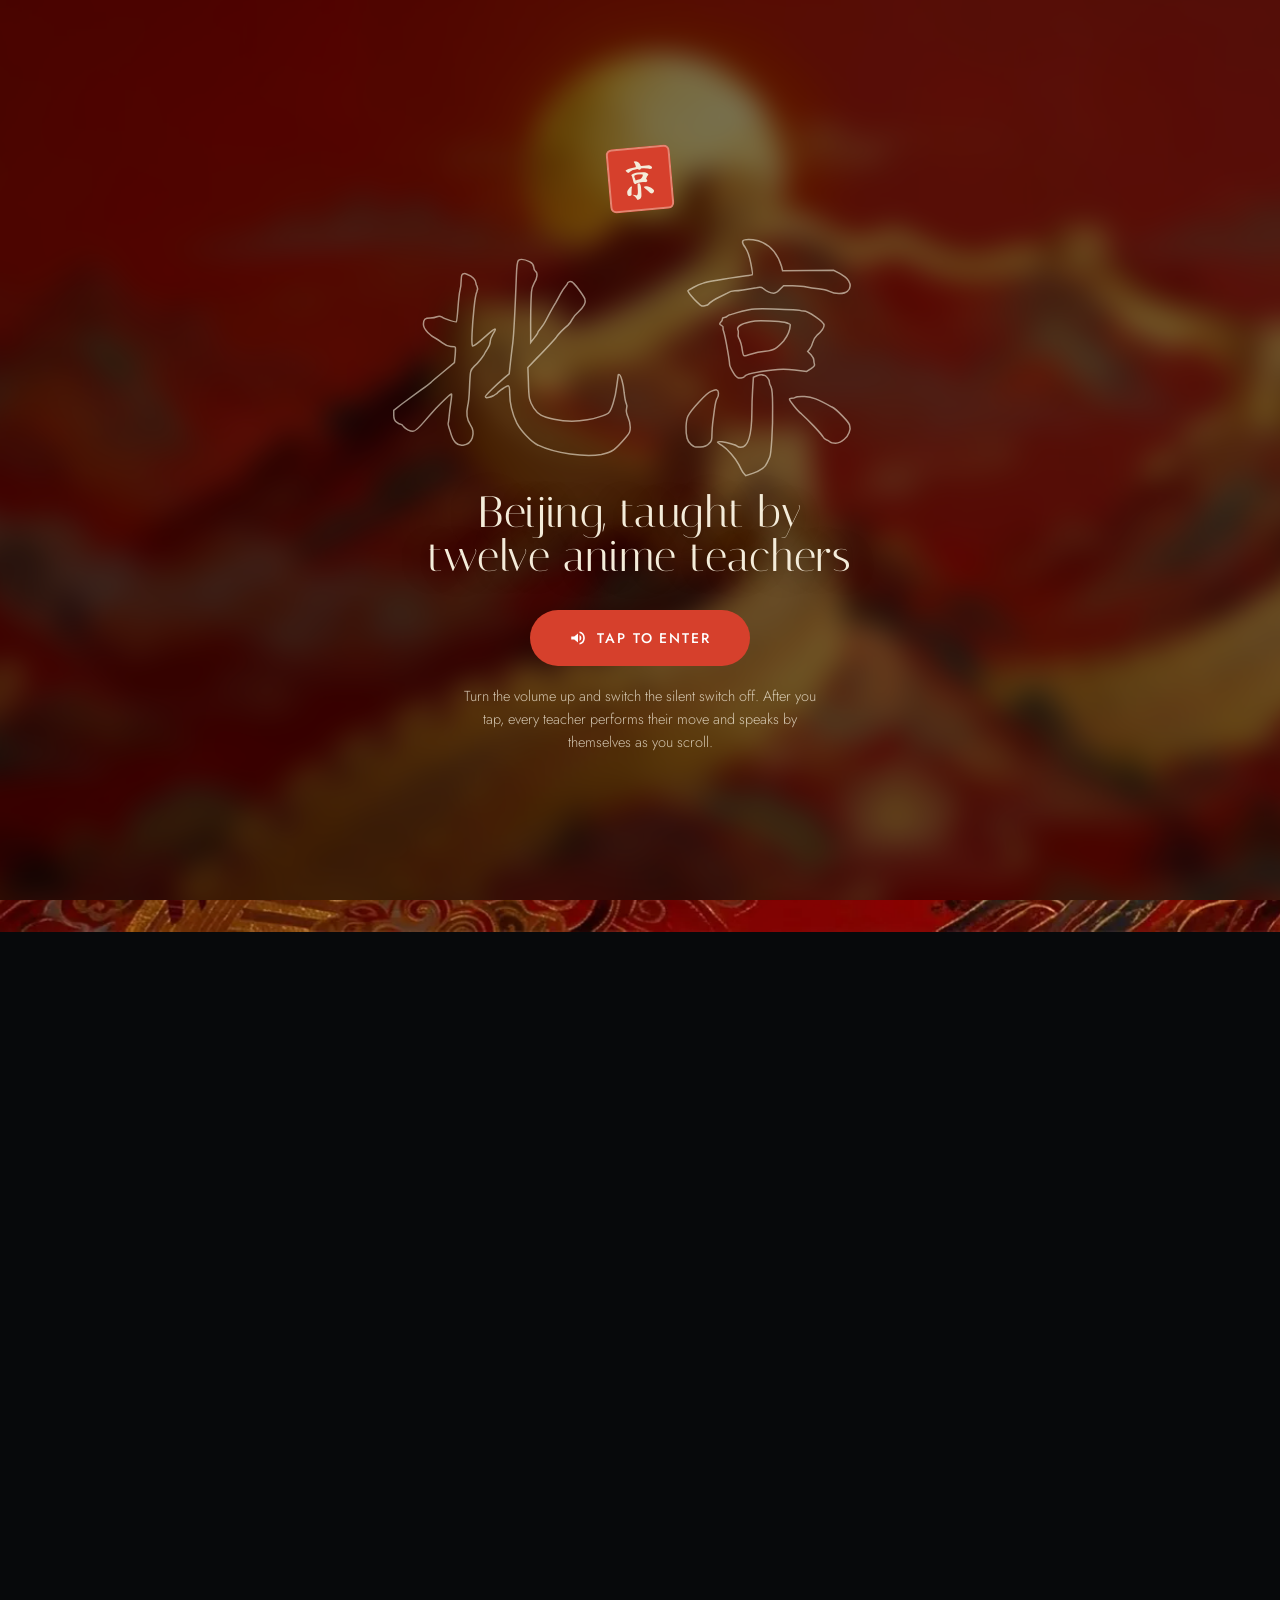
<file: index.html>
<!doctype html>
<html lang="en">
<head>
<meta charset="utf-8">
<meta name="viewport" content="width=device-width, initial-scale=1">
<title>Beijing, taught by twelve anime teachers | A. Antony Bescki</title>
<meta name="description" content="A Chinese class project by A. Antony Bescki, RA2611026010076. Scroll through Beijing and watch twelve anime teachers perform their special moves, with sound.">
<meta name="theme-color" content="#07090B">
<link rel="canonical" href="v3/">
<meta http-equiv="refresh" content="0; url=v3/">
<script>location.replace('v3/' + location.hash);</script>
<style>body{margin:0;min-height:100vh;display:grid;place-items:center;background:#07090B;color:#F4ECDA;font:300 18px/1.6 system-ui,sans-serif;text-align:center}a{color:#F4ECDA;display:inline-block;margin-top:14px;padding:12px 28px;border:1px solid #D9B35F;border-radius:99px;text-decoration:none}</style>
</head>
<body><main><p>Opening Beijing...</p><a href="v3/">Open it now</a></main></body>
</html>
</file>
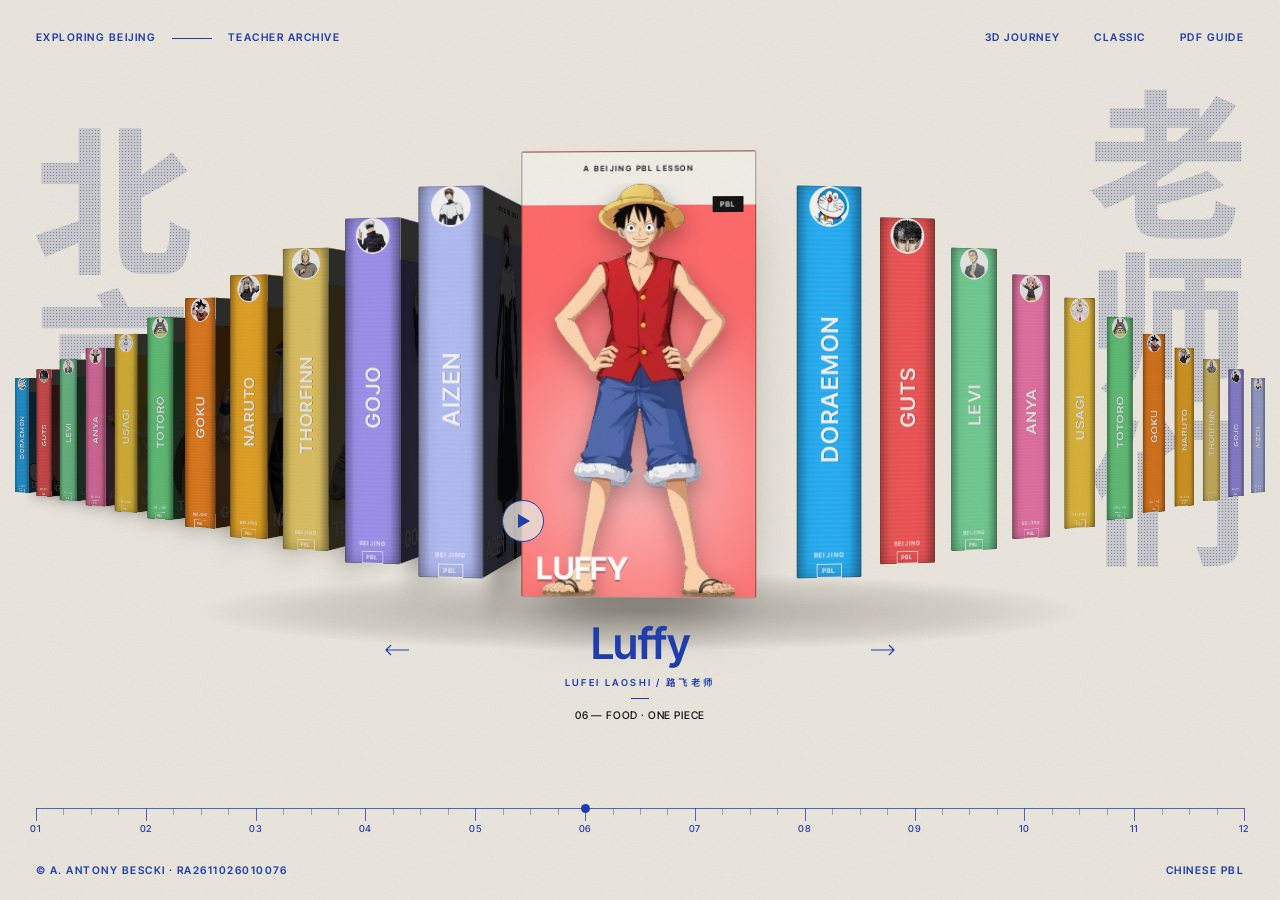
<file: archive/index.html>
<!doctype html><html lang="en"><head><meta charset="utf-8"><meta name="viewport" content="width=device-width, initial-scale=1, viewport-fit=cover"><title>Teacher Archive · Exploring Beijing 北京</title>
<meta name="description" content="A curved VHS-shelf archive of the twelve anime teachers of Exploring Beijing. Chinese PBL by A. Antony Bescki (RA2611026010076).">
<link rel="preconnect" href="https://fonts.googleapis.com"><link rel="preconnect" href="https://fonts.gstatic.com" crossorigin>
<link rel="stylesheet" href="https://fonts.googleapis.com/css2?family=Inter+Tight:wght@500;600&family=Newsreader:ital,wght@0,400;1,400&family=Noto+Sans+SC:wght@500;800&display=swap">
<style>
:root { --paper: #ECE8E0; --sheet: #F3F0EA; --ink: #141414; --muted: #6D6A63; --cobalt: #1F3FB0; --rule: rgba(20, 20, 20, .9); --ease: cubic-bezier(.2, .8, .2, 1); --H: min(47vh, 33vw); --cy: 41%; --sans: "Inter Tight", "Noto Sans SC", system-ui, sans-serif; --serif: "Newsreader", Georgia, serif; }
* { box-sizing: border-box; margin: 0; padding: 0; } html, body { height: 100%; }
body { background: var(--paper); color: var(--ink); font-family: var(--sans); overflow: hidden; user-select: none; -webkit-user-select: none; -webkit-font-smoothing: antialiased; }
body::after { content: ""; position: fixed; inset: 0; z-index: 40; pointer-events: none; mix-blend-mode: multiply; opacity: .6; background: url("data:image/svg+xml,%3Csvg xmlns='http://www.w3.org/2000/svg' width='220' height='220'%3E%3Cfilter id='n'%3E%3CfeTurbulence type='fractalNoise' baseFrequency='.85' numOctaves='3' stitchTiles='stitch'/%3E%3CfeColorMatrix values='0 0 0 0 .45 0 0 0 0 .42 0 0 0 0 .38 0 0 0 .22 0'/%3E%3C/filter%3E%3Crect width='220' height='220' filter='url(%23n)'/%3E%3C/svg%3E"); }
a { color: inherit; text-decoration: none; } button { font: inherit; color: inherit; background: none; border: 0; cursor: pointer; }
.lbl { font-weight: 600; font-size: 10.5px; line-height: 1; letter-spacing: .14em; text-transform: uppercase; } .box { display: inline-flex; align-items: center; height: 21px; padding: 0 8px; border: 1px solid var(--rule); }
:focus-visible { outline: 2px solid var(--cobalt); outline-offset: 3px; }
.top { position: fixed; left: 0; right: 0; top: 0; height: 76px; padding: 0 36px; display: flex; align-items: center; justify-content: space-between; color: var(--cobalt); z-index: 30; }
.top .l, .top .r { display: flex; align-items: center; gap: 16px; } .top .r { gap: 34px; } .top .ln { width: 40px; height: 1px; background: var(--cobalt); } .top a { min-height: 44px; display: inline-flex; align-items: center; }
.kj { position: fixed; z-index: 1; writing-mode: vertical-rl; font: 800 min(19vh, 12.5vw)/1.02 "Noto Sans SC", sans-serif; letter-spacing: .02em; color: transparent; background: radial-gradient(circle at 50% 50%, rgba(64, 82, 138, .55) 0 36%, transparent 40%) 0 0 / 3px 3px, linear-gradient(rgba(110, 122, 160, .26), rgba(110, 122, 160, .26)); -webkit-background-clip: text; background-clip: text; pointer-events: none; }
.kj.a { left: 2.4vw; top: 13vh; } .kj.b { right: 2.4vw; top: 9vh; }
.floor { position: fixed; z-index: 2; left: 50%; transform: translateX(-50%); pointer-events: none; background: radial-gradient(50% 50% at 50% 40%, rgba(40, 32, 20, .3), rgba(40, 32, 20, .1) 55%, transparent 72%); }
.shelf { position: fixed; left: 0; right: 0; z-index: 10; perspective: 1400px; perspective-origin: 50% 50%; touch-action: pan-y; cursor: grab; } .shelf.drag { cursor: grabbing; }
.stage { position: absolute; left: 50%; top: 50%; width: 0; height: 0; transform-style: preserve-3d; }
.tape { position: absolute; left: 0; top: 0; width: 0; height: 0; transform-style: preserve-3d; will-change: transform; }
.sp, .cv { position: absolute; top: calc(var(--H) / -2); height: var(--H); backface-visibility: hidden; -webkit-backface-visibility: hidden; border-radius: 2px; overflow: hidden; }
.sp::after, .cv::after { content: ""; position: absolute; inset: 0; background: #000; opacity: var(--shade, 0); pointer-events: none; }
.sp { background: var(--ac); display: grid; grid-template-rows: auto 1fr auto; justify-items: center; padding: 7% 0 6%; box-shadow: inset 0 0 0 1px rgba(0, 0, 0, .25), inset 0 0 22px rgba(0, 0, 0, .28); color: #fff; }
.sp::before { content: ""; position: absolute; inset: 0; background: linear-gradient(90deg, rgba(0, 0, 0, .22), transparent 18%, transparent 80%, rgba(0, 0, 0, .28)), repeating-linear-gradient(0deg, rgba(255, 255, 255, .05) 0 2px, transparent 2px 5px); pointer-events: none; }
.sp .pt { width: 62%; aspect-ratio: 1; border-radius: 50%; overflow: hidden; background: #fff; border: 2px solid rgba(255, 255, 255, .85); } .sp .pt img { width: 100%; height: 130%; object-fit: cover; object-position: 50% 0; display: block; }
.sp .nm { writing-mode: vertical-rl; transform: rotate(180deg); align-self: center; font: 600 calc(var(--H) * .062) var(--sans); letter-spacing: .06em; text-transform: uppercase; white-space: nowrap; text-shadow: 0 1px 0 rgba(0, 0, 0, .25); }
.sp .tg { display: grid; gap: 5px; justify-items: center; font-size: calc(var(--H) * .017); letter-spacing: .14em; font-weight: 600; } .sp .tg b { border: 1px solid rgba(255, 255, 255, .85); padding: 2px 5px; font-weight: 600; }
.cv { background: linear-gradient(180deg, var(--sheet) 0 12%, var(--ac) 12%); border: 1px solid rgba(0, 0, 0, .35); box-shadow: 0 34px 60px -30px rgba(20, 16, 10, .6); display: grid; grid-template-rows: auto 1fr; }
.cv .h { padding: calc(var(--H) * .025) 0; text-align: center; font-size: calc(var(--H) * .017); letter-spacing: .2em; font-weight: 600; text-transform: uppercase; color: var(--ink); }
.cv .art { position: relative; overflow: hidden; background: radial-gradient(circle at 50% 70%, rgba(255, 255, 255, .55), transparent 62%); } .cv .art img { position: absolute; left: 0; right: 0; bottom: 0; width: 100%; height: 100%; object-fit: contain; object-position: 50% 100%; filter: drop-shadow(0 8px 10px rgba(0, 0, 0, .3)); }
.cv .big { position: absolute; left: 6%; bottom: 3%; font: 700 calc(var(--H) * .07)/1 var(--sans); letter-spacing: -.02em; color: #fff; text-transform: uppercase; text-shadow: 0 2px 0 rgba(0, 0, 0, .25); }
.cv .vh { position: absolute; right: 5%; top: 3%; background: var(--ink); color: #fff; font-size: calc(var(--H) * .016); letter-spacing: .16em; padding: 3px 7px; font-weight: 600; }
.play { position: fixed; z-index: 12; width: 42px; height: 42px; margin: -21px 0 0 -21px; border: 1px solid var(--cobalt); border-radius: 50%; background: rgba(236, 232, 224, .8); display: grid; place-items: center; pointer-events: none; } .play::before { content: ""; border-left: 12px solid var(--cobalt); border-top: 7px solid transparent; border-bottom: 7px solid transparent; margin-left: 3px; }
.cap { position: fixed; z-index: 14; left: 50%; transform: translateX(-50%); display: grid; gap: 10px; justify-items: center; text-align: center; color: var(--cobalt); pointer-events: none; }
.m { position: relative; overflow: hidden; width: min(80vw, 640px); display: grid; } .m > span { grid-area: 1 / 1; text-align: center; }
.cap .t { font: 600 clamp(28px, 3.4vw, 46px)/1.15 var(--sans); letter-spacing: -.015em; } .cap .s { font-size: 9.5px; letter-spacing: .24em; font-weight: 600; text-transform: uppercase; } .cap .rl { width: 18px; height: 1px; background: var(--cobalt); } .cap .y { color: var(--ink); font-weight: 500; font-size: 10.5px; letter-spacing: .08em; text-transform: uppercase; }
.arr { position: fixed; z-index: 15; width: 44px; height: 44px; display: grid; place-items: center; color: var(--cobalt); } .arr svg { width: 24px; height: 12px; fill: none; stroke: currentColor; stroke-width: 1.2; }
.tl { position: fixed; left: 36px; right: 36px; bottom: 64px; height: 40px; z-index: 15; color: var(--cobalt); cursor: pointer; } .tl .ln { position: absolute; left: 0; right: 0; top: 12px; height: 1px; background: var(--cobalt); opacity: .75; }
.tl .tk { position: absolute; top: 12px; width: 1px; background: var(--cobalt); } .tl .tk.M { height: 13px; opacity: .75; } .tl .tk.m { height: 7px; opacity: .4; }
.tl .yl { position: absolute; top: 27px; font-weight: 500; font-size: 9.5px; letter-spacing: .06em; transform: translateX(-50%); white-space: nowrap; } .tl .dot { position: absolute; top: 12px; width: 9px; height: 9px; margin: -4px 0 0 -4px; border-radius: 50%; background: var(--cobalt); }
.ft { position: fixed; left: 36px; right: 36px; bottom: 24px; display: flex; justify-content: space-between; color: var(--cobalt); z-index: 15; }
.detail { position: fixed; inset: 0; z-index: 60; background: var(--sheet); display: none; grid-template-columns: 1fr 1fr; gap: 4vw; padding: 110px 6vw 56px 7vw; overflow: auto; }
.detail .x { position: fixed; right: 36px; top: 28px; z-index: 5; color: var(--cobalt); } .detail .lc { align-self: center; max-width: 520px; display: grid; gap: 18px; justify-items: start; } .detail .lc .m { width: 100%; }
.detail .lc .m > span { text-align: left; } .detail .dt { font: 600 clamp(44px, 5.2vw, 80px)/1 var(--sans); letter-spacing: -.03em; color: var(--cobalt); } .detail .ds { color: var(--cobalt); } .detail .dm { color: var(--muted); font-size: 12px; letter-spacing: .08em; text-transform: uppercase; font-weight: 500; }
.detail .sy { font: 400 17px/1.5 var(--serif); max-width: 42ch; } .detail .cr { font: italic 400 15px var(--serif); color: var(--muted); } .go { display: inline-flex; align-items: center; gap: 10px; min-height: 44px; padding: 0 20px; border: 1px solid var(--cobalt); color: var(--cobalt); }
.detail .poster { align-self: center; justify-self: center; height: min(100%, 78vh); aspect-ratio: 474 / 900; position: relative; overflow: hidden; background: linear-gradient(180deg, var(--sheet) 0 8%, var(--ac) 8%); border: 1px solid rgba(0, 0, 0, .3); } .detail .poster img { position: absolute; left: 0; bottom: 0; width: 100%; height: 100%; object-fit: contain; object-position: 50% 100%; } .detail .poster .big { position: absolute; left: 6%; bottom: 3%; font: 700 clamp(30px, 4vw, 54px)/1 var(--sans); color: #fff; text-transform: uppercase; text-shadow: 0 2px 0 rgba(0, 0, 0, .25); }
@media (max-width: 767px) { :root { --H: min(68vw, 40svh); --cy: 43%; } .top { height: 60px; padding: 0 16px; } .top .nv { display: none; } .top .ln { width: 22px; } .kj { font-size: 22vw; opacity: .8; } .cap .t { font-size: 27px; } .tl { left: 16px; right: 16px; bottom: 54px; } .tl .yl:nth-of-type(even) { display: none; } .ft { left: 16px; right: 16px; } .arr.a1, .arr.a2 { bottom: 118px; top: auto !important; } .arr.a1 { left: 8px !important; } .arr.a2 { right: 8px !important; left: auto !important; }
  .detail { grid-template-columns: 1fr; padding: 90px 22px 40px; } .detail .poster { order: -1; height: 46svh; } .detail .dt { font-size: 42px; } }
@media (prefers-reduced-motion: reduce) { * { animation-duration: 1ms !important; transition-duration: 1ms !important; } }
</style></head><body>
<header class="top"><div class="l lbl"><a href="../">Exploring Beijing</a><span class="ln"></span><span>Teacher archive</span></div><div class="r lbl nv"><a href="../">3D journey</a><a href="../classic/">Classic</a><a href="../Exploring-Beijing-Travel-Guide.pdf" download>PDF guide</a></div></header>
<div class="kj a" aria-hidden="true">北京</div><div class="kj b" aria-hidden="true">老师们</div><div class="floor"></div>
<section class="shelf" aria-label="Teacher shelf"><div class="stage"></div></section><div class="play" aria-hidden="true"></div>
<div class="cap" aria-live="polite"><div class="m t"></div><div class="m s lbl"></div><div class="rl"></div><div class="m y"></div></div>
<button class="arr a1" aria-label="Previous teacher"><svg viewBox="0 0 24 12"><path d="M6 1L1 6l5 5M1 6h23"/></svg></button><button class="arr a2" aria-label="Next teacher"><svg viewBox="0 0 24 12"><path d="M18 1l5 5-5 5M23 6H0"/></svg></button>
<div class="tl" aria-hidden="false"><div class="ln"></div><div class="dot"></div></div>
<footer class="ft lbl"><span>© A. Antony Bescki · RA2611026010076</span><span>Chinese PBL</span></footer>
<section class="detail" aria-label="Teacher details"><button class="x box lbl">Close / 閉じる</button><div class="lc"><div class="m ds lbl"></div><div class="m"><span class="dt"></span></div><div class="m"><span class="dm"></span></div><div class="m"><span class="sy"></span></div><div class="m"><span class="cr"></span></div><a class="go lbl" href="../">Open this chapter / 开始</a></div><div class="poster"><img alt="" draggable="false"><span class="big"></span></div></section>
<script id="d" type="application/json">[{"id": "intro", "img": "goku", "name": "Goku", "tz": "悟空老师", "tpy": "Wùkōng lǎoshī", "anime": "Dragon Ball", "ac": "#FF8A1F", "say": "Hey, I’m Goku! Welcome to Beijing, the northern capital of China. About 22 million people live here — that’s a lot of power! Let’s explore it together.", "shout": "KA-ME-HA-ME-HA!", "vz": "欢迎", "nm": "Welcome", "title": "Welcome to the Northern Capital"}, {"id": "wall", "img": "naruto", "name": "Naruto", "tz": "鸣人老师", "tpy": "Míngrén lǎoshī", "anime": "Naruto", "ac": "#FFB627", "say": "I’m Naruto Uzumaki! This is the Great Wall — more than 21,000 kilometres long. Even with a thousand shadow clones, that’s one long run. Believe it!", "shout": "RASENGAN!", "vz": "长城", "nm": "Great Wall", "title": "Dragon of Stone: The Great Wall"}, {"id": "forbidden", "img": "thorfinn", "name": "Thorfinn", "tz": "托尔芬老师", "tpy": "Tuō’ěrfēn lǎoshī", "anime": "Vinland Saga", "ac": "#F2D36B", "say": "I am Thorfinn. For five hundred years, ordinary people could not enter this palace. Walk through it slowly. A true warrior needs no sword — only patience.", "shout": "I HAVE NO ENEMIES", "vz": "故宫", "nm": "Forbidden City", "title": "Inside the Forbidden City"}, {"id": "temple", "img": "gojo", "name": "Gojo", "tz": "五条老师", "tpy": "Wǔtiáo lǎoshī", "anime": "Jujutsu Kaisen", "ac": "#A99BFF", "say": "Yo! Gojo here. The Temple of Heaven was built without a single nail, and it is still standing after six hundred years. Almost as impressive as me. Almost.", "shout": "HOLLOW PURPLE", "vz": "天坛", "nm": "Temples", "title": "Heaven & Harmony: Temples and Gardens"}, {"id": "hutong", "img": "aizen", "name": "Aizen", "tz": "蓝染老师", "tpy": "Lánrǎn lǎoshī", "anime": "Bleach", "ac": "#B9C4FF", "say": "Welcome. I am Aizen. The hutongs look simple, but every door hides a story. Look closely — things are rarely what they seem.", "shout": "SHATTER.", "vz": "胡同", "nm": "Hutongs", "title": "Old Beijing: Hutongs & Culture"}, {"id": "food", "img": "luffy", "name": "Luffy", "tz": "路飞老师", "tpy": "Lùfēi lǎoshī", "anime": "One Piece", "ac": "#FF6B6B", "say": "I’m Luffy! I’m going to eat every dish in Beijing — Peking duck, dumplings, noodles, hot pot! Meat! Let’s eat!", "shout": "GUM-GUM PISTOL!", "vz": "味道", "nm": "Food", "title": "Taste and Reflect: The Flavour of Beijing"}, {"id": "modern", "img": "doraemon", "name": "Doraemon", "tz": "哆啦A梦老师", "tpy": "Duōlā A mèng lǎoshī", "anime": "Doraemon", "ac": "#27B5FF", "say": "I’m Doraemon, a robot cat from the future! Modern Beijing already looks like my century. Hold on tight — here comes the Anywhere Door!", "shout": "ANYWHERE DOOR!", "vz": "未来", "nm": "Modern", "title": "Tomorrow’s Capital: Modern Beijing"}, {"id": "transit", "img": "guts", "name": "Guts", "tz": "格斯老师", "tpy": "Gésī lǎoshī", "anime": "Berserk", "ac": "#FF5A5A", "say": "I’m Guts. I have walked a long road carrying a heavy sword. In Beijing you can put the weight down — the subway carries you instead. Just keep moving forward.", "shout": "DRAGON SLAYER!", "vz": "交通", "nm": "Transit", "title": "Moving Through the City: Iconic Transit"}, {"id": "parks", "img": "levi", "name": "Levi", "tz": "利威尔老师", "tpy": "Lìwēi’ěr lǎoshī", "anime": "Attack on Titan", "ac": "#7CE0A0", "say": "Levi. Listen up. Beijing’s parks are clean — keep them that way. Climb the hill, enjoy the view, and carry your rubbish out.", "shout": "SPINNING SLASH!", "vz": "公园", "nm": "Parks", "title": "Beyond the Walls: Parks, Hills and Tombs"}, {"id": "language", "img": "anya", "name": "Anya", "tz": "阿尼亚老师", "tpy": "Āníyà lǎoshī", "anime": "Spy x Family", "ac": "#FF7EB6", "say": "Anya likes Chinese! Anya will teach you. Say it with Anya: nǐ hǎo! Waku waku!", "shout": "WAKU WAKU!", "vz": "中文", "nm": "Language", "title": "Speak Like a Local: Survival Mandarin"}, {"id": "seasons", "img": "usagi", "name": "Usagi", "tz": "月野兔老师", "tpy": "Yuèyě Tù lǎoshī", "anime": "Sailor Moon", "ac": "#FFD23F", "say": "I’m Usagi! Beijing has four seasons and so many festivals — lanterns, mooncakes and fireworks! In the name of the Moon, I’ll show you the best time to visit!", "shout": "MOON TIARA MAGIC!", "vz": "四季", "nm": "Seasons", "title": "When to Go: Seasons & Festivals"}, {"id": "itinerary", "img": "totoro", "name": "Totoro", "tz": "龙猫老师", "tpy": "Lóngmāo lǎoshī", "anime": "My Neighbor Totoro", "ac": "#6FE08A", "say": "Rrrooaaar… Three days. Slow steps. Big smiles. Follow Totoro.", "shout": "GROW!", "vz": "三日", "nm": "Itinerary", "title": "Three Perfect Days: A Sample Itinerary"}]</script><script>
(function () {
  var D = JSON.parse(document.getElementById('d').textContent), N = D.length, reduce = matchMedia('(prefers-reduced-motion: reduce)').matches, $ = function (s) { return document.querySelector(s); };
  var stage = $('.stage'), shelf = $('.shelf'), floor = $('.floor'), play = $('.play'), cap = $('.cap'), tl = $('.tl'), detail = $('.detail');
  var tapes = [], COPIES = 3, TOT = N * COPIES, MID = N;
  for (var c = 0; c < COPIES; c++) for (var i = 0; i < N; i++) {
    var f = D[i], el = document.createElement('div'); el.className = 'tape'; el.style.setProperty('--ac', f.ac);
    el.innerHTML = '<div class="sp"><div class="pt"><img src="../assets/teachers/' + f.img + '.webp" alt="" draggable="false"></div><div class="nm">' + f.name + '</div><div class="tg"><span>BEIJING</span><b>PBL</b></div></div>' +
      '<div class="cv"><div class="h">A Beijing PBL lesson</div><div class="art"><img src="../assets/teachers/' + f.img + '.webp" alt="' + f.name + '" draggable="false"><span class="vh">PBL</span><span class="big">' + f.name + '</span></div></div>';
    stage.appendChild(el); tapes.push({ el: el, sp: el.firstChild, cv: el.lastChild, i: i, v: c * N + i, lift: 0 });
  }
  var H, ws, d, gap, U, P = 1400, W, Hh, XS = [], sm = function (x) { x = Math.max(0, Math.min(1, x)); return x * x * (3 - 2 * x); };
  function measure() {
    W = innerWidth; Hh = innerHeight; var ph = W < 768; H = ph ? Math.min(W * .68, Hh * .4) : Math.min(Hh * .47, W * .33); ws = H * 142 / 840; d = H * 474 / 900; gap = H * .035; U = H * (ph ? 1.05 : 1.3);
    XS = [0]; var acc = 0; for (var u = 0; u < U * 3; u += 2) { acc += 2 / (1 + Math.pow(u / U, 1.6)); XS.push(acc); }
    var cy = Hh * (ph ? .43 : .41); shelf.style.top = (cy - H / 2 - 50) + 'px'; shelf.style.height = (H + 100) + 'px';
    floor.style.top = (cy + H * .47) + 'px'; floor.style.width = Math.min(W * .96, H * 3.6) + 'px'; floor.style.height = H * .26 + 'px';
    cap.style.top = (cy + H / 2 + Hh * .042) + 'px'; $('.a1').style.top = $('.a2').style.top = (cy + H / 2 + Hh * .042 + 10) + 'px';
    $('.a1').style.left = (W / 2 - Math.min(W * .19, 250) - 22) + 'px'; $('.a2').style.left = (W / 2 + Math.min(W * .19, 250) - 22) + 'px'; state.cy = cy;
  }
  var state = { cy: 0 };
  var xsc = function (u) { var a = Math.abs(u) / 2, k = Math.floor(a), v = XS[Math.min(k, XS.length - 1)] + (XS[Math.min(k + 1, XS.length - 1)] - XS[Math.min(k, XS.length - 1)]) * (a - k); return (u < 0 ? -1 : 1) * v; };
  var rel = function (v, s) { var r = ((v - s) % TOT + TOT) % TOT; return r >= TOT / 2 ? r - TOT : r; };
  var F = function (r) { var a = Math.abs(r), B = a < 1 ? (r + Math.sin(Math.PI * r) / Math.PI) / 2 : (r < 0 ? -.5 : .5); return r * (ws + gap) + (d - ws + 1.4 * gap) * B; };
  var scl = function (u) { return 1 / (1 + Math.pow(Math.abs(u) / U, 1.6)); };
  var s = MID + 5, T = s, tiltX = 0, tiltY = 0, mx = 0, my = 0, active = -1, isOpen = false, dragging = false, moved = false, dragX = 0, T0 = 0, snapT = 0, last = performance.now(), dotX = 0;
  function frame(now) {
    requestAnimationFrame(frame); var dt = Math.min(.05, (now - last) / 1000); last = now;
    var k = dragging ? 18 : 5.2; s += reduce ? T - s : (T - s) * (1 - Math.exp(-k * dt));
    if (s > MID + 4 * N) { s -= 2 * N; T -= 2 * N; } else if (s < MID - 4 * N + N) { s += N; T += N; }
    var settled = Math.abs(T - s) < .3, onCover = settled && !isOpen && Math.abs(mx - W / 2) < .55 * d && Math.abs(my - state.cy) < .55 * H;
    var gx = onCover ? (mx - W / 2) / (.55 * d) * 8 : (mx - W / 2) / W * 4, gy = onCover ? -(my - state.cy) / (H / 2) * 5 : 0, e = 1 - Math.exp(-7 * dt); tiltY += (gx - tiltY) * e; tiltX += (gy - tiltX) * e;
    for (var n = 0; n < tapes.length; n++) {
      var t = tapes[n], r = rel(t.v, s), u = F(r), o = sm(Math.max(0, 1 - Math.abs(r)));
      if (Math.abs(u) > U * 1.95) { if (!t.hid) { t.el.style.display = 'none'; t.hid = true; } continue; } if (t.hid) { t.el.style.display = ''; t.hid = false; }
      var sc = scl(u), kk = 1 / sc, z = P * (1 - kk) + o * H * .1, x = xsc(u) * kk;
      t.lift += ((t.hover && Math.abs(r) > .5 ? 1 : 0) - t.lift) * (1 - Math.exp(-12 * dt));
      var y = (H * .5 * (1 - sc) * .42 + o * H * .012 - t.lift * H * .05) * kk, ry = (u < 0 ? -1 : 1) * Math.min(1, Math.abs(u) / U) * 26 * (1 - o) - 90 * o + tiltY * o;
      t.el.style.transform = 'translate3d(' + x.toFixed(1) + 'px,' + y.toFixed(1) + 'px,' + z.toFixed(1) + 'px) rotateX(' + (tiltX * o).toFixed(2) + 'deg) rotateY(' + ry.toFixed(2) + 'deg)'; t.el.style.zIndex = Math.round(3000 + z);
      t.sp.style.setProperty('--shade', Math.min(.6, o * .55 + (1 - sc) * .32).toFixed(3)); t.cv.style.setProperty('--shade', ((1 - o) * .82).toFixed(3)); t.sp.style.width = ws + 'px'; t.sp.style.left = (-ws / 2) + 'px'; t.sp.style.transform = 'translateZ(' + d / 2 + 'px)'; t.cv.style.width = d + 'px'; t.cv.style.left = (-d / 2) + 'px'; t.cv.style.transform = 'rotateY(90deg) translateZ(' + ws / 2 + 'px)';
    }
    var a = ((Math.round(s) % N) + N) % N; if (a !== active) { setCap(a, Math.sign(T - s) || 1); active = a; }
    var v = ((s % N) + N) % N, tp = v <= N - 1 ? v / (N - 1) : (v < N - .5 ? 1 : 0), tgt = tp; dotX += (tgt - dotX) * (Math.abs(tgt - dotX) > .5 ? 1 : 1 - Math.exp(-14 * dt)); $('.dot').style.left = (dotX * 100) + '%';
    var ps = isOpen ? 0 : sm(Math.max(0, 1 - Math.abs(T - s) * 3)); play.style.transform = 'scale(' + ps.toFixed(3) + ')'; play.style.left = (W / 2 - d / 2 - 6) + 'px'; play.style.top = (state.cy + .36 * H) + 'px';
  }
  function swap(box, text, dir) {
    var span = document.createElement('span'); span.textContent = text; var old = Array.prototype.slice.call(box.children); box.appendChild(span);
    if (reduce) { old.forEach(function (o) { o.remove(); }); return; }
    var opt = { duration: 650, easing: 'cubic-bezier(.2,.8,.2,1)', fill: 'both' };
    span.animate([{ transform: 'translateY(' + dir * 105 + '%)' }, { transform: 'translateY(0)' }], opt);
    old.forEach(function (o) { var an = o.animate([{ transform: getComputedStyle(o).transform }, { transform: 'translateY(' + (-dir * 105) + '%)' }], opt); an.onfinish = function () { o.remove(); }; });
  }
  function setCap(a, dir) { var f = D[a]; swap($('.cap .t'), f.name, dir); swap($('.cap .s'), f.tpy.toUpperCase() + ' / ' + f.tz, dir); swap($('.cap .y'), ('0' + (a + 1)).slice(-2) + ' — ' + f.nm + ' · ' + f.anime, dir); document.documentElement.style.setProperty('--cur', f.ac); }
  /* timeline */
  for (var i = 0; i < N; i++) { var tk = document.createElement('i'); tk.className = 'tk M'; tk.style.left = (i / (N - 1) * 100) + '%'; tl.appendChild(tk); var yl = document.createElement('span'); yl.className = 'yl'; yl.textContent = ('0' + (i + 1)).slice(-2); yl.style.left = (i / (N - 1) * 100) + '%'; tl.appendChild(yl); if (i < N - 1) for (var q = 1; q < 4; q++) { var mt = document.createElement('i'); mt.className = 'tk m'; mt.style.left = ((i + q / 4) / (N - 1) * 100) + '%'; tl.appendChild(mt); } }
  tl.addEventListener('click', function (e) { var r = tl.getBoundingClientRect(), p = Math.max(0, Math.min(1, (e.clientX - r.left) / r.width)), idx = Math.round(p * (N - 1)); goto(idx); });
  function goto(idx) { var cur = Math.round(T), base = cur - (((cur % N) + N) % N); var best = base + idx, alt = [best - N, best, best + N].sort(function (a, b) { return Math.abs(a - cur) - Math.abs(b - cur); })[0]; T = alt; }
  /* inputs */
  $('.a1').addEventListener('click', function () { T = Math.round(T) - 1; }); $('.a2').addEventListener('click', function () { T = Math.round(T) + 1; });
  addEventListener('keydown', function (e) { if (e.key === 'ArrowLeft') T = Math.round(T) - 1; else if (e.key === 'ArrowRight') T = Math.round(T) + 1; else if (e.key === 'Enter' && !isOpen) openD(); else if (e.key === 'Escape' && isOpen) closeD(); });
  addEventListener('pointermove', function (e) { mx = e.clientX; my = e.clientY; if (dragging) { var dx = e.clientX - dragX; if (Math.abs(dx) > 5) moved = true; if (moved) T = T0 - dx / (ws + gap); } });
  shelf.addEventListener('pointerdown', function (e) { if (isOpen) return; dragging = true; moved = false; dragX = e.clientX; T0 = T; shelf.classList.add('drag'); });
  addEventListener('pointerup', function () { if (!dragging) return; dragging = false; shelf.classList.remove('drag'); if (moved) T = Math.round(T); });
  var wt = 0; addEventListener('wheel', function (e) { if (isOpen) return; var dl = Math.abs(e.deltaX) > Math.abs(e.deltaY) ? e.deltaX : e.deltaY; T += dl / (ws + gap) * .5; clearTimeout(wt); wt = setTimeout(function () { T = Math.round(T); }, 160); }, { passive: true });
  tapes.forEach(function (t) { t.el.addEventListener('pointerenter', function () { t.hover = true; }); t.el.addEventListener('pointerleave', function () { t.hover = false; }); t.el.addEventListener('click', function () { if (moved) return; var r = rel(t.v, s); if (Math.abs(r) < .5) openD(); else T = Math.round(T + r); }); });
  /* detail sheet */
  function openD() {
    if (isOpen) return; isOpen = true; T = Math.round(T); var f = D[((Math.round(T) % N) + N) % N], cur = tapes.filter(function (t) { return Math.abs(rel(t.v, T)) < .5; })[0], rc = cur.cv.getBoundingClientRect();
    detail.style.setProperty('--ac', f.ac); $('.dt').textContent = f.name; $('.ds').textContent = f.tpy.toUpperCase() + ' / ' + f.tz; $('.dm').textContent = 'Chapter ' + ('0' + (D.indexOf(f) + 1)).slice(-2) + ' / 12 · ' + f.title; $('.sy').textContent = f.say; $('.cr').textContent = 'Special move: ' + f.shout + ' · ' + f.anime; $('.poster img').src = '../assets/teachers/' + f.img + '.webp'; $('.poster .big').textContent = f.name; $('.go').href = '../#' + f.id;
    detail.style.display = 'grid'; var ins = 'inset(' + rc.top + 'px ' + (W - rc.right) + 'px ' + (Hh - rc.bottom) + 'px ' + rc.left + 'px round 3px)'; var dur = reduce ? 1 : 1050;
    detail.animate([{ clipPath: ins }, { clipPath: 'inset(0 round 0)' }], { duration: dur, easing: 'cubic-bezier(.76,0,.18,1)', fill: 'both' });
    document.querySelectorAll('.detail .m > span, .detail .go, .detail .cr').forEach(function (el, i) { el.animate([{ transform: 'translateY(110%)' }, { transform: 'none' }], { duration: reduce ? 1 : 900, delay: reduce ? 0 : 620 + i * 75, easing: 'cubic-bezier(.2,.8,.2,1)', fill: 'both' }); });
    $('.poster').animate([{ clipPath: 'circle(0% at 50% 62%)' }, { clipPath: 'circle(150% at 50% 62%)' }], { duration: reduce ? 1 : 1250, delay: reduce ? 0 : 520, easing: 'cubic-bezier(.2,.7,.2,1)', fill: 'both' });
  }
  function closeD() {
    if (!isOpen) return; var cur = tapes.filter(function (t) { return Math.abs(rel(t.v, T)) < .5; })[0], rc = cur.cv.getBoundingClientRect(), ins = 'inset(' + rc.top + 'px ' + (W - rc.right) + 'px ' + (Hh - rc.bottom) + 'px ' + rc.left + 'px round 3px)';
    var an = detail.animate([{ clipPath: 'inset(0 round 0)' }, { clipPath: ins }], { duration: reduce ? 1 : 850, easing: 'cubic-bezier(.76,0,.18,1)', fill: 'both' }); an.onfinish = function () { detail.style.display = 'none'; isOpen = false; detail.getAnimations().forEach(function (a) { a.cancel(); }); };
  }
  $('.x').addEventListener('click', closeD); measure(); addEventListener('resize', measure); requestAnimationFrame(frame);
})();
</script></body></html>
</file>
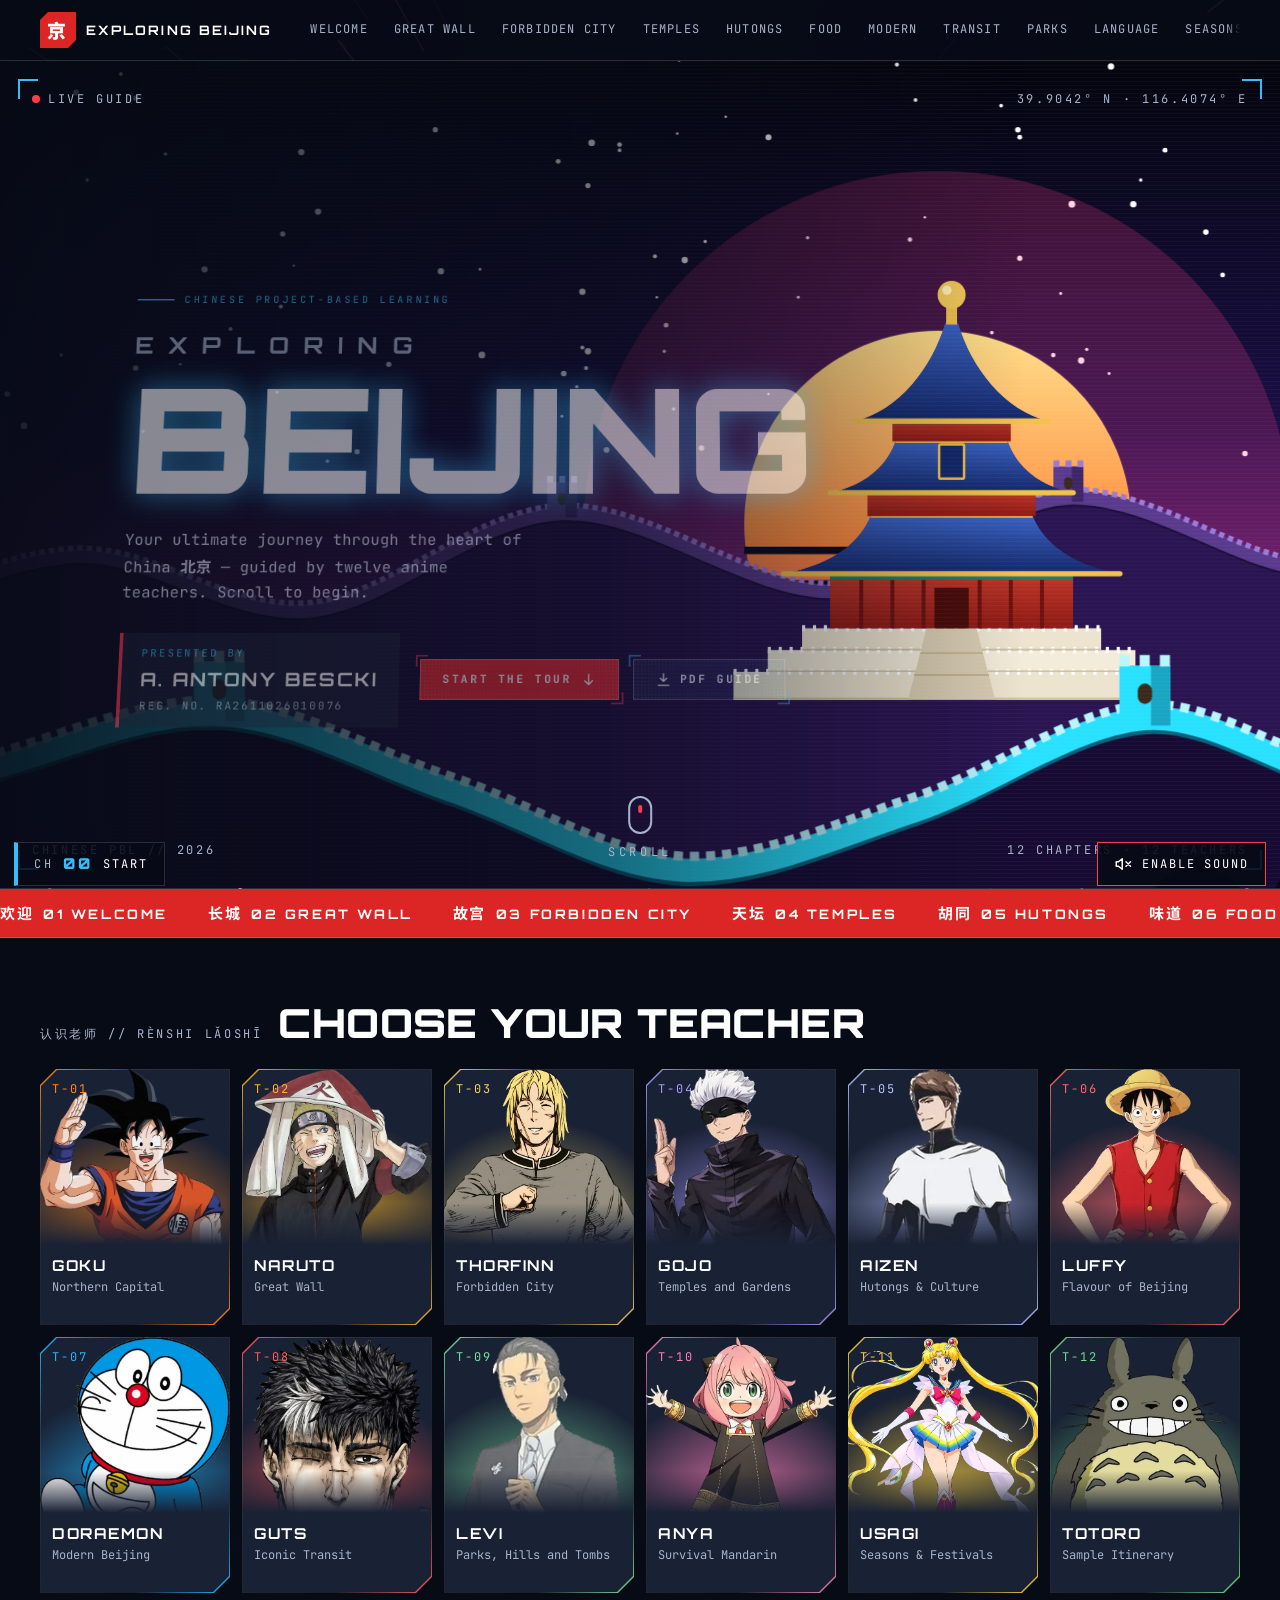
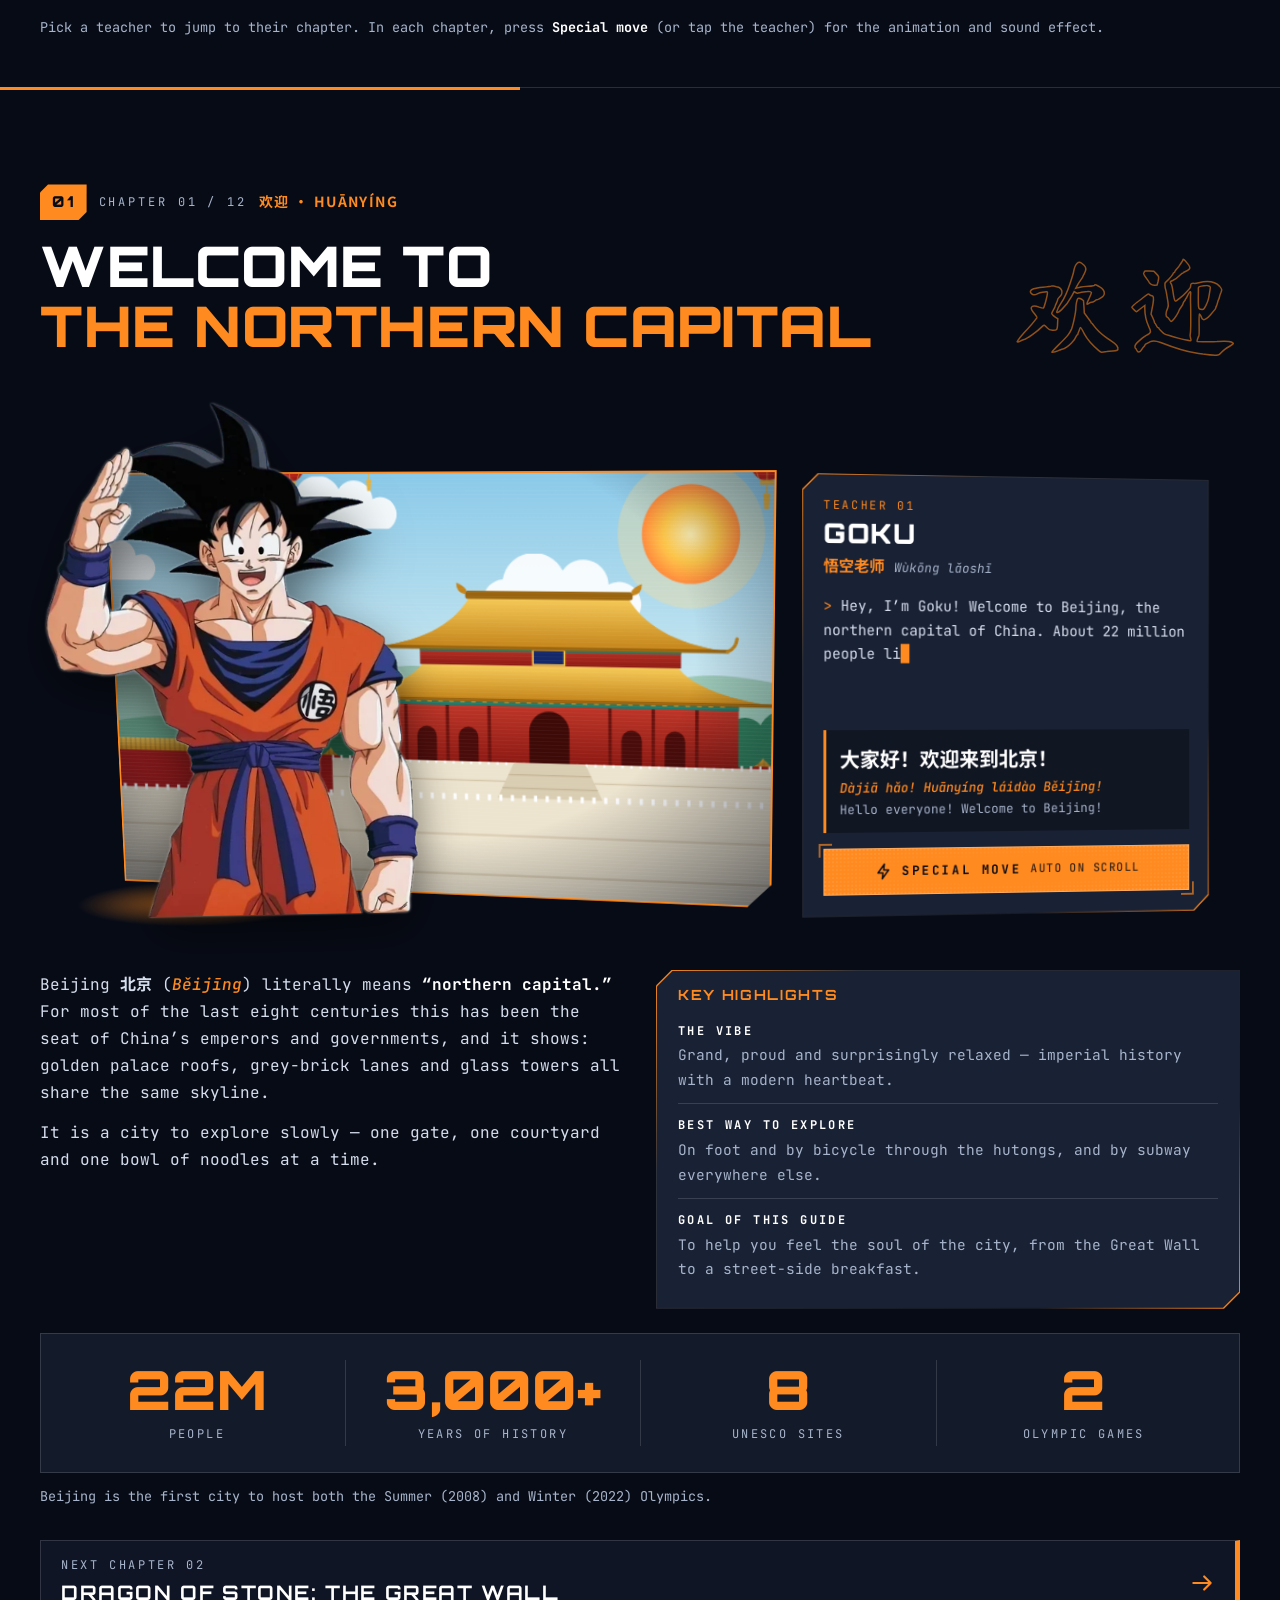
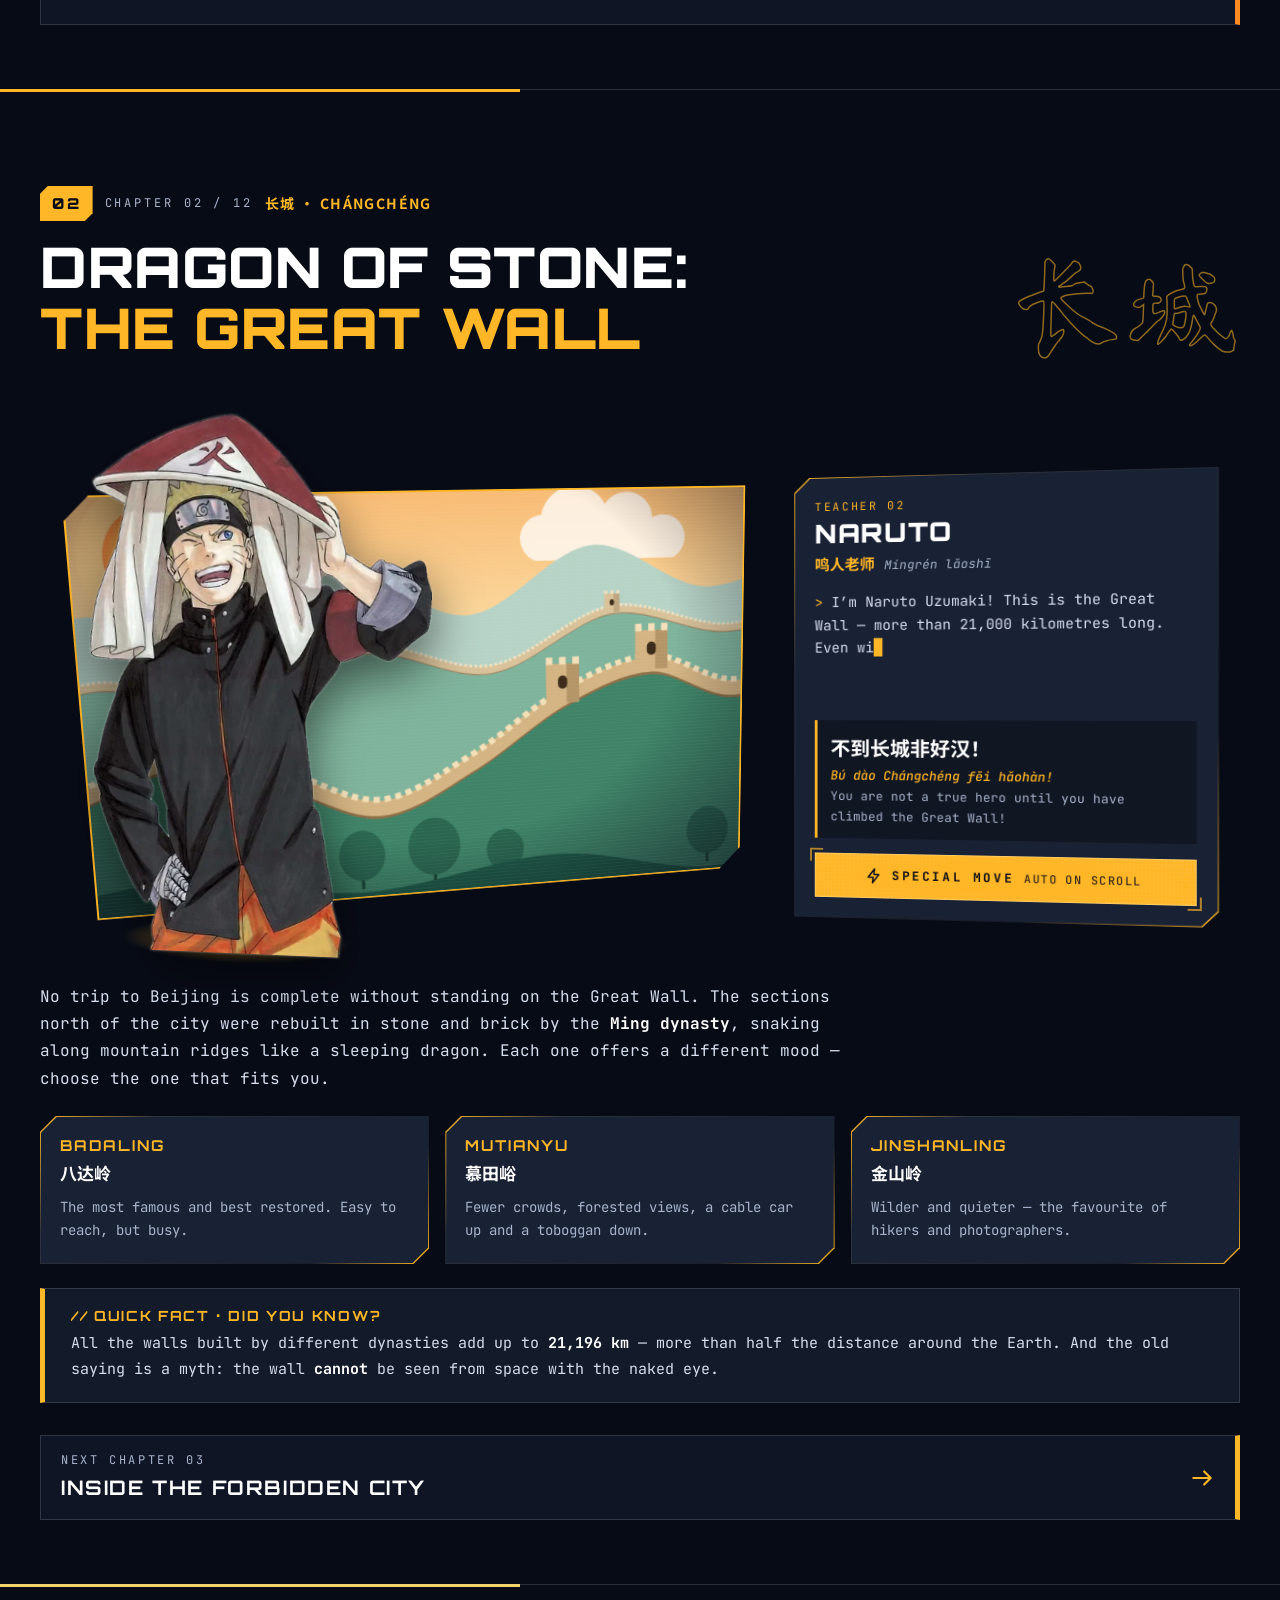
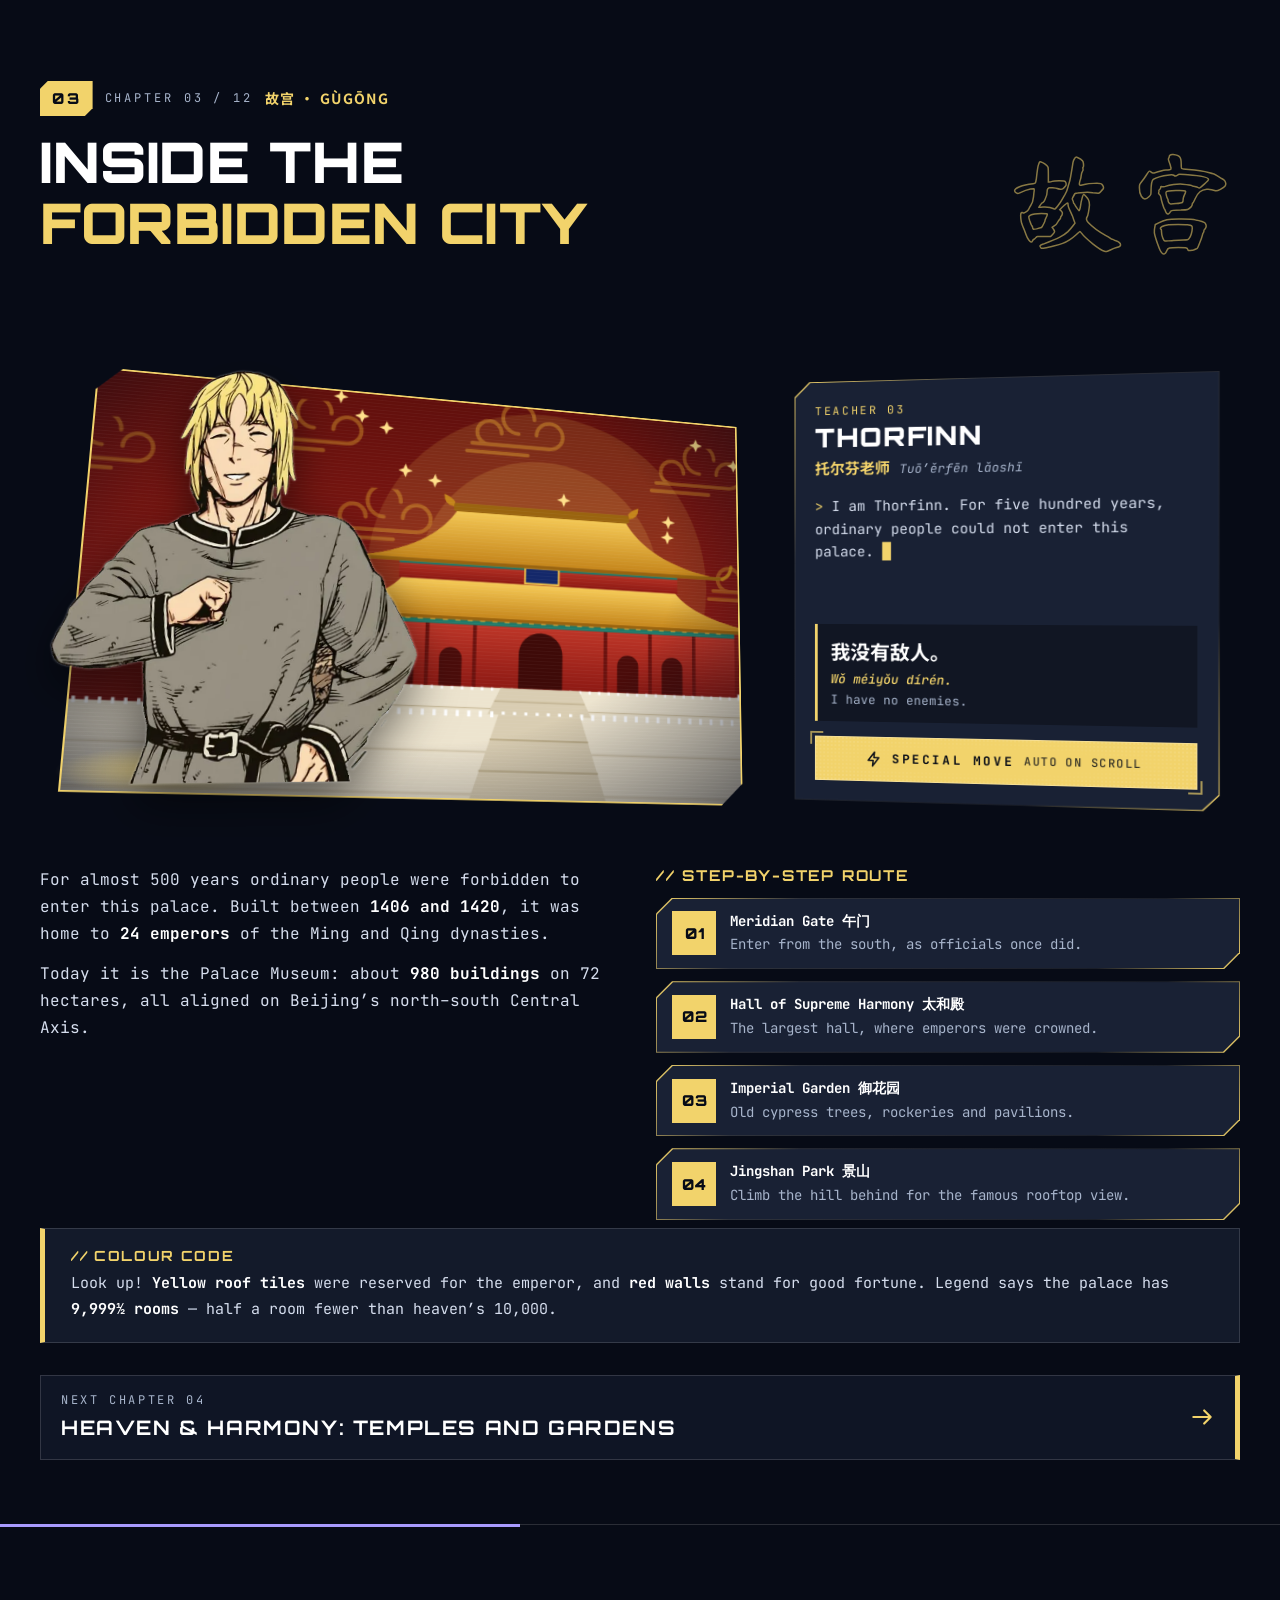
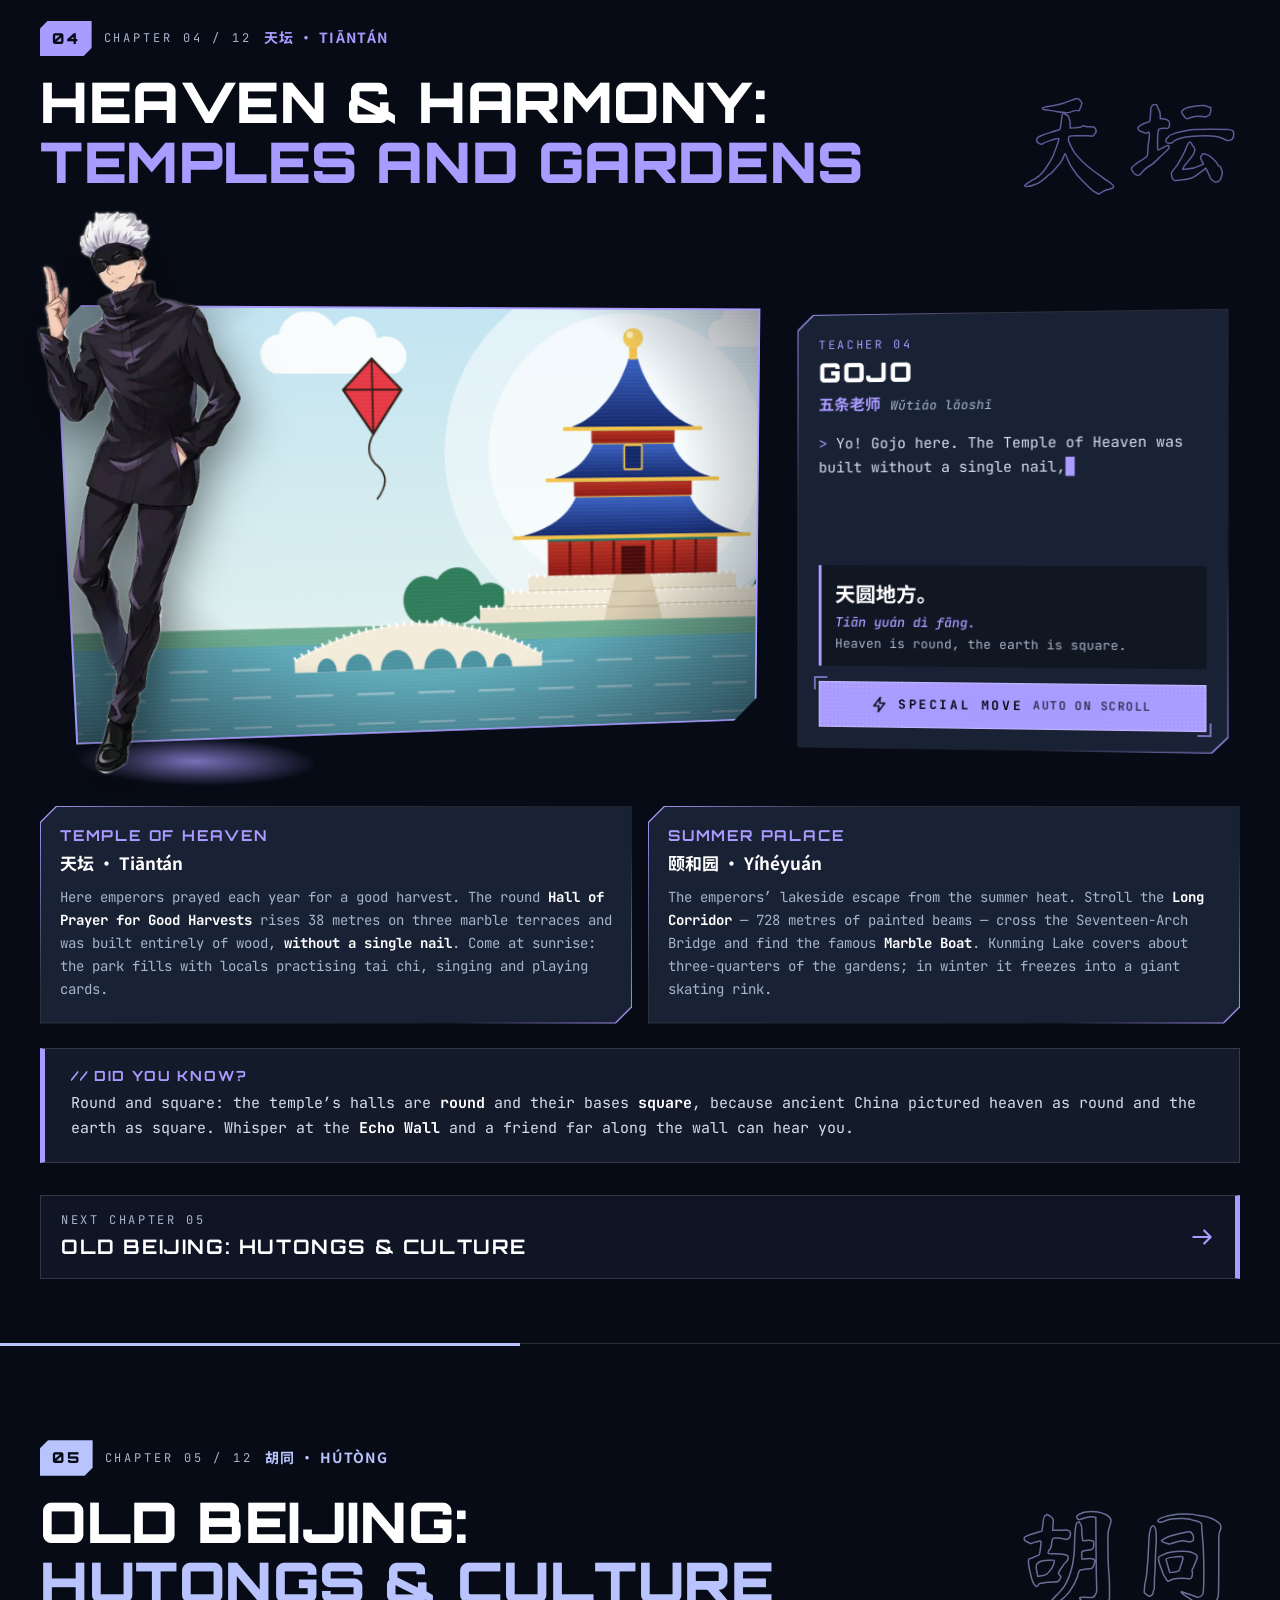
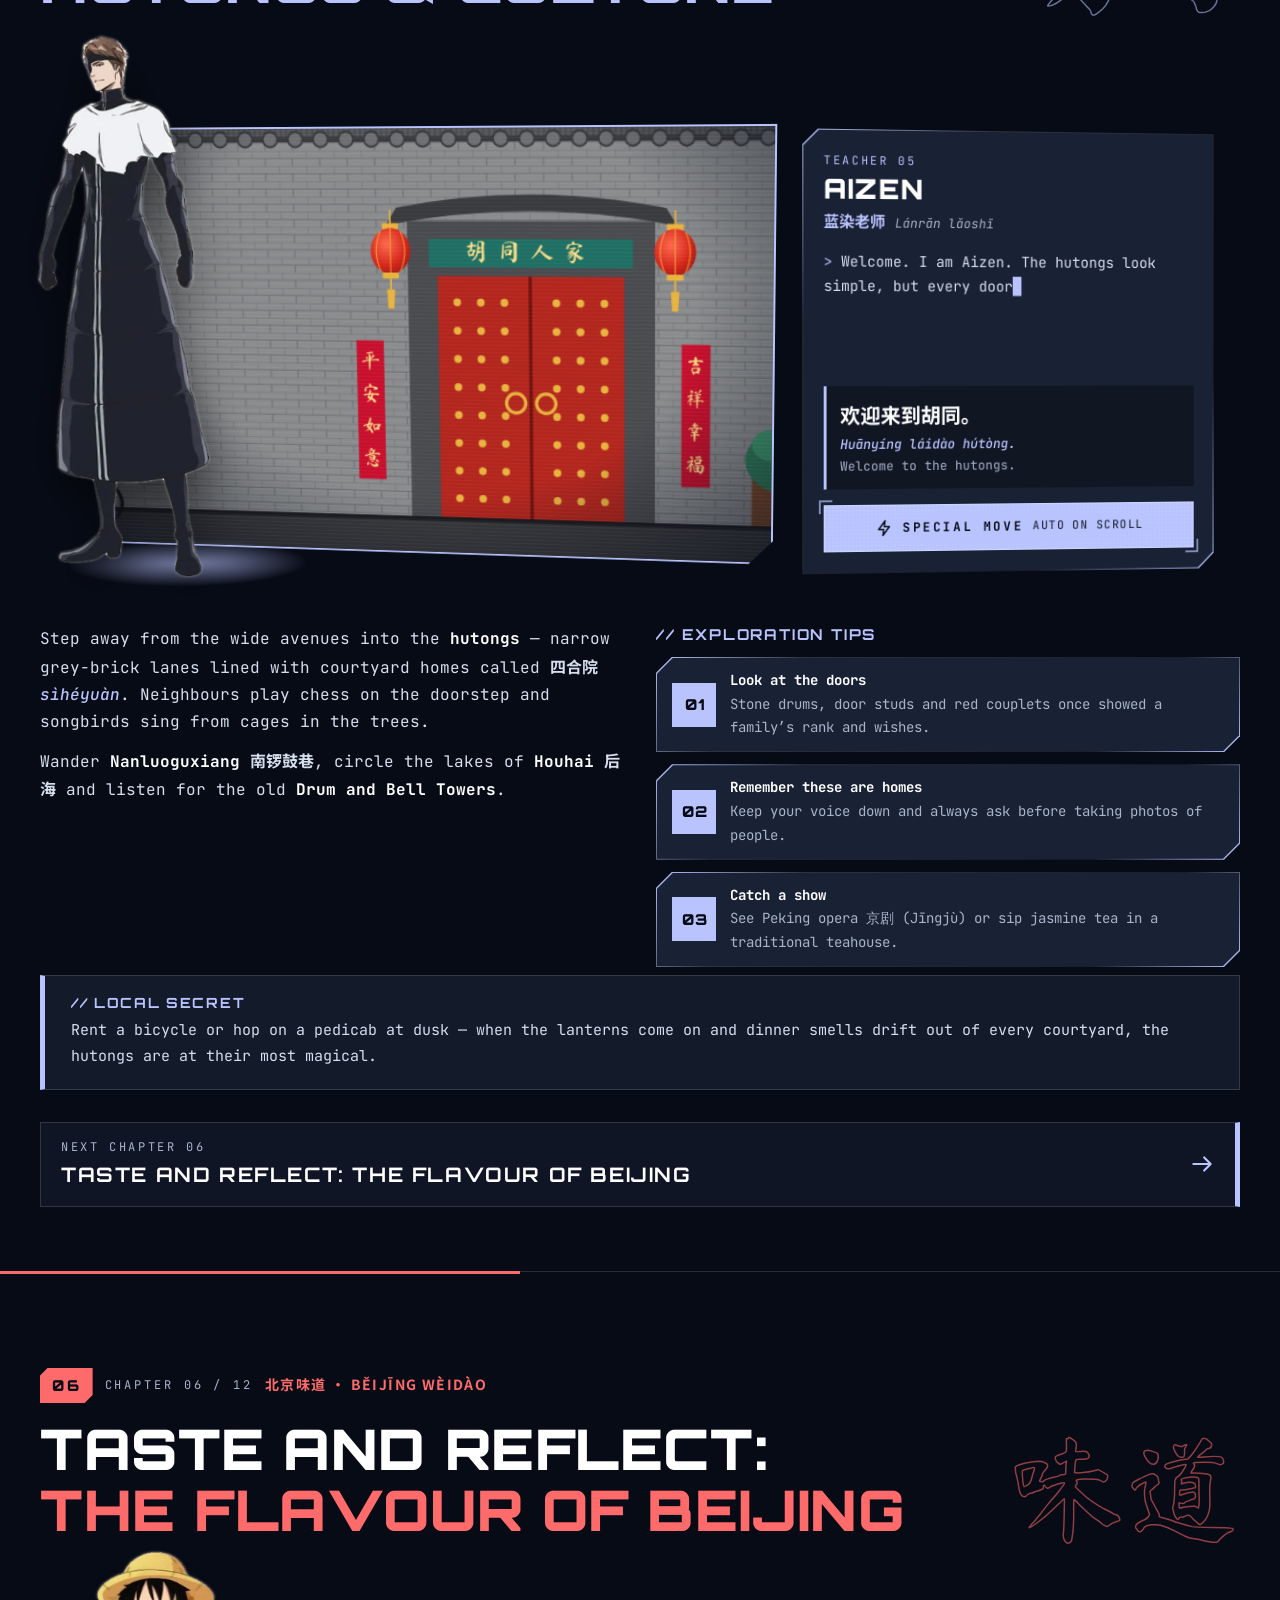
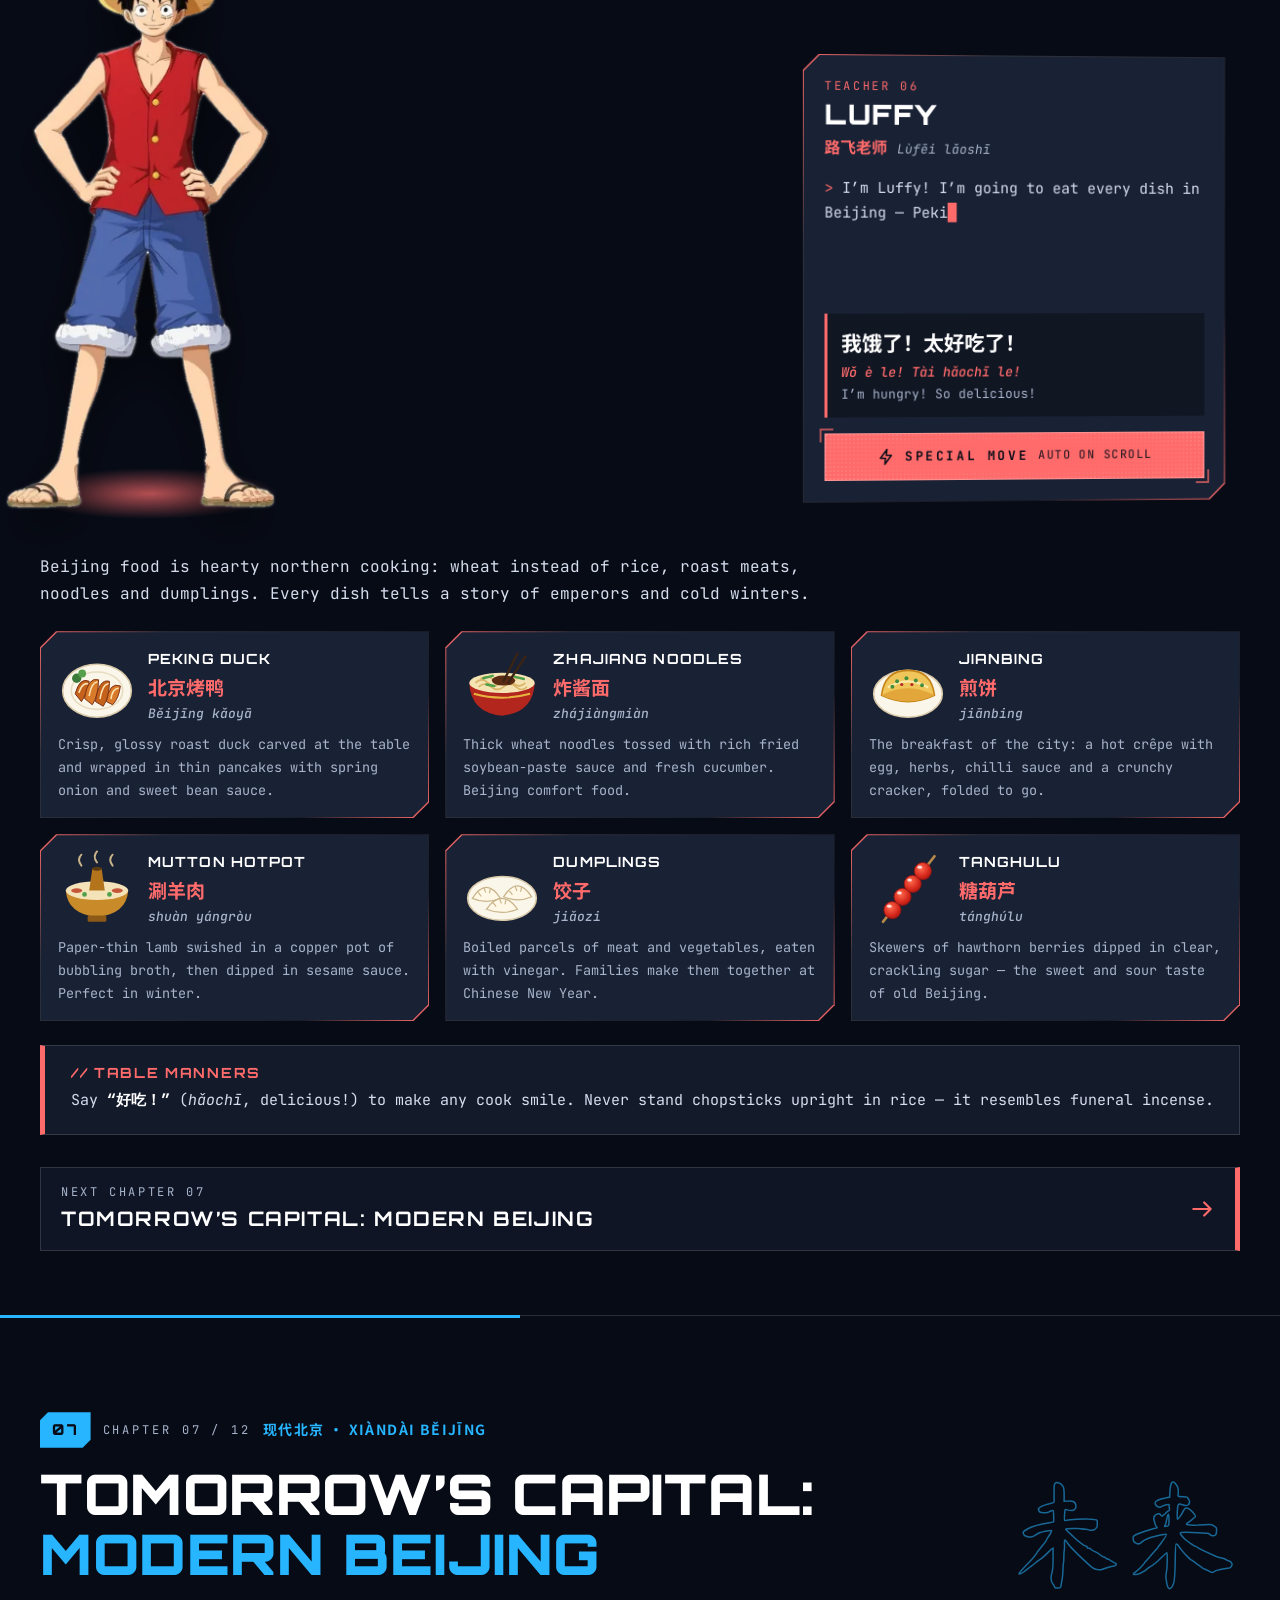
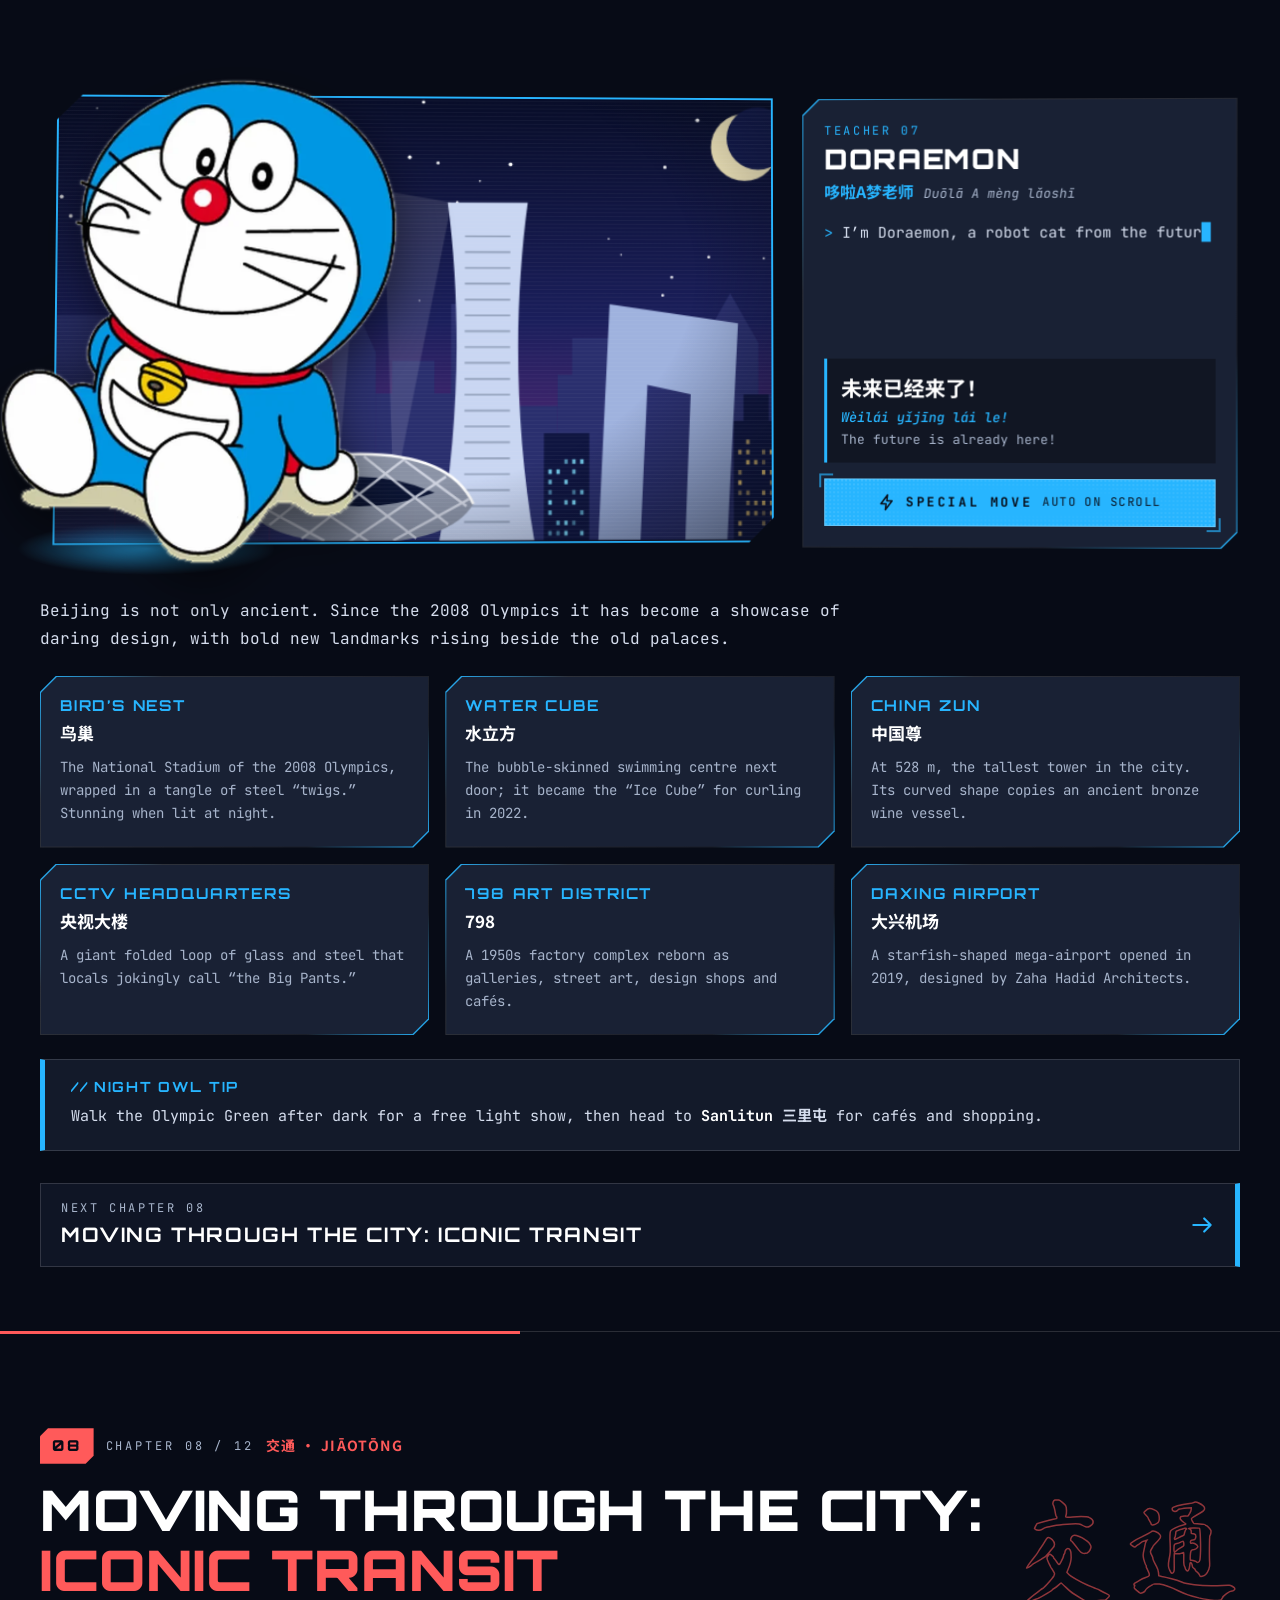
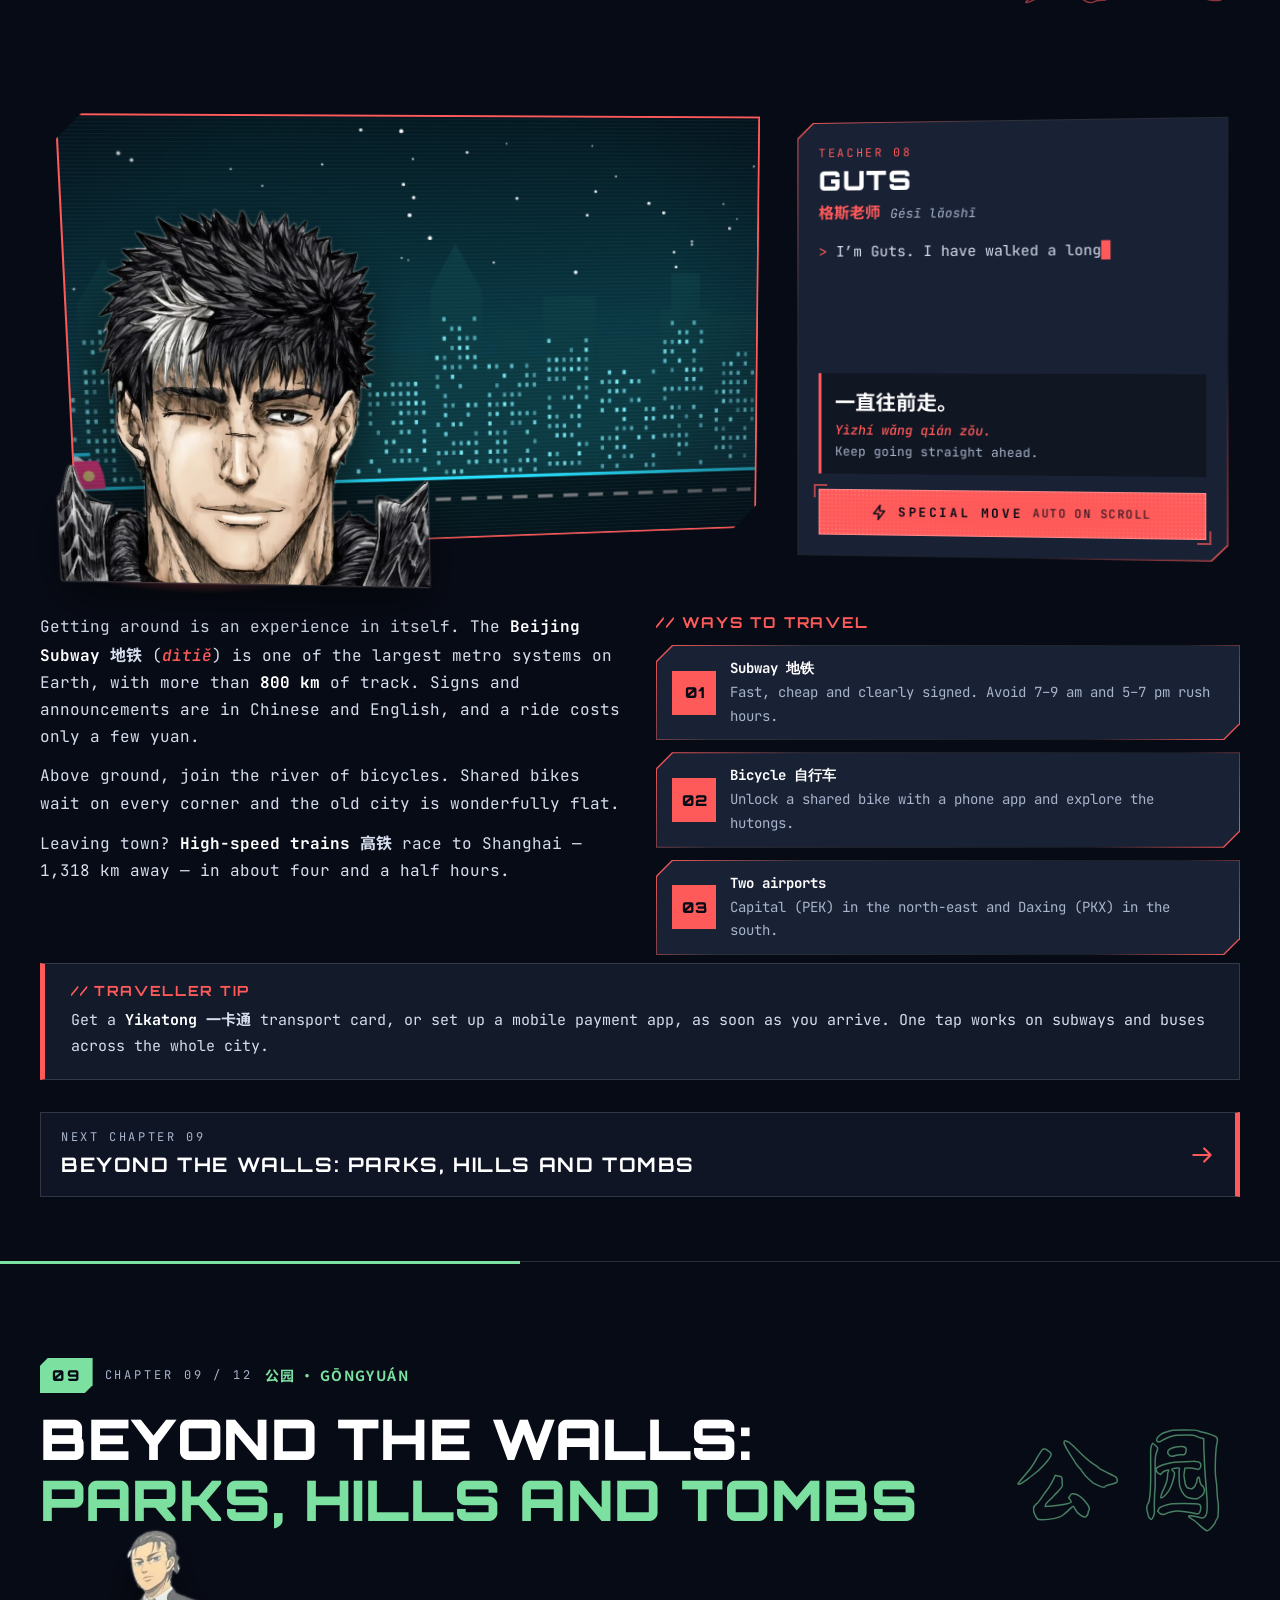
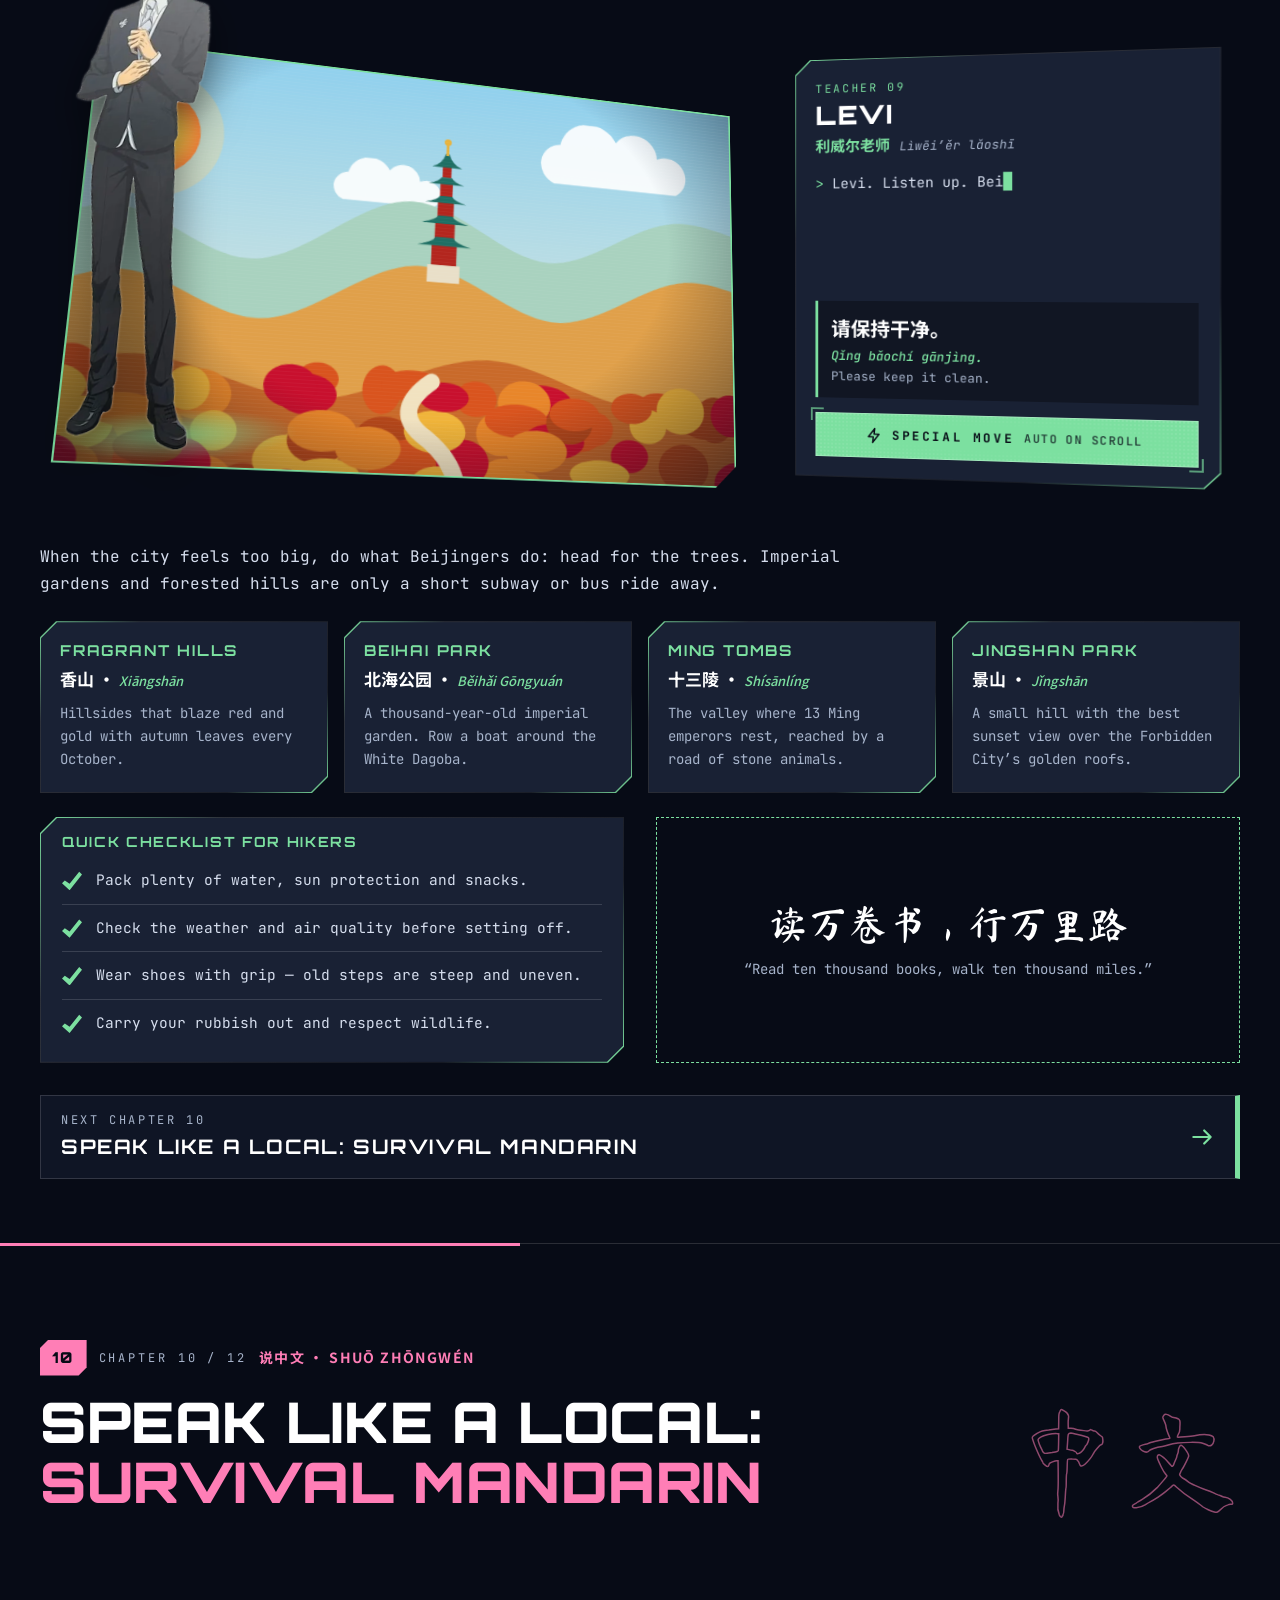
<file: classic/index.html>
<!doctype html>
<html lang="en">
<head>
<meta charset="utf-8">
<meta name="viewport" content="width=device-width, initial-scale=1">
<meta name="theme-color" content="#070B16">
<title>Exploring Beijing 北京 · Chinese PBL — A. Antony Bescki</title>
<meta name="description" content="An animated guide to Beijing taught by twelve anime teachers. Chinese PBL project by A. Antony Bescki (RA2611026010076).">
<link rel="icon" href="data:image/svg+xml,%3Csvg xmlns='http://www.w3.org/2000/svg' viewBox='0 0 100 100'%3E%3Crect width='100' height='100' rx='22' fill='%2304050D'/%3E%3Ctext x='50' y='72' font-size='62' text-anchor='middle' fill='%2327E1FF'%3E京%3C/text%3E%3C/svg%3E">
<link rel="preconnect" href="https://fonts.googleapis.com"><link rel="preconnect" href="https://fonts.gstatic.com" crossorigin>
<link rel="stylesheet" href="https://fonts.googleapis.com/css2?family=JetBrains+Mono:ital,wght@0,400;0,500;0,700;1,500&family=Ma+Shan+Zheng&family=Noto+Sans+SC:wght@500;700;900&family=Orbitron:wght@700;900&display=swap">
<style>/* Design system: UI/UX Pro Max "Exploring Beijing" (cyberpunk HUD, Orbitron + JetBrains Mono, neon red/blue on dark, chamfered).
   Component patterns adapted from 21st.dev: HolographicCard (pointer tilt + glow) and Cyber Button (slab with edge frame). */
:root {
  --color-background: #0F172A; --color-deep: #070B16; --color-foreground: #FFFFFF; --color-card: #192134; --color-muted: #1F1829; --color-muted-foreground: #A7B4CB;
  --color-primary: #DC2626; --color-on-primary: #FFFFFF; --color-secondary: #2563EB; --color-accent: #22C55E; --color-border: rgba(255, 255, 255, .14); --color-ring: #FFFFFF;
  --neon-red: #FF3B4E; --neon-blue: #38BDF8; --ac: #38BDF8;
  --space-1: 4px; --space-2: 8px; --space-3: 12px; --space-4: 16px; --space-5: 24px; --space-6: 32px; --space-7: 48px; --space-8: 64px; --space-9: 96px;
  --dur-fast: 150ms; --dur: 260ms; --dur-slow: 620ms; --ease: cubic-bezier(.2, .8, .2, 1);
  --ch: 16px;
  --cut: polygon(var(--ch) 0, 100% 0, 100% calc(100% - var(--ch)), calc(100% - var(--ch)) 100%, 0 100%, 0 var(--ch));
  --disp: Orbitron, "Arial Black", system-ui, sans-serif;
  --head: Orbitron, "Arial Black", system-ui, sans-serif;
  --mono: "JetBrains Mono", ui-monospace, "SF Mono", Menlo, Consolas, monospace;
  --han: "Noto Sans SC", "PingFang SC", "Hiragino Sans GB", "Microsoft YaHei", sans-serif;
  --brush: "Ma Shan Zheng", "Kaiti SC", "STKaiti", "KaiTi", "Noto Sans SC", serif;
}
* { box-sizing: border-box; }
html { scroll-behavior: smooth; scroll-padding-top: 72px; }
body { margin: 0; background: var(--color-deep); color: var(--color-foreground); font-family: var(--mono); font-size: 16px; line-height: 1.7; -webkit-font-smoothing: antialiased; overflow-x: hidden; }
body::before { content: ""; position: fixed; inset: 0; z-index: -2; background: radial-gradient(ellipse at 50% 0%, var(--color-background), var(--color-deep) 70%); }
body::after { content: ""; position: fixed; inset: 0; z-index: -1; pointer-events: none; background-image: linear-gradient(rgba(255, 255, 255, .04) 1px, transparent 1px), linear-gradient(90deg, rgba(255, 255, 255, .04) 1px, transparent 1px); background-size: 48px 48px; }
.wrap { width: min(1200px, 100% - 40px); margin-inline: auto; position: relative; }
h1, h2, h3, p { margin: 0; }
h2 { font-family: var(--head); font-weight: 900; line-height: 1.08; text-transform: uppercase; letter-spacing: .01em; text-wrap: balance; }
h3 { font-family: var(--head); font-weight: 700; text-transform: uppercase; letter-spacing: .12em; font-size: 14px; line-height: 1.3; }
.zh { font-family: var(--han); font-weight: 700; }
.brush { font-family: var(--brush); font-weight: 400; }
.py { color: var(--ac); font-style: italic; font-weight: 500; }
button, a { cursor: pointer; } button { font: inherit; color: inherit; }
:focus-visible { outline: 2px solid var(--color-ring); outline-offset: 3px; }
p + p { margin-top: var(--space-3); }
b { color: #fff; font-weight: 700; }
.ic { width: 18px; height: 18px; flex: none; fill: none; stroke: currentColor; stroke-width: 2; stroke-linecap: round; stroke-linejoin: round; }
.scene { position: absolute; inset: 0; width: 100%; height: 100%; display: block; }
.lbl { font-family: var(--mono); font-size: 12px; letter-spacing: .22em; text-transform: uppercase; color: var(--color-muted-foreground); }

/* chamfered surface with a 1px neon edge */
.glass { position: relative; isolation: isolate; clip-path: var(--cut); background: linear-gradient(135deg, var(--ac), rgba(255, 255, 255, .16) 22%, rgba(255, 255, 255, .08) 78%, var(--ac)); }
.glass::before { content: ""; position: absolute; inset: 1px; z-index: -2; clip-path: var(--cut); background: var(--color-card); }
.glass::after { content: ""; position: absolute; inset: 1px; z-index: -1; clip-path: var(--cut); pointer-events: none; background: radial-gradient(260px circle at var(--x, 50%) var(--y, 0%), var(--ac), transparent 70%); opacity: 0; transition: opacity var(--dur) var(--ease); mix-blend-mode: screen; }
.glass:hover::after, .glass:focus-within::after { opacity: .22; }
.tilt { transition: transform var(--dur) var(--ease); transform-style: preserve-3d; will-change: transform; }

/* cyber button (after 21st "Cyber Button") */
.btn { --glow: var(--neon-red); position: relative; display: inline-flex; align-items: center; justify-content: center; gap: 10px; min-height: 48px; padding: 0 26px; border: 0; background: var(--color-primary); color: var(--color-on-primary); font-family: var(--mono); font-weight: 700; font-size: 13px; letter-spacing: .2em; text-transform: uppercase; text-decoration: none; white-space: nowrap; box-shadow: inset 0 0 0 1px rgba(255, 255, 255, .28); transition: box-shadow var(--dur) var(--ease), transform var(--dur-fast) var(--ease), background var(--dur) var(--ease); }
.btn::before { content: ""; position: absolute; inset: -5px; pointer-events: none; opacity: .65; transition: opacity var(--dur) var(--ease), inset var(--dur) var(--ease); background: linear-gradient(var(--glow), var(--glow)) 0 0 / 14px 2px, linear-gradient(var(--glow), var(--glow)) 0 0 / 2px 14px, linear-gradient(var(--glow), var(--glow)) 100% 100% / 14px 2px, linear-gradient(var(--glow), var(--glow)) 100% 100% / 2px 14px; background-repeat: no-repeat; }
.btn::after { content: ""; position: absolute; inset: 0; pointer-events: none; opacity: .14; background-image: radial-gradient(#fff 1px, transparent 1px); background-size: 4px 4px; -webkit-mask-image: radial-gradient(ellipse at center, transparent 35%, #000); mask-image: radial-gradient(ellipse at center, transparent 35%, #000); }
.btn:hover { box-shadow: inset 0 0 0 1px rgba(255, 255, 255, .5), 0 0 30px -6px var(--glow); } .btn:hover::before { opacity: 1; inset: -8px; }
.btn:active { transform: translateY(1px); }
.btn.ghost { --glow: var(--neon-blue); background: rgba(56, 189, 248, .08); color: #fff; }
.btn small { font-weight: 500; letter-spacing: .12em; font-size: 12px; opacity: .8; }

.prog { position: fixed; left: 0; top: 0; right: 0; height: 3px; z-index: 40; } .prog i { display: block; height: 100%; width: 0; background: linear-gradient(90deg, var(--neon-red), var(--neon-blue), var(--color-accent)); }
nav { position: sticky; top: 0; z-index: 30; background: rgba(7, 11, 22, .9); border-bottom: 1px solid var(--color-border); }
nav .wrap { display: flex; align-items: center; gap: var(--space-4); min-height: 60px; }
.brand { display: flex; align-items: center; gap: 10px; min-height: 44px; color: #fff; text-decoration: none; font-family: var(--disp); font-weight: 700; letter-spacing: .16em; text-transform: uppercase; font-size: 13px; white-space: nowrap; }
.seal { display: grid; place-items: center; width: 36px; height: 36px; background: var(--color-primary); color: #fff; font-family: var(--han); font-weight: 900; font-size: 19px; clip-path: polygon(8px 0, 100% 0, 100% calc(100% - 8px), calc(100% - 8px) 100%, 0 100%, 0 8px); }
.links { display: flex; gap: 2px; overflow-x: auto; scrollbar-width: none; margin-left: auto; padding-inline: 10px; -webkit-mask-image: linear-gradient(90deg, transparent, #000 14px, #000 calc(100% - 14px), transparent); mask-image: linear-gradient(90deg, transparent, #000 14px, #000 calc(100% - 14px), transparent); }
.links::-webkit-scrollbar { display: none; }
.links a { display: inline-flex; align-items: center; min-height: 44px; white-space: nowrap; color: var(--color-muted-foreground); text-decoration: none; padding: 0 12px; font-size: 12px; letter-spacing: .1em; text-transform: uppercase; border-bottom: 2px solid transparent; transition: color var(--dur) var(--ease), border-color var(--dur) var(--ease); }
.links a:hover { color: #fff; } .links a.act { color: #fff; border-bottom-color: var(--neon-red); }

/* hero */
.hero { position: relative; overflow: hidden; min-height: min(92vh, 840px); display: flex; align-items: center; border-bottom: 1px solid var(--color-border); }
.hero::after { content: ""; position: absolute; inset: 0; pointer-events: none; background: linear-gradient(90deg, rgba(7, 11, 22, .92) 0%, rgba(7, 11, 22, .55) 48%, transparent 80%), repeating-linear-gradient(rgba(255, 255, 255, .03) 0 1px, transparent 1px 4px); }
#rain { position: absolute; inset: 0; width: 100%; height: 100%; opacity: .3; mix-blend-mode: screen; }
.hud { position: absolute; z-index: 3; font-size: 12px; letter-spacing: .22em; text-transform: uppercase; color: var(--color-muted-foreground); padding: 10px 14px; }
.hud::before { content: ""; position: absolute; width: 18px; height: 18px; border: 2px solid var(--neon-blue); }
.hud.tl { left: 18px; top: 18px; } .hud.tl::before { left: 0; top: 0; border-right: 0; border-bottom: 0; }
.hud.tr { right: 18px; top: 18px; } .hud.tr::before { right: 0; top: 0; border-left: 0; border-bottom: 0; }
.hud.bl { left: 18px; bottom: 18px; } .hud.bl::before { left: 0; bottom: 0; border-right: 0; border-top: 0; }
.hud.br { right: 18px; bottom: 18px; } .hud.br::before { right: 0; bottom: 0; border-left: 0; border-top: 0; }
.hud i { display: inline-block; width: 8px; height: 8px; border-radius: 50%; background: var(--neon-red); margin-right: 8px; animation: blink 1.2s steps(2) infinite; }
@keyframes blink { 50% { opacity: .15; } }
.hero .wrap { z-index: 2; padding-block: 96px 110px; }
.eyebrow { display: flex; align-items: center; gap: 12px; font-size: 12px; letter-spacing: .3em; text-transform: uppercase; color: var(--neon-blue); }
.eyebrow i { width: 44px; height: 2px; background: var(--neon-blue); }
.hero h1 { font-family: var(--disp); font-weight: 900; text-transform: uppercase; font-size: clamp(58px, 14vw, 180px); line-height: .94; margin-top: var(--space-4); color: #fff; }
.hero h1 small { display: block; font-size: .16em; letter-spacing: .6em; font-weight: 700; color: var(--color-muted-foreground); line-height: 2.2; }
.glitch { position: relative; display: inline-block; text-shadow: 0 0 34px rgba(56, 189, 248, .35); }
.glitch::before, .glitch::after { content: attr(data-text); position: absolute; left: 0; top: 0; width: 100%; pointer-events: none; }
.glitch::before { color: var(--neon-red); z-index: -1; animation: glitch1 4.5s infinite steps(1); }
.glitch::after { color: var(--neon-blue); z-index: -1; animation: glitch2 4.5s infinite steps(1); }
@keyframes glitch1 { 0%, 90%, 100% { transform: translate(3px, 2px); clip-path: inset(0); } 92% { transform: translate(-8px, 0); clip-path: inset(12% 0 60% 0); } 95% { transform: translate(9px, 0); clip-path: inset(58% 0 14% 0); } }
@keyframes glitch2 { 0%, 90%, 100% { transform: translate(-3px, -2px); clip-path: inset(0); } 93% { transform: translate(8px, 0); clip-path: inset(40% 0 30% 0); } 96% { transform: translate(-9px, 0); clip-path: inset(8% 0 72% 0); } }
.tag { font-size: clamp(15px, 1.7vw, 18px); max-width: 44ch; margin-top: var(--space-5); color: #D6DEEE; }
.idrow { display: flex; gap: var(--space-5); align-items: center; flex-wrap: wrap; margin-top: var(--space-6); }
.idcard { display: grid; gap: 2px; padding: 14px 24px 14px 22px; border-left: 4px solid var(--neon-red); background: rgba(25, 33, 52, .82); }
.idcard small { font-size: 12px; letter-spacing: .24em; text-transform: uppercase; color: var(--neon-blue); }
.idcard strong { font-family: var(--head); font-size: 22px; letter-spacing: .1em; }
.idcard span { font-size: 12.5px; letter-spacing: .14em; color: var(--color-muted-foreground); }
.cta { display: flex; gap: var(--space-4); flex-wrap: wrap; }

.ticker { overflow: hidden; border-bottom: 1px solid var(--color-border); background: var(--color-primary); color: #fff; font-family: var(--disp); font-weight: 700; font-size: 13px; letter-spacing: .2em; text-transform: uppercase; }
.ticker div { display: flex; gap: 40px; width: max-content; padding: 11px 0; animation: tick 40s linear infinite; }
.ticker span { white-space: nowrap; } .ticker .zh { font-size: 15px; letter-spacing: .1em; margin-right: 10px; }
@keyframes tick { to { transform: translateX(-50%); } }

/* roster: holographic tilt cards (after 21st "HolographicCard") */
.lineup { padding: var(--space-8) 0 var(--space-7); }
.lhead { display: flex; gap: var(--space-4); align-items: baseline; flex-wrap: wrap; margin-bottom: var(--space-5); } .lhead h2 { font-size: clamp(24px, 3.4vw, 40px); }
.roster { display: grid; grid-template-columns: repeat(6, 1fr); gap: var(--space-3); perspective: 1200px; }
.rc { display: block; text-decoration: none; color: inherit; padding: 0 12px 14px; }
.rc .no { position: absolute; left: 12px; top: 10px; z-index: 2; font-size: 12px; letter-spacing: .18em; color: var(--ac); }
.ri { display: block; height: 176px; margin: 0 -12px 8px; overflow: hidden; background: radial-gradient(circle at 50% 110%, var(--ac), transparent 66%); -webkit-mask-image: linear-gradient(#000 76%, transparent); mask-image: linear-gradient(#000 76%, transparent); }
.ri img { width: 100%; height: 128%; object-fit: cover; object-position: 50% 0; display: block; transition: transform var(--dur-slow) var(--ease); }
.rc:hover .ri img, .rc:focus-visible .ri img { transform: scale(1.08) translateY(-2%); }
.rc b { display: block; font-family: var(--head); font-size: 15px; letter-spacing: .1em; text-transform: uppercase; }
.rc small { display: block; font-size: 12px; color: var(--color-muted-foreground); line-height: 1.35; min-height: 2.7em; }
.hint { font-size: 13.5px; color: var(--color-muted-foreground); margin-top: var(--space-5); }

/* chapters */
.sec { padding: var(--space-9) 0 var(--space-8); position: relative; border-top: 1px solid var(--color-border); }
.sec::before { content: ""; position: absolute; left: 0; top: -1px; width: min(42vw, 520px); height: 3px; background: var(--ac); }
.shead { display: grid; grid-template-columns: 1fr auto; gap: var(--space-5); align-items: end; margin-bottom: var(--space-5); }
.chap { display: flex; align-items: center; gap: 12px; flex-wrap: wrap; font-size: 12px; letter-spacing: .24em; text-transform: uppercase; color: var(--color-muted-foreground); }
.chap b { font-family: var(--disp); font-weight: 900; font-size: 15px; letter-spacing: .12em; color: var(--color-deep); background: var(--ac); padding: 5px 12px; clip-path: polygon(8px 0, 100% 0, 100% calc(100% - 8px), calc(100% - 8px) 100%, 0 100%, 0 8px); }
.chap .zh { color: var(--ac); letter-spacing: .1em; font-size: 14px; }
.shead h2 { font-size: clamp(28px, 4.6vw, 56px); margin-top: var(--space-4); } .shead h2 em { font-style: normal; color: var(--ac); display: block; }
.vzh { font-size: clamp(64px, 9vw, 132px); line-height: .9; color: transparent; -webkit-text-stroke: 1.5px var(--ac); opacity: .55; white-space: nowrap; }

.show { display: grid; grid-template-columns: 1.7fr 1fr; gap: var(--space-5); align-items: end; margin-top: 8.5%; perspective: 1400px; }
.stage { --hx: 27%; --hy: 46%; --hdx: 17%; position: relative; aspect-ratio: 16 / 10; }
.view { position: absolute; inset: 0; overflow: hidden; clip-path: polygon(26px 0, 100% 0, 100% calc(100% - 26px), calc(100% - 26px) 100%, 0 100%, 0 26px); background: #0B1030; isolation: isolate; }
.view::after { content: ""; position: absolute; inset: 0; pointer-events: none; z-index: 6; background: repeating-linear-gradient(rgba(255, 255, 255, .04) 0 1px, transparent 1px 4px), radial-gradient(ellipse at 50% 40%, transparent 55%, rgba(7, 11, 22, .6)); box-shadow: inset 0 0 0 2px var(--ac); }
.stage::before, .stage::after { content: ""; position: absolute; width: 38px; height: 38px; border: 3px solid var(--ac); z-index: 7; pointer-events: none; }
.stage::before { right: -9px; top: -9px; border-left: 0; border-bottom: 0; } .stage::after { left: -9px; bottom: -9px; border-right: 0; border-top: 0; }
.hero-ch { position: absolute; left: 0; bottom: 0; height: 118%; width: 50%; z-index: 4; border: 0; background: none; padding: 0; -webkit-tap-highlight-color: transparent; }
.hero-ch::before { content: ""; position: absolute; left: 4%; right: 30%; bottom: -2%; height: 9%; border-radius: 50%; background: radial-gradient(ellipse, var(--ac), transparent 70%); opacity: .7; }
.hero-ch img { position: absolute; left: 0; bottom: 0; height: 100%; max-width: 100%; object-fit: contain; object-position: left bottom; transform-origin: 30% 100%; animation: idle 4.2s ease-in-out infinite; filter: drop-shadow(0 0 1px rgba(255, 255, 255, .5)) drop-shadow(0 18px 24px rgba(0, 0, 0, .55)); transition: filter var(--dur) var(--ease); }
.hero-ch:hover img, .hero-ch:focus-visible img { filter: drop-shadow(0 0 14px var(--ac)) drop-shadow(0 18px 24px rgba(0, 0, 0, .55)); }
@keyframes idle { 0%, 100% { transform: translateY(0) rotate(-.8deg); } 50% { transform: translateY(-1.8%) rotate(.9deg) scale(1.012); } }
.panel { --ch: 22px; padding: 22px; display: flex; flex-direction: column; gap: var(--space-4); }
.who { display: grid; gap: 4px; }
.who .lbl { color: var(--ac); }
.who b { font-family: var(--head); font-weight: 900; font-size: 28px; letter-spacing: .06em; text-transform: uppercase; line-height: 1.05; }
.who span.n { display: flex; flex-wrap: wrap; gap: 4px 10px; align-items: baseline; } .who .zh { color: var(--ac); font-size: 16px; } .who i { color: var(--color-muted-foreground); font-size: 13px; }
.line { font-size: 15px; line-height: 1.65; min-height: 8.2em; color: #D6DEEE; }
.line::before { content: "> "; color: var(--ac); }
.line::after { content: "█"; color: var(--ac); animation: blink .8s steps(2) infinite; } .line.done::after { content: ""; }
.cn { display: grid; padding: 12px 14px; background: rgba(0, 0, 0, .32); border-left: 3px solid var(--ac); }
.cn .zh { font-size: 21px; color: #fff; } .cn .py { font-size: 13.5px; } .cn .en { font-size: 13px; color: var(--color-muted-foreground); }
.panel .btn { --glow: var(--ac); background: var(--ac); color: var(--color-deep); align-self: stretch; }

/* content */
.content { margin-top: var(--space-7); }
.lead, .prose { font-size: 16px; color: #D6DEEE; } .lead { max-width: 80ch; margin-bottom: var(--space-5); }
.two { display: grid; grid-template-columns: 1fr 1fr; gap: var(--space-6); align-items: start; }
.grid { display: grid; gap: var(--space-4); margin-bottom: var(--space-5); } .grid > * { min-width: 0; }
.g2 { grid-template-columns: repeat(2, 1fr); } .g3 { grid-template-columns: repeat(3, 1fr); } .g4 { grid-template-columns: repeat(4, 1fr); } .g5 { grid-template-columns: repeat(5, 1fr); }
.kcard { padding: 20px 20px 22px; }
.kcard h3 { color: var(--ac); font-size: 15px; } .kcard .zh { color: #fff; font-size: 17px; margin-top: 4px; } .kcard .zh .py { font-weight: 500; font-size: 13px; } .kcard p { font-size: 14px; line-height: 1.65; color: var(--color-muted-foreground); margin-top: 8px; } .kcard > .py { font-size: 13px; }
.kcard h3 .brush { font-size: 27px; color: #fff; letter-spacing: 0; text-transform: none; margin-right: 6px; vertical-align: -3px; }
.factbox { position: relative; padding: 18px 22px 20px 26px; font-size: 15px; margin-top: var(--space-2); background: rgba(25, 33, 52, .7); border: 1px solid var(--color-border); border-left: 5px solid var(--ac); color: #D6DEEE; }
.factbox h3 { color: var(--ac); margin-bottom: 6px; } .factbox h3::before { content: "// "; }
.hl h3 { padding: 16px 22px 0; color: var(--ac); } .hl ul { margin: 0; padding: 6px 22px 16px; list-style: none; font-size: 14.5px; color: var(--color-muted-foreground); } .hl li { padding: 11px 0; } .hl li + li { border-top: 1px solid var(--color-border); }
.hl li b { display: block; font-size: 12px; letter-spacing: .2em; text-transform: uppercase; margin-bottom: 2px; }
.ticks li { padding-left: 34px; position: relative; color: #D6DEEE; } .ticks li::before { content: ""; position: absolute; left: 0; top: 13px; width: 20px; height: 20px; background: var(--ac); clip-path: polygon(14% 52%, 0 66%, 38% 100%, 100% 22%, 86% 8%, 38% 68%); }
.stats { display: grid; grid-template-columns: repeat(4, 1fr); margin-top: var(--space-5); text-align: center; padding: 26px 8px; border: 1px solid var(--color-border); background: rgba(25, 33, 52, .7); }
.stats div + div { border-left: 1px solid var(--color-border); }
.stats b { display: block; font-family: var(--disp); font-weight: 900; font-size: clamp(28px, 5vw, 54px); line-height: 1.1; color: var(--ac); }
.stats span { font-size: 12px; letter-spacing: .2em; text-transform: uppercase; color: var(--color-muted-foreground); }
.note { font-size: 13.5px; color: var(--color-muted-foreground); margin-top: var(--space-3); }
.sub3 { color: var(--ac); margin-bottom: var(--space-3); font-size: 15px; } .sub3::before { content: "// "; }
.steps { list-style: none; margin: 0; padding: 0; counter-reset: s; display: grid; gap: var(--space-3); }
.steps li { --ch: 12px; counter-increment: s; display: grid; grid-template-columns: 44px 1fr; column-gap: 14px; align-items: center; padding: 12px 16px; font-size: 14px; color: var(--color-muted-foreground); }
.steps li > i { grid-row: 1 / span 2; grid-column: 1; width: 44px; height: 44px; background: var(--ac); color: var(--color-deep); display: grid; place-items: center; font: 900 15px var(--disp); font-style: normal; }
.steps li > i::before { content: counter(s, decimal-leading-zero); }
.steps b { grid-column: 2; grid-row: 1; } .steps span { grid-column: 2; grid-row: 2; }
.say { --ch: 12px; display: grid; padding: 14px 16px; }
.say .zh { font-size: 23px; line-height: 1.3; color: #fff; } .say .py { font-size: 14px; } .say .en { font-size: 13px; color: var(--color-muted-foreground); } .say .small { font-size: 12px; }
.say.tone { text-align: center; } .say.tone svg { width: 100%; height: 58px; } .say.tone .zh { font-size: 38px; }
.tline { stroke: var(--ac); stroke-dasharray: 1; stroke-dashoffset: 1; transition: stroke-dashoffset 1.2s .4s ease-out; } .on .tline { stroke-dashoffset: 0; }
.food { display: grid; grid-template-columns: 78px 1fr; column-gap: 12px; align-items: center; padding: 16px 18px; }
.food svg { width: 78px; height: 78px; transition: transform var(--dur-slow) var(--ease); } .food:hover svg { transform: rotate(-10deg) scale(1.12); }
.food > span:first-of-type { display: grid; } .food b { font-family: var(--head); font-size: 14px; letter-spacing: .08em; text-transform: uppercase; } .food .zh { font-size: 19px; color: var(--ac); } .food .py { font-size: 13px; color: var(--color-muted-foreground); } .food .en { grid-column: 1 / -1; margin-top: 8px; font-size: 13.5px; color: var(--color-muted-foreground); }
.season { --ac: var(--sc); padding: 22px 14px; text-align: center; }
.season svg { width: 58px; height: 58px; } .season h3 { color: var(--sc); font-size: 16px; margin-top: 6px; } .season .zh { font-size: 15px; color: #fff; }
.season small { letter-spacing: .14em; text-transform: uppercase; color: var(--color-muted-foreground); font-size: 12px; } .season p { font-size: 13.5px; margin-top: 8px; text-align: left; color: var(--color-muted-foreground); }
.days { display: grid; gap: var(--space-4); margin-bottom: var(--space-5); }
.day { --ac: var(--dc); display: grid; grid-template-columns: 180px 1fr; }
.dh { text-align: center; padding: 18px 8px; display: grid; align-content: center; background: var(--dc); color: var(--color-deep); }
.dh b { font: 900 22px/1.1 var(--disp); letter-spacing: .1em; text-transform: uppercase; color: var(--color-deep); } .dh .brush { font-size: 46px; line-height: 1.15; } .dh small { letter-spacing: .14em; text-transform: uppercase; font-size: 12px; font-weight: 700; }
.db { padding: 10px 22px; font-size: 14px; color: #D6DEEE; } .db > div { display: grid; grid-template-columns: 110px 1fr; gap: 12px; padding: 11px 0; } .db > div + div { border-top: 1px solid var(--color-border); }
.db b { letter-spacing: .16em; text-transform: uppercase; font-size: 12px; color: var(--dc); padding-top: 3px; }
.quote { display: grid; gap: 8px; align-content: center; text-align: center; padding: 26px; border: 1px dashed var(--ac); color: var(--color-muted-foreground); height: 100%; font-size: 14px; } .quote .brush { font-size: clamp(26px, 3.4vw, 40px); color: #fff; line-height: 1.3; }
.next { display: flex; align-items: center; justify-content: space-between; gap: var(--space-4); margin-top: var(--space-6); padding: 14px 20px; min-height: 56px; text-decoration: none; color: #fff; border: 1px solid var(--color-border); border-right: 5px solid var(--ac); background: rgba(25, 33, 52, .5); transition: background var(--dur) var(--ease), padding var(--dur) var(--ease); }
.next:hover { background: rgba(25, 33, 52, .95); padding-right: 30px; } .next span { display: grid; } .next b { font-family: var(--head); letter-spacing: .08em; text-transform: uppercase; font-size: clamp(15px, 2vw, 20px); } .next .ic { width: 26px; height: 26px; color: var(--ac); }
.checks { padding: 22px; display: grid; gap: 2px; }
.checks label { display: grid; grid-template-columns: 26px 1fr; gap: 14px; align-items: center; min-height: 48px; padding: 6px 4px; cursor: pointer; font-size: 14.5px; color: #D6DEEE; border-bottom: 1px solid var(--color-border); }
.checks input { position: absolute; opacity: 0; } .checks label > span { width: 24px; height: 24px; border: 2px solid var(--ac); display: grid; place-items: center; transition: background var(--dur-fast) var(--ease); }
.checks input:checked + span { background: var(--ac); } .checks input:checked + span::after { content: ""; width: 14px; height: 14px; background: var(--color-deep); clip-path: polygon(14% 52%, 0 66%, 38% 100%, 100% 22%, 86% 8%, 38% 68%); }
.checks input:focus-visible + span { outline: 2px solid #fff; outline-offset: 2px; } .checks label:has(input:checked) { color: var(--color-muted-foreground); text-decoration: line-through; }
.meter { height: 8px; background: rgba(255, 255, 255, .1); margin-top: 16px; overflow: hidden; } .meter i { display: block; height: 100%; width: 100%; transform: scaleX(0); transform-origin: 0 50%; background: linear-gradient(90deg, var(--neon-red), var(--neon-blue), var(--color-accent)); transition: transform var(--dur-slow) var(--ease); }
.mtxt { font-size: 12px; letter-spacing: .16em; text-transform: uppercase; color: var(--color-muted-foreground); margin-top: 8px; }
.bon { text-align: center; display: grid; gap: 18px; justify-items: center; align-content: center; height: 100%; padding: 20px; }
.bon .big { font-size: clamp(64px, 10vw, 128px); line-height: 1; color: var(--ac); }
.bon p { font-size: 16px; color: #D6DEEE; max-width: 34ch; }
.reveal { opacity: 0; transform: translateY(28px); transition: opacity var(--dur-slow) var(--ease), transform var(--dur-slow) var(--ease); }
.reveal.on { opacity: 1; transform: none; }

/* chapter rail */
.rail { position: fixed; right: 14px; top: 50%; transform: translateY(-50%); z-index: 25; display: none; flex-direction: column; gap: 2px; }
.rail a { position: relative; display: grid; place-items: center; width: 28px; height: 28px; text-decoration: none; }
.rail a::before { content: ""; width: 8px; height: 8px; background: rgba(255, 255, 255, .3); transition: transform var(--dur) var(--ease), background var(--dur) var(--ease); }
.rail a.act::before { background: var(--neon-red); transform: scale(1.7) rotate(45deg); }
.rail a span { position: absolute; right: 30px; white-space: nowrap; font-size: 12px; letter-spacing: .14em; text-transform: uppercase; background: var(--color-card); color: #fff; padding: 4px 10px; opacity: 0; pointer-events: none; transition: opacity var(--dur-fast) var(--ease); }
.rail a:hover span, .rail a:focus-visible span { opacity: 1; }
@media (min-width: 1320px) { .rail { display: flex; } }

footer { border-top: 1px solid var(--color-border); text-align: center; padding: 44px 0 40px; color: var(--color-muted-foreground); background: var(--color-deep); }
footer strong { display: block; font-family: var(--head); letter-spacing: .14em; font-size: 22px; color: #fff; }
footer p { font-size: 12px; letter-spacing: .16em; margin-top: 4px; } .credit { letter-spacing: 0; font-size: 12.5px; max-width: 70ch; margin: 18px auto 0; }

@media (max-width: 1024px) {
  .roster { grid-template-columns: repeat(4, 1fr); }
}
@media (max-width: 960px) {
  .show { grid-template-columns: 1fr; margin-top: 12%; }
  .stage { aspect-ratio: 4 / 3; --hx: 34%; --hdx: 22%; }
  .hero-ch { width: 60%; height: 112%; }
  .line { min-height: 0; }
  .two { grid-template-columns: 1fr; } .g3, .g4, .g5 { grid-template-columns: repeat(2, 1fr); }
  .shead { grid-template-columns: 1fr; } .vzh { display: none; }
  .sec { padding: var(--space-8) 0 var(--space-7); }
  .hud.tr, .hud.br { display: none; }
}
@media (max-width: 640px) {
  .brand span:last-child { display: none; }
  .roster { grid-auto-flow: column; grid-template-columns: none; grid-auto-columns: 148px; overflow-x: auto; scroll-snap-type: x mandatory; padding: 4px 20px 16px; margin-inline: -20px; scrollbar-width: none; } .roster::-webkit-scrollbar { display: none; } .rc { scroll-snap-align: start; }
  .g2, .foods { grid-template-columns: 1fr; }
  .stats { grid-template-columns: repeat(2, 1fr); row-gap: 18px; } .stats div:nth-child(3) { border-left: 0; }
  .day { grid-template-columns: 1fr; } .dh { grid-auto-flow: column; justify-content: center; align-items: center; gap: 14px; padding: 10px; } .dh .brush { font-size: 30px; }
  .db > div { grid-template-columns: 1fr; gap: 0; }
  .idrow { align-items: flex-start; flex-direction: column; }
  .hero .wrap { padding-block: 84px 90px; }
}
@media (prefers-reduced-motion: reduce) {
  html { scroll-behavior: auto; }
  *, *::before, *::after { animation: none !important; transition: none !important; }
  .reveal { opacity: 1; transform: none; } .wiper, .pin { transform: none; } .tline { stroke-dashoffset: 0; }
  #rain { display: none; } .glitch::before, .glitch::after { display: none; }
}

/* new special moves: sword slash and spinning blades */
.slash { left: -15%; top: 50%; width: 130%; height: 12%; border-radius: 50%; background: radial-gradient(ellipse at 50% 50%, #fff 0 28%, var(--o1) 52%, transparent 72%); transform-origin: 0 50%; }
.slash.s1 { transform: rotate(-22deg) scaleX(0); } .slash.s2 { transform: rotate(16deg) scaleX(0); top: 44%; }
.cast .slash.s1 { animation: slash1 3.4s both; } .cast .slash.s2 { animation: slash2 3.4s both; }
@keyframes slash1 { 0%, 42% { opacity: 0; transform: rotate(-22deg) scaleX(0); } 47% { opacity: 1; transform: rotate(-22deg) scaleX(1); } 58% { opacity: 1; transform: rotate(-22deg) scaleX(1) scaleY(.5); } 66%, 100% { opacity: 0; transform: rotate(-22deg) scaleX(1) scaleY(.05); } }
@keyframes slash2 { 0%, 55% { opacity: 0; transform: rotate(16deg) scaleX(0); } 60% { opacity: 1; transform: rotate(16deg) scaleX(1); } 72% { opacity: 1; transform: rotate(16deg) scaleX(1) scaleY(.5); } 80%, 100% { opacity: 0; transform: rotate(16deg) scaleX(1) scaleY(.05); } }
.spark { background: var(--c); width: calc(var(--s) * 1.6px); height: 3px; border-radius: 2px; }
.arc { left: var(--hdx); top: 50%; width: 26%; aspect-ratio: 1; border-radius: 50%; border: 7px solid transparent; border-top-color: #fff; border-right-color: var(--o1); filter: drop-shadow(0 0 10px var(--o1)); transform: translate(-50%, -50%); }
.arc.a2 { top: 36%; width: 20%; } .arc.a3 { top: 64%; width: 22%; }
.cast .arc { animation: arc 3.4s ease-in both; } .cast .arc.a2 { animation-delay: .2s; } .cast .arc.a3 { animation-delay: .4s; }
@keyframes arc { 0%, 22% { opacity: 0; transform: translate(-50%, -50%) rotate(0); } 28% { opacity: 1; } 78% { opacity: 1; transform: translate(330%, -50%) rotate(2000deg); } 88%, 100% { opacity: 0; transform: translate(390%, -50%) rotate(2400deg); } }
.wire { left: var(--hdx); top: 40%; width: 120%; height: 2px; background: #DCE6FF; transform-origin: 0 50%; transform: rotate(-12deg) scaleX(0); }
.wire.w2 { top: 52%; transform: rotate(9deg) scaleX(0); }
.cast .wire { animation: wire 3.4s both; --r: -12deg; } .cast .wire.w2 { --r: 9deg; animation-delay: .1s; }
@keyframes wire { 0%, 4% { opacity: 0; transform: rotate(var(--r)) scaleX(0); } 14% { opacity: 1; transform: rotate(var(--r)) scaleX(1); } 30% { opacity: .8; } 40%, 100% { opacity: 0; transform: rotate(var(--r)) scaleX(1); } }

/* scene animation */
.drift { animation: drift 18s ease-in-out infinite alternate; } @keyframes drift { from { transform: translateX(-26px); } to { transform: translateX(46px); } }
.swing { animation: swing 3.2s ease-in-out infinite alternate; } @keyframes swing { from { transform: rotate(-7deg); } to { transform: rotate(7deg); } }
.pulse { animation: pulse 4s ease-in-out infinite alternate; } @keyframes pulse { from { transform: scale(.94); } to { transform: scale(1.06); } }
.tw { animation: tw 2.6s ease-in-out infinite alternate; } @keyframes tw { from { opacity: .15; } to { opacity: 1; } }
.bob { animation: bob2 3.2s ease-in-out infinite alternate; transform-box: fill-box; transform-origin: center; } @keyframes bob2 { from { transform: translateY(4px) rotate(-2deg); } to { transform: translateY(-6px) rotate(2deg); } }
.spin { animation: spin 14s linear infinite; transform-box: fill-box; transform-origin: center; } @keyframes spin { to { transform: rotate(360deg); } }
.flow { animation: flow 3s linear infinite; } @keyframes flow { to { stroke-dashoffset: -56; } }
.march { animation: march 1s linear infinite; } @keyframes march { to { stroke-dashoffset: -24; } }
.ride { animation: ride 13s linear infinite; } @keyframes ride { from { transform: translateX(-120px); } to { transform: translateX(1240px); } }
.steam { animation: steam 2.4s ease-out infinite; } @keyframes steam { 0% { transform: translateY(10px); opacity: 0; } 30% { opacity: .9; } 100% { transform: translateY(-34px); opacity: 0; } }
.sweep { animation: sweep 5s ease-in-out infinite alternate; } .sweep.s2 { animation-duration: 6.5s; animation-direction: alternate-reverse; } @keyframes sweep { from { transform: rotate(-22deg); } to { transform: rotate(24deg); } }
.fw { animation: fw 3.4s ease-out infinite; } @keyframes fw { 0% { transform: scale(0); opacity: 0; } 12% { opacity: 1; } 55% { transform: scale(1); opacity: 1; } 100% { transform: scale(1.25); opacity: 0; } }
.rise { animation: rise 10s linear infinite; } @keyframes rise { 0% { transform: translateY(40px); opacity: 0; } 12% { opacity: 1; } 100% { transform: translate(30px, -430px); opacity: 0; } }
.fall { animation: fall 8s linear infinite; } @keyframes fall { 0% { translate: 0 -20px; rotate: 0deg; opacity: 0; } 10% { opacity: 1; } 100% { translate: 60px 470px; rotate: 540deg; opacity: .9; } }
.wiper { transform: scaleX(0); transform-origin: 0 0; transition: transform 3.2s ease-in-out; } .inview .wiper { transform: scaleX(1); }
.pin { transform: scale(0); transition: transform .6s cubic-bezier(.3, 1.7, .5, 1); } .inview .pin { transform: scale(1); }
#bbZh, #bbPy, #bbEn { transition: opacity .35s; } .bbfade #bbZh, .bbfade #bbPy, .bbfade #bbEn { opacity: 0; }

/* special moves */
.fx { position: absolute; inset: 0; pointer-events: none; z-index: 5; overflow: hidden; }
.fx > * { opacity: 0; position: absolute; }
.cast .scene { animation: shake .4s 1.45s 2; }
@keyframes shake { 25% { transform: translate(-7px, 4px); } 50% { transform: translate(7px, -4px); } 75% { transform: translate(-5px, -3px); } }
.cast .hero-ch img { animation: power 3.4s ease-in-out; }
@keyframes power { 0% { transform: none; filter: drop-shadow(0 0 0 var(--ac)); } 10% { transform: scale(1.08) translateY(-1%); filter: drop-shadow(0 0 26px var(--ac)) brightness(1.25); } 14% { transform: scale(1.05) translate(-1.5%, 0) rotate(-2deg); } 44% { transform: scale(1.06) translate(-2%, 0) rotate(-2.5deg); filter: drop-shadow(0 0 34px var(--ac)) brightness(1.3); } 50% { transform: scale(1.1) translate(4%, -1%) rotate(3deg); filter: drop-shadow(0 0 44px #fff) brightness(1.5); } 82% { transform: scale(1.06) translate(2%, 0) rotate(1.5deg); filter: drop-shadow(0 0 26px var(--ac)) brightness(1.2); } 100% { transform: none; filter: drop-shadow(0 0 0 var(--ac)); } }
.cast .view { animation: glowbox 3.4s; } @keyframes glowbox { 45%, 80% { box-shadow: 0 0 0 2px var(--ac), 0 0 90px 0 var(--ac); } }
.shout { left: 68%; top: 13%; font: 900 clamp(14px, 2.9vw, 36px)/1 var(--disp); letter-spacing: .06em; color: #fff; white-space: nowrap; transform: translate(-50%, -50%) skewX(-10deg) scale(0); text-shadow: 0 0 12px var(--ac), 0 0 34px var(--ac), 3px 3px 0 rgba(4, 5, 13, .9); z-index: 4; }
.cast .shout { animation: shout 3.4s both; }
@keyframes shout { 0%, 26% { opacity: 0; transform: translate(-50%, -50%) skewX(-10deg) scale(0); } 36% { opacity: 1; transform: translate(-50%, -50%) skewX(-10deg) scale(1.25); } 44%, 86% { opacity: 1; transform: translate(-50%, -50%) skewX(-10deg) scale(1); } 100% { opacity: 0; transform: translate(-50%, -90%) skewX(-10deg) scale(1); } }
.orb { left: var(--hx); top: var(--hy); width: 17%; aspect-ratio: 1; border-radius: 50%; background: radial-gradient(circle, #fff 0 20%, var(--o1) 48%, transparent 70%); transform: translate(-50%, -50%) scale(0); filter: drop-shadow(0 0 22px var(--o1)); }
.cast .orb { animation: orb 3.4s ease-out both; }
@keyframes orb { 0% { opacity: 0; transform: translate(-50%, -50%) scale(0); } 10% { opacity: 1; } 44% { opacity: 1; transform: translate(-50%, -50%) scale(1.25); } 80% { opacity: 1; transform: translate(-50%, -50%) scale(1); } 100% { opacity: 0; transform: translate(-50%, -50%) scale(2.2); } }
.beam { left: var(--hx); top: var(--hy); height: 14%; width: 120%; border-radius: 99px; transform-origin: 0 50%; transform: translateY(-50%) scaleX(0); background: linear-gradient(transparent, var(--o1) 22%, #fff 50%, var(--o1) 78%, transparent); filter: drop-shadow(0 0 26px var(--o1)); }
.cast .beam { animation: beam 3.4s both; }
@keyframes beam { 0%, 44% { opacity: 0; transform: translateY(-50%) scaleX(0); } 52% { opacity: 1; transform: translateY(-50%) scaleX(1); } 82% { opacity: 1; transform: translateY(-50%) scaleX(1); } 100% { opacity: 0; transform: translateY(-50%) scaleX(1) scaleY(.1); } }
.orb.spin { background: radial-gradient(circle, #fff 0 14%, transparent 15%), conic-gradient(var(--o1), #fff, var(--o1), #DDF0FF, var(--o1), #fff, var(--o1)); box-shadow: 0 0 30px 10px var(--o1); }
.cast .orb.dash { animation: dash 3.4s ease-in both; }
@keyframes dash { 0% { opacity: 0; transform: translate(-50%, -50%) scale(0) rotate(0); } 10% { opacity: 1; } 50% { opacity: 1; transform: translate(-50%, -50%) scale(1) rotate(900deg); } 62% { transform: translate(-50%, -50%) scale(1.1) rotate(1200deg); } 92% { opacity: 1; transform: translate(430%, -50%) scale(1.7) rotate(2200deg); } 100% { opacity: 0; transform: translate(460%, -50%) scale(2.4) rotate(2400deg); } }
.clone { left: 0; bottom: 0; height: 100%; max-width: 46%; object-fit: contain; object-position: left bottom; filter: drop-shadow(0 0 14px #4AA8FF); }
.cast .clone { animation: clone 3.4s both; } .clone.c1 { --x: 62%; } .clone.c2 { --x: 124%; animation-delay: .15s; }
@keyframes clone { 0% { opacity: 0; transform: translateX(0); } 14% { opacity: .9; transform: translateX(var(--x)); } 84% { opacity: .9; transform: translateX(var(--x)); } 100% { opacity: 0; transform: translateX(var(--x)) scale(.8); } }
.cast .orb.go-b { animation: gob 3.4s both; } .cast .orb.go-r { animation: gor 3.4s both; } .cast .orb.go-p { animation: gop 3.4s both; }
@keyframes gob { 0% { opacity: 0; transform: translate(-150%, -150%) scale(.2); } 12% { opacity: 1; transform: translate(-150%, -150%) scale(.7); } 42% { opacity: 1; transform: translate(-50%, -50%) scale(.8); } 48%, 100% { opacity: 0; transform: translate(-50%, -50%) scale(.8); } }
@keyframes gor { 0% { opacity: 0; transform: translate(50%, -150%) scale(.2); } 12% { opacity: 1; transform: translate(50%, -150%) scale(.7); } 42% { opacity: 1; transform: translate(-50%, -50%) scale(.8); } 48%, 100% { opacity: 0; transform: translate(-50%, -50%) scale(.8); } }
@keyframes gop { 0%, 42% { opacity: 0; transform: translate(-50%, -50%) scale(.4); } 48% { opacity: 1; transform: translate(-50%, -50%) scale(1.3); } 60% { opacity: 1; transform: translate(-50%, -50%) scale(1.7); } 94% { opacity: 1; transform: translate(430%, -50%) scale(3.4); } 100% { opacity: 0; transform: translate(470%, -50%) scale(4); } }
.ring { left: var(--hdx); top: 62%; width: 18%; aspect-ratio: 1; border: 5px solid var(--o1); border-radius: 50%; transform: translate(-50%, -50%) scale(.1); box-shadow: 0 0 22px var(--o1), inset 0 0 22px var(--o1); }
.ring.at-head { top: 34%; }
.cast .ring { animation: ring 2.4s ease-out .2s both; } .cast .ring.r2 { animation-delay: .7s; } .cast .ring.r3 { animation-delay: 1.2s; }
@keyframes ring { 0% { opacity: 1; transform: translate(-50%, -50%) scale(.1); } 100% { opacity: 0; transform: translate(-50%, -50%) scale(7); } }
.p { left: 50%; top: 50%; width: calc(var(--s) * 1px); height: calc(var(--s) * 1px); font-style: normal; }
.p.at-teacher { left: var(--hdx); top: 62%; } .p.at-hand { left: var(--hx); top: var(--hy); } .p.at-head { left: var(--hdx); top: 34%; }
.cast .p { animation: fly 2.1s calc(var(--dl) + .5s) ease-out both; }
@keyframes fly { 0% { opacity: 0; transform: translate(-50%, -50%) rotate(var(--a)) translateX(0) scale(.3); } 14% { opacity: 1; } 100% { opacity: 0; transform: translate(-50%, -50%) rotate(var(--a)) translateX(var(--d)) scale(1.1) rotate(200deg); } }
.leaf { background: var(--c); border-radius: 0 80% 0 80%; box-shadow: 0 0 10px var(--c); }
.star { background: var(--c); clip-path: polygon(50% 0, 61% 35%, 98% 35%, 68% 57%, 79% 91%, 50% 70%, 21% 91%, 32% 57%, 2% 35%, 39% 35%); width: calc(var(--s) * 1.7px); height: calc(var(--s) * 1.7px); }
.heart { color: var(--c); font-size: calc(var(--s) * 1.8px); line-height: 1; width: auto; height: auto; text-shadow: 0 0 12px var(--c); }
.shard { background: linear-gradient(135deg, var(--c), rgba(255, 255, 255, .25)); clip-path: polygon(50% 0, 100% 80%, 10% 100%); width: calc(var(--s) * 3.6px); height: calc(var(--s) * 3.6px); }
.puff { background: #fff; border-radius: 50%; width: calc(var(--s) * 2.6px); height: calc(var(--s) * 2.6px); filter: blur(2px); }
.flash { inset: 0; background: #fff; } .cast .flash { animation: flash 3.4s both; }
@keyframes flash { 0%, 100% { opacity: 0; } 8% { opacity: .9; } 16% { opacity: 0; } 44% { opacity: 0; } 50% { opacity: .85; } 60% { opacity: 0; } }
[data-t="hutong"].cast .scene { animation: mirror 3.4s both; }
@keyframes mirror { 0%, 100% { filter: none; transform: none; } 10%, 46% { filter: invert(1) hue-rotate(180deg) saturate(1.4); transform: scale(1.04) rotate(.6deg); } 52% { filter: none; transform: scale(1.02); } }
.stretch { left: var(--hx); top: var(--hy); height: 5.5%; width: 0; background: linear-gradient(#F9D9B8, #E8B88F); border: 2.5px solid #2A1A12; border-radius: 99px; transform: translateY(-50%); }
.fist { position: absolute; right: -22px; top: 50%; width: 44px; height: 44px; border-radius: 46% 54% 54% 46%; background: #F8D2AE; border: 2.5px solid #2A1A12; transform: translateY(-50%); }
.cast .stretch { animation: stretch 3.4s both; }
@keyframes stretch { 0% { opacity: 0; width: 0; } 8% { opacity: 1; width: 0; } 36% { opacity: 1; width: 58%; } 46% { width: 58%; } 72% { opacity: 1; width: 0; } 78%, 100% { opacity: 0; width: 0; } }
.pow { left: calc(var(--hx) + 60%); top: var(--hy); width: 24%; aspect-ratio: 1; background: radial-gradient(circle, #fff, #FFD23F 45%, #FF4D4D); transform: translate(-50%, -50%) scale(0); clip-path: polygon(50% 0, 60% 30%, 90% 10%, 75% 40%, 100% 50%, 75% 60%, 90% 90%, 60% 70%, 50% 100%, 40% 70%, 10% 90%, 25% 60%, 0 50%, 25% 40%, 10% 10%, 40% 30%); }
.cast .pow { animation: pow 3.4s both; }
@keyframes pow { 0%, 33% { opacity: 0; transform: translate(-50%, -50%) scale(0); } 38% { opacity: 1; transform: translate(-50%, -50%) scale(1.3) rotate(12deg); } 50% { opacity: 1; transform: translate(-50%, -50%) scale(1) rotate(-6deg); } 62%, 100% { opacity: 0; transform: translate(-50%, -50%) scale(1.6); } }
.door { left: 60%; bottom: 5%; height: 74%; aspect-ratio: 1 / 2; background: linear-gradient(#8FD0EE, #FFF3C4 70%, #6FBF8A); border: 7px solid #B8315F; border-radius: 6px; transform: translateY(125%); perspective: 700px; box-shadow: 0 0 40px #FF7EB6; }
.door i { position: absolute; inset: 0; background: linear-gradient(120deg, #FF8FBB, #E0528A); transform-origin: 0 50%; border-right: 3px solid #B8315F; }
.door i::after { content: ""; position: absolute; right: 10%; top: 50%; width: 12%; aspect-ratio: 1; border-radius: 50%; background: #FFE08A; border: 2px solid #2A1A12; }
.cast .door { animation: door 3.6s both; } .cast .door i { animation: dooropen 3.6s both; }
@keyframes door { 0% { opacity: 1; transform: translateY(125%); } 20%, 84% { opacity: 1; transform: translateY(0); } 100% { opacity: 1; transform: translateY(125%); } }
@keyframes dooropen { 0%, 30% { transform: rotateY(0); } 48%, 76% { transform: rotateY(-80deg); } 86%, 100% { transform: rotateY(0); } }
[data-t="modern"].cast .hero-ch img { animation: floatup 3.6s ease-in-out; }
@keyframes floatup { 20%, 76% { transform: translateY(-16%) rotate(-5deg); filter: drop-shadow(0 0 30px var(--ac)); } }
.moon { right: 7%; top: 7%; width: 30%; aspect-ratio: 1; border-radius: 50%; background: #FFE9A8; -webkit-mask: radial-gradient(circle at 70% 38%, transparent 47%, #000 48%); mask: radial-gradient(circle at 70% 38%, transparent 47%, #000 48%); filter: drop-shadow(0 0 22px #FFE9A8); }
.cast .moon { animation: moon 3.4s both; }
@keyframes moon { 0% { opacity: 0; transform: scale(0) rotate(-60deg); } 24%, 84% { opacity: 1; transform: scale(1) rotate(0); } 100% { opacity: 0; transform: scale(1.3) rotate(20deg); } }
.tiara { left: var(--hx); top: var(--hy); width: 9%; aspect-ratio: 1; border-radius: 50%; border: 5px solid #F6CB58; box-shadow: 0 0 22px 6px #FFE08A, inset 0 0 8px #FFE08A; transform: translate(-50%, -50%); }
.cast .tiara { animation: tiara 3.4s ease-in-out both; }
@keyframes tiara { 0%, 12% { opacity: 0; transform: translate(-50%, -50%) scale(.4); } 18% { opacity: 1; transform: translate(-50%, -50%) scale(1); } 50% { opacity: 1; transform: translate(640%, -180%) scale(1.5) rotate(720deg); } 82% { opacity: 1; transform: translate(-50%, -50%) scale(1) rotate(1440deg); } 90%, 100% { opacity: 0; transform: translate(-50%, -50%) scale(.4); } }
.sprout { bottom: 0; width: 6%; height: var(--h); transform-origin: 50% 100%; transform: scaleY(0); }
.sprout::before { content: ""; position: absolute; left: 40%; width: 20%; top: 12%; bottom: 0; background: #6B4A2E; border-radius: 4px; }
.sprout::after { content: ""; position: absolute; left: -75%; top: -6%; width: 250%; aspect-ratio: 1; border-radius: 50%; background: radial-gradient(circle at 34% 30%, #9BF0A6, #2F9D5B 70%); border: 2.5px solid #1C4E30; box-shadow: 0 0 22px #6FE08A; }
.cast .sprout { animation: grow 3.6s var(--dl) cubic-bezier(.3, 1.4, .5, 1) both; }
@keyframes grow { 0% { opacity: 1; transform: scaleY(0); } 36%, 82% { opacity: 1; transform: scaleY(1); } 100% { opacity: 1; transform: scaleY(0); } }
[data-t="itinerary"].cast .hero-ch img { animation: hop 3.6s; }
@keyframes hop { 0%, 22%, 44%, 66%, 100% { transform: translateY(0) scale(1.08, .92); } 11%, 33%, 55% { transform: translateY(-14%) scale(.96, 1.06); } 78% { transform: none; } }



/* ===================== 3D scroll engine ===================== */
#space { position: fixed; inset: 0; width: 100%; height: 100%; z-index: -1; pointer-events: none; }
.stage { transform-style: preserve-3d; will-change: transform; transform: translateZ(calc(var(--ap, 0) * -150px)) rotateX(calc(var(--p, 0) * 12deg + var(--my, 0) * -6deg)) rotateY(calc(var(--p, 0) * var(--sg, 1) * 14deg + var(--mx, 0) * 8deg)); }
.stage::before, .stage::after { transform: translateZ(70px); }
.view { transform: translateZ(-30px); }
.plx { position: absolute; inset: 0; will-change: transform; transform: translate(calc(var(--mx, 0) * -1.8%), calc(var(--p, 0) * 3.4% + var(--my, 0) * -1.4%)) scale(1.14); }
.hero-ch { transform-style: preserve-3d; transform-origin: 30% 100%; will-change: transform; transform: translateZ(95px) translateX(calc(var(--p, 0) * -4%)) rotateY(calc(var(--p, 0) * var(--sg, 1) * -20deg + var(--mx, 0) * 6deg)); }
.pwrap { transform-style: preserve-3d; will-change: transform; transform: translateZ(calc(var(--ap, 0) * -80px)) rotateY(calc(var(--p, 0) * var(--sg, 1) * -10deg)); }
.pwrap .panel { height: 100%; }
.hero .ly { transform-origin: 50% 78%; will-change: transform; transform: translate(calc(var(--hmx, 0) * var(--dx, 0) * 1px), calc(var(--hp, 0) * var(--dy, 0) * 1px + var(--hmy, 0) * var(--dx, 0) * .4px)) scale(calc(1 + var(--hp, 0) * var(--ds, 0))); }
.hero .wrap { transform-origin: 50% 100%; will-change: transform, opacity; transform: perspective(900px) translate3d(calc(var(--hmx, 0) * -10px), calc(var(--hp, 0) * -50px), calc(var(--hp, 0) * -280px)) rotateX(calc(var(--hp, 0) * 12deg)); opacity: calc(1 - var(--hp, 0) * 1.15); }
.reveal { transform: perspective(900px) translateY(44px) rotateX(15deg) translateZ(-70px); transform-origin: 50% 100%; }
.shead.reveal { transform: perspective(900px) translateY(36px) rotateX(38deg); }
.reveal.on { transform: none; }

.cue { position: absolute; left: 50%; bottom: 26px; z-index: 4; transform: translateX(-50%); display: grid; justify-items: center; gap: 8px; font-size: 12px; letter-spacing: .3em; text-transform: uppercase; color: var(--color-muted-foreground); text-decoration: none; min-height: 44px; }
.cue i { width: 24px; height: 38px; border: 2px solid currentColor; border-radius: 13px; position: relative; }
.cue i::after { content: ""; position: absolute; left: 50%; top: 7px; width: 4px; height: 8px; margin-left: -2px; border-radius: 2px; background: var(--neon-red); animation: cue 1.6s ease-in infinite; }
@keyframes cue { 0% { transform: translateY(0); opacity: 1; } 100% { transform: translateY(14px); opacity: 0; } }

.dock { position: fixed; left: 14px; bottom: 14px; z-index: 35; display: flex; align-items: center; gap: 10px; min-height: 44px; padding: 0 16px; font-size: 12px; letter-spacing: .16em; text-transform: uppercase; color: #fff; background: rgba(7, 11, 22, .88); border: 1px solid var(--color-border); border-left: 4px solid var(--ac); pointer-events: none; }
.dock b { font-family: var(--disp); font-weight: 900; font-size: 15px; color: var(--ac); }
.snd { position: fixed; right: 14px; bottom: 14px; z-index: 35; display: inline-flex; align-items: center; gap: 10px; min-height: 44px; padding: 0 16px; border: 1px solid var(--color-border); background: rgba(7, 11, 22, .9); color: #fff; font-size: 12px; letter-spacing: .16em; text-transform: uppercase; transition: border-color var(--dur) var(--ease), background var(--dur) var(--ease); }
.snd:hover { border-color: #fff; } .snd[aria-pressed="true"] { border-color: var(--color-accent); color: var(--color-accent); }
.snd.hot { border-color: var(--neon-red); animation: sndp 1.6s ease-in-out infinite; }
@keyframes sndp { 50% { box-shadow: 0 0 0 6px rgba(255, 59, 78, .25); } }
.toast { position: fixed; left: 50%; bottom: 74px; z-index: 36; transform: translate(-50%, 18px); max-width: calc(100% - 28px); padding: 11px 22px; font-family: var(--disp); font-weight: 900; font-size: 13px; letter-spacing: .14em; text-transform: uppercase; color: var(--color-deep); background: var(--ac, var(--neon-blue)); clip-path: polygon(10px 0, 100% 0, 100% calc(100% - 10px), calc(100% - 10px) 100%, 0 100%, 0 10px); opacity: 0; pointer-events: none; transition: opacity var(--dur) var(--ease), transform var(--dur) var(--ease); white-space: nowrap; overflow: hidden; text-overflow: ellipsis; }
.toast.on { opacity: 1; transform: translate(-50%, 0); }
@media (max-width: 640px) { .dock .nm { display: none; } .snd span { display: none; } .snd { padding: 0 14px; } }
@media (prefers-reduced-motion: reduce) {
  .reveal, .shead.reveal { opacity: 1; transform: none; }
  #space { display: none; } .cue i::after, .snd.hot { animation: none; }
}

/* keep 3D-transformed layers from widening the page, and pause animation work that is off screen */
main, .sec { overflow-x: clip; }
.sec:not(.live) .view *, .sec:not(.live) .hero-ch img { animation-play-state: paused !important; }
.hero:not(.live) .scene *, .hero:not(.live) .glitch::before, .hero:not(.live) .glitch::after { animation-play-state: paused !important; }
.ticker:not(.live) div { animation-play-state: paused; }
</style>
</head>
<body>

<svg width="0" height="0" style="position:absolute">
<defs>
  <linearGradient id="gRoofGold" x1="0" y1="0" x2="0" y2="1"><stop offset="0" stop-color="#F6CB58"/><stop offset="1" stop-color="#C4841A"/></linearGradient>
  <linearGradient id="gRoofBlue" x1="0" y1="0" x2="0" y2="1"><stop offset="0" stop-color="#3B63C4"/><stop offset="1" stop-color="#14286A"/></linearGradient>
  <linearGradient id="gRed" x1="0" y1="0" x2="0" y2="1"><stop offset="0" stop-color="#C53A2B"/><stop offset="1" stop-color="#8E1A14"/></linearGradient>
  <radialGradient id="gLantern" cx=".4" cy=".35" r=".8"><stop offset="0" stop-color="#FF6A4D"/><stop offset=".6" stop-color="#D4261B"/><stop offset="1" stop-color="#8E1410"/></radialGradient>
  <radialGradient id="gSun" cx=".5" cy=".5" r=".5"><stop offset="0" stop-color="#FFF3B8"/><stop offset=".55" stop-color="#FFC94A"/><stop offset="1" stop-color="#FF8A3C"/></radialGradient>
  <pattern id="ribs" width="5" height="5" patternUnits="userSpaceOnUse"><path d="M2.5 0V5" stroke="#000" stroke-opacity=".17" stroke-width="1.4"/></pattern>
  <pattern id="meander" width="18" height="12" patternUnits="userSpaceOnUse"><path d="M0 10.5H15.5V1.5H4.5V7.5H10.5V4.5" fill="none" stroke="currentColor" stroke-width="1.5"/></pattern>
  <pattern id="brick" width="26" height="14" patternUnits="userSpaceOnUse"><rect width="26" height="14" fill="#8A8C8E"/><path d="M0 0H26M0 7H26M0 0V7M13 7V14" stroke="#6D6F72" stroke-width="1"/></pattern>

  <symbol id="temple" viewBox="0 0 300 282">
    <rect x="10" y="264" width="280" height="18" fill="#EDE4CF"/><rect x="32" y="250" width="236" height="14" fill="#F4ECDA"/><rect x="54" y="236" width="192" height="14" fill="#EDE4CF"/>
    <path d="M10 264H290M32 250H268M54 236H246" stroke="#fff" stroke-width="4" stroke-dasharray="2 5"/>
    <path d="M10 281H290M32 263.500H268M54 249.500H246" stroke="#CDBF9F" stroke-width="1"/>
    <path d="M134 236H166L178 282H122Z" fill="#D9CDB2"/><path d="M130 252H170M126 266H174" stroke="#BFB08D" stroke-width="1"/>
    <rect x="72" y="198" width="156" height="38" fill="url(#gRed)"/><path d="M92 204V236M112 204V236M132 204V236M168 204V236M188 204V236M208 204V236" stroke="#6B120E" stroke-width="2.5"/>
    <rect x="139" y="210" width="22" height="26" fill="#4A0C0A"/><rect x="72" y="198" width="156" height="7" fill="#1F7A6A"/><path d="M76 201.500H224" stroke="#F3C24B" stroke-width="1.6" stroke-dasharray="3 5"/>
    <path id="tr1" d="M42 201C76 195 92 179 98 164H202C208 179 224 195 258 201Z" fill="url(#gRoofBlue)"/><use href="#tr1" fill="url(#ribs)" style="fill:url(#ribs)"/>
    <path d="M42 201H258" stroke="#F3C24B" stroke-width="3.5" stroke-linecap="round"/><path d="M98 164H202" stroke="#F3C24B" stroke-width="2"/>
    <rect x="96" y="146" width="108" height="18" fill="url(#gRed)"/><rect x="96" y="146" width="108" height="5" fill="#1F7A6A"/>
    <path id="tr2" d="M72 149C98 144 110 128 114 116H186C190 128 202 144 228 149Z" fill="url(#gRoofBlue)"/><use href="#tr2" style="fill:url(#ribs)"/>
    <path d="M72 149H228" stroke="#F3C24B" stroke-width="3.5" stroke-linecap="round"/><path d="M114 116H186" stroke="#F3C24B" stroke-width="2"/>
    <rect x="112" y="100" width="76" height="16" fill="url(#gRed)"/><rect x="112" y="100" width="76" height="5" fill="#1F7A6A"/>
    <path id="tr3" d="M88 103C116 97 138 68 146 40H154C162 68 184 97 212 103Z" fill="url(#gRoofBlue)"/><use href="#tr3" style="fill:url(#ribs)"/>
    <path d="M88 103H212" stroke="#F3C24B" stroke-width="3.5" stroke-linecap="round"/>
    <rect x="142" y="118" width="16" height="22" rx="1" fill="#14286A" stroke="#F3C24B" stroke-width="1.6"/>
    <rect x="146.500" y="28" width="7" height="13" fill="#F3C24B"/><circle cx="150" cy="22" r="9" fill="#F6CB58"/><circle cx="147" cy="19" r="3" fill="#FFF3B8"/>
  </symbol>

  <symbol id="hall" viewBox="0 0 400 204">
    <rect y="170" width="400" height="34" fill="#EDE4CF"/><path d="M0 170H400" stroke="#fff" stroke-width="5" stroke-dasharray="2 6"/><path d="M0 187H400" stroke="#CDBF9F"/>
    <path d="M168 170H232L248 204H152Z" fill="#D9CDB2"/><path d="M163 181H237M157 193H243" stroke="#BFB08D"/>
    <rect x="34" y="112" width="332" height="58" fill="url(#gRed)"/>
    <path d="M70 120V170M108 120V170M146 120V170M254 120V170M292 120V170M330 120V170" stroke="#6B120E" stroke-width="3"/>
    <path d="M182 170V142a18 18 0 0 1 36 0V170Z" fill="#3E0A08"/><path d="M80 170V148a9 9 0 0 1 18 0V170ZM118 170V148a9 9 0 0 1 18 0V170ZM264 170V148a9 9 0 0 1 18 0V170ZM302 170V148a9 9 0 0 1 18 0V170Z" fill="#4A0C0A"/>
    <rect x="34" y="112" width="332" height="8" fill="#1F7A6A"/><path d="M40 116H360" stroke="#F3C24B" stroke-width="2" stroke-dasharray="4 6"/>
    <path id="hr1" d="M4 115C50 109 76 97 86 84H314C324 97 350 109 396 115Z" fill="url(#gRoofGold)"/><use href="#hr1" style="fill:url(#ribs)"/>
    <path d="M4 115H396" stroke="#9A640F" stroke-width="3" stroke-linecap="round"/><path d="M4 115q-7 -3 -8 -11M396 115q7 -3 8 -11" stroke="#C4841A" stroke-width="3" fill="none" stroke-linecap="round"/>
    <rect x="84" y="66" width="232" height="18" fill="url(#gRed)"/><rect x="84" y="66" width="232" height="6" fill="#1F7A6A"/>
    <rect x="186" y="70" width="28" height="13" fill="#14286A" stroke="#F3C24B" stroke-width="1.5"/>
    <path id="hr2" d="M44 69C92 63 118 45 130 24H270C282 45 308 63 356 69Z" fill="url(#gRoofGold)"/><use href="#hr2" style="fill:url(#ribs)"/>
    <path d="M44 69H356" stroke="#9A640F" stroke-width="3" stroke-linecap="round"/><path d="M44 69q-7 -3 -8 -11M356 69q7 -3 8 -11" stroke="#C4841A" stroke-width="3" fill="none" stroke-linecap="round"/>
    <rect x="126" y="19" width="148" height="7" rx="2" fill="#9A640F"/><path d="M126 22q-8 -1 -8 -10q6 2 9 6ZM274 22q8 -1 8 -10q-6 2 -9 6Z" fill="#C4841A"/>
  </symbol>

  <symbol id="lantern" viewBox="0 0 40 84">
    <path d="M20 0V12" stroke="#E8B33E" stroke-width="1.5"/><rect x="13" y="11" width="14" height="5" rx="1" fill="#E8B33E"/>
    <ellipse cx="20" cy="34" rx="17" ry="19" fill="url(#gLantern)"/><path d="M20 15V53M11.500 17.500Q4 34 11.500 50.500M28.500 17.500Q36 34 28.500 50.500" stroke="#F6B13A" stroke-width="1" fill="none" opacity=".75"/>
    <rect x="13" y="52" width="14" height="5" rx="1" fill="#E8B33E"/><path d="M20 57V66" stroke="#E8B33E" stroke-width="1.5"/><path d="M16.500 66H23.500L22.500 82H17.500Z" fill="#E8B33E"/>
  </symbol>

  <symbol id="cloud" viewBox="0 0 124 50"><path d="M16 46a15 15 0 0 1 4 -29a22 22 0 0 1 41 -6a17 17 0 0 1 31 9a13.500 13.500 0 0 1 14 26Z"/></symbol>
  <symbol id="xcloud" viewBox="0 0 90 44"><path fill="none" stroke="currentColor" stroke-width="3.2" stroke-linecap="round" d="M6 34H70a11 11 0 1 0 -11 -11M20 34a10 10 0 1 1 10 -10M44 23a13 13 0 1 1 13 -13M2 41H52"/></symbol>

  <symbol id="pagoda" viewBox="0 0 80 170">
    <rect x="22" y="150" width="36" height="20" fill="#E9DFC8"/>
    <g fill="#B3261E"><rect x="26" y="126" width="28" height="24"/><rect x="29" y="100" width="22" height="20"/><rect x="31" y="76" width="18" height="18"/><rect x="33" y="54" width="14" height="16"/><rect x="35" y="34" width="10" height="14"/></g>
    <g fill="#1F6F64"><path d="M10 128Q28 124 30 118H50Q52 124 70 128Z"/><path d="M14 102Q30 98 32 93H48Q50 98 66 102Z"/><path d="M17 78Q31 75 33 70H47Q49 75 63 78Z"/><path d="M20 56Q32 53 34 48H46Q48 53 60 56Z"/><path d="M23 36Q34 33 38 20H42Q46 33 57 36Z"/></g>
    <path d="M40 6V22" stroke="#E8B33E" stroke-width="3"/><circle cx="40" cy="6" r="4" fill="#E8B33E"/>
  </symbol>

  <!-- food icons -->
  <symbol id="f-duck" viewBox="0 0 100 100"><ellipse cx="50" cy="56" rx="44" ry="34" fill="#FBF6EA" stroke="#D8C9A8" stroke-width="2"/><ellipse cx="50" cy="56" rx="33" ry="24" fill="none" stroke="#E8DCC0" stroke-width="2"/>
    <g stroke="#7A2E12" stroke-width="1.2"><path d="M22 60Q28 38 40 44Q36 62 30 70Z" fill="#C4621C"/><path d="M34 66Q38 38 52 42Q52 62 44 74Z" fill="#D9792A"/><path d="M48 70Q52 40 66 44Q66 64 58 76Z" fill="#C4621C"/><path d="M62 70Q66 44 80 50Q78 66 70 74Z" fill="#D9792A"/></g>
    <path d="M27 58Q31 46 38 47M40 62Q43 46 50 45M54 66Q57 48 64 47M68 66Q70 54 77 53" stroke="#FBE3B0" stroke-width="2" fill="none" stroke-linecap="round"/><circle cx="24" cy="40" r="6" fill="#3C7A3A"/><circle cx="31" cy="34" r="5" fill="#57A04B"/></symbol>
  <symbol id="f-noodle" viewBox="0 0 100 100"><path d="M8 46H92Q90 84 50 88Q10 84 8 46Z" fill="#B3261E"/><path d="M14 60Q50 70 86 60" stroke="#E8B33E" stroke-width="2.5" fill="none"/><ellipse cx="50" cy="46" rx="42" ry="13" fill="#F6E3B4"/>
    <path d="M16 46q8 -8 16 0t16 0t16 0t16 0M20 51q8 -7 16 0t16 0t16 0t14 0M22 41q8 -6 16 0t16 0t16 0" stroke="#D9B66A" stroke-width="2.2" fill="none"/><ellipse cx="52" cy="43" rx="15" ry="6.500" fill="#5A2A12"/><path d="M26 40l12 -3M66 38l12 3M30 48l10 2" stroke="#4FA04B" stroke-width="3.2" stroke-linecap="round"/>
    <path d="M70 8L52 44M80 12L58 46" stroke="#3B2414" stroke-width="3" stroke-linecap="round"/></symbol>
  <symbol id="f-jianbing" viewBox="0 0 100 100"><ellipse cx="50" cy="60" rx="44" ry="30" fill="#FBF6EA" stroke="#D8C9A8" stroke-width="2"/><path d="M16 62Q20 30 50 30Q80 30 84 62Q50 78 16 62Z" fill="#F0C55A" stroke="#C4841A" stroke-width="2"/><path d="M16 62Q50 44 84 62Q50 78 16 62Z" fill="#E3A63A"/>
    <path d="M24 52Q50 36 76 52" stroke="#FBE9A8" stroke-width="3" fill="none"/><g fill="#3F8F3F"><circle cx="36" cy="44" r="2.500"/><circle cx="48" cy="40" r="2.500"/><circle cx="60" cy="43" r="2.500"/><circle cx="68" cy="49" r="2.500"/><circle cx="30" cy="51" r="2.500"/></g><g fill="#B3261E"><circle cx="42" cy="48" r="2"/><circle cx="55" cy="48" r="2"/></g></symbol>
  <symbol id="f-tanghulu" viewBox="0 0 100 100"><path d="M18 92L84 8" stroke="#B88A4A" stroke-width="3.500" stroke-linecap="round"/>
    <g fill="url(#gLantern)" stroke="#8E1410" stroke-width="1"><circle cx="30" cy="77" r="11"/><circle cx="43" cy="60" r="11"/><circle cx="56" cy="43.500" r="11"/><circle cx="69" cy="27" r="11"/></g>
    <g fill="#fff" opacity=".8"><ellipse cx="26" cy="72" rx="3" ry="2"/><ellipse cx="39" cy="55" rx="3" ry="2"/><ellipse cx="52" cy="38.500" rx="3" ry="2"/><ellipse cx="65" cy="22" rx="3" ry="2"/></g></symbol>
  <symbol id="f-hotpot" viewBox="0 0 100 100"><path d="M30 20q-6 -8 0 -14M50 16q-6 -8 0 -14M70 20q-6 -8 0 -14" stroke="#C9B48A" stroke-width="2.500" fill="none" stroke-linecap="round"/>
    <path d="M10 52H90Q88 82 50 86Q12 82 10 52Z" fill="#C98A2A"/><ellipse cx="50" cy="52" rx="40" ry="12" fill="#F4E2B8"/><path d="M40 52L44 24H56L60 52Z" fill="#B3741C"/><ellipse cx="50" cy="24" rx="6" ry="2.500" fill="#5A3A12"/>
    <g fill="#C4563A"><ellipse cx="24" cy="52" rx="7" ry="3"/><ellipse cx="76" cy="52" rx="7" ry="3"/></g><g fill="#4FA04B"><circle cx="34" cy="57" r="3"/><circle cx="66" cy="57" r="3"/></g><rect x="38" y="84" width="24" height="8" rx="2" fill="#8C5A16"/></symbol>
  <symbol id="f-dumpling" viewBox="0 0 100 100"><ellipse cx="50" cy="62" rx="44" ry="28" fill="#FBF6EA" stroke="#D8C9A8" stroke-width="2"/>
    <g fill="#FFF8E6" stroke="#C9B48A" stroke-width="1.6"><path d="M12 62Q30 34 48 62Q30 70 12 62Z"/><path d="M52 60Q70 32 88 60Q70 68 52 60Z"/><path d="M30 76Q50 48 70 76Q50 84 30 76Z"/></g>
    <path d="M20 55l3 4M27 49l2 5M35 50l-1 5M60 53l3 4M67 47l2 5M75 48l-1 5M39 68l3 4M47 63l2 5M55 64l-1 5" stroke="#C9B48A" stroke-width="1.500" stroke-linecap="round"/></symbol>

  <!-- small line icons -->
  <symbol id="i-bolt" viewBox="0 0 24 24"><path d="M13 2L5 14h6l-1 8 8-12h-6z" fill="currentColor"/></symbol>
  <symbol id="i-walk" viewBox="0 0 24 24"><circle cx="13" cy="4" r="2.300" fill="currentColor"/><path d="M12 8l-4 3v4M12 8l1 6 4 2M13 14l-2 3-3 4M13 14l3 7M12 8l4 3 2-1" fill="none" stroke="currentColor" stroke-width="2" stroke-linecap="round" stroke-linejoin="round"/></symbol>
  <symbol id="i-heart" viewBox="0 0 24 24"><path d="M12 21C5 15 3 12 3 8.500A4.500 4.500 0 0 1 12 6a4.500 4.500 0 0 1 9 2.500C21 12 19 15 12 21z" fill="currentColor"/></symbol>
  <symbol id="i-check" viewBox="0 0 24 24"><rect x="2" y="2" width="20" height="20" rx="4" fill="currentColor"/><path d="M6.500 12.500l3.500 3.500 7.500-8" fill="none" stroke="#fff" stroke-width="2.600" stroke-linecap="round" stroke-linejoin="round"/></symbol>
  <symbol id="i-bulb" viewBox="0 0 24 24"><path d="M12 2a7 7 0 0 0-4 12.700V17h8v-2.300A7 7 0 0 0 12 2zM9 19h6v1.500a1.500 1.500 0 0 1-1.500 1.500h-3A1.500 1.500 0 0 1 9 20.500z" fill="currentColor"/></symbol>
  <symbol id="i-train" viewBox="0 0 24 24"><path d="M6 3h12a2 2 0 0 1 2 2v10a3 3 0 0 1-3 3l2 3h-2.500l-2-3h-5l-2 3H5l2-3a3 3 0 0 1-3-3V5a2 2 0 0 1 2-2zm0 3v5h12V6zM8 13.200a1.300 1.300 0 1 0 0 2.600 1.300 1.300 0 0 0 0-2.600zm8 0a1.300 1.300 0 1 0 0 2.600 1.300 1.300 0 0 0 0-2.600z" fill="currentColor" fill-rule="evenodd"/></symbol>
  <symbol id="i-bike" viewBox="0 0 24 24"><circle cx="5.500" cy="16" r="3.800" fill="none" stroke="currentColor" stroke-width="2"/><circle cx="18.500" cy="16" r="3.800" fill="none" stroke="currentColor" stroke-width="2"/><path d="M5.500 16l4-8h6l3 8M9.500 8l3 8M8 6h3M15 5h2.500" fill="none" stroke="currentColor" stroke-width="2" stroke-linecap="round" stroke-linejoin="round"/></symbol>
  <symbol id="i-plane" viewBox="0 0 24 24"><path d="M21 15v-2l-7.500-5V3.500a1.500 1.500 0 0 0-3 0V8L3 13v2l7.500-2.300V18l-2.500 1.700V21l4-1 4 1v-1.300L13.500 18v-5.300z" fill="currentColor"/></symbol>
  <symbol id="i-card" viewBox="0 0 24 24"><rect x="2" y="5" width="20" height="14" rx="3" fill="currentColor"/><rect x="2" y="8.500" width="20" height="3" fill="#fff" opacity=".85"/><rect x="5" y="14" width="6" height="2" rx="1" fill="#fff" opacity=".85"/></symbol>
  <symbol id="s-spring" viewBox="0 0 48 48"><g fill="#F7A6C0"><circle cx="24" cy="12" r="8"/><circle cx="35.400" cy="20.300" r="8"/><circle cx="31" cy="33.700" r="8"/><circle cx="17" cy="33.700" r="8"/><circle cx="12.600" cy="20.300" r="8"/></g><circle cx="24" cy="24" r="6" fill="#F6CB58"/></symbol>
  <symbol id="s-summer" viewBox="0 0 48 48"><g stroke="#F6A21E" stroke-width="3.500" stroke-linecap="round"><path d="M24 3v7M24 38v7M3 24h7M38 24h7M9 9l5 5M34 34l5 5M39 9l-5 5M14 34l-5 5"/></g><circle cx="24" cy="24" r="10.500" fill="#FFC94A"/></symbol>
  <symbol id="s-autumn" viewBox="0 0 48 48"><path d="M24 3l4 9 7-4-2 9 10 0-7 7 7 6-10 1 1 8-10-5v11h-2V34l-10 5 1-8-10-1 7-6-7-7 10 0-2-9 7 4z" fill="#D9541E"/></symbol>
  <symbol id="s-winter" viewBox="0 0 48 48"><g stroke="#6FB6E8" stroke-width="3" stroke-linecap="round" fill="none"><path d="M24 4v40M6.700 14l34.600 20M6.700 34l34.600-20"/><path d="M19 8l5 5 5-5M19 40l5-5 5 5M8 21.500l7 -1.500-2-7M40 26.500l-7 1.500 2 7M8 26.500l7 1.500-2 7M40 21.500l-7-1.500 2-7"/></g></symbol>
</defs>
</svg>

<svg width="0" height="0" style="position:absolute" aria-hidden="true"><defs>
<symbol id="ic-bolt" viewBox="0 0 24 24"><path d="M13 2 4 14h7l-1 8 9-12h-7z"/></symbol>
<symbol id="ic-dl" viewBox="0 0 24 24"><path d="M12 3v12m0 0-5-5m5 5 5-5M4 21h16"/></symbol>
<symbol id="ic-arrow" viewBox="0 0 24 24"><path d="M4 12h16m0 0-6-6m6 6-6 6"/></symbol>
<symbol id="ic-down" viewBox="0 0 24 24"><path d="M12 4v16m0 0-6-6m6 6 6-6"/></symbol>
<symbol id="ic-vol" viewBox="0 0 24 24"><path d="M11 5 6 9H3v6h3l5 4zM15.5 8.5a5 5 0 0 1 0 7M18.5 5.5a9 9 0 0 1 0 13"/></symbol>
<symbol id="ic-mute" viewBox="0 0 24 24"><path d="M11 5 6 9H3v6h3l5 4zM16 9l6 6m0-6-6 6"/></symbol>
</defs></svg>
<canvas id="space" aria-hidden="true"></canvas>
<div class="prog" aria-hidden="true"><i></i></div>
<nav aria-label="Chapters"><div class="wrap"><a class="brand" href="#top"><span class="seal">京</span><span>Exploring Beijing</span></a><div class="links"><a href="#intro">Welcome</a><a href="#wall">Great Wall</a><a href="#forbidden">Forbidden City</a><a href="#temple">Temples</a><a href="#hutong">Hutongs</a><a href="#food">Food</a><a href="#modern">Modern</a><a href="#transit">Transit</a><a href="#parks">Parks</a><a href="#language">Language</a><a href="#seasons">Seasons</a><a href="#itinerary">Itinerary</a><a href="#checklist">Checklist</a></div></div></nav>
<aside class="rail" aria-label="Chapter rail"><a href="#intro"><span>01 Welcome</span></a><a href="#wall"><span>02 Great Wall</span></a><a href="#forbidden"><span>03 Forbidden City</span></a><a href="#temple"><span>04 Temples</span></a><a href="#hutong"><span>05 Hutongs</span></a><a href="#food"><span>06 Food</span></a><a href="#modern"><span>07 Modern</span></a><a href="#transit"><span>08 Transit</span></a><a href="#parks"><span>09 Parks</span></a><a href="#language"><span>10 Language</span></a><a href="#seasons"><span>11 Seasons</span></a><a href="#itinerary"><span>12 Itinerary</span></a><a href="#checklist"><span>Checklist</span></a></aside>

<header class="hero" id="top">
  <svg class="scene" viewBox="0 0 800 450" preserveAspectRatio="xMidYMax slice" aria-hidden="true"><defs><linearGradient id="s_hr" x1="0" y1="0" x2="0" y2="1"><stop offset="0" stop-color="#04050D"/><stop offset=".45" stop-color="#1A0F45"/><stop offset=".75" stop-color="#6A1F7A"/><stop offset="1" stop-color="#FF3D8B"/></linearGradient><linearGradient id="s_sun2" x1="0" y1="0" x2="0" y2="1"><stop offset="0" stop-color="#FFE08A"/><stop offset=".55" stop-color="#FF8A3C"/><stop offset="1" stop-color="#FF3D8B"/></linearGradient></defs><rect width="800" height="450" fill="url(#s_hr)"/><g class="ly" style="--dy:8;--ds:.03;--dx:5"><circle class="tw" style="animation-delay:-3.8s" cx="758" cy="12" r="0.7" fill="#fff"/><circle class="tw" style="animation-delay:-3.3s" cx="589" cy="147" r="1.0" fill="#fff"/><circle class="tw" style="animation-delay:-2.4s" cx="485" cy="128" r="0.8" fill="#fff"/><circle class="tw" style="animation-delay:-1.7s" cx="315" cy="159" r="1.8" fill="#fff"/><circle class="tw" style="animation-delay:-3.8s" cx="435" cy="98" r="0.9" fill="#fff"/><circle class="tw" style="animation-delay:-0.1s" cx="22" cy="102" r="1.0" fill="#fff"/><circle class="tw" style="animation-delay:-1.5s" cx="713" cy="116" r="1.3" fill="#fff"/><circle class="tw" style="animation-delay:-0.9s" cx="19" cy="72" r="0.8" fill="#fff"/><circle class="tw" style="animation-delay:-2.0s" cx="799" cy="148" r="0.8" fill="#fff"/><circle class="tw" style="animation-delay:-3.6s" cx="637" cy="162" r="1.7" fill="#fff"/><circle class="tw" style="animation-delay:-3.1s" cx="632" cy="78" r="1.8" fill="#fff"/><circle class="tw" style="animation-delay:-3.8s" cx="129" cy="166" r="1.5" fill="#fff"/><circle class="tw" style="animation-delay:-1.8s" cx="424" cy="108" r="1.7" fill="#fff"/><circle class="tw" style="animation-delay:-2.0s" cx="665" cy="78" r="1.7" fill="#fff"/><circle class="tw" style="animation-delay:-3.6s" cx="369" cy="125" r="1.7" fill="#fff"/><circle class="tw" style="animation-delay:-2.9s" cx="389" cy="49" r="1.0" fill="#fff"/><circle class="tw" style="animation-delay:-2.8s" cx="133" cy="200" r="0.9" fill="#fff"/><circle class="tw" style="animation-delay:-3.6s" cx="248" cy="211" r="1.4" fill="#fff"/><circle class="tw" style="animation-delay:-2.0s" cx="414" cy="143" r="1.3" fill="#fff"/><circle class="tw" style="animation-delay:-1.2s" cx="166" cy="113" r="1.7" fill="#fff"/><circle class="tw" style="animation-delay:-2.5s" cx="60" cy="180" r="1.5" fill="#fff"/><circle class="tw" style="animation-delay:-3.6s" cx="153" cy="164" r="0.7" fill="#fff"/><circle class="tw" style="animation-delay:-2.6s" cx="218" cy="50" r="1.7" fill="#fff"/><circle class="tw" style="animation-delay:-0.4s" cx="418" cy="188" r="0.9" fill="#fff"/><circle class="tw" style="animation-delay:-0.8s" cx="704" cy="93" r="1.5" fill="#fff"/><circle class="tw" style="animation-delay:-0.1s" cx="290" cy="38" r="1.4" fill="#fff"/><circle class="tw" style="animation-delay:-0.3s" cx="764" cy="6" r="1.5" fill="#fff"/><circle class="tw" style="animation-delay:-0.1s" cx="205" cy="179" r="0.8" fill="#fff"/><circle class="tw" style="animation-delay:-0.7s" cx="553" cy="85" r="0.7" fill="#fff"/><circle class="tw" style="animation-delay:-4.0s" cx="121" cy="8" r="1.0" fill="#fff"/><circle class="tw" style="animation-delay:-2.5s" cx="594" cy="25" r="1.0" fill="#fff"/><circle class="tw" style="animation-delay:-0.1s" cx="359" cy="169" r="1.5" fill="#fff"/><circle class="tw" style="animation-delay:-3.6s" cx="605" cy="190" r="1.4" fill="#fff"/><circle class="tw" style="animation-delay:-1.9s" cx="180" cy="145" r="1.0" fill="#fff"/><circle class="tw" style="animation-delay:-0.4s" cx="358" cy="192" r="0.8" fill="#fff"/><circle class="tw" style="animation-delay:-2.3s" cx="314" cy="113" r="0.8" fill="#fff"/><circle class="tw" style="animation-delay:-3.8s" cx="207" cy="133" r="1.1" fill="#fff"/><circle class="tw" style="animation-delay:-0.1s" cx="446" cy="31" r="0.7" fill="#fff"/><circle class="tw" style="animation-delay:-0.1s" cx="129" cy="21" r="1.4" fill="#fff"/><circle class="tw" style="animation-delay:-2.0s" cx="787" cy="206" r="1.8" fill="#fff"/><circle class="tw" style="animation-delay:-0.9s" cx="356" cy="55" r="1.3" fill="#fff"/><circle class="tw" style="animation-delay:-2.5s" cx="640" cy="156" r="0.9" fill="#fff"/><circle class="tw" style="animation-delay:-1.7s" cx="421" cy="1" r="0.6" fill="#fff"/><circle class="tw" style="animation-delay:-1.6s" cx="89" cy="159" r="0.9" fill="#fff"/><circle class="tw" style="animation-delay:-0.4s" cx="145" cy="51" r="0.9" fill="#fff"/><circle class="tw" style="animation-delay:-2.1s" cx="372" cy="68" r="1.4" fill="#fff"/><circle class="tw" style="animation-delay:-0.8s" cx="725" cy="212" r="1.5" fill="#fff"/><circle class="tw" style="animation-delay:-1.7s" cx="409" cy="128" r="0.7" fill="#fff"/><circle class="tw" style="animation-delay:-1.7s" cx="420" cy="40" r="0.7" fill="#fff"/><circle class="tw" style="animation-delay:-3.2s" cx="293" cy="114" r="1.7" fill="#fff"/><circle class="tw" style="animation-delay:-2.4s" cx="232" cy="216" r="1.0" fill="#fff"/><circle class="tw" style="animation-delay:-0.1s" cx="548" cy="22" r="1.0" fill="#fff"/><circle class="tw" style="animation-delay:-3.4s" cx="538" cy="3" r="1.1" fill="#fff"/><circle class="tw" style="animation-delay:-1.6s" cx="389" cy="46" r="1.3" fill="#fff"/><circle class="tw" style="animation-delay:-0.3s" cx="227" cy="82" r="1.7" fill="#fff"/><circle class="tw" style="animation-delay:-0.3s" cx="604" cy="42" r="1.3" fill="#fff"/><circle class="tw" style="animation-delay:-1.6s" cx="371" cy="166" r="1.1" fill="#fff"/><circle class="tw" style="animation-delay:-0.5s" cx="97" cy="18" r="1.6" fill="#fff"/><circle class="tw" style="animation-delay:-2.6s" cx="768" cy="152" r="0.6" fill="#fff"/><circle class="tw" style="animation-delay:-2.6s" cx="622" cy="159" r="1.2" fill="#fff"/><circle class="tw" style="animation-delay:-1.4s" cx="366" cy="176" r="0.9" fill="#fff"/><circle class="tw" style="animation-delay:-2.1s" cx="382" cy="210" r="1.6" fill="#fff"/><circle class="tw" style="animation-delay:-3.7s" cx="669" cy="65" r="0.9" fill="#fff"/><circle class="tw" style="animation-delay:-2.0s" cx="208" cy="94" r="1.4" fill="#fff"/><circle class="tw" style="animation-delay:-3.7s" cx="469" cy="180" r="0.7" fill="#fff"/><circle class="tw" style="animation-delay:-1.4s" cx="798" cy="32" r="1.1" fill="#fff"/><circle class="tw" style="animation-delay:-0.3s" cx="69" cy="197" r="1.8" fill="#fff"/><circle class="tw" style="animation-delay:-2.6s" cx="103" cy="65" r="0.9" fill="#fff"/><circle class="tw" style="animation-delay:-2.7s" cx="545" cy="97" r="1.2" fill="#fff"/><circle class="tw" style="animation-delay:-0.4s" cx="433" cy="209" r="1.5" fill="#fff"/><circle class="tw" style="animation-delay:-0.4s" cx="413" cy="157" r="0.9" fill="#fff"/><circle class="tw" style="animation-delay:-3.6s" cx="369" cy="155" r="1.1" fill="#fff"/><circle class="tw" style="animation-delay:-4.0s" cx="626" cy="126" r="0.8" fill="#fff"/><circle class="tw" style="animation-delay:-1.8s" cx="24" cy="131" r="1.7" fill="#fff"/><circle class="tw" style="animation-delay:-0.7s" cx="408" cy="106" r="1.1" fill="#fff"/><circle class="tw" style="animation-delay:-2.8s" cx="749" cy="155" r="1.2" fill="#fff"/><circle class="tw" style="animation-delay:-3.8s" cx="265" cy="164" r="1.4" fill="#fff"/><circle class="tw" style="animation-delay:-3.0s" cx="682" cy="49" r="1.3" fill="#fff"/><circle class="tw" style="animation-delay:-1.6s" cx="534" cy="215" r="1.4" fill="#fff"/><circle class="tw" style="animation-delay:-0.0s" cx="372" cy="157" r="1.7" fill="#fff"/><circle class="tw" style="animation-delay:-2.6s" cx="653" cy="4" r="1.7" fill="#fff"/><circle class="tw" style="animation-delay:-2.9s" cx="485" cy="199" r="1.7" fill="#fff"/><circle class="tw" style="animation-delay:-0.4s" cx="652" cy="169" r="0.8" fill="#fff"/><circle class="tw" style="animation-delay:-3.0s" cx="469" cy="42" r="1.6" fill="#fff"/><circle class="tw" style="animation-delay:-0.6s" cx="490" cy="96" r="0.9" fill="#fff"/><circle class="tw" style="animation-delay:-2.3s" cx="374" cy="45" r="1.8" fill="#fff"/><circle class="tw" style="animation-delay:-0.3s" cx="2" cy="107" r="1.6" fill="#fff"/><circle class="tw" style="animation-delay:-2.6s" cx="604" cy="107" r="1.4" fill="#fff"/><circle class="tw" style="animation-delay:-1.3s" cx="214" cy="111" r="0.6" fill="#fff"/><circle class="tw" style="animation-delay:-0.3s" cx="603" cy="38" r="1.5" fill="#fff"/><g class="pulse" style="transform-origin:560px 250px"><circle cx="560" cy="250" r="190" fill="#FF3D8B" opacity=".22"/><circle cx="560" cy="250" r="104" fill="url(#s_sun2)"/></g><rect x="456" y="262" width="208" height="4" fill="#090B1E"/><rect x="456" y="280" width="208" height="6" fill="#090B1E"/><rect x="456" y="300" width="208" height="8" fill="#090B1E"/><rect x="456" y="322" width="208" height="10" fill="#090B1E"/></g><g class="ly" style="--dy:30;--ds:.14;--dx:10"><path d="M-10.0 300.0 C10.0 293.7 70.0 263.7 110.0 262.0 C150.0 260.3 188.3 293.7 230.0 290.0 C271.7 286.3 315.0 241.7 360.0 240.0 C405.0 238.3 456.7 281.3 500.0 280.0 C543.3 278.7 580.0 234.0 620.0 232.0 C660.0 230.0 708.3 266.0 740.0 268.0 C771.7 270.0 798.3 248.0 810.0 244.0 L810.0 450 L-10.0 450 Z" fill="#2A1450" /><path d="M-10.0 300.0 C10.0 293.7 70.0 263.7 110.0 262.0 C150.0 260.3 188.3 293.7 230.0 290.0 C271.7 286.3 315.0 241.7 360.0 240.0 C405.0 238.3 456.7 281.3 500.0 280.0 C543.3 278.7 580.0 234.0 620.0 232.0 C660.0 230.0 708.3 266.0 740.0 268.0 C771.7 270.0 798.3 248.0 810.0 244.0" fill="none" stroke="#1E0F3A" stroke-width="3" transform="translate(0 3.1)"/><path d="M-10.0 300.0 C10.0 293.7 70.0 263.7 110.0 262.0 C150.0 260.3 188.3 293.7 230.0 290.0 C271.7 286.3 315.0 241.7 360.0 240.0 C405.0 238.3 456.7 281.3 500.0 280.0 C543.3 278.7 580.0 234.0 620.0 232.0 C660.0 230.0 708.3 266.0 740.0 268.0 C771.7 270.0 798.3 248.0 810.0 244.0" fill="none" stroke="#5A3A8C" stroke-width="7"/><path d="M-10.0 300.0 C10.0 293.7 70.0 263.7 110.0 262.0 C150.0 260.3 188.3 293.7 230.0 290.0 C271.7 286.3 315.0 241.7 360.0 240.0 C405.0 238.3 456.7 281.3 500.0 280.0 C543.3 278.7 580.0 234.0 620.0 232.0 C660.0 230.0 708.3 266.0 740.0 268.0 C771.7 270.0 798.3 248.0 810.0 244.0" fill="none" stroke="#9A7BD9" stroke-width="2.8" stroke-dasharray="2.8 2.1" transform="translate(0 -4.2)"/><g transform="translate(352.3 223.9)"><rect width="15.4" height="18.2" fill="#5A3A8C"/><rect x="9.5" width="5.9" height="18.2" fill="#1E0F3A" opacity=".45"/><path d="M0 0H15.4" stroke="#9A7BD9" stroke-width="3.5" stroke-dasharray="3.1 3.1" transform="translate(0 -1.4)"/><rect x="5.5" y="5.5" width="4.3" height="6.2" rx="2.2" fill="#3B2A1A"/></g><g transform="translate(612.3 215.9)"><rect width="15.4" height="18.2" fill="#5A3A8C"/><rect x="9.5" width="5.9" height="18.2" fill="#1E0F3A" opacity=".45"/><path d="M0 0H15.4" stroke="#9A7BD9" stroke-width="3.5" stroke-dasharray="3.1 3.1" transform="translate(0 -1.4)"/><rect x="5.5" y="5.5" width="4.3" height="6.2" rx="2.2" fill="#3B2A1A"/></g><use href="#temple" x="440" y="110" width="240" height="226" /></g><g class="ly" style="--dy:78;--ds:.34;--dx:18"><path d="M-10.0 380.0 C6.7 375.3 55.0 361.0 90.0 352.0 C125.0 343.0 163.3 324.3 200.0 326.0 C236.7 327.7 273.3 349.7 310.0 362.0 C346.7 374.3 383.3 398.3 420.0 400.0 C456.7 401.7 493.3 384.0 530.0 372.0 C566.7 360.0 605.0 330.7 640.0 328.0 C675.0 325.3 711.7 357.0 740.0 356.0 C768.3 355.0 798.3 327.7 810.0 322.0 L810.0 450 L-10.0 450 Z" fill="#170B33" /><clipPath id="wp9"><rect class="wiper" style="transition-delay:0.0s" width="800" height="450"/></clipPath><g clip-path="url(#wp9)"><path d="M-10.0 380.0 C6.7 375.3 55.0 361.0 90.0 352.0 C125.0 343.0 163.3 324.3 200.0 326.0 C236.7 327.7 273.3 349.7 310.0 362.0 C346.7 374.3 383.3 398.3 420.0 400.0 C456.7 401.7 493.3 384.0 530.0 372.0 C566.7 360.0 605.0 330.7 640.0 328.0 C675.0 325.3 711.7 357.0 740.0 356.0 C768.3 355.0 798.3 327.7 810.0 322.0" fill="none" stroke="#0B5E78" stroke-width="5" transform="translate(0 5.0)"/><path d="M-10.0 380.0 C6.7 375.3 55.0 361.0 90.0 352.0 C125.0 343.0 163.3 324.3 200.0 326.0 C236.7 327.7 273.3 349.7 310.0 362.0 C346.7 374.3 383.3 398.3 420.0 400.0 C456.7 401.7 493.3 384.0 530.0 372.0 C566.7 360.0 605.0 330.7 640.0 328.0 C675.0 325.3 711.7 357.0 740.0 356.0 C768.3 355.0 798.3 327.7 810.0 322.0" fill="none" stroke="#27E1FF" stroke-width="11"/><path d="M-10.0 380.0 C6.7 375.3 55.0 361.0 90.0 352.0 C125.0 343.0 163.3 324.3 200.0 326.0 C236.7 327.7 273.3 349.7 310.0 362.0 C346.7 374.3 383.3 398.3 420.0 400.0 C456.7 401.7 493.3 384.0 530.0 372.0 C566.7 360.0 605.0 330.7 640.0 328.0 C675.0 325.3 711.7 357.0 740.0 356.0 C768.3 355.0 798.3 327.7 810.0 322.0" fill="none" stroke="#B8F6FF" stroke-width="4.4" stroke-dasharray="4.4 3.3" transform="translate(0 -6.6)"/><g transform="translate(187.9 300.7)"><rect width="24.2" height="28.6" fill="#27E1FF"/><rect x="15.0" width="9.2" height="28.6" fill="#0B5E78" opacity=".45"/><path d="M0 0H24.2" stroke="#B8F6FF" stroke-width="5.5" stroke-dasharray="4.8 4.8" transform="translate(0 -2.2)"/><rect x="8.7" y="8.6" width="6.8" height="9.7" rx="3.4" fill="#3B2A1A"/></g><g transform="translate(627.9 302.7)"><rect width="24.2" height="28.6" fill="#27E1FF"/><rect x="15.0" width="9.2" height="28.6" fill="#0B5E78" opacity=".45"/><path d="M0 0H24.2" stroke="#B8F6FF" stroke-width="5.5" stroke-dasharray="4.8 4.8" transform="translate(0 -2.2)"/><rect x="8.7" y="8.6" width="6.8" height="9.7" rx="3.4" fill="#3B2A1A"/></g></g></g><g class="ly" style="--dy:140;--ds:.62;--dx:32"><path d="M-10.0 440.0 C18.3 435.3 103.3 412.7 160.0 412.0 C216.7 411.3 270.0 436.3 330.0 436.0 C390.0 435.7 461.7 409.7 520.0 410.0 C578.3 410.3 631.7 437.3 680.0 438.0 C728.3 438.7 788.3 418.0 810.0 414.0 L810.0 450 L-10.0 450 Z" fill="#090B1E" /><rect x="38.5" y="420.4" width="3" height="23.4" fill="#04050C"/><ellipse cx="40.0" cy="403.5" rx="26.0" ry="29.9" fill="#060814"/><rect x="88.5" y="418.0" width="3" height="27.0" fill="#04050C"/><ellipse cx="90.0" cy="398.5" rx="30.0" ry="34.5" fill="#060814"/><rect x="148.5" y="422.8" width="3" height="19.7" fill="#04050C"/><ellipse cx="150.0" cy="408.6" rx="21.9" ry="25.2" fill="#060814"/><rect x="638.5" y="420.4" width="3" height="23.5" fill="#04050C"/><ellipse cx="640.0" cy="403.4" rx="26.1" ry="30.0" fill="#060814"/><rect x="698.5" y="418.0" width="3" height="27.0" fill="#04050C"/><ellipse cx="700.0" cy="398.5" rx="30.0" ry="34.5" fill="#060814"/><rect x="758.5" y="422.9" width="3" height="19.7" fill="#04050C"/><ellipse cx="760.0" cy="408.6" rx="21.9" ry="25.2" fill="#060814"/></g><g class="ly" style="--dy:230;--ds:1.25;--dx:56"><g class="swing" style="transform-origin:45px -24px;animation-delay:-0.0s"><use href="#lantern" x="8" y="-24" width="74" height="155.4" /></g><g class="swing" style="transform-origin:135px -12px;animation-delay:-1.1s"><use href="#lantern" x="112" y="-12" width="46" height="96.60000000000001" /></g><g class="swing" style="transform-origin:685px -12px;animation-delay:-0.6s"><use href="#lantern" x="662" y="-12" width="46" height="96.60000000000001" /></g><g class="swing" style="transform-origin:755px -24px;animation-delay:-1.7s"><use href="#lantern" x="718" y="-24" width="74" height="155.4" /></g></g></svg><canvas id="rain" aria-hidden="true"></canvas>
  <div class="hud tl"><i></i>Live guide</div><div class="hud tr">39.9042° N · 116.4074° E</div><div class="hud bl">Chinese PBL // 2026</div><div class="hud br">12 chapters · 12 teachers</div><a class="cue" href="#intro"><i></i>Scroll</a>
  <div class="wrap">
    <div class="eyebrow"><i></i>Chinese Project-Based Learning</div>
    <h1><small>Exploring</small><span class="glitch" data-text="Beijing">Beijing</span></h1>
    <p class="tag">Your ultimate journey through the heart of China <span class="zh">北京</span> — guided by twelve anime teachers. Scroll to begin.</p>
    <div class="idrow"><div class="idcard"><small>Presented by</small><strong>A. ANTONY BESCKI</strong><span>REG. NO. RA2611026010076</span></div>
    <div class="cta"><a class="btn" href="#intro">Start the tour<svg class="ic"><use href="#ic-down"/></svg></a><a class="btn ghost" href="../Exploring-Beijing-Travel-Guide.pdf" download><svg class="ic"><use href="#ic-dl"/></svg>PDF guide</a></div></div>
  </div>
</header>
<div class="ticker" aria-hidden="true"><div><span><span class="zh">欢迎</span>01 Welcome</span><span><span class="zh">长城</span>02 Great Wall</span><span><span class="zh">故宫</span>03 Forbidden City</span><span><span class="zh">天坛</span>04 Temples</span><span><span class="zh">胡同</span>05 Hutongs</span><span><span class="zh">味道</span>06 Food</span><span><span class="zh">未来</span>07 Modern</span><span><span class="zh">交通</span>08 Transit</span><span><span class="zh">公园</span>09 Parks</span><span><span class="zh">中文</span>10 Language</span><span><span class="zh">四季</span>11 Seasons</span><span><span class="zh">三日</span>12 Itinerary</span><span><span class="zh">欢迎</span>01 Welcome</span><span><span class="zh">长城</span>02 Great Wall</span><span><span class="zh">故宫</span>03 Forbidden City</span><span><span class="zh">天坛</span>04 Temples</span><span><span class="zh">胡同</span>05 Hutongs</span><span><span class="zh">味道</span>06 Food</span><span><span class="zh">未来</span>07 Modern</span><span><span class="zh">交通</span>08 Transit</span><span><span class="zh">公园</span>09 Parks</span><span><span class="zh">中文</span>10 Language</span><span><span class="zh">四季</span>11 Seasons</span><span><span class="zh">三日</span>12 Itinerary</span></div></div>

<section class="lineup"><div class="wrap"><div class="lhead"><span class="lbl">认识老师 // Rènshi lǎoshī</span><h2>Choose your teacher</h2></div><div class="roster"><a href="#intro" class="rc glass tilt reveal" style="--ac:#FF8A1F"><span class="no">T-01</span><span class="ri"><img src="../assets/teachers/goku.webp" alt="" loading="lazy"></span><b>Goku</b><small>Northern Capital</small></a><a href="#wall" class="rc glass tilt reveal" style="--ac:#FFB627"><span class="no">T-02</span><span class="ri"><img src="../assets/teachers/naruto.webp" alt="" loading="lazy"></span><b>Naruto</b><small>Great Wall</small></a><a href="#forbidden" class="rc glass tilt reveal" style="--ac:#F2D36B"><span class="no">T-03</span><span class="ri"><img src="../assets/teachers/thorfinn.webp" alt="" loading="lazy"></span><b>Thorfinn</b><small>Forbidden City</small></a><a href="#temple" class="rc glass tilt reveal" style="--ac:#A99BFF"><span class="no">T-04</span><span class="ri"><img src="../assets/teachers/gojo.webp" alt="" loading="lazy"></span><b>Gojo</b><small>Temples and Gardens</small></a><a href="#hutong" class="rc glass tilt reveal" style="--ac:#B9C4FF"><span class="no">T-05</span><span class="ri"><img src="../assets/teachers/aizen.webp" alt="" loading="lazy"></span><b>Aizen</b><small>Hutongs & Culture</small></a><a href="#food" class="rc glass tilt reveal" style="--ac:#FF6B6B"><span class="no">T-06</span><span class="ri"><img src="../assets/teachers/luffy.webp" alt="" loading="lazy"></span><b>Luffy</b><small>Flavour of Beijing</small></a><a href="#modern" class="rc glass tilt reveal" style="--ac:#27B5FF"><span class="no">T-07</span><span class="ri"><img src="../assets/teachers/doraemon.webp" alt="" loading="lazy"></span><b>Doraemon</b><small>Modern Beijing</small></a><a href="#transit" class="rc glass tilt reveal" style="--ac:#FF5A5A"><span class="no">T-08</span><span class="ri"><img src="../assets/teachers/guts.webp" alt="" loading="lazy"></span><b>Guts</b><small>Iconic Transit</small></a><a href="#parks" class="rc glass tilt reveal" style="--ac:#7CE0A0"><span class="no">T-09</span><span class="ri"><img src="../assets/teachers/levi.webp" alt="" loading="lazy"></span><b>Levi</b><small>Parks, Hills and Tombs</small></a><a href="#language" class="rc glass tilt reveal" style="--ac:#FF7EB6"><span class="no">T-10</span><span class="ri"><img src="../assets/teachers/anya.webp" alt="" loading="lazy"></span><b>Anya</b><small>Survival Mandarin</small></a><a href="#seasons" class="rc glass tilt reveal" style="--ac:#FFD23F"><span class="no">T-11</span><span class="ri"><img src="../assets/teachers/usagi.webp" alt="" loading="lazy"></span><b>Usagi</b><small>Seasons & Festivals</small></a><a href="#itinerary" class="rc glass tilt reveal" style="--ac:#6FE08A"><span class="no">T-12</span><span class="ri"><img src="../assets/teachers/totoro.webp" alt="" loading="lazy"></span><b>Totoro</b><small>Sample Itinerary</small></a></div>
<p class="hint">Pick a teacher to jump to their chapter. In each chapter, press <b>Special move</b> (or tap the teacher) for the animation and sound effect.</p></div></section>
<main>
<section id="intro" class="sec" data-nm="Welcome" style="--ac:#FF8A1F">
  <div class="wrap">
    <header class="shead reveal"><div><div class="chap"><b>01</b><span>Chapter 01 / 12</span><span class="zh">欢迎 · Huānyíng</span></div><h2>Welcome to <em>the Northern Capital</em></h2></div><div class="vzh brush" aria-hidden="true">欢迎</div></header>
    <div class="show" style="--sg:1">
      <div class="stage" data-t="intro" data-name="Goku" data-shout="KA-ME-HA-ME-HA!">
        <div class="view"><div class="plx"><svg class="scene" viewBox="0 0 800 450" preserveAspectRatio="xMidYMax slice" aria-hidden="true"><defs><linearGradient id="s_in" x1="0" y1="0" x2="0" y2="1"><stop offset="0" stop-color="#7EC4E8"/><stop offset=".6" stop-color="#D8EEF2"/><stop offset="1" stop-color="#F7EEDB"/></linearGradient></defs><rect width="800" height="450" fill="url(#s_in)"/><g class="pulse" style="transform-origin:640px 92px"><circle cx="640" cy="92" r="66" fill="#FFD98A" opacity=".35"/><circle cx="640" cy="92" r="44" fill="url(#gSun)"/></g><g class="drift" style="animation-duration:18s;animation-delay:-0s"><use href="#cloud" x="440" y="110" width="170" height="68" fill="#fff" opacity="0.9" style="color:#fff"/></g><g class="drift" style="animation-duration:24s;animation-delay:-6s"><use href="#cloud" x="250" y="40" width="130" height="52" fill="#fff" opacity="0.9" style="color:#fff"/></g><g class="drift" style="animation-duration:20s;animation-delay:-11s"><use href="#cloud" x="30" y="96" width="110" height="44" fill="#fff" opacity="0.9" style="color:#fff"/></g><path d="M-10.0 260.0 C10.0 254.3 68.3 227.7 110.0 226.0 C151.7 224.3 195.0 252.0 240.0 250.0 C285.0 248.0 333.3 214.7 380.0 214.0 C426.7 213.3 473.3 245.3 520.0 246.0 C566.7 246.7 611.7 218.3 660.0 218.0 C708.3 217.7 785.0 239.7 810.0 244.0 L810.0 450 L-10.0 450 Z" fill="#9CC9B8" /><path d="M-10.0 290.0 C15.0 286.0 88.3 267.0 140.0 266.0 C191.7 265.0 245.0 284.7 300.0 284.0 C355.0 283.3 415.0 262.0 470.0 262.0 C525.0 262.0 573.3 283.7 630.0 284.0 C686.7 284.3 780.0 267.3 810.0 264.0 L810.0 450 L-10.0 450 Z" fill="#6FAE93" /><rect y="296" width="800" height="70" fill="#A61B1B"/><rect y="288" width="800" height="12" fill="url(#gRoofGold)"/><rect y="288" width="800" height="12" fill="url(#ribs)"/><rect x="248.5" y="292.0" width="3" height="18.0" fill="#5A3A22"/><ellipse cx="250.0" cy="279.0" rx="20.0" ry="23.0" fill="#2F7D5B"/><rect x="280.5" y="290.1" width="3" height="20.8" fill="#5A3A22"/><ellipse cx="282.0" cy="275.1" rx="23.1" ry="26.6" fill="#2F7D5B"/><rect x="312.5" y="293.9" width="3" height="15.2" fill="#5A3A22"/><ellipse cx="314.0" cy="282.9" rx="16.9" ry="19.4" fill="#2F7D5B"/><rect x="688.5" y="292.0" width="3" height="18.1" fill="#5A3A22"/><ellipse cx="690.0" cy="278.9" rx="20.1" ry="23.1" fill="#2F7D5B"/><rect x="722.5" y="290.2" width="3" height="20.8" fill="#5A3A22"/><ellipse cx="724.0" cy="275.2" rx="23.1" ry="26.5" fill="#2F7D5B"/><rect x="758.5" y="293.9" width="3" height="15.1" fill="#5A3A22"/><ellipse cx="760.0" cy="283.0" rx="16.8" ry="19.4" fill="#2F7D5B"/><use href="#hall" x="300" y="124" width="420" height="214" /><rect y="336" width="800" height="114" fill="#EDE4CF"/><path d="M0 336H800" stroke="#fff" stroke-width="6" stroke-dasharray="3 8"/><path d="M0 372H800M0 410H800" stroke="#D9CDB2" stroke-width="2"/><g class="swing" style="transform-origin:267px 0px;animation-delay:-0.0s"><use href="#lantern" x="250" y="0" width="34" height="71.4" /></g><g class="swing" style="transform-origin:343px 0px;animation-delay:-1.2s"><use href="#lantern" x="330" y="0" width="26" height="54.6" /></g><g class="swing" style="transform-origin:707px 0px;animation-delay:-0.6s"><use href="#lantern" x="690" y="0" width="34" height="71.4" /></g><g class="swing" style="transform-origin:749px 0px;animation-delay:-2.0s"><use href="#lantern" x="736" y="0" width="26" height="54.6" /></g></svg></div><div class="fx"><i class="orb" style="--o1:#39C6FF"></i><i class="beam" style="--o1:#39C6FF"></i><b class="shout">KA-ME-HA-ME-HA!</b></div></div>
        <button type="button" class="hero-ch" aria-label="Goku: play special move"><img src="../assets/teachers/goku.webp" alt="Goku" loading="lazy"></button>
      </div>
      <div class="pwrap"><div class="panel glass tilt">
        <div class="who"><span class="lbl">Teacher 01</span><b>Goku</b><span class="n"><span class="zh">悟空老师</span><i>Wùkōng lǎoshī</i></span></div>
        <p class="line" data-text="Hey, I’m Goku! Welcome to Beijing, the northern capital of China. About 22 million people live here — that’s a lot of power! Let’s explore it together."></p>
        <div class="cn"><span class="zh">大家好！欢迎来到北京！</span><span class="py">Dàjiā hǎo! Huānyíng láidào Běijīng!</span><span class="en">Hello everyone! Welcome to Beijing!</span></div>
        <button type="button" class="btn move"><svg class="ic"><use href="#ic-bolt"/></svg>Special move <small>auto on scroll</small></button>
      </div></div>
    </div>
    <div class="content"><div class="two"><div class="reveal prose"><p>Beijing <span class="zh">北京</span> (<i class="py">Běijīng</i>) literally means <b>“northern capital.”</b> For most of the last eight centuries this has been the seat of China’s emperors and governments, and it shows: golden palace roofs, grey-brick lanes and glass towers all share the same skyline.</p><p>It is a city to explore slowly — one gate, one courtyard and one bowl of noodles at a time.</p></div><div class="hl glass reveal"><h3>Key highlights</h3><ul><li><b>The vibe</b>Grand, proud and surprisingly relaxed — imperial history with a modern heartbeat.</li><li><b>Best way to explore</b>On foot and by bicycle through the hutongs, and by subway everywhere else.</li><li><b>Goal of this guide</b>To help you feel the soul of the city, from the Great Wall to a street-side breakfast.</li></ul></div></div><div class="stats reveal"><div><b data-count="22" data-suffix="M">22M</b><span>people</span></div><div><b data-count="3000" data-suffix="+">3,000+</b><span>years of history</span></div><div><b data-count="8">8</b><span>UNESCO sites</span></div><div><b data-count="2">2</b><span>Olympic Games</span></div></div><p class="note reveal">Beijing is the first city to host both the Summer (2008) and Winter (2022) Olympics.</p><a class="next reveal" href="#wall"><span><small class="lbl">Next chapter 02</small><b>Dragon of Stone: The Great Wall</b></span><svg class="ic"><use href="#ic-arrow"/></svg></a></div>
  </div>
</section>
<section id="wall" class="sec" data-nm="Great Wall" style="--ac:#FFB627">
  <div class="wrap">
    <header class="shead reveal"><div><div class="chap"><b>02</b><span>Chapter 02 / 12</span><span class="zh">长城 · Chángchéng</span></div><h2>Dragon of Stone: <em>The Great Wall</em></h2></div><div class="vzh brush" aria-hidden="true">长城</div></header>
    <div class="show" style="--sg:-1">
      <div class="stage" data-t="wall" data-name="Naruto" data-shout="RASENGAN!">
        <div class="view"><div class="plx"><svg class="scene" viewBox="0 0 800 450" preserveAspectRatio="xMidYMax slice" aria-hidden="true"><defs><linearGradient id="s_wl" x1="0" y1="0" x2="0" y2="1"><stop offset="0" stop-color="#F7B267"/><stop offset=".45" stop-color="#FCE0A8"/><stop offset="1" stop-color="#CFE6D8"/></linearGradient></defs><rect width="800" height="450" fill="url(#s_wl)"/><g class="pulse" style="transform-origin:160px 96px"><circle cx="160" cy="96" r="69" fill="#FFD98A" opacity=".35"/><circle cx="160" cy="96" r="46" fill="url(#gSun)"/></g><g class="drift" style="animation-duration:18s;animation-delay:-0s"><use href="#cloud" x="480" y="40" width="190" height="76" fill="#fff" opacity="0.75" style="color:#fff"/></g><g class="drift" style="animation-duration:24s;animation-delay:-8s"><use href="#cloud" x="280" y="110" width="120" height="48" fill="#fff" opacity="0.7" style="color:#fff"/></g><g class="drift" style="animation-duration:9s"><path d="M560 120 q8 -8 16 0 q8 -8 16 0 M610 150 q7 -7 14 0 q7 -7 14 0 M520 160 q6 -6 12 0 q6 -6 12 0" fill="none" stroke="#5B4636" stroke-width="2.5" stroke-linecap="round"/></g><path d="M-10.0 210.0 C6.7 200.0 55.0 155.0 90.0 150.0 C125.0 145.0 161.7 185.7 200.0 180.0 C238.3 174.3 280.0 119.3 320.0 116.0 C360.0 112.7 400.0 163.3 440.0 160.0 C480.0 156.7 520.0 99.3 560.0 96.0 C600.0 92.7 638.3 141.0 680.0 140.0 C721.7 139.0 788.3 98.3 810.0 90.0 L810.0 450 L-10.0 450 Z" fill="#B7D3C6" /><path d="M-10.0 250.0 C8.3 244.0 61.7 216.3 100.0 214.0 C138.3 211.7 180.0 240.0 220.0 236.0 C260.0 232.0 300.0 193.7 340.0 190.0 C380.0 186.3 420.0 219.0 460.0 214.0 C500.0 209.0 540.0 165.3 580.0 160.0 C620.0 154.7 661.7 183.7 700.0 182.0 C738.3 180.3 791.7 155.3 810.0 150.0 L810.0 450 L-10.0 450 Z" fill="#7FB39C" /><clipPath id="wp1"><rect class="wiper" style="transition-delay:0.0s" width="800" height="450"/></clipPath><g clip-path="url(#wp1)"><path d="M-10.0 250.0 C8.3 244.0 61.7 216.3 100.0 214.0 C138.3 211.7 180.0 240.0 220.0 236.0 C260.0 232.0 300.0 193.7 340.0 190.0 C380.0 186.3 420.0 219.0 460.0 214.0 C500.0 209.0 540.0 165.3 580.0 160.0 C620.0 154.7 661.7 183.7 700.0 182.0 C738.3 180.3 791.7 155.3 810.0 150.0" fill="none" stroke="#9C8560" stroke-width="3" transform="translate(0 3.1)"/><path d="M-10.0 250.0 C8.3 244.0 61.7 216.3 100.0 214.0 C138.3 211.7 180.0 240.0 220.0 236.0 C260.0 232.0 300.0 193.7 340.0 190.0 C380.0 186.3 420.0 219.0 460.0 214.0 C500.0 209.0 540.0 165.3 580.0 160.0 C620.0 154.7 661.7 183.7 700.0 182.0 C738.3 180.3 791.7 155.3 810.0 150.0" fill="none" stroke="#D9C29A" stroke-width="7"/><path d="M-10.0 250.0 C8.3 244.0 61.7 216.3 100.0 214.0 C138.3 211.7 180.0 240.0 220.0 236.0 C260.0 232.0 300.0 193.7 340.0 190.0 C380.0 186.3 420.0 219.0 460.0 214.0 C500.0 209.0 540.0 165.3 580.0 160.0 C620.0 154.7 661.7 183.7 700.0 182.0 C738.3 180.3 791.7 155.3 810.0 150.0" fill="none" stroke="#F1E2C0" stroke-width="2.8" stroke-dasharray="2.8 2.1" transform="translate(0 -4.2)"/><g transform="translate(332.3 173.9)"><rect width="15.4" height="18.2" fill="#D9C29A"/><rect x="9.5" width="5.9" height="18.2" fill="#9C8560" opacity=".45"/><path d="M0 0H15.4" stroke="#F1E2C0" stroke-width="3.5" stroke-dasharray="3.1 3.1" transform="translate(0 -1.4)"/><rect x="5.5" y="5.5" width="4.3" height="6.2" rx="2.2" fill="#3B2A1A"/></g><g transform="translate(572.3 143.9)"><rect width="15.4" height="18.2" fill="#D9C29A"/><rect x="9.5" width="5.9" height="18.2" fill="#9C8560" opacity=".45"/><path d="M0 0H15.4" stroke="#F1E2C0" stroke-width="3.5" stroke-dasharray="3.1 3.1" transform="translate(0 -1.4)"/><rect x="5.5" y="5.5" width="4.3" height="6.2" rx="2.2" fill="#3B2A1A"/></g></g><path d="M-10.0 356.0 C5.0 349.7 50.0 329.7 80.0 318.0 C110.0 306.3 140.0 287.0 170.0 286.0 C200.0 285.0 230.0 302.0 260.0 312.0 C290.0 322.0 320.0 347.0 350.0 346.0 C380.0 345.0 410.0 322.7 440.0 306.0 C470.0 289.3 500.0 261.0 530.0 246.0 C560.0 231.0 590.0 216.3 620.0 216.0 C650.0 215.7 678.3 246.0 710.0 244.0 C741.7 242.0 793.3 210.7 810.0 204.0 L810.0 450 L-10.0 450 Z" fill="#3F8468" /><clipPath id="wp2"><rect class="wiper" style="transition-delay:0.6s" width="800" height="450"/></clipPath><g clip-path="url(#wp2)"><path d="M-10.0 356.0 C5.0 349.7 50.0 329.7 80.0 318.0 C110.0 306.3 140.0 287.0 170.0 286.0 C200.0 285.0 230.0 302.0 260.0 312.0 C290.0 322.0 320.0 347.0 350.0 346.0 C380.0 345.0 410.0 322.7 440.0 306.0 C470.0 289.3 500.0 261.0 530.0 246.0 C560.0 231.0 590.0 216.3 620.0 216.0 C650.0 215.7 678.3 246.0 710.0 244.0 C741.7 242.0 793.3 210.7 810.0 204.0" fill="none" stroke="#8C6F47" stroke-width="7" transform="translate(0 6.8)"/><path d="M-10.0 356.0 C5.0 349.7 50.0 329.7 80.0 318.0 C110.0 306.3 140.0 287.0 170.0 286.0 C200.0 285.0 230.0 302.0 260.0 312.0 C290.0 322.0 320.0 347.0 350.0 346.0 C380.0 345.0 410.0 322.7 440.0 306.0 C470.0 289.3 500.0 261.0 530.0 246.0 C560.0 231.0 590.0 216.3 620.0 216.0 C650.0 215.7 678.3 246.0 710.0 244.0 C741.7 242.0 793.3 210.7 810.0 204.0" fill="none" stroke="#D4B483" stroke-width="15"/><path d="M-10.0 356.0 C5.0 349.7 50.0 329.7 80.0 318.0 C110.0 306.3 140.0 287.0 170.0 286.0 C200.0 285.0 230.0 302.0 260.0 312.0 C290.0 322.0 320.0 347.0 350.0 346.0 C380.0 345.0 410.0 322.7 440.0 306.0 C470.0 289.3 500.0 261.0 530.0 246.0 C560.0 231.0 590.0 216.3 620.0 216.0 C650.0 215.7 678.3 246.0 710.0 244.0 C741.7 242.0 793.3 210.7 810.0 204.0" fill="none" stroke="#F3E0B8" stroke-width="6.0" stroke-dasharray="6.0 4.5" transform="translate(0 -9.0)"/><g transform="translate(153.5 251.5)"><rect width="33.0" height="39.0" fill="#D4B483"/><rect x="20.5" width="12.5" height="39.0" fill="#8C6F47" opacity=".45"/><path d="M0 0H33.0" stroke="#F3E0B8" stroke-width="7.5" stroke-dasharray="6.6 6.6" transform="translate(0 -3.0)"/><rect x="11.9" y="11.7" width="9.2" height="13.3" rx="4.6" fill="#3B2A1A"/></g><g transform="translate(513.5 211.5)"><rect width="33.0" height="39.0" fill="#D4B483"/><rect x="20.5" width="12.5" height="39.0" fill="#8C6F47" opacity=".45"/><path d="M0 0H33.0" stroke="#F3E0B8" stroke-width="7.5" stroke-dasharray="6.6 6.6" transform="translate(0 -3.0)"/><rect x="11.9" y="11.7" width="9.2" height="13.3" rx="4.6" fill="#3B2A1A"/></g><g transform="translate(603.5 181.5)"><rect width="33.0" height="39.0" fill="#D4B483"/><rect x="20.5" width="12.5" height="39.0" fill="#8C6F47" opacity=".45"/><path d="M0 0H33.0" stroke="#F3E0B8" stroke-width="7.5" stroke-dasharray="6.6 6.6" transform="translate(0 -3.0)"/><rect x="11.9" y="11.7" width="9.2" height="13.3" rx="4.6" fill="#3B2A1A"/></g></g><rect x="328.5" y="406.8" width="3" height="19.8" fill="#1C4636"/><ellipse cx="330.0" cy="392.5" rx="22.0" ry="25.3" fill="#2A6650"/><rect x="398.5" y="404.7" width="3" height="22.9" fill="#1C4636"/><ellipse cx="400.0" cy="388.2" rx="25.4" ry="29.2" fill="#2A6650"/><rect x="468.5" y="408.9" width="3" height="16.7" fill="#1C4636"/><ellipse cx="470.0" cy="396.8" rx="18.5" ry="21.3" fill="#2A6650"/><rect x="678.5" y="406.8" width="3" height="19.9" fill="#1C4636"/><ellipse cx="680.0" cy="392.4" rx="22.1" ry="25.4" fill="#2A6650"/><rect x="758.5" y="404.8" width="3" height="22.8" fill="#1C4636"/><ellipse cx="760.0" cy="388.3" rx="25.4" ry="29.2" fill="#2A6650"/><path d="M-10.0 432.0 C18.3 427.3 103.3 404.3 160.0 404.0 C216.7 403.7 270.0 429.7 330.0 430.0 C390.0 430.3 461.7 405.7 520.0 406.0 C578.3 406.3 631.7 431.7 680.0 432.0 C728.3 432.3 788.3 412.0 810.0 408.0 L810.0 450 L-10.0 450 Z" fill="#1F5A47" /></svg></div><div class="fx"><img class="clone c1" src="../assets/teachers/naruto.webp" alt=""><img class="clone c2" src="../assets/teachers/naruto.webp" alt=""><i class="orb spin dash" style="--o1:#4AA8FF"></i><i class="p puff at-teacher" style="--a:344deg;--d:145px;--dl:0.05s;--s:11;--c:#fff"></i><i class="p puff at-teacher" style="--a:264deg;--d:120px;--dl:0.28s;--s:17;--c:#fff"></i><i class="p puff at-teacher" style="--a:209deg;--d:74px;--dl:0.39s;--s:14;--c:#fff"></i><i class="p puff at-teacher" style="--a:195deg;--d:100px;--dl:0.24s;--s:10;--c:#fff"></i><i class="p puff at-teacher" style="--a:131deg;--d:143px;--dl:0.82s;--s:15;--c:#fff"></i><i class="p puff at-teacher" style="--a:201deg;--d:81px;--dl:0.02s;--s:13;--c:#fff"></i><i class="p puff at-teacher" style="--a:183deg;--d:92px;--dl:0.46s;--s:16;--c:#fff"></i><i class="p puff at-teacher" style="--a:286deg;--d:126px;--dl:0.82s;--s:19;--c:#fff"></i><b class="shout">RASENGAN!</b></div></div>
        <button type="button" class="hero-ch" aria-label="Naruto: play special move"><img src="../assets/teachers/naruto.webp" alt="Naruto" loading="lazy"></button>
      </div>
      <div class="pwrap"><div class="panel glass tilt">
        <div class="who"><span class="lbl">Teacher 02</span><b>Naruto</b><span class="n"><span class="zh">鸣人老师</span><i>Míngrén lǎoshī</i></span></div>
        <p class="line" data-text="I’m Naruto Uzumaki! This is the Great Wall — more than 21,000 kilometres long. Even with a thousand shadow clones, that’s one long run. Believe it!"></p>
        <div class="cn"><span class="zh">不到长城非好汉！</span><span class="py">Bú dào Chángchéng fēi hǎohàn!</span><span class="en">You are not a true hero until you have climbed the Great Wall!</span></div>
        <button type="button" class="btn move"><svg class="ic"><use href="#ic-bolt"/></svg>Special move <small>auto on scroll</small></button>
      </div></div>
    </div>
    <div class="content"><p class="lead reveal">No trip to Beijing is complete without standing on the Great Wall. The sections north of the city were rebuilt in stone and brick by the <b>Ming dynasty</b>, snaking along mountain ridges like a sleeping dragon. Each one offers a different mood — choose the one that fits you.</p><div class="grid g3 "><div class="kcard glass reveal"><h3>Badaling</h3><div class="zh">八达岭</div><p>The most famous and best restored. Easy to reach, but busy.</p></div><div class="kcard glass reveal"><h3>Mutianyu</h3><div class="zh">慕田峪</div><p>Fewer crowds, forested views, a cable car up and a toboggan down.</p></div><div class="kcard glass reveal"><h3>Jinshanling</h3><div class="zh">金山岭</div><p>Wilder and quieter — the favourite of hikers and photographers.</p></div></div><div class="factbox reveal"><h3>Quick fact · Did you know?</h3><p>All the walls built by different dynasties add up to <b>21,196 km</b> — more than half the distance around the Earth. And the old saying is a myth: the wall <b>cannot</b> be seen from space with the naked eye.</p></div><a class="next reveal" href="#forbidden"><span><small class="lbl">Next chapter 03</small><b>Inside the Forbidden City</b></span><svg class="ic"><use href="#ic-arrow"/></svg></a></div>
  </div>
</section>
<section id="forbidden" class="sec" data-nm="Forbidden City" style="--ac:#F2D36B">
  <div class="wrap">
    <header class="shead reveal"><div><div class="chap"><b>03</b><span>Chapter 03 / 12</span><span class="zh">故宫 · Gùgōng</span></div><h2>Inside the <em>Forbidden City</em></h2></div><div class="vzh brush" aria-hidden="true">故宫</div></header>
    <div class="show" style="--sg:1">
      <div class="stage" data-t="forbidden" data-name="Thorfinn" data-shout="I HAVE NO ENEMIES">
        <div class="view"><div class="plx"><svg class="scene" viewBox="0 0 800 450" preserveAspectRatio="xMidYMax slice" aria-hidden="true"><defs><linearGradient id="s_fc" x1="0" y1="0" x2="0" y2="1"><stop offset="0" stop-color="#5E0F0C"/><stop offset=".55" stop-color="#8E1A14"/><stop offset="1" stop-color="#4A0C0A"/></linearGradient></defs><rect width="800" height="450" fill="url(#s_fc)"/><g class="drift" style="animation-duration:16s;animation-delay:-0s"><use href="#xcloud" x="40" y="60" width="110" height="54" fill="#D9992A" opacity="0.45" style="color:#D9992A"/></g><g class="drift" style="animation-duration:19s;animation-delay:-4s"><use href="#xcloud" x="620" y="40" width="110" height="54" fill="#D9992A" opacity="0.45" style="color:#D9992A"/></g><g class="drift" style="animation-duration:22s;animation-delay:-8s"><use href="#xcloud" x="430" y="14" width="110" height="54" fill="#D9992A" opacity="0.45" style="color:#D9992A"/></g><g class="drift" style="animation-duration:25s;animation-delay:-12s"><use href="#xcloud" x="230" y="26" width="110" height="54" fill="#D9992A" opacity="0.45" style="color:#D9992A"/></g><g class="drift" style="animation-duration:28s;animation-delay:-16s"><use href="#xcloud" x="680" y="150" width="110" height="54" fill="#D9992A" opacity="0.45" style="color:#D9992A"/></g><g class="drift" style="animation-duration:31s;animation-delay:-20s"><use href="#xcloud" x="300" y="110" width="110" height="54" fill="#D9992A" opacity="0.45" style="color:#D9992A"/></g><g class="pulse" style="transform-origin:510px 190px"><circle cx="510" cy="190" r="170" fill="#F6CB58" opacity=".14"/><circle cx="510" cy="190" r="120" fill="#F6CB58" opacity=".16"/></g><path class="tw" style="animation-delay:-2.5s" transform="translate(640 123)" d="M0 -7L2 -2L7 0L2 2L0 7L-2 2L-7 0L-2 -2Z" fill="#FFE08A"/><path class="tw" style="animation-delay:-3.8s" transform="translate(639 139)" d="M0 -7L2 -2L7 0L2 2L0 7L-2 2L-7 0L-2 -2Z" fill="#FFE08A"/><path class="tw" style="animation-delay:-0.1s" transform="translate(491 142)" d="M0 -7L2 -2L7 0L2 2L0 7L-2 2L-7 0L-2 -2Z" fill="#FFE08A"/><path class="tw" style="animation-delay:-2.6s" transform="translate(726 34)" d="M0 -7L2 -2L7 0L2 2L0 7L-2 2L-7 0L-2 -2Z" fill="#FFE08A"/><path class="tw" style="animation-delay:-1.9s" transform="translate(373 90)" d="M0 -7L2 -2L7 0L2 2L0 7L-2 2L-7 0L-2 -2Z" fill="#FFE08A"/><path class="tw" style="animation-delay:-2.3s" transform="translate(247 48)" d="M0 -7L2 -2L7 0L2 2L0 7L-2 2L-7 0L-2 -2Z" fill="#FFE08A"/><path class="tw" style="animation-delay:-1.1s" transform="translate(734 119)" d="M0 -7L2 -2L7 0L2 2L0 7L-2 2L-7 0L-2 -2Z" fill="#FFE08A"/><path class="tw" style="animation-delay:-0.6s" transform="translate(670 38)" d="M0 -7L2 -2L7 0L2 2L0 7L-2 2L-7 0L-2 -2Z" fill="#FFE08A"/><path class="tw" style="animation-delay:-2.5s" transform="translate(308 20)" d="M0 -7L2 -2L7 0L2 2L0 7L-2 2L-7 0L-2 -2Z" fill="#FFE08A"/><path class="tw" style="animation-delay:-3.5s" transform="translate(353 48)" d="M0 -7L2 -2L7 0L2 2L0 7L-2 2L-7 0L-2 -2Z" fill="#FFE08A"/><path class="tw" style="animation-delay:-3.9s" transform="translate(711 57)" d="M0 -7L2 -2L7 0L2 2L0 7L-2 2L-7 0L-2 -2Z" fill="#FFE08A"/><path class="tw" style="animation-delay:-3.8s" transform="translate(531 108)" d="M0 -7L2 -2L7 0L2 2L0 7L-2 2L-7 0L-2 -2Z" fill="#FFE08A"/><path class="tw" style="animation-delay:-0.8s" transform="translate(748 109)" d="M0 -7L2 -2L7 0L2 2L0 7L-2 2L-7 0L-2 -2Z" fill="#FFE08A"/><path class="tw" style="animation-delay:-3.9s" transform="translate(722 58)" d="M0 -7L2 -2L7 0L2 2L0 7L-2 2L-7 0L-2 -2Z" fill="#FFE08A"/><path class="tw" style="animation-delay:-1.4s" transform="translate(329 38)" d="M0 -7L2 -2L7 0L2 2L0 7L-2 2L-7 0L-2 -2Z" fill="#FFE08A"/><path class="tw" style="animation-delay:-0.3s" transform="translate(402 98)" d="M0 -7L2 -2L7 0L2 2L0 7L-2 2L-7 0L-2 -2Z" fill="#FFE08A"/><use href="#hall" x="270" y="96" width="480" height="245" /><rect y="326" width="800" height="124" fill="#EDE4CF"/><path d="M0 326H800" stroke="#fff" stroke-width="6" stroke-dasharray="3 8"/><path d="M0 362H800M0 402H800" stroke="#D9CDB2" stroke-width="2"/><path d="M470 326H550L590 450H430Z" fill="#D9CDB2"/><path d="M462 350H558M452 380H568M442 414H578" stroke="#BFB08D" stroke-width="2"/></svg></div><div class="fx"><i class="ring" style="--o1:#F6CB58"></i><i class="ring r2" style="--o1:#FFF3C4"></i><i class="p leaf at-teacher" style="--a:-36deg;--d:346px;--dl:0.33s;--s:17;--c:#8FBF5A"></i><i class="p leaf at-teacher" style="--a:-1deg;--d:370px;--dl:0.82s;--s:15;--c:#8FBF5A"></i><i class="p leaf at-teacher" style="--a:-36deg;--d:518px;--dl:0.42s;--s:20;--c:#E8B33E"></i><i class="p leaf at-teacher" style="--a:-20deg;--d:467px;--dl:0.21s;--s:11;--c:#8FBF5A"></i><i class="p leaf at-teacher" style="--a:-21deg;--d:145px;--dl:0.70s;--s:11;--c:#8FBF5A"></i><i class="p leaf at-teacher" style="--a:-55deg;--d:436px;--dl:0.74s;--s:13;--c:#8FBF5A"></i><i class="p leaf at-teacher" style="--a:11deg;--d:473px;--dl:0.64s;--s:21;--c:#E8B33E"></i><i class="p leaf at-teacher" style="--a:12deg;--d:359px;--dl:0.87s;--s:11;--c:#E8B33E"></i><i class="p leaf at-teacher" style="--a:-50deg;--d:191px;--dl:0.20s;--s:21;--c:#E8B33E"></i><i class="p leaf at-teacher" style="--a:17deg;--d:464px;--dl:0.38s;--s:20;--c:#8FBF5A"></i><i class="p leaf at-teacher" style="--a:-24deg;--d:362px;--dl:0.53s;--s:20;--c:#8FBF5A"></i><i class="p leaf at-teacher" style="--a:31deg;--d:150px;--dl:0.25s;--s:17;--c:#8FBF5A"></i><i class="p leaf at-teacher" style="--a:-43deg;--d:467px;--dl:0.87s;--s:20;--c:#8FBF5A"></i><i class="p leaf at-teacher" style="--a:-49deg;--d:389px;--dl:0.57s;--s:21;--c:#E8B33E"></i><i class="p leaf at-teacher" style="--a:-31deg;--d:164px;--dl:0.77s;--s:21;--c:#F6CB58"></i><i class="p leaf at-teacher" style="--a:-25deg;--d:165px;--dl:0.81s;--s:10;--c:#E8B33E"></i><b class="shout">I HAVE NO ENEMIES</b></div></div>
        <button type="button" class="hero-ch" aria-label="Thorfinn: play special move"><img src="../assets/teachers/thorfinn.webp" alt="Thorfinn" loading="lazy"></button>
      </div>
      <div class="pwrap"><div class="panel glass tilt">
        <div class="who"><span class="lbl">Teacher 03</span><b>Thorfinn</b><span class="n"><span class="zh">托尔芬老师</span><i>Tuō’ěrfēn lǎoshī</i></span></div>
        <p class="line" data-text="I am Thorfinn. For five hundred years, ordinary people could not enter this palace. Walk through it slowly. A true warrior needs no sword — only patience."></p>
        <div class="cn"><span class="zh">我没有敌人。</span><span class="py">Wǒ méiyǒu dírén.</span><span class="en">I have no enemies.</span></div>
        <button type="button" class="btn move"><svg class="ic"><use href="#ic-bolt"/></svg>Special move <small>auto on scroll</small></button>
      </div></div>
    </div>
    <div class="content"><div class="two"><div class="reveal prose"><p>For almost 500 years ordinary people were forbidden to enter this palace. Built between <b>1406 and 1420</b>, it was home to <b>24 emperors</b> of the Ming and Qing dynasties.</p><p>Today it is the Palace Museum: about <b>980 buildings</b> on 72 hectares, all aligned on Beijing’s north–south Central Axis.</p></div><div><h3 class="sub3">Step-by-step route</h3><ol class="steps"><li class="glass reveal"><i></i><b>Meridian Gate 午门</b><span>Enter from the south, as officials once did.</span></li><li class="glass reveal"><i></i><b>Hall of Supreme Harmony 太和殿</b><span>The largest hall, where emperors were crowned.</span></li><li class="glass reveal"><i></i><b>Imperial Garden 御花园</b><span>Old cypress trees, rockeries and pavilions.</span></li><li class="glass reveal"><i></i><b>Jingshan Park 景山</b><span>Climb the hill behind for the famous rooftop view.</span></li></ol></div></div><div class="factbox reveal"><h3>Colour code</h3><p>Look up! <b>Yellow roof tiles</b> were reserved for the emperor, and <b>red walls</b> stand for good fortune. Legend says the palace has <b>9,999½ rooms</b> — half a room fewer than heaven’s 10,000.</p></div><a class="next reveal" href="#temple"><span><small class="lbl">Next chapter 04</small><b>Heaven & Harmony: Temples and Gardens</b></span><svg class="ic"><use href="#ic-arrow"/></svg></a></div>
  </div>
</section>
<section id="temple" class="sec" data-nm="Temples" style="--ac:#A99BFF">
  <div class="wrap">
    <header class="shead reveal"><div><div class="chap"><b>04</b><span>Chapter 04 / 12</span><span class="zh">天坛 · Tiāntán</span></div><h2>Heaven & Harmony: <em>Temples and Gardens</em></h2></div><div class="vzh brush" aria-hidden="true">天坛</div></header>
    <div class="show" style="--sg:-1">
      <div class="stage" data-t="temple" data-name="Gojo" data-shout="HOLLOW PURPLE">
        <div class="view"><div class="plx"><svg class="scene" viewBox="0 0 800 450" preserveAspectRatio="xMidYMax slice" aria-hidden="true"><defs><linearGradient id="s_tp" x1="0" y1="0" x2="0" y2="1"><stop offset="0" stop-color="#BFE3F2"/><stop offset="1" stop-color="#EAF5EE"/></linearGradient></defs><rect width="800" height="450" fill="url(#s_tp)"/><g class="pulse" style="transform-origin:590px 170px"><circle cx="590" cy="170" r="170" fill="#fff" opacity=".5"/><circle cx="590" cy="170" r="130" fill="#fff" opacity=".6"/></g><g class="drift" style="animation-duration:18s;animation-delay:-0s"><use href="#cloud" x="250" y="40" width="150" height="60" fill="#fff" opacity="0.9" style="color:#fff"/></g><g class="drift" style="animation-duration:22s;animation-delay:-9s"><use href="#cloud" x="660" y="30" width="110" height="44" fill="#fff" opacity="0.9" style="color:#fff"/></g><g class="bob" style="animation-duration:5s"><path d="M330 110 L356 82 L382 110 L356 150 Z" fill="#E63946" stroke="#2A1A12" stroke-width="2"/><path d="M330 110H382M356 82V150" stroke="#2A1A12" stroke-width="1.5"/><path d="M356 150 q-10 18 4 30 q12 12 -2 30" fill="none" stroke="#2A1A12" stroke-width="1.5"/></g><rect x="398.5" y="318.0" width="3" height="18.0" fill="#5A3A22"/><ellipse cx="400.0" cy="305.0" rx="20.0" ry="23.0" fill="#2F7D5B"/><rect x="428.5" y="316.1" width="3" height="20.8" fill="#5A3A22"/><ellipse cx="430.0" cy="301.1" rx="23.1" ry="26.6" fill="#2F7D5B"/><rect x="458.5" y="319.9" width="3" height="15.2" fill="#5A3A22"/><ellipse cx="460.0" cy="308.9" rx="16.9" ry="19.4" fill="#2F7D5B"/><rect x="728.5" y="318.0" width="3" height="18.1" fill="#5A3A22"/><ellipse cx="730.0" cy="304.9" rx="20.1" ry="23.1" fill="#2F7D5B"/><rect x="762.5" y="316.2" width="3" height="20.8" fill="#5A3A22"/><ellipse cx="764.0" cy="301.2" rx="23.1" ry="26.5" fill="#2F7D5B"/><use href="#temple" x="440" y="40" width="310" height="292" /><rect y="328" width="800" height="18" fill="#6FAE93"/><rect y="344" width="800" height="106" fill="#5FA9B8"/><path class="flow" d="M0 366H800M0 392H800M0 420H800" stroke="#fff" stroke-opacity=".4" stroke-width="2" stroke-dasharray="34 22"/><g transform="translate(130 250)"><path d="M150 108Q264 44 378 108V120H150Z" fill="#F4ECDA"/><path d="M150 108Q264 44 378 108" fill="none" stroke="#fff" stroke-width="5" stroke-dasharray="2 5"/><path d="M170 120a9 13 0 0 1 18 0Z" fill="#4C93A2"/><path d="M196 120a12 16 0 0 1 24 0Z" fill="#4C93A2"/><path d="M228 120a15 19 0 0 1 30 0Z" fill="#4C93A2"/><path d="M268 120a15 19 0 0 1 30 0Z" fill="#4C93A2"/><path d="M302 120a12 16 0 0 1 24 0Z" fill="#4C93A2"/><path d="M332 120a9 13 0 0 1 18 0Z" fill="#4C93A2"/></g></svg></div><div class="fx"><i class="orb go-b" style="--o1:#3B82F6"></i><i class="orb go-r" style="--o1:#EF4444"></i><i class="orb go-p" style="--o1:#A855F7"></i><b class="shout">HOLLOW PURPLE</b></div></div>
        <button type="button" class="hero-ch" aria-label="Gojo: play special move"><img src="../assets/teachers/gojo.webp" alt="Gojo" loading="lazy"></button>
      </div>
      <div class="pwrap"><div class="panel glass tilt">
        <div class="who"><span class="lbl">Teacher 04</span><b>Gojo</b><span class="n"><span class="zh">五条老师</span><i>Wǔtiáo lǎoshī</i></span></div>
        <p class="line" data-text="Yo! Gojo here. The Temple of Heaven was built without a single nail, and it is still standing after six hundred years. Almost as impressive as me. Almost."></p>
        <div class="cn"><span class="zh">天圆地方。</span><span class="py">Tiān yuán dì fāng.</span><span class="en">Heaven is round, the earth is square.</span></div>
        <button type="button" class="btn move"><svg class="ic"><use href="#ic-bolt"/></svg>Special move <small>auto on scroll</small></button>
      </div></div>
    </div>
    <div class="content"><div class="grid g2 "><div class="kcard glass reveal"><h3>Temple of Heaven</h3><div class="zh">天坛 · Tiāntán</div><p>Here emperors prayed each year for a good harvest. The round <b>Hall of Prayer for Good Harvests</b> rises 38 metres on three marble terraces and was built entirely of wood, <b>without a single nail</b>. Come at sunrise: the park fills with locals practising tai chi, singing and playing cards.</p></div><div class="kcard glass reveal"><h3>Summer Palace</h3><div class="zh">颐和园 · Yíhéyuán</div><p>The emperors’ lakeside escape from the summer heat. Stroll the <b>Long Corridor</b> — 728 metres of painted beams — cross the Seventeen-Arch Bridge and find the famous <b>Marble Boat</b>. Kunming Lake covers about three-quarters of the gardens; in winter it freezes into a giant skating rink.</p></div></div><div class="factbox reveal"><h3>Did you know?</h3><p>Round and square: the temple’s halls are <b>round</b> and their bases <b>square</b>, because ancient China pictured heaven as round and the earth as square. Whisper at the <b>Echo Wall</b> and a friend far along the wall can hear you.</p></div><a class="next reveal" href="#hutong"><span><small class="lbl">Next chapter 05</small><b>Old Beijing: Hutongs & Culture</b></span><svg class="ic"><use href="#ic-arrow"/></svg></a></div>
  </div>
</section>
<section id="hutong" class="sec" data-nm="Hutongs" style="--ac:#B9C4FF">
  <div class="wrap">
    <header class="shead reveal"><div><div class="chap"><b>05</b><span>Chapter 05 / 12</span><span class="zh">胡同 · Hútòng</span></div><h2>Old Beijing: <em>Hutongs & Culture</em></h2></div><div class="vzh brush" aria-hidden="true">胡同</div></header>
    <div class="show" style="--sg:1">
      <div class="stage" data-t="hutong" data-name="Aizen" data-shout="SHATTER.">
        <div class="view"><div class="plx"><svg class="scene" viewBox="0 0 800 450" preserveAspectRatio="xMidYMax slice" aria-hidden="true"><defs></defs><rect width="800" height="450" fill="url(#brick)"/><rect width="800" height="46" fill="#55575A"/><rect width="800" height="46" fill="url(#ribs)"/><path d="M0 46H800" stroke="#3A3B3E" stroke-width="5"/><circle cx="12" cy="46" r="7" fill="#6D6F72" stroke="#3A3B3E" stroke-width="2"/><circle cx="36" cy="46" r="7" fill="#6D6F72" stroke="#3A3B3E" stroke-width="2"/><circle cx="60" cy="46" r="7" fill="#6D6F72" stroke="#3A3B3E" stroke-width="2"/><circle cx="84" cy="46" r="7" fill="#6D6F72" stroke="#3A3B3E" stroke-width="2"/><circle cx="108" cy="46" r="7" fill="#6D6F72" stroke="#3A3B3E" stroke-width="2"/><circle cx="132" cy="46" r="7" fill="#6D6F72" stroke="#3A3B3E" stroke-width="2"/><circle cx="156" cy="46" r="7" fill="#6D6F72" stroke="#3A3B3E" stroke-width="2"/><circle cx="180" cy="46" r="7" fill="#6D6F72" stroke="#3A3B3E" stroke-width="2"/><circle cx="204" cy="46" r="7" fill="#6D6F72" stroke="#3A3B3E" stroke-width="2"/><circle cx="228" cy="46" r="7" fill="#6D6F72" stroke="#3A3B3E" stroke-width="2"/><circle cx="252" cy="46" r="7" fill="#6D6F72" stroke="#3A3B3E" stroke-width="2"/><circle cx="276" cy="46" r="7" fill="#6D6F72" stroke="#3A3B3E" stroke-width="2"/><circle cx="300" cy="46" r="7" fill="#6D6F72" stroke="#3A3B3E" stroke-width="2"/><circle cx="324" cy="46" r="7" fill="#6D6F72" stroke="#3A3B3E" stroke-width="2"/><circle cx="348" cy="46" r="7" fill="#6D6F72" stroke="#3A3B3E" stroke-width="2"/><circle cx="372" cy="46" r="7" fill="#6D6F72" stroke="#3A3B3E" stroke-width="2"/><circle cx="396" cy="46" r="7" fill="#6D6F72" stroke="#3A3B3E" stroke-width="2"/><circle cx="420" cy="46" r="7" fill="#6D6F72" stroke="#3A3B3E" stroke-width="2"/><circle cx="444" cy="46" r="7" fill="#6D6F72" stroke="#3A3B3E" stroke-width="2"/><circle cx="468" cy="46" r="7" fill="#6D6F72" stroke="#3A3B3E" stroke-width="2"/><circle cx="492" cy="46" r="7" fill="#6D6F72" stroke="#3A3B3E" stroke-width="2"/><circle cx="516" cy="46" r="7" fill="#6D6F72" stroke="#3A3B3E" stroke-width="2"/><circle cx="540" cy="46" r="7" fill="#6D6F72" stroke="#3A3B3E" stroke-width="2"/><circle cx="564" cy="46" r="7" fill="#6D6F72" stroke="#3A3B3E" stroke-width="2"/><circle cx="588" cy="46" r="7" fill="#6D6F72" stroke="#3A3B3E" stroke-width="2"/><circle cx="612" cy="46" r="7" fill="#6D6F72" stroke="#3A3B3E" stroke-width="2"/><circle cx="636" cy="46" r="7" fill="#6D6F72" stroke="#3A3B3E" stroke-width="2"/><circle cx="660" cy="46" r="7" fill="#6D6F72" stroke="#3A3B3E" stroke-width="2"/><circle cx="684" cy="46" r="7" fill="#6D6F72" stroke="#3A3B3E" stroke-width="2"/><circle cx="708" cy="46" r="7" fill="#6D6F72" stroke="#3A3B3E" stroke-width="2"/><circle cx="732" cy="46" r="7" fill="#6D6F72" stroke="#3A3B3E" stroke-width="2"/><circle cx="756" cy="46" r="7" fill="#6D6F72" stroke="#3A3B3E" stroke-width="2"/><circle cx="780" cy="46" r="7" fill="#6D6F72" stroke="#3A3B3E" stroke-width="2"/><g transform="translate(230 24)"><rect x="150" y="96" width="228" height="276" fill="#4A4B4F"/><path d="M130 100Q264 74 398 100L388 84Q264 60 140 84Z" fill="#3A3B3E"/><rect x="170" y="112" width="188" height="26" fill="#1F6F64"/><rect x="178" y="146" width="172" height="226" fill="#B3261E"/><path d="M264 146V372" stroke="#6B120E" stroke-width="3"/><circle cx="196" cy="170" r="3.6" fill="#E8B33E"/><circle cx="196" cy="196" r="3.6" fill="#E8B33E"/><circle cx="196" cy="222" r="3.6" fill="#E8B33E"/><circle cx="196" cy="248" r="3.6" fill="#E8B33E"/><circle cx="196" cy="274" r="3.6" fill="#E8B33E"/><circle cx="196" cy="300" r="3.6" fill="#E8B33E"/><circle cx="196" cy="326" r="3.6" fill="#E8B33E"/><circle cx="196" cy="352" r="3.6" fill="#E8B33E"/><circle cx="218" cy="170" r="3.6" fill="#E8B33E"/><circle cx="218" cy="196" r="3.6" fill="#E8B33E"/><circle cx="218" cy="222" r="3.6" fill="#E8B33E"/><circle cx="218" cy="248" r="3.6" fill="#E8B33E"/><circle cx="218" cy="274" r="3.6" fill="#E8B33E"/><circle cx="218" cy="300" r="3.6" fill="#E8B33E"/><circle cx="218" cy="326" r="3.6" fill="#E8B33E"/><circle cx="218" cy="352" r="3.6" fill="#E8B33E"/><circle cx="240" cy="170" r="3.6" fill="#E8B33E"/><circle cx="240" cy="196" r="3.6" fill="#E8B33E"/><circle cx="240" cy="222" r="3.6" fill="#E8B33E"/><circle cx="240" cy="248" r="3.6" fill="#E8B33E"/><circle cx="240" cy="274" r="3.6" fill="#E8B33E"/><circle cx="240" cy="300" r="3.6" fill="#E8B33E"/><circle cx="240" cy="326" r="3.6" fill="#E8B33E"/><circle cx="240" cy="352" r="3.6" fill="#E8B33E"/><circle cx="288" cy="170" r="3.6" fill="#E8B33E"/><circle cx="288" cy="196" r="3.6" fill="#E8B33E"/><circle cx="288" cy="222" r="3.6" fill="#E8B33E"/><circle cx="288" cy="248" r="3.6" fill="#E8B33E"/><circle cx="288" cy="274" r="3.6" fill="#E8B33E"/><circle cx="288" cy="300" r="3.6" fill="#E8B33E"/><circle cx="288" cy="326" r="3.6" fill="#E8B33E"/><circle cx="288" cy="352" r="3.6" fill="#E8B33E"/><circle cx="310" cy="170" r="3.6" fill="#E8B33E"/><circle cx="310" cy="196" r="3.6" fill="#E8B33E"/><circle cx="310" cy="222" r="3.6" fill="#E8B33E"/><circle cx="310" cy="248" r="3.6" fill="#E8B33E"/><circle cx="310" cy="274" r="3.6" fill="#E8B33E"/><circle cx="310" cy="300" r="3.6" fill="#E8B33E"/><circle cx="310" cy="326" r="3.6" fill="#E8B33E"/><circle cx="310" cy="352" r="3.6" fill="#E8B33E"/><circle cx="332" cy="170" r="3.6" fill="#E8B33E"/><circle cx="332" cy="196" r="3.6" fill="#E8B33E"/><circle cx="332" cy="222" r="3.6" fill="#E8B33E"/><circle cx="332" cy="248" r="3.6" fill="#E8B33E"/><circle cx="332" cy="274" r="3.6" fill="#E8B33E"/><circle cx="332" cy="300" r="3.6" fill="#E8B33E"/><circle cx="332" cy="326" r="3.6" fill="#E8B33E"/><circle cx="332" cy="352" r="3.6" fill="#E8B33E"/><circle cx="250" cy="262" r="9" fill="none" stroke="#E8B33E" stroke-width="3"/><circle cx="278" cy="262" r="9" fill="none" stroke="#E8B33E" stroke-width="3"/><rect x="100" y="206" width="26" height="130" fill="#C8102E"/><rect x="402" y="206" width="26" height="130" fill="#C8102E"/><text x="264" y="132" text-anchor="middle" font-family="Ma Shan Zheng,serif" font-size="22" fill="#FFE08A" letter-spacing="8">胡同人家</text><text x="113" y="232" text-anchor="middle" font-family="Ma Shan Zheng,serif" font-size="19" fill="#FFE08A">平</text><text x="415" y="232" text-anchor="middle" font-family="Ma Shan Zheng,serif" font-size="19" fill="#FFE08A">吉</text><text x="113" y="262" text-anchor="middle" font-family="Ma Shan Zheng,serif" font-size="19" fill="#FFE08A">安</text><text x="415" y="262" text-anchor="middle" font-family="Ma Shan Zheng,serif" font-size="19" fill="#FFE08A">祥</text><text x="113" y="292" text-anchor="middle" font-family="Ma Shan Zheng,serif" font-size="19" fill="#FFE08A">如</text><text x="415" y="292" text-anchor="middle" font-family="Ma Shan Zheng,serif" font-size="19" fill="#FFE08A">幸</text><text x="113" y="322" text-anchor="middle" font-family="Ma Shan Zheng,serif" font-size="19" fill="#FFE08A">意</text><text x="415" y="322" text-anchor="middle" font-family="Ma Shan Zheng,serif" font-size="19" fill="#FFE08A">福</text></g><g class="swing" style="transform-origin:364px 110px;animation-delay:-0.0s"><use href="#lantern" x="342" y="110" width="44" height="92.4" /></g><g class="swing" style="transform-origin:626px 110px;animation-delay:-1.4s"><use href="#lantern" x="604" y="110" width="44" height="92.4" /></g><g transform="translate(690 300)"><rect x="6" y="46" width="60" height="50" rx="3" fill="#7B4A2A"/><ellipse cx="36" cy="34" rx="36" ry="30" fill="#2F7D5B"/><ellipse cx="22" cy="20" rx="16" ry="14" fill="#3F9A70"/></g><rect y="396" width="800" height="54" fill="#3A3B3E"/><path d="M0 396H800" stroke="#1B1B1F" stroke-width="4"/><g class="ride" style="animation-duration:13s"><g transform="translate(0 338)"><g fill="none" stroke="#1B1B1F" stroke-width="3.5" stroke-linecap="round"><circle cx="18" cy="52" r="18"/><circle cx="76" cy="52" r="18"/><path d="M18 52L36 20H62L76 52M36 20L50 52H18M62 20L50 52M30 14H42M58 12H70"/></g></g></g></svg></div><div class="fx"><i class="flash"></i><i class="p shard" style="--a:84deg;--d:219px;--dl:0.36s;--s:11;--c:#fff"></i><i class="p shard" style="--a:7deg;--d:388px;--dl:0.26s;--s:21;--c:#fff"></i><i class="p shard" style="--a:79deg;--d:383px;--dl:0.25s;--s:12;--c:#fff"></i><i class="p shard" style="--a:94deg;--d:538px;--dl:0.02s;--s:17;--c:#CFE6FF"></i><i class="p shard" style="--a:288deg;--d:253px;--dl:0.28s;--s:17;--c:#A8C8FF"></i><i class="p shard" style="--a:345deg;--d:502px;--dl:0.34s;--s:20;--c:#CFE6FF"></i><i class="p shard" style="--a:241deg;--d:372px;--dl:0.16s;--s:15;--c:#fff"></i><i class="p shard" style="--a:340deg;--d:490px;--dl:0.85s;--s:20;--c:#fff"></i><i class="p shard" style="--a:327deg;--d:397px;--dl:0.79s;--s:20;--c:#A8C8FF"></i><i class="p shard" style="--a:70deg;--d:341px;--dl:0.26s;--s:15;--c:#fff"></i><i class="p shard" style="--a:109deg;--d:488px;--dl:0.04s;--s:10;--c:#A8C8FF"></i><i class="p shard" style="--a:359deg;--d:377px;--dl:0.58s;--s:18;--c:#fff"></i><i class="p shard" style="--a:359deg;--d:254px;--dl:0.37s;--s:12;--c:#A8C8FF"></i><i class="p shard" style="--a:158deg;--d:249px;--dl:0.39s;--s:17;--c:#A8C8FF"></i><i class="p shard" style="--a:201deg;--d:523px;--dl:0.09s;--s:10;--c:#fff"></i><i class="p shard" style="--a:99deg;--d:401px;--dl:0.78s;--s:11;--c:#fff"></i><b class="shout">SHATTER.</b></div></div>
        <button type="button" class="hero-ch" aria-label="Aizen: play special move"><img src="../assets/teachers/aizen.webp" alt="Aizen" loading="lazy"></button>
      </div>
      <div class="pwrap"><div class="panel glass tilt">
        <div class="who"><span class="lbl">Teacher 05</span><b>Aizen</b><span class="n"><span class="zh">蓝染老师</span><i>Lánrǎn lǎoshī</i></span></div>
        <p class="line" data-text="Welcome. I am Aizen. The hutongs look simple, but every door hides a story. Look closely — things are rarely what they seem."></p>
        <div class="cn"><span class="zh">欢迎来到胡同。</span><span class="py">Huānyíng láidào hútòng.</span><span class="en">Welcome to the hutongs.</span></div>
        <button type="button" class="btn move"><svg class="ic"><use href="#ic-bolt"/></svg>Special move <small>auto on scroll</small></button>
      </div></div>
    </div>
    <div class="content"><div class="two"><div class="reveal prose"><p>Step away from the wide avenues into the <b>hutongs</b> — narrow grey-brick lanes lined with courtyard homes called <span class="zh">四合院</span> <i class="py">sìhéyuàn</i>. Neighbours play chess on the doorstep and songbirds sing from cages in the trees.</p><p>Wander <b>Nanluoguxiang</b> <span class="zh">南锣鼓巷</span>, circle the lakes of <b>Houhai</b> <span class="zh">后海</span> and listen for the old <b>Drum and Bell Towers</b>.</p></div><div><h3 class="sub3">Exploration tips</h3><ol class="steps"><li class="glass reveal"><i></i><b>Look at the doors</b><span>Stone drums, door studs and red couplets once showed a family’s rank and wishes.</span></li><li class="glass reveal"><i></i><b>Remember these are homes</b><span>Keep your voice down and always ask before taking photos of people.</span></li><li class="glass reveal"><i></i><b>Catch a show</b><span>See Peking opera 京剧 (Jīngjù) or sip jasmine tea in a traditional teahouse.</span></li></ol></div></div><div class="factbox reveal"><h3>Local secret</h3><p>Rent a bicycle or hop on a pedicab at dusk — when the lanterns come on and dinner smells drift out of every courtyard, the hutongs are at their most magical.</p></div><a class="next reveal" href="#food"><span><small class="lbl">Next chapter 06</small><b>Taste and Reflect: The Flavour of Beijing</b></span><svg class="ic"><use href="#ic-arrow"/></svg></a></div>
  </div>
</section>
<section id="food" class="sec" data-nm="Food" style="--ac:#FF6B6B">
  <div class="wrap">
    <header class="shead reveal"><div><div class="chap"><b>06</b><span>Chapter 06 / 12</span><span class="zh">北京味道 · Běijīng wèidào</span></div><h2>Taste and Reflect: <em>The Flavour of Beijing</em></h2></div><div class="vzh brush" aria-hidden="true">味道</div></header>
    <div class="show" style="--sg:-1">
      <div class="stage" data-t="food" data-name="Luffy" data-shout="GUM-GUM PISTOL!">
        <div class="view"><div class="plx"><svg class="scene" viewBox="0 0 800 450" preserveAspectRatio="xMidYMax slice" aria-hidden="true"><defs><linearGradient id="s_fd" x1="0" y1="0" x2="0" y2="1"><stop offset="0" stop-color="#6B120E"/><stop offset="1" stop-color="#A61B1B"/></linearGradient></defs><rect width="800" height="450" fill="url(#s_fd)"/><g class="drift" style="animation-duration:18s;animation-delay:-0s"><use href="#xcloud" x="260" y="60" width="100" height="48" fill="#E8B33E" opacity="0.35" style="color:#E8B33E"/></g><g class="drift" style="animation-duration:20s;animation-delay:-3s"><use href="#xcloud" x="520" y="30" width="100" height="48" fill="#E8B33E" opacity="0.35" style="color:#E8B33E"/></g><g class="drift" style="animation-duration:22s;animation-delay:-6s"><use href="#xcloud" x="680" y="110" width="100" height="48" fill="#E8B33E" opacity="0.35" style="color:#E8B33E"/></g><g class="drift" style="animation-duration:24s;animation-delay:-9s"><use href="#xcloud" x="400" y="120" width="100" height="48" fill="#E8B33E" opacity="0.35" style="color:#E8B33E"/></g><g class="swing" style="transform-origin:280px 0px;animation-delay:-0.0s"><use href="#lantern" x="260" y="0" width="40" height="84.0" /></g><g class="swing" style="transform-origin:435px 0px;animation-delay:-1.0s"><use href="#lantern" x="420" y="0" width="30" height="63.0" /></g><g class="swing" style="transform-origin:620px 0px;animation-delay:-0.5s"><use href="#lantern" x="600" y="0" width="40" height="84.0" /></g><g class="swing" style="transform-origin:745px 0px;animation-delay:-1.8s"><use href="#lantern" x="730" y="0" width="30" height="63.0" /></g><ellipse cx="500" cy="350" rx="330" ry="130" fill="#5A2E12"/><ellipse cx="500" cy="338" rx="330" ry="128" fill="#8C5426"/><ellipse cx="500" cy="332" rx="250" ry="92" fill="#A8672F" stroke="#6B3E18" stroke-width="3"/><g class="bob" style="animation-delay:-0.0s;animation-duration:3.0s"><use href="#f-duck" x="235.0" y="171.0" width="130" height="130" /></g><g class="bob" style="animation-delay:-0.7s;animation-duration:3.3s"><use href="#f-noodle" x="395.0" y="157.0" width="110" height="110" /></g><g class="bob" style="animation-delay:-1.4s;animation-duration:3.6s"><use href="#f-hotpot" x="528.0" y="170.0" width="124" height="124" /></g><g class="bob" style="animation-delay:-2.1s;animation-duration:3.9s"><use href="#f-dumpling" x="281.0" y="271.0" width="118" height="118" /></g><g class="bob" style="animation-delay:-2.8s;animation-duration:4.2s"><use href="#f-jianbing" x="431.0" y="275.0" width="118" height="118" /></g><g class="bob" style="animation-delay:-3.5s;animation-duration:4.5s"><use href="#f-tanghulu" x="598.0" y="266.0" width="104" height="104" /></g><path class="steam" style="animation-delay:-0.0s" d="M430 170 q-8 -14 0 -26 q8 -12 0 -26" fill="none" stroke="#fff" stroke-opacity=".7" stroke-width="4" stroke-linecap="round"/><path class="steam" style="animation-delay:-0.6s" d="M452 160 q-8 -14 0 -26 q8 -12 0 -26" fill="none" stroke="#fff" stroke-opacity=".7" stroke-width="4" stroke-linecap="round"/><path class="steam" style="animation-delay:-1.2s" d="M474 170 q-8 -14 0 -26 q8 -12 0 -26" fill="none" stroke="#fff" stroke-opacity=".7" stroke-width="4" stroke-linecap="round"/><path class="steam" style="animation-delay:-1.8s" d="M572 176 q-8 -14 0 -26 q8 -12 0 -26" fill="none" stroke="#fff" stroke-opacity=".7" stroke-width="4" stroke-linecap="round"/><path class="steam" style="animation-delay:-2.4s" d="M594 166 q-8 -14 0 -26 q8 -12 0 -26" fill="none" stroke="#fff" stroke-opacity=".7" stroke-width="4" stroke-linecap="round"/><path class="steam" style="animation-delay:-3.0s" d="M616 176 q-8 -14 0 -26 q8 -12 0 -26" fill="none" stroke="#fff" stroke-opacity=".7" stroke-width="4" stroke-linecap="round"/></svg></div><div class="fx"><i class="stretch"><i class="fist"></i></i><i class="pow"></i><b class="shout">GUM-GUM PISTOL!</b></div></div>
        <button type="button" class="hero-ch" aria-label="Luffy: play special move"><img src="../assets/teachers/luffy.webp" alt="Luffy" loading="lazy"></button>
      </div>
      <div class="pwrap"><div class="panel glass tilt">
        <div class="who"><span class="lbl">Teacher 06</span><b>Luffy</b><span class="n"><span class="zh">路飞老师</span><i>Lùfēi lǎoshī</i></span></div>
        <p class="line" data-text="I’m Luffy! I’m going to eat every dish in Beijing — Peking duck, dumplings, noodles, hot pot! Meat! Let’s eat!"></p>
        <div class="cn"><span class="zh">我饿了！太好吃了！</span><span class="py">Wǒ è le! Tài hǎochī le!</span><span class="en">I’m hungry! So delicious!</span></div>
        <button type="button" class="btn move"><svg class="ic"><use href="#ic-bolt"/></svg>Special move <small>auto on scroll</small></button>
      </div></div>
    </div>
    <div class="content"><p class="lead reveal">Beijing food is hearty northern cooking: wheat instead of rice, roast meats, noodles and dumplings. Every dish tells a story of emperors and cold winters.</p><div class="grid g3 foods"><div class="food glass reveal"><svg viewBox="0 0 100 100"><use href="#f-duck"/></svg><span><b>Peking Duck</b><span class="zh">北京烤鸭</span><span class="py">Běijīng kǎoyā</span></span><span class="en">Crisp, glossy roast duck carved at the table and wrapped in thin pancakes with spring onion and sweet bean sauce.</span></div><div class="food glass reveal"><svg viewBox="0 0 100 100"><use href="#f-noodle"/></svg><span><b>Zhajiang Noodles</b><span class="zh">炸酱面</span><span class="py">zhájiàngmiàn</span></span><span class="en">Thick wheat noodles tossed with rich fried soybean-paste sauce and fresh cucumber. Beijing comfort food.</span></div><div class="food glass reveal"><svg viewBox="0 0 100 100"><use href="#f-jianbing"/></svg><span><b>Jianbing</b><span class="zh">煎饼</span><span class="py">jiānbing</span></span><span class="en">The breakfast of the city: a hot crêpe with egg, herbs, chilli sauce and a crunchy cracker, folded to go.</span></div><div class="food glass reveal"><svg viewBox="0 0 100 100"><use href="#f-hotpot"/></svg><span><b>Mutton Hotpot</b><span class="zh">涮羊肉</span><span class="py">shuàn yángròu</span></span><span class="en">Paper-thin lamb swished in a copper pot of bubbling broth, then dipped in sesame sauce. Perfect in winter.</span></div><div class="food glass reveal"><svg viewBox="0 0 100 100"><use href="#f-dumpling"/></svg><span><b>Dumplings</b><span class="zh">饺子</span><span class="py">jiǎozi</span></span><span class="en">Boiled parcels of meat and vegetables, eaten with vinegar. Families make them together at Chinese New Year.</span></div><div class="food glass reveal"><svg viewBox="0 0 100 100"><use href="#f-tanghulu"/></svg><span><b>Tanghulu</b><span class="zh">糖葫芦</span><span class="py">tánghúlu</span></span><span class="en">Skewers of hawthorn berries dipped in clear, crackling sugar — the sweet and sour taste of old Beijing.</span></div></div><div class="factbox reveal"><h3>Table manners</h3><p>Say <b>“好吃！”</b> (<i>hǎochī</i>, delicious!) to make any cook smile. Never stand chopsticks upright in rice — it resembles funeral incense.</p></div><a class="next reveal" href="#modern"><span><small class="lbl">Next chapter 07</small><b>Tomorrow’s Capital: Modern Beijing</b></span><svg class="ic"><use href="#ic-arrow"/></svg></a></div>
  </div>
</section>
<section id="modern" class="sec" data-nm="Modern" style="--ac:#27B5FF">
  <div class="wrap">
    <header class="shead reveal"><div><div class="chap"><b>07</b><span>Chapter 07 / 12</span><span class="zh">现代北京 · Xiàndài Běijīng</span></div><h2>Tomorrow’s Capital: <em>Modern Beijing</em></h2></div><div class="vzh brush" aria-hidden="true">未来</div></header>
    <div class="show" style="--sg:1">
      <div class="stage" data-t="modern" data-name="Doraemon" data-shout="ANYWHERE DOOR!">
        <div class="view"><div class="plx"><svg class="scene" viewBox="0 0 800 450" preserveAspectRatio="xMidYMax slice" aria-hidden="true"><defs><linearGradient id="s_md" x1="0" y1="0" x2="0" y2="1"><stop offset="0" stop-color="#060B22"/><stop offset=".5" stop-color="#1B1F5C"/><stop offset=".82" stop-color="#5A2A7A"/><stop offset="1" stop-color="#B5334F"/></linearGradient></defs><rect width="800" height="450" fill="url(#s_md)"/><circle class="tw" style="animation-delay:-1.9s" cx="299" cy="32" r="1.6" fill="#fff"/><circle class="tw" style="animation-delay:-0.0s" cx="402" cy="207" r="0.7" fill="#fff"/><circle class="tw" style="animation-delay:-2.2s" cx="493" cy="9" r="1.1" fill="#fff"/><circle class="tw" style="animation-delay:-2.8s" cx="362" cy="167" r="0.8" fill="#fff"/><circle class="tw" style="animation-delay:-1.0s" cx="89" cy="116" r="1.7" fill="#fff"/><circle class="tw" style="animation-delay:-2.4s" cx="619" cy="88" r="1.5" fill="#fff"/><circle class="tw" style="animation-delay:-0.4s" cx="233" cy="155" r="1.5" fill="#fff"/><circle class="tw" style="animation-delay:-1.7s" cx="70" cy="61" r="0.9" fill="#fff"/><circle class="tw" style="animation-delay:-1.1s" cx="648" cy="46" r="1.7" fill="#fff"/><circle class="tw" style="animation-delay:-3.5s" cx="44" cy="87" r="1.2" fill="#fff"/><circle class="tw" style="animation-delay:-0.1s" cx="340" cy="208" r="0.7" fill="#fff"/><circle class="tw" style="animation-delay:-2.4s" cx="97" cy="133" r="1.7" fill="#fff"/><circle class="tw" style="animation-delay:-0.8s" cx="7" cy="19" r="1.2" fill="#fff"/><circle class="tw" style="animation-delay:-0.1s" cx="68" cy="114" r="1.7" fill="#fff"/><circle class="tw" style="animation-delay:-1.7s" cx="319" cy="147" r="0.7" fill="#fff"/><circle class="tw" style="animation-delay:-2.3s" cx="138" cy="140" r="1.7" fill="#fff"/><circle class="tw" style="animation-delay:-0.2s" cx="444" cy="139" r="0.8" fill="#fff"/><circle class="tw" style="animation-delay:-1.1s" cx="796" cy="230" r="0.7" fill="#fff"/><circle class="tw" style="animation-delay:-2.8s" cx="761" cy="54" r="1.3" fill="#fff"/><circle class="tw" style="animation-delay:-0.2s" cx="293" cy="155" r="1.3" fill="#fff"/><circle class="tw" style="animation-delay:-3.1s" cx="69" cy="80" r="1.6" fill="#fff"/><circle class="tw" style="animation-delay:-2.3s" cx="361" cy="92" r="1.8" fill="#fff"/><circle class="tw" style="animation-delay:-2.3s" cx="15" cy="184" r="1.0" fill="#fff"/><circle class="tw" style="animation-delay:-1.7s" cx="171" cy="102" r="1.0" fill="#fff"/><circle class="tw" style="animation-delay:-0.4s" cx="504" cy="24" r="1.5" fill="#fff"/><circle class="tw" style="animation-delay:-0.1s" cx="625" cy="186" r="1.2" fill="#fff"/><circle class="tw" style="animation-delay:-2.8s" cx="199" cy="170" r="1.1" fill="#fff"/><circle class="tw" style="animation-delay:-0.9s" cx="771" cy="92" r="1.0" fill="#fff"/><circle class="tw" style="animation-delay:-3.4s" cx="295" cy="154" r="0.8" fill="#fff"/><circle class="tw" style="animation-delay:-3.4s" cx="207" cy="12" r="1.8" fill="#fff"/><circle class="tw" style="animation-delay:-0.7s" cx="757" cy="227" r="1.3" fill="#fff"/><circle class="tw" style="animation-delay:-0.0s" cx="49" cy="48" r="1.1" fill="#fff"/><circle class="tw" style="animation-delay:-2.4s" cx="773" cy="82" r="0.8" fill="#fff"/><circle class="tw" style="animation-delay:-2.2s" cx="110" cy="20" r="1.3" fill="#fff"/><circle class="tw" style="animation-delay:-2.8s" cx="52" cy="104" r="1.4" fill="#fff"/><circle class="tw" style="animation-delay:-3.1s" cx="306" cy="204" r="0.8" fill="#fff"/><circle class="tw" style="animation-delay:-2.9s" cx="617" cy="202" r="1.2" fill="#fff"/><circle class="tw" style="animation-delay:-0.4s" cx="39" cy="122" r="0.8" fill="#fff"/><circle class="tw" style="animation-delay:-2.5s" cx="67" cy="179" r="0.9" fill="#fff"/><circle class="tw" style="animation-delay:-0.1s" cx="141" cy="105" r="1.3" fill="#fff"/><circle class="tw" style="animation-delay:-1.6s" cx="138" cy="111" r="1.7" fill="#fff"/><circle class="tw" style="animation-delay:-2.1s" cx="753" cy="7" r="1.8" fill="#fff"/><circle class="tw" style="animation-delay:-3.6s" cx="435" cy="120" r="1.2" fill="#fff"/><circle class="tw" style="animation-delay:-3.6s" cx="52" cy="148" r="1.3" fill="#fff"/><circle class="tw" style="animation-delay:-1.2s" cx="580" cy="166" r="0.7" fill="#fff"/><circle class="tw" style="animation-delay:-2.8s" cx="363" cy="113" r="1.4" fill="#fff"/><circle class="tw" style="animation-delay:-0.2s" cx="482" cy="86" r="1.7" fill="#fff"/><circle class="tw" style="animation-delay:-0.9s" cx="658" cy="168" r="1.3" fill="#fff"/><circle class="tw" style="animation-delay:-3.5s" cx="29" cy="137" r="1.3" fill="#fff"/><circle class="tw" style="animation-delay:-2.7s" cx="325" cy="16" r="0.8" fill="#fff"/><circle class="tw" style="animation-delay:-2.4s" cx="145" cy="15" r="1.0" fill="#fff"/><circle class="tw" style="animation-delay:-1.9s" cx="428" cy="6" r="1.5" fill="#fff"/><circle class="tw" style="animation-delay:-1.3s" cx="626" cy="2" r="1.7" fill="#fff"/><circle class="tw" style="animation-delay:-2.4s" cx="781" cy="227" r="1.6" fill="#fff"/><circle class="tw" style="animation-delay:-0.4s" cx="279" cy="53" r="1.5" fill="#fff"/><circle class="tw" style="animation-delay:-0.8s" cx="177" cy="25" r="0.7" fill="#fff"/><circle class="tw" style="animation-delay:-3.8s" cx="781" cy="86" r="1.5" fill="#fff"/><circle class="tw" style="animation-delay:-1.9s" cx="418" cy="85" r="1.4" fill="#fff"/><circle class="tw" style="animation-delay:-0.9s" cx="205" cy="119" r="0.8" fill="#fff"/><circle class="tw" style="animation-delay:-1.8s" cx="755" cy="5" r="0.7" fill="#fff"/><circle class="tw" style="animation-delay:-3.2s" cx="46" cy="58" r="1.6" fill="#fff"/><circle class="tw" style="animation-delay:-2.4s" cx="177" cy="13" r="0.9" fill="#fff"/><circle class="tw" style="animation-delay:-1.2s" cx="640" cy="224" r="1.5" fill="#fff"/><circle class="tw" style="animation-delay:-3.6s" cx="745" cy="202" r="1.7" fill="#fff"/><circle class="tw" style="animation-delay:-3.9s" cx="76" cy="73" r="0.9" fill="#fff"/><circle class="tw" style="animation-delay:-2.4s" cx="393" cy="80" r="1.6" fill="#fff"/><circle class="tw" style="animation-delay:-1.6s" cx="167" cy="64" r="1.2" fill="#fff"/><circle class="tw" style="animation-delay:-2.4s" cx="455" cy="101" r="0.8" fill="#fff"/><circle class="tw" style="animation-delay:-1.6s" cx="260" cy="39" r="1.3" fill="#fff"/><circle class="tw" style="animation-delay:-0.8s" cx="569" cy="152" r="0.8" fill="#fff"/><circle class="tw" style="animation-delay:-2.5s" cx="270" cy="103" r="1.3" fill="#fff"/><circle class="tw" style="animation-delay:-3.0s" cx="707" cy="169" r="0.9" fill="#fff"/><circle class="tw" style="animation-delay:-2.2s" cx="268" cy="4" r="1.3" fill="#fff"/><circle class="tw" style="animation-delay:-1.9s" cx="694" cy="74" r="1.6" fill="#fff"/><circle class="tw" style="animation-delay:-2.1s" cx="79" cy="165" r="0.9" fill="#fff"/><circle class="tw" style="animation-delay:-2.1s" cx="57" cy="2" r="1.7" fill="#fff"/><circle class="tw" style="animation-delay:-0.2s" cx="119" cy="38" r="0.7" fill="#fff"/><circle class="tw" style="animation-delay:-3.3s" cx="796" cy="149" r="1.1" fill="#fff"/><circle class="tw" style="animation-delay:-3.6s" cx="405" cy="31" r="1.4" fill="#fff"/><circle class="tw" style="animation-delay:-1.4s" cx="216" cy="74" r="1.1" fill="#fff"/><circle cx="690" cy="70" r="30" fill="#FFF3C4"/><circle cx="702" cy="62" r="28" fill="#141B4E"/><g class="ride" style="animation-duration:22s"><g transform="translate(0 60)"><path d="M0 8 L34 4 L44 -6 H50 L46 4 L60 6 L46 10 L50 20 H44 L34 12 Z" fill="#E6ECFA"/><circle class="tw" cx="6" cy="8" r="3" fill="#FF5A4D"/></g></g><rect x="-6.0" y="270.0" width="50.0" height="150.0" fill="#2A2F6E"/><path d="M44.0 420 V329.8 H52.4 V310.0 H73.6 V329.8 H82.0 V420 Z" fill="#2A2F6E"/><rect x="82.0" y="220.0" width="56.0" height="200.0" fill="#2A2F6E"/><path d="M138.0 420 V305.6 L154.0 277.0 L170.0 305.6 V420 Z" fill="#2A2F6E"/><path d="M170.0 420 V280.6 H183.2 V250.0 H216.8 V280.6 H230.0 V420 Z" fill="#2A2F6E"/><rect x="230.0" y="190.0" width="42.0" height="230.0" fill="#2A2F6E"/><rect x="272.0" y="280.0" width="54.0" height="140.0" fill="#2A2F6E"/><path d="M326.0 420 V252.8 L345.0 211.0 L364.0 252.8 V420 Z" fill="#2A2F6E"/><path d="M364.0 420 V288.8 H378.5 V260.0 H415.5 V288.8 H430.0 V420 Z" fill="#2A2F6E"/><rect x="430.0" y="210.0" width="50.0" height="210.0" fill="#2A2F6E"/><rect x="480.0" y="300.0" width="44.0" height="120.0" fill="#2A2F6E"/><path d="M524.0 420 V272.4 H536.8 V240.0 H569.2 V272.4 H582.0 V420 Z" fill="#2A2F6E"/><rect x="582.0" y="270.0" width="70.0" height="150.0" fill="#2A2F6E"/><path d="M652.0 420 V244.0 L677.0 200.0 L702.0 244.0 V420 Z" fill="#2A2F6E"/><rect x="702.0" y="290.0" width="60.0" height="130.0" fill="#2A2F6E"/><path d="M762.0 420 V280.6 H773.0 V250.0 H801.0 V280.6 H812.0 V420 Z" fill="#2A2F6E"/><path d="M420.0 420 C438.5 315.0 438.5 210.0 426.7 120.0 L497.3 120.0 C485.5 210.0 485.5 315.0 504.0 420 Z" fill="#C9D6F2"/><path d="M442 150H482" stroke="#12213B" stroke-opacity=".3" stroke-width="1.6"/><path d="M442 164H482" stroke="#12213B" stroke-opacity=".3" stroke-width="1.6"/><path d="M442 178H482" stroke="#12213B" stroke-opacity=".3" stroke-width="1.6"/><path d="M442 192H482" stroke="#12213B" stroke-opacity=".3" stroke-width="1.6"/><path d="M442 206H482" stroke="#12213B" stroke-opacity=".3" stroke-width="1.6"/><path d="M442 220H482" stroke="#12213B" stroke-opacity=".3" stroke-width="1.6"/><path d="M442 234H482" stroke="#12213B" stroke-opacity=".3" stroke-width="1.6"/><path d="M442 248H482" stroke="#12213B" stroke-opacity=".3" stroke-width="1.6"/><path d="M442 262H482" stroke="#12213B" stroke-opacity=".3" stroke-width="1.6"/><path d="M442 276H482" stroke="#12213B" stroke-opacity=".3" stroke-width="1.6"/><path d="M442 290H482" stroke="#12213B" stroke-opacity=".3" stroke-width="1.6"/><path d="M442 304H482" stroke="#12213B" stroke-opacity=".3" stroke-width="1.6"/><path d="M442 318H482" stroke="#12213B" stroke-opacity=".3" stroke-width="1.6"/><path d="M442 332H482" stroke="#12213B" stroke-opacity=".3" stroke-width="1.6"/><path d="M442 346H482" stroke="#12213B" stroke-opacity=".3" stroke-width="1.6"/><path d="M442 360H482" stroke="#12213B" stroke-opacity=".3" stroke-width="1.6"/><path d="M442 374H482" stroke="#12213B" stroke-opacity=".3" stroke-width="1.6"/><path d="M442 388H482" stroke="#12213B" stroke-opacity=".3" stroke-width="1.6"/><path d="M442 402H482" stroke="#12213B" stroke-opacity=".3" stroke-width="1.6"/><path fill-rule="evenodd" d="M560.0 420 L569.9 210.0 L684.0 226.8 L674.1 420 Z M597.2 420 L603.4 281.4 L641.8 289.8 L636.9 420 Z" fill="#9FB2DE"/><g class="sweep" style="transform-origin:330px 380px"><path d="M330 380L290 120L350 120Z" fill="#fff" opacity=".12"/></g><g class="sweep s2" style="transform-origin:380px 380px"><path d="M380 380L370 110L430 120Z" fill="#fff" opacity=".12"/></g><path d="M680.0 420 V313.4 H688.8 V290.0 H711.2 V313.4 H720.0 V420 Z" fill="#0F1540"/><rect class="tw" style="animation-delay:-4.4s" x="691" y="330" width="3" height="4" fill="#FFD777" opacity="0.71"/><rect class="tw" style="animation-delay:-1.7s" x="684" y="339" width="3" height="4" fill="#FFD777" opacity="0.71"/><rect class="tw" style="animation-delay:-4.0s" x="691" y="339" width="3" height="4" fill="#FFD777" opacity="0.75"/><rect class="tw" style="animation-delay:-4.8s" x="705" y="339" width="3" height="4" fill="#FFD777" opacity="0.57"/><rect class="tw" style="animation-delay:-1.6s" x="712" y="339" width="3" height="4" fill="#FFD777" opacity="0.95"/><rect class="tw" style="animation-delay:-3.8s" x="691" y="348" width="3" height="4" fill="#FFD777" opacity="0.89"/><rect class="tw" style="animation-delay:-1.7s" x="698" y="348" width="3" height="4" fill="#FFD777" opacity="0.79"/><rect class="tw" style="animation-delay:-0.8s" x="705" y="348" width="3" height="4" fill="#FFD777" opacity="0.45"/><rect class="tw" style="animation-delay:-1.7s" x="684" y="357" width="3" height="4" fill="#FFD777" opacity="0.57"/><rect class="tw" style="animation-delay:-3.8s" x="705" y="357" width="3" height="4" fill="#FFD777" opacity="0.98"/><rect class="tw" style="animation-delay:-0.7s" x="712" y="357" width="3" height="4" fill="#FFD777" opacity="0.82"/><rect class="tw" style="animation-delay:-3.3s" x="684" y="366" width="3" height="4" fill="#FFD777" opacity="0.97"/><rect class="tw" style="animation-delay:-1.8s" x="712" y="366" width="3" height="4" fill="#FFD777" opacity="0.65"/><rect class="tw" style="animation-delay:-0.8s" x="684" y="375" width="3" height="4" fill="#FFD777" opacity="0.53"/><rect class="tw" style="animation-delay:-2.2s" x="691" y="375" width="3" height="4" fill="#FFD777" opacity="0.62"/><rect class="tw" style="animation-delay:-1.9s" x="705" y="375" width="3" height="4" fill="#FFD777" opacity="0.82"/><rect class="tw" style="animation-delay:-2.3s" x="712" y="375" width="3" height="4" fill="#FFD777" opacity="0.62"/><rect class="tw" style="animation-delay:-4.4s" x="691" y="384" width="3" height="4" fill="#FFD777" opacity="0.62"/><rect class="tw" style="animation-delay:-4.6s" x="698" y="384" width="3" height="4" fill="#FFD777" opacity="0.84"/><rect class="tw" style="animation-delay:-1.1s" x="705" y="384" width="3" height="4" fill="#FFD777" opacity="0.99"/><rect class="tw" style="animation-delay:-4.9s" x="712" y="384" width="3" height="4" fill="#FFD777" opacity="0.86"/><rect class="tw" style="animation-delay:-3.1s" x="691" y="393" width="3" height="4" fill="#FFD777" opacity="0.88"/><rect class="tw" style="animation-delay:-4.8s" x="698" y="393" width="3" height="4" fill="#FFD777" opacity="0.77"/><rect class="tw" style="animation-delay:-4.1s" x="705" y="393" width="3" height="4" fill="#FFD777" opacity="0.48"/><rect class="tw" style="animation-delay:-2.6s" x="712" y="393" width="3" height="4" fill="#FFD777" opacity="0.98"/><rect class="tw" style="animation-delay:-1.3s" x="684" y="402" width="3" height="4" fill="#FFD777" opacity="0.87"/><rect class="tw" style="animation-delay:-4.6s" x="705" y="402" width="3" height="4" fill="#FFD777" opacity="0.65"/><rect class="tw" style="animation-delay:-5.0s" x="712" y="402" width="3" height="4" fill="#FFD777" opacity="0.88"/><rect class="tw" style="animation-delay:-3.1s" x="684" y="411" width="3" height="4" fill="#FFD777" opacity="0.86"/><rect class="tw" style="animation-delay:-0.6s" x="705" y="411" width="3" height="4" fill="#FFD777" opacity="0.97"/><rect class="tw" style="animation-delay:-4.1s" x="712" y="411" width="3" height="4" fill="#FFD777" opacity="0.64"/><rect x="720.0" y="250.0" width="44.0" height="170.0" fill="#0F1540"/><rect class="tw" style="animation-delay:-3.8s" x="738" y="290" width="3" height="4" fill="#FFD777" opacity="0.96"/><rect class="tw" style="animation-delay:-4.4s" x="745" y="290" width="3" height="4" fill="#FFD777" opacity="0.62"/><rect class="tw" style="animation-delay:-4.9s" x="752" y="290" width="3" height="4" fill="#FFD777" opacity="0.55"/><rect class="tw" style="animation-delay:-4.9s" x="724" y="299" width="3" height="4" fill="#FFD777" opacity="0.53"/><rect class="tw" style="animation-delay:-3.7s" x="745" y="299" width="3" height="4" fill="#FFD777" opacity="0.48"/><rect class="tw" style="animation-delay:-2.0s" x="724" y="308" width="3" height="4" fill="#FFD777" opacity="0.67"/><rect class="tw" style="animation-delay:-2.7s" x="731" y="308" width="3" height="4" fill="#FFD777" opacity="0.78"/><rect class="tw" style="animation-delay:-2.5s" x="745" y="308" width="3" height="4" fill="#FFD777" opacity="0.68"/><rect class="tw" style="animation-delay:-3.8s" x="752" y="308" width="3" height="4" fill="#FFD777" opacity="0.95"/><rect class="tw" style="animation-delay:-3.1s" x="724" y="317" width="3" height="4" fill="#FFD777" opacity="0.72"/><rect class="tw" style="animation-delay:-4.1s" x="738" y="317" width="3" height="4" fill="#FFD777" opacity="0.85"/><rect class="tw" style="animation-delay:-2.6s" x="731" y="326" width="3" height="4" fill="#FFD777" opacity="0.69"/><rect class="tw" style="animation-delay:-3.0s" x="738" y="326" width="3" height="4" fill="#FFD777" opacity="0.91"/><rect class="tw" style="animation-delay:-4.8s" x="745" y="326" width="3" height="4" fill="#FFD777" opacity="0.70"/><rect class="tw" style="animation-delay:-4.0s" x="738" y="335" width="3" height="4" fill="#FFD777" opacity="0.72"/><rect class="tw" style="animation-delay:-4.7s" x="752" y="335" width="3" height="4" fill="#FFD777" opacity="0.61"/><rect class="tw" style="animation-delay:-3.5s" x="724" y="344" width="3" height="4" fill="#FFD777" opacity="0.53"/><rect class="tw" style="animation-delay:-0.6s" x="731" y="344" width="3" height="4" fill="#FFD777" opacity="0.99"/><rect class="tw" style="animation-delay:-2.1s" x="752" y="344" width="3" height="4" fill="#FFD777" opacity="0.64"/><rect class="tw" style="animation-delay:-1.5s" x="724" y="353" width="3" height="4" fill="#FFD777" opacity="0.60"/><rect class="tw" style="animation-delay:-1.3s" x="745" y="353" width="3" height="4" fill="#FFD777" opacity="0.88"/><rect class="tw" style="animation-delay:-0.6s" x="745" y="362" width="3" height="4" fill="#FFD777" opacity="0.84"/><rect class="tw" style="animation-delay:-0.6s" x="752" y="362" width="3" height="4" fill="#FFD777" opacity="0.72"/><rect class="tw" style="animation-delay:-2.4s" x="738" y="371" width="3" height="4" fill="#FFD777" opacity="0.97"/><rect class="tw" style="animation-delay:-3.9s" x="724" y="380" width="3" height="4" fill="#FFD777" opacity="0.75"/><rect class="tw" style="animation-delay:-4.3s" x="731" y="380" width="3" height="4" fill="#FFD777" opacity="0.82"/><rect class="tw" style="animation-delay:-4.8s" x="738" y="380" width="3" height="4" fill="#FFD777" opacity="0.90"/><rect class="tw" style="animation-delay:-2.9s" x="724" y="389" width="3" height="4" fill="#FFD777" opacity="0.80"/><rect class="tw" style="animation-delay:-0.1s" x="745" y="389" width="3" height="4" fill="#FFD777" opacity="0.91"/><rect class="tw" style="animation-delay:-1.0s" x="745" y="398" width="3" height="4" fill="#FFD777" opacity="0.74"/><rect class="tw" style="animation-delay:-0.3s" x="752" y="398" width="3" height="4" fill="#FFD777" opacity="0.91"/><rect class="tw" style="animation-delay:-4.3s" x="731" y="407" width="3" height="4" fill="#FFD777" opacity="0.83"/><rect class="tw" style="animation-delay:-1.6s" x="752" y="407" width="3" height="4" fill="#FFD777" opacity="0.88"/><path d="M764.0 420 V323.2 L782.0 299.0 L800.0 323.2 V420 Z" fill="#0F1540"/><rect class="tw" style="animation-delay:-3.6s" x="782" y="336" width="3" height="4" fill="#FFD777" opacity="0.79"/><rect class="tw" style="animation-delay:-2.3s" x="782" y="345" width="3" height="4" fill="#FFD777" opacity="0.54"/><rect class="tw" style="animation-delay:-2.9s" x="789" y="345" width="3" height="4" fill="#FFD777" opacity="0.81"/><rect class="tw" style="animation-delay:-4.3s" x="768" y="354" width="3" height="4" fill="#FFD777" opacity="0.83"/><rect class="tw" style="animation-delay:-3.3s" x="782" y="354" width="3" height="4" fill="#FFD777" opacity="0.71"/><rect class="tw" style="animation-delay:-0.4s" x="789" y="354" width="3" height="4" fill="#FFD777" opacity="0.48"/><rect class="tw" style="animation-delay:-3.2s" x="768" y="363" width="3" height="4" fill="#FFD777" opacity="0.62"/><rect class="tw" style="animation-delay:-1.8s" x="775" y="363" width="3" height="4" fill="#FFD777" opacity="0.56"/><rect class="tw" style="animation-delay:-4.9s" x="782" y="363" width="3" height="4" fill="#FFD777" opacity="0.71"/><rect class="tw" style="animation-delay:-1.3s" x="789" y="363" width="3" height="4" fill="#FFD777" opacity="0.79"/><rect class="tw" style="animation-delay:-1.2s" x="775" y="372" width="3" height="4" fill="#FFD777" opacity="0.95"/><rect class="tw" style="animation-delay:-4.6s" x="782" y="372" width="3" height="4" fill="#FFD777" opacity="0.67"/><rect class="tw" style="animation-delay:-2.1s" x="789" y="372" width="3" height="4" fill="#FFD777" opacity="0.68"/><rect class="tw" style="animation-delay:-0.4s" x="768" y="381" width="3" height="4" fill="#FFD777" opacity="0.91"/><rect class="tw" style="animation-delay:-4.0s" x="775" y="381" width="3" height="4" fill="#FFD777" opacity="0.47"/><rect class="tw" style="animation-delay:-4.6s" x="789" y="381" width="3" height="4" fill="#FFD777" opacity="0.75"/><rect class="tw" style="animation-delay:-2.5s" x="768" y="390" width="3" height="4" fill="#FFD777" opacity="0.77"/><rect class="tw" style="animation-delay:-0.8s" x="789" y="390" width="3" height="4" fill="#FFD777" opacity="0.90"/><rect class="tw" style="animation-delay:-4.3s" x="775" y="399" width="3" height="4" fill="#FFD777" opacity="0.53"/><rect class="tw" style="animation-delay:-1.7s" x="789" y="408" width="3" height="4" fill="#FFD777" opacity="0.94"/><rect x="512.0" y="324.0" width="40.0" height="96.0" fill="#0F1540"/><rect class="tw" style="animation-delay:-3.6s" x="530" y="347" width="3" height="4" fill="#7FE0FF" opacity="0.59"/><rect class="tw" style="animation-delay:-4.5s" x="537" y="347" width="3" height="4" fill="#7FE0FF" opacity="0.81"/><rect class="tw" style="animation-delay:-0.1s" x="544" y="347" width="3" height="4" fill="#7FE0FF" opacity="0.87"/><rect class="tw" style="animation-delay:-4.7s" x="516" y="356" width="3" height="4" fill="#7FE0FF" opacity="0.87"/><rect class="tw" style="animation-delay:-4.1s" x="523" y="356" width="3" height="4" fill="#7FE0FF" opacity="0.89"/><rect class="tw" style="animation-delay:-0.3s" x="537" y="356" width="3" height="4" fill="#7FE0FF" opacity="0.75"/><rect class="tw" style="animation-delay:-4.0s" x="516" y="365" width="3" height="4" fill="#7FE0FF" opacity="0.75"/><rect class="tw" style="animation-delay:-4.0s" x="530" y="365" width="3" height="4" fill="#7FE0FF" opacity="0.89"/><rect class="tw" style="animation-delay:-0.9s" x="516" y="374" width="3" height="4" fill="#7FE0FF" opacity="0.50"/><rect class="tw" style="animation-delay:-4.9s" x="537" y="374" width="3" height="4" fill="#7FE0FF" opacity="0.50"/><rect class="tw" style="animation-delay:-1.8s" x="544" y="374" width="3" height="4" fill="#7FE0FF" opacity="0.80"/><rect class="tw" style="animation-delay:-2.3s" x="516" y="383" width="3" height="4" fill="#7FE0FF" opacity="0.97"/><rect class="tw" style="animation-delay:-3.3s" x="530" y="383" width="3" height="4" fill="#7FE0FF" opacity="0.81"/><rect class="tw" style="animation-delay:-3.5s" x="537" y="383" width="3" height="4" fill="#7FE0FF" opacity="0.96"/><rect class="tw" style="animation-delay:-3.7s" x="516" y="392" width="3" height="4" fill="#7FE0FF" opacity="0.80"/><rect class="tw" style="animation-delay:-1.4s" x="544" y="392" width="3" height="4" fill="#7FE0FF" opacity="0.65"/><rect class="tw" style="animation-delay:-2.4s" x="523" y="401" width="3" height="4" fill="#7FE0FF" opacity="0.77"/><rect class="tw" style="animation-delay:-0.7s" x="530" y="401" width="3" height="4" fill="#7FE0FF" opacity="0.93"/><rect class="tw" style="animation-delay:-1.4s" x="537" y="401" width="3" height="4" fill="#7FE0FF" opacity="0.51"/><rect class="tw" style="animation-delay:-2.5s" x="516" y="410" width="3" height="4" fill="#7FE0FF" opacity="0.56"/><rect class="tw" style="animation-delay:-0.4s" x="523" y="410" width="3" height="4" fill="#7FE0FF" opacity="0.53"/><rect class="tw" style="animation-delay:-1.7s" x="530" y="410" width="3" height="4" fill="#7FE0FF" opacity="0.93"/><rect class="tw" style="animation-delay:-4.1s" x="544" y="410" width="3" height="4" fill="#7FE0FF" opacity="0.88"/><g transform="translate(250 342)"><path d="M0 44Q20 0 100 0Q180 0 200 44Q180 78 100 78Q20 78 0 44Z" fill="#8B93A6"/><path d="M34 34Q100 6 166 34Q100 58 34 34Z" fill="#0B1433"/><g stroke="#D7DCE8" stroke-width="2.2" fill="none" opacity=".9"><path d="M6 46L60 6M22 62L96 2M50 74L140 4M90 78L176 20M130 76L196 40M194 46L140 6M178 62L104 2M150 74L60 4M110 78L24 20M70 76L4 40"/></g><path d="M0 44Q20 0 100 0Q180 0 200 44" fill="none" stroke="#fff" stroke-width="2.5"/></g><rect y="418" width="800" height="32" fill="#060B22"/></svg></div><div class="fx"><div class="door"><i></i></div><b class="shout">ANYWHERE DOOR!</b></div></div>
        <button type="button" class="hero-ch" aria-label="Doraemon: play special move"><img src="../assets/teachers/doraemon.webp" alt="Doraemon" loading="lazy"></button>
      </div>
      <div class="pwrap"><div class="panel glass tilt">
        <div class="who"><span class="lbl">Teacher 07</span><b>Doraemon</b><span class="n"><span class="zh">哆啦A梦老师</span><i>Duōlā A mèng lǎoshī</i></span></div>
        <p class="line" data-text="I’m Doraemon, a robot cat from the future! Modern Beijing already looks like my century. Hold on tight — here comes the Anywhere Door!"></p>
        <div class="cn"><span class="zh">未来已经来了！</span><span class="py">Wèilái yǐjīng lái le!</span><span class="en">The future is already here!</span></div>
        <button type="button" class="btn move"><svg class="ic"><use href="#ic-bolt"/></svg>Special move <small>auto on scroll</small></button>
      </div></div>
    </div>
    <div class="content"><p class="lead reveal">Beijing is not only ancient. Since the 2008 Olympics it has become a showcase of daring design, with bold new landmarks rising beside the old palaces.</p><div class="grid g3 "><div class="kcard glass reveal"><h3>Bird’s Nest</h3><div class="zh">鸟巢</div><p>The National Stadium of the 2008 Olympics, wrapped in a tangle of steel “twigs.” Stunning when lit at night.</p></div><div class="kcard glass reveal"><h3>Water Cube</h3><div class="zh">水立方</div><p>The bubble-skinned swimming centre next door; it became the “Ice Cube” for curling in 2022.</p></div><div class="kcard glass reveal"><h3>China Zun</h3><div class="zh">中国尊</div><p>At 528 m, the tallest tower in the city. Its curved shape copies an ancient bronze wine vessel.</p></div><div class="kcard glass reveal"><h3>CCTV Headquarters</h3><div class="zh">央视大楼</div><p>A giant folded loop of glass and steel that locals jokingly call “the Big Pants.”</p></div><div class="kcard glass reveal"><h3>798 Art District</h3><div class="zh">798</div><p>A 1950s factory complex reborn as galleries, street art, design shops and cafés.</p></div><div class="kcard glass reveal"><h3>Daxing Airport</h3><div class="zh">大兴机场</div><p>A starfish-shaped mega-airport opened in 2019, designed by Zaha Hadid Architects.</p></div></div><div class="factbox reveal"><h3>Night owl tip</h3><p>Walk the Olympic Green after dark for a free light show, then head to <b>Sanlitun</b> <span class="zh">三里屯</span> for cafés and shopping.</p></div><a class="next reveal" href="#transit"><span><small class="lbl">Next chapter 08</small><b>Moving Through the City: Iconic Transit</b></span><svg class="ic"><use href="#ic-arrow"/></svg></a></div>
  </div>
</section>
<section id="transit" class="sec" data-nm="Transit" style="--ac:#FF5A5A">
  <div class="wrap">
    <header class="shead reveal"><div><div class="chap"><b>08</b><span>Chapter 08 / 12</span><span class="zh">交通 · Jiāotōng</span></div><h2>Moving Through the City: <em>Iconic Transit</em></h2></div><div class="vzh brush" aria-hidden="true">交通</div></header>
    <div class="show" style="--sg:-1">
      <div class="stage" data-t="transit" data-name="Guts" data-shout="DRAGON SLAYER!">
        <div class="view"><div class="plx"><svg class="scene" viewBox="0 0 800 450" preserveAspectRatio="xMidYMax slice" aria-hidden="true"><defs><linearGradient id="s_tr" x1="0" y1="0" x2="0" y2="1"><stop offset="0" stop-color="#03141C"/><stop offset=".6" stop-color="#0A3E4A"/><stop offset="1" stop-color="#12707A"/></linearGradient></defs><rect width="800" height="450" fill="url(#s_tr)"/><circle class="tw" style="animation-delay:-0.7s" cx="552" cy="127" r="1.2" fill="#fff"/><circle class="tw" style="animation-delay:-0.9s" cx="634" cy="162" r="1.2" fill="#fff"/><circle class="tw" style="animation-delay:-2.0s" cx="189" cy="1" r="1.0" fill="#fff"/><circle class="tw" style="animation-delay:-2.3s" cx="55" cy="159" r="0.9" fill="#fff"/><circle class="tw" style="animation-delay:-0.9s" cx="34" cy="200" r="1.5" fill="#fff"/><circle class="tw" style="animation-delay:-3.5s" cx="493" cy="7" r="1.0" fill="#fff"/><circle class="tw" style="animation-delay:-2.0s" cx="93" cy="190" r="1.0" fill="#fff"/><circle class="tw" style="animation-delay:-0.6s" cx="654" cy="25" r="1.7" fill="#fff"/><circle class="tw" style="animation-delay:-1.8s" cx="442" cy="69" r="1.2" fill="#fff"/><circle class="tw" style="animation-delay:-0.7s" cx="30" cy="173" r="0.9" fill="#fff"/><circle class="tw" style="animation-delay:-3.1s" cx="167" cy="194" r="1.7" fill="#fff"/><circle class="tw" style="animation-delay:-3.0s" cx="610" cy="116" r="1.5" fill="#fff"/><circle class="tw" style="animation-delay:-0.5s" cx="381" cy="165" r="0.8" fill="#fff"/><circle class="tw" style="animation-delay:-3.7s" cx="710" cy="82" r="1.0" fill="#fff"/><circle class="tw" style="animation-delay:-1.8s" cx="309" cy="199" r="1.1" fill="#fff"/><circle class="tw" style="animation-delay:-0.1s" cx="75" cy="144" r="1.8" fill="#fff"/><circle class="tw" style="animation-delay:-2.0s" cx="393" cy="110" r="1.5" fill="#fff"/><circle class="tw" style="animation-delay:-0.9s" cx="487" cy="111" r="1.3" fill="#fff"/><circle class="tw" style="animation-delay:-0.7s" cx="136" cy="70" r="1.7" fill="#fff"/><circle class="tw" style="animation-delay:-1.4s" cx="478" cy="61" r="0.7" fill="#fff"/><circle class="tw" style="animation-delay:-0.3s" cx="651" cy="155" r="1.0" fill="#fff"/><circle class="tw" style="animation-delay:-2.7s" cx="541" cy="180" r="1.7" fill="#fff"/><circle class="tw" style="animation-delay:-1.6s" cx="791" cy="192" r="1.3" fill="#fff"/><circle class="tw" style="animation-delay:-3.5s" cx="393" cy="75" r="0.9" fill="#fff"/><circle class="tw" style="animation-delay:-3.5s" cx="130" cy="14" r="1.6" fill="#fff"/><circle class="tw" style="animation-delay:-3.1s" cx="387" cy="167" r="0.7" fill="#fff"/><circle class="tw" style="animation-delay:-1.0s" cx="232" cy="84" r="0.8" fill="#fff"/><circle class="tw" style="animation-delay:-0.3s" cx="270" cy="180" r="1.8" fill="#fff"/><circle class="tw" style="animation-delay:-3.0s" cx="383" cy="50" r="1.8" fill="#fff"/><circle class="tw" style="animation-delay:-2.1s" cx="583" cy="6" r="0.9" fill="#fff"/><circle class="tw" style="animation-delay:-3.4s" cx="636" cy="176" r="1.3" fill="#fff"/><circle class="tw" style="animation-delay:-1.7s" cx="465" cy="170" r="1.0" fill="#fff"/><circle class="tw" style="animation-delay:-2.1s" cx="221" cy="154" r="0.6" fill="#fff"/><circle class="tw" style="animation-delay:-2.7s" cx="763" cy="5" r="1.3" fill="#fff"/><circle class="tw" style="animation-delay:-2.6s" cx="681" cy="117" r="0.9" fill="#fff"/><circle class="tw" style="animation-delay:-1.6s" cx="767" cy="181" r="0.8" fill="#fff"/><circle class="tw" style="animation-delay:-0.4s" cx="75" cy="5" r="1.1" fill="#fff"/><circle class="tw" style="animation-delay:-0.6s" cx="694" cy="131" r="0.8" fill="#fff"/><circle class="tw" style="animation-delay:-2.2s" cx="259" cy="99" r="0.9" fill="#fff"/><circle class="tw" style="animation-delay:-0.7s" cx="147" cy="76" r="1.5" fill="#fff"/><circle class="tw" style="animation-delay:-2.2s" cx="37" cy="142" r="1.6" fill="#fff"/><circle class="tw" style="animation-delay:-3.1s" cx="633" cy="2" r="1.2" fill="#fff"/><circle class="tw" style="animation-delay:-0.3s" cx="611" cy="35" r="1.5" fill="#fff"/><circle class="tw" style="animation-delay:-1.0s" cx="557" cy="63" r="0.7" fill="#fff"/><circle class="tw" style="animation-delay:-1.6s" cx="248" cy="180" r="1.0" fill="#fff"/><circle class="tw" style="animation-delay:-2.0s" cx="439" cy="190" r="0.7" fill="#fff"/><circle class="tw" style="animation-delay:-2.4s" cx="407" cy="147" r="1.8" fill="#fff"/><circle class="tw" style="animation-delay:-1.2s" cx="560" cy="105" r="1.3" fill="#fff"/><circle class="tw" style="animation-delay:-0.3s" cx="652" cy="195" r="1.0" fill="#fff"/><circle class="tw" style="animation-delay:-1.3s" cx="795" cy="22" r="0.7" fill="#fff"/><circle class="tw" style="animation-delay:-0.3s" cx="651" cy="152" r="1.1" fill="#fff"/><circle class="tw" style="animation-delay:-2.5s" cx="16" cy="129" r="1.1" fill="#fff"/><circle class="tw" style="animation-delay:-2.1s" cx="312" cy="80" r="0.9" fill="#fff"/><circle class="tw" style="animation-delay:-0.2s" cx="347" cy="49" r="1.4" fill="#fff"/><circle class="tw" style="animation-delay:-3.3s" cx="579" cy="91" r="0.9" fill="#fff"/><circle class="tw" style="animation-delay:-1.5s" cx="389" cy="126" r="1.8" fill="#fff"/><circle class="tw" style="animation-delay:-0.3s" cx="384" cy="98" r="1.5" fill="#fff"/><circle class="tw" style="animation-delay:-3.6s" cx="624" cy="125" r="1.5" fill="#fff"/><circle class="tw" style="animation-delay:-2.7s" cx="687" cy="140" r="1.4" fill="#fff"/><circle class="tw" style="animation-delay:-1.0s" cx="733" cy="77" r="1.3" fill="#fff"/><rect x="0.0" y="222.0" width="54.0" height="150.0" fill="#0B3A42"/><rect class="tw" style="animation-delay:-1.2s" x="4" y="258" width="3" height="4" fill="#7FF3FF" opacity="0.84"/><rect class="tw" style="animation-delay:-0.5s" x="25" y="258" width="3" height="4" fill="#7FF3FF" opacity="0.59"/><rect class="tw" style="animation-delay:-3.3s" x="46" y="258" width="3" height="4" fill="#7FF3FF" opacity="0.83"/><rect class="tw" style="animation-delay:-1.2s" x="4" y="267" width="3" height="4" fill="#7FF3FF" opacity="0.88"/><rect class="tw" style="animation-delay:-3.1s" x="11" y="267" width="3" height="4" fill="#7FF3FF" opacity="0.57"/><rect class="tw" style="animation-delay:-0.8s" x="25" y="267" width="3" height="4" fill="#7FF3FF" opacity="0.59"/><rect class="tw" style="animation-delay:-4.9s" x="46" y="267" width="3" height="4" fill="#7FF3FF" opacity="0.75"/><rect class="tw" style="animation-delay:-3.4s" x="11" y="276" width="3" height="4" fill="#7FF3FF" opacity="0.81"/><rect class="tw" style="animation-delay:-1.5s" x="18" y="276" width="3" height="4" fill="#7FF3FF" opacity="0.64"/><rect class="tw" style="animation-delay:-0.3s" x="25" y="276" width="3" height="4" fill="#7FF3FF" opacity="0.56"/><rect class="tw" style="animation-delay:-4.2s" x="39" y="276" width="3" height="4" fill="#7FF3FF" opacity="0.99"/><rect class="tw" style="animation-delay:-4.5s" x="46" y="276" width="3" height="4" fill="#7FF3FF" opacity="0.78"/><rect class="tw" style="animation-delay:-1.7s" x="18" y="285" width="3" height="4" fill="#7FF3FF" opacity="0.77"/><rect class="tw" style="animation-delay:-0.5s" x="32" y="285" width="3" height="4" fill="#7FF3FF" opacity="0.50"/><rect class="tw" style="animation-delay:-4.9s" x="46" y="285" width="3" height="4" fill="#7FF3FF" opacity="0.56"/><rect class="tw" style="animation-delay:-4.5s" x="4" y="294" width="3" height="4" fill="#7FF3FF" opacity="0.57"/><rect class="tw" style="animation-delay:-2.3s" x="18" y="294" width="3" height="4" fill="#7FF3FF" opacity="0.51"/><rect class="tw" style="animation-delay:-0.6s" x="32" y="294" width="3" height="4" fill="#7FF3FF" opacity="0.60"/><rect class="tw" style="animation-delay:-3.8s" x="39" y="294" width="3" height="4" fill="#7FF3FF" opacity="0.86"/><rect class="tw" style="animation-delay:-4.9s" x="46" y="294" width="3" height="4" fill="#7FF3FF" opacity="0.74"/><rect class="tw" style="animation-delay:-1.5s" x="4" y="303" width="3" height="4" fill="#7FF3FF" opacity="0.71"/><rect class="tw" style="animation-delay:-1.8s" x="18" y="303" width="3" height="4" fill="#7FF3FF" opacity="0.70"/><rect class="tw" style="animation-delay:-4.3s" x="25" y="303" width="3" height="4" fill="#7FF3FF" opacity="0.69"/><rect class="tw" style="animation-delay:-3.7s" x="39" y="303" width="3" height="4" fill="#7FF3FF" opacity="0.71"/><rect class="tw" style="animation-delay:-4.6s" x="46" y="303" width="3" height="4" fill="#7FF3FF" opacity="0.93"/><rect class="tw" style="animation-delay:-3.1s" x="11" y="312" width="3" height="4" fill="#7FF3FF" opacity="0.53"/><rect class="tw" style="animation-delay:-1.2s" x="32" y="312" width="3" height="4" fill="#7FF3FF" opacity="0.84"/><rect class="tw" style="animation-delay:-4.8s" x="46" y="312" width="3" height="4" fill="#7FF3FF" opacity="0.64"/><rect class="tw" style="animation-delay:-4.0s" x="18" y="321" width="3" height="4" fill="#7FF3FF" opacity="0.62"/><rect class="tw" style="animation-delay:-4.3s" x="25" y="321" width="3" height="4" fill="#7FF3FF" opacity="0.80"/><rect class="tw" style="animation-delay:-1.7s" x="32" y="321" width="3" height="4" fill="#7FF3FF" opacity="0.59"/><rect class="tw" style="animation-delay:-1.5s" x="39" y="321" width="3" height="4" fill="#7FF3FF" opacity="0.47"/><rect class="tw" style="animation-delay:-4.9s" x="46" y="321" width="3" height="4" fill="#7FF3FF" opacity="0.99"/><rect class="tw" style="animation-delay:-4.6s" x="11" y="330" width="3" height="4" fill="#7FF3FF" opacity="0.96"/><rect class="tw" style="animation-delay:-0.5s" x="18" y="330" width="3" height="4" fill="#7FF3FF" opacity="0.59"/><rect class="tw" style="animation-delay:-0.4s" x="25" y="330" width="3" height="4" fill="#7FF3FF" opacity="0.53"/><rect class="tw" style="animation-delay:-0.7s" x="32" y="330" width="3" height="4" fill="#7FF3FF" opacity="0.58"/><rect class="tw" style="animation-delay:-3.3s" x="46" y="330" width="3" height="4" fill="#7FF3FF" opacity="0.59"/><rect class="tw" style="animation-delay:-1.3s" x="18" y="339" width="3" height="4" fill="#7FF3FF" opacity="0.87"/><rect class="tw" style="animation-delay:-0.8s" x="25" y="339" width="3" height="4" fill="#7FF3FF" opacity="0.76"/><rect class="tw" style="animation-delay:-2.6s" x="4" y="348" width="3" height="4" fill="#7FF3FF" opacity="0.91"/><rect class="tw" style="animation-delay:-4.8s" x="11" y="348" width="3" height="4" fill="#7FF3FF" opacity="0.66"/><rect class="tw" style="animation-delay:-2.4s" x="25" y="348" width="3" height="4" fill="#7FF3FF" opacity="0.88"/><rect class="tw" style="animation-delay:-0.4s" x="32" y="348" width="3" height="4" fill="#7FF3FF" opacity="0.95"/><rect class="tw" style="animation-delay:-0.7s" x="46" y="348" width="3" height="4" fill="#7FF3FF" opacity="0.96"/><rect class="tw" style="animation-delay:-1.5s" x="4" y="357" width="3" height="4" fill="#7FF3FF" opacity="0.64"/><rect class="tw" style="animation-delay:-1.7s" x="11" y="357" width="3" height="4" fill="#7FF3FF" opacity="0.51"/><rect class="tw" style="animation-delay:-1.0s" x="18" y="357" width="3" height="4" fill="#7FF3FF" opacity="0.83"/><rect class="tw" style="animation-delay:-0.4s" x="25" y="357" width="3" height="4" fill="#7FF3FF" opacity="0.59"/><rect class="tw" style="animation-delay:-1.7s" x="32" y="357" width="3" height="4" fill="#7FF3FF" opacity="0.75"/><rect class="tw" style="animation-delay:-1.1s" x="39" y="357" width="3" height="4" fill="#7FF3FF" opacity="0.88"/><rect class="tw" style="animation-delay:-1.0s" x="46" y="357" width="3" height="4" fill="#7FF3FF" opacity="0.65"/><path d="M54.0 372 V281.8 H62.8 V262.0 H85.2 V281.8 H94.0 V372 Z" fill="#0B3A42"/><rect class="tw" style="animation-delay:-0.4s" x="58" y="288" width="3" height="4" fill="#7FF3FF" opacity="0.52"/><rect class="tw" style="animation-delay:-2.8s" x="65" y="288" width="3" height="4" fill="#7FF3FF" opacity="0.53"/><rect class="tw" style="animation-delay:-3.8s" x="79" y="288" width="3" height="4" fill="#7FF3FF" opacity="0.82"/><rect class="tw" style="animation-delay:-1.8s" x="86" y="288" width="3" height="4" fill="#7FF3FF" opacity="0.81"/><rect class="tw" style="animation-delay:-0.5s" x="65" y="297" width="3" height="4" fill="#7FF3FF" opacity="0.96"/><rect class="tw" style="animation-delay:-2.1s" x="86" y="297" width="3" height="4" fill="#7FF3FF" opacity="0.67"/><rect class="tw" style="animation-delay:-0.4s" x="58" y="306" width="3" height="4" fill="#7FF3FF" opacity="0.71"/><rect class="tw" style="animation-delay:-0.7s" x="79" y="306" width="3" height="4" fill="#7FF3FF" opacity="0.82"/><rect class="tw" style="animation-delay:-1.3s" x="58" y="315" width="3" height="4" fill="#7FF3FF" opacity="0.50"/><rect class="tw" style="animation-delay:-4.5s" x="72" y="315" width="3" height="4" fill="#7FF3FF" opacity="0.99"/><rect class="tw" style="animation-delay:-0.3s" x="65" y="324" width="3" height="4" fill="#7FF3FF" opacity="0.89"/><rect class="tw" style="animation-delay:-2.4s" x="72" y="324" width="3" height="4" fill="#7FF3FF" opacity="0.52"/><rect class="tw" style="animation-delay:-0.1s" x="79" y="324" width="3" height="4" fill="#7FF3FF" opacity="0.77"/><rect class="tw" style="animation-delay:-1.8s" x="86" y="324" width="3" height="4" fill="#7FF3FF" opacity="0.70"/><rect class="tw" style="animation-delay:-4.9s" x="65" y="333" width="3" height="4" fill="#7FF3FF" opacity="0.74"/><rect class="tw" style="animation-delay:-4.2s" x="72" y="333" width="3" height="4" fill="#7FF3FF" opacity="0.98"/><rect class="tw" style="animation-delay:-2.3s" x="79" y="333" width="3" height="4" fill="#7FF3FF" opacity="0.82"/><rect class="tw" style="animation-delay:-1.3s" x="58" y="342" width="3" height="4" fill="#7FF3FF" opacity="1.00"/><rect class="tw" style="animation-delay:-1.3s" x="65" y="342" width="3" height="4" fill="#7FF3FF" opacity="0.99"/><rect class="tw" style="animation-delay:-2.7s" x="58" y="351" width="3" height="4" fill="#7FF3FF" opacity="0.69"/><rect class="tw" style="animation-delay:-2.2s" x="65" y="351" width="3" height="4" fill="#7FF3FF" opacity="0.96"/><rect class="tw" style="animation-delay:-1.3s" x="72" y="351" width="3" height="4" fill="#7FF3FF" opacity="0.53"/><rect class="tw" style="animation-delay:-0.2s" x="72" y="360" width="3" height="4" fill="#7FF3FF" opacity="0.91"/><rect class="tw" style="animation-delay:-3.9s" x="79" y="360" width="3" height="4" fill="#7FF3FF" opacity="0.95"/><rect class="tw" style="animation-delay:-5.0s" x="86" y="360" width="3" height="4" fill="#7FF3FF" opacity="0.69"/><path d="M94.0 372 V204.8 L119.0 163.0 L144.0 204.8 V372 Z" fill="#0B3A42"/><rect class="tw" style="animation-delay:-4.8s" x="112" y="227" width="3" height="4" fill="#7FF3FF" opacity="0.82"/><rect class="tw" style="animation-delay:-2.5s" x="126" y="227" width="3" height="4" fill="#7FF3FF" opacity="0.56"/><rect class="tw" style="animation-delay:-2.0s" x="133" y="227" width="3" height="4" fill="#7FF3FF" opacity="0.92"/><rect class="tw" style="animation-delay:-0.6s" x="98" y="236" width="3" height="4" fill="#7FF3FF" opacity="0.66"/><rect class="tw" style="animation-delay:-4.9s" x="105" y="236" width="3" height="4" fill="#7FF3FF" opacity="0.52"/><rect class="tw" style="animation-delay:-2.2s" x="112" y="236" width="3" height="4" fill="#7FF3FF" opacity="0.58"/><rect class="tw" style="animation-delay:-0.3s" x="119" y="236" width="3" height="4" fill="#7FF3FF" opacity="0.92"/><rect class="tw" style="animation-delay:-4.8s" x="126" y="236" width="3" height="4" fill="#7FF3FF" opacity="0.50"/><rect class="tw" style="animation-delay:-3.3s" x="105" y="245" width="3" height="4" fill="#7FF3FF" opacity="0.82"/><rect class="tw" style="animation-delay:-3.7s" x="133" y="245" width="3" height="4" fill="#7FF3FF" opacity="0.57"/><rect class="tw" style="animation-delay:-2.7s" x="119" y="254" width="3" height="4" fill="#7FF3FF" opacity="0.65"/><rect class="tw" style="animation-delay:-1.1s" x="133" y="254" width="3" height="4" fill="#7FF3FF" opacity="0.78"/><rect class="tw" style="animation-delay:-4.0s" x="98" y="263" width="3" height="4" fill="#7FF3FF" opacity="0.87"/><rect class="tw" style="animation-delay:-3.7s" x="105" y="263" width="3" height="4" fill="#7FF3FF" opacity="0.72"/><rect class="tw" style="animation-delay:-2.6s" x="119" y="263" width="3" height="4" fill="#7FF3FF" opacity="0.55"/><rect class="tw" style="animation-delay:-4.7s" x="133" y="263" width="3" height="4" fill="#7FF3FF" opacity="0.92"/><rect class="tw" style="animation-delay:-0.9s" x="98" y="272" width="3" height="4" fill="#7FF3FF" opacity="0.95"/><rect class="tw" style="animation-delay:-4.8s" x="105" y="272" width="3" height="4" fill="#7FF3FF" opacity="0.53"/><rect class="tw" style="animation-delay:-2.9s" x="112" y="272" width="3" height="4" fill="#7FF3FF" opacity="0.83"/><rect class="tw" style="animation-delay:-0.6s" x="119" y="272" width="3" height="4" fill="#7FF3FF" opacity="0.80"/><rect class="tw" style="animation-delay:-4.2s" x="126" y="272" width="3" height="4" fill="#7FF3FF" opacity="0.98"/><rect class="tw" style="animation-delay:-4.3s" x="133" y="272" width="3" height="4" fill="#7FF3FF" opacity="0.89"/><rect class="tw" style="animation-delay:-4.1s" x="98" y="281" width="3" height="4" fill="#7FF3FF" opacity="0.73"/><rect class="tw" style="animation-delay:-2.2s" x="105" y="281" width="3" height="4" fill="#7FF3FF" opacity="0.52"/><rect class="tw" style="animation-delay:-3.0s" x="126" y="281" width="3" height="4" fill="#7FF3FF" opacity="0.67"/><rect class="tw" style="animation-delay:-3.0s" x="133" y="281" width="3" height="4" fill="#7FF3FF" opacity="0.78"/><rect class="tw" style="animation-delay:-3.6s" x="98" y="290" width="3" height="4" fill="#7FF3FF" opacity="0.64"/><rect class="tw" style="animation-delay:-2.1s" x="119" y="290" width="3" height="4" fill="#7FF3FF" opacity="0.90"/><rect class="tw" style="animation-delay:-0.6s" x="133" y="290" width="3" height="4" fill="#7FF3FF" opacity="0.46"/><rect class="tw" style="animation-delay:-1.7s" x="98" y="299" width="3" height="4" fill="#7FF3FF" opacity="0.94"/><rect class="tw" style="animation-delay:-1.8s" x="105" y="299" width="3" height="4" fill="#7FF3FF" opacity="0.56"/><rect class="tw" style="animation-delay:-0.2s" x="119" y="299" width="3" height="4" fill="#7FF3FF" opacity="0.92"/><rect class="tw" style="animation-delay:-0.9s" x="126" y="299" width="3" height="4" fill="#7FF3FF" opacity="0.66"/><rect class="tw" style="animation-delay:-3.3s" x="98" y="308" width="3" height="4" fill="#7FF3FF" opacity="0.88"/><rect class="tw" style="animation-delay:-2.6s" x="105" y="308" width="3" height="4" fill="#7FF3FF" opacity="0.87"/><rect class="tw" style="animation-delay:-0.9s" x="119" y="308" width="3" height="4" fill="#7FF3FF" opacity="0.90"/><rect class="tw" style="animation-delay:-4.2s" x="133" y="308" width="3" height="4" fill="#7FF3FF" opacity="0.78"/><rect class="tw" style="animation-delay:-0.2s" x="98" y="317" width="3" height="4" fill="#7FF3FF" opacity="0.75"/><rect class="tw" style="animation-delay:-0.0s" x="112" y="317" width="3" height="4" fill="#7FF3FF" opacity="0.74"/><rect class="tw" style="animation-delay:-3.3s" x="119" y="317" width="3" height="4" fill="#7FF3FF" opacity="0.92"/><rect class="tw" style="animation-delay:-4.5s" x="98" y="326" width="3" height="4" fill="#7FF3FF" opacity="0.86"/><rect class="tw" style="animation-delay:-4.3s" x="105" y="326" width="3" height="4" fill="#7FF3FF" opacity="0.76"/><rect class="tw" style="animation-delay:-3.2s" x="112" y="326" width="3" height="4" fill="#7FF3FF" opacity="0.95"/><rect class="tw" style="animation-delay:-2.3s" x="119" y="326" width="3" height="4" fill="#7FF3FF" opacity="0.71"/><rect class="tw" style="animation-delay:-1.3s" x="126" y="326" width="3" height="4" fill="#7FF3FF" opacity="0.66"/><rect class="tw" style="animation-delay:-4.7s" x="133" y="326" width="3" height="4" fill="#7FF3FF" opacity="0.82"/><rect class="tw" style="animation-delay:-3.3s" x="105" y="335" width="3" height="4" fill="#7FF3FF" opacity="0.94"/><rect class="tw" style="animation-delay:-1.0s" x="112" y="335" width="3" height="4" fill="#7FF3FF" opacity="0.60"/><rect class="tw" style="animation-delay:-4.4s" x="119" y="335" width="3" height="4" fill="#7FF3FF" opacity="0.99"/><rect class="tw" style="animation-delay:-3.7s" x="98" y="344" width="3" height="4" fill="#7FF3FF" opacity="0.70"/><rect class="tw" style="animation-delay:-4.8s" x="105" y="344" width="3" height="4" fill="#7FF3FF" opacity="0.48"/><rect class="tw" style="animation-delay:-1.9s" x="112" y="344" width="3" height="4" fill="#7FF3FF" opacity="0.58"/><rect class="tw" style="animation-delay:-2.2s" x="119" y="344" width="3" height="4" fill="#7FF3FF" opacity="0.73"/><rect class="tw" style="animation-delay:-2.9s" x="105" y="353" width="3" height="4" fill="#7FF3FF" opacity="0.55"/><rect class="tw" style="animation-delay:-1.5s" x="119" y="353" width="3" height="4" fill="#7FF3FF" opacity="0.64"/><rect class="tw" style="animation-delay:-1.5s" x="119" y="362" width="3" height="4" fill="#7FF3FF" opacity="0.97"/><rect class="tw" style="animation-delay:-4.6s" x="126" y="362" width="3" height="4" fill="#7FF3FF" opacity="0.83"/><rect class="tw" style="animation-delay:-4.1s" x="133" y="362" width="3" height="4" fill="#7FF3FF" opacity="0.58"/><rect x="144.0" y="242.0" width="60.0" height="130.0" fill="#0B3A42"/><rect class="tw" style="animation-delay:-4.4s" x="148" y="273" width="3" height="4" fill="#7FF3FF" opacity="0.54"/><rect class="tw" style="animation-delay:-3.8s" x="162" y="273" width="3" height="4" fill="#7FF3FF" opacity="0.58"/><rect class="tw" style="animation-delay:-3.3s" x="176" y="273" width="3" height="4" fill="#7FF3FF" opacity="0.57"/><rect class="tw" style="animation-delay:-0.2s" x="183" y="273" width="3" height="4" fill="#7FF3FF" opacity="0.58"/><rect class="tw" style="animation-delay:-4.1s" x="190" y="273" width="3" height="4" fill="#7FF3FF" opacity="0.86"/><rect class="tw" style="animation-delay:-1.0s" x="148" y="282" width="3" height="4" fill="#7FF3FF" opacity="0.94"/><rect class="tw" style="animation-delay:-3.2s" x="162" y="282" width="3" height="4" fill="#7FF3FF" opacity="0.98"/><rect class="tw" style="animation-delay:-3.2s" x="169" y="282" width="3" height="4" fill="#7FF3FF" opacity="0.90"/><rect class="tw" style="animation-delay:-1.0s" x="183" y="282" width="3" height="4" fill="#7FF3FF" opacity="0.92"/><rect class="tw" style="animation-delay:-3.6s" x="190" y="282" width="3" height="4" fill="#7FF3FF" opacity="0.73"/><rect class="tw" style="animation-delay:-0.4s" x="148" y="291" width="3" height="4" fill="#7FF3FF" opacity="0.58"/><rect class="tw" style="animation-delay:-0.5s" x="155" y="291" width="3" height="4" fill="#7FF3FF" opacity="0.94"/><rect class="tw" style="animation-delay:-3.8s" x="162" y="291" width="3" height="4" fill="#7FF3FF" opacity="0.84"/><rect class="tw" style="animation-delay:-1.6s" x="197" y="291" width="3" height="4" fill="#7FF3FF" opacity="0.95"/><rect class="tw" style="animation-delay:-2.5s" x="148" y="300" width="3" height="4" fill="#7FF3FF" opacity="0.52"/><rect class="tw" style="animation-delay:-3.2s" x="162" y="300" width="3" height="4" fill="#7FF3FF" opacity="0.98"/><rect class="tw" style="animation-delay:-2.7s" x="169" y="300" width="3" height="4" fill="#7FF3FF" opacity="0.68"/><rect class="tw" style="animation-delay:-4.3s" x="176" y="300" width="3" height="4" fill="#7FF3FF" opacity="0.63"/><rect class="tw" style="animation-delay:-4.1s" x="183" y="300" width="3" height="4" fill="#7FF3FF" opacity="0.89"/><rect class="tw" style="animation-delay:-1.3s" x="190" y="300" width="3" height="4" fill="#7FF3FF" opacity="0.64"/><rect class="tw" style="animation-delay:-0.5s" x="197" y="300" width="3" height="4" fill="#7FF3FF" opacity="0.98"/><rect class="tw" style="animation-delay:-2.4s" x="148" y="309" width="3" height="4" fill="#7FF3FF" opacity="0.69"/><rect class="tw" style="animation-delay:-4.7s" x="162" y="309" width="3" height="4" fill="#7FF3FF" opacity="0.66"/><rect class="tw" style="animation-delay:-1.2s" x="169" y="309" width="3" height="4" fill="#7FF3FF" opacity="0.58"/><rect class="tw" style="animation-delay:-3.9s" x="183" y="309" width="3" height="4" fill="#7FF3FF" opacity="0.73"/><rect class="tw" style="animation-delay:-2.3s" x="155" y="318" width="3" height="4" fill="#7FF3FF" opacity="0.97"/><rect class="tw" style="animation-delay:-4.8s" x="183" y="318" width="3" height="4" fill="#7FF3FF" opacity="0.65"/><rect class="tw" style="animation-delay:-0.3s" x="197" y="318" width="3" height="4" fill="#7FF3FF" opacity="0.86"/><rect class="tw" style="animation-delay:-1.0s" x="148" y="327" width="3" height="4" fill="#7FF3FF" opacity="0.65"/><rect class="tw" style="animation-delay:-3.9s" x="155" y="327" width="3" height="4" fill="#7FF3FF" opacity="0.85"/><rect class="tw" style="animation-delay:-4.9s" x="162" y="327" width="3" height="4" fill="#7FF3FF" opacity="0.72"/><rect class="tw" style="animation-delay:-4.8s" x="197" y="327" width="3" height="4" fill="#7FF3FF" opacity="0.96"/><rect class="tw" style="animation-delay:-4.3s" x="148" y="336" width="3" height="4" fill="#7FF3FF" opacity="0.68"/><rect class="tw" style="animation-delay:-1.4s" x="183" y="336" width="3" height="4" fill="#7FF3FF" opacity="0.47"/><rect class="tw" style="animation-delay:-2.7s" x="190" y="336" width="3" height="4" fill="#7FF3FF" opacity="0.96"/><rect class="tw" style="animation-delay:-0.0s" x="197" y="336" width="3" height="4" fill="#7FF3FF" opacity="0.63"/><rect class="tw" style="animation-delay:-2.3s" x="148" y="345" width="3" height="4" fill="#7FF3FF" opacity="0.56"/><rect class="tw" style="animation-delay:-2.5s" x="162" y="345" width="3" height="4" fill="#7FF3FF" opacity="0.50"/><rect class="tw" style="animation-delay:-0.5s" x="176" y="345" width="3" height="4" fill="#7FF3FF" opacity="0.57"/><rect class="tw" style="animation-delay:-0.9s" x="183" y="345" width="3" height="4" fill="#7FF3FF" opacity="0.93"/><rect class="tw" style="animation-delay:-4.4s" x="190" y="345" width="3" height="4" fill="#7FF3FF" opacity="0.76"/><rect class="tw" style="animation-delay:-2.7s" x="162" y="354" width="3" height="4" fill="#7FF3FF" opacity="0.75"/><rect class="tw" style="animation-delay:-3.3s" x="169" y="354" width="3" height="4" fill="#7FF3FF" opacity="0.92"/><rect class="tw" style="animation-delay:-4.2s" x="176" y="354" width="3" height="4" fill="#7FF3FF" opacity="0.50"/><rect class="tw" style="animation-delay:-4.7s" x="183" y="354" width="3" height="4" fill="#7FF3FF" opacity="0.79"/><rect class="tw" style="animation-delay:-4.8s" x="190" y="354" width="3" height="4" fill="#7FF3FF" opacity="0.80"/><rect class="tw" style="animation-delay:-1.2s" x="197" y="354" width="3" height="4" fill="#7FF3FF" opacity="0.63"/><rect class="tw" style="animation-delay:-3.1s" x="148" y="363" width="3" height="4" fill="#7FF3FF" opacity="0.85"/><rect class="tw" style="animation-delay:-0.4s" x="169" y="363" width="3" height="4" fill="#7FF3FF" opacity="0.59"/><rect class="tw" style="animation-delay:-1.2s" x="197" y="363" width="3" height="4" fill="#7FF3FF" opacity="0.93"/><rect x="204.0" y="152.0" width="46.0" height="220.0" fill="#0B3A42"/><rect class="tw" style="animation-delay:-1.9s" x="222" y="204" width="3" height="4" fill="#7FF3FF" opacity="0.88"/><rect class="tw" style="animation-delay:-0.2s" x="229" y="204" width="3" height="4" fill="#7FF3FF" opacity="0.60"/><rect class="tw" style="animation-delay:-0.6s" x="236" y="204" width="3" height="4" fill="#7FF3FF" opacity="0.47"/><rect class="tw" style="animation-delay:-3.2s" x="208" y="213" width="3" height="4" fill="#7FF3FF" opacity="0.55"/><rect class="tw" style="animation-delay:-4.1s" x="222" y="213" width="3" height="4" fill="#7FF3FF" opacity="0.62"/><rect class="tw" style="animation-delay:-1.9s" x="243" y="213" width="3" height="4" fill="#7FF3FF" opacity="0.75"/><rect class="tw" style="animation-delay:-0.8s" x="208" y="222" width="3" height="4" fill="#7FF3FF" opacity="0.65"/><rect class="tw" style="animation-delay:-3.3s" x="222" y="222" width="3" height="4" fill="#7FF3FF" opacity="1.00"/><rect class="tw" style="animation-delay:-0.7s" x="229" y="222" width="3" height="4" fill="#7FF3FF" opacity="0.46"/><rect class="tw" style="animation-delay:-4.4s" x="236" y="222" width="3" height="4" fill="#7FF3FF" opacity="0.49"/><rect class="tw" style="animation-delay:-0.1s" x="229" y="231" width="3" height="4" fill="#7FF3FF" opacity="0.66"/><rect class="tw" style="animation-delay:-1.1s" x="236" y="231" width="3" height="4" fill="#7FF3FF" opacity="0.67"/><rect class="tw" style="animation-delay:-4.6s" x="243" y="231" width="3" height="4" fill="#7FF3FF" opacity="0.90"/><rect class="tw" style="animation-delay:-3.6s" x="208" y="240" width="3" height="4" fill="#7FF3FF" opacity="0.66"/><rect class="tw" style="animation-delay:-1.6s" x="222" y="240" width="3" height="4" fill="#7FF3FF" opacity="0.93"/><rect class="tw" style="animation-delay:-0.4s" x="243" y="249" width="3" height="4" fill="#7FF3FF" opacity="0.96"/><rect class="tw" style="animation-delay:-3.2s" x="222" y="258" width="3" height="4" fill="#7FF3FF" opacity="0.94"/><rect class="tw" style="animation-delay:-2.3s" x="229" y="258" width="3" height="4" fill="#7FF3FF" opacity="0.63"/><rect class="tw" style="animation-delay:-0.3s" x="243" y="258" width="3" height="4" fill="#7FF3FF" opacity="0.80"/><rect class="tw" style="animation-delay:-4.6s" x="208" y="267" width="3" height="4" fill="#7FF3FF" opacity="0.93"/><rect class="tw" style="animation-delay:-0.5s" x="215" y="267" width="3" height="4" fill="#7FF3FF" opacity="0.51"/><rect class="tw" style="animation-delay:-3.8s" x="222" y="267" width="3" height="4" fill="#7FF3FF" opacity="0.70"/><rect class="tw" style="animation-delay:-2.4s" x="236" y="267" width="3" height="4" fill="#7FF3FF" opacity="0.61"/><rect class="tw" style="animation-delay:-3.3s" x="243" y="267" width="3" height="4" fill="#7FF3FF" opacity="0.75"/><rect class="tw" style="animation-delay:-0.5s" x="208" y="276" width="3" height="4" fill="#7FF3FF" opacity="0.76"/><rect class="tw" style="animation-delay:-4.3s" x="229" y="276" width="3" height="4" fill="#7FF3FF" opacity="0.71"/><rect class="tw" style="animation-delay:-4.9s" x="236" y="276" width="3" height="4" fill="#7FF3FF" opacity="0.71"/><rect class="tw" style="animation-delay:-0.0s" x="208" y="285" width="3" height="4" fill="#7FF3FF" opacity="0.81"/><rect class="tw" style="animation-delay:-1.8s" x="222" y="285" width="3" height="4" fill="#7FF3FF" opacity="0.63"/><rect class="tw" style="animation-delay:-3.2s" x="236" y="285" width="3" height="4" fill="#7FF3FF" opacity="0.60"/><rect class="tw" style="animation-delay:-2.8s" x="208" y="294" width="3" height="4" fill="#7FF3FF" opacity="0.54"/><rect class="tw" style="animation-delay:-4.4s" x="215" y="294" width="3" height="4" fill="#7FF3FF" opacity="0.72"/><rect class="tw" style="animation-delay:-2.7s" x="229" y="294" width="3" height="4" fill="#7FF3FF" opacity="0.83"/><rect class="tw" style="animation-delay:-1.7s" x="236" y="294" width="3" height="4" fill="#7FF3FF" opacity="0.60"/><rect class="tw" style="animation-delay:-5.0s" x="243" y="294" width="3" height="4" fill="#7FF3FF" opacity="0.90"/><rect class="tw" style="animation-delay:-1.5s" x="208" y="303" width="3" height="4" fill="#7FF3FF" opacity="0.75"/><rect class="tw" style="animation-delay:-3.1s" x="215" y="303" width="3" height="4" fill="#7FF3FF" opacity="0.51"/><rect class="tw" style="animation-delay:-1.6s" x="222" y="303" width="3" height="4" fill="#7FF3FF" opacity="0.54"/><rect class="tw" style="animation-delay:-0.1s" x="229" y="303" width="3" height="4" fill="#7FF3FF" opacity="0.47"/><rect class="tw" style="animation-delay:-2.8s" x="222" y="312" width="3" height="4" fill="#7FF3FF" opacity="0.89"/><rect class="tw" style="animation-delay:-2.1s" x="229" y="312" width="3" height="4" fill="#7FF3FF" opacity="0.84"/><rect class="tw" style="animation-delay:-0.1s" x="236" y="312" width="3" height="4" fill="#7FF3FF" opacity="0.86"/><rect class="tw" style="animation-delay:-4.1s" x="243" y="312" width="3" height="4" fill="#7FF3FF" opacity="0.98"/><rect class="tw" style="animation-delay:-3.3s" x="208" y="321" width="3" height="4" fill="#7FF3FF" opacity="0.89"/><rect class="tw" style="animation-delay:-3.8s" x="215" y="321" width="3" height="4" fill="#7FF3FF" opacity="0.85"/><rect class="tw" style="animation-delay:-2.5s" x="222" y="321" width="3" height="4" fill="#7FF3FF" opacity="0.67"/><rect class="tw" style="animation-delay:-3.1s" x="229" y="321" width="3" height="4" fill="#7FF3FF" opacity="0.82"/><rect class="tw" style="animation-delay:-1.2s" x="243" y="321" width="3" height="4" fill="#7FF3FF" opacity="0.96"/><rect class="tw" style="animation-delay:-2.5s" x="208" y="330" width="3" height="4" fill="#7FF3FF" opacity="0.71"/><rect class="tw" style="animation-delay:-3.0s" x="215" y="330" width="3" height="4" fill="#7FF3FF" opacity="0.51"/><rect class="tw" style="animation-delay:-2.5s" x="222" y="330" width="3" height="4" fill="#7FF3FF" opacity="0.97"/><rect class="tw" style="animation-delay:-2.5s" x="229" y="330" width="3" height="4" fill="#7FF3FF" opacity="0.85"/><rect class="tw" style="animation-delay:-2.0s" x="215" y="339" width="3" height="4" fill="#7FF3FF" opacity="0.96"/><rect class="tw" style="animation-delay:-0.9s" x="222" y="339" width="3" height="4" fill="#7FF3FF" opacity="0.52"/><rect class="tw" style="animation-delay:-1.0s" x="229" y="339" width="3" height="4" fill="#7FF3FF" opacity="0.83"/><rect class="tw" style="animation-delay:-1.4s" x="208" y="348" width="3" height="4" fill="#7FF3FF" opacity="0.71"/><rect class="tw" style="animation-delay:-4.9s" x="215" y="348" width="3" height="4" fill="#7FF3FF" opacity="0.98"/><rect class="tw" style="animation-delay:-0.8s" x="236" y="348" width="3" height="4" fill="#7FF3FF" opacity="0.51"/><rect class="tw" style="animation-delay:-1.7s" x="243" y="348" width="3" height="4" fill="#7FF3FF" opacity="0.57"/><rect class="tw" style="animation-delay:-0.4s" x="215" y="357" width="3" height="4" fill="#7FF3FF" opacity="0.71"/><rect class="tw" style="animation-delay:-1.7s" x="222" y="357" width="3" height="4" fill="#7FF3FF" opacity="0.52"/><rect class="tw" style="animation-delay:-3.5s" x="229" y="357" width="3" height="4" fill="#7FF3FF" opacity="0.72"/><path d="M250.0 372 V249.0 H261.9 V222.0 H292.1 V249.0 H304.0 V372 Z" fill="#0B3A42"/><rect class="tw" style="animation-delay:-1.3s" x="254" y="258" width="3" height="4" fill="#7FF3FF" opacity="0.61"/><rect class="tw" style="animation-delay:-4.8s" x="261" y="258" width="3" height="4" fill="#7FF3FF" opacity="0.64"/><rect class="tw" style="animation-delay:-2.0s" x="268" y="258" width="3" height="4" fill="#7FF3FF" opacity="0.98"/><rect class="tw" style="animation-delay:-0.6s" x="275" y="258" width="3" height="4" fill="#7FF3FF" opacity="0.55"/><rect class="tw" style="animation-delay:-4.3s" x="282" y="258" width="3" height="4" fill="#7FF3FF" opacity="0.76"/><rect class="tw" style="animation-delay:-1.6s" x="289" y="258" width="3" height="4" fill="#7FF3FF" opacity="0.46"/><rect class="tw" style="animation-delay:-2.3s" x="254" y="267" width="3" height="4" fill="#7FF3FF" opacity="0.90"/><rect class="tw" style="animation-delay:-4.2s" x="268" y="267" width="3" height="4" fill="#7FF3FF" opacity="1.00"/><rect class="tw" style="animation-delay:-1.6s" x="275" y="267" width="3" height="4" fill="#7FF3FF" opacity="0.97"/><rect class="tw" style="animation-delay:-4.0s" x="282" y="267" width="3" height="4" fill="#7FF3FF" opacity="0.49"/><rect class="tw" style="animation-delay:-0.3s" x="289" y="267" width="3" height="4" fill="#7FF3FF" opacity="0.74"/><rect class="tw" style="animation-delay:-2.3s" x="254" y="276" width="3" height="4" fill="#7FF3FF" opacity="0.84"/><rect class="tw" style="animation-delay:-1.1s" x="261" y="276" width="3" height="4" fill="#7FF3FF" opacity="0.97"/><rect class="tw" style="animation-delay:-4.6s" x="282" y="276" width="3" height="4" fill="#7FF3FF" opacity="0.48"/><rect class="tw" style="animation-delay:-1.7s" x="289" y="276" width="3" height="4" fill="#7FF3FF" opacity="0.69"/><rect class="tw" style="animation-delay:-3.9s" x="296" y="276" width="3" height="4" fill="#7FF3FF" opacity="0.53"/><rect class="tw" style="animation-delay:-3.6s" x="254" y="285" width="3" height="4" fill="#7FF3FF" opacity="1.00"/><rect class="tw" style="animation-delay:-0.7s" x="261" y="285" width="3" height="4" fill="#7FF3FF" opacity="0.59"/><rect class="tw" style="animation-delay:-4.5s" x="268" y="285" width="3" height="4" fill="#7FF3FF" opacity="0.60"/><rect class="tw" style="animation-delay:-3.6s" x="275" y="285" width="3" height="4" fill="#7FF3FF" opacity="0.89"/><rect class="tw" style="animation-delay:-1.8s" x="296" y="285" width="3" height="4" fill="#7FF3FF" opacity="0.78"/><rect class="tw" style="animation-delay:-0.3s" x="261" y="294" width="3" height="4" fill="#7FF3FF" opacity="0.88"/><rect class="tw" style="animation-delay:-4.7s" x="268" y="294" width="3" height="4" fill="#7FF3FF" opacity="0.74"/><rect class="tw" style="animation-delay:-2.6s" x="282" y="294" width="3" height="4" fill="#7FF3FF" opacity="0.51"/><rect class="tw" style="animation-delay:-0.2s" x="254" y="303" width="3" height="4" fill="#7FF3FF" opacity="0.85"/><rect class="tw" style="animation-delay:-1.8s" x="261" y="303" width="3" height="4" fill="#7FF3FF" opacity="0.79"/><rect class="tw" style="animation-delay:-1.1s" x="282" y="303" width="3" height="4" fill="#7FF3FF" opacity="0.90"/><rect class="tw" style="animation-delay:-1.2s" x="289" y="303" width="3" height="4" fill="#7FF3FF" opacity="0.49"/><rect class="tw" style="animation-delay:-3.3s" x="296" y="303" width="3" height="4" fill="#7FF3FF" opacity="0.53"/><rect class="tw" style="animation-delay:-3.0s" x="261" y="312" width="3" height="4" fill="#7FF3FF" opacity="0.98"/><rect class="tw" style="animation-delay:-2.9s" x="275" y="312" width="3" height="4" fill="#7FF3FF" opacity="0.97"/><rect class="tw" style="animation-delay:-4.3s" x="289" y="312" width="3" height="4" fill="#7FF3FF" opacity="0.76"/><rect class="tw" style="animation-delay:-0.8s" x="296" y="312" width="3" height="4" fill="#7FF3FF" opacity="0.52"/><rect class="tw" style="animation-delay:-3.6s" x="254" y="321" width="3" height="4" fill="#7FF3FF" opacity="0.94"/><rect class="tw" style="animation-delay:-2.5s" x="261" y="321" width="3" height="4" fill="#7FF3FF" opacity="0.56"/><rect class="tw" style="animation-delay:-2.2s" x="268" y="321" width="3" height="4" fill="#7FF3FF" opacity="0.61"/><rect class="tw" style="animation-delay:-4.2s" x="282" y="321" width="3" height="4" fill="#7FF3FF" opacity="0.55"/><rect class="tw" style="animation-delay:-3.5s" x="289" y="321" width="3" height="4" fill="#7FF3FF" opacity="0.84"/><rect class="tw" style="animation-delay:-2.0s" x="296" y="321" width="3" height="4" fill="#7FF3FF" opacity="0.90"/><rect class="tw" style="animation-delay:-0.3s" x="261" y="330" width="3" height="4" fill="#7FF3FF" opacity="0.71"/><rect class="tw" style="animation-delay:-4.0s" x="275" y="330" width="3" height="4" fill="#7FF3FF" opacity="0.62"/><rect class="tw" style="animation-delay:-3.7s" x="296" y="330" width="3" height="4" fill="#7FF3FF" opacity="0.91"/><rect class="tw" style="animation-delay:-4.2s" x="254" y="339" width="3" height="4" fill="#7FF3FF" opacity="0.90"/><rect class="tw" style="animation-delay:-4.6s" x="261" y="339" width="3" height="4" fill="#7FF3FF" opacity="0.99"/><rect class="tw" style="animation-delay:-4.5s" x="268" y="339" width="3" height="4" fill="#7FF3FF" opacity="0.56"/><rect class="tw" style="animation-delay:-2.2s" x="275" y="339" width="3" height="4" fill="#7FF3FF" opacity="0.73"/><rect class="tw" style="animation-delay:-2.8s" x="289" y="339" width="3" height="4" fill="#7FF3FF" opacity="0.48"/><rect class="tw" style="animation-delay:-3.2s" x="296" y="339" width="3" height="4" fill="#7FF3FF" opacity="0.50"/><rect class="tw" style="animation-delay:-3.1s" x="261" y="348" width="3" height="4" fill="#7FF3FF" opacity="0.56"/><rect class="tw" style="animation-delay:-3.8s" x="268" y="348" width="3" height="4" fill="#7FF3FF" opacity="0.60"/><rect class="tw" style="animation-delay:-0.5s" x="275" y="348" width="3" height="4" fill="#7FF3FF" opacity="0.63"/><rect class="tw" style="animation-delay:-2.7s" x="289" y="348" width="3" height="4" fill="#7FF3FF" opacity="0.83"/><rect class="tw" style="animation-delay:-2.1s" x="261" y="357" width="3" height="4" fill="#7FF3FF" opacity="0.71"/><rect class="tw" style="animation-delay:-1.9s" x="275" y="357" width="3" height="4" fill="#7FF3FF" opacity="0.97"/><rect class="tw" style="animation-delay:-1.6s" x="282" y="357" width="3" height="4" fill="#7FF3FF" opacity="0.51"/><rect class="tw" style="animation-delay:-1.0s" x="289" y="357" width="3" height="4" fill="#7FF3FF" opacity="0.92"/><rect class="tw" style="animation-delay:-4.6s" x="296" y="357" width="3" height="4" fill="#7FF3FF" opacity="0.71"/><rect x="304.0" y="192.0" width="40.0" height="180.0" fill="#0B3A42"/><rect class="tw" style="animation-delay:-2.9s" x="315" y="235" width="3" height="4" fill="#7FF3FF" opacity="1.00"/><rect class="tw" style="animation-delay:-5.0s" x="329" y="235" width="3" height="4" fill="#7FF3FF" opacity="0.67"/><rect class="tw" style="animation-delay:-2.1s" x="336" y="235" width="3" height="4" fill="#7FF3FF" opacity="0.94"/><rect class="tw" style="animation-delay:-3.4s" x="308" y="244" width="3" height="4" fill="#7FF3FF" opacity="0.81"/><rect class="tw" style="animation-delay:-3.1s" x="315" y="244" width="3" height="4" fill="#7FF3FF" opacity="0.69"/><rect class="tw" style="animation-delay:-3.0s" x="322" y="244" width="3" height="4" fill="#7FF3FF" opacity="0.59"/><rect class="tw" style="animation-delay:-2.6s" x="322" y="253" width="3" height="4" fill="#7FF3FF" opacity="0.90"/><rect class="tw" style="animation-delay:-0.0s" x="329" y="253" width="3" height="4" fill="#7FF3FF" opacity="0.99"/><rect class="tw" style="animation-delay:-1.6s" x="308" y="262" width="3" height="4" fill="#7FF3FF" opacity="0.74"/><rect class="tw" style="animation-delay:-4.1s" x="315" y="262" width="3" height="4" fill="#7FF3FF" opacity="0.73"/><rect class="tw" style="animation-delay:-4.1s" x="322" y="262" width="3" height="4" fill="#7FF3FF" opacity="0.77"/><rect class="tw" style="animation-delay:-0.5s" x="329" y="262" width="3" height="4" fill="#7FF3FF" opacity="0.89"/><rect class="tw" style="animation-delay:-0.6s" x="336" y="262" width="3" height="4" fill="#7FF3FF" opacity="0.70"/><rect class="tw" style="animation-delay:-2.6s" x="308" y="271" width="3" height="4" fill="#7FF3FF" opacity="0.86"/><rect class="tw" style="animation-delay:-4.3s" x="315" y="271" width="3" height="4" fill="#7FF3FF" opacity="0.93"/><rect class="tw" style="animation-delay:-0.9s" x="322" y="271" width="3" height="4" fill="#7FF3FF" opacity="0.76"/><rect class="tw" style="animation-delay:-1.2s" x="329" y="271" width="3" height="4" fill="#7FF3FF" opacity="0.75"/><rect class="tw" style="animation-delay:-4.0s" x="336" y="271" width="3" height="4" fill="#7FF3FF" opacity="0.54"/><rect class="tw" style="animation-delay:-3.3s" x="308" y="280" width="3" height="4" fill="#7FF3FF" opacity="0.61"/><rect class="tw" style="animation-delay:-0.2s" x="315" y="280" width="3" height="4" fill="#7FF3FF" opacity="0.72"/><rect class="tw" style="animation-delay:-1.2s" x="336" y="280" width="3" height="4" fill="#7FF3FF" opacity="0.81"/><rect class="tw" style="animation-delay:-0.5s" x="308" y="289" width="3" height="4" fill="#7FF3FF" opacity="0.55"/><rect class="tw" style="animation-delay:-3.4s" x="315" y="289" width="3" height="4" fill="#7FF3FF" opacity="0.94"/><rect class="tw" style="animation-delay:-0.5s" x="329" y="289" width="3" height="4" fill="#7FF3FF" opacity="0.92"/><rect class="tw" style="animation-delay:-2.7s" x="336" y="289" width="3" height="4" fill="#7FF3FF" opacity="0.53"/><rect class="tw" style="animation-delay:-0.6s" x="329" y="298" width="3" height="4" fill="#7FF3FF" opacity="0.71"/><rect class="tw" style="animation-delay:-1.0s" x="336" y="298" width="3" height="4" fill="#7FF3FF" opacity="0.59"/><rect class="tw" style="animation-delay:-0.7s" x="308" y="307" width="3" height="4" fill="#7FF3FF" opacity="0.98"/><rect class="tw" style="animation-delay:-3.0s" x="322" y="307" width="3" height="4" fill="#7FF3FF" opacity="0.83"/><rect class="tw" style="animation-delay:-3.1s" x="336" y="307" width="3" height="4" fill="#7FF3FF" opacity="0.59"/><rect class="tw" style="animation-delay:-0.3s" x="308" y="316" width="3" height="4" fill="#7FF3FF" opacity="0.75"/><rect class="tw" style="animation-delay:-2.3s" x="315" y="316" width="3" height="4" fill="#7FF3FF" opacity="0.57"/><rect class="tw" style="animation-delay:-1.8s" x="336" y="316" width="3" height="4" fill="#7FF3FF" opacity="0.52"/><rect class="tw" style="animation-delay:-2.5s" x="308" y="334" width="3" height="4" fill="#7FF3FF" opacity="0.77"/><rect class="tw" style="animation-delay:-1.0s" x="315" y="334" width="3" height="4" fill="#7FF3FF" opacity="0.99"/><rect class="tw" style="animation-delay:-2.0s" x="322" y="334" width="3" height="4" fill="#7FF3FF" opacity="1.00"/><rect class="tw" style="animation-delay:-4.5s" x="329" y="334" width="3" height="4" fill="#7FF3FF" opacity="0.62"/><rect class="tw" style="animation-delay:-3.7s" x="308" y="352" width="3" height="4" fill="#7FF3FF" opacity="0.47"/><rect class="tw" style="animation-delay:-3.4s" x="322" y="352" width="3" height="4" fill="#7FF3FF" opacity="0.70"/><rect class="tw" style="animation-delay:-1.4s" x="308" y="361" width="3" height="4" fill="#7FF3FF" opacity="0.96"/><rect class="tw" style="animation-delay:-2.9s" x="315" y="361" width="3" height="4" fill="#7FF3FF" opacity="0.73"/><rect class="tw" style="animation-delay:-0.3s" x="336" y="361" width="3" height="4" fill="#7FF3FF" opacity="0.94"/><rect x="344.0" y="252.0" width="62.0" height="120.0" fill="#0B3A42"/><rect class="tw" style="animation-delay:-4.0s" x="348" y="280" width="3" height="4" fill="#7FF3FF" opacity="0.90"/><rect class="tw" style="animation-delay:-1.3s" x="369" y="280" width="3" height="4" fill="#7FF3FF" opacity="0.66"/><rect class="tw" style="animation-delay:-1.3s" x="376" y="280" width="3" height="4" fill="#7FF3FF" opacity="0.64"/><rect class="tw" style="animation-delay:-0.7s" x="383" y="280" width="3" height="4" fill="#7FF3FF" opacity="0.54"/><rect class="tw" style="animation-delay:-2.5s" x="390" y="280" width="3" height="4" fill="#7FF3FF" opacity="0.91"/><rect class="tw" style="animation-delay:-4.7s" x="348" y="289" width="3" height="4" fill="#7FF3FF" opacity="0.52"/><rect class="tw" style="animation-delay:-0.1s" x="355" y="289" width="3" height="4" fill="#7FF3FF" opacity="0.90"/><rect class="tw" style="animation-delay:-2.9s" x="362" y="289" width="3" height="4" fill="#7FF3FF" opacity="0.76"/><rect class="tw" style="animation-delay:-3.2s" x="369" y="289" width="3" height="4" fill="#7FF3FF" opacity="0.83"/><rect class="tw" style="animation-delay:-1.2s" x="376" y="289" width="3" height="4" fill="#7FF3FF" opacity="0.71"/><rect class="tw" style="animation-delay:-2.8s" x="383" y="289" width="3" height="4" fill="#7FF3FF" opacity="0.73"/><rect class="tw" style="animation-delay:-0.1s" x="390" y="289" width="3" height="4" fill="#7FF3FF" opacity="0.83"/><rect class="tw" style="animation-delay:-1.1s" x="348" y="298" width="3" height="4" fill="#7FF3FF" opacity="0.49"/><rect class="tw" style="animation-delay:-3.8s" x="355" y="298" width="3" height="4" fill="#7FF3FF" opacity="0.64"/><rect class="tw" style="animation-delay:-2.2s" x="369" y="298" width="3" height="4" fill="#7FF3FF" opacity="0.47"/><rect class="tw" style="animation-delay:-5.0s" x="376" y="298" width="3" height="4" fill="#7FF3FF" opacity="0.71"/><rect class="tw" style="animation-delay:-3.7s" x="383" y="298" width="3" height="4" fill="#7FF3FF" opacity="0.83"/><rect class="tw" style="animation-delay:-0.7s" x="390" y="298" width="3" height="4" fill="#7FF3FF" opacity="0.98"/><rect class="tw" style="animation-delay:-0.6s" x="397" y="298" width="3" height="4" fill="#7FF3FF" opacity="0.74"/><rect class="tw" style="animation-delay:-0.7s" x="348" y="307" width="3" height="4" fill="#7FF3FF" opacity="0.51"/><rect class="tw" style="animation-delay:-4.4s" x="376" y="307" width="3" height="4" fill="#7FF3FF" opacity="0.82"/><rect class="tw" style="animation-delay:-1.4s" x="383" y="307" width="3" height="4" fill="#7FF3FF" opacity="0.55"/><rect class="tw" style="animation-delay:-0.1s" x="390" y="307" width="3" height="4" fill="#7FF3FF" opacity="0.60"/><rect class="tw" style="animation-delay:-4.8s" x="397" y="307" width="3" height="4" fill="#7FF3FF" opacity="0.73"/><rect class="tw" style="animation-delay:-4.6s" x="348" y="316" width="3" height="4" fill="#7FF3FF" opacity="0.64"/><rect class="tw" style="animation-delay:-3.1s" x="369" y="316" width="3" height="4" fill="#7FF3FF" opacity="0.76"/><rect class="tw" style="animation-delay:-3.5s" x="376" y="316" width="3" height="4" fill="#7FF3FF" opacity="0.80"/><rect class="tw" style="animation-delay:-0.5s" x="390" y="316" width="3" height="4" fill="#7FF3FF" opacity="0.91"/><rect class="tw" style="animation-delay:-1.4s" x="355" y="325" width="3" height="4" fill="#7FF3FF" opacity="0.53"/><rect class="tw" style="animation-delay:-0.7s" x="376" y="325" width="3" height="4" fill="#7FF3FF" opacity="0.69"/><rect class="tw" style="animation-delay:-0.1s" x="383" y="325" width="3" height="4" fill="#7FF3FF" opacity="0.70"/><rect class="tw" style="animation-delay:-1.0s" x="397" y="325" width="3" height="4" fill="#7FF3FF" opacity="0.65"/><rect class="tw" style="animation-delay:-1.7s" x="362" y="334" width="3" height="4" fill="#7FF3FF" opacity="0.75"/><rect class="tw" style="animation-delay:-3.3s" x="369" y="334" width="3" height="4" fill="#7FF3FF" opacity="0.84"/><rect class="tw" style="animation-delay:-3.4s" x="397" y="334" width="3" height="4" fill="#7FF3FF" opacity="0.92"/><rect class="tw" style="animation-delay:-2.6s" x="362" y="343" width="3" height="4" fill="#7FF3FF" opacity="0.86"/><rect class="tw" style="animation-delay:-1.3s" x="376" y="343" width="3" height="4" fill="#7FF3FF" opacity="0.46"/><rect class="tw" style="animation-delay:-1.5s" x="383" y="343" width="3" height="4" fill="#7FF3FF" opacity="0.98"/><rect class="tw" style="animation-delay:-1.5s" x="397" y="343" width="3" height="4" fill="#7FF3FF" opacity="0.92"/><rect class="tw" style="animation-delay:-1.5s" x="348" y="352" width="3" height="4" fill="#7FF3FF" opacity="0.86"/><rect class="tw" style="animation-delay:-2.3s" x="369" y="352" width="3" height="4" fill="#7FF3FF" opacity="0.64"/><rect class="tw" style="animation-delay:-2.0s" x="376" y="352" width="3" height="4" fill="#7FF3FF" opacity="0.69"/><rect class="tw" style="animation-delay:-2.7s" x="383" y="352" width="3" height="4" fill="#7FF3FF" opacity="0.56"/><rect class="tw" style="animation-delay:-3.9s" x="390" y="352" width="3" height="4" fill="#7FF3FF" opacity="0.48"/><rect class="tw" style="animation-delay:-0.6s" x="355" y="361" width="3" height="4" fill="#7FF3FF" opacity="0.70"/><rect class="tw" style="animation-delay:-0.5s" x="397" y="361" width="3" height="4" fill="#7FF3FF" opacity="0.79"/><path d="M406.0 372 V196.0 L430.0 152.0 L454.0 196.0 V372 Z" fill="#0B3A42"/><rect class="tw" style="animation-delay:-1.1s" x="417" y="220" width="3" height="4" fill="#7FF3FF" opacity="0.69"/><rect class="tw" style="animation-delay:-2.7s" x="445" y="220" width="3" height="4" fill="#7FF3FF" opacity="0.60"/><rect class="tw" style="animation-delay:-0.8s" x="424" y="229" width="3" height="4" fill="#7FF3FF" opacity="0.59"/><rect class="tw" style="animation-delay:-4.1s" x="431" y="229" width="3" height="4" fill="#7FF3FF" opacity="0.73"/><rect class="tw" style="animation-delay:-3.7s" x="417" y="238" width="3" height="4" fill="#7FF3FF" opacity="0.93"/><rect class="tw" style="animation-delay:-4.9s" x="431" y="238" width="3" height="4" fill="#7FF3FF" opacity="0.74"/><rect class="tw" style="animation-delay:-2.9s" x="438" y="238" width="3" height="4" fill="#7FF3FF" opacity="0.56"/><rect class="tw" style="animation-delay:-2.2s" x="445" y="238" width="3" height="4" fill="#7FF3FF" opacity="0.57"/><rect class="tw" style="animation-delay:-4.5s" x="424" y="247" width="3" height="4" fill="#7FF3FF" opacity="0.54"/><rect class="tw" style="animation-delay:-4.8s" x="431" y="247" width="3" height="4" fill="#7FF3FF" opacity="0.95"/><rect class="tw" style="animation-delay:-0.9s" x="438" y="247" width="3" height="4" fill="#7FF3FF" opacity="0.90"/><rect class="tw" style="animation-delay:-1.7s" x="410" y="256" width="3" height="4" fill="#7FF3FF" opacity="0.91"/><rect class="tw" style="animation-delay:-0.0s" x="417" y="256" width="3" height="4" fill="#7FF3FF" opacity="0.47"/><rect class="tw" style="animation-delay:-1.0s" x="431" y="256" width="3" height="4" fill="#7FF3FF" opacity="0.58"/><rect class="tw" style="animation-delay:-3.9s" x="438" y="256" width="3" height="4" fill="#7FF3FF" opacity="0.89"/><rect class="tw" style="animation-delay:-2.3s" x="445" y="256" width="3" height="4" fill="#7FF3FF" opacity="0.75"/><rect class="tw" style="animation-delay:-3.3s" x="417" y="265" width="3" height="4" fill="#7FF3FF" opacity="0.73"/><rect class="tw" style="animation-delay:-2.7s" x="424" y="265" width="3" height="4" fill="#7FF3FF" opacity="0.56"/><rect class="tw" style="animation-delay:-1.8s" x="431" y="265" width="3" height="4" fill="#7FF3FF" opacity="0.55"/><rect class="tw" style="animation-delay:-3.2s" x="445" y="265" width="3" height="4" fill="#7FF3FF" opacity="0.72"/><rect class="tw" style="animation-delay:-3.0s" x="410" y="274" width="3" height="4" fill="#7FF3FF" opacity="0.46"/><rect class="tw" style="animation-delay:-0.3s" x="424" y="274" width="3" height="4" fill="#7FF3FF" opacity="0.92"/><rect class="tw" style="animation-delay:-4.5s" x="410" y="283" width="3" height="4" fill="#7FF3FF" opacity="0.56"/><rect class="tw" style="animation-delay:-1.2s" x="431" y="283" width="3" height="4" fill="#7FF3FF" opacity="0.67"/><rect class="tw" style="animation-delay:-5.0s" x="417" y="292" width="3" height="4" fill="#7FF3FF" opacity="0.58"/><rect class="tw" style="animation-delay:-3.2s" x="417" y="301" width="3" height="4" fill="#7FF3FF" opacity="0.62"/><rect class="tw" style="animation-delay:-1.4s" x="424" y="301" width="3" height="4" fill="#7FF3FF" opacity="0.52"/><rect class="tw" style="animation-delay:-1.8s" x="438" y="301" width="3" height="4" fill="#7FF3FF" opacity="0.93"/><rect class="tw" style="animation-delay:-2.0s" x="445" y="301" width="3" height="4" fill="#7FF3FF" opacity="0.70"/><rect class="tw" style="animation-delay:-4.8s" x="417" y="310" width="3" height="4" fill="#7FF3FF" opacity="0.83"/><rect class="tw" style="animation-delay:-2.4s" x="438" y="310" width="3" height="4" fill="#7FF3FF" opacity="0.70"/><rect class="tw" style="animation-delay:-1.6s" x="410" y="319" width="3" height="4" fill="#7FF3FF" opacity="0.68"/><rect class="tw" style="animation-delay:-0.6s" x="424" y="319" width="3" height="4" fill="#7FF3FF" opacity="0.83"/><rect class="tw" style="animation-delay:-4.0s" x="431" y="319" width="3" height="4" fill="#7FF3FF" opacity="0.79"/><rect class="tw" style="animation-delay:-0.1s" x="417" y="328" width="3" height="4" fill="#7FF3FF" opacity="0.77"/><rect class="tw" style="animation-delay:-0.5s" x="445" y="328" width="3" height="4" fill="#7FF3FF" opacity="0.46"/><rect class="tw" style="animation-delay:-1.3s" x="424" y="337" width="3" height="4" fill="#7FF3FF" opacity="0.62"/><rect class="tw" style="animation-delay:-1.9s" x="431" y="337" width="3" height="4" fill="#7FF3FF" opacity="0.62"/><rect class="tw" style="animation-delay:-3.6s" x="438" y="337" width="3" height="4" fill="#7FF3FF" opacity="0.85"/><rect class="tw" style="animation-delay:-2.8s" x="445" y="337" width="3" height="4" fill="#7FF3FF" opacity="0.70"/><rect class="tw" style="animation-delay:-1.5s" x="410" y="346" width="3" height="4" fill="#7FF3FF" opacity="0.67"/><rect class="tw" style="animation-delay:-4.6s" x="417" y="346" width="3" height="4" fill="#7FF3FF" opacity="0.75"/><rect class="tw" style="animation-delay:-3.5s" x="424" y="346" width="3" height="4" fill="#7FF3FF" opacity="0.57"/><rect class="tw" style="animation-delay:-1.3s" x="431" y="346" width="3" height="4" fill="#7FF3FF" opacity="0.97"/><rect class="tw" style="animation-delay:-4.1s" x="445" y="346" width="3" height="4" fill="#7FF3FF" opacity="0.86"/><rect class="tw" style="animation-delay:-4.3s" x="410" y="355" width="3" height="4" fill="#7FF3FF" opacity="0.62"/><rect class="tw" style="animation-delay:-3.2s" x="438" y="355" width="3" height="4" fill="#7FF3FF" opacity="0.69"/><rect class="tw" style="animation-delay:-4.0s" x="445" y="355" width="3" height="4" fill="#7FF3FF" opacity="0.81"/><rect class="tw" style="animation-delay:-2.5s" x="417" y="364" width="3" height="4" fill="#7FF3FF" opacity="0.53"/><rect class="tw" style="animation-delay:-1.3s" x="424" y="364" width="3" height="4" fill="#7FF3FF" opacity="0.89"/><rect class="tw" style="animation-delay:-3.9s" x="431" y="364" width="3" height="4" fill="#7FF3FF" opacity="0.78"/><path d="M454.0 372 V257.2 H466.3 V232.0 H497.7 V257.2 H510.0 V372 Z" fill="#0B3A42"/><rect class="tw" style="animation-delay:-4.2s" x="458" y="265" width="3" height="4" fill="#7FF3FF" opacity="0.83"/><rect class="tw" style="animation-delay:-0.1s" x="465" y="265" width="3" height="4" fill="#7FF3FF" opacity="0.60"/><rect class="tw" style="animation-delay:-1.9s" x="479" y="265" width="3" height="4" fill="#7FF3FF" opacity="0.73"/><rect class="tw" style="animation-delay:-2.8s" x="493" y="265" width="3" height="4" fill="#7FF3FF" opacity="0.47"/><rect class="tw" style="animation-delay:-4.3s" x="472" y="274" width="3" height="4" fill="#7FF3FF" opacity="0.91"/><rect class="tw" style="animation-delay:-4.6s" x="493" y="274" width="3" height="4" fill="#7FF3FF" opacity="0.65"/><rect class="tw" style="animation-delay:-2.5s" x="500" y="274" width="3" height="4" fill="#7FF3FF" opacity="0.46"/><rect class="tw" style="animation-delay:-1.4s" x="465" y="283" width="3" height="4" fill="#7FF3FF" opacity="0.50"/><rect class="tw" style="animation-delay:-3.0s" x="486" y="283" width="3" height="4" fill="#7FF3FF" opacity="0.69"/><rect class="tw" style="animation-delay:-1.6s" x="493" y="283" width="3" height="4" fill="#7FF3FF" opacity="0.64"/><rect class="tw" style="animation-delay:-4.1s" x="500" y="283" width="3" height="4" fill="#7FF3FF" opacity="0.61"/><rect class="tw" style="animation-delay:-0.6s" x="458" y="292" width="3" height="4" fill="#7FF3FF" opacity="0.70"/><rect class="tw" style="animation-delay:-2.3s" x="472" y="292" width="3" height="4" fill="#7FF3FF" opacity="0.54"/><rect class="tw" style="animation-delay:-1.9s" x="479" y="292" width="3" height="4" fill="#7FF3FF" opacity="0.61"/><rect class="tw" style="animation-delay:-2.0s" x="486" y="292" width="3" height="4" fill="#7FF3FF" opacity="0.53"/><rect class="tw" style="animation-delay:-4.9s" x="458" y="301" width="3" height="4" fill="#7FF3FF" opacity="0.81"/><rect class="tw" style="animation-delay:-4.3s" x="465" y="301" width="3" height="4" fill="#7FF3FF" opacity="0.49"/><rect class="tw" style="animation-delay:-2.8s" x="472" y="301" width="3" height="4" fill="#7FF3FF" opacity="1.00"/><rect class="tw" style="animation-delay:-3.3s" x="479" y="301" width="3" height="4" fill="#7FF3FF" opacity="0.73"/><rect class="tw" style="animation-delay:-3.0s" x="458" y="310" width="3" height="4" fill="#7FF3FF" opacity="0.66"/><rect class="tw" style="animation-delay:-4.8s" x="465" y="310" width="3" height="4" fill="#7FF3FF" opacity="0.85"/><rect class="tw" style="animation-delay:-0.9s" x="479" y="310" width="3" height="4" fill="#7FF3FF" opacity="0.77"/><rect class="tw" style="animation-delay:-4.8s" x="486" y="310" width="3" height="4" fill="#7FF3FF" opacity="0.65"/><rect class="tw" style="animation-delay:-1.6s" x="493" y="310" width="3" height="4" fill="#7FF3FF" opacity="0.63"/><rect class="tw" style="animation-delay:-4.0s" x="500" y="310" width="3" height="4" fill="#7FF3FF" opacity="0.46"/><rect class="tw" style="animation-delay:-4.6s" x="458" y="319" width="3" height="4" fill="#7FF3FF" opacity="0.91"/><rect class="tw" style="animation-delay:-1.2s" x="479" y="319" width="3" height="4" fill="#7FF3FF" opacity="0.54"/><rect class="tw" style="animation-delay:-2.9s" x="486" y="319" width="3" height="4" fill="#7FF3FF" opacity="0.50"/><rect class="tw" style="animation-delay:-1.3s" x="500" y="319" width="3" height="4" fill="#7FF3FF" opacity="0.82"/><rect class="tw" style="animation-delay:-0.4s" x="458" y="328" width="3" height="4" fill="#7FF3FF" opacity="0.85"/><rect class="tw" style="animation-delay:-3.2s" x="465" y="328" width="3" height="4" fill="#7FF3FF" opacity="0.54"/><rect class="tw" style="animation-delay:-4.0s" x="472" y="328" width="3" height="4" fill="#7FF3FF" opacity="0.57"/><rect class="tw" style="animation-delay:-2.4s" x="493" y="328" width="3" height="4" fill="#7FF3FF" opacity="0.74"/><rect class="tw" style="animation-delay:-4.1s" x="465" y="337" width="3" height="4" fill="#7FF3FF" opacity="0.76"/><rect class="tw" style="animation-delay:-1.6s" x="472" y="337" width="3" height="4" fill="#7FF3FF" opacity="0.80"/><rect class="tw" style="animation-delay:-0.8s" x="500" y="337" width="3" height="4" fill="#7FF3FF" opacity="0.49"/><rect class="tw" style="animation-delay:-3.1s" x="458" y="346" width="3" height="4" fill="#7FF3FF" opacity="0.97"/><rect class="tw" style="animation-delay:-0.6s" x="465" y="346" width="3" height="4" fill="#7FF3FF" opacity="0.72"/><rect class="tw" style="animation-delay:-0.9s" x="472" y="346" width="3" height="4" fill="#7FF3FF" opacity="0.71"/><rect class="tw" style="animation-delay:-0.3s" x="493" y="346" width="3" height="4" fill="#7FF3FF" opacity="0.72"/><rect class="tw" style="animation-delay:-5.0s" x="458" y="355" width="3" height="4" fill="#7FF3FF" opacity="0.70"/><rect class="tw" style="animation-delay:-2.9s" x="465" y="355" width="3" height="4" fill="#7FF3FF" opacity="0.67"/><rect class="tw" style="animation-delay:-2.0s" x="472" y="355" width="3" height="4" fill="#7FF3FF" opacity="0.55"/><rect class="tw" style="animation-delay:-4.8s" x="486" y="355" width="3" height="4" fill="#7FF3FF" opacity="0.59"/><rect class="tw" style="animation-delay:-3.2s" x="493" y="355" width="3" height="4" fill="#7FF3FF" opacity="0.89"/><rect class="tw" style="animation-delay:-1.4s" x="500" y="355" width="3" height="4" fill="#7FF3FF" opacity="0.66"/><rect class="tw" style="animation-delay:-0.4s" x="472" y="364" width="3" height="4" fill="#7FF3FF" opacity="0.80"/><rect class="tw" style="animation-delay:-1.0s" x="479" y="364" width="3" height="4" fill="#7FF3FF" opacity="0.65"/><rect class="tw" style="animation-delay:-1.6s" x="486" y="364" width="3" height="4" fill="#7FF3FF" opacity="0.73"/><rect class="tw" style="animation-delay:-1.2s" x="500" y="364" width="3" height="4" fill="#7FF3FF" opacity="0.65"/><rect x="510.0" y="202.0" width="50.0" height="170.0" fill="#0B3A42"/><rect class="tw" style="animation-delay:-4.7s" x="514" y="242" width="3" height="4" fill="#7FF3FF" opacity="0.83"/><rect class="tw" style="animation-delay:-1.3s" x="549" y="242" width="3" height="4" fill="#7FF3FF" opacity="0.62"/><rect class="tw" style="animation-delay:-3.9s" x="535" y="251" width="3" height="4" fill="#7FF3FF" opacity="0.48"/><rect class="tw" style="animation-delay:-2.3s" x="549" y="251" width="3" height="4" fill="#7FF3FF" opacity="0.92"/><rect class="tw" style="animation-delay:-2.6s" x="514" y="260" width="3" height="4" fill="#7FF3FF" opacity="0.60"/><rect class="tw" style="animation-delay:-1.0s" x="521" y="260" width="3" height="4" fill="#7FF3FF" opacity="0.88"/><rect class="tw" style="animation-delay:-1.3s" x="528" y="260" width="3" height="4" fill="#7FF3FF" opacity="0.54"/><rect class="tw" style="animation-delay:-0.3s" x="535" y="260" width="3" height="4" fill="#7FF3FF" opacity="0.52"/><rect class="tw" style="animation-delay:-4.2s" x="542" y="260" width="3" height="4" fill="#7FF3FF" opacity="0.95"/><rect class="tw" style="animation-delay:-3.6s" x="549" y="260" width="3" height="4" fill="#7FF3FF" opacity="0.59"/><rect class="tw" style="animation-delay:-2.7s" x="514" y="269" width="3" height="4" fill="#7FF3FF" opacity="0.86"/><rect class="tw" style="animation-delay:-4.8s" x="521" y="269" width="3" height="4" fill="#7FF3FF" opacity="0.73"/><rect class="tw" style="animation-delay:-0.8s" x="528" y="269" width="3" height="4" fill="#7FF3FF" opacity="0.75"/><rect class="tw" style="animation-delay:-3.7s" x="535" y="269" width="3" height="4" fill="#7FF3FF" opacity="0.95"/><rect class="tw" style="animation-delay:-4.9s" x="542" y="269" width="3" height="4" fill="#7FF3FF" opacity="0.87"/><rect class="tw" style="animation-delay:-3.3s" x="549" y="269" width="3" height="4" fill="#7FF3FF" opacity="0.48"/><rect class="tw" style="animation-delay:-1.3s" x="514" y="278" width="3" height="4" fill="#7FF3FF" opacity="0.60"/><rect class="tw" style="animation-delay:-0.6s" x="521" y="278" width="3" height="4" fill="#7FF3FF" opacity="0.58"/><rect class="tw" style="animation-delay:-4.6s" x="528" y="278" width="3" height="4" fill="#7FF3FF" opacity="0.52"/><rect class="tw" style="animation-delay:-0.4s" x="549" y="278" width="3" height="4" fill="#7FF3FF" opacity="0.87"/><rect class="tw" style="animation-delay:-3.8s" x="542" y="287" width="3" height="4" fill="#7FF3FF" opacity="0.67"/><rect class="tw" style="animation-delay:-0.0s" x="549" y="287" width="3" height="4" fill="#7FF3FF" opacity="0.49"/><rect class="tw" style="animation-delay:-4.0s" x="514" y="296" width="3" height="4" fill="#7FF3FF" opacity="0.51"/><rect class="tw" style="animation-delay:-4.2s" x="528" y="296" width="3" height="4" fill="#7FF3FF" opacity="0.54"/><rect class="tw" style="animation-delay:-3.8s" x="535" y="296" width="3" height="4" fill="#7FF3FF" opacity="0.79"/><rect class="tw" style="animation-delay:-4.7s" x="549" y="296" width="3" height="4" fill="#7FF3FF" opacity="0.66"/><rect class="tw" style="animation-delay:-2.9s" x="514" y="305" width="3" height="4" fill="#7FF3FF" opacity="0.71"/><rect class="tw" style="animation-delay:-3.0s" x="542" y="305" width="3" height="4" fill="#7FF3FF" opacity="0.90"/><rect class="tw" style="animation-delay:-3.1s" x="514" y="314" width="3" height="4" fill="#7FF3FF" opacity="0.92"/><rect class="tw" style="animation-delay:-1.7s" x="521" y="314" width="3" height="4" fill="#7FF3FF" opacity="0.55"/><rect class="tw" style="animation-delay:-4.0s" x="535" y="314" width="3" height="4" fill="#7FF3FF" opacity="0.66"/><rect class="tw" style="animation-delay:-1.5s" x="542" y="314" width="3" height="4" fill="#7FF3FF" opacity="0.77"/><rect class="tw" style="animation-delay:-1.8s" x="514" y="323" width="3" height="4" fill="#7FF3FF" opacity="0.61"/><rect class="tw" style="animation-delay:-0.4s" x="521" y="323" width="3" height="4" fill="#7FF3FF" opacity="0.68"/><rect class="tw" style="animation-delay:-3.2s" x="528" y="323" width="3" height="4" fill="#7FF3FF" opacity="0.77"/><rect class="tw" style="animation-delay:-3.1s" x="542" y="323" width="3" height="4" fill="#7FF3FF" opacity="0.72"/><rect class="tw" style="animation-delay:-1.3s" x="521" y="332" width="3" height="4" fill="#7FF3FF" opacity="0.88"/><rect class="tw" style="animation-delay:-2.9s" x="528" y="332" width="3" height="4" fill="#7FF3FF" opacity="0.94"/><rect class="tw" style="animation-delay:-2.3s" x="535" y="332" width="3" height="4" fill="#7FF3FF" opacity="0.71"/><rect class="tw" style="animation-delay:-2.0s" x="542" y="341" width="3" height="4" fill="#7FF3FF" opacity="0.86"/><rect class="tw" style="animation-delay:-4.9s" x="549" y="341" width="3" height="4" fill="#7FF3FF" opacity="0.49"/><rect class="tw" style="animation-delay:-2.3s" x="514" y="350" width="3" height="4" fill="#7FF3FF" opacity="0.96"/><rect class="tw" style="animation-delay:-1.7s" x="521" y="350" width="3" height="4" fill="#7FF3FF" opacity="0.57"/><rect class="tw" style="animation-delay:-3.2s" x="542" y="350" width="3" height="4" fill="#7FF3FF" opacity="0.98"/><rect class="tw" style="animation-delay:-2.8s" x="514" y="359" width="3" height="4" fill="#7FF3FF" opacity="0.72"/><rect class="tw" style="animation-delay:-0.8s" x="521" y="359" width="3" height="4" fill="#7FF3FF" opacity="0.76"/><rect class="tw" style="animation-delay:-1.1s" x="528" y="359" width="3" height="4" fill="#7FF3FF" opacity="0.90"/><rect class="tw" style="animation-delay:-3.6s" x="535" y="359" width="3" height="4" fill="#7FF3FF" opacity="0.65"/><rect class="tw" style="animation-delay:-1.1s" x="542" y="359" width="3" height="4" fill="#7FF3FF" opacity="0.56"/><rect x="560.0" y="242.0" width="60.0" height="130.0" fill="#0B3A42"/><rect class="tw" style="animation-delay:-1.1s" x="571" y="273" width="3" height="4" fill="#7FF3FF" opacity="0.86"/><rect class="tw" style="animation-delay:-4.7s" x="585" y="273" width="3" height="4" fill="#7FF3FF" opacity="0.93"/><rect class="tw" style="animation-delay:-1.0s" x="613" y="273" width="3" height="4" fill="#7FF3FF" opacity="0.52"/><rect class="tw" style="animation-delay:-2.4s" x="564" y="282" width="3" height="4" fill="#7FF3FF" opacity="0.70"/><rect class="tw" style="animation-delay:-2.7s" x="571" y="282" width="3" height="4" fill="#7FF3FF" opacity="0.57"/><rect class="tw" style="animation-delay:-0.7s" x="578" y="282" width="3" height="4" fill="#7FF3FF" opacity="0.98"/><rect class="tw" style="animation-delay:-1.2s" x="592" y="282" width="3" height="4" fill="#7FF3FF" opacity="0.91"/><rect class="tw" style="animation-delay:-2.4s" x="599" y="282" width="3" height="4" fill="#7FF3FF" opacity="0.67"/><rect class="tw" style="animation-delay:-2.8s" x="571" y="291" width="3" height="4" fill="#7FF3FF" opacity="0.72"/><rect class="tw" style="animation-delay:-3.2s" x="578" y="291" width="3" height="4" fill="#7FF3FF" opacity="0.86"/><rect class="tw" style="animation-delay:-1.1s" x="585" y="291" width="3" height="4" fill="#7FF3FF" opacity="0.69"/><rect class="tw" style="animation-delay:-0.8s" x="564" y="300" width="3" height="4" fill="#7FF3FF" opacity="0.75"/><rect class="tw" style="animation-delay:-1.9s" x="571" y="300" width="3" height="4" fill="#7FF3FF" opacity="0.60"/><rect class="tw" style="animation-delay:-3.9s" x="592" y="300" width="3" height="4" fill="#7FF3FF" opacity="0.50"/><rect class="tw" style="animation-delay:-4.3s" x="599" y="300" width="3" height="4" fill="#7FF3FF" opacity="0.76"/><rect class="tw" style="animation-delay:-1.8s" x="564" y="309" width="3" height="4" fill="#7FF3FF" opacity="0.77"/><rect class="tw" style="animation-delay:-3.5s" x="578" y="309" width="3" height="4" fill="#7FF3FF" opacity="0.91"/><rect class="tw" style="animation-delay:-0.9s" x="585" y="309" width="3" height="4" fill="#7FF3FF" opacity="1.00"/><rect class="tw" style="animation-delay:-2.5s" x="606" y="309" width="3" height="4" fill="#7FF3FF" opacity="0.67"/><rect class="tw" style="animation-delay:-2.1s" x="613" y="309" width="3" height="4" fill="#7FF3FF" opacity="0.85"/><rect class="tw" style="animation-delay:-1.7s" x="585" y="318" width="3" height="4" fill="#7FF3FF" opacity="0.92"/><rect class="tw" style="animation-delay:-2.6s" x="606" y="318" width="3" height="4" fill="#7FF3FF" opacity="0.97"/><rect class="tw" style="animation-delay:-3.6s" x="613" y="318" width="3" height="4" fill="#7FF3FF" opacity="0.95"/><rect class="tw" style="animation-delay:-2.0s" x="578" y="327" width="3" height="4" fill="#7FF3FF" opacity="0.59"/><rect class="tw" style="animation-delay:-4.1s" x="585" y="327" width="3" height="4" fill="#7FF3FF" opacity="0.51"/><rect class="tw" style="animation-delay:-3.3s" x="592" y="327" width="3" height="4" fill="#7FF3FF" opacity="0.62"/><rect class="tw" style="animation-delay:-2.2s" x="606" y="327" width="3" height="4" fill="#7FF3FF" opacity="0.60"/><rect class="tw" style="animation-delay:-1.9s" x="564" y="336" width="3" height="4" fill="#7FF3FF" opacity="0.70"/><rect class="tw" style="animation-delay:-1.5s" x="571" y="336" width="3" height="4" fill="#7FF3FF" opacity="0.52"/><rect class="tw" style="animation-delay:-2.7s" x="578" y="336" width="3" height="4" fill="#7FF3FF" opacity="0.92"/><rect class="tw" style="animation-delay:-4.0s" x="599" y="336" width="3" height="4" fill="#7FF3FF" opacity="0.98"/><rect class="tw" style="animation-delay:-0.5s" x="613" y="336" width="3" height="4" fill="#7FF3FF" opacity="0.98"/><rect class="tw" style="animation-delay:-1.7s" x="564" y="345" width="3" height="4" fill="#7FF3FF" opacity="0.63"/><rect class="tw" style="animation-delay:-2.5s" x="578" y="345" width="3" height="4" fill="#7FF3FF" opacity="0.84"/><rect class="tw" style="animation-delay:-0.3s" x="585" y="345" width="3" height="4" fill="#7FF3FF" opacity="0.96"/><rect class="tw" style="animation-delay:-3.6s" x="571" y="354" width="3" height="4" fill="#7FF3FF" opacity="0.87"/><rect class="tw" style="animation-delay:-1.6s" x="585" y="354" width="3" height="4" fill="#7FF3FF" opacity="0.46"/><rect class="tw" style="animation-delay:-3.1s" x="592" y="354" width="3" height="4" fill="#7FF3FF" opacity="0.78"/><rect class="tw" style="animation-delay:-0.7s" x="613" y="354" width="3" height="4" fill="#7FF3FF" opacity="0.81"/><rect class="tw" style="animation-delay:-2.7s" x="564" y="363" width="3" height="4" fill="#7FF3FF" opacity="0.61"/><rect class="tw" style="animation-delay:-0.8s" x="578" y="363" width="3" height="4" fill="#7FF3FF" opacity="0.70"/><rect class="tw" style="animation-delay:-3.0s" x="606" y="363" width="3" height="4" fill="#7FF3FF" opacity="0.71"/><rect class="tw" style="animation-delay:-1.1s" x="613" y="363" width="3" height="4" fill="#7FF3FF" opacity="0.61"/><path d="M620.0 372 V216.2 H631.0 V182.0 H659.0 V216.2 H670.0 V372 Z" fill="#0B3A42"/><rect class="tw" style="animation-delay:-2.2s" x="631" y="227" width="3" height="4" fill="#7FF3FF" opacity="0.62"/><rect class="tw" style="animation-delay:-4.5s" x="652" y="227" width="3" height="4" fill="#7FF3FF" opacity="0.67"/><rect class="tw" style="animation-delay:-4.7s" x="638" y="236" width="3" height="4" fill="#7FF3FF" opacity="0.68"/><rect class="tw" style="animation-delay:-0.5s" x="645" y="236" width="3" height="4" fill="#7FF3FF" opacity="0.66"/><rect class="tw" style="animation-delay:-1.9s" x="659" y="236" width="3" height="4" fill="#7FF3FF" opacity="0.61"/><rect class="tw" style="animation-delay:-4.2s" x="624" y="245" width="3" height="4" fill="#7FF3FF" opacity="0.57"/><rect class="tw" style="animation-delay:-4.5s" x="631" y="245" width="3" height="4" fill="#7FF3FF" opacity="0.52"/><rect class="tw" style="animation-delay:-2.0s" x="638" y="245" width="3" height="4" fill="#7FF3FF" opacity="0.92"/><rect class="tw" style="animation-delay:-2.5s" x="645" y="245" width="3" height="4" fill="#7FF3FF" opacity="0.92"/><rect class="tw" style="animation-delay:-1.2s" x="659" y="245" width="3" height="4" fill="#7FF3FF" opacity="0.66"/><rect class="tw" style="animation-delay:-0.2s" x="624" y="254" width="3" height="4" fill="#7FF3FF" opacity="0.88"/><rect class="tw" style="animation-delay:-1.9s" x="631" y="254" width="3" height="4" fill="#7FF3FF" opacity="0.73"/><rect class="tw" style="animation-delay:-3.8s" x="652" y="254" width="3" height="4" fill="#7FF3FF" opacity="0.83"/><rect class="tw" style="animation-delay:-3.3s" x="624" y="263" width="3" height="4" fill="#7FF3FF" opacity="0.70"/><rect class="tw" style="animation-delay:-4.4s" x="638" y="263" width="3" height="4" fill="#7FF3FF" opacity="0.88"/><rect class="tw" style="animation-delay:-1.7s" x="652" y="263" width="3" height="4" fill="#7FF3FF" opacity="0.54"/><rect class="tw" style="animation-delay:-5.0s" x="631" y="272" width="3" height="4" fill="#7FF3FF" opacity="0.46"/><rect class="tw" style="animation-delay:-2.4s" x="645" y="272" width="3" height="4" fill="#7FF3FF" opacity="0.99"/><rect class="tw" style="animation-delay:-1.5s" x="652" y="272" width="3" height="4" fill="#7FF3FF" opacity="0.94"/><rect class="tw" style="animation-delay:-4.6s" x="659" y="272" width="3" height="4" fill="#7FF3FF" opacity="0.74"/><rect class="tw" style="animation-delay:-2.9s" x="645" y="281" width="3" height="4" fill="#7FF3FF" opacity="0.85"/><rect class="tw" style="animation-delay:-0.6s" x="652" y="281" width="3" height="4" fill="#7FF3FF" opacity="0.95"/><rect class="tw" style="animation-delay:-3.1s" x="624" y="290" width="3" height="4" fill="#7FF3FF" opacity="0.72"/><rect class="tw" style="animation-delay:-3.6s" x="631" y="290" width="3" height="4" fill="#7FF3FF" opacity="0.75"/><rect class="tw" style="animation-delay:-1.1s" x="638" y="290" width="3" height="4" fill="#7FF3FF" opacity="0.62"/><rect class="tw" style="animation-delay:-0.5s" x="645" y="290" width="3" height="4" fill="#7FF3FF" opacity="0.86"/><rect class="tw" style="animation-delay:-0.3s" x="652" y="290" width="3" height="4" fill="#7FF3FF" opacity="0.51"/><rect class="tw" style="animation-delay:-3.2s" x="659" y="290" width="3" height="4" fill="#7FF3FF" opacity="0.77"/><rect class="tw" style="animation-delay:-0.3s" x="624" y="299" width="3" height="4" fill="#7FF3FF" opacity="0.54"/><rect class="tw" style="animation-delay:-3.8s" x="631" y="308" width="3" height="4" fill="#7FF3FF" opacity="0.79"/><rect class="tw" style="animation-delay:-4.2s" x="638" y="308" width="3" height="4" fill="#7FF3FF" opacity="0.47"/><rect class="tw" style="animation-delay:-0.5s" x="652" y="308" width="3" height="4" fill="#7FF3FF" opacity="0.83"/><rect class="tw" style="animation-delay:-1.6s" x="624" y="317" width="3" height="4" fill="#7FF3FF" opacity="0.86"/><rect class="tw" style="animation-delay:-0.2s" x="631" y="317" width="3" height="4" fill="#7FF3FF" opacity="0.98"/><rect class="tw" style="animation-delay:-2.9s" x="645" y="317" width="3" height="4" fill="#7FF3FF" opacity="0.53"/><rect class="tw" style="animation-delay:-3.2s" x="659" y="317" width="3" height="4" fill="#7FF3FF" opacity="0.89"/><rect class="tw" style="animation-delay:-0.4s" x="638" y="326" width="3" height="4" fill="#7FF3FF" opacity="0.49"/><rect class="tw" style="animation-delay:-3.9s" x="659" y="326" width="3" height="4" fill="#7FF3FF" opacity="0.61"/><rect class="tw" style="animation-delay:-4.2s" x="624" y="335" width="3" height="4" fill="#7FF3FF" opacity="0.79"/><rect class="tw" style="animation-delay:-1.5s" x="631" y="335" width="3" height="4" fill="#7FF3FF" opacity="0.60"/><rect class="tw" style="animation-delay:-2.6s" x="638" y="335" width="3" height="4" fill="#7FF3FF" opacity="0.81"/><rect class="tw" style="animation-delay:-0.2s" x="645" y="335" width="3" height="4" fill="#7FF3FF" opacity="0.65"/><rect class="tw" style="animation-delay:-1.1s" x="638" y="344" width="3" height="4" fill="#7FF3FF" opacity="0.92"/><rect class="tw" style="animation-delay:-1.7s" x="645" y="344" width="3" height="4" fill="#7FF3FF" opacity="0.74"/><rect class="tw" style="animation-delay:-2.5s" x="638" y="353" width="3" height="4" fill="#7FF3FF" opacity="0.61"/><rect class="tw" style="animation-delay:-4.7s" x="659" y="362" width="3" height="4" fill="#7FF3FF" opacity="0.78"/><rect x="670.0" y="222.0" width="60.0" height="150.0" fill="#0B3A42"/><rect class="tw" style="animation-delay:-4.4s" x="695" y="258" width="3" height="4" fill="#7FF3FF" opacity="0.76"/><rect class="tw" style="animation-delay:-2.0s" x="702" y="258" width="3" height="4" fill="#7FF3FF" opacity="0.54"/><rect class="tw" style="animation-delay:-4.7s" x="716" y="258" width="3" height="4" fill="#7FF3FF" opacity="0.96"/><rect class="tw" style="animation-delay:-0.2s" x="681" y="267" width="3" height="4" fill="#7FF3FF" opacity="0.57"/><rect class="tw" style="animation-delay:-1.4s" x="688" y="267" width="3" height="4" fill="#7FF3FF" opacity="0.99"/><rect class="tw" style="animation-delay:-2.2s" x="702" y="267" width="3" height="4" fill="#7FF3FF" opacity="0.78"/><rect class="tw" style="animation-delay:-5.0s" x="681" y="276" width="3" height="4" fill="#7FF3FF" opacity="0.48"/><rect class="tw" style="animation-delay:-4.6s" x="688" y="276" width="3" height="4" fill="#7FF3FF" opacity="0.71"/><rect class="tw" style="animation-delay:-3.6s" x="695" y="276" width="3" height="4" fill="#7FF3FF" opacity="0.77"/><rect class="tw" style="animation-delay:-3.4s" x="709" y="276" width="3" height="4" fill="#7FF3FF" opacity="0.70"/><rect class="tw" style="animation-delay:-1.4s" x="723" y="276" width="3" height="4" fill="#7FF3FF" opacity="0.68"/><rect class="tw" style="animation-delay:-2.1s" x="681" y="285" width="3" height="4" fill="#7FF3FF" opacity="0.71"/><rect class="tw" style="animation-delay:-4.3s" x="688" y="285" width="3" height="4" fill="#7FF3FF" opacity="0.76"/><rect class="tw" style="animation-delay:-4.6s" x="695" y="285" width="3" height="4" fill="#7FF3FF" opacity="0.70"/><rect class="tw" style="animation-delay:-0.1s" x="702" y="285" width="3" height="4" fill="#7FF3FF" opacity="0.78"/><rect class="tw" style="animation-delay:-0.9s" x="716" y="285" width="3" height="4" fill="#7FF3FF" opacity="0.60"/><rect class="tw" style="animation-delay:-0.8s" x="723" y="285" width="3" height="4" fill="#7FF3FF" opacity="0.68"/><rect class="tw" style="animation-delay:-4.0s" x="674" y="294" width="3" height="4" fill="#7FF3FF" opacity="0.52"/><rect class="tw" style="animation-delay:-2.1s" x="681" y="294" width="3" height="4" fill="#7FF3FF" opacity="0.98"/><rect class="tw" style="animation-delay:-2.6s" x="688" y="294" width="3" height="4" fill="#7FF3FF" opacity="0.70"/><rect class="tw" style="animation-delay:-4.6s" x="695" y="294" width="3" height="4" fill="#7FF3FF" opacity="0.81"/><rect class="tw" style="animation-delay:-1.4s" x="716" y="294" width="3" height="4" fill="#7FF3FF" opacity="0.55"/><rect class="tw" style="animation-delay:-0.7s" x="723" y="294" width="3" height="4" fill="#7FF3FF" opacity="0.49"/><rect class="tw" style="animation-delay:-2.2s" x="681" y="303" width="3" height="4" fill="#7FF3FF" opacity="0.98"/><rect class="tw" style="animation-delay:-2.1s" x="688" y="303" width="3" height="4" fill="#7FF3FF" opacity="0.63"/><rect class="tw" style="animation-delay:-2.3s" x="695" y="303" width="3" height="4" fill="#7FF3FF" opacity="0.68"/><rect class="tw" style="animation-delay:-1.2s" x="702" y="303" width="3" height="4" fill="#7FF3FF" opacity="0.65"/><rect class="tw" style="animation-delay:-0.1s" x="709" y="303" width="3" height="4" fill="#7FF3FF" opacity="0.47"/><rect class="tw" style="animation-delay:-0.5s" x="716" y="303" width="3" height="4" fill="#7FF3FF" opacity="0.57"/><rect class="tw" style="animation-delay:-0.1s" x="723" y="303" width="3" height="4" fill="#7FF3FF" opacity="0.63"/><rect class="tw" style="animation-delay:-0.3s" x="674" y="312" width="3" height="4" fill="#7FF3FF" opacity="0.94"/><rect class="tw" style="animation-delay:-1.8s" x="695" y="312" width="3" height="4" fill="#7FF3FF" opacity="0.46"/><rect class="tw" style="animation-delay:-3.9s" x="702" y="312" width="3" height="4" fill="#7FF3FF" opacity="0.76"/><rect class="tw" style="animation-delay:-2.3s" x="709" y="312" width="3" height="4" fill="#7FF3FF" opacity="0.54"/><rect class="tw" style="animation-delay:-0.3s" x="716" y="312" width="3" height="4" fill="#7FF3FF" opacity="0.81"/><rect class="tw" style="animation-delay:-3.3s" x="674" y="321" width="3" height="4" fill="#7FF3FF" opacity="0.83"/><rect class="tw" style="animation-delay:-2.9s" x="688" y="321" width="3" height="4" fill="#7FF3FF" opacity="0.98"/><rect class="tw" style="animation-delay:-4.3s" x="709" y="321" width="3" height="4" fill="#7FF3FF" opacity="0.49"/><rect class="tw" style="animation-delay:-0.6s" x="716" y="321" width="3" height="4" fill="#7FF3FF" opacity="0.51"/><rect class="tw" style="animation-delay:-0.3s" x="674" y="330" width="3" height="4" fill="#7FF3FF" opacity="0.68"/><rect class="tw" style="animation-delay:-3.6s" x="681" y="330" width="3" height="4" fill="#7FF3FF" opacity="0.47"/><rect class="tw" style="animation-delay:-4.3s" x="702" y="330" width="3" height="4" fill="#7FF3FF" opacity="0.61"/><rect class="tw" style="animation-delay:-2.2s" x="681" y="339" width="3" height="4" fill="#7FF3FF" opacity="0.98"/><rect class="tw" style="animation-delay:-4.4s" x="688" y="339" width="3" height="4" fill="#7FF3FF" opacity="0.69"/><rect class="tw" style="animation-delay:-3.4s" x="695" y="339" width="3" height="4" fill="#7FF3FF" opacity="0.93"/><rect class="tw" style="animation-delay:-3.5s" x="702" y="339" width="3" height="4" fill="#7FF3FF" opacity="0.93"/><rect class="tw" style="animation-delay:-3.9s" x="716" y="339" width="3" height="4" fill="#7FF3FF" opacity="0.76"/><rect class="tw" style="animation-delay:-1.5s" x="674" y="348" width="3" height="4" fill="#7FF3FF" opacity="0.70"/><rect class="tw" style="animation-delay:-1.7s" x="681" y="348" width="3" height="4" fill="#7FF3FF" opacity="0.90"/><rect class="tw" style="animation-delay:-4.4s" x="688" y="348" width="3" height="4" fill="#7FF3FF" opacity="0.55"/><rect class="tw" style="animation-delay:-4.5s" x="716" y="348" width="3" height="4" fill="#7FF3FF" opacity="0.59"/><rect class="tw" style="animation-delay:-4.1s" x="723" y="348" width="3" height="4" fill="#7FF3FF" opacity="0.63"/><rect class="tw" style="animation-delay:-4.7s" x="688" y="357" width="3" height="4" fill="#7FF3FF" opacity="0.92"/><rect class="tw" style="animation-delay:-2.0s" x="702" y="357" width="3" height="4" fill="#7FF3FF" opacity="0.49"/><rect x="730.0" y="262.0" width="50.0" height="110.0" fill="#0B3A42"/><rect class="tw" style="animation-delay:-4.6s" x="734" y="288" width="3" height="4" fill="#7FF3FF" opacity="0.89"/><rect class="tw" style="animation-delay:-4.0s" x="748" y="288" width="3" height="4" fill="#7FF3FF" opacity="0.84"/><rect class="tw" style="animation-delay:-1.5s" x="755" y="288" width="3" height="4" fill="#7FF3FF" opacity="0.57"/><rect class="tw" style="animation-delay:-4.1s" x="734" y="297" width="3" height="4" fill="#7FF3FF" opacity="0.54"/><rect class="tw" style="animation-delay:-4.7s" x="748" y="297" width="3" height="4" fill="#7FF3FF" opacity="0.90"/><rect class="tw" style="animation-delay:-0.8s" x="762" y="297" width="3" height="4" fill="#7FF3FF" opacity="0.68"/><rect class="tw" style="animation-delay:-1.5s" x="769" y="297" width="3" height="4" fill="#7FF3FF" opacity="0.54"/><rect class="tw" style="animation-delay:-2.7s" x="734" y="306" width="3" height="4" fill="#7FF3FF" opacity="0.83"/><rect class="tw" style="animation-delay:-4.0s" x="741" y="306" width="3" height="4" fill="#7FF3FF" opacity="0.85"/><rect class="tw" style="animation-delay:-2.3s" x="748" y="306" width="3" height="4" fill="#7FF3FF" opacity="0.90"/><rect class="tw" style="animation-delay:-3.2s" x="755" y="315" width="3" height="4" fill="#7FF3FF" opacity="0.66"/><rect class="tw" style="animation-delay:-2.5s" x="762" y="315" width="3" height="4" fill="#7FF3FF" opacity="0.90"/><rect class="tw" style="animation-delay:-3.3s" x="769" y="315" width="3" height="4" fill="#7FF3FF" opacity="0.75"/><rect class="tw" style="animation-delay:-2.8s" x="734" y="324" width="3" height="4" fill="#7FF3FF" opacity="0.46"/><rect class="tw" style="animation-delay:-3.1s" x="748" y="324" width="3" height="4" fill="#7FF3FF" opacity="0.86"/><rect class="tw" style="animation-delay:-1.7s" x="755" y="324" width="3" height="4" fill="#7FF3FF" opacity="0.86"/><rect class="tw" style="animation-delay:-4.5s" x="762" y="324" width="3" height="4" fill="#7FF3FF" opacity="0.52"/><rect class="tw" style="animation-delay:-3.6s" x="769" y="324" width="3" height="4" fill="#7FF3FF" opacity="0.84"/><rect class="tw" style="animation-delay:-3.5s" x="734" y="333" width="3" height="4" fill="#7FF3FF" opacity="0.56"/><rect class="tw" style="animation-delay:-1.6s" x="748" y="333" width="3" height="4" fill="#7FF3FF" opacity="0.64"/><rect class="tw" style="animation-delay:-2.2s" x="762" y="333" width="3" height="4" fill="#7FF3FF" opacity="0.77"/><rect class="tw" style="animation-delay:-3.6s" x="741" y="342" width="3" height="4" fill="#7FF3FF" opacity="0.69"/><rect class="tw" style="animation-delay:-2.8s" x="748" y="342" width="3" height="4" fill="#7FF3FF" opacity="0.96"/><rect class="tw" style="animation-delay:-4.1s" x="755" y="342" width="3" height="4" fill="#7FF3FF" opacity="0.45"/><rect class="tw" style="animation-delay:-3.5s" x="762" y="342" width="3" height="4" fill="#7FF3FF" opacity="0.53"/><rect class="tw" style="animation-delay:-1.4s" x="748" y="351" width="3" height="4" fill="#7FF3FF" opacity="0.65"/><rect class="tw" style="animation-delay:-3.3s" x="755" y="351" width="3" height="4" fill="#7FF3FF" opacity="0.90"/><rect class="tw" style="animation-delay:-1.0s" x="762" y="351" width="3" height="4" fill="#7FF3FF" opacity="0.97"/><rect class="tw" style="animation-delay:-1.5s" x="769" y="351" width="3" height="4" fill="#7FF3FF" opacity="0.69"/><rect class="tw" style="animation-delay:-0.5s" x="741" y="360" width="3" height="4" fill="#7FF3FF" opacity="0.67"/><rect class="tw" style="animation-delay:-0.3s" x="748" y="360" width="3" height="4" fill="#7FF3FF" opacity="0.74"/><rect class="tw" style="animation-delay:-4.3s" x="762" y="360" width="3" height="4" fill="#7FF3FF" opacity="0.65"/><rect class="tw" style="animation-delay:-4.1s" x="769" y="360" width="3" height="4" fill="#7FF3FF" opacity="0.98"/><rect y="372" width="800" height="78" fill="#041A20"/><path d="M0 372H800" stroke="#27E1FF" stroke-width="3"/><path class="march" d="M0 392H800" stroke="#8A8C8E" stroke-width="3" stroke-dasharray="14 10"/><g class="ride" style="animation-duration:6s"><g transform="translate(-340 276)"><path d="M-10 36H330Q392 36 430 66Q452 84 452 96H-10Z" fill="#F4F6FA"/><path d="M-10 70H446Q452 80 452 96H-10Z" fill="#FF3D8B"/><path d="M-10 64H440" stroke="#27E1FF" stroke-width="3"/><path d="M356 44Q396 46 424 68H366Z" fill="#12213B"/><rect x="6" y="46" width="34" height="13" rx="4" fill="#12213B"/><rect x="52" y="46" width="34" height="13" rx="4" fill="#12213B"/><rect x="98" y="46" width="34" height="13" rx="4" fill="#12213B"/><rect x="144" y="46" width="34" height="13" rx="4" fill="#12213B"/><rect x="190" y="46" width="34" height="13" rx="4" fill="#12213B"/><rect x="236" y="46" width="34" height="13" rx="4" fill="#12213B"/><rect x="282" y="46" width="34" height="13" rx="4" fill="#12213B"/><rect x="328" y="46" width="34" height="13" rx="4" fill="#12213B"/><circle cx="438" cy="84" r="5" fill="#FFE08A"/></g></g></svg></div><div class="fx"><i class="slash s1" style="--o1:#FF3B4E"></i><i class="slash s2" style="--o1:#FF3B4E"></i><i class="flash"></i><i class="p spark" style="--a:170deg;--d:396px;--dl:0.60s;--s:11;--c:#fff"></i><i class="p spark" style="--a:358deg;--d:333px;--dl:0.58s;--s:15;--c:#FF8A3C"></i><i class="p spark" style="--a:81deg;--d:160px;--dl:0.56s;--s:21;--c:#FFD23F"></i><i class="p spark" style="--a:58deg;--d:486px;--dl:0.05s;--s:19;--c:#fff"></i><i class="p spark" style="--a:184deg;--d:454px;--dl:0.61s;--s:19;--c:#fff"></i><i class="p spark" style="--a:6deg;--d:181px;--dl:0.82s;--s:16;--c:#fff"></i><i class="p spark" style="--a:356deg;--d:312px;--dl:0.40s;--s:17;--c:#fff"></i><i class="p spark" style="--a:194deg;--d:477px;--dl:0.50s;--s:21;--c:#fff"></i><i class="p spark" style="--a:199deg;--d:342px;--dl:0.08s;--s:17;--c:#FF8A3C"></i><i class="p spark" style="--a:214deg;--d:331px;--dl:0.35s;--s:10;--c:#FF8A3C"></i><i class="p spark" style="--a:29deg;--d:229px;--dl:0.71s;--s:13;--c:#FFD23F"></i><i class="p spark" style="--a:311deg;--d:298px;--dl:0.28s;--s:13;--c:#FFD23F"></i><i class="p spark" style="--a:130deg;--d:344px;--dl:0.73s;--s:16;--c:#fff"></i><i class="p spark" style="--a:137deg;--d:469px;--dl:0.03s;--s:10;--c:#FF8A3C"></i><i class="p spark" style="--a:153deg;--d:299px;--dl:0.69s;--s:11;--c:#FF8A3C"></i><i class="p spark" style="--a:79deg;--d:188px;--dl:0.25s;--s:15;--c:#FFD23F"></i><i class="p spark" style="--a:123deg;--d:389px;--dl:0.05s;--s:15;--c:#fff"></i><i class="p spark" style="--a:122deg;--d:324px;--dl:0.63s;--s:20;--c:#fff"></i><b class="shout">DRAGON SLAYER!</b></div></div>
        <button type="button" class="hero-ch" aria-label="Guts: play special move"><img src="../assets/teachers/guts.webp" alt="Guts" loading="lazy"></button>
      </div>
      <div class="pwrap"><div class="panel glass tilt">
        <div class="who"><span class="lbl">Teacher 08</span><b>Guts</b><span class="n"><span class="zh">格斯老师</span><i>Gésī lǎoshī</i></span></div>
        <p class="line" data-text="I’m Guts. I have walked a long road carrying a heavy sword. In Beijing you can put the weight down — the subway carries you instead. Just keep moving forward."></p>
        <div class="cn"><span class="zh">一直往前走。</span><span class="py">Yìzhí wǎng qián zǒu.</span><span class="en">Keep going straight ahead.</span></div>
        <button type="button" class="btn move"><svg class="ic"><use href="#ic-bolt"/></svg>Special move <small>auto on scroll</small></button>
      </div></div>
    </div>
    <div class="content"><div class="two"><div class="reveal prose"><p>Getting around is an experience in itself. The <b>Beijing Subway</b> <span class="zh">地铁</span> (<i class="py">dìtiě</i>) is one of the largest metro systems on Earth, with more than <b>800 km</b> of track. Signs and announcements are in Chinese and English, and a ride costs only a few yuan.</p><p>Above ground, join the river of bicycles. Shared bikes wait on every corner and the old city is wonderfully flat.</p><p>Leaving town? <b>High-speed trains</b> <span class="zh">高铁</span> race to Shanghai — 1,318 km away — in about four and a half hours.</p></div><div><h3 class="sub3">Ways to travel</h3><ol class="steps"><li class="glass reveal"><i></i><b>Subway 地铁</b><span>Fast, cheap and clearly signed. Avoid 7–9 am and 5–7 pm rush hours.</span></li><li class="glass reveal"><i></i><b>Bicycle 自行车</b><span>Unlock a shared bike with a phone app and explore the hutongs.</span></li><li class="glass reveal"><i></i><b>Two airports</b><span>Capital (PEK) in the north-east and Daxing (PKX) in the south.</span></li></ol></div></div><div class="factbox reveal"><h3>Traveller tip</h3><p>Get a <b>Yikatong</b> <span class="zh">一卡通</span> transport card, or set up a mobile payment app, as soon as you arrive. One tap works on subways and buses across the whole city.</p></div><a class="next reveal" href="#parks"><span><small class="lbl">Next chapter 09</small><b>Beyond the Walls: Parks, Hills and Tombs</b></span><svg class="ic"><use href="#ic-arrow"/></svg></a></div>
  </div>
</section>
<section id="parks" class="sec" data-nm="Parks" style="--ac:#7CE0A0">
  <div class="wrap">
    <header class="shead reveal"><div><div class="chap"><b>09</b><span>Chapter 09 / 12</span><span class="zh">公园 · Gōngyuán</span></div><h2>Beyond the Walls: <em>Parks, Hills and Tombs</em></h2></div><div class="vzh brush" aria-hidden="true">公园</div></header>
    <div class="show" style="--sg:1">
      <div class="stage" data-t="parks" data-name="Levi" data-shout="SPINNING SLASH!">
        <div class="view"><div class="plx"><svg class="scene" viewBox="0 0 800 450" preserveAspectRatio="xMidYMax slice" aria-hidden="true"><defs><linearGradient id="s_pk" x1="0" y1="0" x2="0" y2="1"><stop offset="0" stop-color="#8FD0EE"/><stop offset="1" stop-color="#F3EFD8"/></linearGradient></defs><rect width="800" height="450" fill="url(#s_pk)"/><g class="pulse" style="transform-origin:140px 96px"><circle cx="140" cy="96" r="63" fill="#FFD98A" opacity=".35"/><circle cx="140" cy="96" r="42" fill="url(#gSun)"/></g><g class="drift" style="animation-duration:18s;animation-delay:-0s"><use href="#cloud" x="500" y="40" width="180" height="72" fill="#fff" opacity="0.9" style="color:#fff"/></g><g class="drift" style="animation-duration:24s;animation-delay:-7s"><use href="#cloud" x="300" y="100" width="120" height="48" fill="#fff" opacity="0.9" style="color:#fff"/></g><path d="M-10.0 230.0 C10.0 220.0 68.3 173.3 110.0 170.0 C151.7 166.7 195.0 215.0 240.0 210.0 C285.0 205.0 333.3 143.3 380.0 140.0 C426.7 136.7 473.3 190.7 520.0 190.0 C566.7 189.3 611.7 137.7 660.0 136.0 C708.3 134.3 785.0 172.7 810.0 180.0 L810.0 450 L-10.0 450 Z" fill="#A9D2BF" /><path d="M-10.0 290.0 C11.7 280.0 76.7 234.0 120.0 230.0 C163.3 226.0 205.0 270.3 250.0 266.0 C295.0 261.7 343.3 206.7 390.0 204.0 C436.7 201.3 483.3 251.0 530.0 250.0 C576.7 249.0 623.3 199.7 670.0 198.0 C716.7 196.3 786.7 233.0 810.0 240.0 L810.0 450 L-10.0 450 Z" fill="#E0A04A" /><use href="#pagoda" x="380" y="70" width="70" height="149" /><path d="M-10.0 350.0 C15.0 342.7 88.3 308.0 140.0 306.0 C191.7 304.0 246.7 340.3 300.0 338.0 C353.3 335.7 406.7 293.3 460.0 292.0 C513.3 290.7 561.7 330.3 620.0 330.0 C678.3 329.7 778.3 296.7 810.0 290.0 L810.0 450 L-10.0 450 Z" fill="#C96A2A" /><ellipse cx="362" cy="381" rx="31" ry="19" fill="#B5471A"/><ellipse cx="684" cy="339" rx="29" ry="19" fill="#B5471A"/><ellipse cx="634" cy="329" rx="22" ry="15" fill="#D9541E"/><ellipse cx="476" cy="362" rx="24" ry="21" fill="#E8862A"/><ellipse cx="499" cy="411" rx="19" ry="14" fill="#E8862A"/><ellipse cx="480" cy="405" rx="23" ry="20" fill="#E8862A"/><ellipse cx="415" cy="390" rx="25" ry="21" fill="#F0B43A"/><ellipse cx="524" cy="364" rx="26" ry="23" fill="#D9541E"/><ellipse cx="566" cy="353" rx="21" ry="17" fill="#D9541E"/><ellipse cx="451" cy="330" rx="20" ry="17" fill="#D9541E"/><ellipse cx="766" cy="413" rx="18" ry="16" fill="#D9541E"/><ellipse cx="376" cy="428" rx="24" ry="15" fill="#E8862A"/><ellipse cx="623" cy="348" rx="19" ry="17" fill="#F0B43A"/><ellipse cx="606" cy="331" rx="21" ry="15" fill="#D9541E"/><ellipse cx="372" cy="373" rx="28" ry="16" fill="#B5471A"/><ellipse cx="153" cy="400" rx="20" ry="20" fill="#D9541E"/><ellipse cx="316" cy="429" rx="18" ry="23" fill="#B5471A"/><ellipse cx="243" cy="417" rx="21" ry="18" fill="#B5471A"/><ellipse cx="513" cy="329" rx="32" ry="16" fill="#C8102E"/><ellipse cx="8" cy="386" rx="30" ry="18" fill="#D9541E"/><ellipse cx="72" cy="383" rx="21" ry="20" fill="#C8102E"/><ellipse cx="498" cy="332" rx="26" ry="22" fill="#E8862A"/><ellipse cx="693" cy="338" rx="20" ry="23" fill="#B5471A"/><ellipse cx="200" cy="339" rx="28" ry="23" fill="#E8862A"/><ellipse cx="550" cy="361" rx="25" ry="15" fill="#D9541E"/><ellipse cx="83" cy="322" rx="31" ry="16" fill="#F0B43A"/><ellipse cx="206" cy="410" rx="26" ry="17" fill="#E8862A"/><ellipse cx="743" cy="427" rx="20" ry="19" fill="#B5471A"/><ellipse cx="491" cy="349" rx="31" ry="16" fill="#D9541E"/><ellipse cx="55" cy="364" rx="21" ry="14" fill="#C8102E"/><ellipse cx="295" cy="382" rx="20" ry="18" fill="#F0B43A"/><ellipse cx="784" cy="392" rx="28" ry="20" fill="#E8862A"/><ellipse cx="472" cy="421" rx="25" ry="18" fill="#C8102E"/><ellipse cx="770" cy="320" rx="27" ry="19" fill="#C8102E"/><ellipse cx="255" cy="430" rx="19" ry="19" fill="#D9541E"/><ellipse cx="720" cy="401" rx="28" ry="22" fill="#C8102E"/><ellipse cx="281" cy="395" rx="31" ry="23" fill="#F0B43A"/><ellipse cx="755" cy="321" rx="25" ry="14" fill="#F0B43A"/><ellipse cx="303" cy="319" rx="19" ry="15" fill="#D9541E"/><ellipse cx="795" cy="417" rx="28" ry="18" fill="#B5471A"/><ellipse cx="366" cy="370" rx="26" ry="19" fill="#B5471A"/><ellipse cx="24" cy="385" rx="25" ry="16" fill="#D9541E"/><ellipse cx="398" cy="387" rx="31" ry="17" fill="#D9541E"/><ellipse cx="294" cy="334" rx="27" ry="19" fill="#C8102E"/><ellipse cx="528" cy="367" rx="30" ry="17" fill="#C8102E"/><ellipse cx="159" cy="366" rx="29" ry="23" fill="#E8862A"/><ellipse cx="308" cy="383" rx="22" ry="15" fill="#F0B43A"/><ellipse cx="281" cy="418" rx="19" ry="15" fill="#C8102E"/><ellipse cx="657" cy="331" rx="25" ry="23" fill="#F0B43A"/><ellipse cx="306" cy="376" rx="27" ry="21" fill="#B5471A"/><ellipse cx="362" cy="326" rx="18" ry="23" fill="#D9541E"/><ellipse cx="543" cy="349" rx="23" ry="20" fill="#B5471A"/><ellipse cx="15" cy="333" rx="24" ry="14" fill="#C8102E"/><ellipse cx="190" cy="334" rx="19" ry="20" fill="#F0B43A"/><ellipse cx="87" cy="378" rx="27" ry="18" fill="#D9541E"/><ellipse cx="548" cy="340" rx="25" ry="16" fill="#D9541E"/><ellipse cx="604" cy="378" rx="19" ry="16" fill="#C8102E"/><ellipse cx="432" cy="424" rx="25" ry="24" fill="#E8862A"/><ellipse cx="315" cy="407" rx="31" ry="15" fill="#F0B43A"/><ellipse cx="104" cy="369" rx="27" ry="23" fill="#F0B43A"/><ellipse cx="440" cy="391" rx="25" ry="22" fill="#C8102E"/><ellipse cx="371" cy="391" rx="21" ry="21" fill="#D9541E"/><ellipse cx="171" cy="419" rx="32" ry="24" fill="#B5471A"/><ellipse cx="781" cy="422" rx="22" ry="21" fill="#D9541E"/><ellipse cx="279" cy="327" rx="24" ry="20" fill="#C8102E"/><ellipse cx="390" cy="321" rx="29" ry="15" fill="#D9541E"/><ellipse cx="138" cy="356" rx="29" ry="15" fill="#E8862A"/><ellipse cx="800" cy="419" rx="25" ry="21" fill="#F0B43A"/><ellipse cx="757" cy="373" rx="31" ry="15" fill="#E8862A"/><ellipse cx="352" cy="381" rx="30" ry="20" fill="#E8862A"/><ellipse cx="418" cy="412" rx="26" ry="17" fill="#F0B43A"/><ellipse cx="764" cy="415" rx="27" ry="17" fill="#E8862A"/><ellipse cx="775" cy="377" rx="26" ry="16" fill="#B5471A"/><ellipse cx="91" cy="319" rx="23" ry="19" fill="#D9541E"/><ellipse cx="413" cy="363" rx="29" ry="20" fill="#F0B43A"/><ellipse cx="75" cy="337" rx="31" ry="19" fill="#F0B43A"/><ellipse cx="215" cy="371" rx="20" ry="18" fill="#F0B43A"/><ellipse cx="420" cy="330" rx="24" ry="14" fill="#C8102E"/><ellipse cx="104" cy="405" rx="18" ry="16" fill="#E8862A"/><ellipse cx="9" cy="350" rx="28" ry="16" fill="#F0B43A"/><ellipse cx="84" cy="400" rx="20" ry="19" fill="#C8102E"/><ellipse cx="574" cy="397" rx="30" ry="14" fill="#F0B43A"/><ellipse cx="660" cy="387" rx="26" ry="23" fill="#B5471A"/><ellipse cx="511" cy="377" rx="30" ry="20" fill="#E8862A"/><ellipse cx="186" cy="401" rx="29" ry="23" fill="#C8102E"/><ellipse cx="483" cy="418" rx="21" ry="22" fill="#E8862A"/><ellipse cx="710" cy="333" rx="21" ry="21" fill="#C8102E"/><ellipse cx="310" cy="367" rx="31" ry="19" fill="#E8862A"/><ellipse cx="161" cy="388" rx="29" ry="15" fill="#B5471A"/><ellipse cx="546" cy="420" rx="32" ry="15" fill="#B5471A"/><path d="M430 450Q450 400 400 366Q372 344 408 316" fill="none" stroke="#F1E2C0" stroke-width="16" stroke-linecap="round"/><path class="fall" style="animation-delay:-5.1s;animation-duration:7.4s" transform="translate(778 0)" d="M0 0q8 -8 14 0q-6 8 -14 0z" fill="#FF8A3C"/><path class="fall" style="animation-delay:-6.4s;animation-duration:7.9s" transform="translate(38 0)" d="M0 0q8 -8 14 0q-6 8 -14 0z" fill="#E63946"/><path class="fall" style="animation-delay:-4.9s;animation-duration:9.6s" transform="translate(385 0)" d="M0 0q8 -8 14 0q-6 8 -14 0z" fill="#FF8A3C"/><path class="fall" style="animation-delay:-1.5s;animation-duration:6.8s" transform="translate(658 0)" d="M0 0q8 -8 14 0q-6 8 -14 0z" fill="#FFD23F"/><path class="fall" style="animation-delay:-7.4s;animation-duration:6.4s" transform="translate(67 0)" d="M0 0q8 -8 14 0q-6 8 -14 0z" fill="#E63946"/><path class="fall" style="animation-delay:-3.7s;animation-duration:9.1s" transform="translate(268 0)" d="M0 0q8 -8 14 0q-6 8 -14 0z" fill="#FFD23F"/><path class="fall" style="animation-delay:-3.4s;animation-duration:7.4s" transform="translate(179 0)" d="M0 0q8 -8 14 0q-6 8 -14 0z" fill="#FFD23F"/><path class="fall" style="animation-delay:-0.1s;animation-duration:8.8s" transform="translate(661 0)" d="M0 0q8 -8 14 0q-6 8 -14 0z" fill="#FF8A3C"/><path class="fall" style="animation-delay:-3.3s;animation-duration:7.4s" transform="translate(301 0)" d="M0 0q8 -8 14 0q-6 8 -14 0z" fill="#FF8A3C"/><path class="fall" style="animation-delay:-4.8s;animation-duration:6.4s" transform="translate(622 0)" d="M0 0q8 -8 14 0q-6 8 -14 0z" fill="#FFD23F"/><path class="fall" style="animation-delay:-7.1s;animation-duration:9.2s" transform="translate(555 0)" d="M0 0q8 -8 14 0q-6 8 -14 0z" fill="#E63946"/><path class="fall" style="animation-delay:-7.5s;animation-duration:8.3s" transform="translate(165 0)" d="M0 0q8 -8 14 0q-6 8 -14 0z" fill="#E63946"/><path class="fall" style="animation-delay:-7.9s;animation-duration:9.2s" transform="translate(216 0)" d="M0 0q8 -8 14 0q-6 8 -14 0z" fill="#FF8A3C"/><path class="fall" style="animation-delay:-6.0s;animation-duration:9.1s" transform="translate(639 0)" d="M0 0q8 -8 14 0q-6 8 -14 0z" fill="#FFD23F"/><path class="fall" style="animation-delay:-1.1s;animation-duration:7.3s" transform="translate(429 0)" d="M0 0q8 -8 14 0q-6 8 -14 0z" fill="#FFD23F"/><path class="fall" style="animation-delay:-6.1s;animation-duration:9.1s" transform="translate(328 0)" d="M0 0q8 -8 14 0q-6 8 -14 0z" fill="#E63946"/></svg></div><div class="fx"><i class="wire" ></i><i class="wire w2"></i><i class="arc" style="--o1:#7CE0A0"></i><i class="arc a2" style="--o1:#DCE6FF"></i><i class="arc a3" style="--o1:#7CE0A0"></i><i class="p leaf" style="--a:93deg;--d:406px;--dl:0.62s;--s:20;--c:#FF8A3C"></i><i class="p leaf" style="--a:234deg;--d:399px;--dl:0.78s;--s:17;--c:#FF8A3C"></i><i class="p leaf" style="--a:46deg;--d:351px;--dl:0.19s;--s:13;--c:#FFD23F"></i><i class="p leaf" style="--a:45deg;--d:406px;--dl:0.90s;--s:21;--c:#FF8A3C"></i><i class="p leaf" style="--a:30deg;--d:445px;--dl:0.80s;--s:13;--c:#FFD23F"></i><i class="p leaf" style="--a:268deg;--d:501px;--dl:0.71s;--s:13;--c:#FF8A3C"></i><i class="p leaf" style="--a:175deg;--d:431px;--dl:0.51s;--s:15;--c:#FFD23F"></i><i class="p leaf" style="--a:319deg;--d:389px;--dl:0.59s;--s:14;--c:#7CE0A0"></i><i class="p leaf" style="--a:287deg;--d:514px;--dl:0.62s;--s:16;--c:#7CE0A0"></i><i class="p leaf" style="--a:355deg;--d:318px;--dl:0.66s;--s:16;--c:#FFD23F"></i><i class="p leaf" style="--a:72deg;--d:348px;--dl:0.23s;--s:15;--c:#7CE0A0"></i><i class="p leaf" style="--a:100deg;--d:480px;--dl:0.52s;--s:16;--c:#7CE0A0"></i><i class="p leaf" style="--a:84deg;--d:230px;--dl:0.33s;--s:10;--c:#7CE0A0"></i><i class="p leaf" style="--a:226deg;--d:326px;--dl:0.00s;--s:15;--c:#FF8A3C"></i><i class="p leaf" style="--a:80deg;--d:339px;--dl:0.63s;--s:15;--c:#FFD23F"></i><i class="p leaf" style="--a:57deg;--d:308px;--dl:0.78s;--s:20;--c:#FFD23F"></i><b class="shout">SPINNING SLASH!</b></div></div>
        <button type="button" class="hero-ch" aria-label="Levi: play special move"><img src="../assets/teachers/levi.webp" alt="Levi" loading="lazy"></button>
      </div>
      <div class="pwrap"><div class="panel glass tilt">
        <div class="who"><span class="lbl">Teacher 09</span><b>Levi</b><span class="n"><span class="zh">利威尔老师</span><i>Lìwēi’ěr lǎoshī</i></span></div>
        <p class="line" data-text="Levi. Listen up. Beijing’s parks are clean — keep them that way. Climb the hill, enjoy the view, and carry your rubbish out."></p>
        <div class="cn"><span class="zh">请保持干净。</span><span class="py">Qǐng bǎochí gānjìng.</span><span class="en">Please keep it clean.</span></div>
        <button type="button" class="btn move"><svg class="ic"><use href="#ic-bolt"/></svg>Special move <small>auto on scroll</small></button>
      </div></div>
    </div>
    <div class="content"><p class="lead reveal">When the city feels too big, do what Beijingers do: head for the trees. Imperial gardens and forested hills are only a short subway or bus ride away.</p><div class="grid g4 "><div class="kcard glass reveal"><h3>Fragrant Hills</h3><div class="zh">香山 · <i class="py">Xiāngshān</i></div><p>Hillsides that blaze red and gold with autumn leaves every October.</p></div><div class="kcard glass reveal"><h3>Beihai Park</h3><div class="zh">北海公园 · <i class="py">Běihǎi Gōngyuán</i></div><p>A thousand-year-old imperial garden. Row a boat around the White Dagoba.</p></div><div class="kcard glass reveal"><h3>Ming Tombs</h3><div class="zh">十三陵 · <i class="py">Shísānlíng</i></div><p>The valley where 13 Ming emperors rest, reached by a road of stone animals.</p></div><div class="kcard glass reveal"><h3>Jingshan Park</h3><div class="zh">景山 · <i class="py">Jǐngshān</i></div><p>A small hill with the best sunset view over the Forbidden City’s golden roofs.</p></div></div><div class="two"><div class="hl glass reveal"><h3>Quick checklist for hikers</h3><ul class="ticks"><li>Pack plenty of water, sun protection and snacks.</li><li>Check the weather and air quality before setting off.</li><li>Wear shoes with grip — old steps are steep and uneven.</li><li>Carry your rubbish out and respect wildlife.</li></ul></div><div class="quote reveal"><span class="brush">读万卷书，行万里路</span><span>“Read ten thousand books, walk ten thousand miles.”</span></div></div><a class="next reveal" href="#language"><span><small class="lbl">Next chapter 10</small><b>Speak Like a Local: Survival Mandarin</b></span><svg class="ic"><use href="#ic-arrow"/></svg></a></div>
  </div>
</section>
<section id="language" class="sec" data-nm="Language" style="--ac:#FF7EB6">
  <div class="wrap">
    <header class="shead reveal"><div><div class="chap"><b>10</b><span>Chapter 10 / 12</span><span class="zh">说中文 · Shuō Zhōngwén</span></div><h2>Speak Like a Local: <em>Survival Mandarin</em></h2></div><div class="vzh brush" aria-hidden="true">中文</div></header>
    <div class="show" style="--sg:-1">
      <div class="stage" data-t="language" data-name="Anya" data-shout="WAKU WAKU!">
        <div class="view"><div class="plx"><svg class="scene" viewBox="0 0 800 450" preserveAspectRatio="xMidYMax slice" aria-hidden="true"><defs></defs><rect width="800" height="450" fill="#F3E3C3"/><rect y="330" width="800" height="120" fill="#D9B98A"/><path d="M0 330H800" stroke="#B8935E" stroke-width="5"/><rect x="290" y="44" width="470" height="250" rx="8" fill="#8C5A2B"/><rect x="304" y="58" width="442" height="222" rx="4" fill="#1F4D3A"/><rect x="290" y="290" width="470" height="12" rx="3" fill="#6B4218"/><rect x="330" y="284" width="30" height="8" rx="2" fill="#fff"/><rect x="368" y="284" width="22" height="8" rx="2" fill="#F7A6C0"/><text id="bbZh" x="525" y="158" text-anchor="middle" font-family="Ma Shan Zheng,Noto Serif SC,serif" font-size="74" fill="#F4F1E4">你好</text><text id="bbPy" x="525" y="206" text-anchor="middle" font-family="Georgia,serif" font-style="italic" font-size="28" fill="#FFE08A">nǐ hǎo</text><text id="bbEn" x="525" y="246" text-anchor="middle" font-family="Georgia,serif" font-size="20" fill="#CFE6D8">Hello</text><text class="bob" style="animation-delay:-0.0s" x="250" y="90" font-family="Georgia,serif" font-size="34" font-weight="700" fill="#B3261E">ā</text><text class="bob" style="animation-delay:-0.8s" x="236" y="170" font-family="Georgia,serif" font-size="34" font-weight="700" fill="#1F6F64">á</text><text class="bob" style="animation-delay:-1.6s" x="252" y="250" font-family="Georgia,serif" font-size="34" font-weight="700" fill="#B8862B">ǎ</text><text class="bob" style="animation-delay:-2.4s" x="766" y="330" font-family="Georgia,serif" font-size="34" font-weight="700" fill="#B3261E">à</text><circle cx="250" cy="40" r="0"/><g transform="translate(560 318)"><rect width="200" height="16" rx="4" fill="#8C5A2B"/><rect x="14" y="16" width="12" height="116" fill="#6B4218"/><rect x="174" y="16" width="12" height="116" fill="#6B4218"/><rect x="26" y="-22" width="70" height="10" fill="#B3261E"/><rect x="30" y="-12" width="64" height="12" fill="#1F6F64"/><rect x="22" y="-34" width="60" height="12" fill="#E8B33E"/><circle cx="150" cy="-16" r="15" fill="#D62828"/><path d="M150 -30 q4 -10 10 -8" stroke="#3F8F3F" stroke-width="3" fill="none"/></g></svg></div><div class="fx"><i class="ring at-head" style="--o1:#FF6FA3"></i><i class="ring at-head r2" style="--o1:#FF6FA3"></i><i class="ring at-head r3" style="--o1:#FFD777"></i><i class="p star at-head" style="--a:116deg;--d:197px;--dl:0.59s;--s:10;--c:#fff"></i><i class="p star at-head" style="--a:33deg;--d:361px;--dl:0.82s;--s:12;--c:#FFD777"></i><i class="p star at-head" style="--a:156deg;--d:166px;--dl:0.08s;--s:15;--c:#fff"></i><i class="p star at-head" style="--a:44deg;--d:224px;--dl:0.56s;--s:21;--c:#fff"></i><i class="p star at-head" style="--a:210deg;--d:158px;--dl:0.20s;--s:16;--c:#FFD777"></i><i class="p star at-head" style="--a:104deg;--d:194px;--dl:0.11s;--s:13;--c:#fff"></i><i class="p star at-head" style="--a:65deg;--d:361px;--dl:0.58s;--s:14;--c:#fff"></i><i class="p star at-head" style="--a:256deg;--d:354px;--dl:0.56s;--s:15;--c:#fff"></i><i class="p star at-head" style="--a:153deg;--d:259px;--dl:0.53s;--s:15;--c:#FF6FA3"></i><i class="p star at-head" style="--a:89deg;--d:208px;--dl:0.70s;--s:10;--c:#FF6FA3"></i><i class="p star at-head" style="--a:189deg;--d:472px;--dl:0.66s;--s:13;--c:#FFD777"></i><i class="p star at-head" style="--a:42deg;--d:298px;--dl:0.68s;--s:11;--c:#FF6FA3"></i><i class="p star at-head" style="--a:151deg;--d:505px;--dl:0.07s;--s:16;--c:#FF6FA3"></i><i class="p star at-head" style="--a:122deg;--d:273px;--dl:0.45s;--s:19;--c:#FFD777"></i><i class="p star at-head" style="--a:302deg;--d:498px;--dl:0.43s;--s:17;--c:#FFD777"></i><i class="p star at-head" style="--a:263deg;--d:257px;--dl:0.52s;--s:18;--c:#FF6FA3"></i><b class="shout">WAKU WAKU!</b></div></div>
        <button type="button" class="hero-ch" aria-label="Anya: play special move"><img src="../assets/teachers/anya.webp" alt="Anya" loading="lazy"></button>
      </div>
      <div class="pwrap"><div class="panel glass tilt">
        <div class="who"><span class="lbl">Teacher 10</span><b>Anya</b><span class="n"><span class="zh">阿尼亚老师</span><i>Āníyà lǎoshī</i></span></div>
        <p class="line" data-text="Anya likes Chinese! Anya will teach you. Say it with Anya: nǐ hǎo! Waku waku!"></p>
        <div class="cn"><span class="zh">你好！我叫阿尼亚。</span><span class="py">Nǐ hǎo! Wǒ jiào Āníyà.</span><span class="en">Hello! My name is Anya.</span></div>
        <button type="button" class="btn move"><svg class="ic"><use href="#ic-bolt"/></svg>Special move <small>auto on scroll</small></button>
      </div></div>
    </div>
    <div class="content"><p class="lead reveal">Beijing is the home of standard Mandarin, <span class="zh">普通话</span> (<i class="py">Pǔtōnghuà</i>). Even a few words will earn you big smiles. Read the pinyin aloud and watch the tone marks.</p><div class="grid g4 "><div class="say glass reveal"><span class="zh">你好</span><span class="py">Nǐ hǎo</span><span class="en">Hello</span></div><div class="say glass reveal"><span class="zh">谢谢</span><span class="py">Xièxie</span><span class="en">Thank you</span></div><div class="say glass reveal"><span class="zh">请问…</span><span class="py">Qǐngwèn…</span><span class="en">Excuse me, may I ask…</span></div><div class="say glass reveal"><span class="zh">多少钱？</span><span class="py">Duōshao qián?</span><span class="en">How much is it?</span></div><div class="say glass reveal"><span class="zh">太贵了！</span><span class="py">Tài guì le!</span><span class="en">Too expensive!</span></div><div class="say glass reveal"><span class="zh">我要这个</span><span class="py">Wǒ yào zhège</span><span class="en">I would like this one</span></div><div class="say glass reveal"><span class="zh">地铁站在哪儿？</span><span class="py">Dìtiězhàn zài nǎr?</span><span class="en">Where is the subway station?</span></div><div class="say glass reveal"><span class="zh">厕所在哪儿？</span><span class="py">Cèsuǒ zài nǎr?</span><span class="en">Where is the toilet?</span></div><div class="say glass reveal"><span class="zh">不要辣</span><span class="py">Bú yào là</span><span class="en">Not spicy, please</span></div><div class="say glass reveal"><span class="zh">很好吃！</span><span class="py">Hěn hǎochī!</span><span class="en">Delicious!</span></div><div class="say glass reveal"><span class="zh">我听不懂</span><span class="py">Wǒ tīng bu dǒng</span><span class="en">I don’t understand</span></div><div class="say glass reveal"><span class="zh">再见</span><span class="py">Zàijiàn</span><span class="en">Goodbye</span></div></div><h3 class="sub3 reveal" style="margin-top:30px">The tones: one sound, five meanings</h3><div class="grid g5 "><div class="say tone glass reveal"><svg viewBox="0 0 120 64"><path d="M4 8H116M4 32H116M4 56H116" stroke="rgba(255,255,255,.18)" stroke-dasharray="3 4"/><path class="tline" d="M8 14 H112" fill="none" stroke-width="5" stroke-linecap="round" pathLength="1"/></svg><span class="zh">妈</span><span class="py">mā</span><span class="en">mother</span><span class="en small">1st tone · high level</span></div><div class="say tone glass reveal"><svg viewBox="0 0 120 64"><path d="M4 8H116M4 32H116M4 56H116" stroke="rgba(255,255,255,.18)" stroke-dasharray="3 4"/><path class="tline" d="M8 46 L112 12" fill="none" stroke-width="5" stroke-linecap="round" pathLength="1"/></svg><span class="zh">麻</span><span class="py">má</span><span class="en">hemp</span><span class="en small">2nd tone · rising</span></div><div class="say tone glass reveal"><svg viewBox="0 0 120 64"><path d="M4 8H116M4 32H116M4 56H116" stroke="rgba(255,255,255,.18)" stroke-dasharray="3 4"/><path class="tline" d="M8 30 Q50 78 112 20" fill="none" stroke-width="5" stroke-linecap="round" pathLength="1"/></svg><span class="zh">马</span><span class="py">mǎ</span><span class="en">horse</span><span class="en small">3rd tone · dip and rise</span></div><div class="say tone glass reveal"><svg viewBox="0 0 120 64"><path d="M4 8H116M4 32H116M4 56H116" stroke="rgba(255,255,255,.18)" stroke-dasharray="3 4"/><path class="tline" d="M8 10 L112 56" fill="none" stroke-width="5" stroke-linecap="round" pathLength="1"/></svg><span class="zh">骂</span><span class="py">mà</span><span class="en">to scold</span><span class="en small">4th tone · falling</span></div><div class="say tone glass reveal"><svg viewBox="0 0 120 64"><path d="M4 8H116M4 32H116M4 56H116" stroke="rgba(255,255,255,.18)" stroke-dasharray="3 4"/><path class="tline" d="M56 32 h8" fill="none" stroke-width="5" stroke-linecap="round" pathLength="1"/></svg><span class="zh">吗</span><span class="py">ma</span><span class="en">question word</span><span class="en small">Neutral tone · light</span></div></div><div class="factbox reveal"><h3>The Beijing “r”</h3><p>Beijingers love to curl the end of words with an <b>“-r”</b> sound, written <span class="zh">儿</span>. So <i>nǎlǐ</i> (where) becomes <b>nǎr</b>, and <i>yìdiǎn</i> (a little) becomes <b>yìdiǎnr</b>. Try it — you will sound like a true local.</p></div><a class="next reveal" href="#seasons"><span><small class="lbl">Next chapter 11</small><b>When to Go: Seasons & Festivals</b></span><svg class="ic"><use href="#ic-arrow"/></svg></a></div>
  </div>
</section>
<section id="seasons" class="sec" data-nm="Seasons" style="--ac:#FFD23F">
  <div class="wrap">
    <header class="shead reveal"><div><div class="chap"><b>11</b><span>Chapter 11 / 12</span><span class="zh">四季 · Sìjì</span></div><h2>When to Go: <em>Seasons & Festivals</em></h2></div><div class="vzh brush" aria-hidden="true">四季</div></header>
    <div class="show" style="--sg:1">
      <div class="stage" data-t="seasons" data-name="Usagi" data-shout="MOON TIARA MAGIC!">
        <div class="view"><div class="plx"><svg class="scene" viewBox="0 0 800 450" preserveAspectRatio="xMidYMax slice" aria-hidden="true"><defs><linearGradient id="s_ss" x1="0" y1="0" x2="0" y2="1"><stop offset="0" stop-color="#0B1433"/><stop offset=".55" stop-color="#3A1B5C"/><stop offset="1" stop-color="#B5334F"/></linearGradient></defs><rect width="800" height="450" fill="url(#s_ss)"/><circle class="tw" style="animation-delay:-1.0s" cx="435" cy="111" r="1.3" fill="#fff"/><circle class="tw" style="animation-delay:-2.5s" cx="52" cy="4" r="1.6" fill="#fff"/><circle class="tw" style="animation-delay:-1.0s" cx="187" cy="299" r="1.2" fill="#fff"/><circle class="tw" style="animation-delay:-3.3s" cx="381" cy="192" r="0.8" fill="#fff"/><circle class="tw" style="animation-delay:-2.5s" cx="694" cy="157" r="1.5" fill="#fff"/><circle class="tw" style="animation-delay:-2.7s" cx="51" cy="227" r="1.3" fill="#fff"/><circle class="tw" style="animation-delay:-1.2s" cx="25" cy="260" r="1.2" fill="#fff"/><circle class="tw" style="animation-delay:-2.9s" cx="703" cy="214" r="1.7" fill="#fff"/><circle class="tw" style="animation-delay:-1.6s" cx="641" cy="133" r="1.7" fill="#fff"/><circle class="tw" style="animation-delay:-3.5s" cx="78" cy="41" r="0.9" fill="#fff"/><circle class="tw" style="animation-delay:-3.9s" cx="349" cy="188" r="1.0" fill="#fff"/><circle class="tw" style="animation-delay:-2.0s" cx="309" cy="105" r="1.3" fill="#fff"/><circle class="tw" style="animation-delay:-2.3s" cx="723" cy="205" r="1.7" fill="#fff"/><circle class="tw" style="animation-delay:-3.4s" cx="793" cy="201" r="0.8" fill="#fff"/><circle class="tw" style="animation-delay:-3.4s" cx="772" cy="271" r="1.3" fill="#fff"/><circle class="tw" style="animation-delay:-2.9s" cx="169" cy="249" r="1.3" fill="#fff"/><circle class="tw" style="animation-delay:-1.1s" cx="51" cy="256" r="1.8" fill="#fff"/><circle class="tw" style="animation-delay:-0.4s" cx="640" cy="123" r="0.8" fill="#fff"/><circle class="tw" style="animation-delay:-1.2s" cx="615" cy="262" r="0.7" fill="#fff"/><circle class="tw" style="animation-delay:-2.5s" cx="36" cy="216" r="1.0" fill="#fff"/><circle class="tw" style="animation-delay:-3.5s" cx="785" cy="152" r="1.8" fill="#fff"/><circle class="tw" style="animation-delay:-1.2s" cx="62" cy="180" r="0.6" fill="#fff"/><circle class="tw" style="animation-delay:-0.8s" cx="326" cy="183" r="0.8" fill="#fff"/><circle class="tw" style="animation-delay:-0.2s" cx="694" cy="94" r="1.8" fill="#fff"/><circle class="tw" style="animation-delay:-3.6s" cx="302" cy="138" r="1.2" fill="#fff"/><circle class="tw" style="animation-delay:-2.6s" cx="477" cy="168" r="1.3" fill="#fff"/><circle class="tw" style="animation-delay:-3.8s" cx="406" cy="129" r="1.5" fill="#fff"/><circle class="tw" style="animation-delay:-1.0s" cx="241" cy="293" r="1.2" fill="#fff"/><circle class="tw" style="animation-delay:-2.2s" cx="9" cy="125" r="1.3" fill="#fff"/><circle class="tw" style="animation-delay:-0.1s" cx="493" cy="190" r="0.7" fill="#fff"/><circle class="tw" style="animation-delay:-2.5s" cx="373" cy="204" r="1.0" fill="#fff"/><circle class="tw" style="animation-delay:-2.8s" cx="590" cy="7" r="0.7" fill="#fff"/><circle class="tw" style="animation-delay:-2.7s" cx="771" cy="75" r="1.1" fill="#fff"/><circle class="tw" style="animation-delay:-2.4s" cx="256" cy="109" r="1.0" fill="#fff"/><circle class="tw" style="animation-delay:-1.5s" cx="476" cy="90" r="1.1" fill="#fff"/><circle class="tw" style="animation-delay:-3.1s" cx="22" cy="171" r="1.5" fill="#fff"/><circle class="tw" style="animation-delay:-1.2s" cx="178" cy="241" r="0.9" fill="#fff"/><circle class="tw" style="animation-delay:-0.7s" cx="348" cy="209" r="0.7" fill="#fff"/><circle class="tw" style="animation-delay:-1.3s" cx="267" cy="250" r="1.1" fill="#fff"/><circle class="tw" style="animation-delay:-3.4s" cx="135" cy="101" r="1.4" fill="#fff"/><circle class="tw" style="animation-delay:-3.5s" cx="361" cy="68" r="0.7" fill="#fff"/><circle class="tw" style="animation-delay:-2.1s" cx="153" cy="242" r="1.6" fill="#fff"/><circle class="tw" style="animation-delay:-0.7s" cx="223" cy="242" r="1.4" fill="#fff"/><circle class="tw" style="animation-delay:-3.2s" cx="276" cy="39" r="1.0" fill="#fff"/><circle class="tw" style="animation-delay:-3.2s" cx="217" cy="104" r="1.1" fill="#fff"/><circle class="tw" style="animation-delay:-1.7s" cx="328" cy="276" r="0.8" fill="#fff"/><circle class="tw" style="animation-delay:-0.0s" cx="755" cy="264" r="1.8" fill="#fff"/><circle class="tw" style="animation-delay:-1.7s" cx="760" cy="278" r="0.9" fill="#fff"/><circle class="tw" style="animation-delay:-3.0s" cx="669" cy="199" r="1.2" fill="#fff"/><circle class="tw" style="animation-delay:-1.2s" cx="273" cy="68" r="0.7" fill="#fff"/><circle class="tw" style="animation-delay:-2.4s" cx="230" cy="243" r="0.7" fill="#fff"/><circle class="tw" style="animation-delay:-3.6s" cx="555" cy="277" r="1.7" fill="#fff"/><circle class="tw" style="animation-delay:-3.6s" cx="462" cy="4" r="1.5" fill="#fff"/><circle class="tw" style="animation-delay:-0.7s" cx="240" cy="199" r="1.2" fill="#fff"/><circle class="tw" style="animation-delay:-1.7s" cx="751" cy="184" r="1.0" fill="#fff"/><circle class="tw" style="animation-delay:-1.0s" cx="689" cy="143" r="1.5" fill="#fff"/><circle class="tw" style="animation-delay:-1.4s" cx="158" cy="160" r="1.6" fill="#fff"/><circle class="tw" style="animation-delay:-0.7s" cx="633" cy="277" r="1.6" fill="#fff"/><circle class="tw" style="animation-delay:-3.3s" cx="6" cy="189" r="1.6" fill="#fff"/><circle class="tw" style="animation-delay:-0.2s" cx="217" cy="81" r="1.2" fill="#fff"/><circle class="tw" style="animation-delay:-1.7s" cx="378" cy="233" r="0.6" fill="#fff"/><circle class="tw" style="animation-delay:-0.2s" cx="101" cy="37" r="0.7" fill="#fff"/><circle class="tw" style="animation-delay:-3.9s" cx="684" cy="26" r="1.2" fill="#fff"/><circle class="tw" style="animation-delay:-1.3s" cx="252" cy="105" r="1.4" fill="#fff"/><circle class="tw" style="animation-delay:-2.3s" cx="289" cy="57" r="1.0" fill="#fff"/><circle class="tw" style="animation-delay:-0.5s" cx="444" cy="215" r="1.1" fill="#fff"/><circle class="tw" style="animation-delay:-0.3s" cx="143" cy="112" r="1.3" fill="#fff"/><circle class="tw" style="animation-delay:-3.1s" cx="304" cy="240" r="1.3" fill="#fff"/><circle class="tw" style="animation-delay:-1.7s" cx="298" cy="149" r="1.4" fill="#fff"/><circle class="tw" style="animation-delay:-1.7s" cx="555" cy="138" r="0.9" fill="#fff"/><circle class="tw" style="animation-delay:-2.1s" cx="556" cy="21" r="1.1" fill="#fff"/><circle class="tw" style="animation-delay:-1.7s" cx="704" cy="281" r="1.0" fill="#fff"/><circle class="tw" style="animation-delay:-3.6s" cx="633" cy="79" r="1.2" fill="#fff"/><circle class="tw" style="animation-delay:-0.5s" cx="651" cy="199" r="1.7" fill="#fff"/><circle class="tw" style="animation-delay:-3.2s" cx="534" cy="220" r="1.3" fill="#fff"/><circle class="tw" style="animation-delay:-0.4s" cx="470" cy="1" r="0.8" fill="#fff"/><circle class="tw" style="animation-delay:-3.1s" cx="35" cy="28" r="0.7" fill="#fff"/><circle class="tw" style="animation-delay:-3.5s" cx="143" cy="7" r="1.6" fill="#fff"/><circle class="tw" style="animation-delay:-0.5s" cx="675" cy="202" r="1.6" fill="#fff"/><circle class="tw" style="animation-delay:-3.8s" cx="463" cy="240" r="0.6" fill="#fff"/><circle class="tw" style="animation-delay:-3.1s" cx="409" cy="215" r="0.7" fill="#fff"/><circle class="tw" style="animation-delay:-3.0s" cx="748" cy="18" r="1.0" fill="#fff"/><circle class="tw" style="animation-delay:-2.3s" cx="662" cy="73" r="0.8" fill="#fff"/><circle class="tw" style="animation-delay:-1.0s" cx="493" cy="226" r="1.1" fill="#fff"/><circle class="tw" style="animation-delay:-1.5s" cx="317" cy="105" r="1.1" fill="#fff"/><circle class="tw" style="animation-delay:-0.3s" cx="400" cy="292" r="1.1" fill="#fff"/><circle class="tw" style="animation-delay:-3.0s" cx="128" cy="207" r="1.5" fill="#fff"/><circle class="tw" style="animation-delay:-2.7s" cx="414" cy="145" r="1.4" fill="#fff"/><circle class="tw" style="animation-delay:-3.6s" cx="119" cy="29" r="1.5" fill="#fff"/><circle class="tw" style="animation-delay:-3.7s" cx="414" cy="133" r="1.5" fill="#fff"/><g class="pulse" style="transform-origin:640px 110px"><circle cx="640" cy="110" r="96" fill="#FFF3C4" opacity=".18"/><circle cx="640" cy="110" r="62" fill="#FFF3C4"/><circle cx="620" cy="96" r="10" fill="#EADFA6"/><circle cx="660" cy="126" r="14" fill="#EADFA6"/><circle cx="650" cy="84" r="6" fill="#EADFA6"/></g><g transform="translate(330 110)"><g class="fw" style="animation-delay:-0.0s"><path d="M0 -21 V-60" transform="rotate(0)" stroke="#FF8A7A" stroke-width="3" stroke-linecap="round"/><path d="M0 -21 V-60" transform="rotate(30)" stroke="#FF8A7A" stroke-width="3" stroke-linecap="round"/><path d="M0 -21 V-60" transform="rotate(60)" stroke="#FF8A7A" stroke-width="3" stroke-linecap="round"/><path d="M0 -21 V-60" transform="rotate(90)" stroke="#FF8A7A" stroke-width="3" stroke-linecap="round"/><path d="M0 -21 V-60" transform="rotate(120)" stroke="#FF8A7A" stroke-width="3" stroke-linecap="round"/><path d="M0 -21 V-60" transform="rotate(150)" stroke="#FF8A7A" stroke-width="3" stroke-linecap="round"/><path d="M0 -21 V-60" transform="rotate(180)" stroke="#FF8A7A" stroke-width="3" stroke-linecap="round"/><path d="M0 -21 V-60" transform="rotate(210)" stroke="#FF8A7A" stroke-width="3" stroke-linecap="round"/><path d="M0 -21 V-60" transform="rotate(240)" stroke="#FF8A7A" stroke-width="3" stroke-linecap="round"/><path d="M0 -21 V-60" transform="rotate(270)" stroke="#FF8A7A" stroke-width="3" stroke-linecap="round"/><path d="M0 -21 V-60" transform="rotate(300)" stroke="#FF8A7A" stroke-width="3" stroke-linecap="round"/><path d="M0 -21 V-60" transform="rotate(330)" stroke="#FF8A7A" stroke-width="3" stroke-linecap="round"/><circle r="4" fill="#fff"/></g></g><g transform="translate(470 70)"><g class="fw" style="animation-delay:-1.1s"><path d="M0 -16 V-46" transform="rotate(0)" stroke="#FFD777" stroke-width="3" stroke-linecap="round"/><path d="M0 -16 V-46" transform="rotate(30)" stroke="#FFD777" stroke-width="3" stroke-linecap="round"/><path d="M0 -16 V-46" transform="rotate(60)" stroke="#FFD777" stroke-width="3" stroke-linecap="round"/><path d="M0 -16 V-46" transform="rotate(90)" stroke="#FFD777" stroke-width="3" stroke-linecap="round"/><path d="M0 -16 V-46" transform="rotate(120)" stroke="#FFD777" stroke-width="3" stroke-linecap="round"/><path d="M0 -16 V-46" transform="rotate(150)" stroke="#FFD777" stroke-width="3" stroke-linecap="round"/><path d="M0 -16 V-46" transform="rotate(180)" stroke="#FFD777" stroke-width="3" stroke-linecap="round"/><path d="M0 -16 V-46" transform="rotate(210)" stroke="#FFD777" stroke-width="3" stroke-linecap="round"/><path d="M0 -16 V-46" transform="rotate(240)" stroke="#FFD777" stroke-width="3" stroke-linecap="round"/><path d="M0 -16 V-46" transform="rotate(270)" stroke="#FFD777" stroke-width="3" stroke-linecap="round"/><path d="M0 -16 V-46" transform="rotate(300)" stroke="#FFD777" stroke-width="3" stroke-linecap="round"/><path d="M0 -16 V-46" transform="rotate(330)" stroke="#FFD777" stroke-width="3" stroke-linecap="round"/><circle r="4" fill="#fff"/></g></g><g transform="translate(400 190)"><g class="fw" style="animation-delay:-2.0s"><path d="M0 -14 V-40" transform="rotate(0)" stroke="#7FE0FF" stroke-width="3" stroke-linecap="round"/><path d="M0 -14 V-40" transform="rotate(30)" stroke="#7FE0FF" stroke-width="3" stroke-linecap="round"/><path d="M0 -14 V-40" transform="rotate(60)" stroke="#7FE0FF" stroke-width="3" stroke-linecap="round"/><path d="M0 -14 V-40" transform="rotate(90)" stroke="#7FE0FF" stroke-width="3" stroke-linecap="round"/><path d="M0 -14 V-40" transform="rotate(120)" stroke="#7FE0FF" stroke-width="3" stroke-linecap="round"/><path d="M0 -14 V-40" transform="rotate(150)" stroke="#7FE0FF" stroke-width="3" stroke-linecap="round"/><path d="M0 -14 V-40" transform="rotate(180)" stroke="#7FE0FF" stroke-width="3" stroke-linecap="round"/><path d="M0 -14 V-40" transform="rotate(210)" stroke="#7FE0FF" stroke-width="3" stroke-linecap="round"/><path d="M0 -14 V-40" transform="rotate(240)" stroke="#7FE0FF" stroke-width="3" stroke-linecap="round"/><path d="M0 -14 V-40" transform="rotate(270)" stroke="#7FE0FF" stroke-width="3" stroke-linecap="round"/><path d="M0 -14 V-40" transform="rotate(300)" stroke="#7FE0FF" stroke-width="3" stroke-linecap="round"/><path d="M0 -14 V-40" transform="rotate(330)" stroke="#7FE0FF" stroke-width="3" stroke-linecap="round"/><circle r="4" fill="#fff"/></g></g><g transform="translate(540 180)"><g class="fw" style="animation-delay:-0.5s"><path d="M0 -18 V-52" transform="rotate(0)" stroke="#F7A6C0" stroke-width="3" stroke-linecap="round"/><path d="M0 -18 V-52" transform="rotate(30)" stroke="#F7A6C0" stroke-width="3" stroke-linecap="round"/><path d="M0 -18 V-52" transform="rotate(60)" stroke="#F7A6C0" stroke-width="3" stroke-linecap="round"/><path d="M0 -18 V-52" transform="rotate(90)" stroke="#F7A6C0" stroke-width="3" stroke-linecap="round"/><path d="M0 -18 V-52" transform="rotate(120)" stroke="#F7A6C0" stroke-width="3" stroke-linecap="round"/><path d="M0 -18 V-52" transform="rotate(150)" stroke="#F7A6C0" stroke-width="3" stroke-linecap="round"/><path d="M0 -18 V-52" transform="rotate(180)" stroke="#F7A6C0" stroke-width="3" stroke-linecap="round"/><path d="M0 -18 V-52" transform="rotate(210)" stroke="#F7A6C0" stroke-width="3" stroke-linecap="round"/><path d="M0 -18 V-52" transform="rotate(240)" stroke="#F7A6C0" stroke-width="3" stroke-linecap="round"/><path d="M0 -18 V-52" transform="rotate(270)" stroke="#F7A6C0" stroke-width="3" stroke-linecap="round"/><path d="M0 -18 V-52" transform="rotate(300)" stroke="#F7A6C0" stroke-width="3" stroke-linecap="round"/><path d="M0 -18 V-52" transform="rotate(330)" stroke="#F7A6C0" stroke-width="3" stroke-linecap="round"/><circle r="4" fill="#fff"/></g></g><path d="M-10.0 350.0 C11.7 345.0 75.0 321.0 120.0 320.0 C165.0 319.0 213.3 345.7 260.0 344.0 C306.7 342.3 353.3 310.7 400.0 310.0 C446.7 309.3 493.3 339.7 540.0 340.0 C586.7 340.3 635.0 312.7 680.0 312.0 C725.0 311.3 788.3 332.0 810.0 336.0 L810.0 450 L-10.0 450 Z" fill="#3A1B5C" /><use href="#temple" x="560" y="190" width="170" height="160" /><path d="M-10.0 400.0 C18.3 396.7 103.3 379.3 160.0 380.0 C216.7 380.7 270.0 404.3 330.0 404.0 C390.0 403.7 461.7 378.3 520.0 378.0 C578.3 377.7 631.7 401.7 680.0 402.0 C728.3 402.3 788.3 383.7 810.0 380.0 L810.0 450 L-10.0 450 Z" fill="#1A0F2E" /><g class="rise" style="animation-delay:-2.0s;animation-duration:11.8s"><rect x="270" y="400" width="16" height="22" rx="5" fill="#FF9A3C"/><rect x="274" y="404" width="8" height="12" rx="3" fill="#FFE9A8"/></g><g class="rise" style="animation-delay:-1.1s;animation-duration:10.8s"><rect x="340" y="400" width="16" height="22" rx="5" fill="#FF9A3C"/><rect x="344" y="404" width="8" height="12" rx="3" fill="#FFE9A8"/></g><g class="rise" style="animation-delay:-0.8s;animation-duration:9.0s"><rect x="420" y="400" width="16" height="22" rx="5" fill="#FF9A3C"/><rect x="424" y="404" width="8" height="12" rx="3" fill="#FFE9A8"/></g><g class="rise" style="animation-delay:-9.0s;animation-duration:8.8s"><rect x="500" y="400" width="16" height="22" rx="5" fill="#FF9A3C"/><rect x="504" y="404" width="8" height="12" rx="3" fill="#FFE9A8"/></g><g class="rise" style="animation-delay:-5.8s;animation-duration:9.8s"><rect x="600" y="400" width="16" height="22" rx="5" fill="#FF9A3C"/><rect x="604" y="404" width="8" height="12" rx="3" fill="#FFE9A8"/></g><g class="rise" style="animation-delay:-4.1s;animation-duration:10.0s"><rect x="700" y="400" width="16" height="22" rx="5" fill="#FF9A3C"/><rect x="704" y="404" width="8" height="12" rx="3" fill="#FFE9A8"/></g><g class="rise" style="animation-delay:-1.7s;animation-duration:11.3s"><rect x="760" y="400" width="16" height="22" rx="5" fill="#FF9A3C"/><rect x="764" y="404" width="8" height="12" rx="3" fill="#FFE9A8"/></g></svg></div><div class="fx"><i class="moon"></i><i class="tiara"></i><i class="p heart at-hand" style="--a:285deg;--d:419px;--dl:0.44s;--s:13;--c:#FF6FA3">♥</i><i class="p heart at-hand" style="--a:52deg;--d:339px;--dl:0.87s;--s:18;--c:#FFD777">♥</i><i class="p heart at-hand" style="--a:277deg;--d:232px;--dl:0.72s;--s:18;--c:#FFD777">♥</i><i class="p heart at-hand" style="--a:327deg;--d:323px;--dl:0.08s;--s:16;--c:#fff">♥</i><i class="p heart at-hand" style="--a:289deg;--d:230px;--dl:0.72s;--s:18;--c:#FFD777">♥</i><i class="p heart at-hand" style="--a:120deg;--d:171px;--dl:0.72s;--s:19;--c:#FFD777">♥</i><i class="p heart at-hand" style="--a:251deg;--d:396px;--dl:0.63s;--s:19;--c:#FF6FA3">♥</i><i class="p heart at-hand" style="--a:342deg;--d:340px;--dl:0.18s;--s:17;--c:#FFD777">♥</i><i class="p heart at-hand" style="--a:175deg;--d:423px;--dl:0.17s;--s:16;--c:#fff">♥</i><i class="p heart at-hand" style="--a:321deg;--d:311px;--dl:0.82s;--s:17;--c:#FF6FA3">♥</i><i class="p heart at-hand" style="--a:216deg;--d:243px;--dl:0.53s;--s:11;--c:#fff">♥</i><i class="p heart at-hand" style="--a:189deg;--d:179px;--dl:0.60s;--s:13;--c:#FF6FA3">♥</i><i class="p heart at-hand" style="--a:136deg;--d:215px;--dl:0.54s;--s:20;--c:#fff">♥</i><i class="p heart at-hand" style="--a:187deg;--d:204px;--dl:0.15s;--s:17;--c:#fff">♥</i><i class="p heart at-hand" style="--a:325deg;--d:350px;--dl:0.28s;--s:14;--c:#FFD777">♥</i><i class="p heart at-hand" style="--a:104deg;--d:370px;--dl:0.44s;--s:12;--c:#fff">♥</i><b class="shout">MOON TIARA MAGIC!</b></div></div>
        <button type="button" class="hero-ch" aria-label="Usagi: play special move"><img src="../assets/teachers/usagi.webp" alt="Usagi" loading="lazy"></button>
      </div>
      <div class="pwrap"><div class="panel glass tilt">
        <div class="who"><span class="lbl">Teacher 11</span><b>Usagi</b><span class="n"><span class="zh">月野兔老师</span><i>Yuèyě Tù lǎoshī</i></span></div>
        <p class="line" data-text="I’m Usagi! Beijing has four seasons and so many festivals — lanterns, mooncakes and fireworks! In the name of the Moon, I’ll show you the best time to visit!"></p>
        <div class="cn"><span class="zh">中秋节快乐！</span><span class="py">Zhōngqiū jié kuàilè!</span><span class="en">Happy Mid-Autumn Festival!</span></div>
        <button type="button" class="btn move"><svg class="ic"><use href="#ic-bolt"/></svg>Special move <small>auto on scroll</small></button>
      </div></div>
    </div>
    <div class="content"><p class="lead reveal">Beijing has four sharply different seasons, and each one changes the city completely. Whenever you come, there is a festival, a flavour and a view to match.</p><div class="grid g4 "><div class="season glass reveal" style="--sc:#FF8FB8"><svg viewBox="0 0 48 48" class="bob"><use href="#s-spring"/></svg><h3>Spring</h3><div class="zh">春 chūn</div><small>Mar – May</small><p>Blossom in the parks and mild, breezy days. Bring a light jacket.</p></div><div class="season glass reveal" style="--sc:#FFC94A"><svg viewBox="0 0 48 48" class="spin"><use href="#s-summer"/></svg><h3>Summer</h3><div class="zh">夏 xià</div><small>Jun – Aug</small><p>Hot and humid with sudden rain. Start early and rest at midday.</p></div><div class="season glass reveal" style="--sc:#FF7A3C"><svg viewBox="0 0 48 48" class="bob"><use href="#s-autumn"/></svg><h3>Autumn</h3><div class="zh">秋 qiū</div><small>Sep – Nov</small><p>Clear blue skies and red leaves. The best season to visit.</p></div><div class="season glass reveal" style="--sc:#6FC6FF"><svg viewBox="0 0 48 48" class="spin"><use href="#s-winter"/></svg><h3>Winter</h3><div class="zh">冬 dōng</div><small>Dec – Feb</small><p>Cold and dry. Fewer crowds, frozen lakes and hot pot weather.</p></div></div><div class="grid g2 "><div class="kcard glass reveal"><h3><span class="brush">春节</span> Spring Festival</h3><div class="py">Chūnjié · Jan / Feb</div><p>Chinese New Year. Temple fairs 庙会 fill the parks with lion dances, snacks and red lanterns.</p></div><div class="kcard glass reveal"><h3><span class="brush">元宵节</span> Lantern Festival</h3><div class="py">Yuánxiāojié · 15 days later</div><p>Glowing lantern displays and sweet rice balls end the New Year season.</p></div><div class="kcard glass reveal"><h3><span class="brush">中秋节</span> Mid-Autumn Festival</h3><div class="py">Zhōngqiūjié · Sep / Oct</div><p>Families share mooncakes and admire the full moon over Beihai Park.</p></div><div class="kcard glass reveal"><h3><span class="brush">国庆节</span> National Day</h3><div class="py">Guóqìngjié · 1 October</div><p>Flowers and flags fill Tiananmen Square. Expect big holiday crowds all week.</p></div></div><div class="factbox reveal"><h3>Best time to visit</h3><p><b>September and October</b> bring the famous “Beijing autumn” — dry air, golden ginkgo trees and deep blue skies. Just avoid the first week of October, when all of China is on holiday.</p></div><a class="next reveal" href="#itinerary"><span><small class="lbl">Next chapter 12</small><b>Three Perfect Days: A Sample Itinerary</b></span><svg class="ic"><use href="#ic-arrow"/></svg></a></div>
  </div>
</section>
<section id="itinerary" class="sec" data-nm="Itinerary" style="--ac:#6FE08A">
  <div class="wrap">
    <header class="shead reveal"><div><div class="chap"><b>12</b><span>Chapter 12 / 12</span><span class="zh">三日游 · Sān rì yóu</span></div><h2>Three Perfect Days: <em>A Sample Itinerary</em></h2></div><div class="vzh brush" aria-hidden="true">三日</div></header>
    <div class="show" style="--sg:-1">
      <div class="stage" data-t="itinerary" data-name="Totoro" data-shout="GROW!">
        <div class="view"><div class="plx"><svg class="scene" viewBox="0 0 800 450" preserveAspectRatio="xMidYMax slice" aria-hidden="true"><defs><linearGradient id="s_it" x1="0" y1="0" x2="0" y2="1"><stop offset="0" stop-color="#8FD0EE"/><stop offset="1" stop-color="#F3EFD8"/></linearGradient></defs><rect width="800" height="450" fill="url(#s_it)"/><g class="pulse" style="transform-origin:120px 84px"><circle cx="120" cy="84" r="60" fill="#FFD98A" opacity=".35"/><circle cx="120" cy="84" r="40" fill="url(#gSun)"/></g><g class="drift" style="animation-duration:18s;animation-delay:-0s"><use href="#cloud" x="520" y="34" width="170" height="68" fill="#fff" opacity="0.9" style="color:#fff"/></g><g class="drift" style="animation-duration:24s;animation-delay:-7s"><use href="#cloud" x="300" y="70" width="110" height="44" fill="#fff" opacity="0.9" style="color:#fff"/></g><path d="M-10.0 230.0 C10.0 221.7 68.3 182.7 110.0 180.0 C151.7 177.3 195.0 217.3 240.0 214.0 C285.0 210.7 333.3 162.3 380.0 160.0 C426.7 157.7 473.3 201.7 520.0 200.0 C566.7 198.3 611.7 151.7 660.0 150.0 C708.3 148.3 785.0 183.3 810.0 190.0 L810.0 450 L-10.0 450 Z" fill="#A9D9B8" /><path d="M-10.0 290.0 C15.0 283.3 88.3 251.7 140.0 250.0 C191.7 248.3 246.7 281.7 300.0 280.0 C353.3 278.3 406.7 240.7 460.0 240.0 C513.3 239.3 561.7 276.7 620.0 276.0 C678.3 275.3 778.3 242.7 810.0 236.0 L810.0 450 L-10.0 450 Z" fill="#6FBF8A" /><use href="#pagoda" x="664" y="44" width="56" height="119" /><path d="M-10.0 350.0 C18.3 345.0 101.7 320.7 160.0 320.0 C218.3 319.3 280.0 346.7 340.0 346.0 C400.0 345.3 460.0 316.3 520.0 316.0 C580.0 315.7 651.7 343.0 700.0 344.0 C748.3 345.0 791.7 325.7 810.0 322.0 L810.0 450 L-10.0 450 Z" fill="#3F9A62" /><path d="M250.0 420.0 C268.3 416.0 323.3 397.7 360.0 396.0 C396.7 394.3 436.7 416.0 470.0 410.0 C503.3 404.0 555.0 378.3 560.0 360.0 C565.0 341.7 526.7 314.0 500.0 300.0 C473.3 286.0 405.0 289.3 400.0 276.0 C395.0 262.7 436.7 230.0 470.0 220.0 C503.3 210.0 561.7 226.0 600.0 216.0 C638.3 206.0 683.3 169.3 700.0 160.0" fill="none" stroke="#C9B48A" stroke-width="22" stroke-linecap="round"/><path d="M250.0 420.0 C268.3 416.0 323.3 397.7 360.0 396.0 C396.7 394.3 436.7 416.0 470.0 410.0 C503.3 404.0 555.0 378.3 560.0 360.0 C565.0 341.7 526.7 314.0 500.0 300.0 C473.3 286.0 405.0 289.3 400.0 276.0 C395.0 262.7 436.7 230.0 470.0 220.0 C503.3 210.0 561.7 226.0 600.0 216.0 C638.3 206.0 683.3 169.3 700.0 160.0" fill="none" stroke="#F4ECD2" stroke-width="16" stroke-linecap="round"/><path class="march" d="M250.0 420.0 C268.3 416.0 323.3 397.7 360.0 396.0 C396.7 394.3 436.7 416.0 470.0 410.0 C503.3 404.0 555.0 378.3 560.0 360.0 C565.0 341.7 526.7 314.0 500.0 300.0 C473.3 286.0 405.0 289.3 400.0 276.0 C395.0 262.7 436.7 230.0 470.0 220.0 C503.3 210.0 561.7 226.0 600.0 216.0 C638.3 206.0 683.3 169.3 700.0 160.0" fill="none" stroke="#B3261E" stroke-width="3" stroke-dasharray="12 12"/><rect x="298.5" y="368.0" width="3" height="18.0" fill="#1C4E30"/><ellipse cx="300.0" cy="355.0" rx="20.0" ry="23.0" fill="#2A7A4A"/><rect x="618.5" y="366.1" width="3" height="20.8" fill="#1C4E30"/><ellipse cx="620.0" cy="351.1" rx="23.1" ry="26.6" fill="#2A7A4A"/><rect x="658.5" y="369.9" width="3" height="15.2" fill="#1C4E30"/><ellipse cx="660.0" cy="358.9" rx="16.9" ry="19.4" fill="#2A7A4A"/><rect x="758.5" y="368.0" width="3" height="18.1" fill="#1C4E30"/><ellipse cx="760.0" cy="354.9" rx="20.1" ry="23.1" fill="#2A7A4A"/><rect x="328.5" y="366.2" width="3" height="20.8" fill="#1C4E30"/><ellipse cx="330.0" cy="351.2" rx="23.1" ry="26.5" fill="#2A7A4A"/><g class="pin" style="transition-delay:0.5s;transform-origin:360px 396px"><path d="M360 396 l-16 -30 a18 18 0 1 1 32 0 Z" fill="#B3261E" stroke="#2A1A12" stroke-width="2"/><circle cx="360" cy="356" r="11" fill="#fff"/><text x="360" y="362" text-anchor="middle" font-family="Oswald,Arial,sans-serif" font-weight="700" font-size="16" fill="#B3261E">1</text></g><g class="pin" style="transition-delay:1.2s;transform-origin:500px 300px"><path d="M500 300 l-16 -30 a18 18 0 1 1 32 0 Z" fill="#B3261E" stroke="#2A1A12" stroke-width="2"/><circle cx="500" cy="260" r="11" fill="#fff"/><text x="500" y="266" text-anchor="middle" font-family="Oswald,Arial,sans-serif" font-weight="700" font-size="16" fill="#B3261E">2</text></g><g class="pin" style="transition-delay:1.9s;transform-origin:600px 216px"><path d="M600 216 l-16 -30 a18 18 0 1 1 32 0 Z" fill="#B3261E" stroke="#2A1A12" stroke-width="2"/><circle cx="600" cy="176" r="11" fill="#fff"/><text x="600" y="182" text-anchor="middle" font-family="Oswald,Arial,sans-serif" font-weight="700" font-size="16" fill="#B3261E">3</text></g></svg></div><div class="fx"><i class="sprout" style="left:40%;--h:46%;--dl:0.2s"></i><i class="sprout" style="left:50%;--h:70%;--dl:0.5s"></i><i class="sprout" style="left:60%;--h:54%;--dl:0.3s"></i><i class="sprout" style="left:70%;--h:84%;--dl:0.7s"></i><i class="sprout" style="left:80%;--h:60%;--dl:0.4s"></i><i class="sprout" style="left:90%;--h:74%;--dl:0.6s"></i><i class="p leaf" style="--a:166deg;--d:266px;--dl:0.12s;--s:20;--c:#4FA04B"></i><i class="p leaf" style="--a:121deg;--d:297px;--dl:0.54s;--s:14;--c:#2F7D5B"></i><i class="p leaf" style="--a:252deg;--d:387px;--dl:0.15s;--s:21;--c:#2F7D5B"></i><i class="p leaf" style="--a:152deg;--d:197px;--dl:0.05s;--s:11;--c:#2F7D5B"></i><i class="p leaf" style="--a:22deg;--d:374px;--dl:0.71s;--s:20;--c:#8FBF5A"></i><i class="p leaf" style="--a:73deg;--d:216px;--dl:0.71s;--s:20;--c:#8FBF5A"></i><i class="p leaf" style="--a:328deg;--d:274px;--dl:0.31s;--s:10;--c:#2F7D5B"></i><i class="p leaf" style="--a:319deg;--d:438px;--dl:0.05s;--s:14;--c:#8FBF5A"></i><i class="p leaf" style="--a:50deg;--d:220px;--dl:0.66s;--s:20;--c:#2F7D5B"></i><i class="p leaf" style="--a:1deg;--d:399px;--dl:0.18s;--s:20;--c:#8FBF5A"></i><i class="p leaf" style="--a:2deg;--d:168px;--dl:0.49s;--s:10;--c:#4FA04B"></i><i class="p leaf" style="--a:206deg;--d:322px;--dl:0.18s;--s:10;--c:#4FA04B"></i><b class="shout">GROW!</b></div></div>
        <button type="button" class="hero-ch" aria-label="Totoro: play special move"><img src="../assets/teachers/totoro.webp" alt="Totoro" loading="lazy"></button>
      </div>
      <div class="pwrap"><div class="panel glass tilt">
        <div class="who"><span class="lbl">Teacher 12</span><b>Totoro</b><span class="n"><span class="zh">龙猫老师</span><i>Lóngmāo lǎoshī</i></span></div>
        <p class="line" data-text="Rrrooaaar… Three days. Slow steps. Big smiles. Follow Totoro."></p>
        <div class="cn"><span class="zh">慢慢走。</span><span class="py">Mànmàn zǒu.</span><span class="en">Take it slowly.</span></div>
        <button type="button" class="btn move"><svg class="ic"><use href="#ic-bolt"/></svg>Special move <small>auto on scroll</small></button>
      </div></div>
    </div>
    <div class="content"><div class="days"><div class="day glass reveal" style="--dc:#FF5A5A"><div class="dh"><b>Day 1</b><span class="brush">帝都</span><small>Imperial Heart</small></div><div class="db"><div><b>Morning</b><span>Tiananmen Square 天安门广场, then walk north through the Forbidden City.</span></div><div><b>Afternoon</b><span>Climb Jingshan Park for the rooftop panorama; row a boat in Beihai Park.</span></div><div><b>Evening</b><span>Peking duck dinner, then a stroll along Wangfujing 王府井.</span></div></div></div><div class="day glass reveal" style="--dc:#3FE0B0"><div class="dh"><b>Day 2</b><span class="brush">长城</span><small>The Great Wall</small></div><div class="db"><div><b>Morning</b><span>Early start for Mutianyu. Ride the cable car up and hike between watchtowers.</span></div><div><b>Afternoon</b><span>Toboggan down, then stop at the Ming Tombs on the way back.</span></div><div><b>Evening</b><span>Warm up with mutton hotpot in a copper pot.</span></div></div></div><div class="day glass reveal" style="--dc:#FFC83D"><div class="dh"><b>Day 3</b><span class="brush">胡同</span><small>Local Life</small></div><div class="db"><div><b>Morning</b><span>Sunrise tai chi at the Temple of Heaven; jianbing for breakfast.</span></div><div><b>Afternoon</b><span>Summer Palace lakeside walk, or galleries at the 798 Art District.</span></div><div><b>Evening</b><span>Cycle the Houhai hutongs and see the Bird’s Nest glow at night.</span></div></div></div></div><div class="factbox reveal"><h3>Planning tip</h3><p>The Forbidden City is <b>closed on Mondays</b> and tickets sell out — book online in advance and bring your passport, which is checked at the gate.</p></div><a class="next reveal" href="#checklist"><span><small class="lbl">Last stop</small><b>Final Checklist &amp; Bon Voyage</b></span><svg class="ic"><use href="#ic-arrow"/></svg></a></div>
  </div>
</section>
<section id="checklist" class="sec fin" data-nm="Checklist" style="--ac:#FFC83D">
  <div class="wrap">
    <header class="shead reveal"><div><div class="chap"><b>END</b><span>Mission complete</span><span class="zh">一路平安 · Yílù píng’ān</span></div><h2>Final Checklist <em>&amp; Bon Voyage</em></h2></div><div class="vzh brush" aria-hidden="true">平安</div></header>
    <div class="two"><div class="checks glass reveal"><label><input type="checkbox"><span></span>Valid passport and the right visa for China checked.</label><label><input type="checkbox"><span></span>Transport card or mobile payment app set up and ready.</label><label><input type="checkbox"><span></span>Comfortable walking shoes packed — you will walk a lot.</label><label><input type="checkbox"><span></span>Forbidden City and Great Wall tickets booked in advance.</label><label><input type="checkbox"><span></span>Translation and map apps downloaded for offline use.</label><label><input type="checkbox"><span></span>Layers for the season, plus water and sun protection.</label><label><input type="checkbox"><span></span>A few Mandarin phrases practised: 你好, 谢谢, 再见!</label><label><input type="checkbox"><span></span>Camera or smartphone charged for capturing memories.</label><div class="meter"><i></i></div><p class="mtxt">Tick everything to finish your mission.</p></div>
    <div class="reveal bon"><div class="brush big">一路平安</div><p>You are now ready to experience Beijing beyond the surface.</p><a class="btn" href="../Exploring-Beijing-Travel-Guide.pdf" download><svg class="ic"><use href="#ic-dl"/></svg>Download the PDF guide</a></div></div>
  </div>
</section></main>

<footer><div class="wrap"><strong>A. ANTONY BESCKI</strong><p>REG. NO. RA2611026010076 · CHINESE PROJECT-BASED LEARNING</p>
<p class="credit">Character artwork belongs to its original creators and studios and appears here only for a non-commercial school project.</p></div></footer>
<div class="dock" aria-hidden="true"><span class="lbl">CH</span><b>00</b><span class="nm">Start</span></div>
<button type="button" class="snd hot" aria-pressed="false" aria-label="Toggle special-move sound effects"><svg class="ic"><use href="#ic-mute"/></svg><span>Enable sound</span></button>
<div class="toast" role="status" aria-live="polite"></div>
<script>(function () {
  var BOARD = [["你好", "Nǐ hǎo", "Hello"], ["谢谢", "Xièxie", "Thank you"], ["请问…", "Qǐngwèn…", "Excuse me, may I ask…"], ["多少钱？", "Duōshao qián?", "How much is it?"], ["太贵了！", "Tài guì le!", "Too expensive!"], ["我要这个", "Wǒ yào zhège", "I would like this one"], ["地铁站在哪儿？", "Dìtiězhàn zài nǎr?", "Where is the subway station?"], ["厕所在哪儿？", "Cèsuǒ zài nǎr?", "Where is the toilet?"], ["不要辣", "Bú yào là", "Not spicy, please"], ["很好吃！", "Hěn hǎochī!", "Delicious!"], ["我听不懂", "Wǒ tīng bu dǒng", "I don’t understand"], ["再见", "Zàijiàn", "Goodbye"]];
  var reduce = window.matchMedia && window.matchMedia('(prefers-reduced-motion: reduce)').matches;

  /* ---------- sound effects (synthesised, special moves only) ---------- */
  var AC = null, master = null, noiseBuf = null;
  function audio() {
    var Ctx = window.AudioContext || window.webkitAudioContext;
    if (!Ctx) return null;
    if (!AC) {
      AC = new Ctx();
      var comp = AC.createDynamicsCompressor();
      master = AC.createGain(); master.gain.value = .55;
      master.connect(comp); comp.connect(AC.destination);
      noiseBuf = AC.createBuffer(1, AC.sampleRate * 2, AC.sampleRate);
      var d = noiseBuf.getChannelData(0);
      for (var i = 0; i < d.length; i++) d[i] = Math.random() * 2 - 1;
    }
    if (AC.state === 'suspended') AC.resume();
    return AC;
  }
  function env(g, t, dur, peak, attack) {
    attack = Math.min(attack || .02, dur * .9);
    g.gain.setValueAtTime(.0001, t);
    g.gain.exponentialRampToValueAtTime(peak, t + attack);
    g.gain.exponentialRampToValueAtTime(.0001, t + dur);
  }
  function tone(t, dur, f0, f1, type, peak, o) {
    o = o || {};
    var t0 = AC.currentTime + t, osc = AC.createOscillator(), g = AC.createGain();
    osc.type = type || 'sine';
    osc.frequency.setValueAtTime(f0, t0);
    if (f1 && f1 !== f0) osc.frequency.exponentialRampToValueAtTime(f1, t0 + dur);
    if (o.vib) { var l = AC.createOscillator(), lg = AC.createGain(); l.frequency.value = o.vib; lg.gain.value = f0 * .05; l.connect(lg); lg.connect(osc.frequency); l.start(t0); l.stop(t0 + dur); }
    env(g, t0, dur, peak, o.attack);
    osc.connect(g); g.connect(master); osc.start(t0); osc.stop(t0 + dur + .05);
  }
  function noise(t, dur, ftype, f0, f1, peak, q, attack) {
    var t0 = AC.currentTime + t, src = AC.createBufferSource(), f = AC.createBiquadFilter(), g = AC.createGain();
    src.buffer = noiseBuf; src.loop = true;
    f.type = ftype; f.Q.value = q || 1;
    f.frequency.setValueAtTime(f0, t0); f.frequency.exponentialRampToValueAtTime(f1, t0 + dur);
    env(g, t0, dur, peak, attack);
    src.connect(f); f.connect(g); g.connect(master); src.start(t0); src.stop(t0 + dur + .05);
  }
  var SFX = {
    intro: function () {            // energy charge, then beam
      tone(0, 1.5, 90, 520, 'sawtooth', .14, { attack: 1.25 }); tone(0, 1.5, 180, 1040, 'sine', .1, { attack: 1.25 });
      noise(1.45, 1.6, 'lowpass', 7000, 300, .5); tone(1.45, 1.5, 320, 60, 'sawtooth', .2); tone(1.45, 1.2, 640, 120, 'square', .05);
    },
    wall: function () {             // spinning sphere, then dash
      noise(.1, 1.7, 'bandpass', 500, 3400, .3, 6, .8); tone(.1, 1.7, 200, 900, 'sine', .08, { attack: 1.1, vib: 14 });
      noise(1.9, .9, 'bandpass', 3200, 400, .45, 2); tone(1.9, .7, 500, 90, 'triangle', .2);
    },
    forbidden: function () {        // calm bells and wind
      [392, 523.25, 659.25, 783.99].forEach(function (f, i) { tone(.2 + i * .28, 2.6, f, f, 'sine', .14); tone(.2 + i * .28, 1.5, f * 2, f * 2, 'sine', .04); });
      noise(.2, 3, 'bandpass', 400, 900, .08, 1, 1);
    },
    temple: function () {           // two forces merge, then boom
      tone(.1, 1.35, 160, 330, 'sine', .14, { attack: .9 }); tone(.1, 1.35, 660, 330, 'triangle', .08, { attack: .9 });
      tone(1.5, 1.7, 110, 30, 'sine', .5); noise(1.5, 1.5, 'lowpass', 2600, 120, .5); tone(1.5, 1.2, 880, 110, 'sawtooth', .07);
    },
    hutong: function () {           // glass shatters twice
      function shatter(t, n, g) { noise(t, .5, 'highpass', 3000, 7000, g); for (var i = 0; i < n; i++) { var f = 2200 + Math.random() * 4200; tone(t + Math.random() * .3, .2 + Math.random() * .35, f, f * .9, 'sine', .05); } }
      tone(.3, 1.3, 70, 58, 'sine', .22, { attack: .5 }); shatter(.25, 5, .25); shatter(1.6, 12, .45);
    },
    food: function () {             // stretch, punch, snap back
      tone(.25, .95, 180, 760, 'sine', .16, { attack: .1 }); noise(1.2, .28, 'lowpass', 1800, 200, .7); tone(1.2, .32, 160, 45, 'sine', .5);
      tone(1.6, .8, 760, 170, 'sine', .12, { attack: .05 }); tone(2.4, .3, 220, 330, 'triangle', .1);
    },
    modern: function () {           // gadget jingle, propeller, door
      tone(.2, .18, 988, 988, 'square', .07); tone(.38, .18, 1319, 1319, 'square', .07); tone(.56, .45, 1568, 1568, 'square', .07);
      tone(.7, 2.2, 95, 112, 'sawtooth', .06, { attack: .2, vib: 24 }); tone(1.2, .5, 300, 620, 'triangle', .1); noise(3, .16, 'lowpass', 900, 300, .4);
    },
    language: function () {         // sparkle arpeggio
      [1047, 1319, 1568, 2093, 1568, 2093, 2637, 3136].forEach(function (f, i) { tone(.3 + i * .14, .4, f, f, 'triangle', .11); });
      noise(.3, 1.6, 'highpass', 7000, 9000, .03);
    },
    seasons: function () {          // magical glissando and chord
      [523, 587, 659, 784, 880, 1047, 1175, 1319, 1568, 1760, 2093].forEach(function (f, i) { tone(.3 + i * .09, .55, f, f, 'sine', .1); tone(.3 + i * .09, .3, f * 2, f * 2, 'sine', .03); });
      noise(.7, .8, 'bandpass', 800, 4200, .14, 3); noise(1.6, .8, 'bandpass', 4200, 800, .14, 3);
      [1047, 1319, 1568].forEach(function (f) { tone(2.4, 1.3, f, f, 'sine', .09); });
    },
    transit: function () {          // blade drawn, two heavy slashes with a metallic ring
      noise(.2, .7, 'bandpass', 1800, 6500, .18, 8, .3); tone(.2, .7, 300, 950, 'sawtooth', .04, { attack: .3 });
      [1.45, 1.9].forEach(function (t, k) { noise(t, .36, 'bandpass', 600, 5200, .6 - k * .15, 1.5); tone(t + .05, .4, 120, 40, 'sine', .5); [523, 1307, 2093, 3140].forEach(function (f) { tone(t + .05, 1.4, f, f * .995, 'sine', .07); }); });
    },
    parks: function () {            // gas hiss, wires, three fast cuts, blade ring
      noise(.1, .5, 'highpass', 5000, 8000, .28); tone(.25, .3, 400, 2400, 'sawtooth', .05);
      [1.0, 1.3, 1.6].forEach(function (t) { noise(t, .28, 'bandpass', 900, 4600, .4, 2); });
      tone(1.7, 1.2, 2637, 2600, 'sine', .08); tone(1.7, 1, 3520, 3480, 'sine', .05);
    },
    itinerary: function () {        // deep roar, stomps, growing plucks
      tone(.1, 1.7, 85, 55, 'sawtooth', .26, { attack: .3, vib: 6 }); noise(.1, 1.7, 'lowpass', 520, 200, .3, 1, .3);
      [.4, 1.2, 2].forEach(function (t) { tone(t, .28, 90, 40, 'sine', .5); });
      [262, 330, 392, 523, 659, 784].forEach(function (f, i) { tone(.6 + i * .2, .32, f, f * 1.02, 'triangle', .1); });
    }
  };

  /* ---------- sound switch (browsers only allow audio after a tap) ---------- */
  var soundOn = false, sndBtn = document.querySelector('.snd'), toastEl = document.querySelector('.toast'), toastT = 0;
  function setSound(on) {
    soundOn = on;
    try { if (on) { audio(); tone(0, .14, 660, 990, 'triangle', .08); } } catch (e) {}
    if (!sndBtn) return;
    sndBtn.setAttribute('aria-pressed', on ? 'true' : 'false'); sndBtn.classList.remove('hot');
    sndBtn.querySelector('use').setAttribute('href', on ? '#ic-vol' : '#ic-mute');
    sndBtn.querySelector('span').textContent = on ? 'Sound on' : 'Sound off';
  }
  if (sndBtn) sndBtn.addEventListener('click', function () { setSound(!soundOn); });
  function flashToast(msg, ac) {
    if (!toastEl) return;
    toastEl.textContent = msg; if (ac) toastEl.style.setProperty('--ac', ac);
    toastEl.classList.add('on'); clearTimeout(toastT); toastT = setTimeout(function () { toastEl.classList.remove('on'); }, 2600);
  }

  /* ---------- teachers ---------- */
  document.querySelectorAll('.show').forEach(function (show) {
    var stage = show.querySelector('.stage'), line = show.querySelector('.line'), typed = false;
    show._enter = function () {
      show.classList.add('inview');
      if (!line || typed) return; typed = true;
      var full = line.getAttribute('data-text');
      if (reduce) { line.textContent = full; line.classList.add('done'); return; }
      var i = 0;
      (function tick() { i += 2; line.textContent = full.slice(0, i); if (i < full.length) setTimeout(tick, 20); else line.classList.add('done'); })();
    };
    var id = stage.getAttribute('data-t'), busy = false;
    function cast(withSound) {
      if (busy) return; busy = true;
      stage.classList.remove('cast'); void stage.offsetWidth; stage.classList.add('cast');
      flashToast(stage.getAttribute('data-name') + ' · ' + stage.getAttribute('data-shout'), getComputedStyle(show.closest('.sec')).getPropertyValue('--ac'));
      if (withSound) { try { if (audio() && SFX[id]) SFX[id](); } catch (e) {} }
      setTimeout(function () { stage.classList.remove('cast'); busy = false; }, 3800);
    }
    show._cast = cast;
    function manual() { if (!soundOn) setSound(true); cast(true); }
    show.querySelector('.move').addEventListener('click', manual);
    show.querySelector('.hero-ch').addEventListener('click', manual);
  });

  /* ---------- reveals, counters ---------- */
  function countUp(el) {
    var end = +el.getAttribute('data-count'), suf = el.getAttribute('data-suffix') || '', t0 = null;
    if (reduce) return;
    (function frame(ts) {
      if (!t0) t0 = ts;
      var k = Math.min(1, (ts - t0) / 1500), v = Math.round(end * (1 - Math.pow(1 - k, 3)));
      el.textContent = v.toLocaleString('en-US') + suf;
      if (k < 1) requestAnimationFrame(frame);
    })(performance.now());
  }
  function seen(el) {
    if (el.classList.contains('show')) { el._enter(); return; }
    el.classList.add('on');
    el.querySelectorAll('[data-count]').forEach(countUp);
  }
  document.querySelectorAll('.grid, .steps, .days, .two, .roster').forEach(function (g) {
    Array.prototype.forEach.call(g.children, function (c, i) { if (c.classList.contains('reveal')) c.style.transitionDelay = (i * 70) + 'ms'; });
  });
  var targets = document.querySelectorAll('.reveal, .show');
  if ('IntersectionObserver' in window) {
    var io = new IntersectionObserver(function (es) { es.forEach(function (e) { if (e.isIntersecting) { seen(e.target); io.unobserve(e.target); } }); }, { threshold: .15 });
    targets.forEach(function (el) { io.observe(el); });
  } else targets.forEach(seen);
  document.querySelector('.hero').classList.add('inview');

  /* ---------- progress bar and active nav link ---------- */
  var bar = document.querySelector('.prog i'), links = document.querySelectorAll('.links a, .rail a'), secs = document.querySelectorAll('main .sec'), ticking = false;
  function onScroll() {
    ticking = false;
    var h = document.documentElement, max = h.scrollHeight - innerHeight;
    bar.style.width = (max > 0 ? h.scrollTop / max * 100 : 0) + '%';
    var cur = null;
    secs.forEach(function (s) { if (s.getBoundingClientRect().top < innerHeight * .4) cur = s.id; });
    links.forEach(function (a) { var on = a.getAttribute('href') === '#' + cur; a.classList.toggle('act', on); if (on) a.setAttribute('aria-current', 'true'); else a.removeAttribute('aria-current'); });
  }
  addEventListener('scroll', function () { if (!ticking) { ticking = true; requestAnimationFrame(onScroll); } }, { passive: true });
  onScroll();

  /* ---------- holographic glow + tilt (mouse only), after 21st HolographicCard ---------- */
  document.addEventListener('pointermove', function (e) {
    var c = e.target.closest && e.target.closest('.glass');
    if (!c) return;
    var r = c.getBoundingClientRect(), x = e.clientX - r.left, y = e.clientY - r.top;
    c.style.setProperty('--x', x + 'px'); c.style.setProperty('--y', y + 'px');
    if (reduce || e.pointerType !== 'mouse' || !c.classList.contains('tilt')) return;
    c.style.transform = 'perspective(1000px) rotateX(' + ((y - r.height / 2) / r.height * -9).toFixed(2) + 'deg) rotateY(' + ((x - r.width / 2) / r.width * 9).toFixed(2) + 'deg)';
  }, { passive: true });
  document.querySelectorAll('.tilt').forEach(function (c) { c.addEventListener('pointerleave', function () { c.style.transform = ''; }); });

  /* ---------- checklist meter ---------- */
  var boxes = document.querySelectorAll('.checks input'), meter = document.querySelector('.meter i'), mtxt = document.querySelector('.mtxt');
  boxes.forEach(function (b) {
    b.addEventListener('change', function () {
      var n = document.querySelectorAll('.checks input:checked').length;
      meter.style.transform = 'scaleX(' + (n / boxes.length) + ')';
      mtxt.textContent = n === boxes.length ? 'Mission ready — 一路平安!' : n + ' of ' + boxes.length + ' ready';
    });
  });

  /* ---------- blackboard cycles through the phrases ---------- */
  var zh = document.getElementById('bbZh'), py = document.getElementById('bbPy'), en = document.getElementById('bbEn');
  if (zh && !reduce) {
    var k = 0, board = zh.closest('svg');
    setInterval(function () {
      board.classList.add('bbfade');
      setTimeout(function () {
        k = (k + 1) % BOARD.length;
        zh.textContent = BOARD[k][0]; py.textContent = BOARD[k][1]; en.textContent = BOARD[k][2];
        zh.setAttribute('font-size', BOARD[k][0].length > 5 ? 52 : 74);
        board.classList.remove('bbfade');
      }, 380);
    }, 2800);
  }

  /* ---------- hero: falling Chinese characters ---------- */
  var cv = document.getElementById('rain');
  if (cv && !reduce && cv.getContext) {
    var cx = cv.getContext('2d'), glyphs = '北京长城故宫天坛胡同烤鸭你好谢谢欢迎未来四季平安中文学习龙'.split(''), cols = [], W = 0, Hh = 0, run = true, last = 0, FS = 20;
    function size() {
      var r = cv.getBoundingClientRect(), dpr = Math.min(2, devicePixelRatio || 1);
      W = r.width; Hh = r.height; cv.width = W * dpr; cv.height = Hh * dpr; cx.setTransform(dpr, 0, 0, dpr, 0, 0);
      cols = []; for (var x = 0; x < W; x += FS * 1.6) cols.push({ x: x, y: Math.random() * -Hh, v: 1 + Math.random() * 2.2 });
    }
    function draw(ts) {
      if (!run) return;
      requestAnimationFrame(draw);
      if (ts - last < 60) return; last = ts;
      cx.fillStyle = 'rgba(4,5,13,.16)'; cx.fillRect(0, 0, W, Hh);
      cx.font = '700 ' + FS + 'px "Noto Sans SC","PingFang SC",sans-serif';
      cols.forEach(function (c, i) {
        cx.fillStyle = i % 3 === 0 ? '#FF3D8B' : '#27E1FF';
        cx.fillText(glyphs[(Math.random() * glyphs.length) | 0], c.x, c.y);
        c.y += FS * c.v * .55; if (c.y > Hh + 40) c.y = Math.random() * -200;
      });
    }
    size(); addEventListener('resize', size);
    if ('IntersectionObserver' in window) new IntersectionObserver(function (es) { var v = es[0].isIntersecting; if (v && !run) { run = true; requestAnimationFrame(draw); } else if (!v) run = false; }).observe(cv);
    requestAnimationFrame(draw);
  }
  /* ============ 3D scroll engine: camera depth, auto special moves, warp field ============ */
  var s4Hero = document.querySelector('.hero'), s4Y = window.scrollY || 0, s4Vel = 0, s4Last = performance.now();
  var s4Hp = 0, s4Hmx = 0, s4Hmy = 0, s4Thx = 0, s4Thy = 0;
  var s4Items = Array.prototype.map.call(document.querySelectorAll('.show'), function (show) {
    return { show: show, stage: show.querySelector('.stage'), p: 0, dwell: 0, armed: true, mx: 0, my: 0, tmx: 0, tmy: 0 };
  });
  s4Items.forEach(function (it) {
    it.stage.addEventListener('pointermove', function (e) {
      if (e.pointerType !== 'mouse') return;
      var r = it.stage.getBoundingClientRect();
      it.tmx = Math.max(-1, Math.min(1, ((e.clientX - r.left) / r.width - .5) * 2)); it.tmy = Math.max(-1, Math.min(1, ((e.clientY - r.top) / r.height - .5) * 2));
    });
    it.stage.addEventListener('pointerleave', function () { it.tmx = 0; it.tmy = 0; });
  });
  if (s4Hero) {
    s4Hero.addEventListener('pointermove', function (e) { if (e.pointerType !== 'mouse') return; s4Thx = (e.clientX / innerWidth - .5) * 2; s4Thy = (e.clientY / innerHeight - .5) * 2; });
    s4Hero.addEventListener('pointerleave', function () { s4Thx = 0; s4Thy = 0; });
  }
  function s4Loop(now) {
    requestAnimationFrame(s4Loop);
    if (document.hidden) { s4Last = now; return; }
    var dt = Math.min(64, now - s4Last); s4Last = now;
    var y = window.scrollY || window.pageYOffset || 0, vh = innerHeight;
    s4Vel += ((y - s4Y) - s4Vel) * .2; s4Y = y; window.__vel = s4Vel;
    if (s4Hero) {
      var thp = Math.max(0, Math.min(1.3, y / (s4Hero.offsetHeight * .85)));
      s4Hp += (thp - s4Hp) * .2; s4Hmx += (s4Thx - s4Hmx) * .08; s4Hmy += (s4Thy - s4Hmy) * .08;
      if (s4Hp < 1.28) { s4Hero.style.setProperty('--hp', s4Hp.toFixed(4)); s4Hero.style.setProperty('--hmx', s4Hmx.toFixed(3)); s4Hero.style.setProperty('--hmy', s4Hmy.toFixed(3)); }
    }
    var rects = s4Items.map(function (it) { return it.show.getBoundingClientRect(); });
    s4Items.forEach(function (it, i) {
      var r = rects[i], tp = ((r.top + r.height / 2) - vh / 2) / (vh / 2 + r.height / 2);
      it.p += (tp - it.p) * .16; it.mx += (it.tmx - it.mx) * .1; it.my += (it.tmy - it.my) * .1;
      if (!(Math.abs(tp) > 1.3 && Math.abs(it.p) > 1.25)) {
        var p = Math.max(-1.3, Math.min(1.3, it.p)), st = it.show.style;
        st.setProperty('--p', p.toFixed(4)); st.setProperty('--ap', Math.min(1, Math.abs(p)).toFixed(4)); st.setProperty('--mx', it.mx.toFixed(3)); st.setProperty('--my', it.my.toFixed(3));
      }
      var near = Math.abs(tp) < .4;
      if (near && Math.abs(s4Vel) < 24) it.dwell += dt; else it.dwell = 0;
      if (Math.abs(tp) > .92) it.armed = true;
      if (it.armed && it.dwell > 260 && it.show._cast) { it.armed = false; it.show._cast(soundOn); }
    });
  }
  if (!reduce) requestAnimationFrame(s4Loop);

  /* warp-speed starfield: depth streaks that stretch with scroll speed and take the chapter colour */
  var sp = document.getElementById('space');
  if (sp && !reduce && sp.getContext) {
    var sx = sp.getContext('2d'), N = innerWidth < 700 ? 90 : 170, pts = [], sw = 0, sh = 0, flow = 0, accent = '#38BDF8', accT = 0;
    var rnd = function () { return Math.random() * 2 - 1; };
    for (var q = 0; q < N; q++) pts.push({ x: rnd(), y: rnd(), z: Math.random() * .95 + .05 });
    var sizeSp = function () { var dp = Math.min(1.5, devicePixelRatio || 1); sw = innerWidth; sh = innerHeight; sp.width = sw * dp; sp.height = sh * dp; sx.setTransform(dp, 0, 0, dp, 0, 0); };
    sizeSp(); addEventListener('resize', sizeSp);
    var drawSp = function (now) {
      requestAnimationFrame(drawSp);
      if (document.hidden) return;
      if (now - accT > 400) { accT = now; var cs = dockSec(); if (cs) accent = (getComputedStyle(cs).getPropertyValue('--ac') || accent).trim() || accent; }
      sx.clearRect(0, 0, sw, sh);
      flow += ((window.__vel || 0) - flow) * .12;
      var speed = .0014 + Math.min(.06, Math.abs(flow) * .0022), dir = flow >= 0 ? 1 : -1, cxp = sw / 2, cyp = sh / 2, f = Math.max(sw, sh) * .28;
      sx.strokeStyle = accent; sx.lineCap = 'round';
      for (var k = 0; k < pts.length; k++) {
        var p = pts[k], z0 = p.z; p.z -= speed * dir;
        if (p.z < .04 || p.z > 1) { p.x = rnd(); p.y = rnd(); p.z = dir > 0 ? 1 : .06; z0 = p.z; }
        var x1 = cxp + p.x / p.z * f, y1 = cyp + p.y / p.z * f, x0 = cxp + p.x / z0 * f, y0 = cyp + p.y / z0 * f;
        sx.globalAlpha = Math.min(.9, (1 - p.z) * 1.1); sx.lineWidth = (1 - p.z) * 2.4 + .5;
        sx.beginPath(); sx.moveTo(x0, y0); sx.lineTo(x1, y1); sx.stroke();
      }
      sx.globalAlpha = 1;
    };
    requestAnimationFrame(drawSp);
  }

  /* chapter dock */
  var dockEl = document.querySelector('.dock'), dockSecs = Array.prototype.slice.call(document.querySelectorAll('main .sec')), dockCur = null;
  function dockSec() { return dockCur; }
  function dockUpdate() {
    var cur = null, idx = -1;
    dockSecs.forEach(function (s, i) { if (s.getBoundingClientRect().top < innerHeight * .45) { cur = s; idx = i; } });
    if (cur === dockCur) return; dockCur = cur;
    if (!dockEl) return;
    dockEl.querySelector('b').textContent = cur ? (cur.id === 'checklist' ? 'END' : ('0' + (idx + 1)).slice(-2)) : '00';
    dockEl.querySelector('.nm').textContent = cur ? cur.getAttribute('data-nm') : 'Start';
    dockEl.style.setProperty('--ac', cur ? getComputedStyle(cur).getPropertyValue('--ac') : '#38BDF8');
  }
  addEventListener('scroll', dockUpdate, { passive: true }); dockUpdate();

  /* mark what is on screen so hidden scenes stop animating (saves battery and keeps scrolling smooth) */
  if ('IntersectionObserver' in window) {
    var liveIO = new IntersectionObserver(function (es) { es.forEach(function (e) { e.target.classList.toggle('live', e.isIntersecting); }); }, { rootMargin: '120px 0px' });
    document.querySelectorAll('.sec, .hero, .ticker').forEach(function (el) { liveIO.observe(el); });
  } else document.querySelectorAll('.sec, .hero, .ticker').forEach(function (el) { el.classList.add('live'); });

})();
</script>
</body>
</html>
</file>
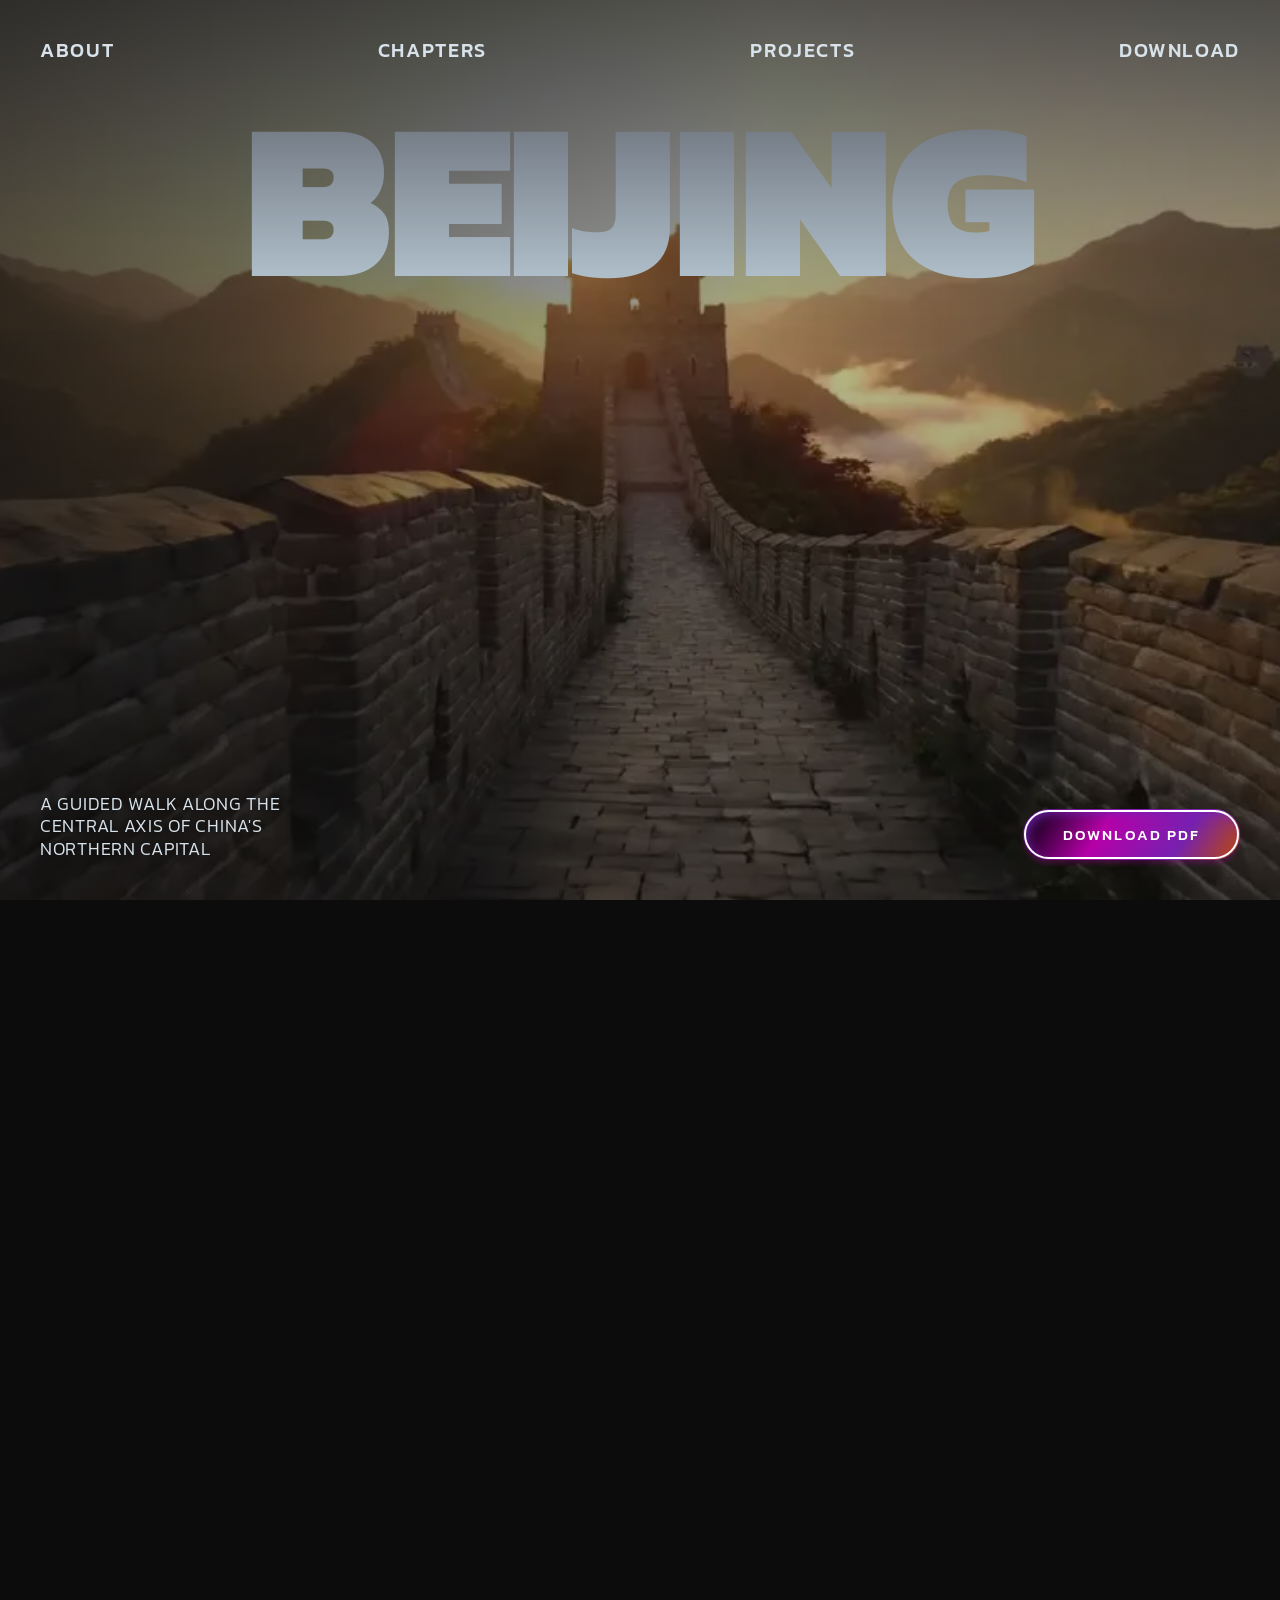
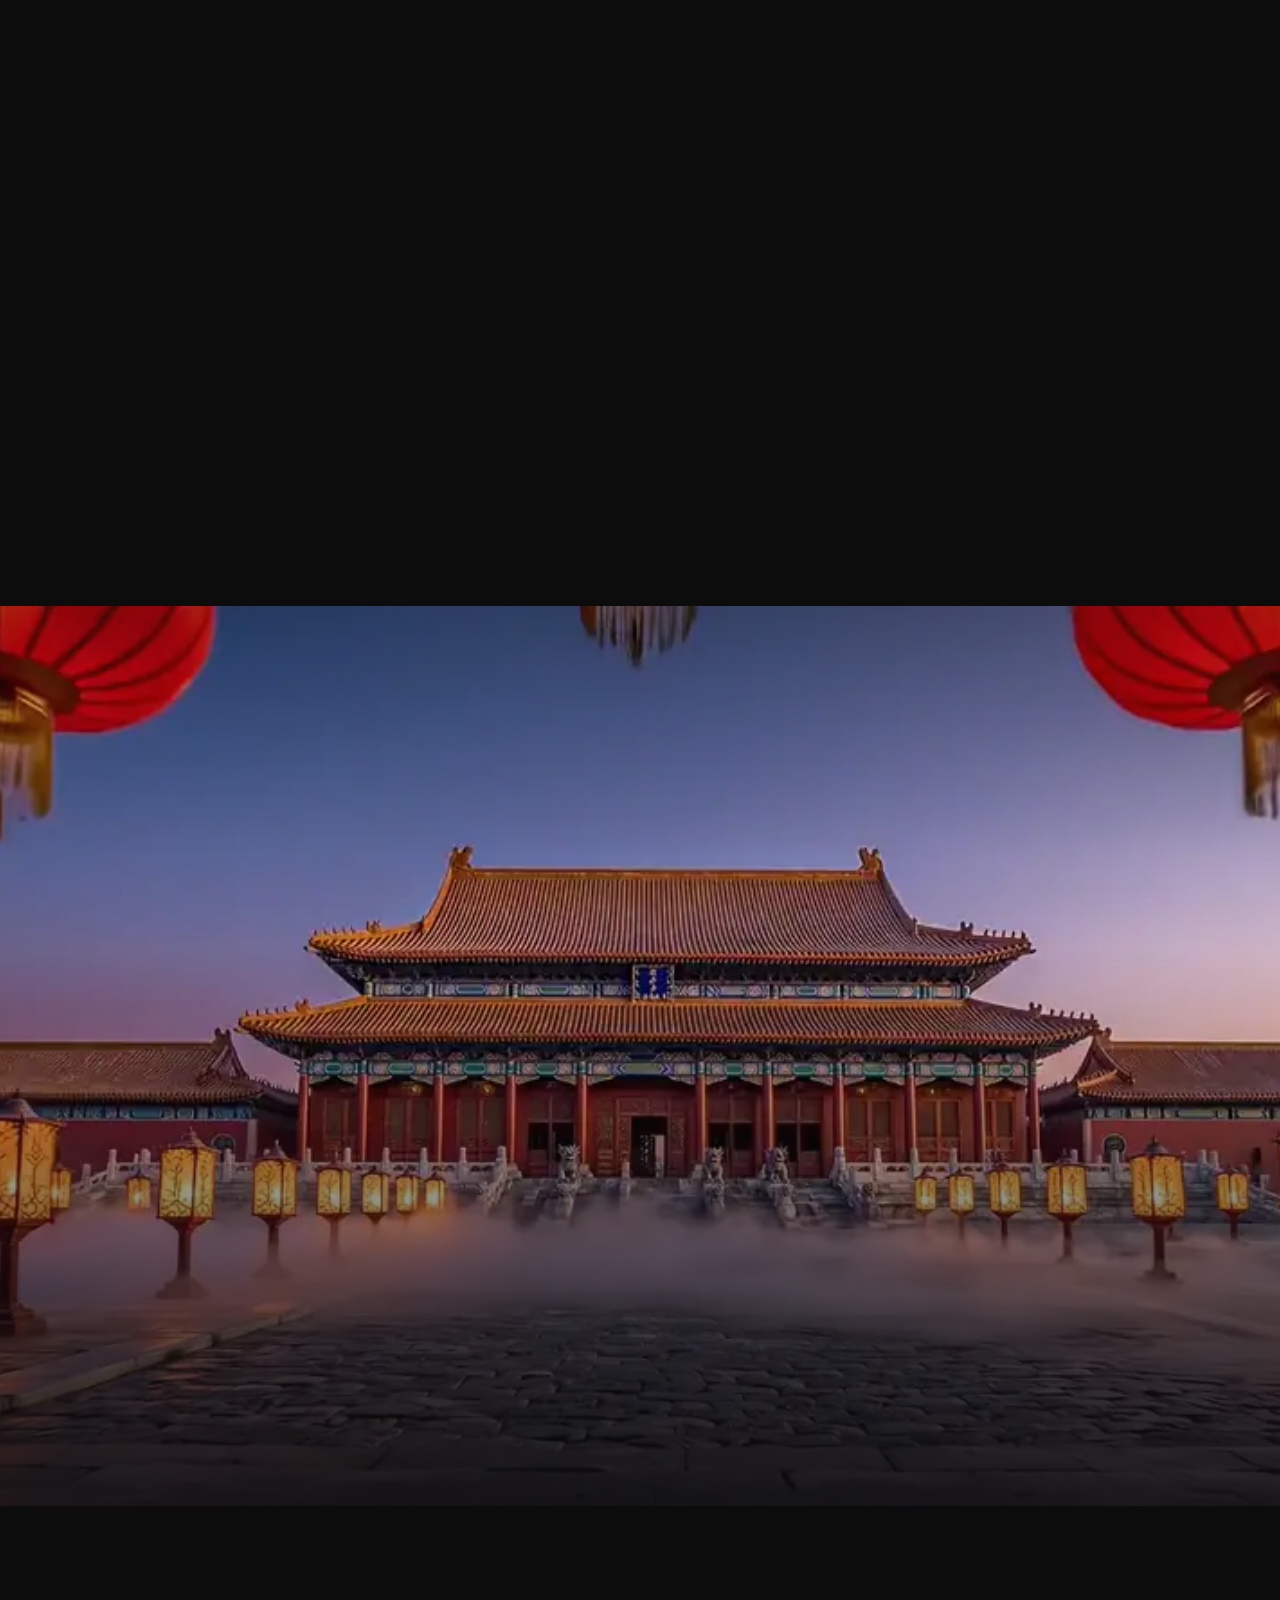
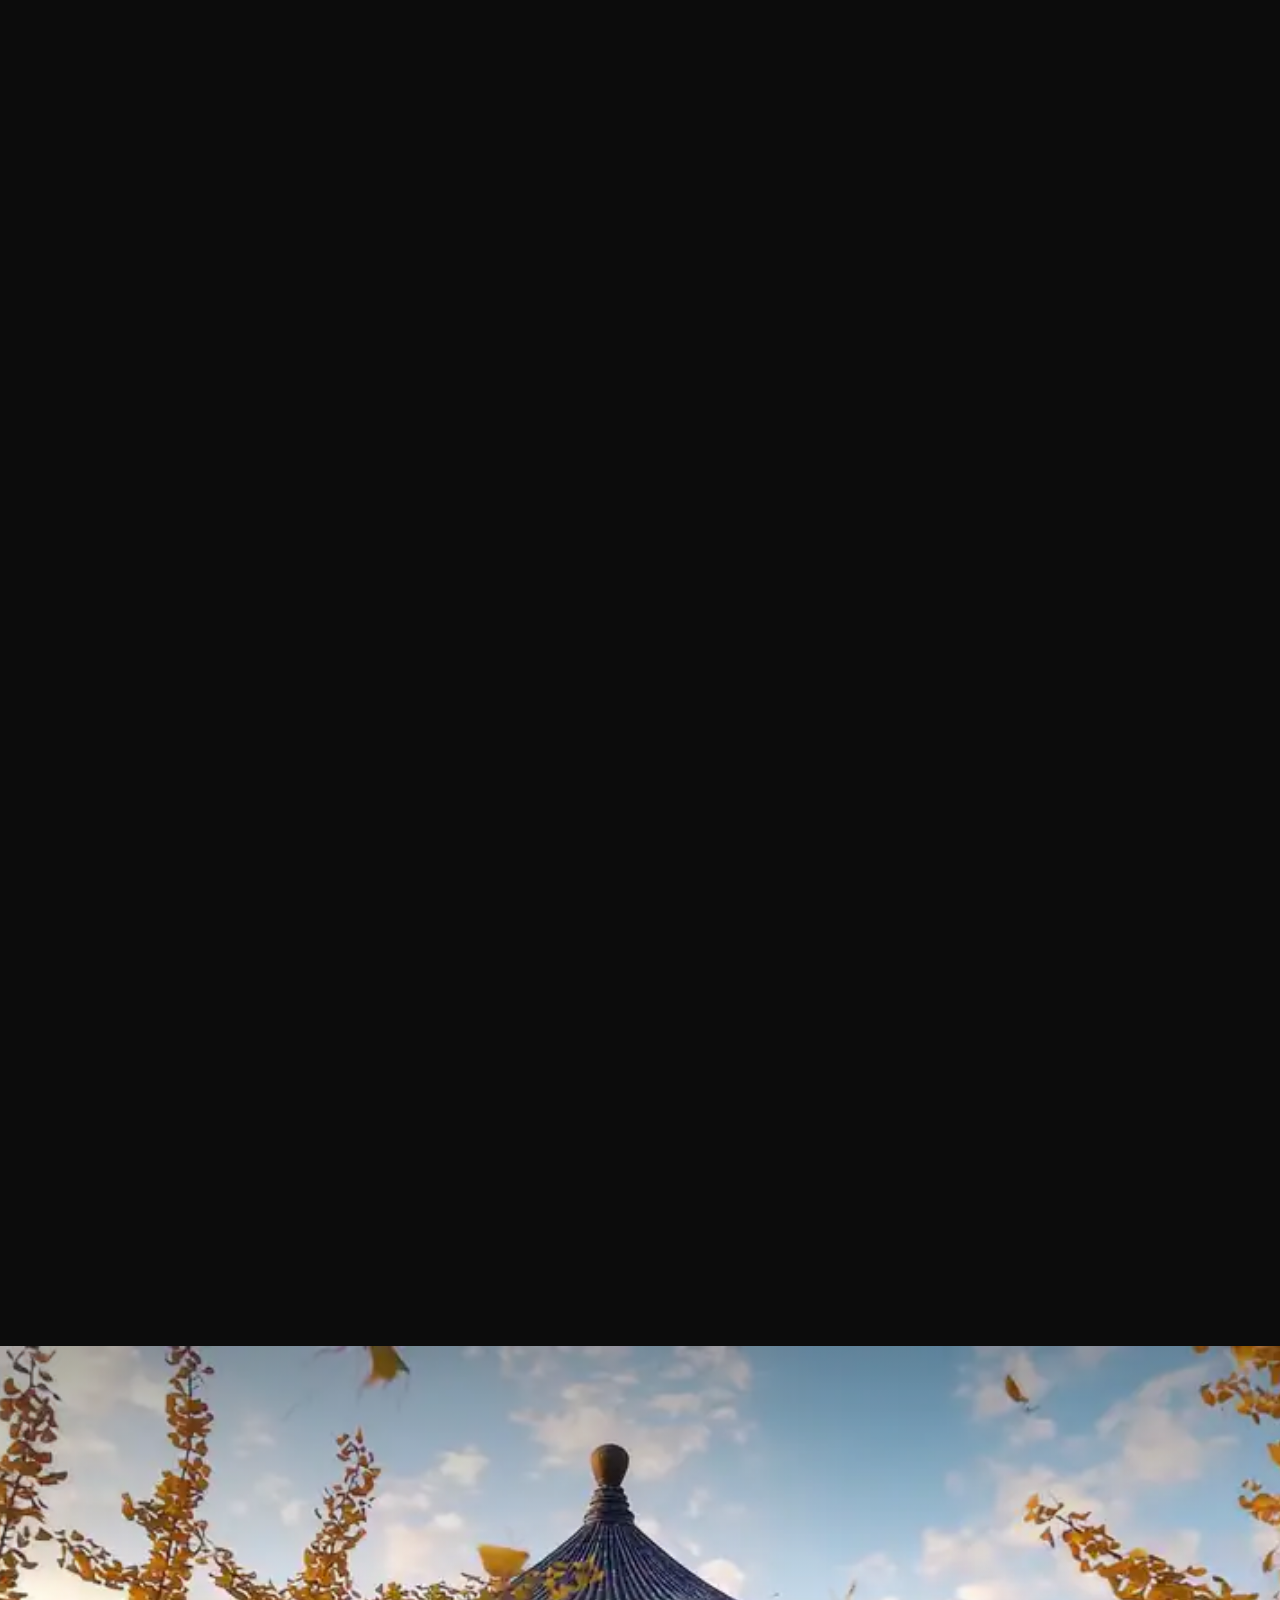
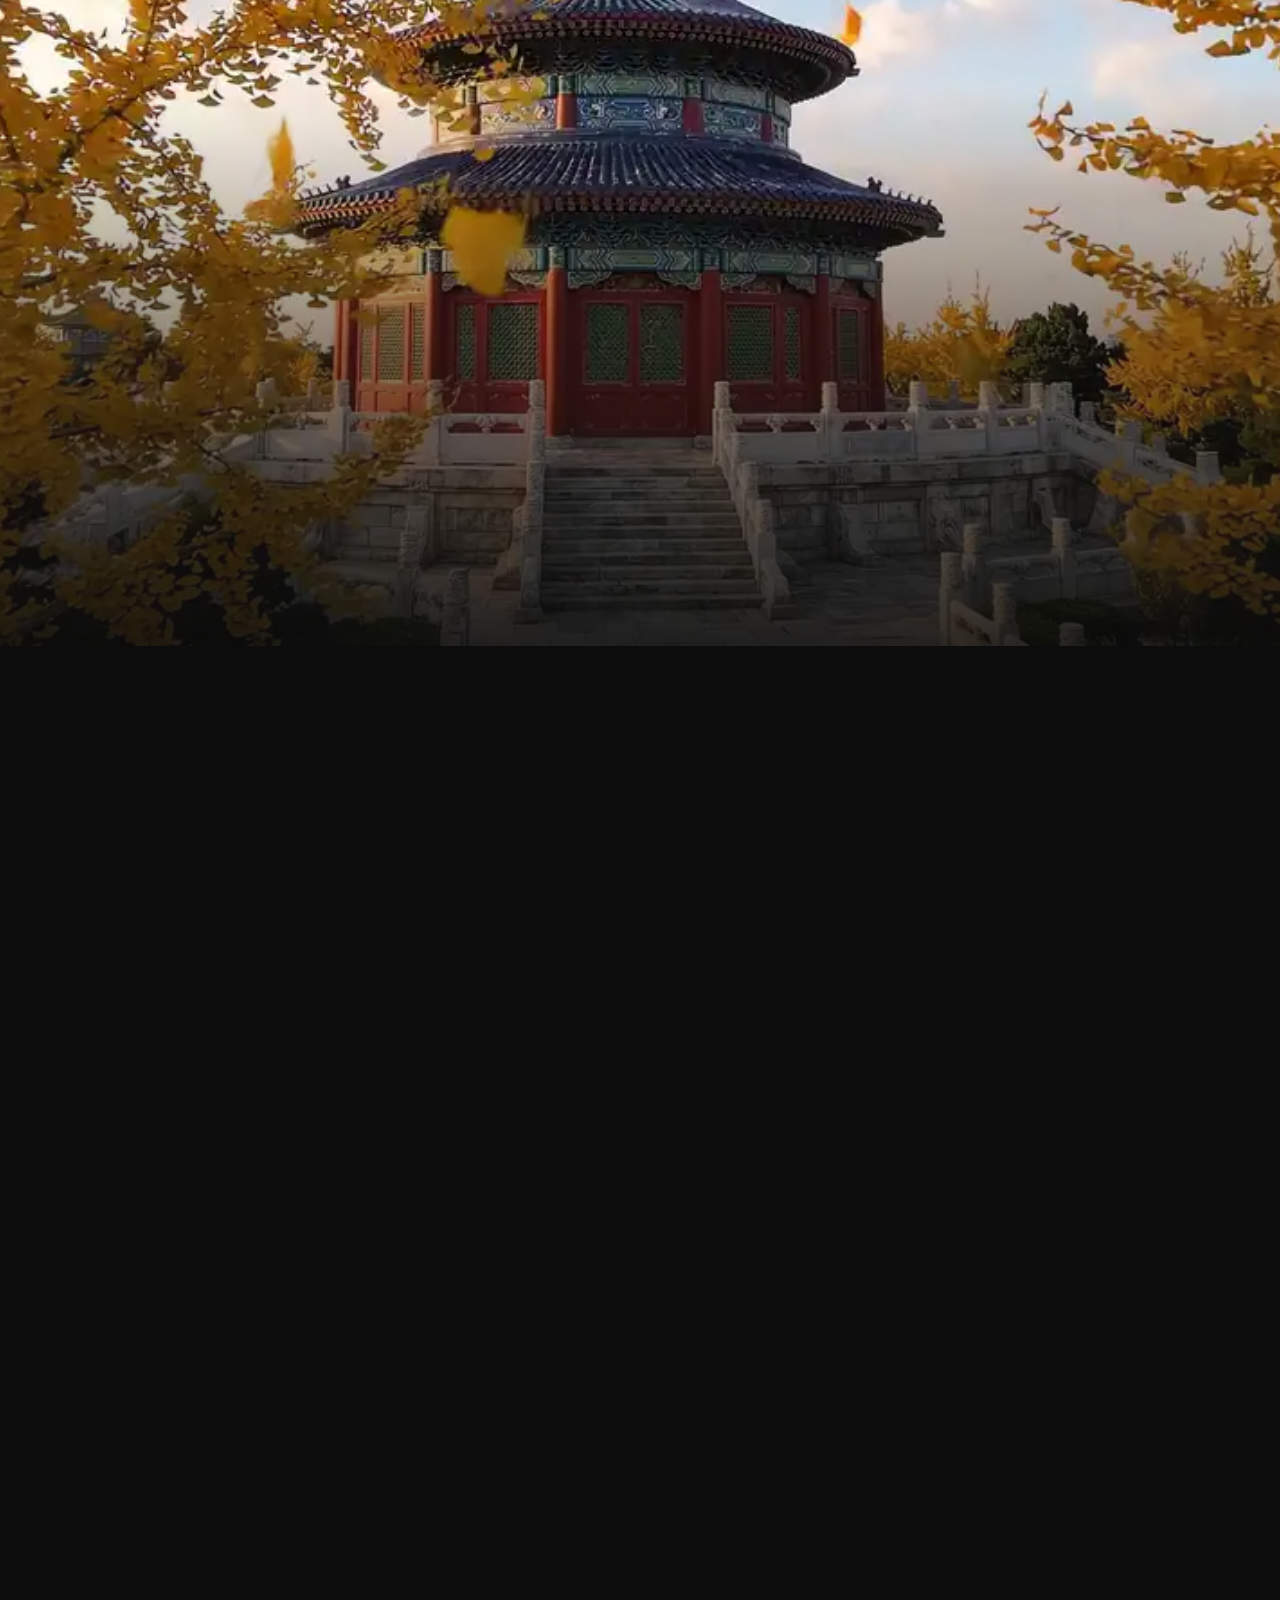
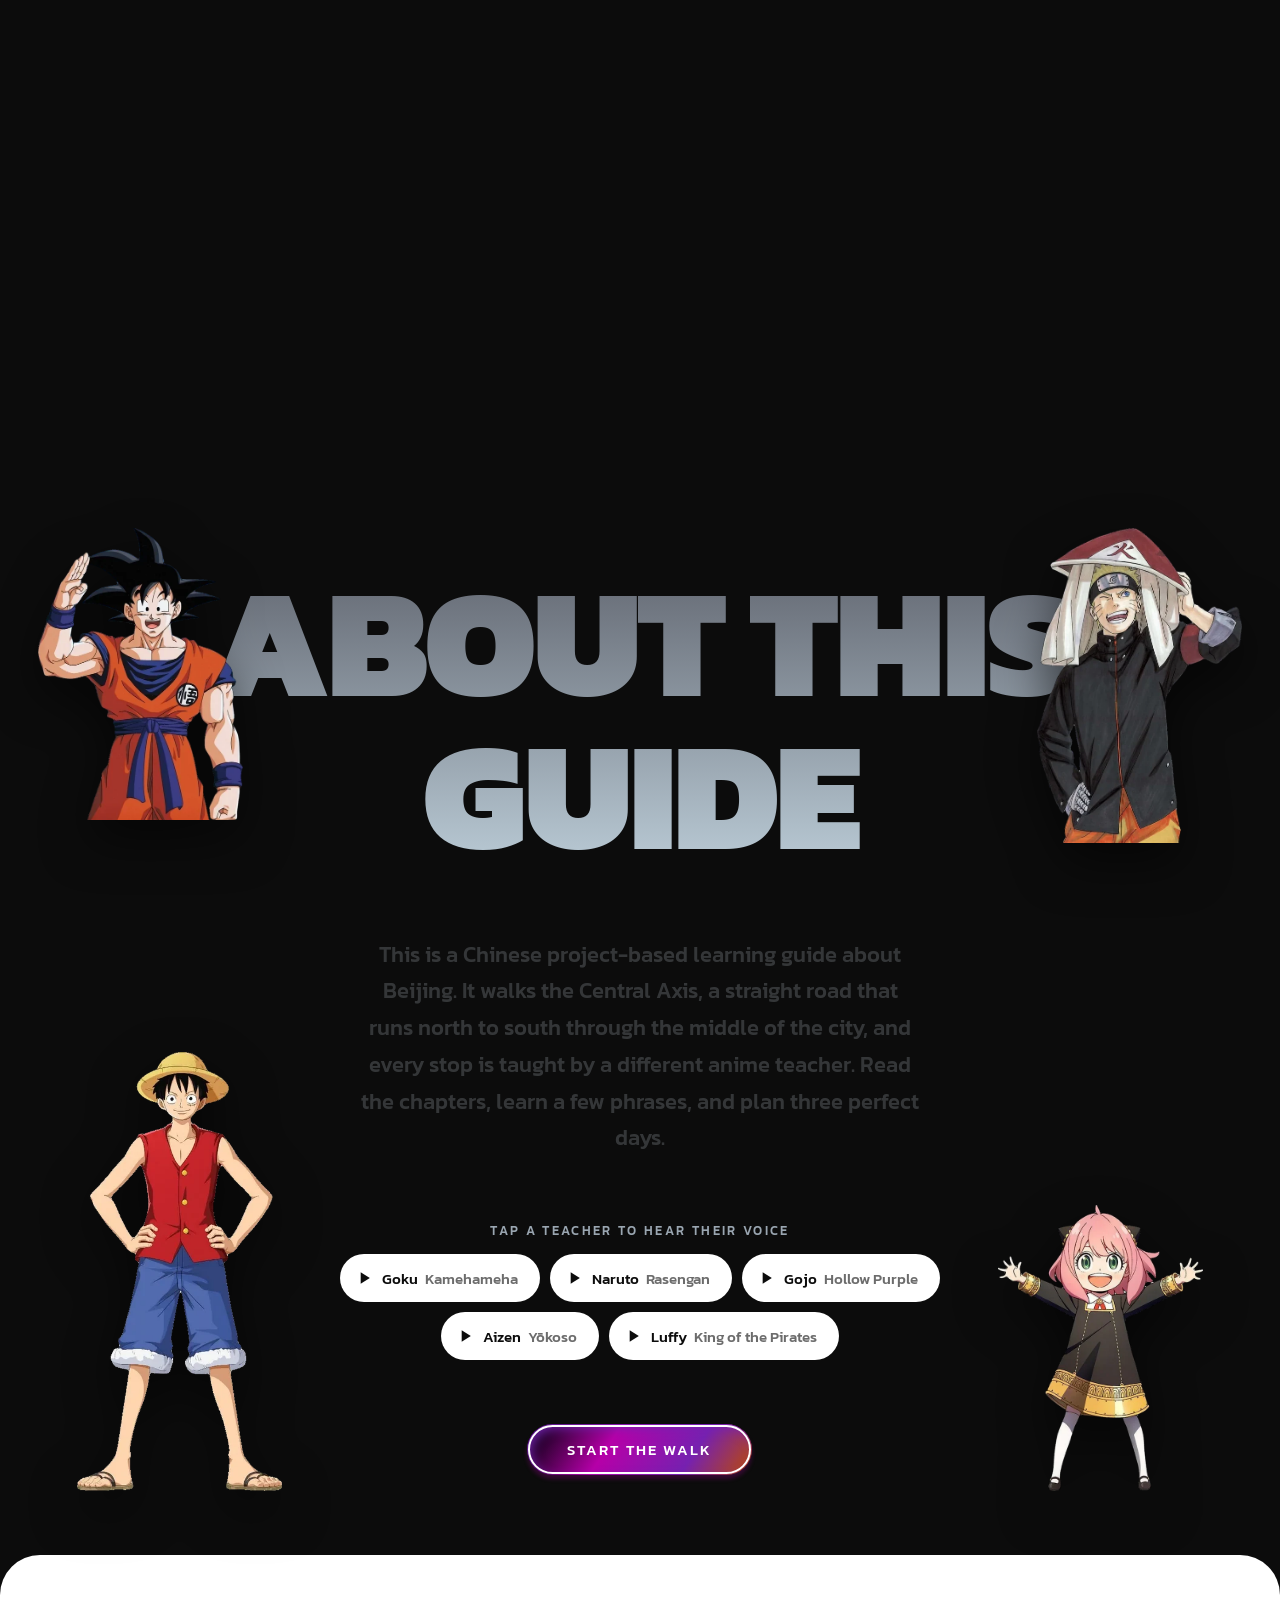
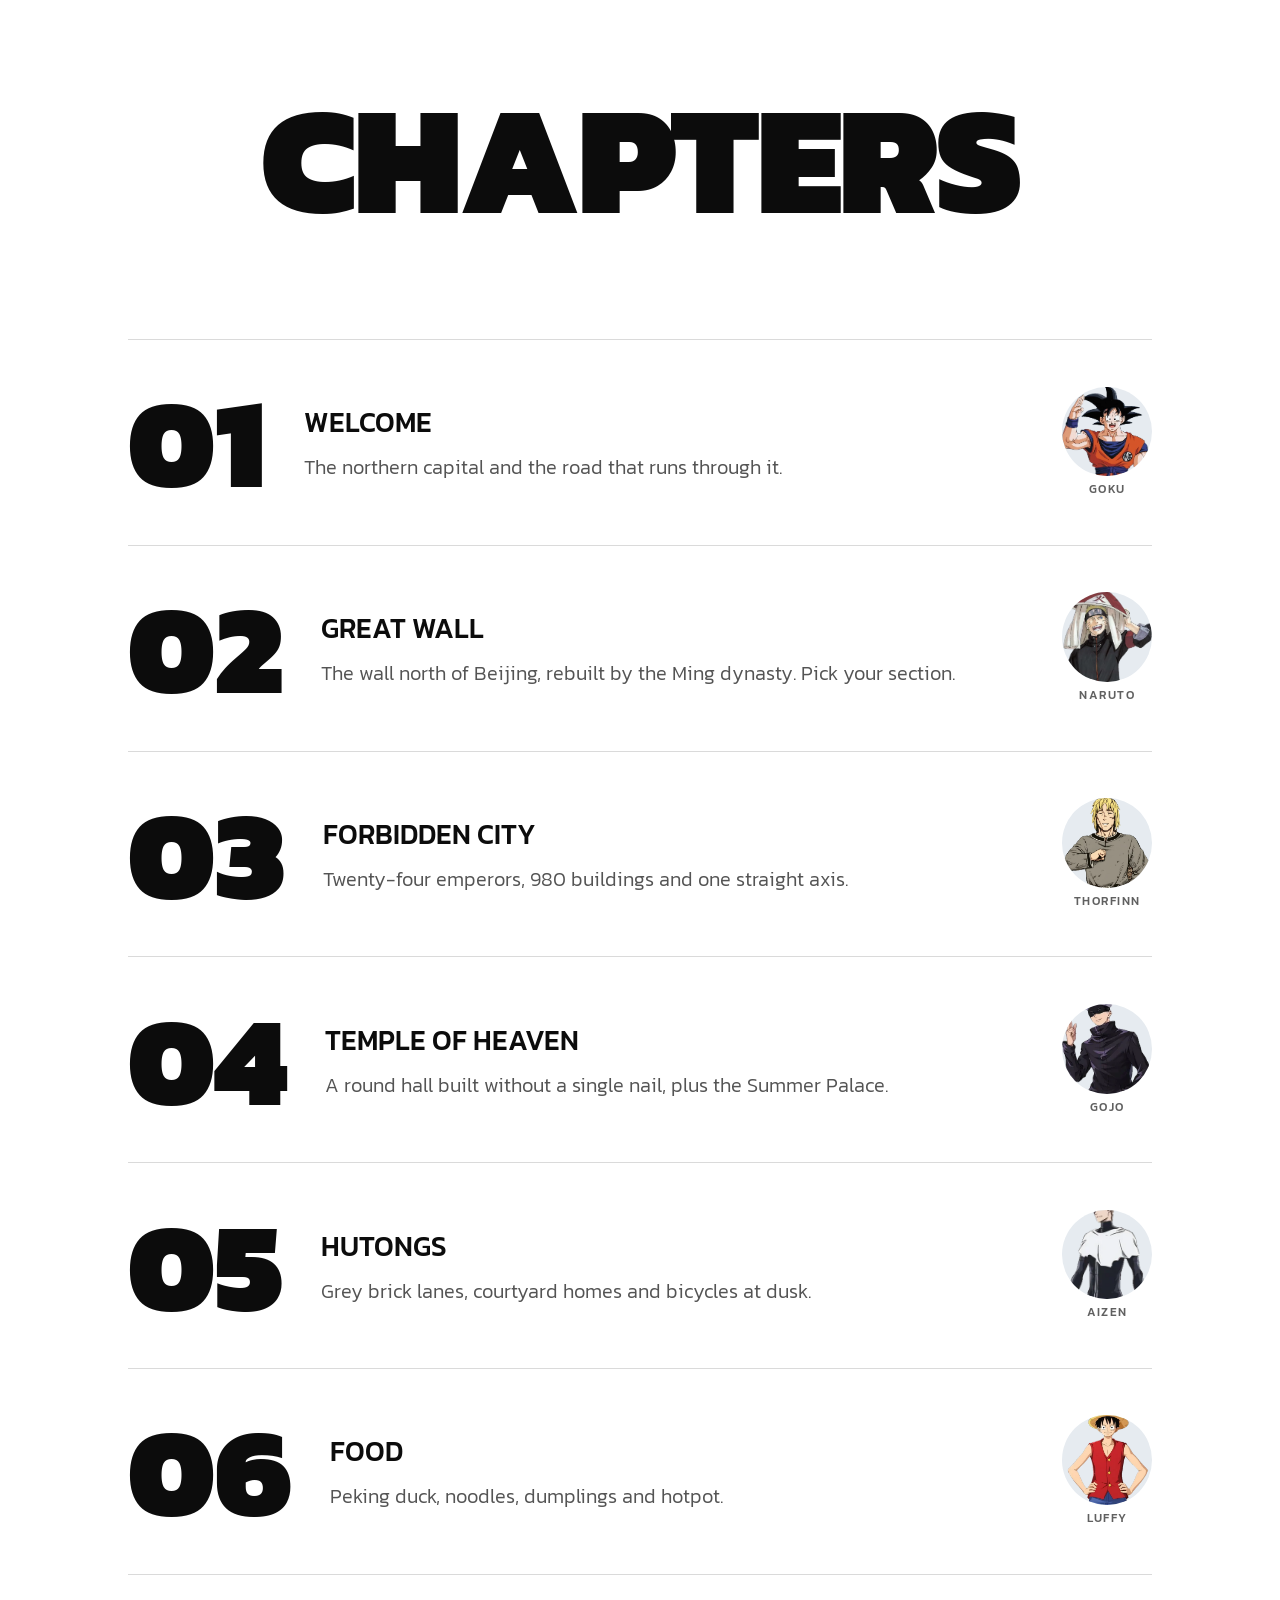
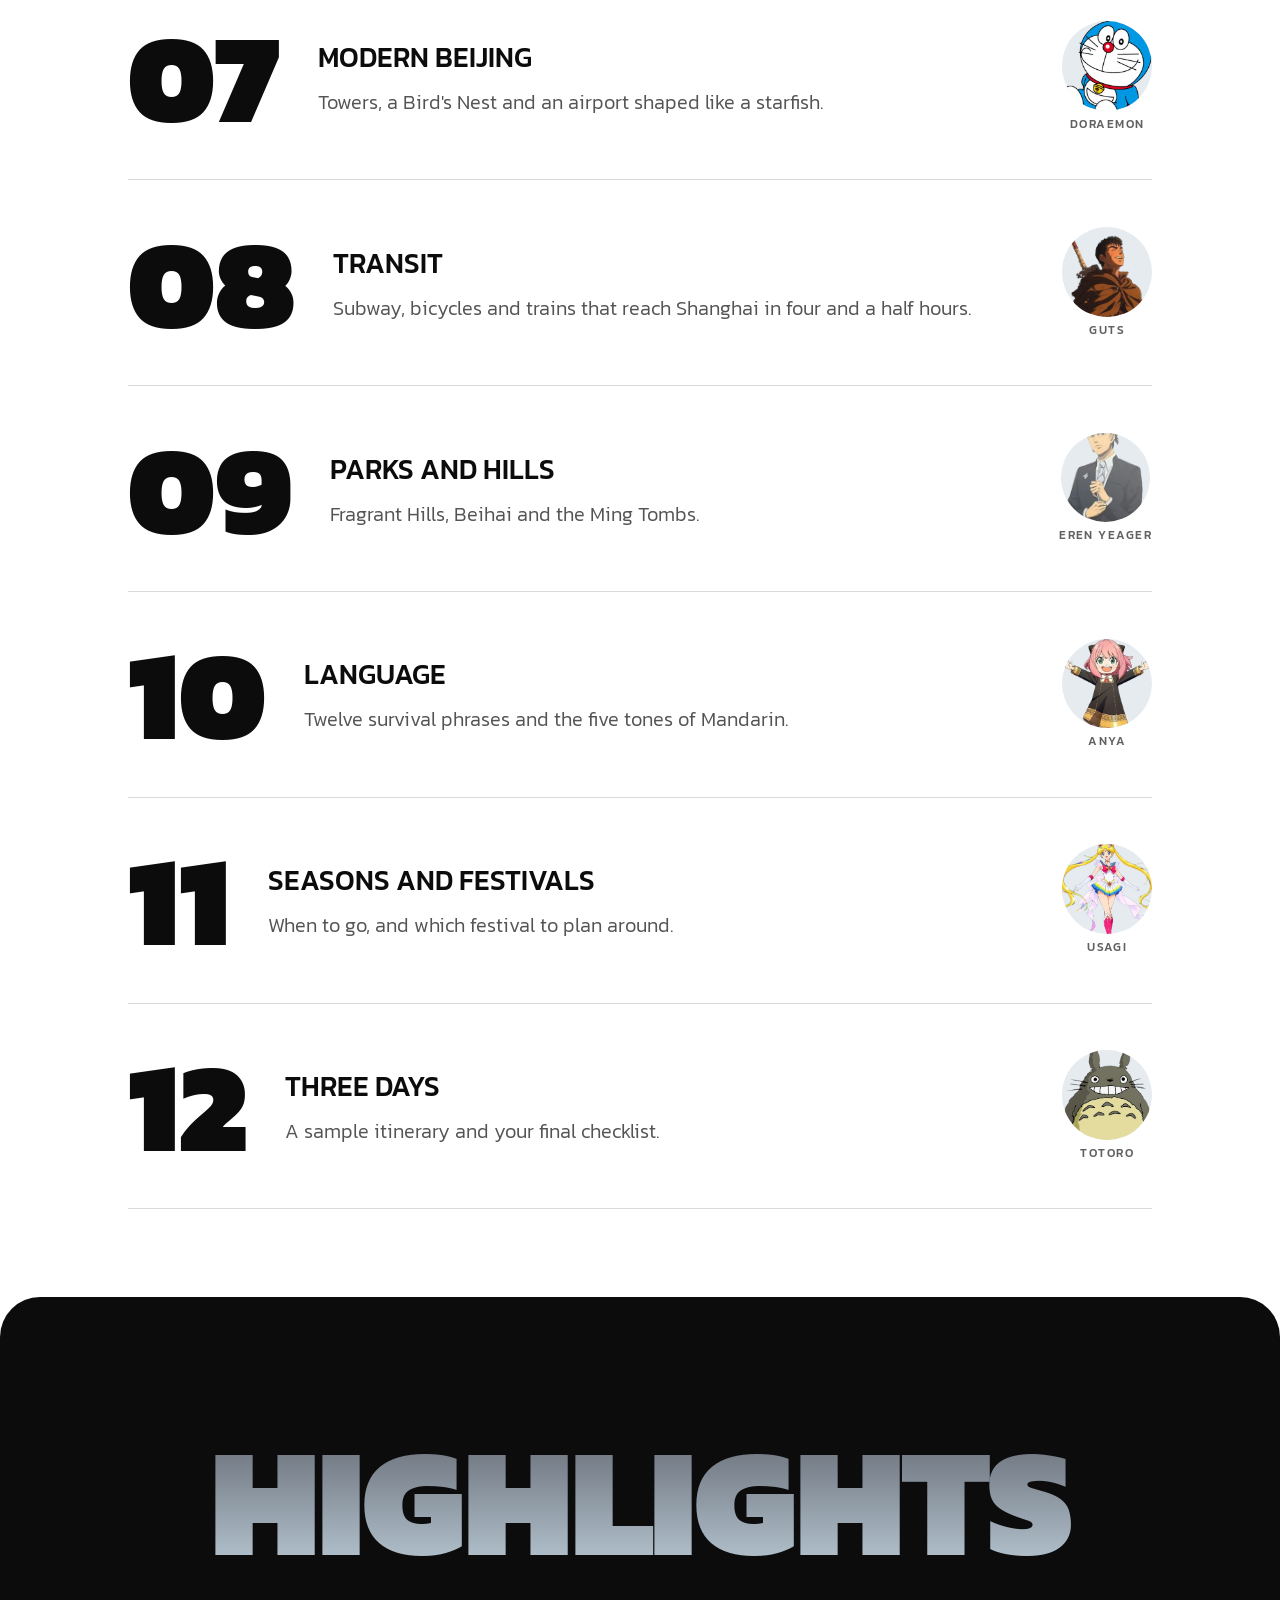
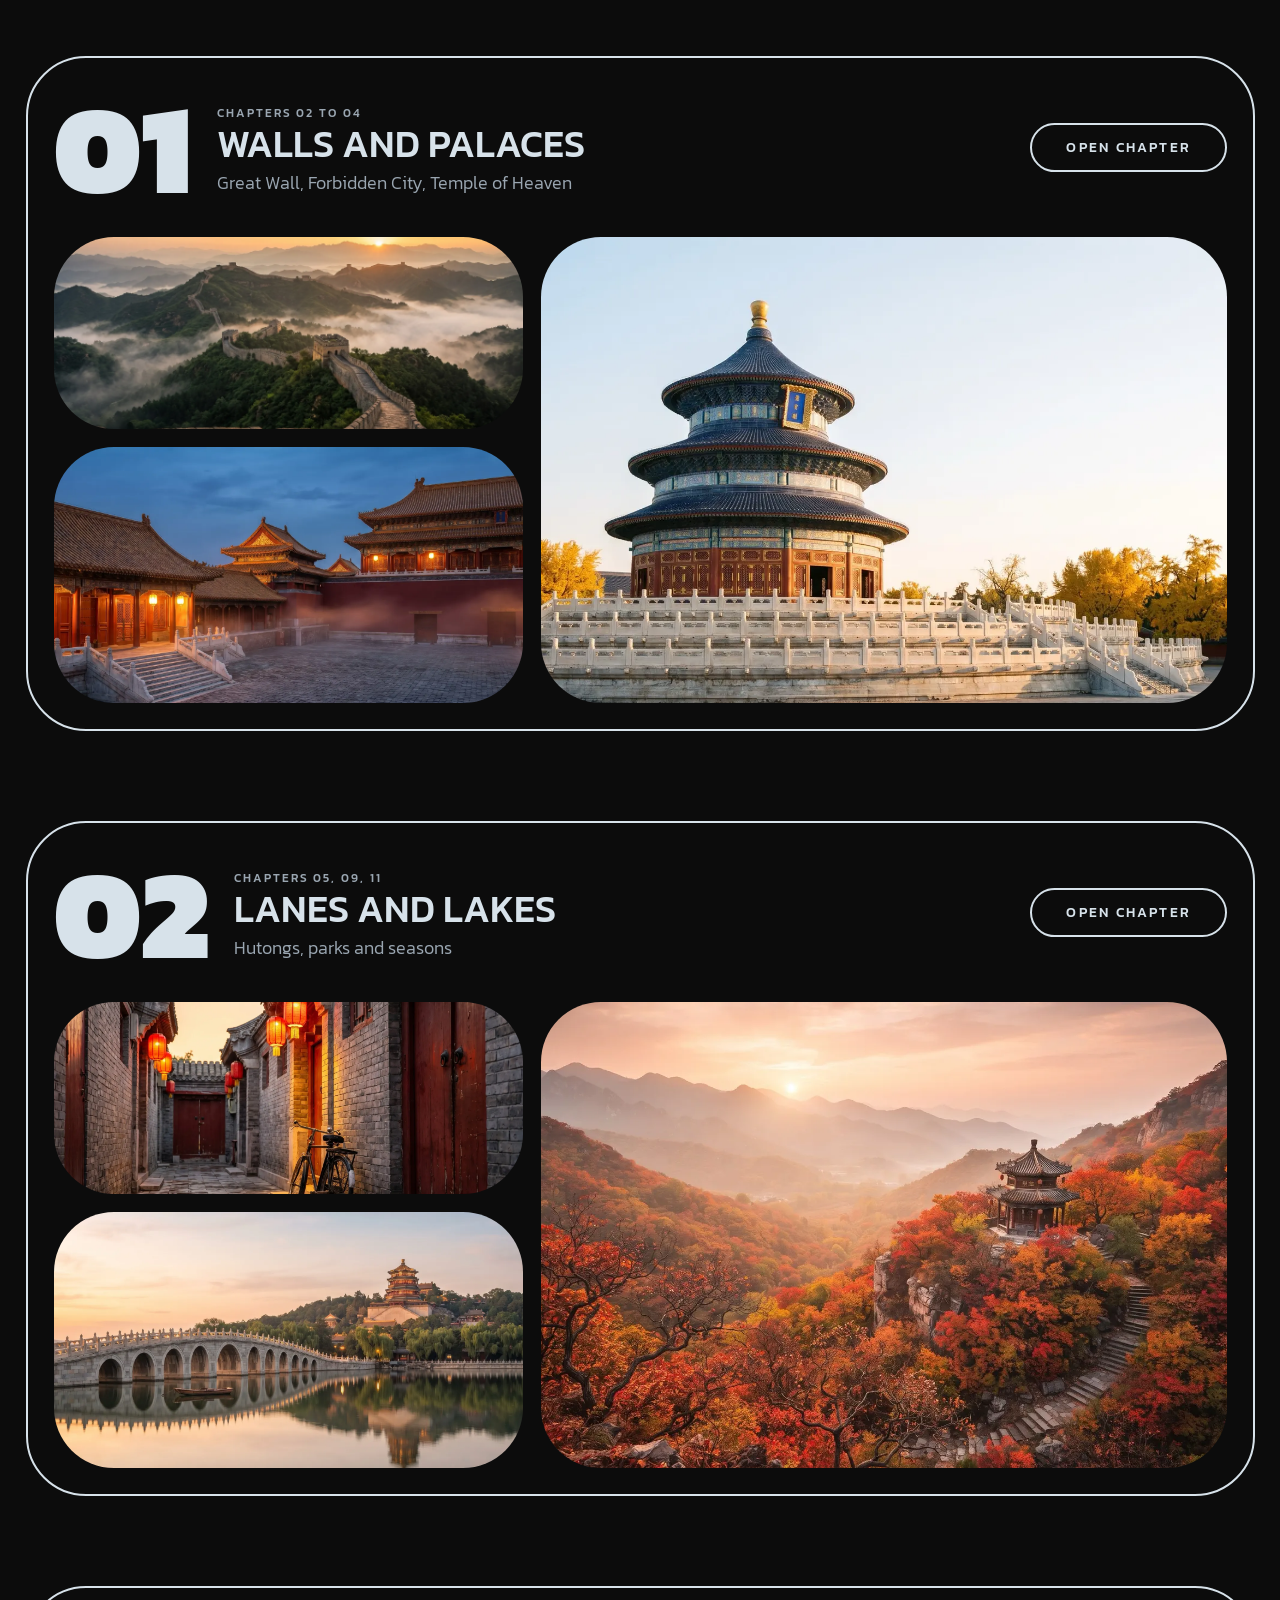
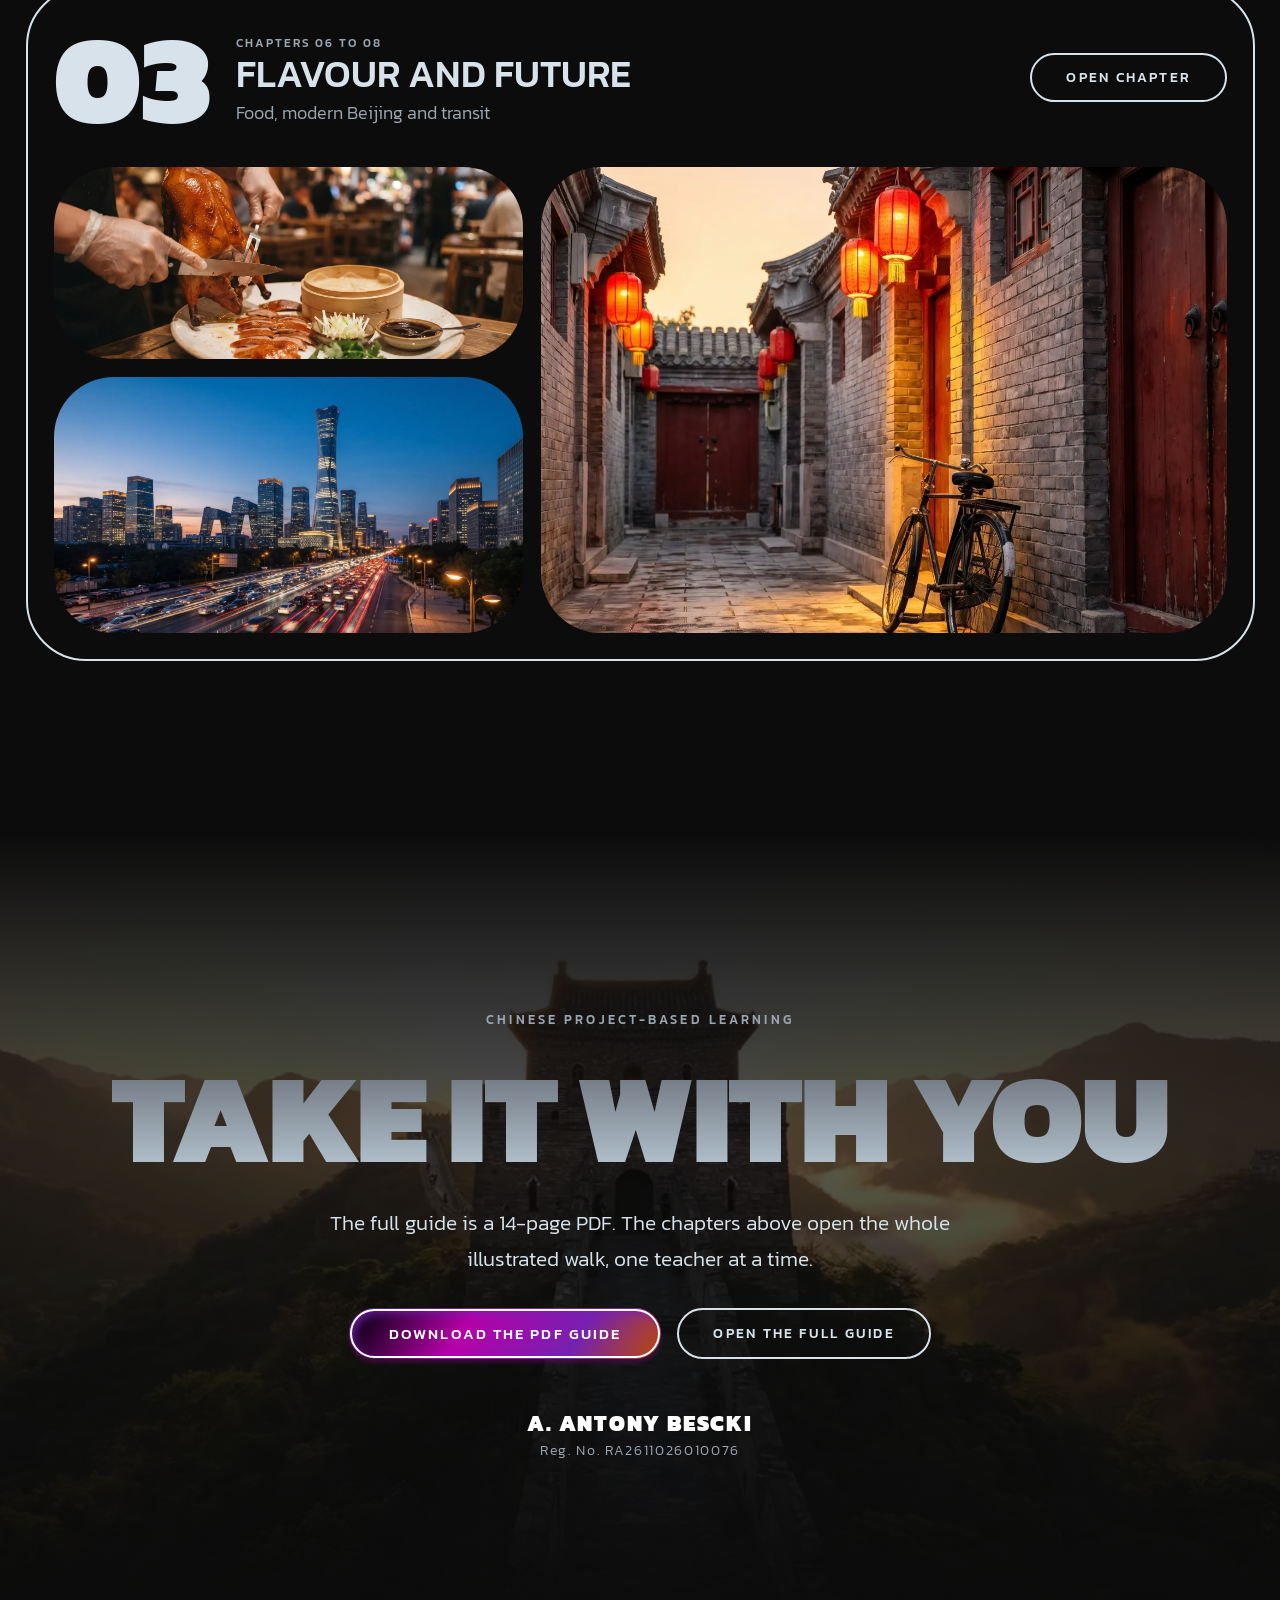
<file: journey/index.html>
<!doctype html>
<html lang="en">
<head>
<meta charset="utf-8">
<meta name="viewport" content="width=device-width, initial-scale=1, viewport-fit=cover">
<title>Beijing | A 3D walk along the Central Axis</title>
<meta name="description" content="A scroll-driven walk along Beijing's Central Axis with twelve anime teachers. Chinese PBL by A. Antony Bescki, RA2611026010076.">
<meta name="theme-color" content="#0C0C0C">
<meta property="og:title" content="Beijing | A 3D walk along the Central Axis">
<meta property="og:type" content="website">
<!-- DEPLOY STEP: set og:url and og:image to the live absolute URLs -->
<meta property="og:image" content="assets/hero-poster.jpg">
<link rel="icon" href="data:image/svg+xml,%3Csvg xmlns='http://www.w3.org/2000/svg' viewBox='0 0 64 64'%3E%3Crect width='64' height='64' rx='14' fill='%230C0C0C'/%3E%3Cpath d='M32 8v48' stroke='%23BBCCD7' stroke-width='6'/%3E%3Ccircle cx='32' cy='32' r='8' fill='%23BBCCD7'/%3E%3C/svg%3E">
<link rel="preload" as="image" href="assets/hero-poster.jpg" fetchpriority="high">
<link rel="preconnect" href="https://fonts.googleapis.com"><link rel="preconnect" href="https://fonts.gstatic.com" crossorigin>
<link rel="stylesheet" href="https://fonts.googleapis.com/css2?family=Kanit:wght@300;500;900&family=Noto+Sans+SC:wght@500;700&display=swap">
<style>:root { --bg: #0C0C0C; --ink: #D7E2EA; --ink2: #9AA6B1; --line: rgba(215, 226, 234, .22); --k: Kanit, "Noto Sans SC", system-ui, sans-serif; --ease: cubic-bezier(.25, .1, .25, 1); }
* { box-sizing: border-box; margin: 0; padding: 0; } html, body { background: var(--bg); } html { scroll-behavior: smooth; }
body { font-family: var(--k); color: var(--ink); overflow-x: clip; -webkit-font-smoothing: antialiased; }
img { display: block; } a { color: inherit; text-decoration: none; } :focus-visible { outline: 3px solid #fff; outline-offset: 4px; border-radius: 6px; } main:focus { outline: none; }
.skip { position: fixed; left: 12px; top: -60px; z-index: 99; background: #fff; color: #0C0C0C; padding: 10px 16px; border-radius: 8px; } .skip:focus { top: 12px; }
.hero-heading { background: linear-gradient(180deg, #646973 0%, #BBCCD7 100%); -webkit-background-clip: text; background-clip: text; -webkit-text-fill-color: transparent; color: transparent; font-weight: 900; text-transform: uppercase; letter-spacing: -.02em; line-height: 1; }
.btn { display: inline-flex; align-items: center; justify-content: center; min-height: 48px; padding: 14px 40px; border-radius: 99px; color: #fff; font: 500 15px var(--k); text-transform: uppercase; letter-spacing: .14em; background: linear-gradient(123deg, #18011F 7%, #B600A8 37%, #7621B0 72%, #BE4C00 100%); box-shadow: 0 4px 4px rgba(181, 1, 167, .25), 4px 4px 12px #7721B1 inset; outline: 2px solid #fff; outline-offset: -3px; will-change: transform; } .btn:focus-visible { outline-offset: 2px; }
.ghost { display: inline-flex; align-items: center; min-height: 48px; padding: 12px 34px; border-radius: 99px; border: 2px solid var(--ink); color: var(--ink); font: 500 14px var(--k); text-transform: uppercase; letter-spacing: .16em; transition: background .2s; } .ghost:hover { background: rgba(215, 226, 234, .1); }
.r { opacity: 0; transform: translateY(40px); transition: opacity .8s var(--ease), transform .8s var(--ease); } .r.on { opacity: 1; transform: none; }

/* hero: the video plays as you scroll */
.hero { height: 340vh; position: relative; } .stage { position: sticky; top: 0; height: 100svh; overflow: hidden; display: flex; flex-direction: column; background: #1a1410; }
.stage > .poster, .stage > .vid { position: absolute; inset: 0; width: 100%; height: 100%; object-fit: cover; } .vid { opacity: 0; transition: opacity .5s; } .vid.ready { opacity: 1; }
.scrim { position: absolute; inset: 0; background: linear-gradient(180deg, rgba(12, 12, 12, .6), rgba(12, 12, 12, .25) 40%, rgba(12, 12, 12, .5) 100%), linear-gradient(90deg, rgba(12, 12, 12, .5), transparent 60%); pointer-events: none; }
.nav { position: relative; z-index: 3; display: flex; justify-content: space-between; padding: 24px clamp(20px, 4vw, 40px) 0; } .nav a { color: #D7E2EA; font: 500 clamp(14px, 1.6vw, 22px) var(--k); text-transform: uppercase; letter-spacing: .08em; padding: 10px 0; transition: opacity .2s; } .nav a:hover { opacity: .7; }
.hero h1 { position: relative; z-index: 3; width: 100%; white-space: nowrap; font-size: clamp(60px, 17.5vw, 330px); margin-top: clamp(0px, 2vw, 10px); text-align: center; will-change: transform, opacity; transform: translateY(calc(var(--p, 0) * -18vh)) scale(calc(1 - var(--p, 0) * .12)); opacity: calc(1 - var(--p, 0) * 4.2); }
.band { position: absolute; left: clamp(20px, 5vw, 80px); bottom: 24vh; z-index: 3; max-width: min(520px, 80vw); opacity: 0; transform: translateY(30px); transition: opacity .6s var(--ease), transform .6s var(--ease); } .band.on { opacity: 1; transform: none; }
.band b { display: block; font: 900 clamp(40px, 7vw, 96px)/1 var(--k); text-transform: uppercase; color: #fff; letter-spacing: -.02em; text-shadow: 0 2px 30px rgba(0, 0, 0, .6); } .band span { display: block; margin-top: 12px; font: 300 clamp(16px, 1.8vw, 24px) var(--k); color: #D7E2EA; text-shadow: 0 1px 12px rgba(0, 0, 0, .7); }
.bar { position: absolute; left: 0; right: 0; bottom: 0; z-index: 3; display: flex; justify-content: space-between; align-items: flex-end; gap: 16px; padding: 0 clamp(20px, 4vw, 40px) clamp(24px, 4vw, 40px); } .lede { max-width: clamp(160px, 24vw, 280px); font: 300 clamp(12px, 1.4vw, 22px)/1.25 var(--k); text-transform: uppercase; letter-spacing: .04em; color: #D7E2EA; text-shadow: 0 1px 10px rgba(0, 0, 0, .7); }
.load { position: absolute; z-index: 4; right: clamp(20px, 4vw, 40px); top: 90px; display: flex; align-items: center; gap: 10px; font: 500 12px var(--k); letter-spacing: .12em; color: #D7E2EA; transition: opacity .4s; } .load i { width: 22px; height: 22px; border-radius: 50%; border: 2px solid rgba(215, 226, 234, .3); border-top-color: #D7E2EA; animation: spin 1s linear infinite; } .load.done { opacity: 0; pointer-events: none; } @keyframes spin { to { transform: rotate(360deg); } }
.hero.static { height: 100svh; } .hero.static .band, .hero.static .load { display: none; } .hero.static h1 { transform: none; opacity: 1; }

/* marquee: two rows that slide with the scroll */
.marquee { padding: clamp(96px, 12vw, 160px) 0 40px; overflow: hidden; display: grid; gap: 12px; } .row { display: flex; gap: 12px; width: max-content; will-change: transform; } .row img { width: 420px; height: 270px; object-fit: cover; border-radius: 16px; flex: none; }

/* about */
.about { position: relative; min-height: 100vh; display: flex; flex-direction: column; align-items: center; justify-content: center; gap: clamp(40px, 5vw, 64px); padding: 80px clamp(20px, 3vw, 40px); text-align: center; }
.about h2 { font-size: clamp(48px, 12vw, 160px); } .split { max-width: 560px; font: 500 clamp(16px, 2vw, 21.6px)/1.7 var(--k); color: var(--ink); } .split span { opacity: .2; transition: opacity .15s linear; }
.deco { position: absolute; width: clamp(100px, 16vw, 230px); height: auto; filter: drop-shadow(0 18px 24px rgba(0, 0, 0, .55)); opacity: 0; transition: opacity .9s var(--ease), transform .9s var(--ease); } .deco.on { opacity: 1; transform: none; }
.d1 { top: 4%; left: 3%; transform: translateX(-80px); } .d2 { bottom: 6%; left: 6%; transform: translateX(-80px); } .d3 { top: 4%; right: 3%; transform: translateX(80px); } .d4 { bottom: 6%; right: 6%; transform: translateX(80px); }

/* chapters: white section with the list */
.services { background: #fff; color: #0C0C0C; border-radius: 40px 40px 0 0; padding: clamp(80px, 10vw, 128px) clamp(20px, 3vw, 40px); } .services h2 { text-align: center; font: 900 clamp(48px, 12vw, 160px)/1 var(--k); text-transform: uppercase; margin-bottom: clamp(56px, 8vw, 112px); letter-spacing: -.02em; }
.list { max-width: 1024px; margin: 0 auto; } .svc { display: grid; grid-template-columns: auto 1fr auto; gap: clamp(16px, 3vw, 48px); align-items: center; padding: clamp(24px, 3vw, 40px) 0; border-top: 1px solid rgba(12, 12, 12, .15); transition: padding-left .3s var(--ease), background .3s; } .svc:last-child { border-bottom: 1px solid rgba(12, 12, 12, .15); } .svc:hover { padding-left: 14px; background: rgba(12, 12, 12, .03); }
.num { font: 900 clamp(48px, 10vw, 140px)/1 var(--k); } .txt b { display: block; font: 500 clamp(17px, 2.2vw, 33px) var(--k); text-transform: uppercase; } .txt span { display: block; margin-top: 8px; max-width: 42rem; font: 300 clamp(14px, 1.6vw, 20px)/1.6 var(--k); opacity: .7; }
.tch { display: grid; justify-items: center; gap: 4px; } .tch img { width: clamp(56px, 7vw, 96px); height: clamp(56px, 7vw, 96px); border-radius: 50%; object-fit: cover; object-position: 50% 8%; background: #E6EBF0; transition: transform .35s var(--ease); } .svc:hover .tch img { transform: scale(1.12) rotate(-4deg); } .tch i { font: 500 12px var(--k); font-style: normal; text-transform: uppercase; letter-spacing: .12em; opacity: .65; }

/* highlights: cards stack as you scroll */
.projects { background: var(--bg); border-radius: 40px 40px 0 0; margin-top: -40px; position: relative; z-index: 10; padding: clamp(80px, 10vw, 128px) clamp(12px, 2vw, 32px) 80px; } .projects h2 { text-align: center; font-size: clamp(48px, 12vw, 160px); margin-bottom: clamp(40px, 6vw, 80px); }
.stack { max-width: 1280px; margin: 0 auto; } .stackwrap { height: 85vh; } .pcard { position: sticky; top: 96px; border: 2px solid var(--ink); border-radius: 60px; background: var(--bg); padding: clamp(16px, 2vw, 32px); will-change: transform; transform-origin: 50% 0; transform: scale(var(--s, 1)); }
.ptop { display: flex; align-items: center; gap: clamp(12px, 2vw, 32px); margin-bottom: clamp(14px, 2vw, 28px); } .ptop .num { color: var(--ink); } .pmeta { flex: 1; min-width: 0; } .pmeta small { font: 500 12px var(--k); letter-spacing: .16em; text-transform: uppercase; color: var(--ink2); } .pmeta h3 { font: 500 clamp(20px, 3vw, 44px)/1.1 var(--k); text-transform: uppercase; } .pmeta p { font: 300 clamp(13px, 1.4vw, 18px) var(--k); color: var(--ink2); margin-top: 4px; }
.pgrid { display: grid; grid-template-columns: 40% 1fr; gap: clamp(10px, 1.4vw, 20px); } .c1 { display: grid; gap: clamp(10px, 1.4vw, 20px); } .im { overflow: hidden; border-radius: 60px; } .im img { width: 100%; height: 100%; object-fit: cover; transition: transform .8s var(--ease); } .pcard:hover .im img { transform: scale(1.05); }
.i1 { height: clamp(110px, 15vw, 220px); } .i2 { height: clamp(140px, 20vw, 320px); } .c2 { height: calc(clamp(110px, 15vw, 220px) + clamp(140px, 20vw, 320px) + clamp(10px, 1.4vw, 20px)); }

.contact { position: relative; padding: clamp(100px, 14vw, 200px) 20px; text-align: center; overflow: hidden; } .cbg { position: absolute; inset: 0; background: linear-gradient(180deg, var(--bg), rgba(12, 12, 12, .55) 40%, var(--bg)), url(assets/hero-ending.jpg) center / cover; opacity: .7; } .cwrap { position: relative; display: grid; gap: 24px; justify-items: center; }
.contact .small { font: 500 13px var(--k); letter-spacing: .24em; text-transform: uppercase; color: var(--ink2); } .contact h2 { font-size: clamp(44px, 10vw, 140px); } .lede2 { max-width: 46ch; font: 300 clamp(16px, 1.8vw, 21px)/1.7 var(--k); color: var(--ink); } .ctas { display: flex; gap: 16px; flex-wrap: wrap; justify-content: center; margin-top: 8px; }
.by { display: grid; margin-top: 24px; } .by b { font: 900 22px var(--k); letter-spacing: .08em; color: #fff; } .by span { font: 300 14px var(--k); letter-spacing: .12em; color: var(--ink2); }
footer { padding: 36px 20px 60px; text-align: center; background: #080808; color: var(--ink2); } footer p { max-width: 70ch; margin: 0 auto; font: 300 13px/1.7 var(--k); }

@media (max-width: 767px) { .row img { width: 260px; height: 170px; } .svc { grid-template-columns: auto 1fr; } .tch { display: none; } .pcard { border-radius: 34px; top: 76px; } .im { border-radius: 30px; } .ptop { flex-wrap: wrap; } .ghost { padding: 10px 22px; } .d1, .d3 { top: 1%; } .band { bottom: 20vh; } .stackwrap { height: 78vh; } .nav a { font-size: 13px; } }
@media (pointer: coarse) { .btn, .ghost { min-height: 48px; } }
@media (prefers-reduced-motion: reduce) { html { scroll-behavior: auto; } *, *::before, *::after { animation: none !important; transition: none !important; } .r, .deco { opacity: 1 !important; transform: none !important; } .split span { opacity: 1 !important; } .hero h1 { transform: none; opacity: 1; } }
@media (max-width: 767px) { .ptop .num { font-size: 56px; } .pmeta { flex: 1 1 calc(100% - 90px); } .pmeta small { letter-spacing: .08em; } .ghost { order: 3; width: 100%; justify-content: center; } .pgrid { grid-template-columns: 42% 1fr; } }
.scrim { background: linear-gradient(180deg, rgba(12, 12, 12, .7), rgba(12, 12, 12, .3) 40%, rgba(12, 12, 12, .55) 100%), linear-gradient(90deg, rgba(12, 12, 12, .5), transparent 60%); }

/* scenes: two more scroll-played videos */
.scenes { position: relative; } .scene { height: 260vh; position: relative; } .sstage { position: sticky; top: 0; height: 100svh; overflow: hidden; background: #111; }
.sposter, .svid { position: absolute; inset: 0; width: 100%; height: 100%; object-fit: cover; } .svid { opacity: 0; transition: opacity .5s; } .svid.ready { opacity: 1; }
.sscrim { position: absolute; inset: 0; background: linear-gradient(180deg, rgba(12,12,12,.5), rgba(12,12,12,0) 30%, rgba(12,12,12,0) 50%, rgba(12,12,12,.75)); pointer-events: none; }
.sload { position: absolute; z-index: 4; right: clamp(20px, 4vw, 40px); top: 24px; display: flex; align-items: center; gap: 10px; font: 500 12px var(--k); letter-spacing: .12em; transition: opacity .4s; } .sload i { width: 20px; height: 20px; border-radius: 50%; border: 2px solid rgba(215,226,234,.3); border-top-color: #D7E2EA; animation: spin 1s linear infinite; } .sload.done { opacity: 0; pointer-events: none; }
.scap { position: absolute; left: clamp(20px, 5vw, 80px); bottom: clamp(28px, 8vh, 90px); max-width: min(560px, calc(100% - 40px)); z-index: 3; will-change: transform, opacity; transform: translateY(calc((1 - var(--cin, 1)) * 30px)); opacity: var(--cin, 1); }
.sk { display: inline-flex; gap: 8px; font: 500 12px var(--k); letter-spacing: .18em; text-transform: uppercase; color: #D7E2EA; background: rgba(12,12,12,.55); backdrop-filter: blur(8px); border: 1px solid var(--line); padding: 8px 14px; border-radius: 99px; } .sk b { color: var(--sc); }
.scap h3 { margin-top: 16px; font-size: clamp(40px, 7vw, 96px); text-shadow: none; } .scap > p:not(.sk) { margin-top: 12px; max-width: 46ch; font: 300 clamp(16px, 1.8vw, 22px)/1.6 var(--k); color: #fff; text-shadow: 0 1px 14px rgba(0,0,0,.85); }
.sby { display: inline-flex; align-items: center; gap: 12px; margin-top: 20px; padding: 6px 20px 6px 6px; border-radius: 99px; background: rgba(12,12,12,.6); backdrop-filter: blur(10px); border: 1px solid var(--line); transition: transform .25s var(--ease); } .sby:hover { transform: translateY(-3px); } .sby img { width: 52px; height: 52px; border-radius: 50%; object-fit: cover; object-position: 50% 8%; background: #E6EBF0; } .sby span { display: grid; line-height: 1.2; } .sby i { font: 500 11px var(--k); font-style: normal; letter-spacing: .16em; text-transform: uppercase; color: var(--ink2); } .sby b { font: 500 18px var(--k); color: #fff; }
.scenes.static .scene { height: auto; } .scenes.static .sstage { position: relative; height: 80svh; } .scenes.static .sload { display: none; } .scenes.static .scap { opacity: 1; transform: none; }
@media (max-width: 767px) { .scene { height: 200vh; } }
.scap h3 { background: none; -webkit-text-fill-color: #fff; color: #fff; text-shadow: 0 2px 28px rgba(0,0,0,.75), 0 1px 3px rgba(0,0,0,.6); }
.sscrim { background: linear-gradient(180deg, rgba(12,12,12,.35), rgba(12,12,12,0) 28%), linear-gradient(0deg, rgba(12,12,12,.85), rgba(12,12,12,.45) 34%, rgba(12,12,12,0) 62%); }
main, .scenes { overflow-x: clip; }

.vbtn { display: inline-flex; align-items: center; gap: 8px; margin: 18px 12px 0 0; min-height: 48px; padding: 0 22px 0 14px; border: 0; border-radius: 99px; background: #fff; color: #0C0C0C; font: 500 15px var(--k); cursor: pointer; vertical-align: top; } .vbtn svg { width: 20px; height: 20px; fill: currentColor; } .vbtn.playing { background: #E0B13A; } .vbtn:hover { transform: translateY(-2px); }

canvas.vid, canvas.svid { display: block; } .hero.static canvas.vid { display: none; }

.hear { display: grid; gap: 14px; justify-items: center; max-width: 720px; } .hear p { font: 500 13px var(--k); letter-spacing: .18em; text-transform: uppercase; color: var(--ink2); } .hear > div { display: flex; flex-wrap: wrap; gap: 10px; justify-content: center; } .hear .vbtn { margin: 0; } .hear .vbtn i { font-style: normal; opacity: .6; margin-left: 4px; }

.row { backface-visibility: hidden; transform: translate3d(0, 0, 0); contain: layout paint; } .row img { content-visibility: auto; }
</style>
</head>
<body>
<a class="skip" href="#main">Skip to content</a>
<main id="main" tabindex="-1">

<section class="hero" id="top" aria-label="Beijing">
  <div class="stage">
    <img class="poster" src="assets/hero-poster.jpg" alt="" fetchpriority="high">
    <canvas class="vid" width="1024" height="538" aria-hidden="true"></canvas>
    <div class="scrim" aria-hidden="true"></div>
    <div class="load" aria-hidden="true"><i></i><span>0%</span></div>
    <nav class="nav" aria-label="Main"><a href="#about">About</a><a href="#chapters">Chapters</a><a href="#projects">Projects</a><a href="#contact">Download</a></nav>
    <h1 class="hero-heading">Beijing</h1>
    <div class="band b1" aria-hidden="true"><b>One road.</b><span>A straight line runs through the middle of the city.</span></div>
    <div class="band b2" aria-hidden="true"><b>Twelve teachers.</b><span>Every stop has its own anime guide.</span></div>
    <div class="bar"><p class="lede">a guided walk along the central axis of china's northern capital</p><a class="btn magnet" href="Exploring-Beijing-Travel-Guide.pdf" download>Download PDF</a></div>
  </div>
</section>

<section class="marquee" aria-label="Photos of Beijing">
  <div class="row" data-dir="1"><img src="assets/thumbs/01-hero.webp" alt="The Great Wall at sunrise" width="420" height="270" loading="lazy" decoding="async"><img src="assets/thumbs/02-forbidden-city.webp" alt="The Forbidden City at dusk" width="420" height="270" loading="lazy" decoding="async"><img src="assets/thumbs/03-temple-of-heaven.webp" alt="The Temple of Heaven" width="420" height="270" loading="lazy" decoding="async"><img src="assets/thumbs/04-hutong.webp" alt="A hutong alley with red lanterns" width="420" height="270" loading="lazy" decoding="async"><img src="assets/thumbs/05-food.webp" alt="Peking duck being carved" width="420" height="270" loading="lazy" decoding="async"><img src="assets/thumbs/06-modern.webp" alt="The Beijing skyline at blue hour" width="420" height="270" loading="lazy" decoding="async"><img src="assets/thumbs/07-autumn-park.webp" alt="Autumn hills and a pagoda" width="420" height="270" loading="lazy" decoding="async"><img src="assets/thumbs/08-summer-palace.webp" alt="The Summer Palace and Seventeen-Arch Bridge" width="420" height="270" loading="lazy" decoding="async"><img src="assets/thumbs/01-hero.webp" alt="The Great Wall at sunrise" width="420" height="270" loading="lazy" decoding="async"><img src="assets/thumbs/02-forbidden-city.webp" alt="The Forbidden City at dusk" width="420" height="270" loading="lazy" decoding="async"><img src="assets/thumbs/03-temple-of-heaven.webp" alt="The Temple of Heaven" width="420" height="270" loading="lazy" decoding="async"><img src="assets/thumbs/04-hutong.webp" alt="A hutong alley with red lanterns" width="420" height="270" loading="lazy" decoding="async"><img src="assets/thumbs/05-food.webp" alt="Peking duck being carved" width="420" height="270" loading="lazy" decoding="async"><img src="assets/thumbs/06-modern.webp" alt="The Beijing skyline at blue hour" width="420" height="270" loading="lazy" decoding="async"><img src="assets/thumbs/07-autumn-park.webp" alt="Autumn hills and a pagoda" width="420" height="270" loading="lazy" decoding="async"><img src="assets/thumbs/08-summer-palace.webp" alt="The Summer Palace and Seventeen-Arch Bridge" width="420" height="270" loading="lazy" decoding="async"><img src="assets/thumbs/01-hero.webp" alt="The Great Wall at sunrise" width="420" height="270" loading="lazy" decoding="async"><img src="assets/thumbs/02-forbidden-city.webp" alt="The Forbidden City at dusk" width="420" height="270" loading="lazy" decoding="async"><img src="assets/thumbs/03-temple-of-heaven.webp" alt="The Temple of Heaven" width="420" height="270" loading="lazy" decoding="async"><img src="assets/thumbs/04-hutong.webp" alt="A hutong alley with red lanterns" width="420" height="270" loading="lazy" decoding="async"><img src="assets/thumbs/05-food.webp" alt="Peking duck being carved" width="420" height="270" loading="lazy" decoding="async"><img src="assets/thumbs/06-modern.webp" alt="The Beijing skyline at blue hour" width="420" height="270" loading="lazy" decoding="async"><img src="assets/thumbs/07-autumn-park.webp" alt="Autumn hills and a pagoda" width="420" height="270" loading="lazy" decoding="async"><img src="assets/thumbs/08-summer-palace.webp" alt="The Summer Palace and Seventeen-Arch Bridge" width="420" height="270" loading="lazy" decoding="async"></div>
  <div class="row" data-dir="-1"><img src="assets/thumbs/04-hutong.webp" alt="" aria-hidden="true" width="420" height="270" loading="lazy" decoding="async"><img src="assets/thumbs/05-food.webp" alt="" aria-hidden="true" width="420" height="270" loading="lazy" decoding="async"><img src="assets/thumbs/06-modern.webp" alt="" aria-hidden="true" width="420" height="270" loading="lazy" decoding="async"><img src="assets/thumbs/07-autumn-park.webp" alt="" aria-hidden="true" width="420" height="270" loading="lazy" decoding="async"><img src="assets/thumbs/08-summer-palace.webp" alt="" aria-hidden="true" width="420" height="270" loading="lazy" decoding="async"><img src="assets/thumbs/01-hero.webp" alt="" aria-hidden="true" width="420" height="270" loading="lazy" decoding="async"><img src="assets/thumbs/02-forbidden-city.webp" alt="" aria-hidden="true" width="420" height="270" loading="lazy" decoding="async"><img src="assets/thumbs/03-temple-of-heaven.webp" alt="" aria-hidden="true" width="420" height="270" loading="lazy" decoding="async"><img src="assets/thumbs/04-hutong.webp" alt="" aria-hidden="true" width="420" height="270" loading="lazy" decoding="async"><img src="assets/thumbs/05-food.webp" alt="" aria-hidden="true" width="420" height="270" loading="lazy" decoding="async"><img src="assets/thumbs/06-modern.webp" alt="" aria-hidden="true" width="420" height="270" loading="lazy" decoding="async"><img src="assets/thumbs/07-autumn-park.webp" alt="" aria-hidden="true" width="420" height="270" loading="lazy" decoding="async"><img src="assets/thumbs/08-summer-palace.webp" alt="" aria-hidden="true" width="420" height="270" loading="lazy" decoding="async"><img src="assets/thumbs/01-hero.webp" alt="" aria-hidden="true" width="420" height="270" loading="lazy" decoding="async"><img src="assets/thumbs/02-forbidden-city.webp" alt="" aria-hidden="true" width="420" height="270" loading="lazy" decoding="async"><img src="assets/thumbs/03-temple-of-heaven.webp" alt="" aria-hidden="true" width="420" height="270" loading="lazy" decoding="async"><img src="assets/thumbs/04-hutong.webp" alt="" aria-hidden="true" width="420" height="270" loading="lazy" decoding="async"><img src="assets/thumbs/05-food.webp" alt="" aria-hidden="true" width="420" height="270" loading="lazy" decoding="async"><img src="assets/thumbs/06-modern.webp" alt="" aria-hidden="true" width="420" height="270" loading="lazy" decoding="async"><img src="assets/thumbs/07-autumn-park.webp" alt="" aria-hidden="true" width="420" height="270" loading="lazy" decoding="async"><img src="assets/thumbs/08-summer-palace.webp" alt="" aria-hidden="true" width="420" height="270" loading="lazy" decoding="async"><img src="assets/thumbs/01-hero.webp" alt="" aria-hidden="true" width="420" height="270" loading="lazy" decoding="async"><img src="assets/thumbs/02-forbidden-city.webp" alt="" aria-hidden="true" width="420" height="270" loading="lazy" decoding="async"><img src="assets/thumbs/03-temple-of-heaven.webp" alt="" aria-hidden="true" width="420" height="270" loading="lazy" decoding="async"></div>
</section>

<section class="scenes" aria-label="Two guided scenes"><div class="scene" data-dir="assets/fr-forbidden/" data-n="118" style="--sc:#E86A3A"><div class="sstage"><img class="sposter" src="assets/scene-forbidden.jpg" alt="Forbidden City" loading="lazy"><canvas class="svid" width="960" height="504" aria-hidden="true"></canvas><div class="sscrim" aria-hidden="true"></div><div class="sload" aria-hidden="true"><i></i><span>0%</span></div><div class="scap"><p class="sk"><b>03</b> Forbidden City</p><h3 class="hero-heading">Walk the courtyard</h3><p>Lanterns glow, mist rolls over the stone, and the great hall waits at the end of the axis.</p><a class="sby" href="../beijing/#forbidden"><img src="../beijing/assets/teachers/thorfinn.webp" alt=""><span><i>Taught by</i><b>Thorfinn</b></span></a></div></div></div><div class="scene" data-dir="assets/fr-temple/" data-n="118" style="--sc:#E0B13A"><div class="sstage"><img class="sposter" src="assets/scene-temple.jpg" alt="Temple of Heaven" loading="lazy"><canvas class="svid" width="960" height="504" aria-hidden="true"></canvas><div class="sscrim" aria-hidden="true"></div><div class="sload" aria-hidden="true"><i></i><span>0%</span></div><div class="scap"><p class="sk"><b>04</b> Temple of Heaven</p><h3 class="hero-heading">Circle the hall</h3><p>Golden ginkgo leaves drift past the round blue roof where emperors prayed for a good harvest.</p><button type="button" class="vbtn" data-v="../beijing/assets/voice/gojo.mp3" aria-label="Play Gojo: Hollow Purple"><svg viewBox="0 0 24 24" aria-hidden="true"><path d="M8 5v14l11-7z"/></svg><span>Hollow Purple</span></button><a class="sby" href="../beijing/#temple"><img src="../beijing/assets/teachers/gojo.webp" alt=""><span><i>Taught by</i><b>Gojo</b></span></a></div></div></div></section>

<section class="about" id="about">
  <img class="deco d1" src="../beijing/assets/teachers/goku.webp" alt="" loading="lazy"><img class="deco d2" src="../beijing/assets/teachers/luffy.webp" alt="" loading="lazy"><img class="deco d3" src="../beijing/assets/teachers/naruto.webp" alt="" loading="lazy"><img class="deco d4" src="../beijing/assets/teachers/anya.webp" alt="" loading="lazy">
  <h2 class="hero-heading r">About this guide</h2>
  <p class="split" id="split" data-text="This is a Chinese project-based learning guide about Beijing. It walks the Central Axis, a straight road that runs north to south through the middle of the city, and every stop is taught by a different anime teacher. Read the chapters, learn a few phrases, and plan three perfect days.">This is a Chinese project-based learning guide about Beijing. It walks the Central Axis, a straight road that runs north to south through the middle of the city, and every stop is taught by a different anime teacher. Read the chapters, learn a few phrases, and plan three perfect days.</p>
  <div class="hear r"><p>Tap a teacher to hear their voice</p><div><button type="button" class="vbtn" data-v="../beijing/assets/voice/goku.mp3" aria-label="Play Goku: Kamehameha"><svg viewBox="0 0 24 24" aria-hidden="true"><path d="M8 5v14l11-7z"/></svg><span>Goku <i>Kamehameha</i></span></button><button type="button" class="vbtn" data-v="../beijing/assets/voice/naruto.mp3" aria-label="Play Naruto: Rasengan"><svg viewBox="0 0 24 24" aria-hidden="true"><path d="M8 5v14l11-7z"/></svg><span>Naruto <i>Rasengan</i></span></button><button type="button" class="vbtn" data-v="../beijing/assets/voice/gojo.mp3" aria-label="Play Gojo: Hollow Purple"><svg viewBox="0 0 24 24" aria-hidden="true"><path d="M8 5v14l11-7z"/></svg><span>Gojo <i>Hollow Purple</i></span></button><button type="button" class="vbtn" data-v="../beijing/assets/voice/aizen.mp3" aria-label="Play Aizen: Yōkoso"><svg viewBox="0 0 24 24" aria-hidden="true"><path d="M8 5v14l11-7z"/></svg><span>Aizen <i>Yōkoso</i></span></button><button type="button" class="vbtn" data-v="../beijing/assets/voice/luffy.mp3" aria-label="Play Luffy: King of the Pirates"><svg viewBox="0 0 24 24" aria-hidden="true"><path d="M8 5v14l11-7z"/></svg><span>Luffy <i>King of the Pirates</i></span></button></div></div>
  <a class="btn magnet r" href="#chapters">Start the walk</a>
</section>

<section class="services" id="chapters">
  <h2 class="r">Chapters</h2>
  <div class="list"><a class="svc r" href="../beijing/#intro"><span class="num">01</span><span class="txt"><b>Welcome</b><span>The northern capital and the road that runs through it.</span></span><span class="tch"><img src="../beijing/assets/teachers/goku.webp" alt="" loading="lazy"><i>Goku</i></span></a><a class="svc r" href="../beijing/#wall"><span class="num">02</span><span class="txt"><b>Great Wall</b><span>The wall north of Beijing, rebuilt by the Ming dynasty. Pick your section.</span></span><span class="tch"><img src="../beijing/assets/teachers/naruto.webp" alt="" loading="lazy"><i>Naruto</i></span></a><a class="svc r" href="../beijing/#forbidden"><span class="num">03</span><span class="txt"><b>Forbidden City</b><span>Twenty-four emperors, 980 buildings and one straight axis.</span></span><span class="tch"><img src="../beijing/assets/teachers/thorfinn.webp" alt="" loading="lazy"><i>Thorfinn</i></span></a><a class="svc r" href="../beijing/#temple"><span class="num">04</span><span class="txt"><b>Temple of Heaven</b><span>A round hall built without a single nail, plus the Summer Palace.</span></span><span class="tch"><img src="../beijing/assets/teachers/gojo.webp" alt="" loading="lazy"><i>Gojo</i></span></a><a class="svc r" href="../beijing/#hutong"><span class="num">05</span><span class="txt"><b>Hutongs</b><span>Grey brick lanes, courtyard homes and bicycles at dusk.</span></span><span class="tch"><img src="../beijing/assets/teachers/aizen.webp" alt="" loading="lazy"><i>Aizen</i></span></a><a class="svc r" href="../beijing/#food"><span class="num">06</span><span class="txt"><b>Food</b><span>Peking duck, noodles, dumplings and hotpot.</span></span><span class="tch"><img src="../beijing/assets/teachers/luffy.webp" alt="" loading="lazy"><i>Luffy</i></span></a><a class="svc r" href="../beijing/#modern"><span class="num">07</span><span class="txt"><b>Modern Beijing</b><span>Towers, a Bird&#x27;s Nest and an airport shaped like a starfish.</span></span><span class="tch"><img src="../beijing/assets/teachers/doraemon.webp" alt="" loading="lazy"><i>Doraemon</i></span></a><a class="svc r" href="../beijing/#transit"><span class="num">08</span><span class="txt"><b>Transit</b><span>Subway, bicycles and trains that reach Shanghai in four and a half hours.</span></span><span class="tch"><img src="../beijing/assets/teachers/guts.webp" alt="" loading="lazy"><i>Guts</i></span></a><a class="svc r" href="../beijing/#parks"><span class="num">09</span><span class="txt"><b>Parks and Hills</b><span>Fragrant Hills, Beihai and the Ming Tombs.</span></span><span class="tch"><img src="../beijing/assets/teachers/levi.webp" alt="" loading="lazy"><i>Eren Yeager</i></span></a><a class="svc r" href="../beijing/#language"><span class="num">10</span><span class="txt"><b>Language</b><span>Twelve survival phrases and the five tones of Mandarin.</span></span><span class="tch"><img src="../beijing/assets/teachers/anya.webp" alt="" loading="lazy"><i>Anya</i></span></a><a class="svc r" href="../beijing/#seasons"><span class="num">11</span><span class="txt"><b>Seasons and Festivals</b><span>When to go, and which festival to plan around.</span></span><span class="tch"><img src="../beijing/assets/teachers/usagi.webp" alt="" loading="lazy"><i>Usagi</i></span></a><a class="svc r" href="../beijing/#itinerary"><span class="num">12</span><span class="txt"><b>Three Days</b><span>A sample itinerary and your final checklist.</span></span><span class="tch"><img src="../beijing/assets/teachers/totoro.webp" alt="" loading="lazy"><i>Totoro</i></span></a></div>
</section>

<section class="projects" id="projects">
  <h2 class="hero-heading r">Highlights</h2>
  <div class="stack"><div class="stackwrap" data-i="0"><article class="pcard" style="top:0px"><div class="ptop"><span class="num">01</span><div class="pmeta"><small>Chapters 02 to 04</small><h3>Walls and palaces</h3><p>Great Wall, Forbidden City, Temple of Heaven</p></div><a class="ghost" href="../beijing/#wall">Open chapter</a></div><div class="pgrid"><div class="c1"><div class="im i1"><img src="../beijing/assets/01-hero.webp" alt="The Great Wall at sunrise" loading="lazy"></div><div class="im i2"><img src="../beijing/assets/02-forbidden-city.webp" alt="The Forbidden City at dusk" loading="lazy"></div></div><div class="c2 im"><img src="../beijing/assets/03-temple-of-heaven.webp" alt="The Temple of Heaven" loading="lazy"></div></div></article></div><div class="stackwrap" data-i="1"><article class="pcard" style="top:28px"><div class="ptop"><span class="num">02</span><div class="pmeta"><small>Chapters 05, 09, 11</small><h3>Lanes and lakes</h3><p>Hutongs, parks and seasons</p></div><a class="ghost" href="../beijing/#hutong">Open chapter</a></div><div class="pgrid"><div class="c1"><div class="im i1"><img src="../beijing/assets/04-hutong.webp" alt="A hutong alley with red lanterns" loading="lazy"></div><div class="im i2"><img src="../beijing/assets/08-summer-palace.webp" alt="The Summer Palace and Seventeen-Arch Bridge" loading="lazy"></div></div><div class="c2 im"><img src="../beijing/assets/07-autumn-park.webp" alt="Autumn hills and a pagoda" loading="lazy"></div></div></article></div><div class="stackwrap" data-i="2"><article class="pcard" style="top:56px"><div class="ptop"><span class="num">03</span><div class="pmeta"><small>Chapters 06 to 08</small><h3>Flavour and future</h3><p>Food, modern Beijing and transit</p></div><a class="ghost" href="../beijing/#food">Open chapter</a></div><div class="pgrid"><div class="c1"><div class="im i1"><img src="../beijing/assets/05-food.webp" alt="Peking duck being carved" loading="lazy"></div><div class="im i2"><img src="../beijing/assets/06-modern.webp" alt="The Beijing skyline at blue hour" loading="lazy"></div></div><div class="c2 im"><img src="../beijing/assets/04-hutong.webp" alt="A hutong alley with red lanterns" loading="lazy"></div></div></article></div></div>
</section>

<section class="contact" id="contact">
  <div class="cbg" aria-hidden="true"></div>
  <div class="cwrap r"><p class="small">Chinese project-based learning</p><h2 class="hero-heading">Take it with you</h2><p class="lede2">The full guide is a 14-page PDF. The chapters above open the whole illustrated walk, one teacher at a time.</p>
  <div class="ctas"><a class="btn magnet" href="Exploring-Beijing-Travel-Guide.pdf" download>Download the PDF guide</a><a class="ghost" href="../beijing/">Open the full guide</a></div>
  <div class="by"><b>A. ANTONY BESCKI</b><span>Reg. No. RA2611026010076</span></div></div>
</section>
</main>
<footer><p>Photos and the hero video were made with Google Flow for this school project. Character artwork belongs to its original creators and studios and appears here only for non-commercial study.</p></footer>
<script>(function () {
  var reduce = matchMedia('(prefers-reduced-motion: reduce)').matches;
  var clamp = function (v, a, b) { return Math.max(a, Math.min(b, v)); };
  var hero = document.querySelector('.hero'), vid = document.querySelector('.vid'), load = document.querySelector('.load'), bands = document.querySelectorAll('.band');

  /* the five static-hero gates: phones and small screens, touch, reduced motion, data saver, slow connection. Kept live. */
  var mqs = [matchMedia('(max-width: 767px)'), matchMedia('(prefers-reduced-motion: reduce)')];   /* phones only: iPads and tablets get the video */
  function wantsStatic() { var c = navigator.connection || {}; return mqs.some(function (m) { return m.matches; }) || c.saveData || /2g/.test(c.effectiveType || ''); }
  /* image-sequence scrubber: pictures instead of video seeking, which stays smooth on iPads and iPhones.
     Frames load in order behind a loading ring; two neighbouring frames are blended so slow scrolling never steps. */
  function Scrub(canvas, dir, count, onProgress, onReady) {
    var imgs = [], loaded = 0, ctx = canvas.getContext('2d'), sized = false, startedLoad = false, shown = -1;
    this.load = function () {
      if (startedLoad) return; startedLoad = true;
      for (var i = 0; i < count; i++) (function (i) {
        var im = new Image(); im.decoding = 'async';
        im.onload = function () { loaded++; imgs[i] = im; if (!sized) { sized = true; canvas.width = im.naturalWidth; canvas.height = im.naturalHeight; } if (onProgress) onProgress(loaded / count); if (loaded === Math.min(count, 12) && onReady) onReady(); };
        im.onerror = function () { loaded++; };
        im.src = dir + ('00' + (i + 1)).slice(-3) + '.webp';
      })(i);
    };
    this.ready = function () { return sized && loaded >= Math.min(count, 12); };
    this.draw = function (t) {
      if (!sized) return; var pos = clamp(t, 0, 1) * (count - 1), i = Math.floor(pos), f = pos - i, key = Math.round(pos * 20);
      if (key === shown) return; shown = key;
      var a = near(i, -1), b = near(Math.min(count - 1, i + 1), 1);
      if (a) ctx.drawImage(a, 0, 0, canvas.width, canvas.height);
      if (b && b !== a && f > .02) { ctx.globalAlpha = f; ctx.drawImage(b, 0, 0, canvas.width, canvas.height); ctx.globalAlpha = 1; }
    };
    function near(i, d) { for (var k = i; k >= 0 && k < count; k += d) if (imgs[k]) return imgs[k]; for (k = i; k >= 0; k--) if (imgs[k]) return imgs[k]; return null; }
  }

  var started = false, sc0 = null;
  function apply() { var s = wantsStatic(); hero.classList.toggle('static', s); if (s) { vid.classList.remove('ready'); } else { start(); if (sc0 && sc0.ready()) vid.classList.add('ready'); } }
  mqs.forEach(function (m) { if (m.addEventListener) m.addEventListener('change', apply); });
  function start() {
    if (started) return; started = true; var txt = load.querySelector('span');
    sc0 = new Scrub(vid, 'assets/fr-hero/', 119, function (f) { txt.textContent = Math.round(f * 100) + '%'; if (f >= 1) load.classList.add('done'); }, function () { if (!hero.classList.contains('static')) vid.classList.add('ready'); sc0.draw(cur); loop(); });
    sc0.load();
  }

  /* scroll progress drives an eased position; redrawn only when it changes */
  var cur = 0, last = performance.now(), running = false;
  function prog() { var r = hero.getBoundingClientRect(), span = r.height - innerHeight; return clamp(-r.top / Math.max(1, span), 0, 1); }
  function loop() { if (running) return; running = true; last = performance.now(); requestAnimationFrame(tick); }
  function tick(now) {
    var p = prog(), dt = Math.min(.05, (now - last) / 1000); last = now;
    hero.style.setProperty('--p', p.toFixed(4));
    cur += (p - cur) * (1 - Math.exp(-dt * 8));
    if (sc0 && sc0.ready() && !hero.classList.contains('static')) sc0.draw(cur);
    bands[0].classList.toggle('on', p > .3 && p < .56); bands[1].classList.toggle('on', p > .6 && p < .9);
    if (Math.abs(p - cur) < .0008) { cur = p; if (sc0 && sc0.ready()) sc0.draw(cur); running = false; return; }
    requestAnimationFrame(tick);
  }
  addEventListener('scroll', function () { if (!reduce) loop(); }, { passive: true });
  addEventListener('resize', function () { if (!reduce) loop(); });
  apply();

  /* marquee: two rows that slide opposite ways with the page */
  var mq = document.querySelector('.marquee'), rows = mq ? mq.querySelectorAll('.row') : [], tick2 = false;
  function marquee() {
    tick2 = false; var top = mq.getBoundingClientRect().top + scrollY, off = (scrollY - top + innerHeight) * .3;
    rows[0].style.transform = 'translateX(' + (off - 200).toFixed(1) + 'px)'; rows[1].style.transform = 'translateX(' + (-(off - 200)).toFixed(1) + 'px)';
  }
  if (rows.length) { addEventListener('scroll', function () { if (!tick2) { tick2 = true; requestAnimationFrame(marquee); } }, { passive: true }); marquee(); }

  /* about: every character fades from 20 percent to full as you scroll through the paragraph */
  var sp = document.getElementById('split');
  if (sp) {
    var text = sp.getAttribute('data-text'); sp.textContent = ''; sp.setAttribute('aria-label', text);
    var chars = text.split('').map(function (ch) { var s = document.createElement('span'); s.textContent = ch; s.setAttribute('aria-hidden', 'true'); sp.appendChild(s); return s; });
    var t3 = false;
    var reveal = function () { t3 = false; var r = sp.getBoundingClientRect(), vh = innerHeight, start = r.top - vh * .8, end = r.bottom - vh * .2, p = clamp((0 - start) / Math.max(1, end - start) * -1 * -1, 0, 1); p = clamp((vh * .8 - r.top) / Math.max(1, (vh * .8 - r.top) + (r.bottom - vh * .2)), 0, 1); var n = chars.length; chars.forEach(function (s, i) { var a = i / n, b = (i + 1) / n, k = reduce ? 1 : clamp((p - a) / (b - a || 1), 0, 1); s.style.opacity = (.2 + .8 * k).toFixed(2); }); };
    addEventListener('scroll', function () { if (!t3) { t3 = true; requestAnimationFrame(reveal); } }, { passive: true }); reveal();
  }

  /* stacking cards: each one shrinks a little as the next slides over it */
  var cards = Array.prototype.slice.call(document.querySelectorAll('.stackwrap')), n = cards.length, t4 = false;
  function stack() { t4 = false; cards.forEach(function (w, i) { var r = w.getBoundingClientRect(), s = clamp(-r.top / Math.max(1, r.height * 1), 0, 1); w.firstChild.style.setProperty('--s', (1 - (n - 1 - i) * .03 * s).toFixed(4)); }); }
  addEventListener('scroll', function () { if (!t4) { t4 = true; requestAnimationFrame(stack); } }, { passive: true }); stack();

  /* magnetic buttons, mouse only */
  if (!reduce && matchMedia('(pointer: fine)').matches) {
    document.querySelectorAll('.magnet').forEach(function (m) {
      addEventListener('mousemove', function (e) { var r = m.getBoundingClientRect(), cx = r.left + r.width / 2, cy = r.top + r.height / 2, dx = e.clientX - cx, dy = e.clientY - cy, pad = 150, inside = Math.abs(dx) < r.width / 2 + pad && Math.abs(dy) < r.height / 2 + pad; m.style.transition = inside ? 'transform .3s ease-out' : 'transform .6s ease-in-out'; m.style.transform = inside ? 'translate3d(' + (dx / 3).toFixed(1) + 'px,' + (dy / 3).toFixed(1) + 'px,0)' : ''; }, { passive: true });
    });
  }

  /* reveals */
  var io = new IntersectionObserver(function (es) { es.forEach(function (e) { if (e.isIntersecting) { e.target.classList.add('on'); io.unobserve(e.target); } }); }, { threshold: .15 });
  document.querySelectorAll('.r, .deco').forEach(function (el, i) { if (el.classList.contains('deco')) el.style.transitionDelay = ((i % 4) * .12) + 's'; io.observe(el); });
  document.querySelectorAll('.svc').forEach(function (el, i) { el.classList.add('r'); el.style.transitionDelay = '0s'; io.observe(el); });

  /* two more scenes: the same image-sequence scrubber, loaded only when they get near */
  var scn = document.querySelector('.scenes');
  function sceneStatic() { var st = wantsStatic(); if (scn) scn.classList.toggle('static', !!st); return st; }
  mqs.forEach(function (m) { if (m.addEventListener) m.addEventListener('change', sceneStatic); }); sceneStatic();
  document.querySelectorAll('.scene').forEach(function (sc) {
    var cv = sc.querySelector('.svid'), ld = sc.querySelector('.sload'), cap = sc.querySelector('.scap'), cur2 = 0, l2 = performance.now(), run2 = false, scr = null;
    function pr() { var r = sc.getBoundingClientRect(); return clamp(-r.top / Math.max(1, r.height - innerHeight), 0, 1); }
    function go() {
      if (scr || sceneStatic()) return; var tx = ld.querySelector('span');
      scr = new Scrub(cv, sc.getAttribute('data-dir'), +sc.getAttribute('data-n'), function (f) { tx.textContent = Math.round(f * 100) + '%'; if (f >= 1) ld.classList.add('done'); }, function () { cv.classList.add('ready'); scr.draw(cur2); loop2(); });
      scr.load();
    }
    function loop2() { if (run2) return; run2 = true; l2 = performance.now(); requestAnimationFrame(t2); }
    function t2(now) {
      var p = pr(), dt = Math.min(.05, (now - l2) / 1000); l2 = now;
      cap.style.setProperty('--cin', clamp((p - .08) / .18, 0, 1).toFixed(3));
      cur2 += (p - cur2) * (1 - Math.exp(-dt * 8));
      if (scr && scr.ready() && !scn.classList.contains('static')) scr.draw(cur2);
      if (Math.abs(p - cur2) < .0008) { cur2 = p; if (scr && scr.ready()) scr.draw(cur2); run2 = false; return; } requestAnimationFrame(t2);
    }
    new IntersectionObserver(function (es) { if (es[0].isIntersecting) go(); }, { rootMargin: '120% 0px' }).observe(sc);
    addEventListener('scroll', function () { if (!reduce) loop2(); else cap.style.setProperty('--cin', 1); }, { passive: true });
  });

  var au = new Audio(), curB = null; au.preload = 'none';
  function stopB() { if (curB) curB.classList.remove('playing'); curB = null; } au.addEventListener('ended', stopB);
  document.querySelectorAll('.vbtn').forEach(function (b) { b.addEventListener('click', function () { if (curB === b) { au.pause(); stopB(); return; } stopB(); au.src = b.getAttribute('data-v'); au.currentTime = 0; au.play().catch(function () {}); b.classList.add('playing'); curB = b; }); });
})();
</script>
</body>
</html>
</file>
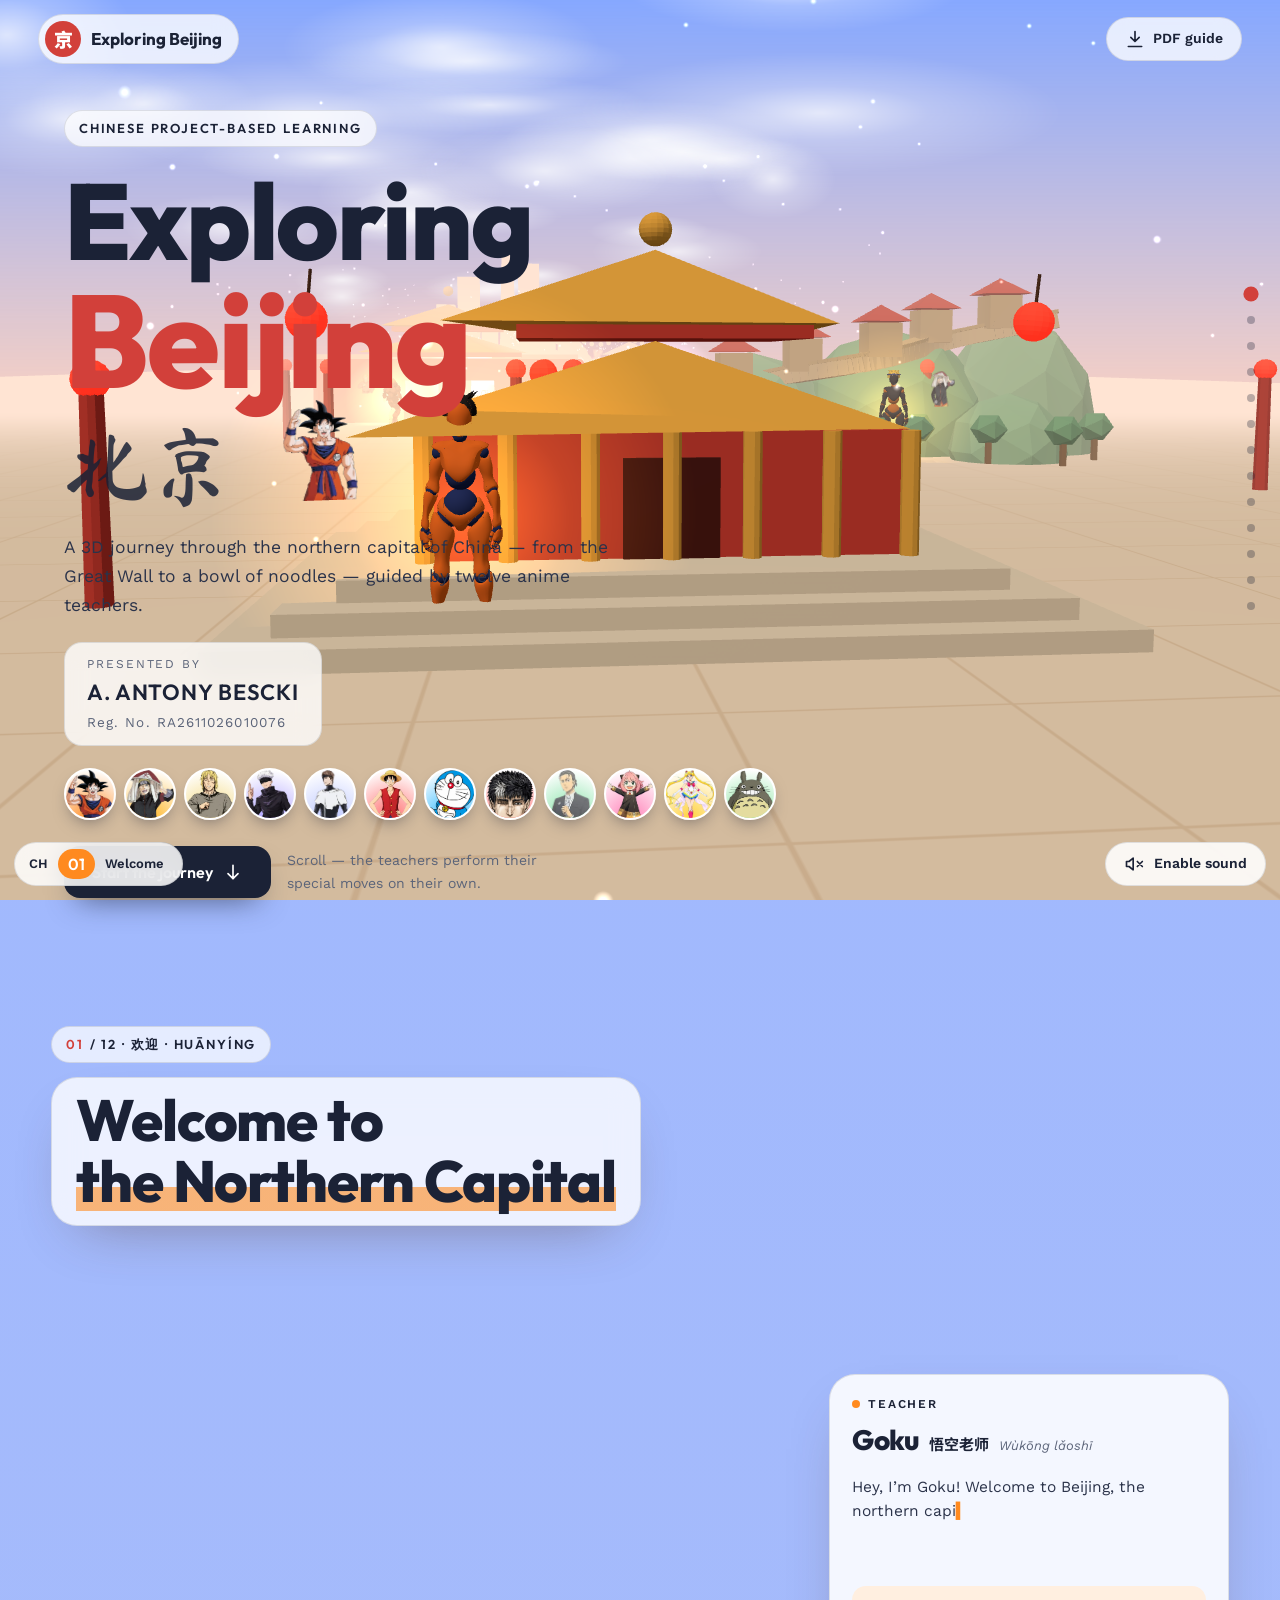
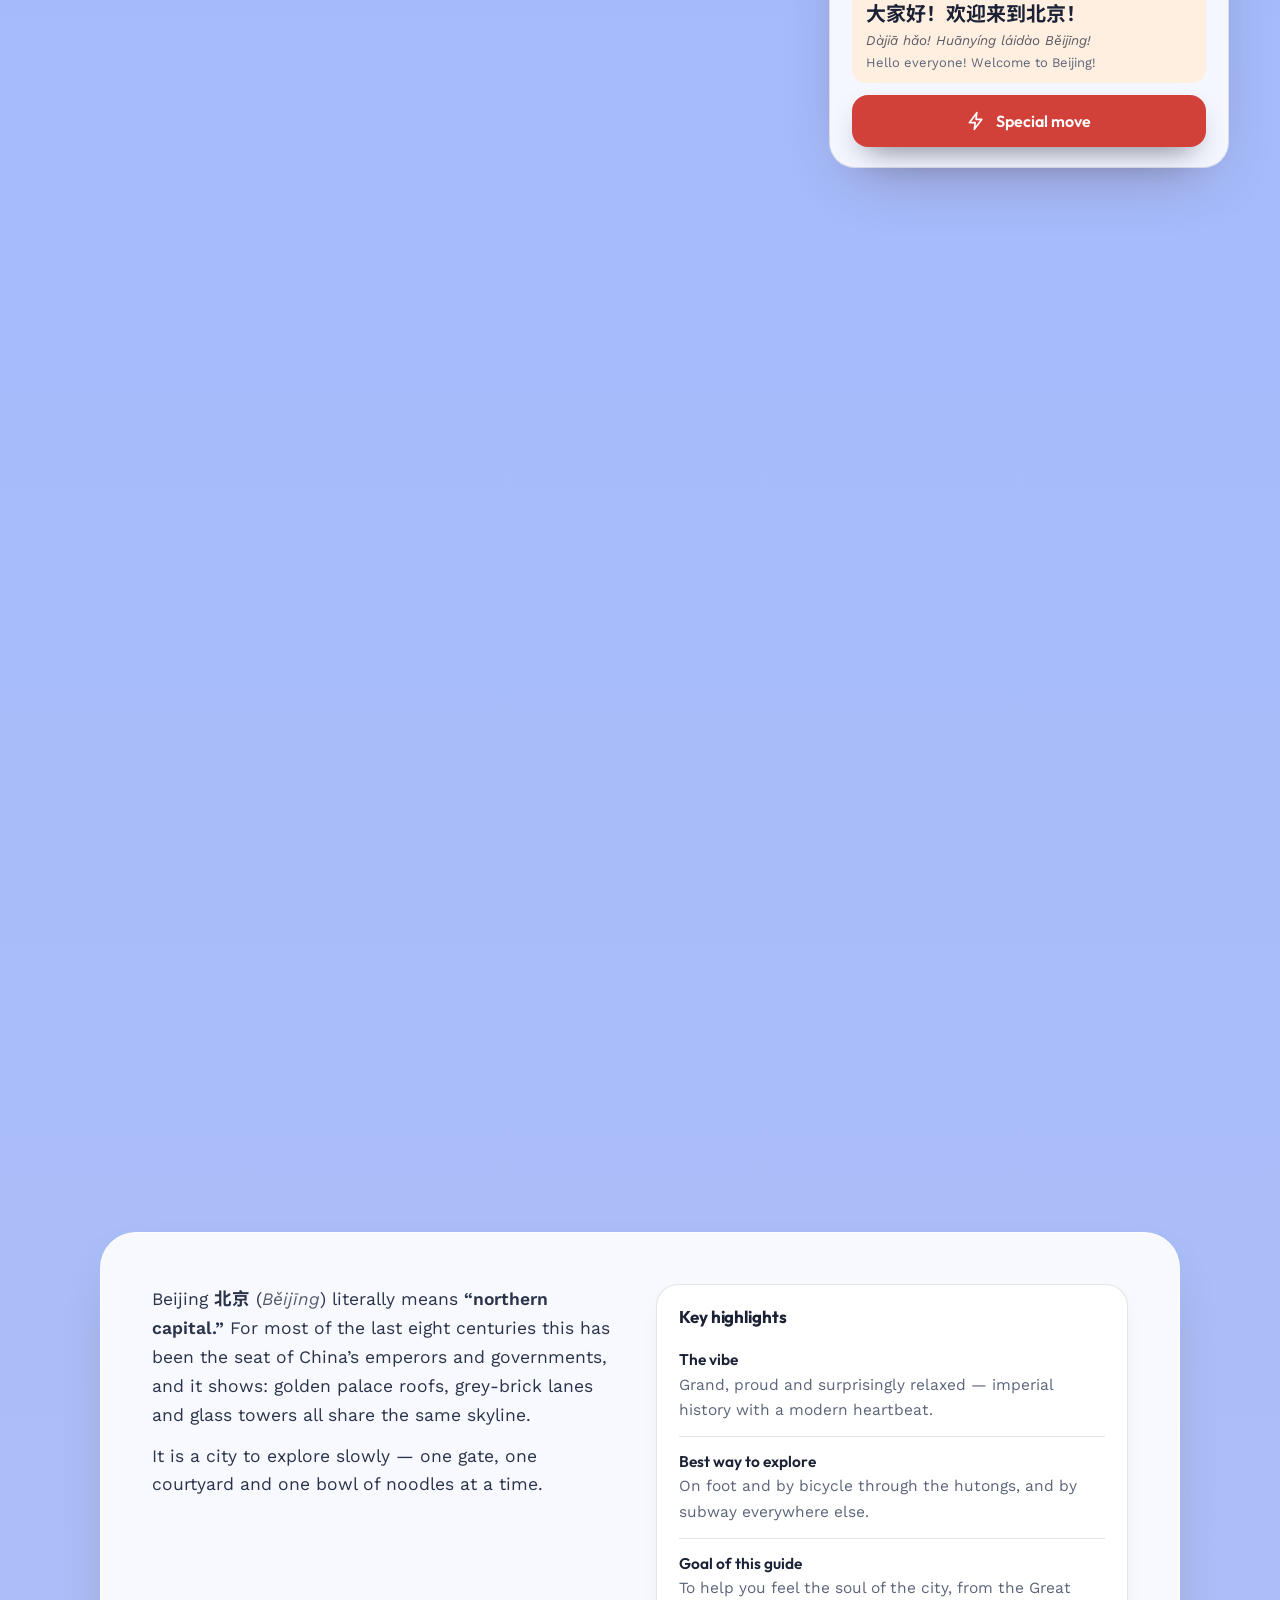
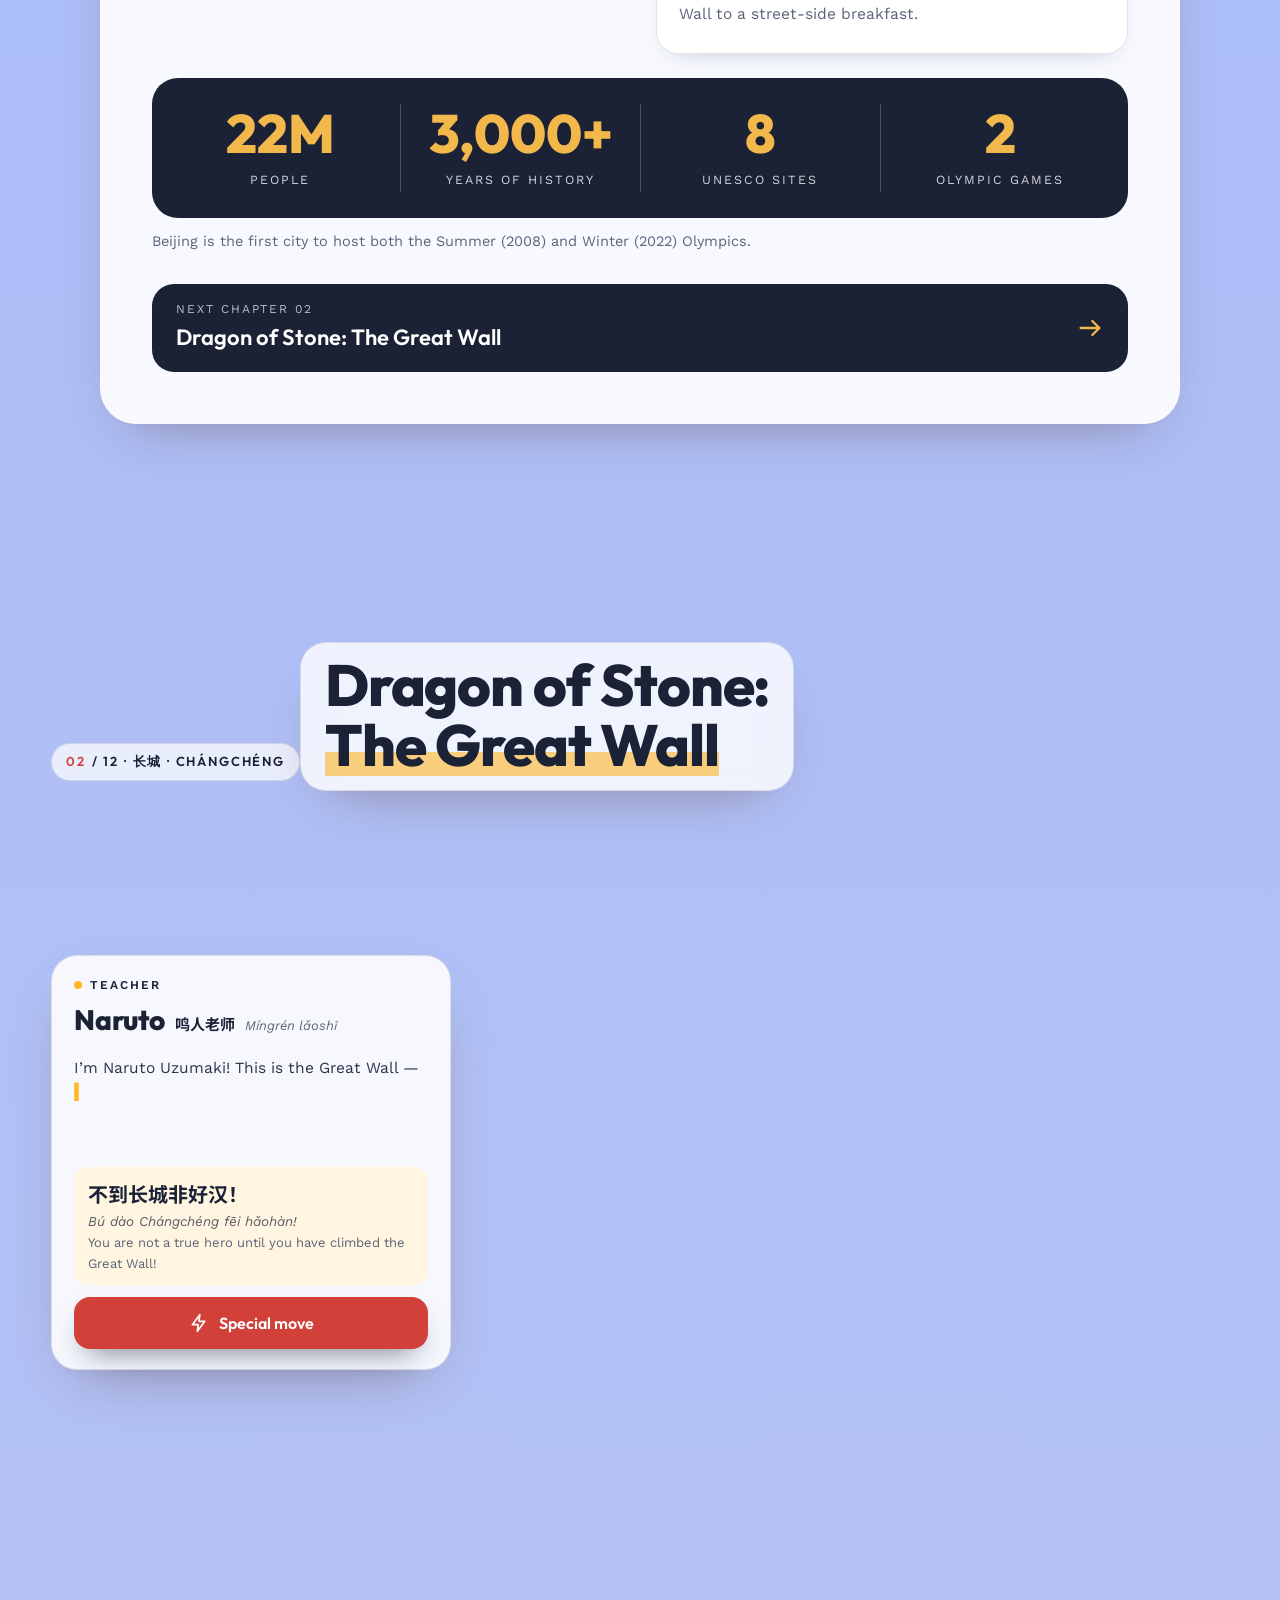
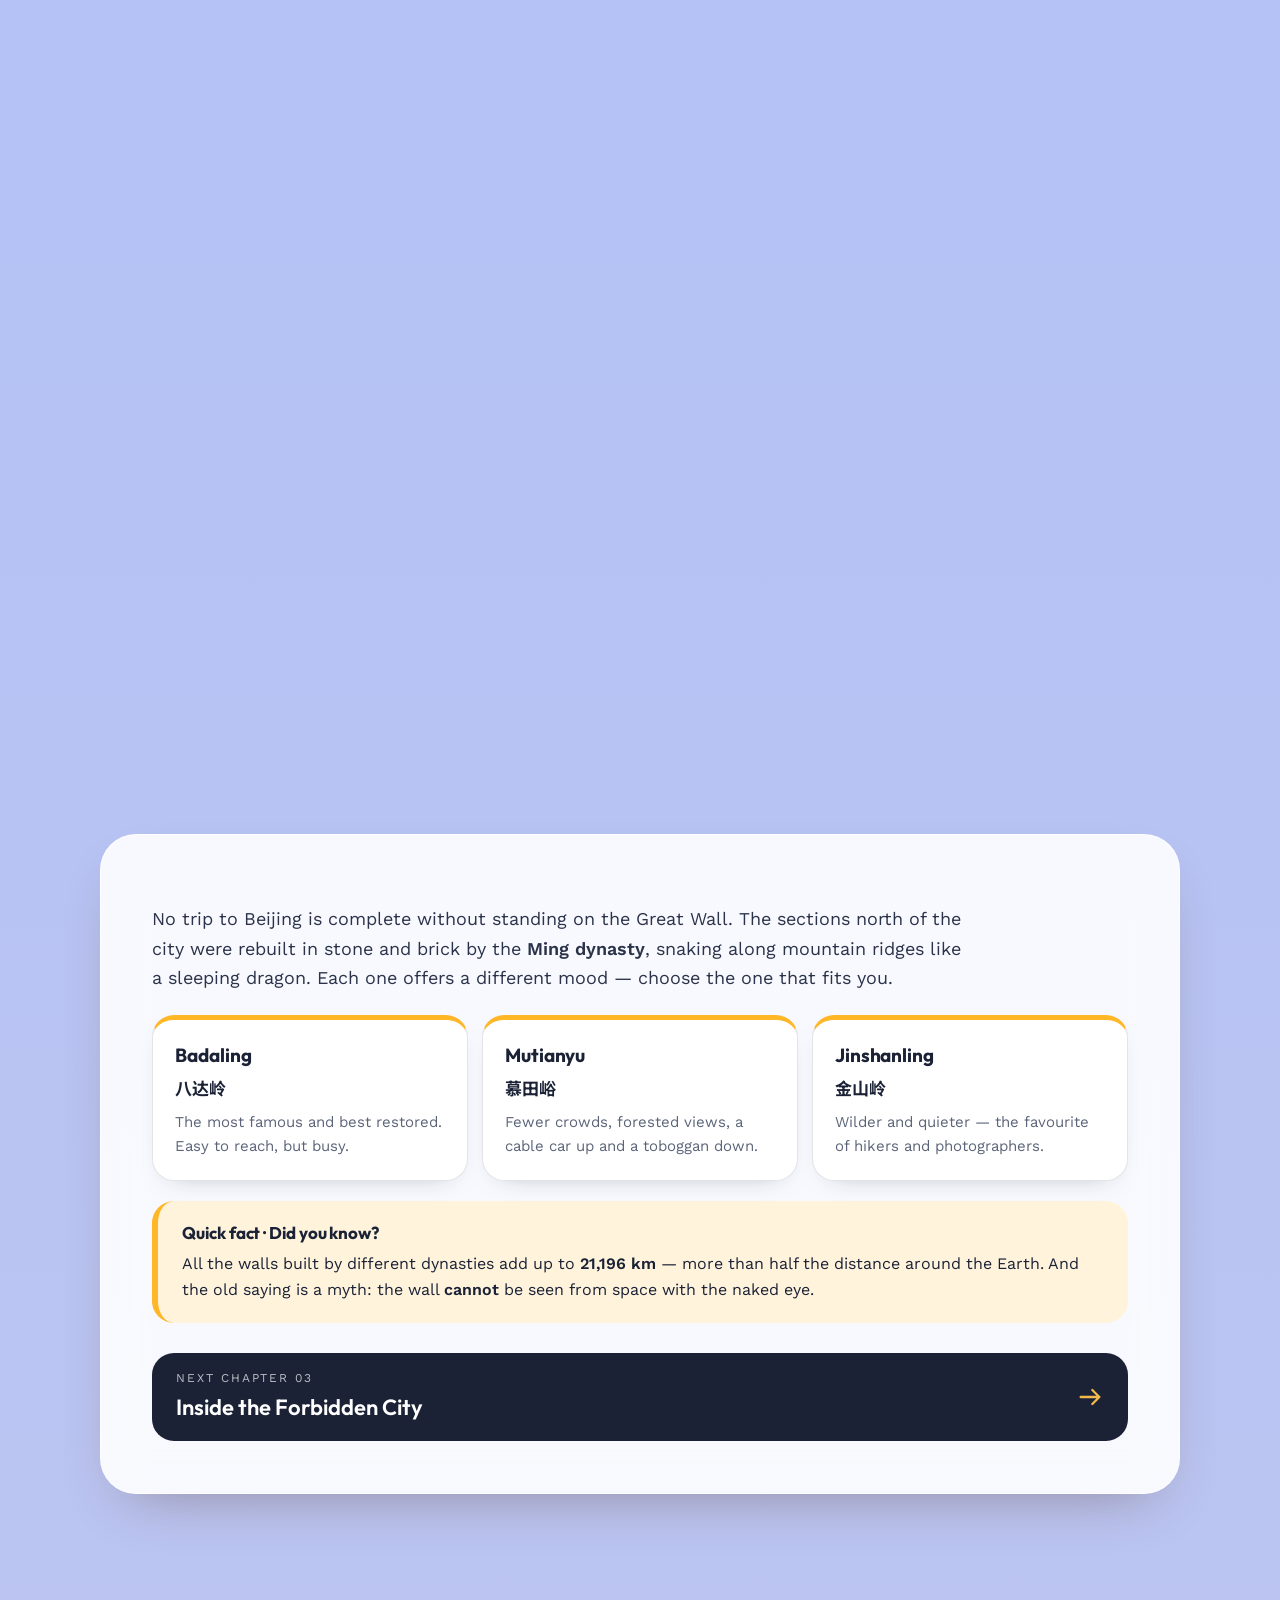
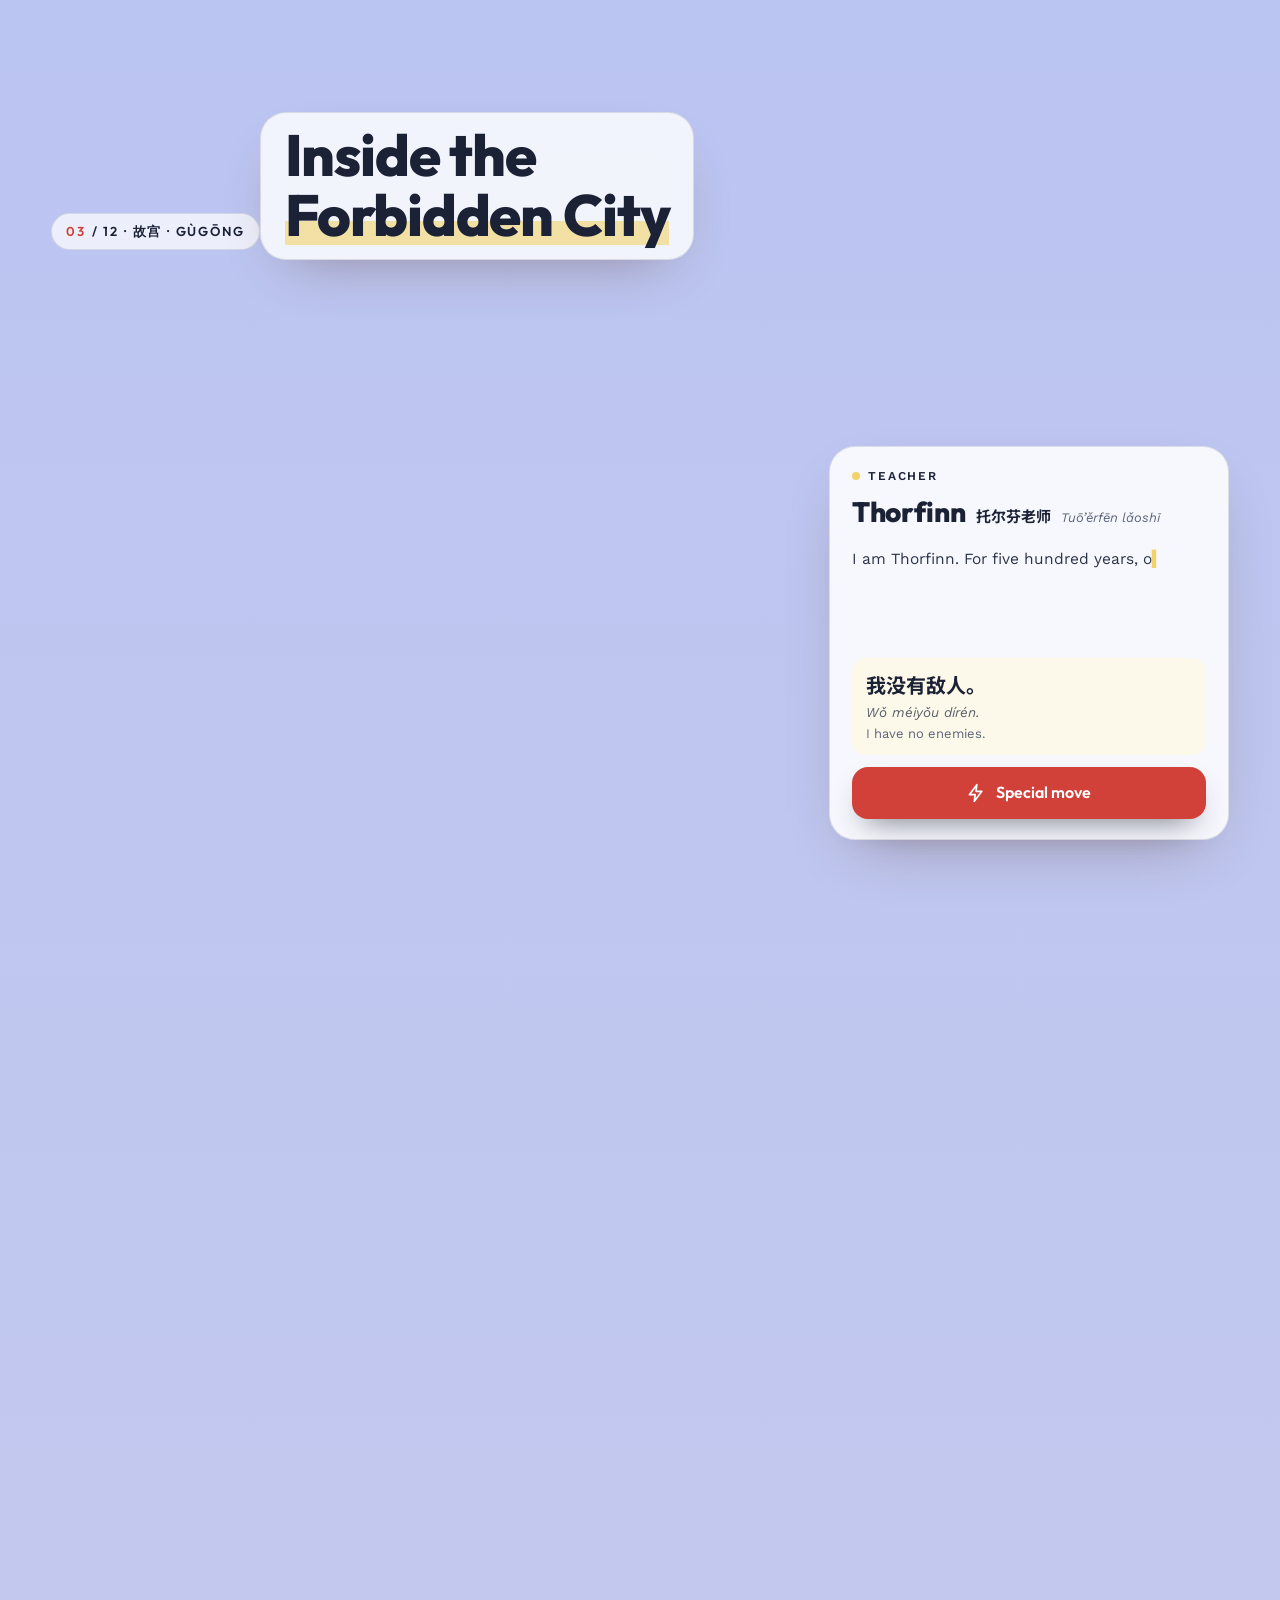
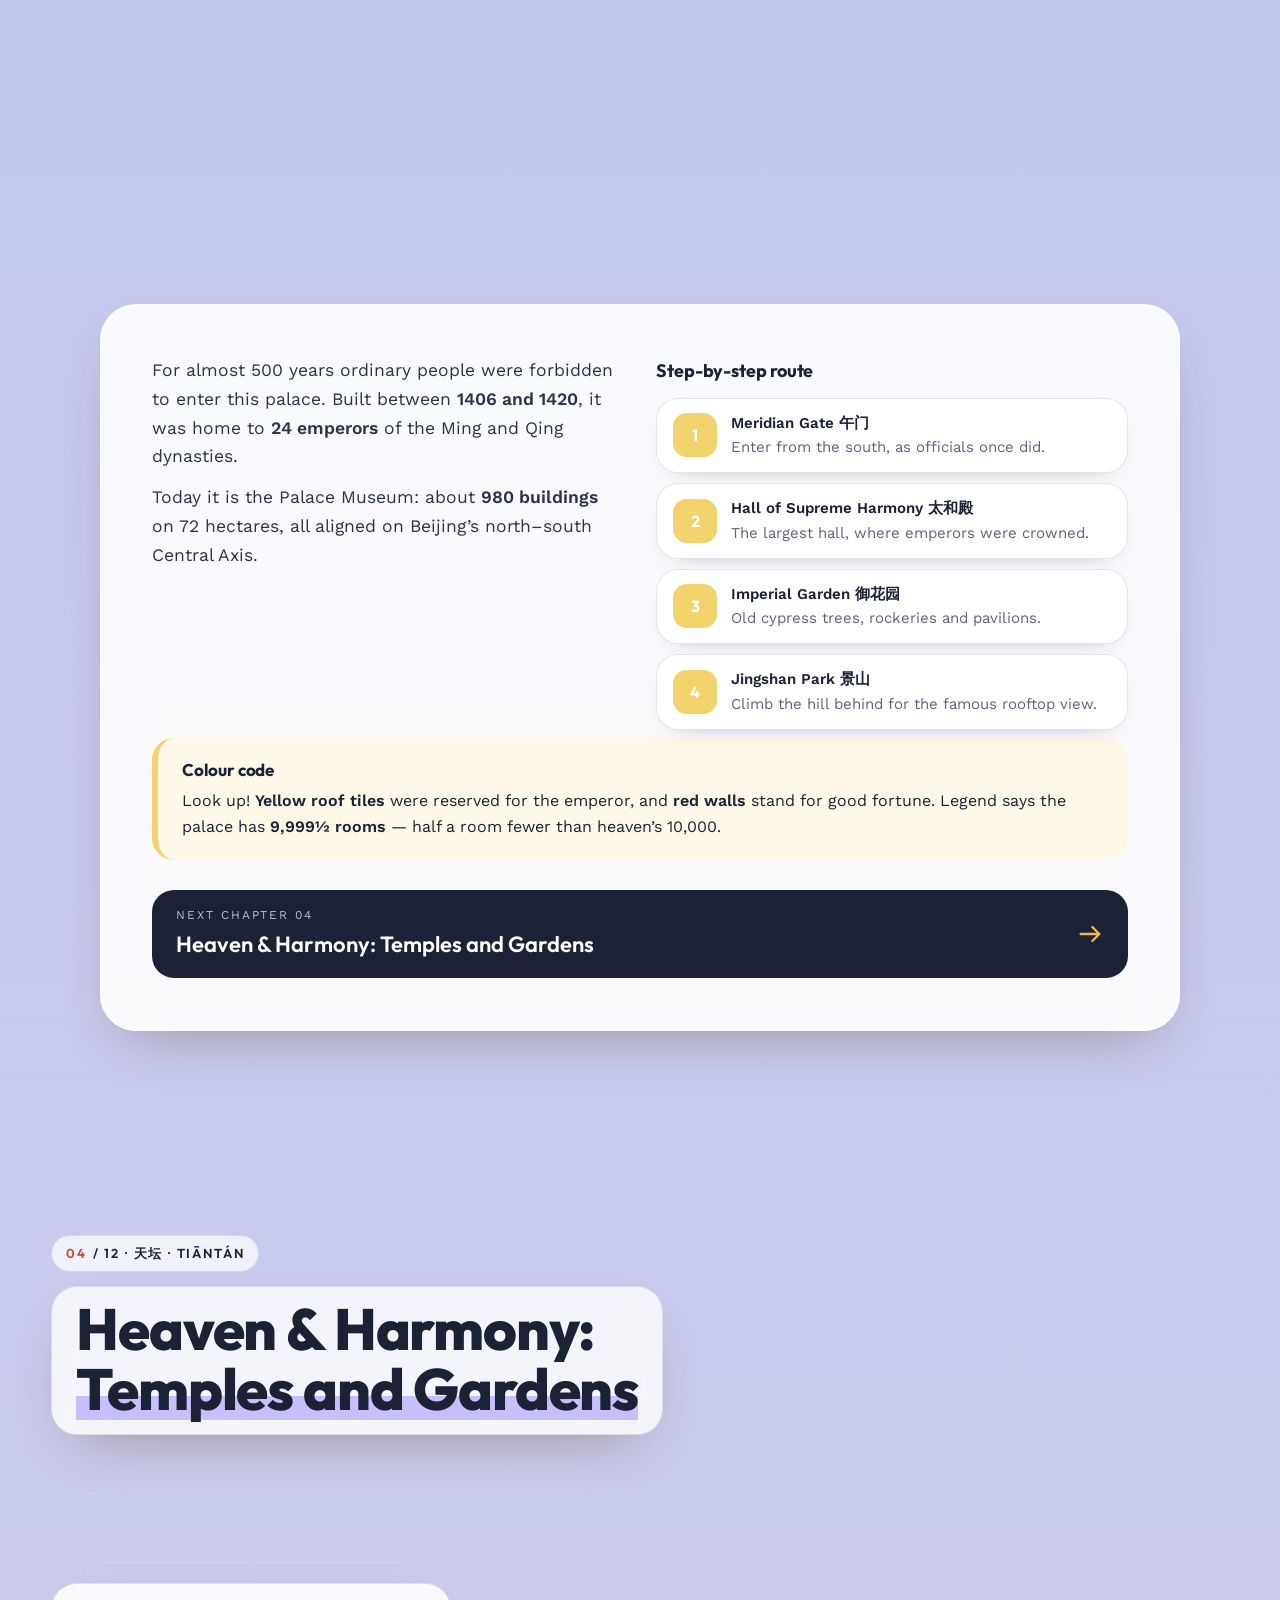
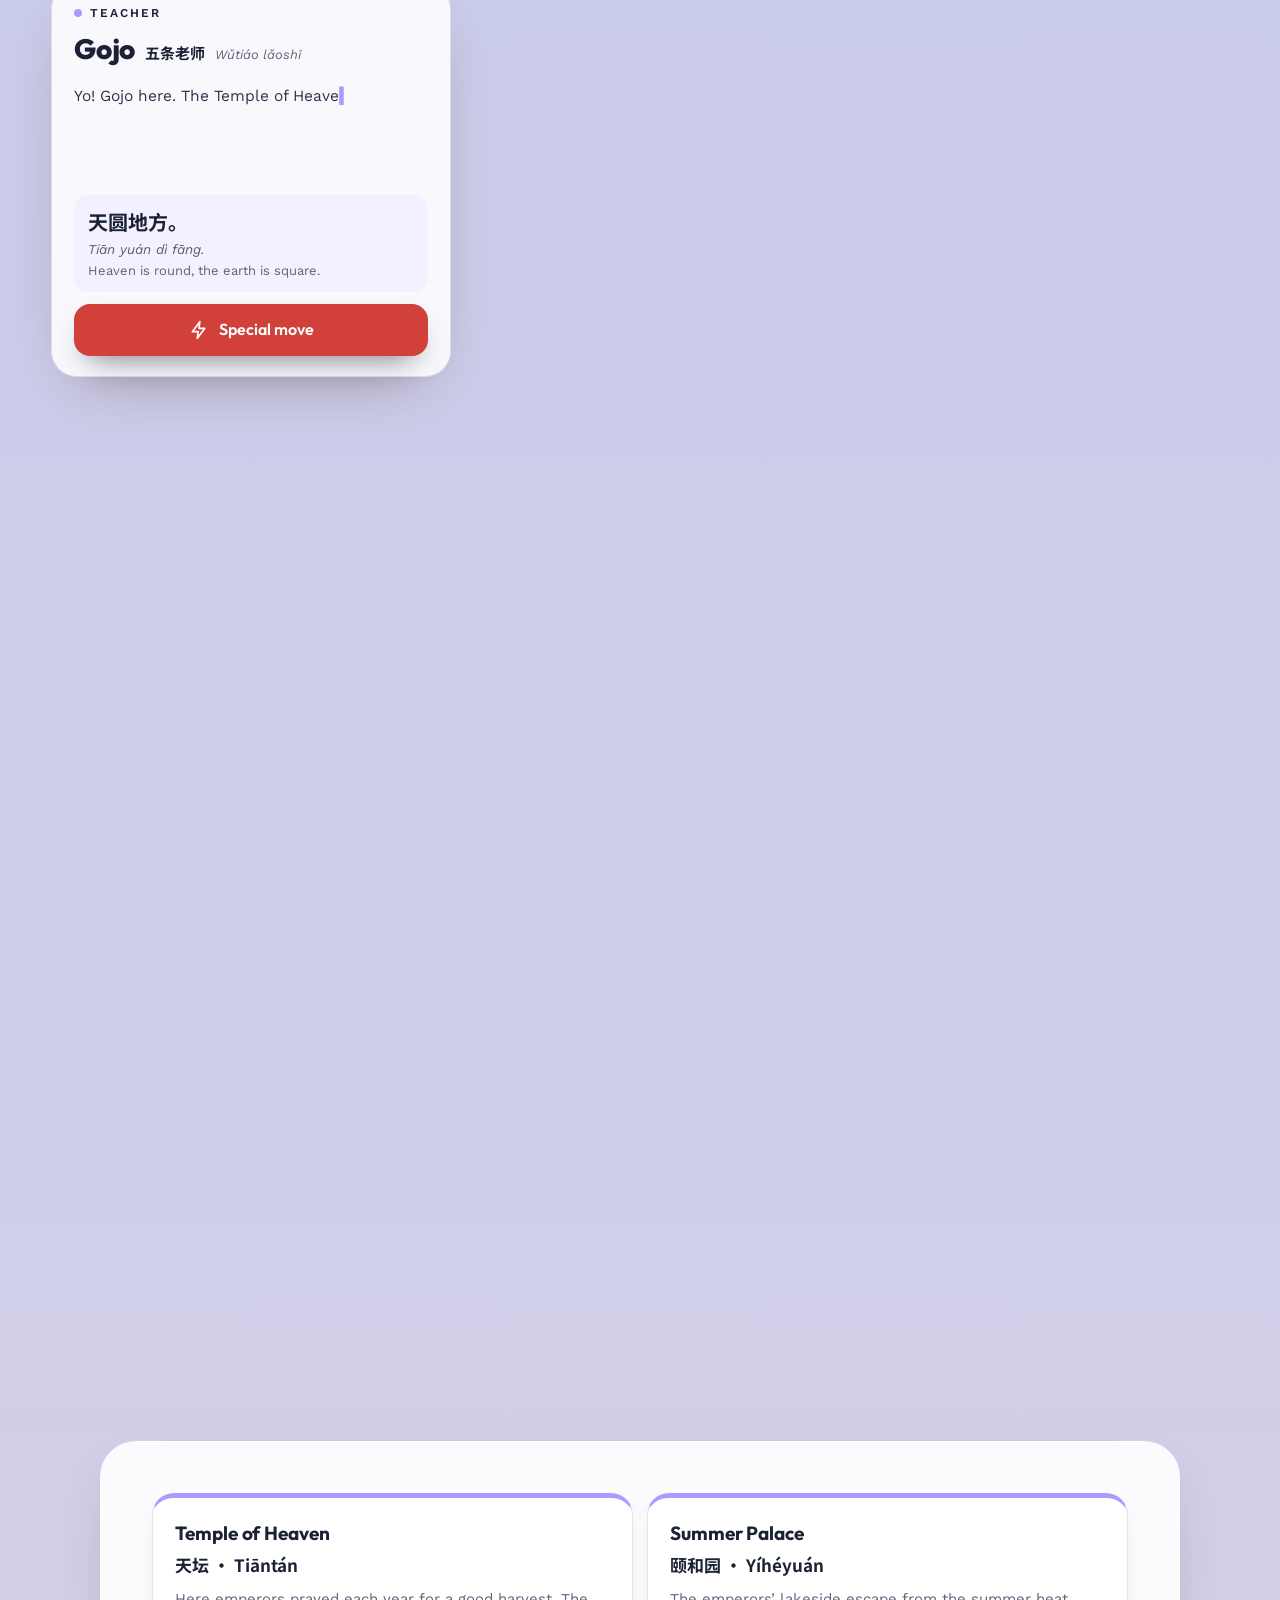
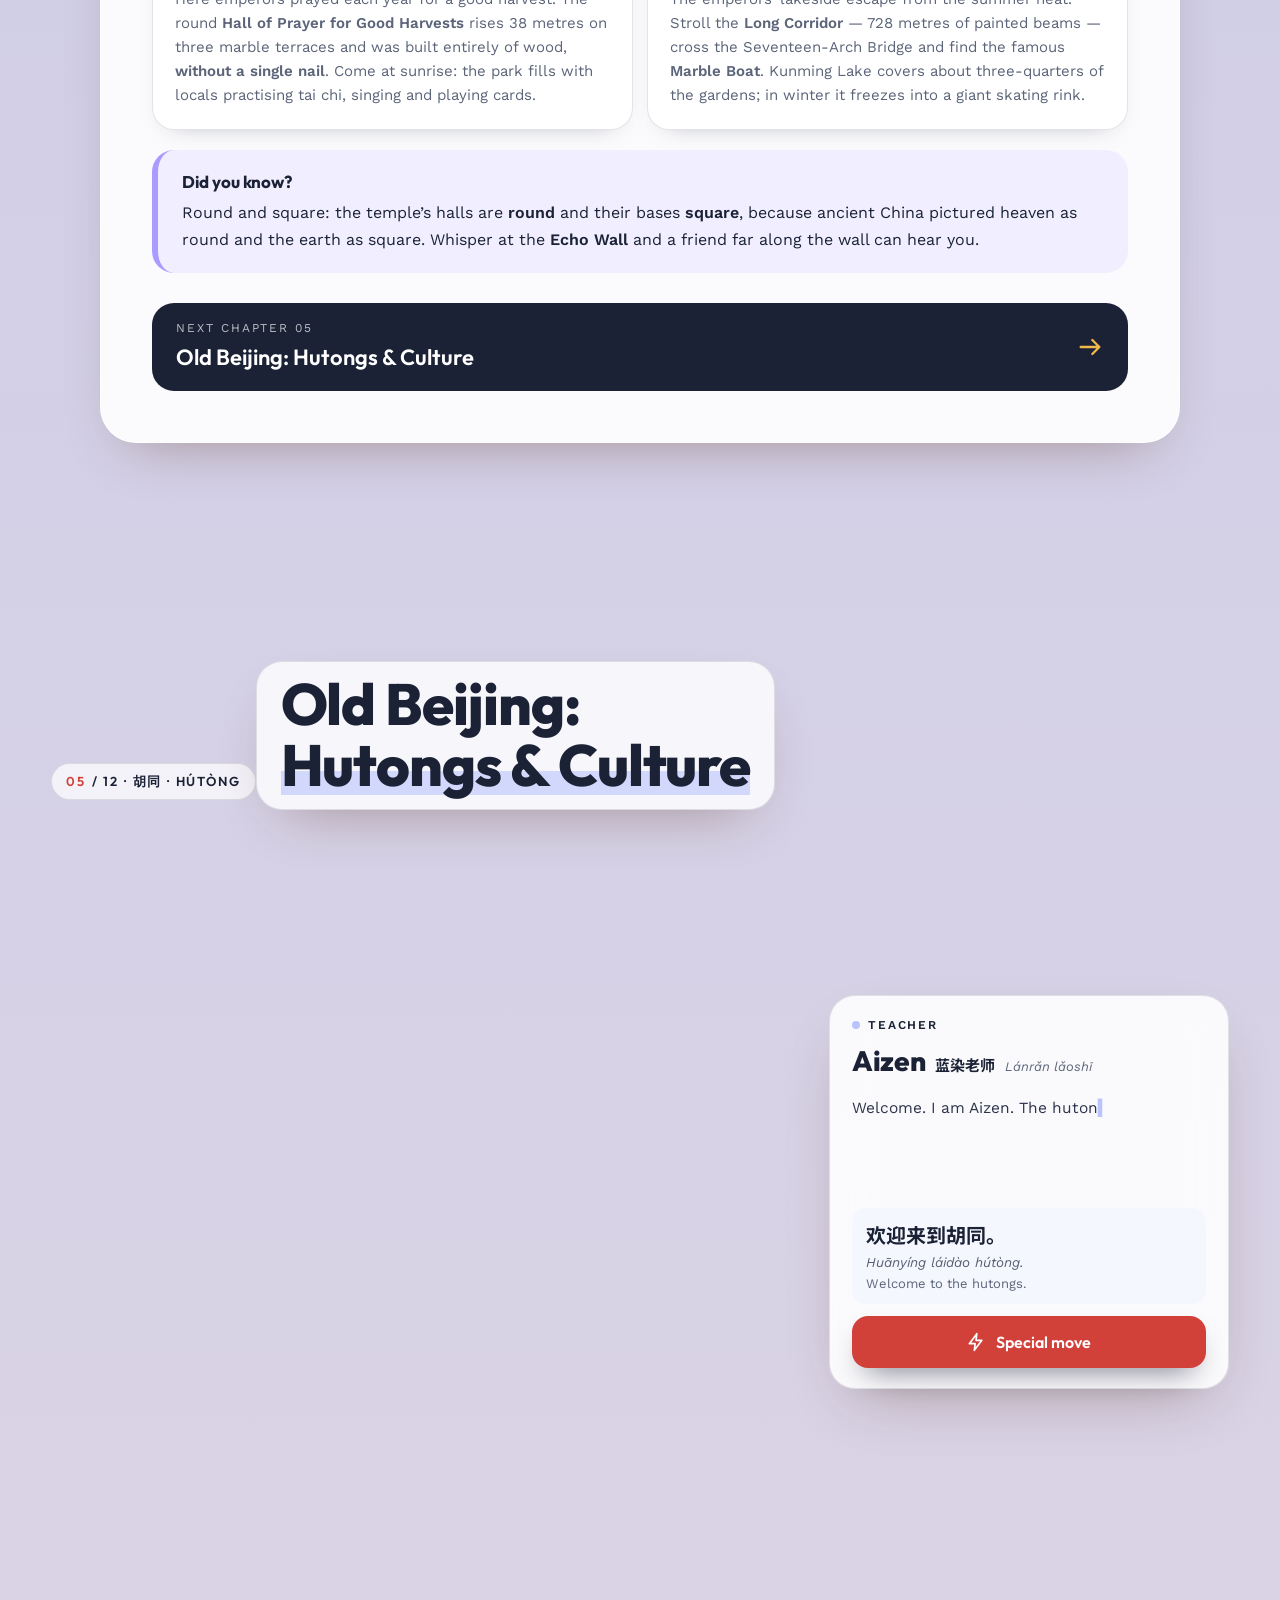
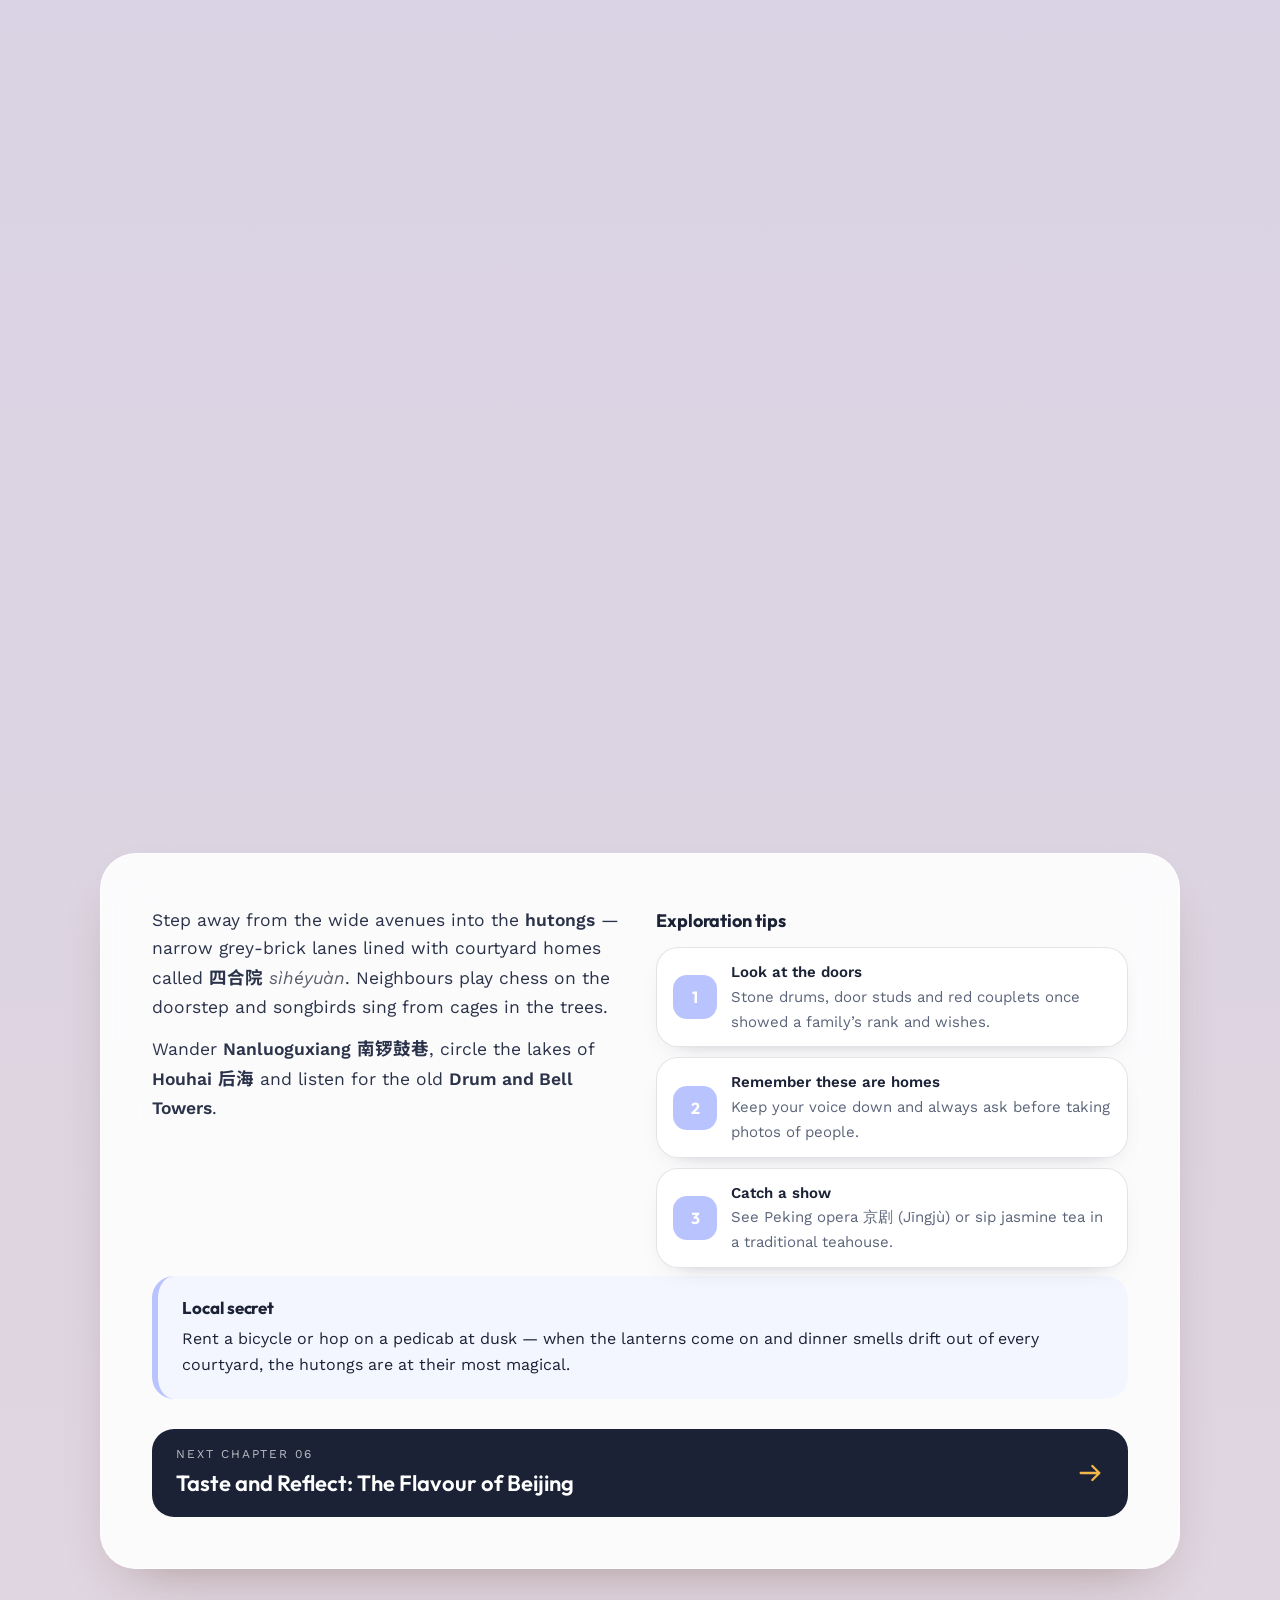
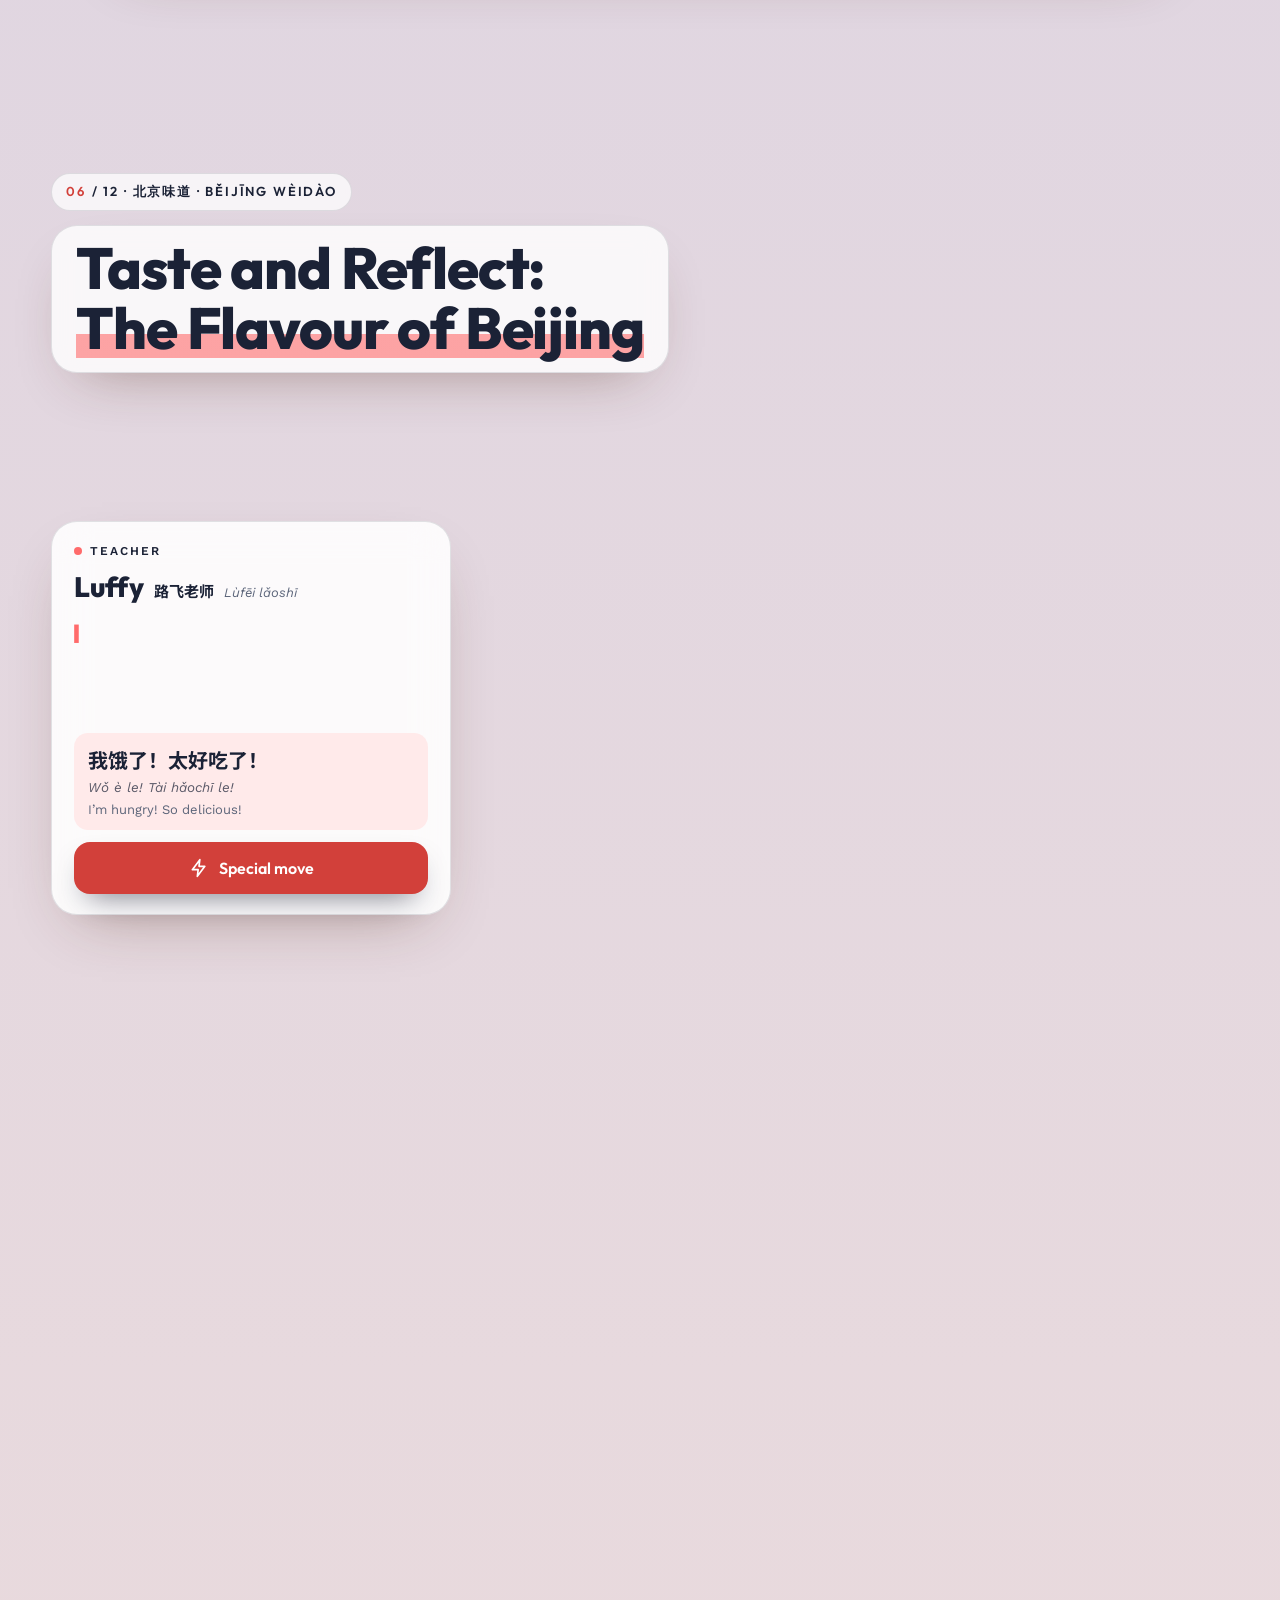
<file: old3d/index.html>
<!doctype html>
<html lang="en">
<head>
<base href="../">
<meta charset="utf-8">
<meta name="viewport" content="width=device-width, initial-scale=1, viewport-fit=cover">
<meta name="theme-color" content="#FFE9D8">
<title>Exploring Beijing 北京 · Chinese PBL — A. Antony Bescki</title>
<meta name="description" content="A 3D scroll journey through Beijing taught by twelve anime teachers. Chinese PBL project by A. Antony Bescki (RA2611026010076).">
<link rel="icon" href="data:image/svg+xml,%3Csvg xmlns='http://www.w3.org/2000/svg' viewBox='0 0 100 100'%3E%3Crect width='100' height='100' rx='24' fill='%23D2403A'/%3E%3Ctext x='50' y='72' font-size='62' text-anchor='middle' fill='%23fff'%3E京%3C/text%3E%3C/svg%3E">
<link rel="preconnect" href="https://fonts.googleapis.com"><link rel="preconnect" href="https://fonts.gstatic.com" crossorigin>
<link rel="stylesheet" href="https://fonts.googleapis.com/css2?family=Outfit:wght@400;500;600;700;800&family=Work+Sans:wght@400;500;600&family=Noto+Sans+SC:wght@500;700;900&family=Ma+Shan+Zheng&display=swap">
<style>:root { --bg: #FFF4E8; --ink: #1B2236; --mut: #5B6479; --red: #D2403A; --gold: #F2B84B; --jade: #1F9E87; --line: rgba(27, 34, 54, .12); --ac: #D2403A; --sh: 0 24px 60px -30px rgba(80, 40, 20, .45);
  --disp: Outfit, "Avenir Next", system-ui, sans-serif; --body: "Work Sans", system-ui, -apple-system, "Segoe UI", sans-serif; --han: "Noto Sans SC", "PingFang SC", "Hiragino Sans GB", "Microsoft YaHei", sans-serif; --brush: "Ma Shan Zheng", "Kaiti SC", "STKaiti", "KaiTi", serif; }
* { box-sizing: border-box; }
html { scroll-behavior: smooth; }
body { margin: 0; font-family: var(--body); font-size: 17px; line-height: 1.65; color: var(--ink); background: linear-gradient(#9DB7FF, #FFE4D3 55%, #FFF4E8); -webkit-font-smoothing: antialiased; overflow-x: hidden; }
#gl { position: fixed; inset: 0; width: 100%; height: 100%; z-index: 0; display: block; }
main, .hero, footer { position: relative; z-index: 2; }
h1, h2, h3, p { margin: 0; } h2, h1 { font-family: var(--disp); line-height: 1.04; letter-spacing: -.02em; text-wrap: balance; }
h3 { font-family: var(--disp); font-weight: 700; font-size: 17px; letter-spacing: -.005em; }
.zh { font-family: var(--han); font-weight: 700; } .brush { font-family: var(--brush); font-weight: 400; } .py { color: var(--ink); opacity: .72; font-style: italic; }
button { font: inherit; color: inherit; cursor: pointer; } a { color: inherit; }
:focus-visible { outline: 3px solid var(--ink); outline-offset: 3px; border-radius: 8px; }
b { font-weight: 600; } p + p { margin-top: 12px; }
.ic { width: 20px; height: 20px; flex: none; fill: none; stroke: currentColor; stroke-width: 2; stroke-linecap: round; stroke-linejoin: round; }
.kick { display: inline-flex; gap: 6px; align-items: center; font-family: var(--disp); font-weight: 600; font-size: 13px; letter-spacing: .14em; text-transform: uppercase; color: var(--ink); background: rgba(255, 255, 255, .72); border: 1px solid var(--line); padding: 7px 14px; border-radius: 99px; backdrop-filter: blur(10px); }
.kick b { color: var(--red); }
.btn { display: inline-flex; align-items: center; justify-content: center; gap: 10px; min-height: 52px; padding: 0 28px; border: 0; border-radius: 16px; background: var(--ink); color: #fff; font-family: var(--disp); font-weight: 600; font-size: 16px; text-decoration: none; box-shadow: 0 14px 30px -14px rgba(27, 34, 54, .7); transition: transform .2s cubic-bezier(.2, .8, .2, 1), box-shadow .2s, background .2s; }
.btn:hover { transform: translateY(-3px); box-shadow: 0 20px 36px -14px rgba(27, 34, 54, .75); } .btn:active { transform: translateY(0) scale(.98); }
.btn.move { background: var(--red); width: 100%; }

.prog { position: fixed; left: 0; right: 0; top: 0; height: 4px; z-index: 50; } .prog i { display: block; height: 100%; transform: scaleX(0); transform-origin: 0 50%; background: linear-gradient(90deg, var(--red), var(--gold)); }
nav.top { position: fixed; left: 0; right: 0; top: 0; z-index: 40; display: flex; justify-content: space-between; align-items: center; padding: 14px clamp(16px, 3vw, 40px); pointer-events: none; }
nav.top > * { pointer-events: auto; }
.brand { display: flex; align-items: center; gap: 10px; text-decoration: none; font-family: var(--disp); font-weight: 700; font-size: 17px; background: rgba(255, 255, 255, .78); backdrop-filter: blur(12px); padding: 6px 16px 6px 6px; border-radius: 99px; border: 1px solid var(--line); }
.seal { display: grid; place-items: center; width: 36px; height: 36px; border-radius: 50%; background: var(--red); color: #fff; font-family: var(--han); font-weight: 900; font-size: 19px; }
.pdf { display: inline-flex; align-items: center; gap: 8px; min-height: 44px; padding: 0 18px; border-radius: 99px; text-decoration: none; font-weight: 600; font-size: 14px; background: rgba(255, 255, 255, .78); backdrop-filter: blur(12px); border: 1px solid var(--line); }
.rail { position: fixed; right: 16px; top: 50%; transform: translateY(-50%); z-index: 40; display: none; flex-direction: column; gap: 0; }
.rail a { position: relative; width: 26px; height: 26px; display: grid; place-items: center; text-decoration: none; }
.rail a::before { content: ""; width: 8px; height: 8px; border-radius: 50%; background: rgba(27, 34, 54, .3); transition: transform .25s, background .25s; } .rail a.act::before { background: var(--red); transform: scale(1.9); }
.rail a span { position: absolute; right: 30px; white-space: nowrap; font-size: 12px; font-weight: 600; background: #fff; padding: 4px 10px; border-radius: 8px; box-shadow: var(--sh); opacity: 0; pointer-events: none; transition: opacity .15s; } .rail a:hover span { opacity: 1; }
@media (min-width: 1280px) { .rail { display: flex; } }

/* hero */
.hero { min-height: 100vh; display: flex; align-items: flex-end; padding: 110px clamp(20px, 5vw, 80px) 44px; }
.hwrap { max-width: 880px; }
.hero h1 { font-size: clamp(46px, 8.4vw, 112px); font-weight: 800; margin-top: 18px; } .hero h1 .big { display: block; color: var(--red); font-size: 1.22em; line-height: .96; }
.zhb { display: inline-block; font-size: .8em; color: var(--ink); opacity: .85; }
.lead { font-size: clamp(17px, 1.7vw, 21px); max-width: 52ch; margin-top: 18px; color: #2B334A; }
.who2 { display: inline-grid; margin-top: 22px; padding: 12px 22px; border-radius: 18px; background: rgba(255, 255, 255, .8); backdrop-filter: blur(12px); border: 1px solid var(--line); }
.who2 small { font-size: 12px; letter-spacing: .16em; text-transform: uppercase; color: var(--mut); } .who2 b { font-family: var(--disp); font-size: 22px; letter-spacing: .04em; } .who2 span { font-size: 13.5px; color: var(--mut); letter-spacing: .08em; }
.avs { display: flex; flex-wrap: wrap; gap: 8px; margin-top: 22px; }
.av { width: 52px; height: 52px; padding: 0; border-radius: 50%; border: 2px solid #fff; overflow: hidden; background: radial-gradient(circle at 50% 100%, var(--ac), #fff 90%); box-shadow: 0 8px 18px -8px rgba(27, 34, 54, .6); transition: transform .25s cubic-bezier(.2, 1.6, .4, 1); }
.av img { width: 100%; height: 130%; object-fit: cover; object-position: 50% 0; display: block; } .av:hover { transform: translateY(-6px) scale(1.12); }
.cta { display: flex; flex-wrap: wrap; align-items: center; gap: 16px; margin-top: 26px; } .hintx { font-size: 14px; color: var(--mut); max-width: 30ch; }

/* chapters: a pinned fly-through, then readable content */
.ch { position: relative; }
.fly { height: 210vh; } .pin { position: sticky; top: 0; height: 100vh; display: flex; flex-direction: column; justify-content: space-between; padding: 84px clamp(18px, 4vw, 64px) 26px; pointer-events: none; }
.pin > * { pointer-events: auto; } .hd { max-width: 760px; } .hd h2 { display: inline-block; font-size: clamp(28px, 4.6vw, 58px); font-weight: 800; margin-top: 14px; padding: 12px 24px 14px; border-radius: 26px; background: rgba(255, 255, 255, .8); backdrop-filter: blur(14px); border: 1px solid var(--line); box-shadow: var(--sh); } .hd h2 em { font-style: normal; display: block; width: fit-content; background: linear-gradient(transparent 60%, color-mix(in srgb, var(--ac) 60%, transparent) 60%); }
.pin.r .tcard { align-self: flex-end; } .pin.l .tcard { align-self: flex-start; }
.tcard { width: min(400px, 100%); padding: 20px 22px; border-radius: 26px; background: rgba(255, 255, 255, .88); backdrop-filter: blur(18px); border: 1px solid var(--line); box-shadow: var(--sh); display: flex; flex-direction: column; gap: 12px; }
.who { display: flex; flex-wrap: wrap; align-items: baseline; gap: 2px 10px; } .who .lbl { width: 100%; font-size: 12px; letter-spacing: .16em; text-transform: uppercase; font-weight: 600; color: var(--ink); } .who .lbl::before { content: ""; display: inline-block; width: 8px; height: 8px; border-radius: 50%; background: var(--ac); margin-right: 8px; }
.who b { font-family: var(--disp); font-weight: 800; font-size: 28px; letter-spacing: -.01em; } .who .zh { color: var(--ink); font-size: 15px; } .who i { font-size: 13px; color: var(--mut); }
.line { font-size: 15.5px; line-height: 1.55; min-height: 6.4em; color: #2B334A; } .line::after { content: "▍"; color: var(--ac); animation: blink .8s steps(2) infinite; } .line.done::after { content: ""; } @keyframes blink { 50% { opacity: 0; } }
.cn { display: grid; padding: 10px 14px; border-radius: 14px; background: color-mix(in srgb, var(--ac) 14%, #fff); } .cn .zh { font-size: 20px; } .cn .py { font-size: 13.5px; } .cn .en { font-size: 13px; color: var(--mut); }
.dwell { padding: 0 clamp(10px, 3vw, 40px) 120px; }
.panel { max-width: 1080px; margin: 0 auto; padding: clamp(22px, 4vw, 52px); border-radius: 36px; background: rgba(255, 255, 255, .9); backdrop-filter: blur(22px); border: 1px solid rgba(255, 255, 255, .8); box-shadow: var(--sh); }

/* content blocks */
.lead, .prose { font-size: 17.5px; color: #2B334A; } .panel .lead { max-width: 74ch; margin-bottom: 22px; } .panel .lead { font-size: 18px; }
.two { display: grid; grid-template-columns: 1fr 1fr; gap: 32px; align-items: start; } .grid { display: grid; gap: 14px; margin-bottom: 20px; } .grid > * { min-width: 0; }
.g2 { grid-template-columns: repeat(2, 1fr); } .g3 { grid-template-columns: repeat(3, 1fr); } .g4 { grid-template-columns: repeat(4, 1fr); } .g5 { grid-template-columns: repeat(5, 1fr); }
.glass, .kcard, .say, .food, .season, .steps li, .day, .hl { background: #fff; border: 1px solid var(--line); border-radius: 22px; box-shadow: 0 10px 26px -20px rgba(27, 34, 54, .5); transition: transform .3s cubic-bezier(.2, 1.3, .4, 1), box-shadow .3s; }
.kcard:hover, .say:hover, .food:hover, .season:hover { transform: translateY(-5px); box-shadow: 0 22px 36px -22px rgba(27, 34, 54, .55); }
.kcard { padding: 20px 22px 22px; border-top: 5px solid var(--ac); } .kcard h3 { font-size: 19px; } .kcard .zh { color: var(--ink); font-size: 17px; margin-top: 2px; } .kcard .zh .py { font-weight: 500; font-size: 13px; } .kcard p { font-size: 15px; line-height: 1.6; color: var(--mut); margin-top: 8px; } .kcard > .py { font-size: 13px; }
.kcard h3 .brush { font-size: 28px; color: var(--ink); margin-right: 6px; vertical-align: -3px; }
.factbox { padding: 18px 24px 20px; border-radius: 22px; margin-top: 8px; background: color-mix(in srgb, var(--ac) 16%, #fff); border-left: 6px solid var(--ac); font-size: 16px; } .factbox h3 { margin-bottom: 4px; color: var(--ink); }
.hl h3 { padding: 18px 22px 0; } .hl ul { margin: 0; padding: 4px 22px 14px; list-style: none; font-size: 15.5px; color: var(--mut); } .hl li { padding: 12px 0; } .hl li + li { border-top: 1px solid var(--line); } .hl li b { display: block; color: var(--ink); font-family: var(--disp); }
.ticks li { padding-left: 34px; position: relative; } .ticks li::before { content: "✓"; position: absolute; left: 0; top: 12px; width: 22px; height: 22px; border-radius: 50%; background: var(--ac); color: #fff; display: grid; place-items: center; font-size: 13px; font-weight: 700; }
.stats { display: grid; grid-template-columns: repeat(4, 1fr); margin-top: 24px; text-align: center; padding: 26px 8px; border-radius: 26px; background: var(--ink); color: #fff; } .stats div + div { border-left: 1px solid rgba(255, 255, 255, .2); }
.stats b { display: block; font-family: var(--disp); font-weight: 800; font-size: clamp(30px, 5vw, 54px); line-height: 1.1; color: var(--gold); } .stats span { font-size: 12.5px; letter-spacing: .16em; text-transform: uppercase; opacity: .8; }
.note { font-size: 14.5px; color: var(--mut); margin-top: 12px; } .sub3 { margin-bottom: 12px; font-size: 18px; }
.steps { list-style: none; margin: 0; padding: 0; display: grid; gap: 10px; counter-reset: s; } .steps li { counter-increment: s; display: grid; grid-template-columns: 44px 1fr; column-gap: 14px; align-items: center; padding: 12px 16px; font-size: 15px; color: var(--mut); }
.steps li > i { grid-row: 1 / span 2; width: 44px; height: 44px; border-radius: 14px; background: var(--ac); color: #fff; display: grid; place-items: center; font: 700 16px var(--disp); font-style: normal; } .steps li > i::before { content: counter(s); } .steps b { color: var(--ink); grid-column: 2; } .steps span { grid-column: 2; }
.say { padding: 14px 18px; display: grid; } .say .zh { font-size: 24px; line-height: 1.3; } .say .py { font-size: 14.5px; opacity: 1; color: var(--ink); } .say .en { font-size: 13.5px; color: var(--mut); } .say .small { font-size: 12px; }
.say.tone { text-align: center; } .say.tone svg { width: 100%; height: 58px; } .say.tone .zh { font-size: 38px; } .tline { stroke: var(--ink); stroke-dasharray: 1; stroke-dashoffset: 1; transition: stroke-dashoffset 1.2s .4s ease-out; } .on .tline { stroke-dashoffset: 0; }
.food { display: grid; grid-template-columns: 78px 1fr; column-gap: 12px; align-items: center; padding: 14px 18px; } .food svg { width: 78px; height: 78px; transition: transform .4s cubic-bezier(.2, 1.6, .4, 1); } .food:hover svg { transform: rotate(-10deg) scale(1.12); }
.food > span:first-of-type { display: grid; } .food b { font-family: var(--disp); font-size: 17px; } .food .zh { font-size: 19px; color: var(--red); } .food .py { font-size: 13px; opacity: 1; } .food .en { grid-column: 1 / -1; margin-top: 8px; font-size: 14px; color: var(--mut); }
.season { padding: 22px 16px; text-align: center; background: linear-gradient(170deg, color-mix(in srgb, var(--sc) 22%, #fff), #fff 70%); border-color: color-mix(in srgb, var(--sc) 50%, #fff); } .season svg { width: 58px; height: 58px; } .season h3 { font-size: 18px; } .season .zh { font-size: 15px; } .season small { letter-spacing: .12em; text-transform: uppercase; color: var(--mut); font-size: 12px; } .season p { font-size: 14px; margin-top: 8px; text-align: left; color: var(--mut); }
.days { display: grid; gap: 14px; margin-bottom: 20px; } .day { display: grid; grid-template-columns: 180px 1fr; overflow: hidden; }
.dh { text-align: center; padding: 18px 8px; display: grid; align-content: center; background: var(--dc); color: #1B2236; } .dh b { font: 800 22px/1.1 var(--disp); letter-spacing: .06em; text-transform: uppercase; color: #1B2236; } .dh .brush { font-size: 46px; line-height: 1.15; } .dh small { letter-spacing: .12em; text-transform: uppercase; font-size: 12px; font-weight: 600; }
.db { padding: 10px 22px; font-size: 15px; } .db > div { display: grid; grid-template-columns: 110px 1fr; gap: 12px; padding: 11px 0; } .db > div + div { border-top: 1px solid var(--line); } .db b { letter-spacing: .1em; text-transform: uppercase; font-size: 12.5px; color: var(--ink); padding-top: 3px; opacity: .8; }
.quote { display: grid; gap: 8px; align-content: center; text-align: center; padding: 26px; border-radius: 22px; border: 2px dashed var(--ac); color: var(--mut); height: 100%; } .quote .brush { font-size: clamp(26px, 3.4vw, 40px); color: var(--ink); line-height: 1.3; }
.next { display: flex; align-items: center; justify-content: space-between; gap: 16px; margin-top: 30px; padding: 16px 24px; border-radius: 22px; min-height: 64px; text-decoration: none; color: #fff; background: var(--ink); transition: transform .25s cubic-bezier(.2, .8, .2, 1), box-shadow .25s; } .next:hover { transform: translateY(-3px); box-shadow: 0 20px 36px -18px rgba(27, 34, 54, .8); }
.next span { display: grid; } .next small { font-size: 12px; letter-spacing: .16em; text-transform: uppercase; opacity: .7; } .next b { font-family: var(--disp); font-size: clamp(16px, 2.2vw, 22px); } .next .ic { width: 28px; height: 28px; color: var(--gold); }
.checks { display: grid; gap: 2px; } .checks label { display: grid; grid-template-columns: 28px 1fr; gap: 14px; align-items: center; min-height: 52px; cursor: pointer; font-size: 16px; border-bottom: 1px solid var(--line); } .checks input { position: absolute; opacity: 0; } .checks label > span { width: 26px; height: 26px; border: 2px solid var(--ink); border-radius: 9px; display: grid; place-items: center; transition: background .15s; }
.checks input:checked + span { background: var(--jade); border-color: var(--jade); } .checks input:checked + span::after { content: "✓"; color: #fff; font-weight: 800; } .checks input:focus-visible + span { outline: 3px solid var(--ink); outline-offset: 2px; } .checks label:has(input:checked) { color: var(--mut); text-decoration: line-through; }
.meter { height: 10px; background: var(--line); border-radius: 99px; margin-top: 16px; overflow: hidden; } .meter i { display: block; height: 100%; width: 100%; transform: scaleX(0); transform-origin: 0 50%; background: linear-gradient(90deg, var(--red), var(--gold), var(--jade)); transition: transform .5s cubic-bezier(.2, 1, .3, 1); } .mtxt { font-size: 13px; letter-spacing: .08em; color: var(--mut); margin-top: 8px; }
.bon { text-align: center; display: grid; gap: 18px; justify-items: center; align-content: center; padding: 20px; } .bon .big { font-size: clamp(64px, 10vw, 120px); line-height: 1; color: var(--red); } .bon p { font-size: 18px; max-width: 32ch; }
.reveal { opacity: 0; transform: translateY(26px); transition: opacity .6s, transform .6s cubic-bezier(.2, .9, .3, 1.1); } .reveal.on { opacity: 1; transform: none; }

footer { text-align: center; padding: 56px 20px 70px; background: var(--ink); color: #D8DEEE; } footer strong { display: block; font-family: var(--disp); font-size: 24px; letter-spacing: .08em; color: #fff; } footer p { font-size: 14px; margin-top: 4px; } .credit { max-width: 62ch; margin: 18px auto 0; font-size: 13px; opacity: .75; }

/* overlays */
.dock { position: fixed; left: 14px; bottom: 14px; z-index: 45; display: flex; align-items: center; gap: 10px; min-height: 44px; padding: 0 18px 0 14px; border-radius: 99px; font-size: 13px; font-weight: 600; background: rgba(255, 255, 255, .85); backdrop-filter: blur(12px); border: 1px solid var(--line); pointer-events: none; } .dock b { font-family: var(--disp); font-size: 16px; color: var(--ink); background: var(--ac); padding: 2px 10px; border-radius: 99px; color: #fff; }
.snd { position: fixed; right: 14px; bottom: 14px; z-index: 45; display: inline-flex; align-items: center; gap: 10px; min-height: 44px; padding: 0 18px; border-radius: 99px; border: 1px solid var(--line); background: rgba(255, 255, 255, .88); backdrop-filter: blur(12px); font-size: 14px; font-weight: 600; } .snd[aria-pressed="true"] { background: var(--jade); color: #fff; border-color: var(--jade); } .snd.hot { animation: pulse 1.8s ease-in-out infinite; } @keyframes pulse { 50% { box-shadow: 0 0 0 8px rgba(210, 64, 58, .2); } }
#shout { position: fixed; left: 50%; top: 22%; z-index: 44; transform: translate(-50%, -50%) rotate(-4deg) scale(0); font-family: var(--disp); font-weight: 800; font-size: clamp(28px, 7vw, 84px); letter-spacing: .02em; text-transform: uppercase; white-space: nowrap; color: #fff; -webkit-text-stroke: 2px var(--ink); paint-order: stroke fill; text-shadow: 6px 6px 0 var(--ac); pointer-events: none; opacity: 0; } #shout.go { animation: shout 2.6s both; }
@keyframes shout { 0% { opacity: 0; transform: translate(-50%, -50%) rotate(-4deg) scale(0); } 10% { opacity: 1; transform: translate(-50%, -50%) rotate(-4deg) scale(1.25); } 18%, 80% { opacity: 1; transform: translate(-50%, -50%) rotate(-4deg) scale(1); } 100% { opacity: 0; transform: translate(-50%, -80%) rotate(-4deg) scale(1); } }
.toast { position: fixed; left: 50%; bottom: 72px; z-index: 46; transform: translate(-50%, 16px); padding: 10px 22px; border-radius: 99px; background: var(--ink); color: #fff; font-weight: 600; font-size: 14px; opacity: 0; pointer-events: none; transition: .3s; white-space: nowrap; max-width: calc(100% - 24px); overflow: hidden; text-overflow: ellipsis; border-bottom: 3px solid var(--ac); } .toast.on { opacity: 1; transform: translate(-50%, 0); }

@media (max-width: 900px) {
  .two { grid-template-columns: 1fr; } .g3, .g4, .g5 { grid-template-columns: repeat(2, 1fr); }
  .pin { padding-top: 76px; } .tcard { width: 100%; align-self: stretch !important; padding: 16px 18px; gap: 9px; } .line { min-height: 0; font-size: 14.5px; } .who b { font-size: 24px; } .cn { padding: 8px 12px; } .btn { min-height: 48px; }
  .hd h2 { font-size: clamp(28px, 8vw, 44px); }
}
@media (max-width: 560px) { .brand span:last-child { display: none; } .pdf span { display: none; } .pdf { padding: 0 14px; } .g2 { grid-template-columns: 1fr; } .stats { grid-template-columns: repeat(2, 1fr); row-gap: 16px; } .stats div:nth-child(3) { border-left: 0; } .day { grid-template-columns: 1fr; } .dh { grid-auto-flow: column; justify-content: center; align-items: center; gap: 14px; padding: 10px; } .dh .brush { font-size: 30px; } .db > div { grid-template-columns: 1fr; gap: 0; } .dock .nm, .snd span { display: none; } .snd { padding: 0 14px; } .av { width: 44px; height: 44px; } }
@media (prefers-reduced-motion: reduce) { html { scroll-behavior: auto; } *, *::before, *::after { animation: none !important; transition: none !important; } .reveal { opacity: 1; transform: none; } .tline { stroke-dashoffset: 0; } }

body[data-ch="-1"] .dock { opacity: 0; } .dock { transition: opacity .3s; }

main { overflow-x: clip; } .tcard, .tcard * { min-width: 0; overflow-wrap: anywhere; }
.pin { padding-bottom: 74px; }
@media (max-width: 900px) { .pin { padding-bottom: 72px; } #shout { top: 42%; font-size: clamp(26px, 9vw, 56px); } .cn .en { display: none; } .line { font-size: 14px; } }
@media (max-width: 560px) {
  .hero { padding: 92px 18px 84px; } .hero h1 { font-size: clamp(38px, 11.5vw, 56px); margin-top: 14px; } .hero h1 .big { font-size: 1.28em; } .zhb { font-size: .62em; margin-top: 2px; }
  .lead { font-size: 15px; margin-top: 12px; } .who2 { margin-top: 14px; padding: 8px 16px; } .who2 b { font-size: 18px; } .avs { margin-top: 14px; gap: 6px; } .av { width: 40px; height: 40px; } .cta { margin-top: 16px; } .hintx { display: none; }
}
</style>
</head>
<body>

<svg width="0" height="0" style="position:absolute">
<defs>
  <linearGradient id="gRoofGold" x1="0" y1="0" x2="0" y2="1"><stop offset="0" stop-color="#F6CB58"/><stop offset="1" stop-color="#C4841A"/></linearGradient>
  <linearGradient id="gRoofBlue" x1="0" y1="0" x2="0" y2="1"><stop offset="0" stop-color="#3B63C4"/><stop offset="1" stop-color="#14286A"/></linearGradient>
  <linearGradient id="gRed" x1="0" y1="0" x2="0" y2="1"><stop offset="0" stop-color="#C53A2B"/><stop offset="1" stop-color="#8E1A14"/></linearGradient>
  <radialGradient id="gLantern" cx=".4" cy=".35" r=".8"><stop offset="0" stop-color="#FF6A4D"/><stop offset=".6" stop-color="#D4261B"/><stop offset="1" stop-color="#8E1410"/></radialGradient>
  <radialGradient id="gSun" cx=".5" cy=".5" r=".5"><stop offset="0" stop-color="#FFF3B8"/><stop offset=".55" stop-color="#FFC94A"/><stop offset="1" stop-color="#FF8A3C"/></radialGradient>
  <pattern id="ribs" width="5" height="5" patternUnits="userSpaceOnUse"><path d="M2.5 0V5" stroke="#000" stroke-opacity=".17" stroke-width="1.4"/></pattern>
  <pattern id="meander" width="18" height="12" patternUnits="userSpaceOnUse"><path d="M0 10.5H15.5V1.5H4.5V7.5H10.5V4.5" fill="none" stroke="currentColor" stroke-width="1.5"/></pattern>
  <pattern id="brick" width="26" height="14" patternUnits="userSpaceOnUse"><rect width="26" height="14" fill="#8A8C8E"/><path d="M0 0H26M0 7H26M0 0V7M13 7V14" stroke="#6D6F72" stroke-width="1"/></pattern>

  <symbol id="temple" viewBox="0 0 300 282">
    <rect x="10" y="264" width="280" height="18" fill="#EDE4CF"/><rect x="32" y="250" width="236" height="14" fill="#F4ECDA"/><rect x="54" y="236" width="192" height="14" fill="#EDE4CF"/>
    <path d="M10 264H290M32 250H268M54 236H246" stroke="#fff" stroke-width="4" stroke-dasharray="2 5"/>
    <path d="M10 281H290M32 263.500H268M54 249.500H246" stroke="#CDBF9F" stroke-width="1"/>
    <path d="M134 236H166L178 282H122Z" fill="#D9CDB2"/><path d="M130 252H170M126 266H174" stroke="#BFB08D" stroke-width="1"/>
    <rect x="72" y="198" width="156" height="38" fill="url(#gRed)"/><path d="M92 204V236M112 204V236M132 204V236M168 204V236M188 204V236M208 204V236" stroke="#6B120E" stroke-width="2.5"/>
    <rect x="139" y="210" width="22" height="26" fill="#4A0C0A"/><rect x="72" y="198" width="156" height="7" fill="#1F7A6A"/><path d="M76 201.500H224" stroke="#F3C24B" stroke-width="1.6" stroke-dasharray="3 5"/>
    <path id="tr1" d="M42 201C76 195 92 179 98 164H202C208 179 224 195 258 201Z" fill="url(#gRoofBlue)"/><use href="#tr1" fill="url(#ribs)" style="fill:url(#ribs)"/>
    <path d="M42 201H258" stroke="#F3C24B" stroke-width="3.5" stroke-linecap="round"/><path d="M98 164H202" stroke="#F3C24B" stroke-width="2"/>
    <rect x="96" y="146" width="108" height="18" fill="url(#gRed)"/><rect x="96" y="146" width="108" height="5" fill="#1F7A6A"/>
    <path id="tr2" d="M72 149C98 144 110 128 114 116H186C190 128 202 144 228 149Z" fill="url(#gRoofBlue)"/><use href="#tr2" style="fill:url(#ribs)"/>
    <path d="M72 149H228" stroke="#F3C24B" stroke-width="3.5" stroke-linecap="round"/><path d="M114 116H186" stroke="#F3C24B" stroke-width="2"/>
    <rect x="112" y="100" width="76" height="16" fill="url(#gRed)"/><rect x="112" y="100" width="76" height="5" fill="#1F7A6A"/>
    <path id="tr3" d="M88 103C116 97 138 68 146 40H154C162 68 184 97 212 103Z" fill="url(#gRoofBlue)"/><use href="#tr3" style="fill:url(#ribs)"/>
    <path d="M88 103H212" stroke="#F3C24B" stroke-width="3.5" stroke-linecap="round"/>
    <rect x="142" y="118" width="16" height="22" rx="1" fill="#14286A" stroke="#F3C24B" stroke-width="1.6"/>
    <rect x="146.500" y="28" width="7" height="13" fill="#F3C24B"/><circle cx="150" cy="22" r="9" fill="#F6CB58"/><circle cx="147" cy="19" r="3" fill="#FFF3B8"/>
  </symbol>

  <symbol id="hall" viewBox="0 0 400 204">
    <rect y="170" width="400" height="34" fill="#EDE4CF"/><path d="M0 170H400" stroke="#fff" stroke-width="5" stroke-dasharray="2 6"/><path d="M0 187H400" stroke="#CDBF9F"/>
    <path d="M168 170H232L248 204H152Z" fill="#D9CDB2"/><path d="M163 181H237M157 193H243" stroke="#BFB08D"/>
    <rect x="34" y="112" width="332" height="58" fill="url(#gRed)"/>
    <path d="M70 120V170M108 120V170M146 120V170M254 120V170M292 120V170M330 120V170" stroke="#6B120E" stroke-width="3"/>
    <path d="M182 170V142a18 18 0 0 1 36 0V170Z" fill="#3E0A08"/><path d="M80 170V148a9 9 0 0 1 18 0V170ZM118 170V148a9 9 0 0 1 18 0V170ZM264 170V148a9 9 0 0 1 18 0V170ZM302 170V148a9 9 0 0 1 18 0V170Z" fill="#4A0C0A"/>
    <rect x="34" y="112" width="332" height="8" fill="#1F7A6A"/><path d="M40 116H360" stroke="#F3C24B" stroke-width="2" stroke-dasharray="4 6"/>
    <path id="hr1" d="M4 115C50 109 76 97 86 84H314C324 97 350 109 396 115Z" fill="url(#gRoofGold)"/><use href="#hr1" style="fill:url(#ribs)"/>
    <path d="M4 115H396" stroke="#9A640F" stroke-width="3" stroke-linecap="round"/><path d="M4 115q-7 -3 -8 -11M396 115q7 -3 8 -11" stroke="#C4841A" stroke-width="3" fill="none" stroke-linecap="round"/>
    <rect x="84" y="66" width="232" height="18" fill="url(#gRed)"/><rect x="84" y="66" width="232" height="6" fill="#1F7A6A"/>
    <rect x="186" y="70" width="28" height="13" fill="#14286A" stroke="#F3C24B" stroke-width="1.5"/>
    <path id="hr2" d="M44 69C92 63 118 45 130 24H270C282 45 308 63 356 69Z" fill="url(#gRoofGold)"/><use href="#hr2" style="fill:url(#ribs)"/>
    <path d="M44 69H356" stroke="#9A640F" stroke-width="3" stroke-linecap="round"/><path d="M44 69q-7 -3 -8 -11M356 69q7 -3 8 -11" stroke="#C4841A" stroke-width="3" fill="none" stroke-linecap="round"/>
    <rect x="126" y="19" width="148" height="7" rx="2" fill="#9A640F"/><path d="M126 22q-8 -1 -8 -10q6 2 9 6ZM274 22q8 -1 8 -10q-6 2 -9 6Z" fill="#C4841A"/>
  </symbol>

  <symbol id="lantern" viewBox="0 0 40 84">
    <path d="M20 0V12" stroke="#E8B33E" stroke-width="1.5"/><rect x="13" y="11" width="14" height="5" rx="1" fill="#E8B33E"/>
    <ellipse cx="20" cy="34" rx="17" ry="19" fill="url(#gLantern)"/><path d="M20 15V53M11.500 17.500Q4 34 11.500 50.500M28.500 17.500Q36 34 28.500 50.500" stroke="#F6B13A" stroke-width="1" fill="none" opacity=".75"/>
    <rect x="13" y="52" width="14" height="5" rx="1" fill="#E8B33E"/><path d="M20 57V66" stroke="#E8B33E" stroke-width="1.5"/><path d="M16.500 66H23.500L22.500 82H17.500Z" fill="#E8B33E"/>
  </symbol>

  <symbol id="cloud" viewBox="0 0 124 50"><path d="M16 46a15 15 0 0 1 4 -29a22 22 0 0 1 41 -6a17 17 0 0 1 31 9a13.500 13.500 0 0 1 14 26Z"/></symbol>
  <symbol id="xcloud" viewBox="0 0 90 44"><path fill="none" stroke="currentColor" stroke-width="3.2" stroke-linecap="round" d="M6 34H70a11 11 0 1 0 -11 -11M20 34a10 10 0 1 1 10 -10M44 23a13 13 0 1 1 13 -13M2 41H52"/></symbol>

  <symbol id="pagoda" viewBox="0 0 80 170">
    <rect x="22" y="150" width="36" height="20" fill="#E9DFC8"/>
    <g fill="#B3261E"><rect x="26" y="126" width="28" height="24"/><rect x="29" y="100" width="22" height="20"/><rect x="31" y="76" width="18" height="18"/><rect x="33" y="54" width="14" height="16"/><rect x="35" y="34" width="10" height="14"/></g>
    <g fill="#1F6F64"><path d="M10 128Q28 124 30 118H50Q52 124 70 128Z"/><path d="M14 102Q30 98 32 93H48Q50 98 66 102Z"/><path d="M17 78Q31 75 33 70H47Q49 75 63 78Z"/><path d="M20 56Q32 53 34 48H46Q48 53 60 56Z"/><path d="M23 36Q34 33 38 20H42Q46 33 57 36Z"/></g>
    <path d="M40 6V22" stroke="#E8B33E" stroke-width="3"/><circle cx="40" cy="6" r="4" fill="#E8B33E"/>
  </symbol>

  <!-- food icons -->
  <symbol id="f-duck" viewBox="0 0 100 100"><ellipse cx="50" cy="56" rx="44" ry="34" fill="#FBF6EA" stroke="#D8C9A8" stroke-width="2"/><ellipse cx="50" cy="56" rx="33" ry="24" fill="none" stroke="#E8DCC0" stroke-width="2"/>
    <g stroke="#7A2E12" stroke-width="1.2"><path d="M22 60Q28 38 40 44Q36 62 30 70Z" fill="#C4621C"/><path d="M34 66Q38 38 52 42Q52 62 44 74Z" fill="#D9792A"/><path d="M48 70Q52 40 66 44Q66 64 58 76Z" fill="#C4621C"/><path d="M62 70Q66 44 80 50Q78 66 70 74Z" fill="#D9792A"/></g>
    <path d="M27 58Q31 46 38 47M40 62Q43 46 50 45M54 66Q57 48 64 47M68 66Q70 54 77 53" stroke="#FBE3B0" stroke-width="2" fill="none" stroke-linecap="round"/><circle cx="24" cy="40" r="6" fill="#3C7A3A"/><circle cx="31" cy="34" r="5" fill="#57A04B"/></symbol>
  <symbol id="f-noodle" viewBox="0 0 100 100"><path d="M8 46H92Q90 84 50 88Q10 84 8 46Z" fill="#B3261E"/><path d="M14 60Q50 70 86 60" stroke="#E8B33E" stroke-width="2.5" fill="none"/><ellipse cx="50" cy="46" rx="42" ry="13" fill="#F6E3B4"/>
    <path d="M16 46q8 -8 16 0t16 0t16 0t16 0M20 51q8 -7 16 0t16 0t16 0t14 0M22 41q8 -6 16 0t16 0t16 0" stroke="#D9B66A" stroke-width="2.2" fill="none"/><ellipse cx="52" cy="43" rx="15" ry="6.500" fill="#5A2A12"/><path d="M26 40l12 -3M66 38l12 3M30 48l10 2" stroke="#4FA04B" stroke-width="3.2" stroke-linecap="round"/>
    <path d="M70 8L52 44M80 12L58 46" stroke="#3B2414" stroke-width="3" stroke-linecap="round"/></symbol>
  <symbol id="f-jianbing" viewBox="0 0 100 100"><ellipse cx="50" cy="60" rx="44" ry="30" fill="#FBF6EA" stroke="#D8C9A8" stroke-width="2"/><path d="M16 62Q20 30 50 30Q80 30 84 62Q50 78 16 62Z" fill="#F0C55A" stroke="#C4841A" stroke-width="2"/><path d="M16 62Q50 44 84 62Q50 78 16 62Z" fill="#E3A63A"/>
    <path d="M24 52Q50 36 76 52" stroke="#FBE9A8" stroke-width="3" fill="none"/><g fill="#3F8F3F"><circle cx="36" cy="44" r="2.500"/><circle cx="48" cy="40" r="2.500"/><circle cx="60" cy="43" r="2.500"/><circle cx="68" cy="49" r="2.500"/><circle cx="30" cy="51" r="2.500"/></g><g fill="#B3261E"><circle cx="42" cy="48" r="2"/><circle cx="55" cy="48" r="2"/></g></symbol>
  <symbol id="f-tanghulu" viewBox="0 0 100 100"><path d="M18 92L84 8" stroke="#B88A4A" stroke-width="3.500" stroke-linecap="round"/>
    <g fill="url(#gLantern)" stroke="#8E1410" stroke-width="1"><circle cx="30" cy="77" r="11"/><circle cx="43" cy="60" r="11"/><circle cx="56" cy="43.500" r="11"/><circle cx="69" cy="27" r="11"/></g>
    <g fill="#fff" opacity=".8"><ellipse cx="26" cy="72" rx="3" ry="2"/><ellipse cx="39" cy="55" rx="3" ry="2"/><ellipse cx="52" cy="38.500" rx="3" ry="2"/><ellipse cx="65" cy="22" rx="3" ry="2"/></g></symbol>
  <symbol id="f-hotpot" viewBox="0 0 100 100"><path d="M30 20q-6 -8 0 -14M50 16q-6 -8 0 -14M70 20q-6 -8 0 -14" stroke="#C9B48A" stroke-width="2.500" fill="none" stroke-linecap="round"/>
    <path d="M10 52H90Q88 82 50 86Q12 82 10 52Z" fill="#C98A2A"/><ellipse cx="50" cy="52" rx="40" ry="12" fill="#F4E2B8"/><path d="M40 52L44 24H56L60 52Z" fill="#B3741C"/><ellipse cx="50" cy="24" rx="6" ry="2.500" fill="#5A3A12"/>
    <g fill="#C4563A"><ellipse cx="24" cy="52" rx="7" ry="3"/><ellipse cx="76" cy="52" rx="7" ry="3"/></g><g fill="#4FA04B"><circle cx="34" cy="57" r="3"/><circle cx="66" cy="57" r="3"/></g><rect x="38" y="84" width="24" height="8" rx="2" fill="#8C5A16"/></symbol>
  <symbol id="f-dumpling" viewBox="0 0 100 100"><ellipse cx="50" cy="62" rx="44" ry="28" fill="#FBF6EA" stroke="#D8C9A8" stroke-width="2"/>
    <g fill="#FFF8E6" stroke="#C9B48A" stroke-width="1.6"><path d="M12 62Q30 34 48 62Q30 70 12 62Z"/><path d="M52 60Q70 32 88 60Q70 68 52 60Z"/><path d="M30 76Q50 48 70 76Q50 84 30 76Z"/></g>
    <path d="M20 55l3 4M27 49l2 5M35 50l-1 5M60 53l3 4M67 47l2 5M75 48l-1 5M39 68l3 4M47 63l2 5M55 64l-1 5" stroke="#C9B48A" stroke-width="1.500" stroke-linecap="round"/></symbol>

  <!-- small line icons -->
  <symbol id="i-bolt" viewBox="0 0 24 24"><path d="M13 2L5 14h6l-1 8 8-12h-6z" fill="currentColor"/></symbol>
  <symbol id="i-walk" viewBox="0 0 24 24"><circle cx="13" cy="4" r="2.300" fill="currentColor"/><path d="M12 8l-4 3v4M12 8l1 6 4 2M13 14l-2 3-3 4M13 14l3 7M12 8l4 3 2-1" fill="none" stroke="currentColor" stroke-width="2" stroke-linecap="round" stroke-linejoin="round"/></symbol>
  <symbol id="i-heart" viewBox="0 0 24 24"><path d="M12 21C5 15 3 12 3 8.500A4.500 4.500 0 0 1 12 6a4.500 4.500 0 0 1 9 2.500C21 12 19 15 12 21z" fill="currentColor"/></symbol>
  <symbol id="i-check" viewBox="0 0 24 24"><rect x="2" y="2" width="20" height="20" rx="4" fill="currentColor"/><path d="M6.500 12.500l3.500 3.500 7.500-8" fill="none" stroke="#fff" stroke-width="2.600" stroke-linecap="round" stroke-linejoin="round"/></symbol>
  <symbol id="i-bulb" viewBox="0 0 24 24"><path d="M12 2a7 7 0 0 0-4 12.700V17h8v-2.300A7 7 0 0 0 12 2zM9 19h6v1.500a1.500 1.500 0 0 1-1.500 1.500h-3A1.500 1.500 0 0 1 9 20.500z" fill="currentColor"/></symbol>
  <symbol id="i-train" viewBox="0 0 24 24"><path d="M6 3h12a2 2 0 0 1 2 2v10a3 3 0 0 1-3 3l2 3h-2.500l-2-3h-5l-2 3H5l2-3a3 3 0 0 1-3-3V5a2 2 0 0 1 2-2zm0 3v5h12V6zM8 13.200a1.300 1.300 0 1 0 0 2.600 1.300 1.300 0 0 0 0-2.600zm8 0a1.300 1.300 0 1 0 0 2.600 1.300 1.300 0 0 0 0-2.600z" fill="currentColor" fill-rule="evenodd"/></symbol>
  <symbol id="i-bike" viewBox="0 0 24 24"><circle cx="5.500" cy="16" r="3.800" fill="none" stroke="currentColor" stroke-width="2"/><circle cx="18.500" cy="16" r="3.800" fill="none" stroke="currentColor" stroke-width="2"/><path d="M5.500 16l4-8h6l3 8M9.500 8l3 8M8 6h3M15 5h2.500" fill="none" stroke="currentColor" stroke-width="2" stroke-linecap="round" stroke-linejoin="round"/></symbol>
  <symbol id="i-plane" viewBox="0 0 24 24"><path d="M21 15v-2l-7.500-5V3.500a1.500 1.500 0 0 0-3 0V8L3 13v2l7.500-2.300V18l-2.500 1.700V21l4-1 4 1v-1.300L13.500 18v-5.300z" fill="currentColor"/></symbol>
  <symbol id="i-card" viewBox="0 0 24 24"><rect x="2" y="5" width="20" height="14" rx="3" fill="currentColor"/><rect x="2" y="8.500" width="20" height="3" fill="#fff" opacity=".85"/><rect x="5" y="14" width="6" height="2" rx="1" fill="#fff" opacity=".85"/></symbol>
  <symbol id="s-spring" viewBox="0 0 48 48"><g fill="#F7A6C0"><circle cx="24" cy="12" r="8"/><circle cx="35.400" cy="20.300" r="8"/><circle cx="31" cy="33.700" r="8"/><circle cx="17" cy="33.700" r="8"/><circle cx="12.600" cy="20.300" r="8"/></g><circle cx="24" cy="24" r="6" fill="#F6CB58"/></symbol>
  <symbol id="s-summer" viewBox="0 0 48 48"><g stroke="#F6A21E" stroke-width="3.500" stroke-linecap="round"><path d="M24 3v7M24 38v7M3 24h7M38 24h7M9 9l5 5M34 34l5 5M39 9l-5 5M14 34l-5 5"/></g><circle cx="24" cy="24" r="10.500" fill="#FFC94A"/></symbol>
  <symbol id="s-autumn" viewBox="0 0 48 48"><path d="M24 3l4 9 7-4-2 9 10 0-7 7 7 6-10 1 1 8-10-5v11h-2V34l-10 5 1-8-10-1 7-6-7-7 10 0-2-9 7 4z" fill="#D9541E"/></symbol>
  <symbol id="s-winter" viewBox="0 0 48 48"><g stroke="#6FB6E8" stroke-width="3" stroke-linecap="round" fill="none"><path d="M24 4v40M6.700 14l34.600 20M6.700 34l34.600-20"/><path d="M19 8l5 5 5-5M19 40l5-5 5 5M8 21.500l7 -1.500-2-7M40 26.500l-7 1.500 2 7M8 26.500l7 1.500-2 7M40 21.500l-7-1.500 2-7"/></g></symbol>
</defs>
</svg>

<svg width="0" height="0" style="position:absolute" aria-hidden="true"><defs>
<symbol id="ic-bolt" viewBox="0 0 24 24"><path d="M13 2 4 14h7l-1 8 9-12h-7z"/></symbol>
<symbol id="ic-dl" viewBox="0 0 24 24"><path d="M12 3v12m0 0-5-5m5 5 5-5M4 21h16"/></symbol>
<symbol id="ic-arrow" viewBox="0 0 24 24"><path d="M4 12h16m0 0-6-6m6 6-6 6"/></symbol>
<symbol id="ic-down" viewBox="0 0 24 24"><path d="M12 4v16m0 0-6-6m6 6 6-6"/></symbol>
<symbol id="ic-vol" viewBox="0 0 24 24"><path d="M11 5 6 9H3v6h3l5 4zM15.5 8.5a5 5 0 0 1 0 7M18.5 5.5a9 9 0 0 1 0 13"/></symbol>
<symbol id="ic-mute" viewBox="0 0 24 24"><path d="M11 5 6 9H3v6h3l5 4zM16 9l6 6m0-6-6 6"/></symbol>
</defs></svg>
<canvas id="gl" aria-hidden="true"></canvas>
<div class="prog" aria-hidden="true"><i></i></div>
<nav class="top"><a class="brand" href="#top"><span class="seal">京</span><span>Exploring Beijing</span></a>
<a class="pdf" href="Exploring-Beijing-Travel-Guide.pdf" download><svg class="ic"><use href="#ic-dl"/></svg><span>PDF guide</span></a></nav>
<aside class="rail" aria-label="Chapters"><a href="#intro" data-go="intro"><span>01 Welcome</span></a><a href="#wall" data-go="wall"><span>02 Great Wall</span></a><a href="#forbidden" data-go="forbidden"><span>03 Forbidden City</span></a><a href="#temple" data-go="temple"><span>04 Temples</span></a><a href="#hutong" data-go="hutong"><span>05 Hutongs</span></a><a href="#food" data-go="food"><span>06 Food</span></a><a href="#modern" data-go="modern"><span>07 Modern</span></a><a href="#transit" data-go="transit"><span>08 Transit</span></a><a href="#parks" data-go="parks"><span>09 Parks</span></a><a href="#language" data-go="language"><span>10 Language</span></a><a href="#seasons" data-go="seasons"><span>11 Seasons</span></a><a href="#itinerary" data-go="itinerary"><span>12 Itinerary</span></a><a href="#checklist" data-go="checklist"><span>13 Checklist</span></a></aside>
<header class="hero" id="top"><div class="hwrap">
  <span class="kick">Chinese Project-Based Learning</span>
  <h1>Exploring <span class="big">Beijing</span> <span class="zhb brush" aria-hidden="true">北京</span></h1>
  <p class="lead">A 3D journey through the northern capital of China — from the Great Wall to a bowl of noodles — guided by twelve anime teachers.</p>
  <div class="who2"><small>Presented by</small><b>A. ANTONY BESCKI</b><span>Reg. No. RA2611026010076</span></div>
  <div class="avs"><button type="button" class="av" data-go="intro" style="--ac:#FF8A1F" aria-label="Goku: the Northern Capital"><img src="assets/teachers/goku.webp" alt="" loading="lazy"></button><button type="button" class="av" data-go="wall" style="--ac:#FFB627" aria-label="Naruto: The Great Wall"><img src="assets/teachers/naruto.webp" alt="" loading="lazy"></button><button type="button" class="av" data-go="forbidden" style="--ac:#F2D36B" aria-label="Thorfinn: Forbidden City"><img src="assets/teachers/thorfinn.webp" alt="" loading="lazy"></button><button type="button" class="av" data-go="temple" style="--ac:#A99BFF" aria-label="Gojo: Temples and Gardens"><img src="assets/teachers/gojo.webp" alt="" loading="lazy"></button><button type="button" class="av" data-go="hutong" style="--ac:#B9C4FF" aria-label="Aizen: Hutongs & Culture"><img src="assets/teachers/aizen.webp" alt="" loading="lazy"></button><button type="button" class="av" data-go="food" style="--ac:#FF6B6B" aria-label="Luffy: The Flavour of Beijing"><img src="assets/teachers/luffy.webp" alt="" loading="lazy"></button><button type="button" class="av" data-go="modern" style="--ac:#27B5FF" aria-label="Doraemon: Modern Beijing"><img src="assets/teachers/doraemon.webp" alt="" loading="lazy"></button><button type="button" class="av" data-go="transit" style="--ac:#FF5A5A" aria-label="Guts: Iconic Transit"><img src="assets/teachers/guts.webp" alt="" loading="lazy"></button><button type="button" class="av" data-go="parks" style="--ac:#7CE0A0" aria-label="Levi: Parks, Hills and Tombs"><img src="assets/teachers/levi.webp" alt="" loading="lazy"></button><button type="button" class="av" data-go="language" style="--ac:#FF7EB6" aria-label="Anya: Survival Mandarin"><img src="assets/teachers/anya.webp" alt="" loading="lazy"></button><button type="button" class="av" data-go="seasons" style="--ac:#FFD23F" aria-label="Usagi: Seasons & Festivals"><img src="assets/teachers/usagi.webp" alt="" loading="lazy"></button><button type="button" class="av" data-go="itinerary" style="--ac:#6FE08A" aria-label="Totoro: A Sample Itinerary"><img src="assets/teachers/totoro.webp" alt="" loading="lazy"></button></div>
  <div class="cta"><a class="btn" href="#intro" data-go="intro">Start the journey<svg class="ic"><use href="#ic-down"/></svg></a><span class="hintx">Scroll — the teachers perform their special moves on their own.</span></div>
</div></header>
<main>
<section class="ch" id="intro" style="--ac:#FF8A1F">
  <div class="fly"><div class="pin r">
    <header class="hd"><span class="kick"><b>01</b> / 12 · 欢迎 · Huānyíng</span><h2>Welcome to <em>the Northern Capital</em></h2></header>
    <div class="tcard">
      <div class="who"><span class="lbl">Teacher</span><b>Goku</b><span class="zh">悟空老师</span><i>Wùkōng lǎoshī</i></div>
      <p class="line" data-text="Hey, I’m Goku! Welcome to Beijing, the northern capital of China. About 22 million people live here — that’s a lot of power! Let’s explore it together."></p>
      <div class="cn"><span class="zh">大家好！欢迎来到北京！</span><span class="py">Dàjiā hǎo! Huānyíng láidào Běijīng!</span><span class="en">Hello everyone! Welcome to Beijing!</span></div>
      <button type="button" class="btn move"><svg class="ic"><use href="#ic-bolt"/></svg>Special move</button>
    </div>
  </div></div>
  <div class="dwell"><div class="panel"><div class="two"><div class="reveal prose"><p>Beijing <span class="zh">北京</span> (<i class="py">Běijīng</i>) literally means <b>“northern capital.”</b> For most of the last eight centuries this has been the seat of China’s emperors and governments, and it shows: golden palace roofs, grey-brick lanes and glass towers all share the same skyline.</p><p>It is a city to explore slowly — one gate, one courtyard and one bowl of noodles at a time.</p></div><div class="hl glass reveal"><h3>Key highlights</h3><ul><li><b>The vibe</b>Grand, proud and surprisingly relaxed — imperial history with a modern heartbeat.</li><li><b>Best way to explore</b>On foot and by bicycle through the hutongs, and by subway everywhere else.</li><li><b>Goal of this guide</b>To help you feel the soul of the city, from the Great Wall to a street-side breakfast.</li></ul></div></div><div class="stats reveal"><div><b data-count="22" data-suffix="M">22M</b><span>people</span></div><div><b data-count="3000" data-suffix="+">3,000+</b><span>years of history</span></div><div><b data-count="8">8</b><span>UNESCO sites</span></div><div><b data-count="2">2</b><span>Olympic Games</span></div></div><p class="note reveal">Beijing is the first city to host both the Summer (2008) and Winter (2022) Olympics.</p><a class="next" href="#wall" data-go="wall"><span><small>Next chapter 02</small><b>Dragon of Stone: The Great Wall</b></span><svg class="ic"><use href="#ic-arrow"/></svg></a></div></div>
</section>
<section class="ch" id="wall" style="--ac:#FFB627">
  <div class="fly"><div class="pin l">
    <header class="hd"><span class="kick"><b>02</b> / 12 · 长城 · Chángchéng</span><h2>Dragon of Stone: <em>The Great Wall</em></h2></header>
    <div class="tcard">
      <div class="who"><span class="lbl">Teacher</span><b>Naruto</b><span class="zh">鸣人老师</span><i>Míngrén lǎoshī</i></div>
      <p class="line" data-text="I’m Naruto Uzumaki! This is the Great Wall — more than 21,000 kilometres long. Even with a thousand shadow clones, that’s one long run. Believe it!"></p>
      <div class="cn"><span class="zh">不到长城非好汉！</span><span class="py">Bú dào Chángchéng fēi hǎohàn!</span><span class="en">You are not a true hero until you have climbed the Great Wall!</span></div>
      <button type="button" class="btn move"><svg class="ic"><use href="#ic-bolt"/></svg>Special move</button>
    </div>
  </div></div>
  <div class="dwell"><div class="panel"><p class="lead reveal">No trip to Beijing is complete without standing on the Great Wall. The sections north of the city were rebuilt in stone and brick by the <b>Ming dynasty</b>, snaking along mountain ridges like a sleeping dragon. Each one offers a different mood — choose the one that fits you.</p><div class="grid g3 "><div class="kcard glass reveal"><h3>Badaling</h3><div class="zh">八达岭</div><p>The most famous and best restored. Easy to reach, but busy.</p></div><div class="kcard glass reveal"><h3>Mutianyu</h3><div class="zh">慕田峪</div><p>Fewer crowds, forested views, a cable car up and a toboggan down.</p></div><div class="kcard glass reveal"><h3>Jinshanling</h3><div class="zh">金山岭</div><p>Wilder and quieter — the favourite of hikers and photographers.</p></div></div><div class="factbox reveal"><h3>Quick fact · Did you know?</h3><p>All the walls built by different dynasties add up to <b>21,196 km</b> — more than half the distance around the Earth. And the old saying is a myth: the wall <b>cannot</b> be seen from space with the naked eye.</p></div><a class="next" href="#forbidden" data-go="forbidden"><span><small>Next chapter 03</small><b>Inside the Forbidden City</b></span><svg class="ic"><use href="#ic-arrow"/></svg></a></div></div>
</section>
<section class="ch" id="forbidden" style="--ac:#F2D36B">
  <div class="fly"><div class="pin r">
    <header class="hd"><span class="kick"><b>03</b> / 12 · 故宫 · Gùgōng</span><h2>Inside the <em>Forbidden City</em></h2></header>
    <div class="tcard">
      <div class="who"><span class="lbl">Teacher</span><b>Thorfinn</b><span class="zh">托尔芬老师</span><i>Tuō’ěrfēn lǎoshī</i></div>
      <p class="line" data-text="I am Thorfinn. For five hundred years, ordinary people could not enter this palace. Walk through it slowly. A true warrior needs no sword — only patience."></p>
      <div class="cn"><span class="zh">我没有敌人。</span><span class="py">Wǒ méiyǒu dírén.</span><span class="en">I have no enemies.</span></div>
      <button type="button" class="btn move"><svg class="ic"><use href="#ic-bolt"/></svg>Special move</button>
    </div>
  </div></div>
  <div class="dwell"><div class="panel"><div class="two"><div class="reveal prose"><p>For almost 500 years ordinary people were forbidden to enter this palace. Built between <b>1406 and 1420</b>, it was home to <b>24 emperors</b> of the Ming and Qing dynasties.</p><p>Today it is the Palace Museum: about <b>980 buildings</b> on 72 hectares, all aligned on Beijing’s north–south Central Axis.</p></div><div><h3 class="sub3">Step-by-step route</h3><ol class="steps"><li class="glass reveal"><i></i><b>Meridian Gate 午门</b><span>Enter from the south, as officials once did.</span></li><li class="glass reveal"><i></i><b>Hall of Supreme Harmony 太和殿</b><span>The largest hall, where emperors were crowned.</span></li><li class="glass reveal"><i></i><b>Imperial Garden 御花园</b><span>Old cypress trees, rockeries and pavilions.</span></li><li class="glass reveal"><i></i><b>Jingshan Park 景山</b><span>Climb the hill behind for the famous rooftop view.</span></li></ol></div></div><div class="factbox reveal"><h3>Colour code</h3><p>Look up! <b>Yellow roof tiles</b> were reserved for the emperor, and <b>red walls</b> stand for good fortune. Legend says the palace has <b>9,999½ rooms</b> — half a room fewer than heaven’s 10,000.</p></div><a class="next" href="#temple" data-go="temple"><span><small>Next chapter 04</small><b>Heaven & Harmony: Temples and Gardens</b></span><svg class="ic"><use href="#ic-arrow"/></svg></a></div></div>
</section>
<section class="ch" id="temple" style="--ac:#A99BFF">
  <div class="fly"><div class="pin l">
    <header class="hd"><span class="kick"><b>04</b> / 12 · 天坛 · Tiāntán</span><h2>Heaven & Harmony: <em>Temples and Gardens</em></h2></header>
    <div class="tcard">
      <div class="who"><span class="lbl">Teacher</span><b>Gojo</b><span class="zh">五条老师</span><i>Wǔtiáo lǎoshī</i></div>
      <p class="line" data-text="Yo! Gojo here. The Temple of Heaven was built without a single nail, and it is still standing after six hundred years. Almost as impressive as me. Almost."></p>
      <div class="cn"><span class="zh">天圆地方。</span><span class="py">Tiān yuán dì fāng.</span><span class="en">Heaven is round, the earth is square.</span></div>
      <button type="button" class="btn move"><svg class="ic"><use href="#ic-bolt"/></svg>Special move</button>
    </div>
  </div></div>
  <div class="dwell"><div class="panel"><div class="grid g2 "><div class="kcard glass reveal"><h3>Temple of Heaven</h3><div class="zh">天坛 · Tiāntán</div><p>Here emperors prayed each year for a good harvest. The round <b>Hall of Prayer for Good Harvests</b> rises 38 metres on three marble terraces and was built entirely of wood, <b>without a single nail</b>. Come at sunrise: the park fills with locals practising tai chi, singing and playing cards.</p></div><div class="kcard glass reveal"><h3>Summer Palace</h3><div class="zh">颐和园 · Yíhéyuán</div><p>The emperors’ lakeside escape from the summer heat. Stroll the <b>Long Corridor</b> — 728 metres of painted beams — cross the Seventeen-Arch Bridge and find the famous <b>Marble Boat</b>. Kunming Lake covers about three-quarters of the gardens; in winter it freezes into a giant skating rink.</p></div></div><div class="factbox reveal"><h3>Did you know?</h3><p>Round and square: the temple’s halls are <b>round</b> and their bases <b>square</b>, because ancient China pictured heaven as round and the earth as square. Whisper at the <b>Echo Wall</b> and a friend far along the wall can hear you.</p></div><a class="next" href="#hutong" data-go="hutong"><span><small>Next chapter 05</small><b>Old Beijing: Hutongs & Culture</b></span><svg class="ic"><use href="#ic-arrow"/></svg></a></div></div>
</section>
<section class="ch" id="hutong" style="--ac:#B9C4FF">
  <div class="fly"><div class="pin r">
    <header class="hd"><span class="kick"><b>05</b> / 12 · 胡同 · Hútòng</span><h2>Old Beijing: <em>Hutongs & Culture</em></h2></header>
    <div class="tcard">
      <div class="who"><span class="lbl">Teacher</span><b>Aizen</b><span class="zh">蓝染老师</span><i>Lánrǎn lǎoshī</i></div>
      <p class="line" data-text="Welcome. I am Aizen. The hutongs look simple, but every door hides a story. Look closely — things are rarely what they seem."></p>
      <div class="cn"><span class="zh">欢迎来到胡同。</span><span class="py">Huānyíng láidào hútòng.</span><span class="en">Welcome to the hutongs.</span></div>
      <button type="button" class="btn move"><svg class="ic"><use href="#ic-bolt"/></svg>Special move</button>
    </div>
  </div></div>
  <div class="dwell"><div class="panel"><div class="two"><div class="reveal prose"><p>Step away from the wide avenues into the <b>hutongs</b> — narrow grey-brick lanes lined with courtyard homes called <span class="zh">四合院</span> <i class="py">sìhéyuàn</i>. Neighbours play chess on the doorstep and songbirds sing from cages in the trees.</p><p>Wander <b>Nanluoguxiang</b> <span class="zh">南锣鼓巷</span>, circle the lakes of <b>Houhai</b> <span class="zh">后海</span> and listen for the old <b>Drum and Bell Towers</b>.</p></div><div><h3 class="sub3">Exploration tips</h3><ol class="steps"><li class="glass reveal"><i></i><b>Look at the doors</b><span>Stone drums, door studs and red couplets once showed a family’s rank and wishes.</span></li><li class="glass reveal"><i></i><b>Remember these are homes</b><span>Keep your voice down and always ask before taking photos of people.</span></li><li class="glass reveal"><i></i><b>Catch a show</b><span>See Peking opera 京剧 (Jīngjù) or sip jasmine tea in a traditional teahouse.</span></li></ol></div></div><div class="factbox reveal"><h3>Local secret</h3><p>Rent a bicycle or hop on a pedicab at dusk — when the lanterns come on and dinner smells drift out of every courtyard, the hutongs are at their most magical.</p></div><a class="next" href="#food" data-go="food"><span><small>Next chapter 06</small><b>Taste and Reflect: The Flavour of Beijing</b></span><svg class="ic"><use href="#ic-arrow"/></svg></a></div></div>
</section>
<section class="ch" id="food" style="--ac:#FF6B6B">
  <div class="fly"><div class="pin l">
    <header class="hd"><span class="kick"><b>06</b> / 12 · 北京味道 · Běijīng wèidào</span><h2>Taste and Reflect: <em>The Flavour of Beijing</em></h2></header>
    <div class="tcard">
      <div class="who"><span class="lbl">Teacher</span><b>Luffy</b><span class="zh">路飞老师</span><i>Lùfēi lǎoshī</i></div>
      <p class="line" data-text="I’m Luffy! I’m going to eat every dish in Beijing — Peking duck, dumplings, noodles, hot pot! Meat! Let’s eat!"></p>
      <div class="cn"><span class="zh">我饿了！太好吃了！</span><span class="py">Wǒ è le! Tài hǎochī le!</span><span class="en">I’m hungry! So delicious!</span></div>
      <button type="button" class="btn move"><svg class="ic"><use href="#ic-bolt"/></svg>Special move</button>
    </div>
  </div></div>
  <div class="dwell"><div class="panel"><p class="lead reveal">Beijing food is hearty northern cooking: wheat instead of rice, roast meats, noodles and dumplings. Every dish tells a story of emperors and cold winters.</p><div class="grid g3 foods"><div class="food glass reveal"><svg viewBox="0 0 100 100"><use href="#f-duck"/></svg><span><b>Peking Duck</b><span class="zh">北京烤鸭</span><span class="py">Běijīng kǎoyā</span></span><span class="en">Crisp, glossy roast duck carved at the table and wrapped in thin pancakes with spring onion and sweet bean sauce.</span></div><div class="food glass reveal"><svg viewBox="0 0 100 100"><use href="#f-noodle"/></svg><span><b>Zhajiang Noodles</b><span class="zh">炸酱面</span><span class="py">zhájiàngmiàn</span></span><span class="en">Thick wheat noodles tossed with rich fried soybean-paste sauce and fresh cucumber. Beijing comfort food.</span></div><div class="food glass reveal"><svg viewBox="0 0 100 100"><use href="#f-jianbing"/></svg><span><b>Jianbing</b><span class="zh">煎饼</span><span class="py">jiānbing</span></span><span class="en">The breakfast of the city: a hot crêpe with egg, herbs, chilli sauce and a crunchy cracker, folded to go.</span></div><div class="food glass reveal"><svg viewBox="0 0 100 100"><use href="#f-hotpot"/></svg><span><b>Mutton Hotpot</b><span class="zh">涮羊肉</span><span class="py">shuàn yángròu</span></span><span class="en">Paper-thin lamb swished in a copper pot of bubbling broth, then dipped in sesame sauce. Perfect in winter.</span></div><div class="food glass reveal"><svg viewBox="0 0 100 100"><use href="#f-dumpling"/></svg><span><b>Dumplings</b><span class="zh">饺子</span><span class="py">jiǎozi</span></span><span class="en">Boiled parcels of meat and vegetables, eaten with vinegar. Families make them together at Chinese New Year.</span></div><div class="food glass reveal"><svg viewBox="0 0 100 100"><use href="#f-tanghulu"/></svg><span><b>Tanghulu</b><span class="zh">糖葫芦</span><span class="py">tánghúlu</span></span><span class="en">Skewers of hawthorn berries dipped in clear, crackling sugar — the sweet and sour taste of old Beijing.</span></div></div><div class="factbox reveal"><h3>Table manners</h3><p>Say <b>“好吃！”</b> (<i>hǎochī</i>, delicious!) to make any cook smile. Never stand chopsticks upright in rice — it resembles funeral incense.</p></div><a class="next" href="#modern" data-go="modern"><span><small>Next chapter 07</small><b>Tomorrow’s Capital: Modern Beijing</b></span><svg class="ic"><use href="#ic-arrow"/></svg></a></div></div>
</section>
<section class="ch" id="modern" style="--ac:#27B5FF">
  <div class="fly"><div class="pin r">
    <header class="hd"><span class="kick"><b>07</b> / 12 · 现代北京 · Xiàndài Běijīng</span><h2>Tomorrow’s Capital: <em>Modern Beijing</em></h2></header>
    <div class="tcard">
      <div class="who"><span class="lbl">Teacher</span><b>Doraemon</b><span class="zh">哆啦A梦老师</span><i>Duōlā A mèng lǎoshī</i></div>
      <p class="line" data-text="I’m Doraemon, a robot cat from the future! Modern Beijing already looks like my century. Hold on tight — here comes the Anywhere Door!"></p>
      <div class="cn"><span class="zh">未来已经来了！</span><span class="py">Wèilái yǐjīng lái le!</span><span class="en">The future is already here!</span></div>
      <button type="button" class="btn move"><svg class="ic"><use href="#ic-bolt"/></svg>Special move</button>
    </div>
  </div></div>
  <div class="dwell"><div class="panel"><p class="lead reveal">Beijing is not only ancient. Since the 2008 Olympics it has become a showcase of daring design, with bold new landmarks rising beside the old palaces.</p><div class="grid g3 "><div class="kcard glass reveal"><h3>Bird’s Nest</h3><div class="zh">鸟巢</div><p>The National Stadium of the 2008 Olympics, wrapped in a tangle of steel “twigs.” Stunning when lit at night.</p></div><div class="kcard glass reveal"><h3>Water Cube</h3><div class="zh">水立方</div><p>The bubble-skinned swimming centre next door; it became the “Ice Cube” for curling in 2022.</p></div><div class="kcard glass reveal"><h3>China Zun</h3><div class="zh">中国尊</div><p>At 528 m, the tallest tower in the city. Its curved shape copies an ancient bronze wine vessel.</p></div><div class="kcard glass reveal"><h3>CCTV Headquarters</h3><div class="zh">央视大楼</div><p>A giant folded loop of glass and steel that locals jokingly call “the Big Pants.”</p></div><div class="kcard glass reveal"><h3>798 Art District</h3><div class="zh">798</div><p>A 1950s factory complex reborn as galleries, street art, design shops and cafés.</p></div><div class="kcard glass reveal"><h3>Daxing Airport</h3><div class="zh">大兴机场</div><p>A starfish-shaped mega-airport opened in 2019, designed by Zaha Hadid Architects.</p></div></div><div class="factbox reveal"><h3>Night owl tip</h3><p>Walk the Olympic Green after dark for a free light show, then head to <b>Sanlitun</b> <span class="zh">三里屯</span> for cafés and shopping.</p></div><a class="next" href="#transit" data-go="transit"><span><small>Next chapter 08</small><b>Moving Through the City: Iconic Transit</b></span><svg class="ic"><use href="#ic-arrow"/></svg></a></div></div>
</section>
<section class="ch" id="transit" style="--ac:#FF5A5A">
  <div class="fly"><div class="pin l">
    <header class="hd"><span class="kick"><b>08</b> / 12 · 交通 · Jiāotōng</span><h2>Moving Through the City: <em>Iconic Transit</em></h2></header>
    <div class="tcard">
      <div class="who"><span class="lbl">Teacher</span><b>Guts</b><span class="zh">格斯老师</span><i>Gésī lǎoshī</i></div>
      <p class="line" data-text="I’m Guts. I have walked a long road carrying a heavy sword. In Beijing you can put the weight down — the subway carries you instead. Just keep moving forward."></p>
      <div class="cn"><span class="zh">一直往前走。</span><span class="py">Yìzhí wǎng qián zǒu.</span><span class="en">Keep going straight ahead.</span></div>
      <button type="button" class="btn move"><svg class="ic"><use href="#ic-bolt"/></svg>Special move</button>
    </div>
  </div></div>
  <div class="dwell"><div class="panel"><div class="two"><div class="reveal prose"><p>Getting around is an experience in itself. The <b>Beijing Subway</b> <span class="zh">地铁</span> (<i class="py">dìtiě</i>) is one of the largest metro systems on Earth, with more than <b>800 km</b> of track. Signs and announcements are in Chinese and English, and a ride costs only a few yuan.</p><p>Above ground, join the river of bicycles. Shared bikes wait on every corner and the old city is wonderfully flat.</p><p>Leaving town? <b>High-speed trains</b> <span class="zh">高铁</span> race to Shanghai — 1,318 km away — in about four and a half hours.</p></div><div><h3 class="sub3">Ways to travel</h3><ol class="steps"><li class="glass reveal"><i></i><b>Subway 地铁</b><span>Fast, cheap and clearly signed. Avoid 7–9 am and 5–7 pm rush hours.</span></li><li class="glass reveal"><i></i><b>Bicycle 自行车</b><span>Unlock a shared bike with a phone app and explore the hutongs.</span></li><li class="glass reveal"><i></i><b>Two airports</b><span>Capital (PEK) in the north-east and Daxing (PKX) in the south.</span></li></ol></div></div><div class="factbox reveal"><h3>Traveller tip</h3><p>Get a <b>Yikatong</b> <span class="zh">一卡通</span> transport card, or set up a mobile payment app, as soon as you arrive. One tap works on subways and buses across the whole city.</p></div><a class="next" href="#parks" data-go="parks"><span><small>Next chapter 09</small><b>Beyond the Walls: Parks, Hills and Tombs</b></span><svg class="ic"><use href="#ic-arrow"/></svg></a></div></div>
</section>
<section class="ch" id="parks" style="--ac:#7CE0A0">
  <div class="fly"><div class="pin r">
    <header class="hd"><span class="kick"><b>09</b> / 12 · 公园 · Gōngyuán</span><h2>Beyond the Walls: <em>Parks, Hills and Tombs</em></h2></header>
    <div class="tcard">
      <div class="who"><span class="lbl">Teacher</span><b>Levi</b><span class="zh">利威尔老师</span><i>Lìwēi’ěr lǎoshī</i></div>
      <p class="line" data-text="Levi. Listen up. Beijing’s parks are clean — keep them that way. Climb the hill, enjoy the view, and carry your rubbish out."></p>
      <div class="cn"><span class="zh">请保持干净。</span><span class="py">Qǐng bǎochí gānjìng.</span><span class="en">Please keep it clean.</span></div>
      <button type="button" class="btn move"><svg class="ic"><use href="#ic-bolt"/></svg>Special move</button>
    </div>
  </div></div>
  <div class="dwell"><div class="panel"><p class="lead reveal">When the city feels too big, do what Beijingers do: head for the trees. Imperial gardens and forested hills are only a short subway or bus ride away.</p><div class="grid g4 "><div class="kcard glass reveal"><h3>Fragrant Hills</h3><div class="zh">香山 · <i class="py">Xiāngshān</i></div><p>Hillsides that blaze red and gold with autumn leaves every October.</p></div><div class="kcard glass reveal"><h3>Beihai Park</h3><div class="zh">北海公园 · <i class="py">Běihǎi Gōngyuán</i></div><p>A thousand-year-old imperial garden. Row a boat around the White Dagoba.</p></div><div class="kcard glass reveal"><h3>Ming Tombs</h3><div class="zh">十三陵 · <i class="py">Shísānlíng</i></div><p>The valley where 13 Ming emperors rest, reached by a road of stone animals.</p></div><div class="kcard glass reveal"><h3>Jingshan Park</h3><div class="zh">景山 · <i class="py">Jǐngshān</i></div><p>A small hill with the best sunset view over the Forbidden City’s golden roofs.</p></div></div><div class="two"><div class="hl glass reveal"><h3>Quick checklist for hikers</h3><ul class="ticks"><li>Pack plenty of water, sun protection and snacks.</li><li>Check the weather and air quality before setting off.</li><li>Wear shoes with grip — old steps are steep and uneven.</li><li>Carry your rubbish out and respect wildlife.</li></ul></div><div class="quote reveal"><span class="brush">读万卷书，行万里路</span><span>“Read ten thousand books, walk ten thousand miles.”</span></div></div><a class="next" href="#language" data-go="language"><span><small>Next chapter 10</small><b>Speak Like a Local: Survival Mandarin</b></span><svg class="ic"><use href="#ic-arrow"/></svg></a></div></div>
</section>
<section class="ch" id="language" style="--ac:#FF7EB6">
  <div class="fly"><div class="pin l">
    <header class="hd"><span class="kick"><b>10</b> / 12 · 说中文 · Shuō Zhōngwén</span><h2>Speak Like a Local: <em>Survival Mandarin</em></h2></header>
    <div class="tcard">
      <div class="who"><span class="lbl">Teacher</span><b>Anya</b><span class="zh">阿尼亚老师</span><i>Āníyà lǎoshī</i></div>
      <p class="line" data-text="Anya likes Chinese! Anya will teach you. Say it with Anya: nǐ hǎo! Waku waku!"></p>
      <div class="cn"><span class="zh">你好！我叫阿尼亚。</span><span class="py">Nǐ hǎo! Wǒ jiào Āníyà.</span><span class="en">Hello! My name is Anya.</span></div>
      <button type="button" class="btn move"><svg class="ic"><use href="#ic-bolt"/></svg>Special move</button>
    </div>
  </div></div>
  <div class="dwell"><div class="panel"><p class="lead reveal">Beijing is the home of standard Mandarin, <span class="zh">普通话</span> (<i class="py">Pǔtōnghuà</i>). Even a few words will earn you big smiles. Read the pinyin aloud and watch the tone marks.</p><div class="grid g4 "><div class="say glass reveal"><span class="zh">你好</span><span class="py">Nǐ hǎo</span><span class="en">Hello</span></div><div class="say glass reveal"><span class="zh">谢谢</span><span class="py">Xièxie</span><span class="en">Thank you</span></div><div class="say glass reveal"><span class="zh">请问…</span><span class="py">Qǐngwèn…</span><span class="en">Excuse me, may I ask…</span></div><div class="say glass reveal"><span class="zh">多少钱？</span><span class="py">Duōshao qián?</span><span class="en">How much is it?</span></div><div class="say glass reveal"><span class="zh">太贵了！</span><span class="py">Tài guì le!</span><span class="en">Too expensive!</span></div><div class="say glass reveal"><span class="zh">我要这个</span><span class="py">Wǒ yào zhège</span><span class="en">I would like this one</span></div><div class="say glass reveal"><span class="zh">地铁站在哪儿？</span><span class="py">Dìtiězhàn zài nǎr?</span><span class="en">Where is the subway station?</span></div><div class="say glass reveal"><span class="zh">厕所在哪儿？</span><span class="py">Cèsuǒ zài nǎr?</span><span class="en">Where is the toilet?</span></div><div class="say glass reveal"><span class="zh">不要辣</span><span class="py">Bú yào là</span><span class="en">Not spicy, please</span></div><div class="say glass reveal"><span class="zh">很好吃！</span><span class="py">Hěn hǎochī!</span><span class="en">Delicious!</span></div><div class="say glass reveal"><span class="zh">我听不懂</span><span class="py">Wǒ tīng bu dǒng</span><span class="en">I don’t understand</span></div><div class="say glass reveal"><span class="zh">再见</span><span class="py">Zàijiàn</span><span class="en">Goodbye</span></div></div><h3 class="sub3 reveal" style="margin-top:30px">The tones: one sound, five meanings</h3><div class="grid g5 "><div class="say tone glass reveal"><svg viewBox="0 0 120 64"><path d="M4 8H116M4 32H116M4 56H116" stroke="rgba(255,255,255,.18)" stroke-dasharray="3 4"/><path class="tline" d="M8 14 H112" fill="none" stroke-width="5" stroke-linecap="round" pathLength="1"/></svg><span class="zh">妈</span><span class="py">mā</span><span class="en">mother</span><span class="en small">1st tone · high level</span></div><div class="say tone glass reveal"><svg viewBox="0 0 120 64"><path d="M4 8H116M4 32H116M4 56H116" stroke="rgba(255,255,255,.18)" stroke-dasharray="3 4"/><path class="tline" d="M8 46 L112 12" fill="none" stroke-width="5" stroke-linecap="round" pathLength="1"/></svg><span class="zh">麻</span><span class="py">má</span><span class="en">hemp</span><span class="en small">2nd tone · rising</span></div><div class="say tone glass reveal"><svg viewBox="0 0 120 64"><path d="M4 8H116M4 32H116M4 56H116" stroke="rgba(255,255,255,.18)" stroke-dasharray="3 4"/><path class="tline" d="M8 30 Q50 78 112 20" fill="none" stroke-width="5" stroke-linecap="round" pathLength="1"/></svg><span class="zh">马</span><span class="py">mǎ</span><span class="en">horse</span><span class="en small">3rd tone · dip and rise</span></div><div class="say tone glass reveal"><svg viewBox="0 0 120 64"><path d="M4 8H116M4 32H116M4 56H116" stroke="rgba(255,255,255,.18)" stroke-dasharray="3 4"/><path class="tline" d="M8 10 L112 56" fill="none" stroke-width="5" stroke-linecap="round" pathLength="1"/></svg><span class="zh">骂</span><span class="py">mà</span><span class="en">to scold</span><span class="en small">4th tone · falling</span></div><div class="say tone glass reveal"><svg viewBox="0 0 120 64"><path d="M4 8H116M4 32H116M4 56H116" stroke="rgba(255,255,255,.18)" stroke-dasharray="3 4"/><path class="tline" d="M56 32 h8" fill="none" stroke-width="5" stroke-linecap="round" pathLength="1"/></svg><span class="zh">吗</span><span class="py">ma</span><span class="en">question word</span><span class="en small">Neutral tone · light</span></div></div><div class="factbox reveal"><h3>The Beijing “r”</h3><p>Beijingers love to curl the end of words with an <b>“-r”</b> sound, written <span class="zh">儿</span>. So <i>nǎlǐ</i> (where) becomes <b>nǎr</b>, and <i>yìdiǎn</i> (a little) becomes <b>yìdiǎnr</b>. Try it — you will sound like a true local.</p></div><a class="next" href="#seasons" data-go="seasons"><span><small>Next chapter 11</small><b>When to Go: Seasons & Festivals</b></span><svg class="ic"><use href="#ic-arrow"/></svg></a></div></div>
</section>
<section class="ch" id="seasons" style="--ac:#FFD23F">
  <div class="fly"><div class="pin r">
    <header class="hd"><span class="kick"><b>11</b> / 12 · 四季 · Sìjì</span><h2>When to Go: <em>Seasons & Festivals</em></h2></header>
    <div class="tcard">
      <div class="who"><span class="lbl">Teacher</span><b>Usagi</b><span class="zh">月野兔老师</span><i>Yuèyě Tù lǎoshī</i></div>
      <p class="line" data-text="I’m Usagi! Beijing has four seasons and so many festivals — lanterns, mooncakes and fireworks! In the name of the Moon, I’ll show you the best time to visit!"></p>
      <div class="cn"><span class="zh">中秋节快乐！</span><span class="py">Zhōngqiū jié kuàilè!</span><span class="en">Happy Mid-Autumn Festival!</span></div>
      <button type="button" class="btn move"><svg class="ic"><use href="#ic-bolt"/></svg>Special move</button>
    </div>
  </div></div>
  <div class="dwell"><div class="panel"><p class="lead reveal">Beijing has four sharply different seasons, and each one changes the city completely. Whenever you come, there is a festival, a flavour and a view to match.</p><div class="grid g4 "><div class="season glass reveal" style="--sc:#FF8FB8"><svg viewBox="0 0 48 48" class="bob"><use href="#s-spring"/></svg><h3>Spring</h3><div class="zh">春 chūn</div><small>Mar – May</small><p>Blossom in the parks and mild, breezy days. Bring a light jacket.</p></div><div class="season glass reveal" style="--sc:#FFC94A"><svg viewBox="0 0 48 48" class="spin"><use href="#s-summer"/></svg><h3>Summer</h3><div class="zh">夏 xià</div><small>Jun – Aug</small><p>Hot and humid with sudden rain. Start early and rest at midday.</p></div><div class="season glass reveal" style="--sc:#FF7A3C"><svg viewBox="0 0 48 48" class="bob"><use href="#s-autumn"/></svg><h3>Autumn</h3><div class="zh">秋 qiū</div><small>Sep – Nov</small><p>Clear blue skies and red leaves. The best season to visit.</p></div><div class="season glass reveal" style="--sc:#6FC6FF"><svg viewBox="0 0 48 48" class="spin"><use href="#s-winter"/></svg><h3>Winter</h3><div class="zh">冬 dōng</div><small>Dec – Feb</small><p>Cold and dry. Fewer crowds, frozen lakes and hot pot weather.</p></div></div><div class="grid g2 "><div class="kcard glass reveal"><h3><span class="brush">春节</span> Spring Festival</h3><div class="py">Chūnjié · Jan / Feb</div><p>Chinese New Year. Temple fairs 庙会 fill the parks with lion dances, snacks and red lanterns.</p></div><div class="kcard glass reveal"><h3><span class="brush">元宵节</span> Lantern Festival</h3><div class="py">Yuánxiāojié · 15 days later</div><p>Glowing lantern displays and sweet rice balls end the New Year season.</p></div><div class="kcard glass reveal"><h3><span class="brush">中秋节</span> Mid-Autumn Festival</h3><div class="py">Zhōngqiūjié · Sep / Oct</div><p>Families share mooncakes and admire the full moon over Beihai Park.</p></div><div class="kcard glass reveal"><h3><span class="brush">国庆节</span> National Day</h3><div class="py">Guóqìngjié · 1 October</div><p>Flowers and flags fill Tiananmen Square. Expect big holiday crowds all week.</p></div></div><div class="factbox reveal"><h3>Best time to visit</h3><p><b>September and October</b> bring the famous “Beijing autumn” — dry air, golden ginkgo trees and deep blue skies. Just avoid the first week of October, when all of China is on holiday.</p></div><a class="next" href="#itinerary" data-go="itinerary"><span><small>Next chapter 12</small><b>Three Perfect Days: A Sample Itinerary</b></span><svg class="ic"><use href="#ic-arrow"/></svg></a></div></div>
</section>
<section class="ch" id="itinerary" style="--ac:#6FE08A">
  <div class="fly"><div class="pin l">
    <header class="hd"><span class="kick"><b>12</b> / 12 · 三日游 · Sān rì yóu</span><h2>Three Perfect Days: <em>A Sample Itinerary</em></h2></header>
    <div class="tcard">
      <div class="who"><span class="lbl">Teacher</span><b>Totoro</b><span class="zh">龙猫老师</span><i>Lóngmāo lǎoshī</i></div>
      <p class="line" data-text="Rrrooaaar… Three days. Slow steps. Big smiles. Follow Totoro."></p>
      <div class="cn"><span class="zh">慢慢走。</span><span class="py">Mànmàn zǒu.</span><span class="en">Take it slowly.</span></div>
      <button type="button" class="btn move"><svg class="ic"><use href="#ic-bolt"/></svg>Special move</button>
    </div>
  </div></div>
  <div class="dwell"><div class="panel"><div class="days"><div class="day glass reveal" style="--dc:#FF5A5A"><div class="dh"><b>Day 1</b><span class="brush">帝都</span><small>Imperial Heart</small></div><div class="db"><div><b>Morning</b><span>Tiananmen Square 天安门广场, then walk north through the Forbidden City.</span></div><div><b>Afternoon</b><span>Climb Jingshan Park for the rooftop panorama; row a boat in Beihai Park.</span></div><div><b>Evening</b><span>Peking duck dinner, then a stroll along Wangfujing 王府井.</span></div></div></div><div class="day glass reveal" style="--dc:#3FE0B0"><div class="dh"><b>Day 2</b><span class="brush">长城</span><small>The Great Wall</small></div><div class="db"><div><b>Morning</b><span>Early start for Mutianyu. Ride the cable car up and hike between watchtowers.</span></div><div><b>Afternoon</b><span>Toboggan down, then stop at the Ming Tombs on the way back.</span></div><div><b>Evening</b><span>Warm up with mutton hotpot in a copper pot.</span></div></div></div><div class="day glass reveal" style="--dc:#FFC83D"><div class="dh"><b>Day 3</b><span class="brush">胡同</span><small>Local Life</small></div><div class="db"><div><b>Morning</b><span>Sunrise tai chi at the Temple of Heaven; jianbing for breakfast.</span></div><div><b>Afternoon</b><span>Summer Palace lakeside walk, or galleries at the 798 Art District.</span></div><div><b>Evening</b><span>Cycle the Houhai hutongs and see the Bird’s Nest glow at night.</span></div></div></div></div><div class="factbox reveal"><h3>Planning tip</h3><p>The Forbidden City is <b>closed on Mondays</b> and tickets sell out — book online in advance and bring your passport, which is checked at the gate.</p></div><a class="next" href="#checklist" data-go="checklist"><span><small>Last stop</small><b>Final Checklist &amp; Bon Voyage</b></span><svg class="ic"><use href="#ic-arrow"/></svg></a></div></div>
</section>
<section class="ch" id="checklist" style="--ac:#FFC247">
  <div class="fly"><div class="pin r"><header class="hd"><span class="kick"><b>END</b> · 一路平安 · Yílù píng’ān</span><h2>Final checklist <em>&amp; bon voyage</em></h2></header></div></div>
  <div class="dwell"><div class="panel"><div class="two"><div class="checks"><label><input type="checkbox"><span></span>Valid passport and the right visa for China checked.</label><label><input type="checkbox"><span></span>Transport card or mobile payment app set up and ready.</label><label><input type="checkbox"><span></span>Comfortable walking shoes packed — you will walk a lot.</label><label><input type="checkbox"><span></span>Forbidden City and Great Wall tickets booked in advance.</label><label><input type="checkbox"><span></span>Translation and map apps downloaded for offline use.</label><label><input type="checkbox"><span></span>Layers for the season, plus water and sun protection.</label><label><input type="checkbox"><span></span>A few Mandarin phrases practised: 你好, 谢谢, 再见!</label><label><input type="checkbox"><span></span>Camera or smartphone charged for capturing memories.</label><div class="meter"><i></i></div><p class="mtxt">Tick everything to finish your mission.</p></div>
  <div class="bon"><div class="big brush">一路平安</div><p>You are now ready to experience Beijing beyond the surface.</p><a class="btn" href="Exploring-Beijing-Travel-Guide.pdf" download><svg class="ic"><use href="#ic-dl"/></svg>Download the PDF guide</a></div></div></div></div>
</section></main>
<footer><strong>A. ANTONY BESCKI</strong><p>Reg. No. RA2611026010076 · Chinese Project-Based Learning</p>
<p><a href="classic/" style="color:#FFC247">Open the classic version</a></p>
<p class="credit">Character artwork belongs to its original creators and studios and appears here only for a non-commercial school project. 3D body models: Xbot, Soldier and Michelle (Mixamo, bundled with Three.js) and RobotExpressive by Tomás Laulhé (CC0). <a href="beijing/" style="color:#FFC247">New: Central Axis guide</a> · <a href="archive/" style="color:#FFC247">Teacher archive</a></p></footer>
<div class="dock" aria-hidden="true"><span>CH</span><b>00</b><span class="nm">Start</span></div>
<button type="button" class="snd hot" aria-pressed="false" aria-label="Toggle special-move sound effects"><svg class="ic"><use href="#ic-mute"/></svg><span>Enable sound</span></button>
<div id="shout" aria-hidden="true"></div><div class="toast" role="status" aria-live="polite"></div>
<script id="data" type="application/json">{"ch": [{"id": "intro", "ch": "goku", "name": "Goku", "nm": "Welcome", "ac": "#FF8A1F", "shout": "KA-ME-HA-ME-HA!"}, {"id": "wall", "ch": "naruto", "name": "Naruto", "nm": "Great Wall", "ac": "#FFB627", "shout": "RASENGAN!"}, {"id": "forbidden", "ch": "thorfinn", "name": "Thorfinn", "nm": "Forbidden City", "ac": "#F2D36B", "shout": "I HAVE NO ENEMIES"}, {"id": "temple", "ch": "gojo", "name": "Gojo", "nm": "Temples", "ac": "#A99BFF", "shout": "HOLLOW PURPLE"}, {"id": "hutong", "ch": "aizen", "name": "Aizen", "nm": "Hutongs", "ac": "#B9C4FF", "shout": "SHATTER."}, {"id": "food", "ch": "luffy", "name": "Luffy", "nm": "Food", "ac": "#FF6B6B", "shout": "GUM-GUM PISTOL!"}, {"id": "modern", "ch": "doraemon", "name": "Doraemon", "nm": "Modern", "ac": "#27B5FF", "shout": "ANYWHERE DOOR!"}, {"id": "transit", "ch": "guts", "name": "Guts", "nm": "Transit", "ac": "#FF5A5A", "shout": "DRAGON SLAYER!"}, {"id": "parks", "ch": "levi", "name": "Levi", "nm": "Parks", "ac": "#7CE0A0", "shout": "SPINNING SLASH!"}, {"id": "language", "ch": "anya", "name": "Anya", "nm": "Language", "ac": "#FF7EB6", "shout": "WAKU WAKU!"}, {"id": "seasons", "ch": "usagi", "name": "Usagi", "nm": "Seasons", "ac": "#FFD23F", "shout": "MOON TIARA MAGIC!"}, {"id": "itinerary", "ch": "totoro", "name": "Totoro", "nm": "Itinerary", "ac": "#6FE08A", "shout": "GROW!"}]}</script>
<script type="module" src="assets/app.js?v=12"></script>
</body>
</html>
</file>
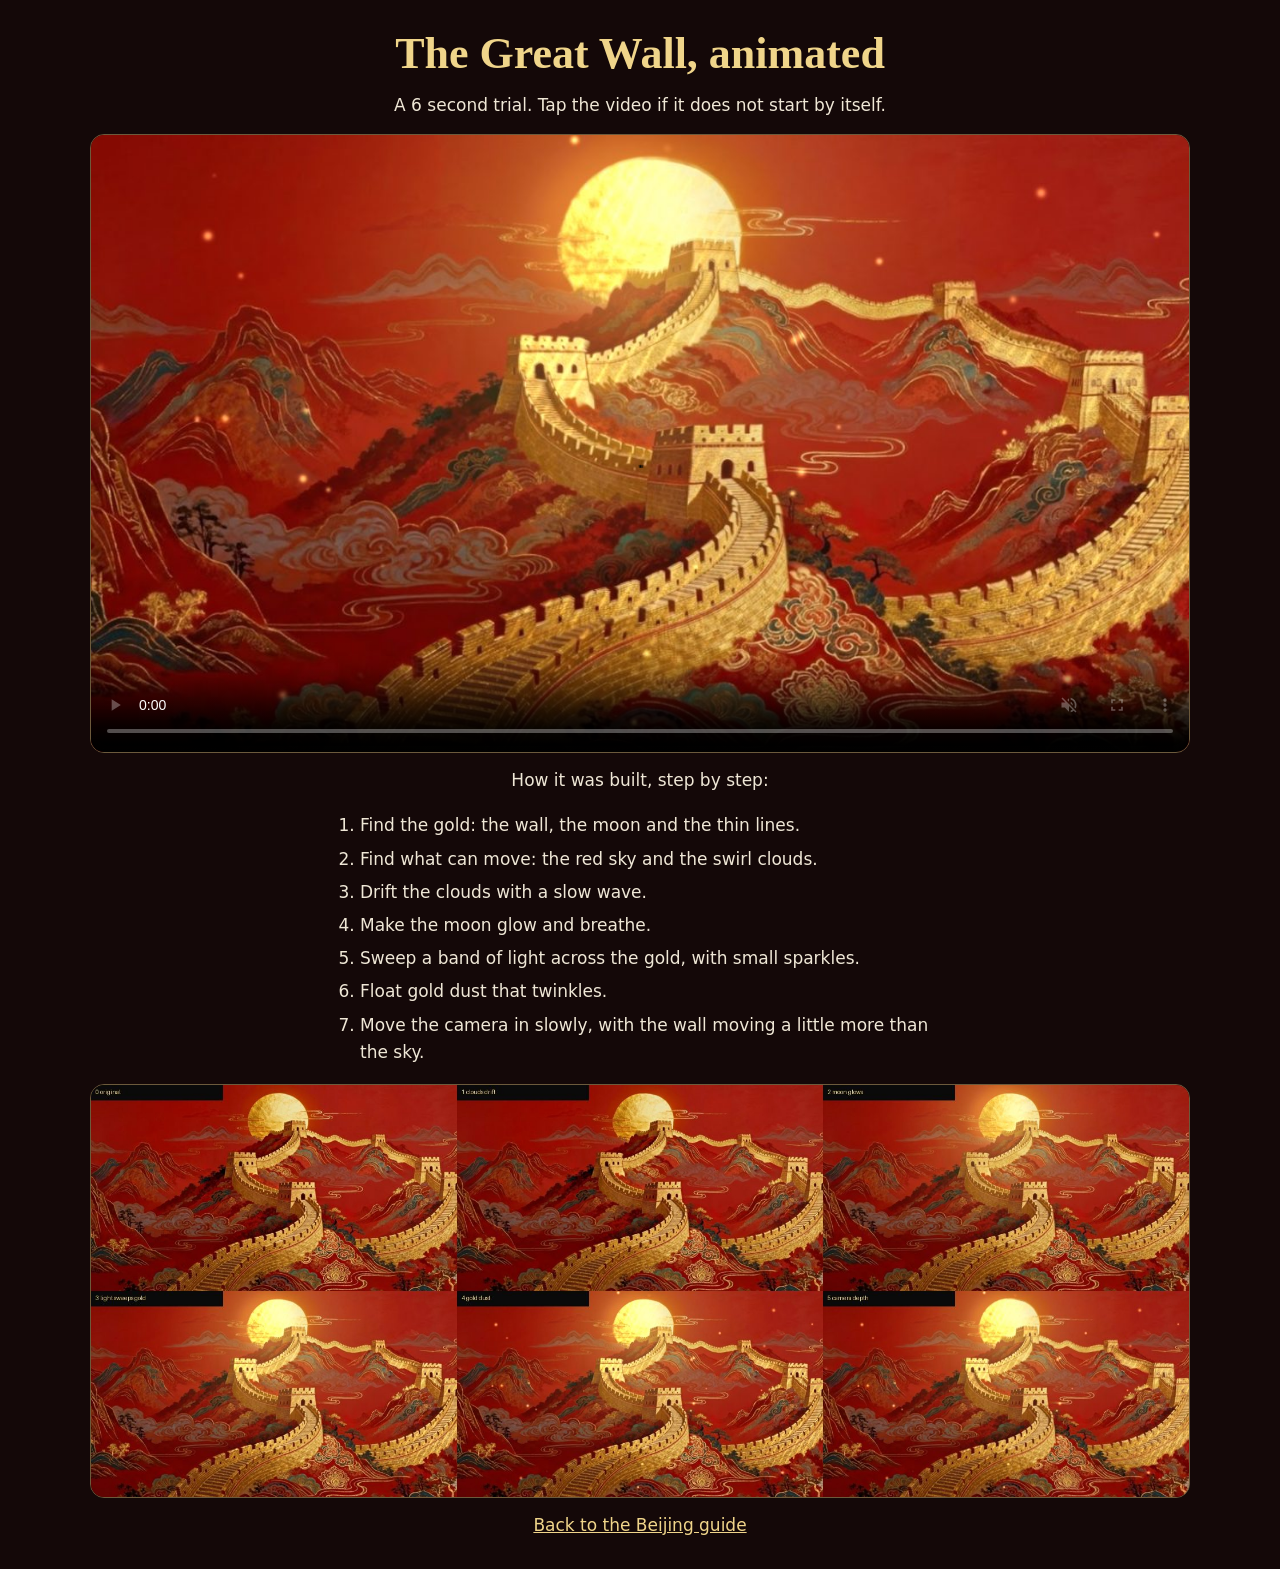
<file: trial/index.html>
<!doctype html>
<html lang="en"><head><meta charset="utf-8"><meta name="viewport" content="width=device-width, initial-scale=1">
<title>Animated Great Wall | Trial</title>
<style>*{box-sizing:border-box;margin:0}body{background:#140808;color:#F0D58A;font:500 17px/1.6 system-ui,sans-serif;padding:20px;text-align:center}h1{font:800 clamp(26px,5vw,44px)/1.1 Georgia,serif;margin:10px 0 14px}video,img{width:min(1100px,100%);border-radius:14px;border:1px solid rgba(240,213,138,.4);display:block;margin:14px auto}ol{max-width:640px;margin:18px auto;text-align:left;color:#EFE7D6}li{margin:6px 0}p{max-width:640px;margin:10px auto;color:#EFE7D6}a{color:#F0D58A}</style></head>
<body><h1>The Great Wall, animated</h1>
<p>A 6 second trial. Tap the video if it does not start by itself.</p>
<video src="great-wall.mp4" poster="poster.jpg" autoplay muted loop playsinline controls></video>
<p>How it was built, step by step:</p>
<ol><li>Find the gold: the wall, the moon and the thin lines.</li><li>Find what can move: the red sky and the swirl clouds.</li><li>Drift the clouds with a slow wave.</li><li>Make the moon glow and breathe.</li><li>Sweep a band of light across the gold, with small sparkles.</li><li>Float gold dust that twinkles.</li><li>Move the camera in slowly, with the wall moving a little more than the sky.</li></ol>
<img src="steps.jpg" alt="The picture after each of the six animation steps">
<p><a href="../">Back to the Beijing guide</a></p></body></html>
</file>
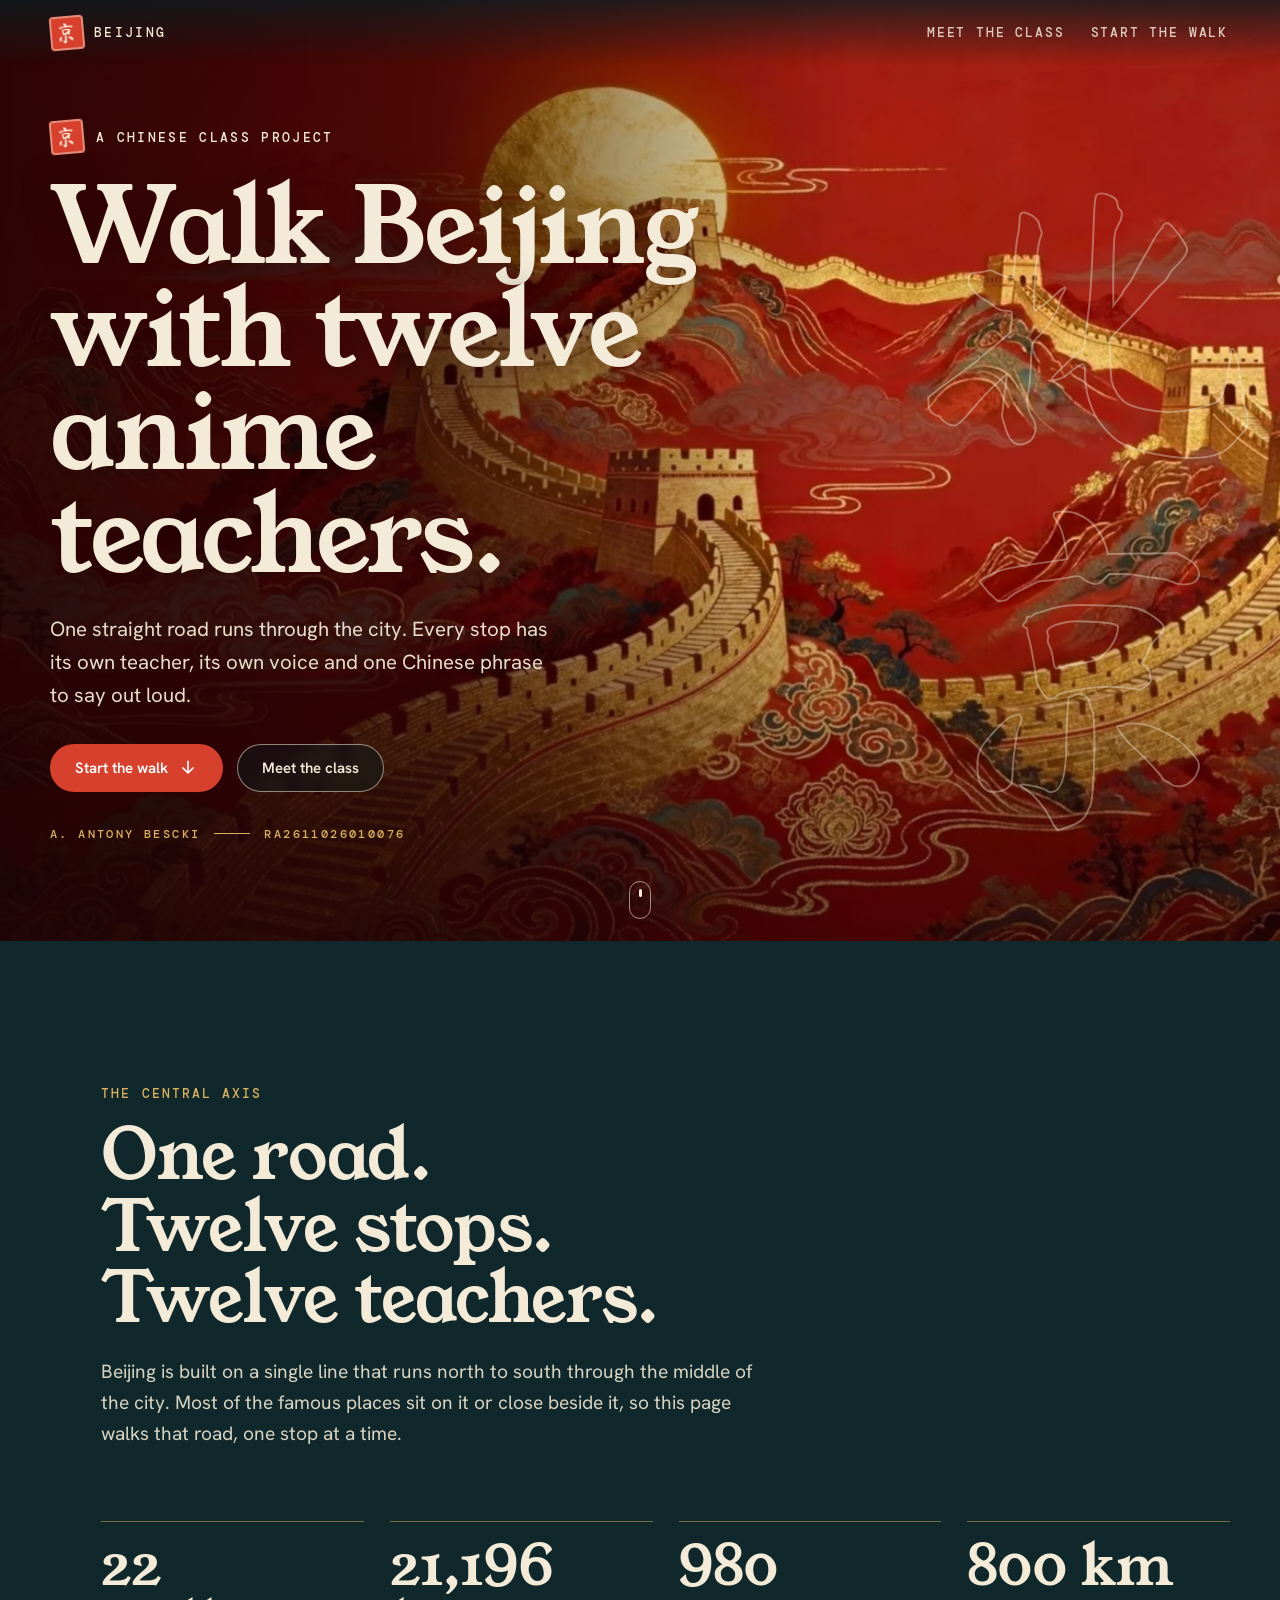
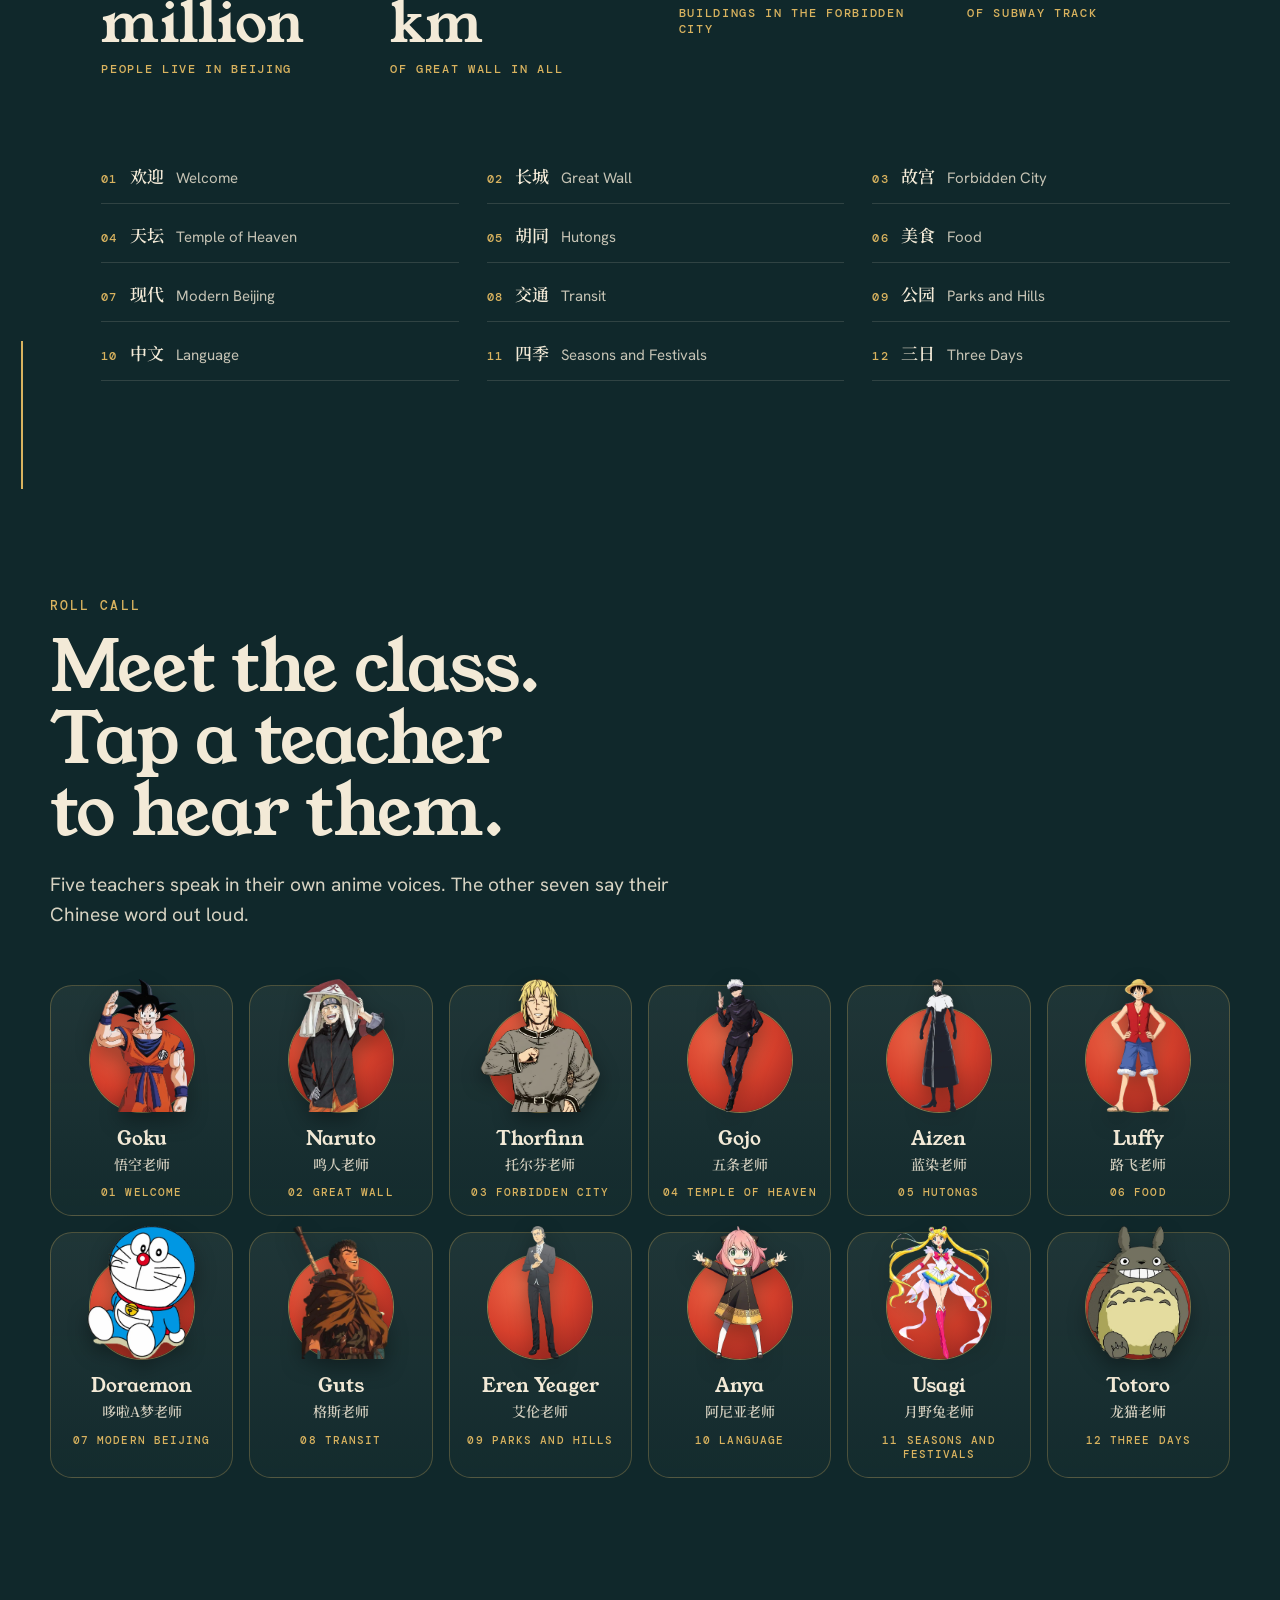
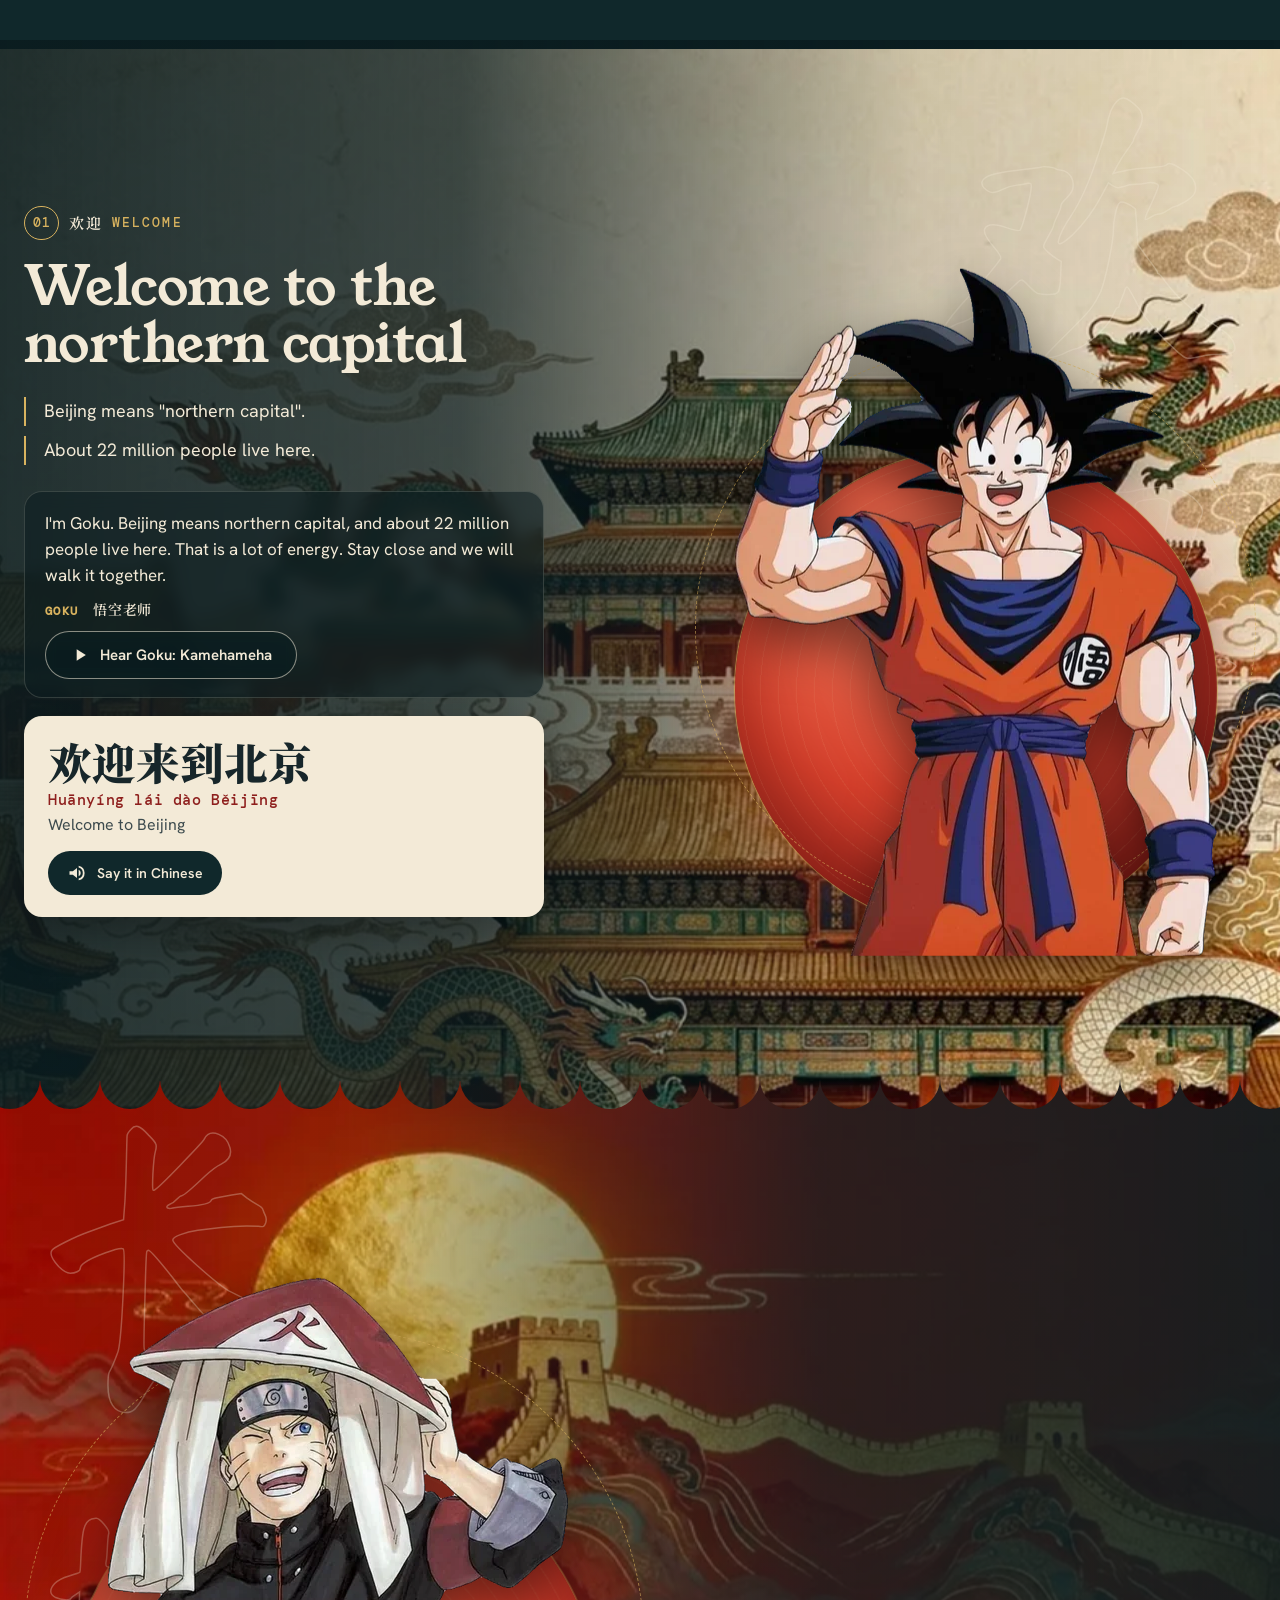
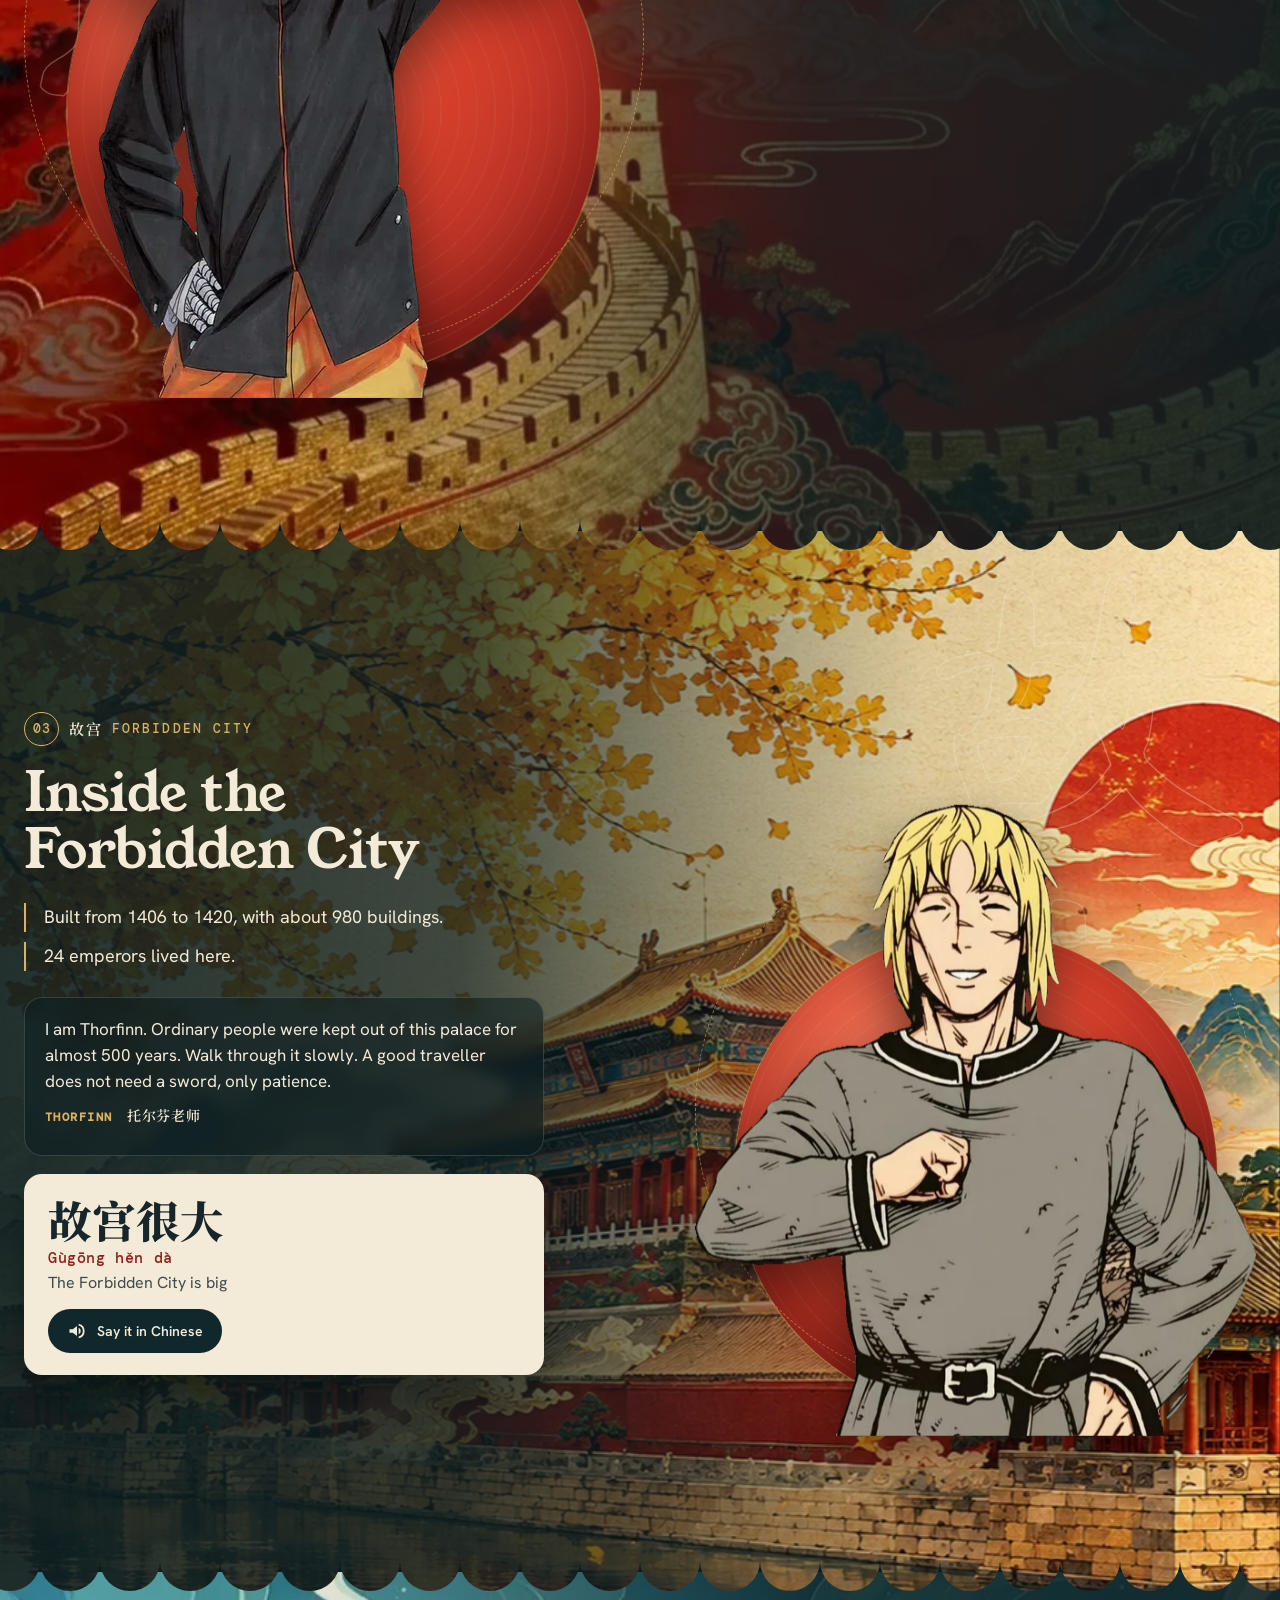
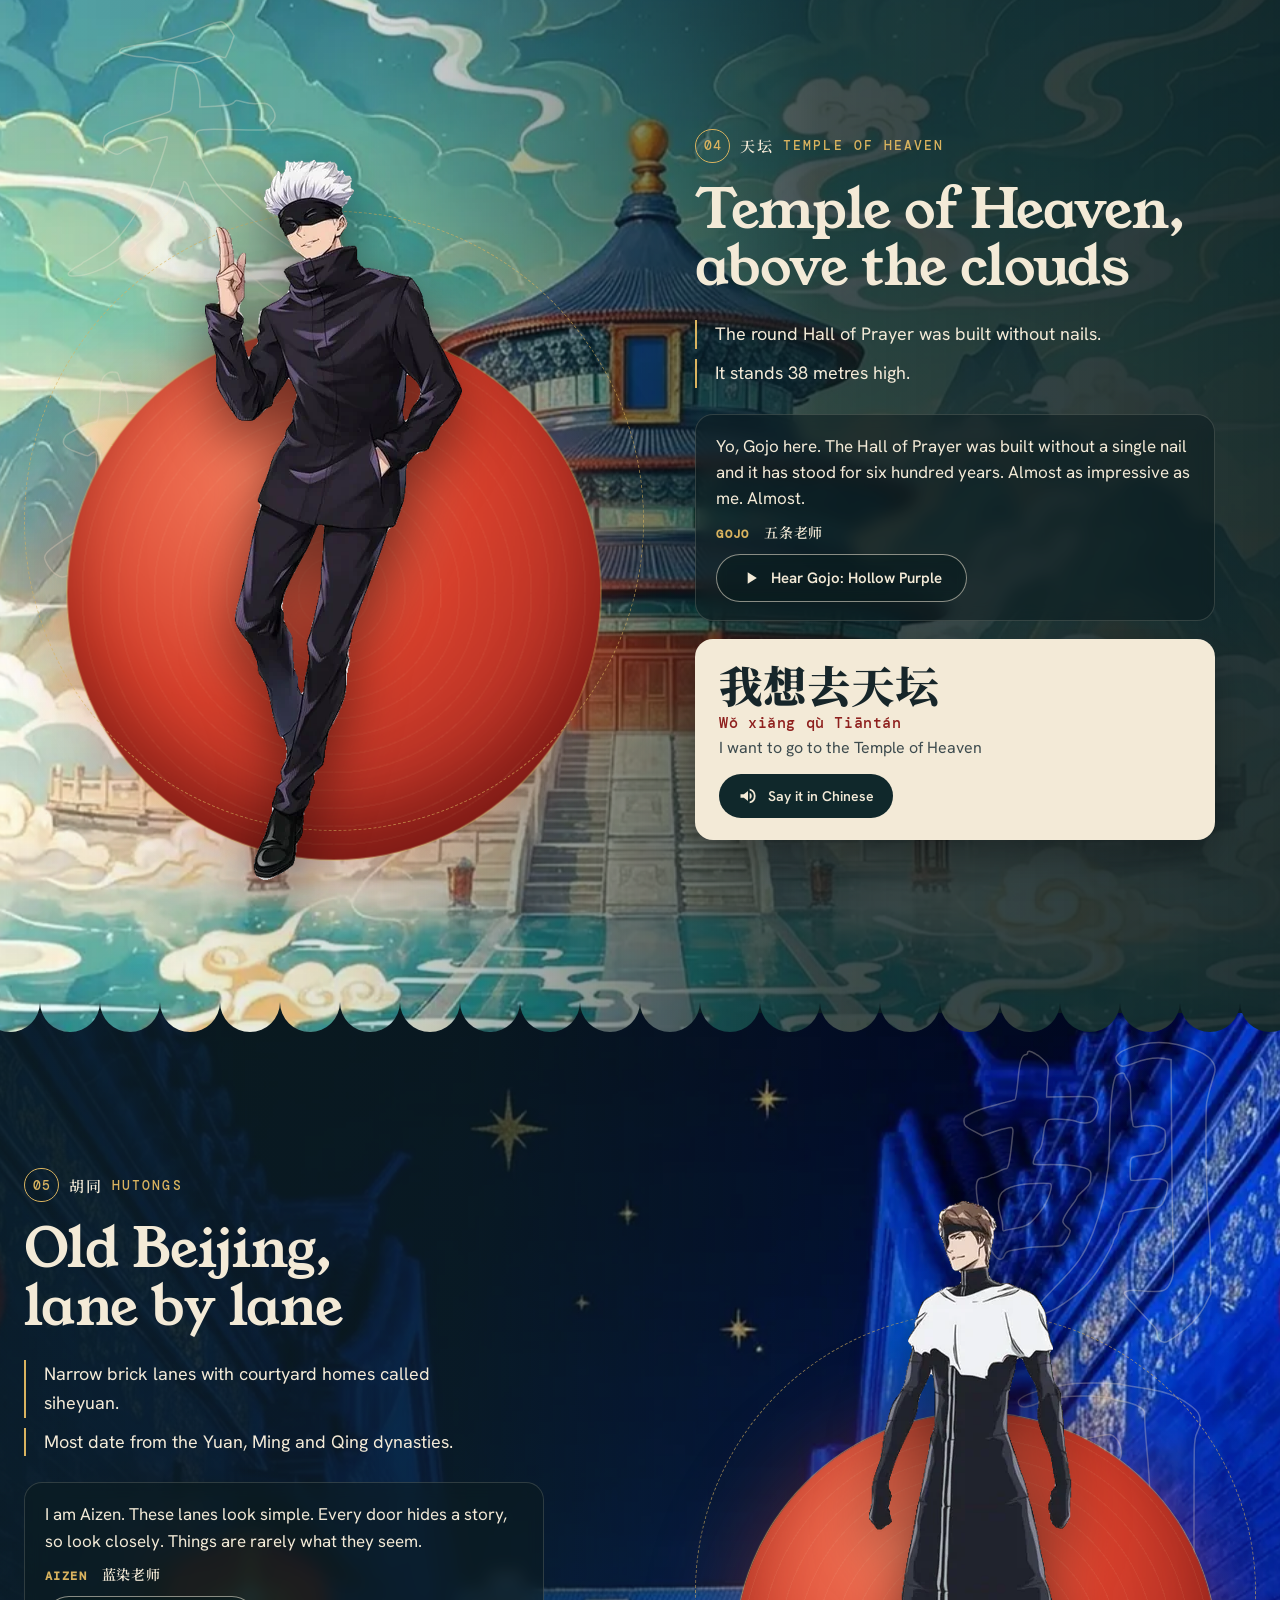
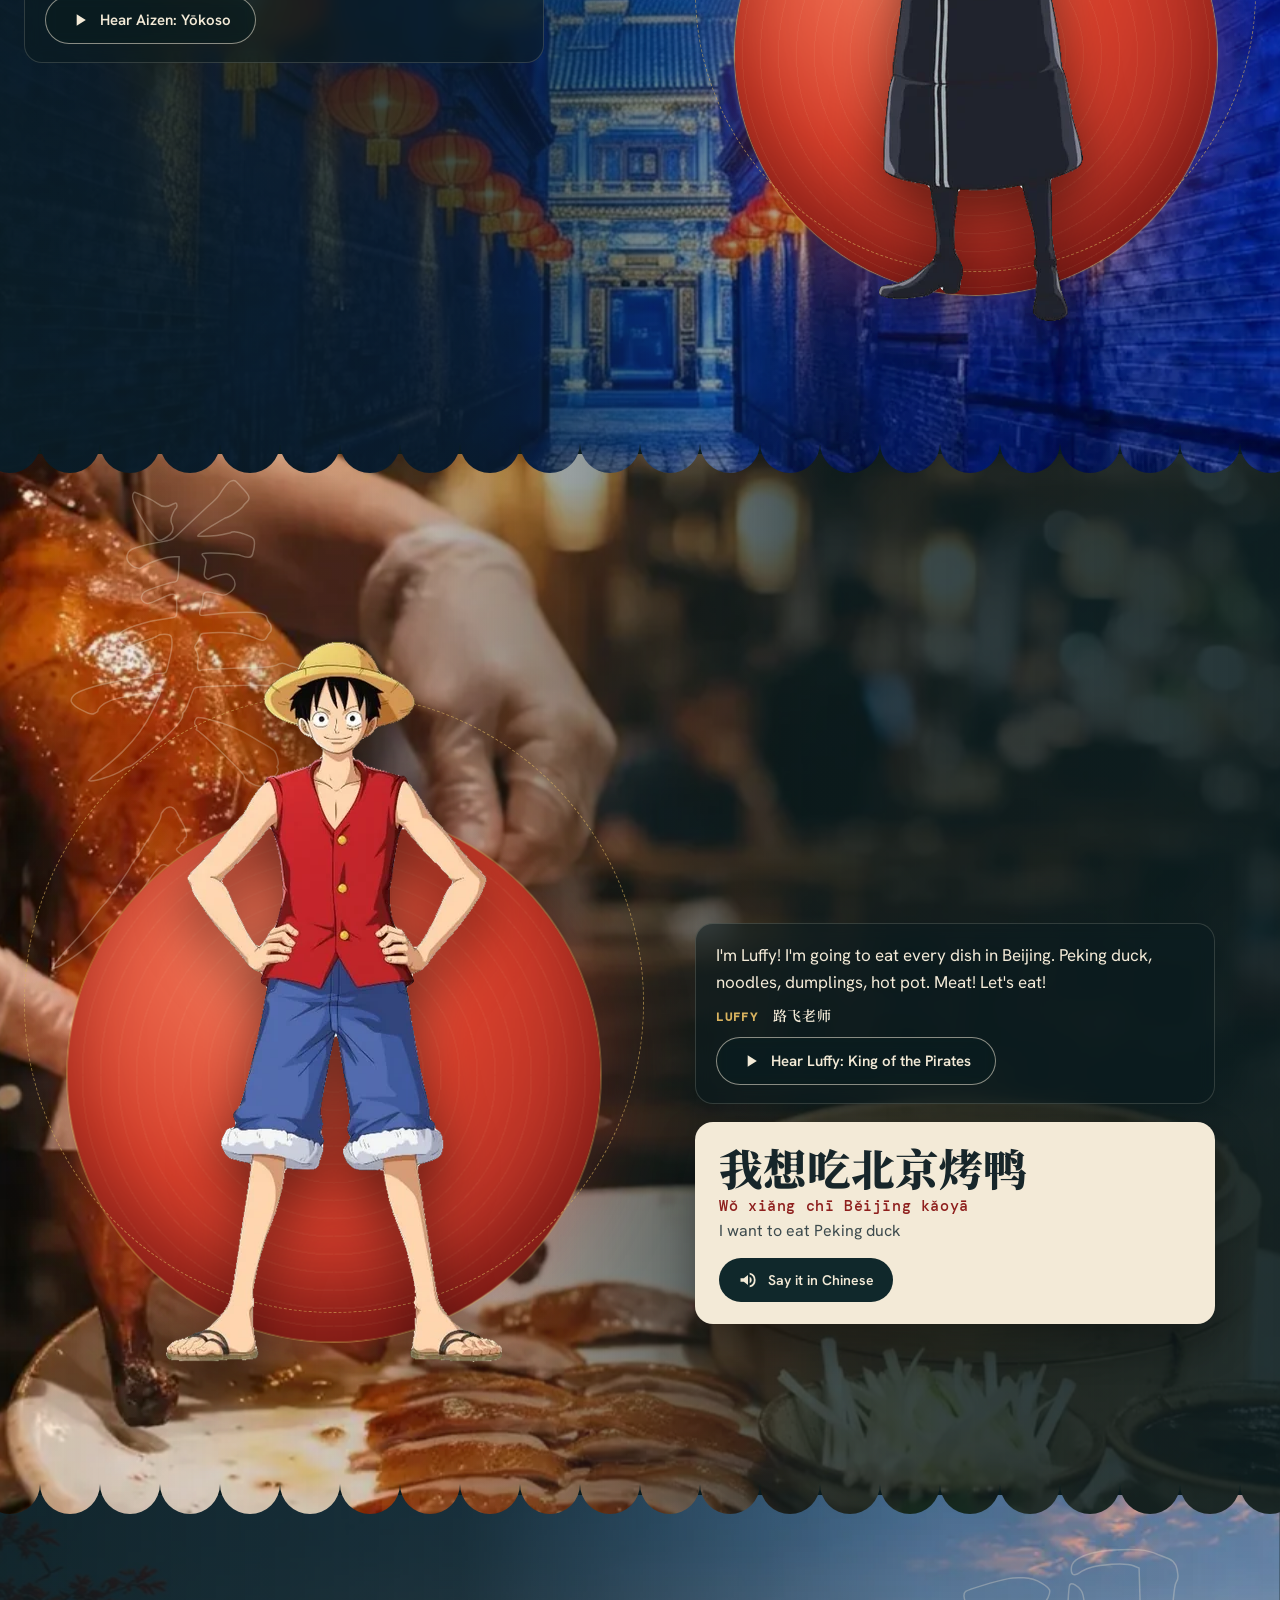
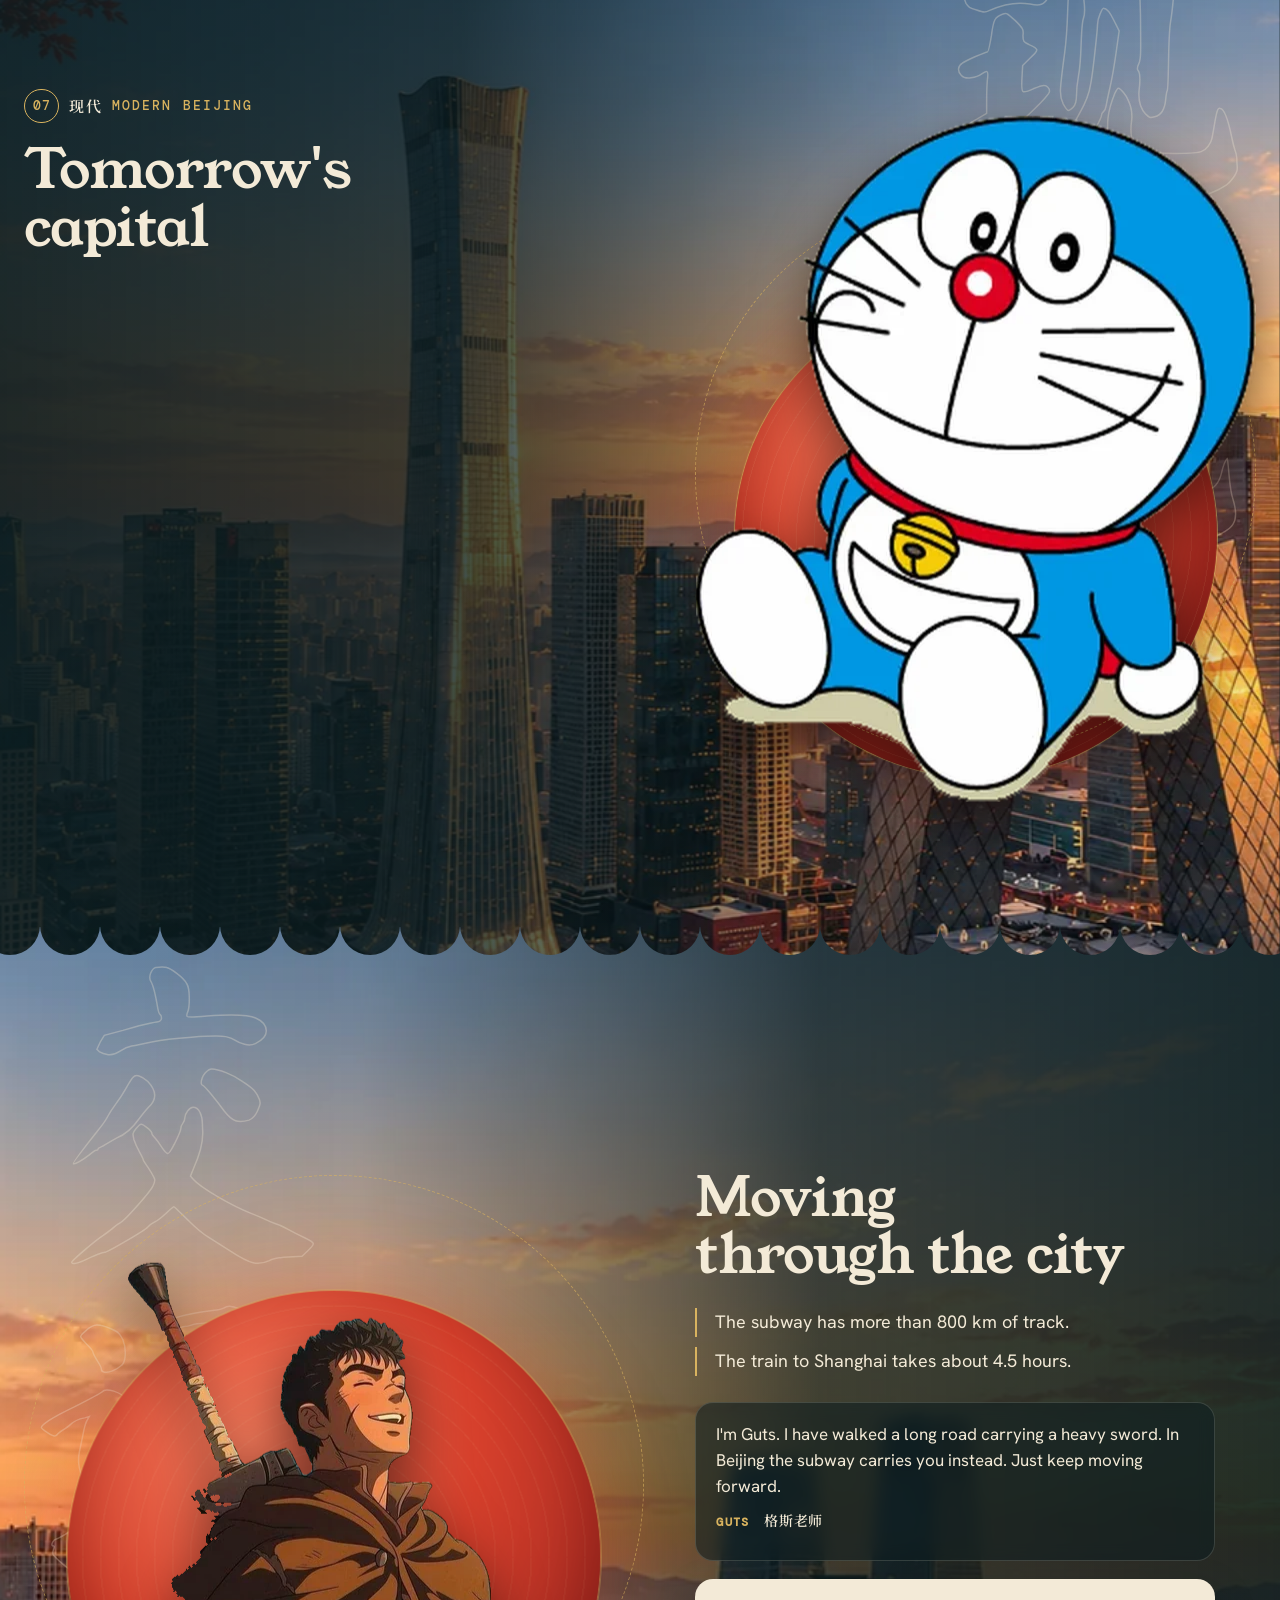
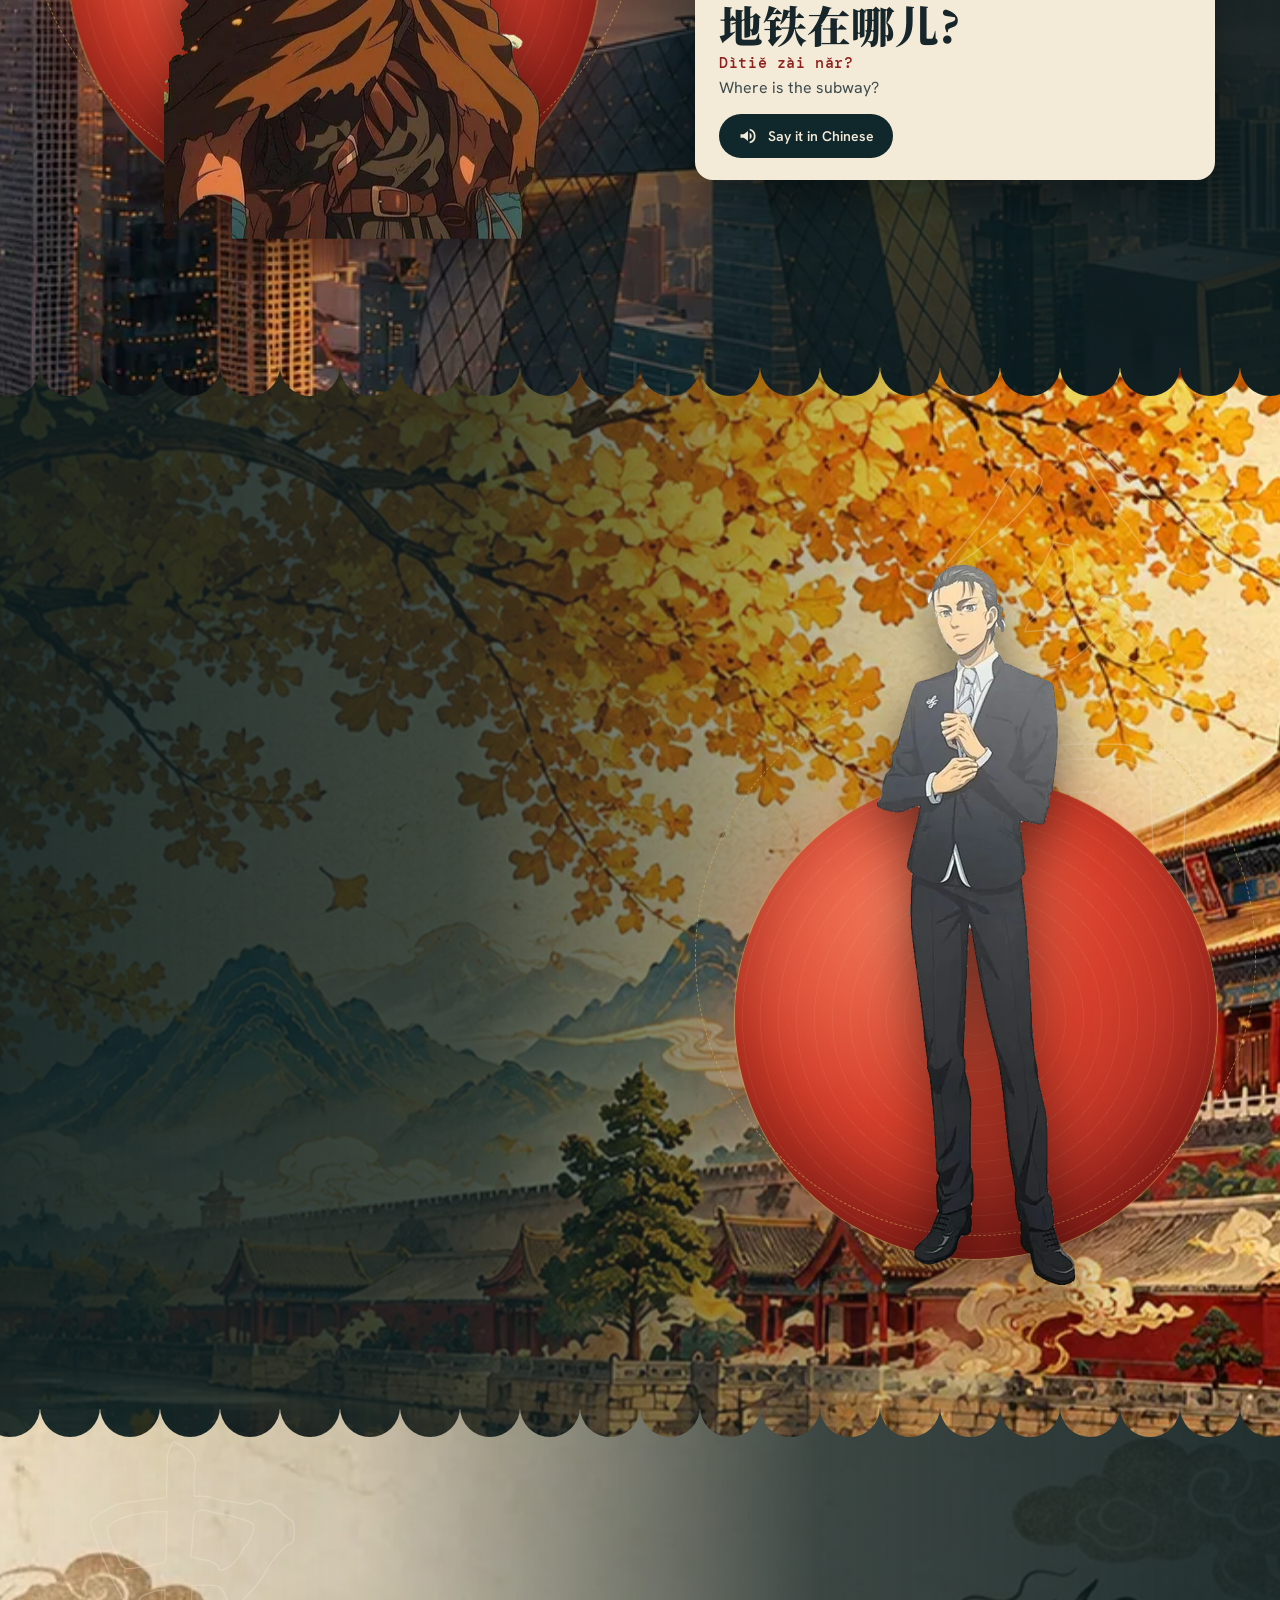
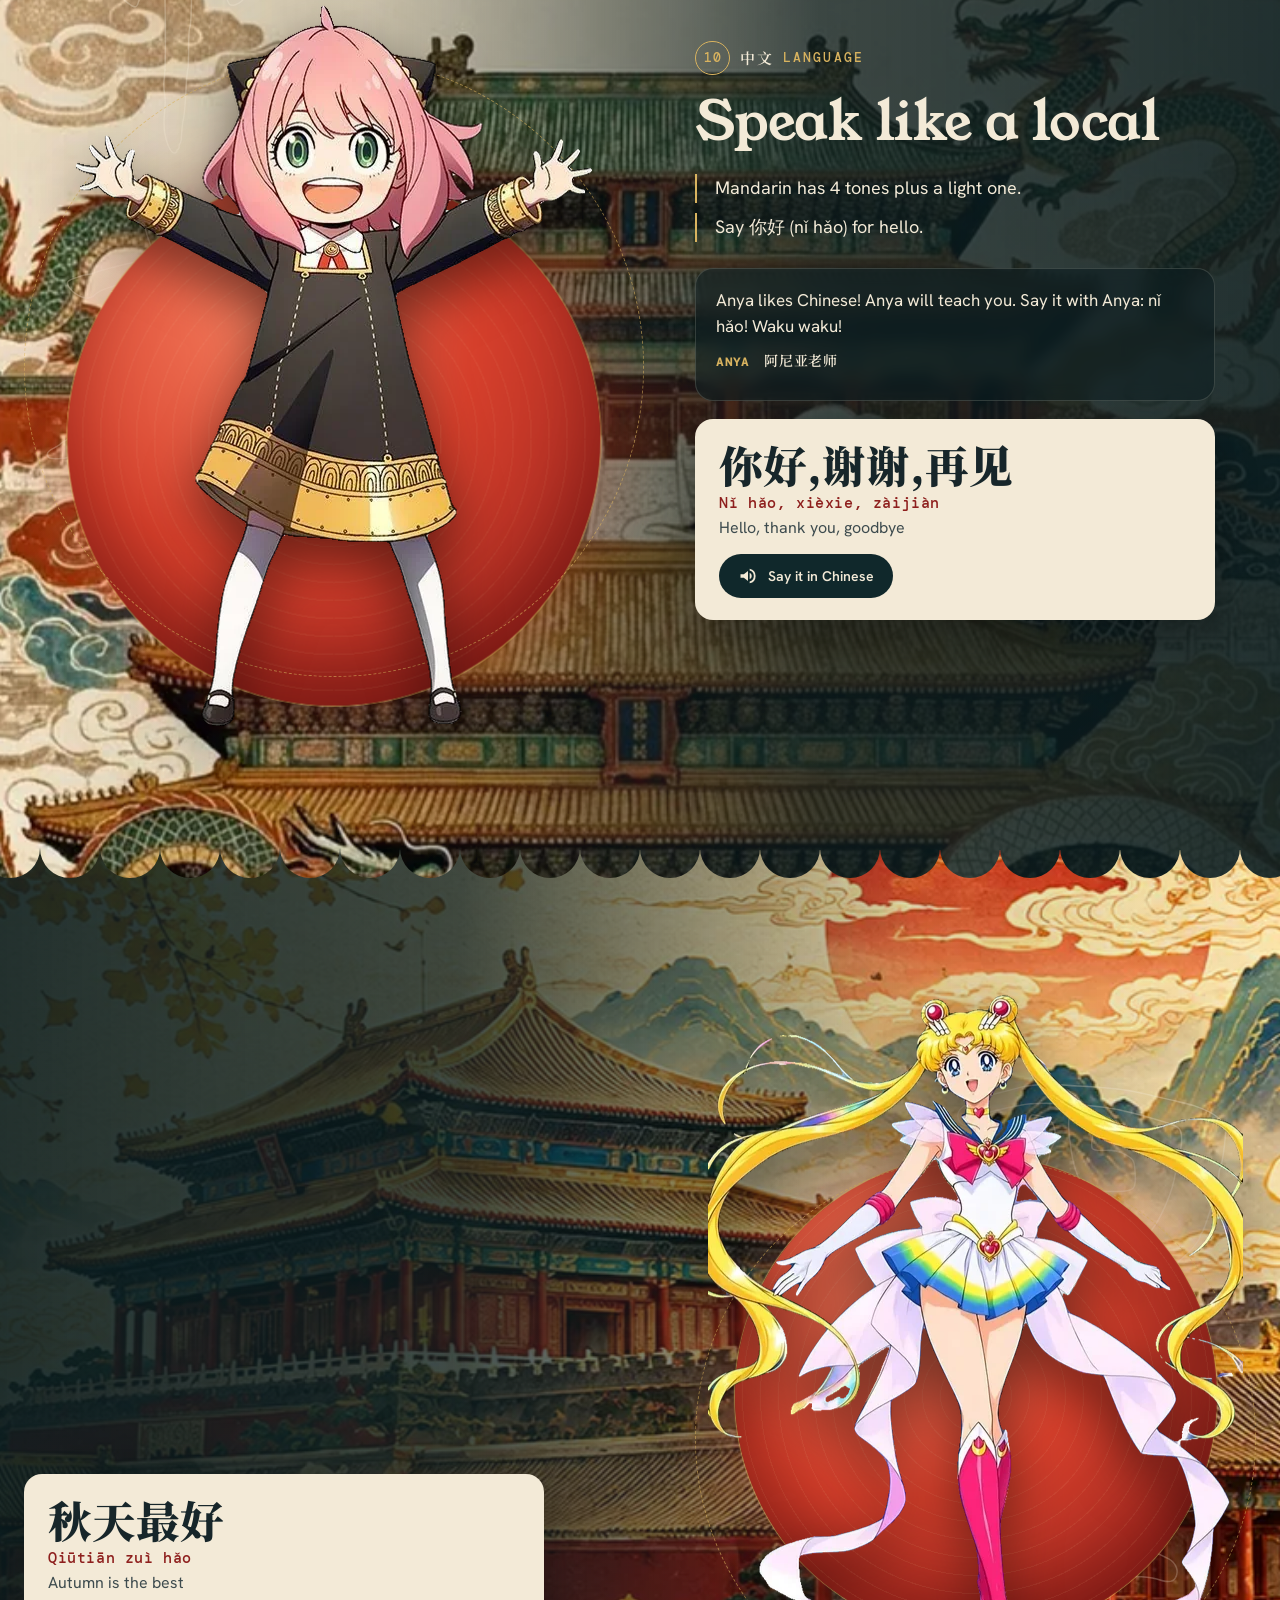
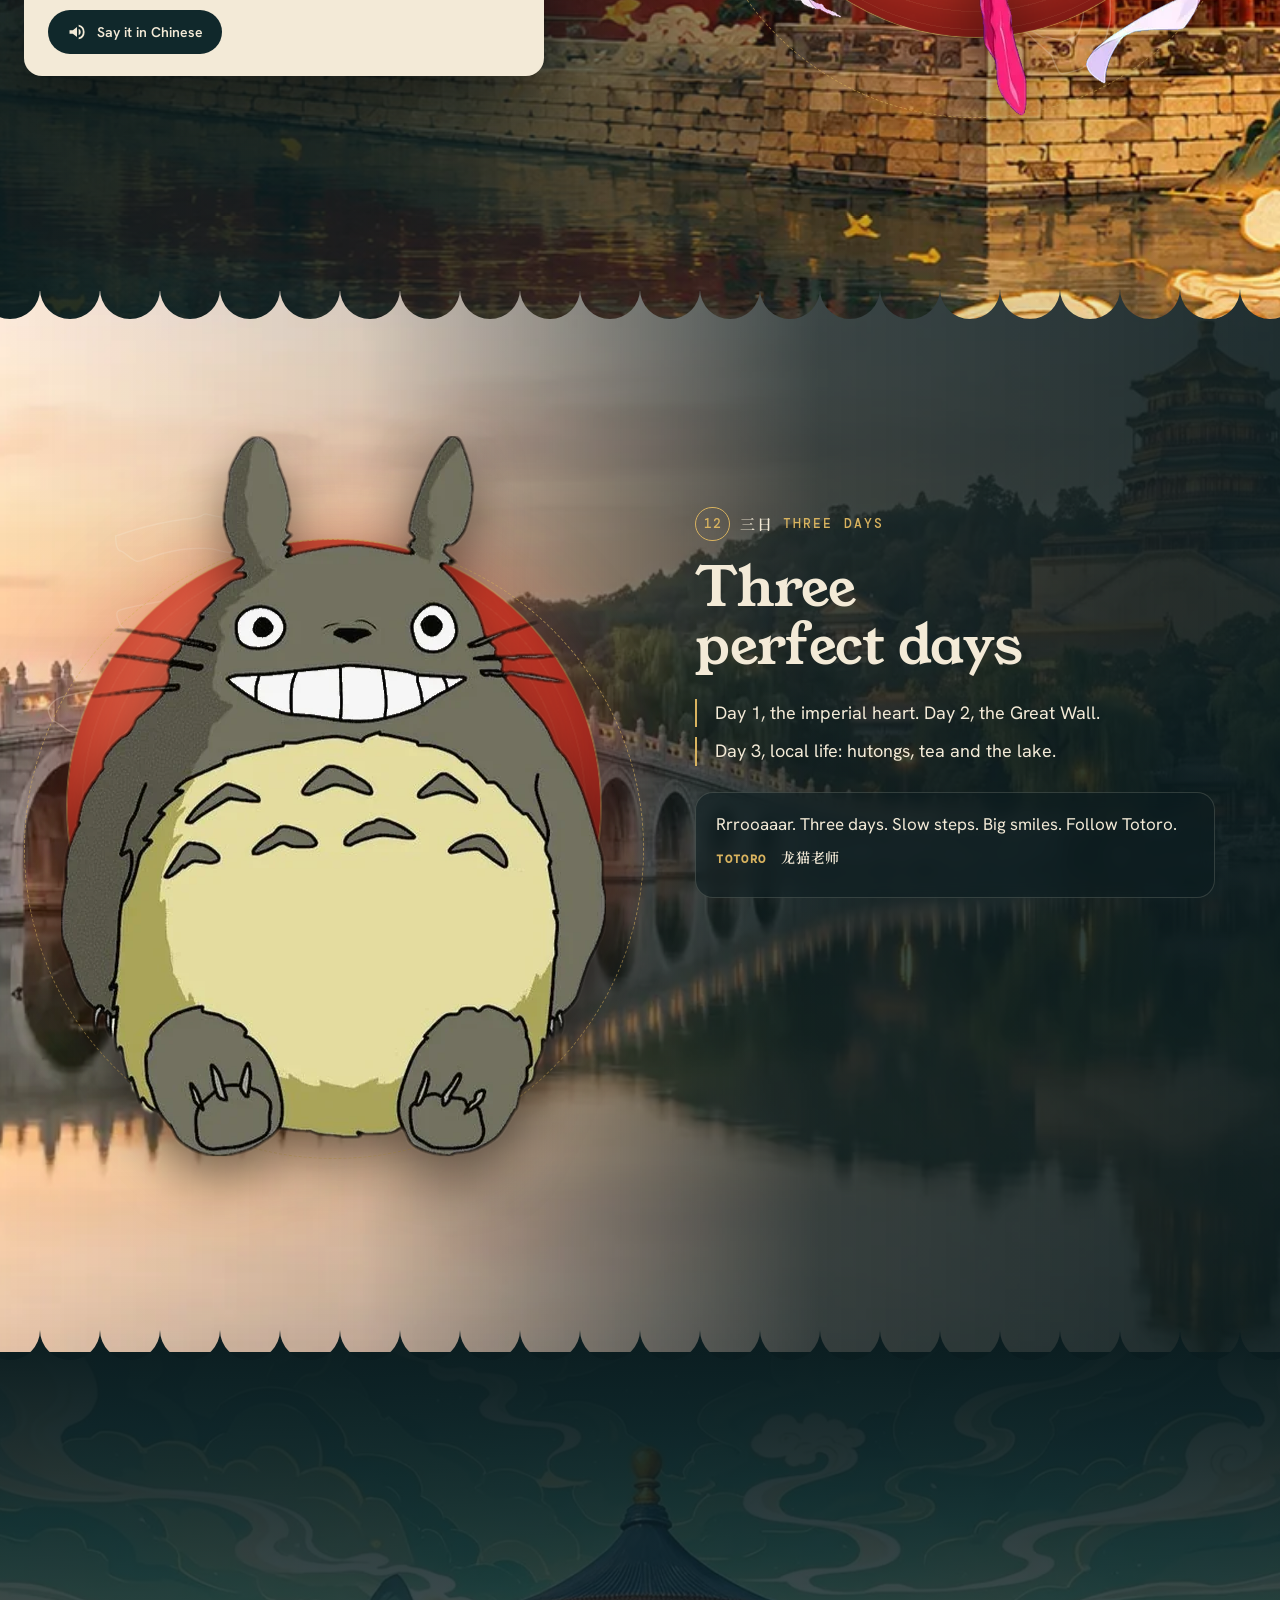
<file: v2/index.html>
<!doctype html>
<html lang="en">
<head>
<meta charset="utf-8">
<meta name="viewport" content="width=device-width, initial-scale=1, viewport-fit=cover">
<title>Beijing, taught by twelve anime teachers</title>
<meta name="description" content="A Chinese class project by A. Antony Bescki. Walk Beijing from the Great Wall to the hutongs with twelve anime teachers, hear them speak, and learn a phrase at every stop.">
<meta name="theme-color" content="#10282B">
<meta property="og:title" content="Beijing, taught by twelve anime teachers"><meta property="og:image" content="assets/img/wall.webp"><meta property="og:type" content="website">
<link rel="preconnect" href="https://fonts.googleapis.com"><link rel="preconnect" href="https://fonts.gstatic.com" crossorigin>
<link rel="stylesheet" href="https://fonts.googleapis.com/css2?family=Hanken+Grotesk:wght@400;500;600;700&family=Ma+Shan+Zheng&family=Noto+Serif+SC:wght@600;900&family=Young+Serif&family=DM+Mono:wght@500&display=swap">
<link rel="preload" as="image" href="assets/img/wall.webp" fetchpriority="high">
<link rel="stylesheet" href="style.css">
</head>
<body>
<div class="env" aria-hidden="true"><i class="env-a"></i><i class="env-b"></i></div>
<div class="bar" aria-hidden="true"><i></i></div>
<header class="top"><a class="logo" href="#top" aria-label="Beijing, back to top"><span class="seal zh" lang="zh">京</span><span>Beijing</span></a><nav aria-label="Main"><a href="#class">Meet the class</a><a href="#welcome">Start the walk</a></nav></header>

<main id="top">
<section class="hero" id="hero">
  <div class="hbg"><img class="still" src="assets/img/wall.webp" alt="A gold and red painting of the Great Wall winding under a golden moon" fetchpriority="high" decoding="async"><video class="loop" data-src="assets/loops/wall.mp4" muted loop playsinline preload="none" tabindex="-1" aria-hidden="true"></video></div>
  <div class="hscrim" aria-hidden="true"></div>
  <div class="hzh zh" lang="zh" aria-hidden="true">北京</div>
  <div class="hcopy">
    <p class="hk"><span class="seal zh" lang="zh">京</span> A Chinese class project</p>
    <h1><span class="w">Walk</span> <span class="w">Beijing</span> <span class="w">with</span> <span class="w">twelve</span> <span class="w">anime</span> <span class="w">teachers.</span></h1>
    <p class="hsub">One straight road runs through the city. Every stop has its own teacher, its own voice and one Chinese phrase to say out loud.</p>
    <div class="hcta"><a class="btn solid" href="#welcome"><span>Start the walk</span><svg viewBox="0 0 24 24" aria-hidden="true"><path d="M12 4v14m0 0l-6-6m6 6l6-6"/></svg></a><a class="btn ghost" href="#class"><span>Meet the class</span></a></div>
    <p class="hby">A. ANTONY BESCKI <i></i> RA2611026010076</p>
  </div>
  <div class="cue" aria-hidden="true"><i></i></div>
</section>

<section class="axis" id="axis" aria-labelledby="axis-h">
  <svg class="axis-line" viewBox="0 0 4 1000" preserveAspectRatio="none" aria-hidden="true"><path d="M2 0V1000" pathLength="1"/></svg>
  <div class="wrapw">
    <p class="kick rv"><span>The Central Axis</span></p>
    <h2 id="axis-h" class="big rv">One road. Twelve stops. Twelve teachers.</h2>
    <p class="lead rv">Beijing is built on a single line that runs north to south through the middle of the city. Most of the famous places sit on it or close beside it, so this page walks that road, one stop at a time.</p>
    <dl class="nums">
      <div class="rv"><dt><span data-n="22">0</span> million</dt><dd>people live in Beijing</dd></div>
      <div class="rv" style="--d:80ms"><dt><span data-n="21196">0</span> km</dt><dd>of Great Wall in all</dd></div>
      <div class="rv" style="--d:160ms"><dt><span data-n="980">0</span></dt><dd>buildings in the Forbidden City</dd></div>
      <div class="rv" style="--d:240ms"><dt><span data-n="800">0</span> km</dt><dd>of subway track</dd></div>
    </dl>
    <ol class="stops rv"><li><a href="#welcome"><b>01</b><span class="zh" lang="zh">欢迎</span><span>Welcome</span></a></li><li><a href="#wall"><b>02</b><span class="zh" lang="zh">长城</span><span>Great Wall</span></a></li><li><a href="#forbidden"><b>03</b><span class="zh" lang="zh">故宫</span><span>Forbidden City</span></a></li><li><a href="#temple"><b>04</b><span class="zh" lang="zh">天坛</span><span>Temple of Heaven</span></a></li><li><a href="#hutong"><b>05</b><span class="zh" lang="zh">胡同</span><span>Hutongs</span></a></li><li><a href="#food"><b>06</b><span class="zh" lang="zh">美食</span><span>Food</span></a></li><li><a href="#modern"><b>07</b><span class="zh" lang="zh">现代</span><span>Modern Beijing</span></a></li><li><a href="#transit"><b>08</b><span class="zh" lang="zh">交通</span><span>Transit</span></a></li><li><a href="#parks"><b>09</b><span class="zh" lang="zh">公园</span><span>Parks and Hills</span></a></li><li><a href="#language"><b>10</b><span class="zh" lang="zh">中文</span><span>Language</span></a></li><li><a href="#seasons"><b>11</b><span class="zh" lang="zh">四季</span><span>Seasons and Festivals</span></a></li><li><a href="#days"><b>12</b><span class="zh" lang="zh">三日</span><span>Three Days</span></a></li></ol>
  </div>
</section>

<section class="class" id="class" aria-labelledby="class-h">
  <div class="wrapw">
    <p class="kick rv"><span>Roll call</span></p>
    <h2 id="class-h" class="big rv">Meet the class. Tap a teacher to hear them.</h2>
    <p class="lead rv">Five teachers speak in their own anime voices. The other seven say their Chinese word out loud.</p>
    <ul class="roll"><li class="rc rv" style="--d:0ms">
  <button type="button" class="rc-b" data-v="assets/voice/goku.mp3" aria-label="Hear Goku">
    <span class="rc-disc"><img src="assets/teachers/goku.webp" alt="" loading="lazy" decoding="async"></span>
    <span class="rc-n">Goku</span><span class="rc-z zh" lang="zh">悟空老师</span><span class="rc-c">01 Welcome</span>
  </button></li><li class="rc rv" style="--d:55ms">
  <button type="button" class="rc-b" data-v="assets/voice/naruto.mp3" aria-label="Hear Naruto">
    <span class="rc-disc"><img src="assets/teachers/naruto.webp" alt="" loading="lazy" decoding="async"></span>
    <span class="rc-n">Naruto</span><span class="rc-z zh" lang="zh">鸣人老师</span><span class="rc-c">02 Great Wall</span>
  </button></li><li class="rc rv" style="--d:110ms">
  <button type="button" class="rc-b" data-say="故宫很大" aria-label="Hear Thorfinn">
    <span class="rc-disc"><img src="assets/teachers/thorfinn.webp" alt="" loading="lazy" decoding="async"></span>
    <span class="rc-n">Thorfinn</span><span class="rc-z zh" lang="zh">托尔芬老师</span><span class="rc-c">03 Forbidden City</span>
  </button></li><li class="rc rv" style="--d:165ms">
  <button type="button" class="rc-b" data-v="assets/voice/gojo.mp3" aria-label="Hear Gojo">
    <span class="rc-disc"><img src="assets/teachers/gojo.webp" alt="" loading="lazy" decoding="async"></span>
    <span class="rc-n">Gojo</span><span class="rc-z zh" lang="zh">五条老师</span><span class="rc-c">04 Temple of Heaven</span>
  </button></li><li class="rc rv" style="--d:220ms">
  <button type="button" class="rc-b" data-v="assets/voice/aizen.mp3" aria-label="Hear Aizen">
    <span class="rc-disc"><img src="assets/teachers/aizen.webp" alt="" loading="lazy" decoding="async"></span>
    <span class="rc-n">Aizen</span><span class="rc-z zh" lang="zh">蓝染老师</span><span class="rc-c">05 Hutongs</span>
  </button></li><li class="rc rv" style="--d:275ms">
  <button type="button" class="rc-b" data-v="assets/voice/luffy.mp3" aria-label="Hear Luffy">
    <span class="rc-disc"><img src="assets/teachers/luffy.webp" alt="" loading="lazy" decoding="async"></span>
    <span class="rc-n">Luffy</span><span class="rc-z zh" lang="zh">路飞老师</span><span class="rc-c">06 Food</span>
  </button></li><li class="rc rv" style="--d:330ms">
  <button type="button" class="rc-b" data-say="北京很现代" aria-label="Hear Doraemon">
    <span class="rc-disc"><img src="assets/teachers/doraemon.webp" alt="" loading="lazy" decoding="async"></span>
    <span class="rc-n">Doraemon</span><span class="rc-z zh" lang="zh">哆啦A梦老师</span><span class="rc-c">07 Modern Beijing</span>
  </button></li><li class="rc rv" style="--d:385ms">
  <button type="button" class="rc-b" data-say="地铁在哪儿?" aria-label="Hear Guts">
    <span class="rc-disc"><img src="assets/teachers/guts.webp" alt="" loading="lazy" decoding="async"></span>
    <span class="rc-n">Guts</span><span class="rc-z zh" lang="zh">格斯老师</span><span class="rc-c">08 Transit</span>
  </button></li><li class="rc rv" style="--d:440ms">
  <button type="button" class="rc-b" data-say="秋天的香山很美" aria-label="Hear Eren Yeager">
    <span class="rc-disc"><img src="assets/teachers/levi.webp" alt="" loading="lazy" decoding="async"></span>
    <span class="rc-n">Eren Yeager</span><span class="rc-z zh" lang="zh">艾伦老师</span><span class="rc-c">09 Parks and Hills</span>
  </button></li><li class="rc rv" style="--d:495ms">
  <button type="button" class="rc-b" data-say="你好，谢谢，再见" aria-label="Hear Anya">
    <span class="rc-disc"><img src="assets/teachers/anya.webp" alt="" loading="lazy" decoding="async"></span>
    <span class="rc-n">Anya</span><span class="rc-z zh" lang="zh">阿尼亚老师</span><span class="rc-c">10 Language</span>
  </button></li><li class="rc rv" style="--d:550ms">
  <button type="button" class="rc-b" data-say="秋天最好" aria-label="Hear Usagi">
    <span class="rc-disc"><img src="assets/teachers/usagi.webp" alt="" loading="lazy" decoding="async"></span>
    <span class="rc-n">Usagi</span><span class="rc-z zh" lang="zh">月野兔老师</span><span class="rc-c">11 Seasons and Festivals</span>
  </button></li><li class="rc rv" style="--d:605ms">
  <button type="button" class="rc-b" data-say="我们玩三天" aria-label="Hear Totoro">
    <span class="rc-disc"><img src="assets/teachers/totoro.webp" alt="" loading="lazy" decoding="async"></span>
    <span class="rc-n">Totoro</span><span class="rc-z zh" lang="zh">龙猫老师</span><span class="rc-c">12 Three Days</span>
  </button></li></ul>
  </div>
</section>

<section class="panel s-r" id="welcome" style="--z:100" data-name="01 欢迎 Welcome" aria-labelledby="h-welcome">
  <div class="pbg" style="--zm:1.0"><img class="still" src="assets/img/forbidden.webp" alt="" loading="lazy" decoding="async" style="object-position:30% 40%"><video class="loop" data-src="assets/loops/forbidden.mp4" muted loop playsinline preload="none" tabindex="-1" aria-hidden="true" style="object-position:30% 40%"></video></div>
  <div class="scrim" aria-hidden="true"></div>
  <div class="mark" aria-hidden="true">欢迎</div>
  <div class="pin">
    <div class="figure" aria-hidden="true"><i class="disc"></i><i class="ring"></i><img class="tch" src="assets/teachers/goku.webp" alt="" loading="lazy" decoding="async"></div>
    <div class="copy">
      <p class="kick rv"><b>01</b><span class="zh" lang="zh">欢迎</span><span>Welcome</span></p>
      <h2 class="rv" id="h-welcome">Welcome to the northern capital</h2>
      <ul class="facts rv"><li>Beijing means &quot;northern capital&quot;.</li><li>About 22 million people live here.</li></ul>
      <figure class="say rv"><blockquote><p>I&#x27;m Goku. Beijing means northern capital, and about 22 million people live here. That is a lot of energy. Stay close and we will walk it together.</p></blockquote><figcaption><b>Goku</b> <span class="zh" lang="zh">悟空老师</span></figcaption><button class="btn ghost" type="button" data-v="assets/voice/goku.mp3" aria-label="Hear Goku's voice: Kamehameha"><svg viewBox="0 0 24 24" aria-hidden="true"><path d="M8 5v14l11-7z"/></svg><span>Hear Goku: Kamehameha</span></button></figure>
      <div class="phrase rv"><div class="ph-zh zh" lang="zh">欢迎来到北京</div><div class="ph-py">Huānyíng lái dào Běijīng</div><div class="ph-en">Welcome to Beijing</div><button class="btn say-it" type="button" data-say="欢迎来到北京" aria-label="Hear this phrase in Chinese"><svg viewBox="0 0 24 24" aria-hidden="true"><path d="M3 10v4h4l5 4V6L7 10zm13.5 2a4.5 4.5 0 0 0-2.5-4v8a4.5 4.5 0 0 0 2.5-4zM14 3.2v2.1a7 7 0 0 1 0 13.4v2.1a9 9 0 0 0 0-17.6z"/></svg><span>Say it in Chinese</span></button></div>
    </div>
  </div>
</section>
<section class="panel s-l" id="wall" style="--z:99" data-name="02 长城 Great Wall" aria-labelledby="h-wall">
  <div class="pbg" style="--zm:1.15"><img class="still" src="assets/img/wall.webp" alt="" loading="lazy" decoding="async" style="object-position:70% 55%"><video class="loop" data-src="assets/loops/wall.mp4" muted loop playsinline preload="none" tabindex="-1" aria-hidden="true" style="object-position:70% 55%"></video></div>
  <div class="scrim" aria-hidden="true"></div>
  <div class="mark" aria-hidden="true">长城</div>
  <div class="pin">
    <div class="figure" aria-hidden="true"><i class="disc"></i><i class="ring"></i><img class="tch" src="assets/teachers/naruto.webp" alt="" loading="lazy" decoding="async"></div>
    <div class="copy">
      <p class="kick rv"><b>02</b><span class="zh" lang="zh">长城</span><span>Great Wall</span></p>
      <h2 class="rv" id="h-wall">The Great Wall, a dragon of stone</h2>
      <ul class="facts rv"><li>All the walls add up to 21,196 km.</li><li>The Ming dynasty rebuilt the parts near Beijing.</li></ul>
      <figure class="say rv"><blockquote><p>Naruto here. The wall north of Beijing was rebuilt by the Ming dynasty. All the walls together reach 21,196 km. That is a long run, even with a thousand clones.</p></blockquote><figcaption><b>Naruto</b> <span class="zh" lang="zh">鸣人老师</span></figcaption><button class="btn ghost" type="button" data-v="assets/voice/naruto.mp3" aria-label="Hear Naruto's voice: Rasengan"><svg viewBox="0 0 24 24" aria-hidden="true"><path d="M8 5v14l11-7z"/></svg><span>Hear Naruto: Rasengan</span></button></figure>
      <div class="phrase rv"><div class="ph-zh zh" lang="zh">不到长城非好汉</div><div class="ph-py">Bú dào Chángchéng fēi hǎohàn</div><div class="ph-en">He who has not climbed the Great Wall is no hero</div><button class="btn say-it" type="button" data-say="不到长城非好汉" aria-label="Hear this phrase in Chinese"><svg viewBox="0 0 24 24" aria-hidden="true"><path d="M3 10v4h4l5 4V6L7 10zm13.5 2a4.5 4.5 0 0 0-2.5-4v8a4.5 4.5 0 0 0 2.5-4zM14 3.2v2.1a7 7 0 0 1 0 13.4v2.1a9 9 0 0 0 0-17.6z"/></svg><span>Say it in Chinese</span></button></div>
    </div>
  </div>
</section>
<section class="panel s-r" id="forbidden" style="--z:98" data-name="03 故宫 Forbidden City" aria-labelledby="h-forbidden">
  <div class="pbg" style="--zm:1.0"><img class="still" src="assets/img/park.webp" alt="" loading="lazy" decoding="async" style="object-position:60% 50%"><video class="loop" data-src="assets/loops/park.mp4" muted loop playsinline preload="none" tabindex="-1" aria-hidden="true" style="object-position:60% 50%"></video></div>
  <div class="scrim" aria-hidden="true"></div>
  <div class="mark" aria-hidden="true">故宫</div>
  <div class="pin">
    <div class="figure" aria-hidden="true"><i class="disc"></i><i class="ring"></i><img class="tch" src="assets/teachers/thorfinn.webp" alt="" loading="lazy" decoding="async"></div>
    <div class="copy">
      <p class="kick rv"><b>03</b><span class="zh" lang="zh">故宫</span><span>Forbidden City</span></p>
      <h2 class="rv" id="h-forbidden">Inside the Forbidden City</h2>
      <ul class="facts rv"><li>Built from 1406 to 1420, with about 980 buildings.</li><li>24 emperors lived here.</li></ul>
      <figure class="say rv"><blockquote><p>I am Thorfinn. Ordinary people were kept out of this palace for almost 500 years. Walk through it slowly. A good traveller does not need a sword, only patience.</p></blockquote><figcaption><b>Thorfinn</b> <span class="zh" lang="zh">托尔芬老师</span></figcaption></figure>
      <div class="phrase rv"><div class="ph-zh zh" lang="zh">故宫很大</div><div class="ph-py">Gùgōng hěn dà</div><div class="ph-en">The Forbidden City is big</div><button class="btn say-it" type="button" data-say="故宫很大" aria-label="Hear this phrase in Chinese"><svg viewBox="0 0 24 24" aria-hidden="true"><path d="M3 10v4h4l5 4V6L7 10zm13.5 2a4.5 4.5 0 0 0-2.5-4v8a4.5 4.5 0 0 0 2.5-4zM14 3.2v2.1a7 7 0 0 1 0 13.4v2.1a9 9 0 0 0 0-17.6z"/></svg><span>Say it in Chinese</span></button></div>
    </div>
  </div>
</section>
<section class="panel s-l" id="temple" style="--z:97" data-name="04 天坛 Temple of Heaven" aria-labelledby="h-temple">
  <div class="pbg" style="--zm:1.0"><img class="still" src="assets/img/temple.webp" alt="" loading="lazy" decoding="async" style="object-position:50% 50%"><video class="loop" data-src="assets/loops/temple.mp4" muted loop playsinline preload="none" tabindex="-1" aria-hidden="true" style="object-position:50% 50%"></video></div>
  <div class="scrim" aria-hidden="true"></div>
  <div class="mark" aria-hidden="true">天坛</div>
  <div class="pin">
    <div class="figure" aria-hidden="true"><i class="disc"></i><i class="ring"></i><img class="tch" src="assets/teachers/gojo.webp" alt="" loading="lazy" decoding="async"></div>
    <div class="copy">
      <p class="kick rv"><b>04</b><span class="zh" lang="zh">天坛</span><span>Temple of Heaven</span></p>
      <h2 class="rv" id="h-temple">Temple of Heaven, above the clouds</h2>
      <ul class="facts rv"><li>The round Hall of Prayer was built without nails.</li><li>It stands 38 metres high.</li></ul>
      <figure class="say rv"><blockquote><p>Yo, Gojo here. The Hall of Prayer was built without a single nail and it has stood for six hundred years. Almost as impressive as me. Almost.</p></blockquote><figcaption><b>Gojo</b> <span class="zh" lang="zh">五条老师</span></figcaption><button class="btn ghost" type="button" data-v="assets/voice/gojo.mp3" aria-label="Hear Gojo's voice: Hollow Purple"><svg viewBox="0 0 24 24" aria-hidden="true"><path d="M8 5v14l11-7z"/></svg><span>Hear Gojo: Hollow Purple</span></button></figure>
      <div class="phrase rv"><div class="ph-zh zh" lang="zh">我想去天坛</div><div class="ph-py">Wǒ xiǎng qù Tiāntán</div><div class="ph-en">I want to go to the Temple of Heaven</div><button class="btn say-it" type="button" data-say="我想去天坛" aria-label="Hear this phrase in Chinese"><svg viewBox="0 0 24 24" aria-hidden="true"><path d="M3 10v4h4l5 4V6L7 10zm13.5 2a4.5 4.5 0 0 0-2.5-4v8a4.5 4.5 0 0 0 2.5-4zM14 3.2v2.1a7 7 0 0 1 0 13.4v2.1a9 9 0 0 0 0-17.6z"/></svg><span>Say it in Chinese</span></button></div>
    </div>
  </div>
</section>
<section class="panel s-r" id="hutong" style="--z:96" data-name="05 胡同 Hutongs" aria-labelledby="h-hutong">
  <div class="pbg" style="--zm:1.0"><img class="still" src="assets/img/hutong.webp" alt="" loading="lazy" decoding="async" style="object-position:50% 50%"><video class="loop" data-src="assets/loops/hutong.mp4" muted loop playsinline preload="none" tabindex="-1" aria-hidden="true" style="object-position:50% 50%"></video></div>
  <div class="scrim" aria-hidden="true"></div>
  <div class="mark" aria-hidden="true">胡同</div>
  <div class="pin">
    <div class="figure" aria-hidden="true"><i class="disc"></i><i class="ring"></i><img class="tch" src="assets/teachers/aizen.webp" alt="" loading="lazy" decoding="async"></div>
    <div class="copy">
      <p class="kick rv"><b>05</b><span class="zh" lang="zh">胡同</span><span>Hutongs</span></p>
      <h2 class="rv" id="h-hutong">Old Beijing, lane by lane</h2>
      <ul class="facts rv"><li>Narrow brick lanes with courtyard homes called siheyuan.</li><li>Most date from the Yuan, Ming and Qing dynasties.</li></ul>
      <figure class="say rv"><blockquote><p>I am Aizen. These lanes look simple. Every door hides a story, so look closely. Things are rarely what they seem.</p></blockquote><figcaption><b>Aizen</b> <span class="zh" lang="zh">蓝染老师</span></figcaption><button class="btn ghost" type="button" data-v="assets/voice/aizen.mp3" aria-label="Hear Aizen's voice: Yōkoso"><svg viewBox="0 0 24 24" aria-hidden="true"><path d="M8 5v14l11-7z"/></svg><span>Hear Aizen: Yōkoso</span></button></figure>
      <div class="phrase rv"><div class="ph-zh zh" lang="zh">这条胡同很老</div><div class="ph-py">Zhè tiáo hútòng hěn lǎo</div><div class="ph-en">This lane is very old</div><button class="btn say-it" type="button" data-say="这条胡同很老" aria-label="Hear this phrase in Chinese"><svg viewBox="0 0 24 24" aria-hidden="true"><path d="M3 10v4h4l5 4V6L7 10zm13.5 2a4.5 4.5 0 0 0-2.5-4v8a4.5 4.5 0 0 0 2.5-4zM14 3.2v2.1a7 7 0 0 1 0 13.4v2.1a9 9 0 0 0 0-17.6z"/></svg><span>Say it in Chinese</span></button></div>
    </div>
  </div>
</section>
<section class="panel s-l" id="food" style="--z:95" data-name="06 美食 Food" aria-labelledby="h-food">
  <div class="pbg" style="--zm:1.0"><img class="still" src="assets/img/food.webp" alt="" loading="lazy" decoding="async" style="object-position:50% 60%"></div>
  <div class="scrim" aria-hidden="true"></div>
  <div class="mark" aria-hidden="true">美食</div>
  <div class="pin">
    <div class="figure" aria-hidden="true"><i class="disc"></i><i class="ring"></i><img class="tch" src="assets/teachers/luffy.webp" alt="" loading="lazy" decoding="async"></div>
    <div class="copy">
      <p class="kick rv"><b>06</b><span class="zh" lang="zh">美食</span><span>Food</span></p>
      <h2 class="rv" id="h-food">The flavour of Beijing</h2>
      <ul class="facts rv"><li>Peking duck, zhajiang noodles, jianbing, dumplings and hotpot.</li><li>Wrap the duck in a thin pancake with sweet sauce.</li></ul>
      <figure class="say rv"><blockquote><p>I&#x27;m Luffy! I&#x27;m going to eat every dish in Beijing. Peking duck, noodles, dumplings, hot pot. Meat! Let&#x27;s eat!</p></blockquote><figcaption><b>Luffy</b> <span class="zh" lang="zh">路飞老师</span></figcaption><button class="btn ghost" type="button" data-v="assets/voice/luffy.mp3" aria-label="Hear Luffy's voice: King of the Pirates"><svg viewBox="0 0 24 24" aria-hidden="true"><path d="M8 5v14l11-7z"/></svg><span>Hear Luffy: King of the Pirates</span></button></figure>
      <div class="phrase rv"><div class="ph-zh zh" lang="zh">我想吃北京烤鸭</div><div class="ph-py">Wǒ xiǎng chī Běijīng kǎoyā</div><div class="ph-en">I want to eat Peking duck</div><button class="btn say-it" type="button" data-say="我想吃北京烤鸭" aria-label="Hear this phrase in Chinese"><svg viewBox="0 0 24 24" aria-hidden="true"><path d="M3 10v4h4l5 4V6L7 10zm13.5 2a4.5 4.5 0 0 0-2.5-4v8a4.5 4.5 0 0 0 2.5-4zM14 3.2v2.1a7 7 0 0 1 0 13.4v2.1a9 9 0 0 0 0-17.6z"/></svg><span>Say it in Chinese</span></button></div>
    </div>
  </div>
</section>
<section class="panel s-r" id="modern" style="--z:94" data-name="07 现代 Modern Beijing" aria-labelledby="h-modern">
  <div class="pbg" style="--zm:1.0"><img class="still" src="assets/img/modern.webp" alt="" loading="lazy" decoding="async" style="object-position:40% 40%"><video class="loop" data-src="assets/loops/modern.mp4" muted loop playsinline preload="none" tabindex="-1" aria-hidden="true" style="object-position:40% 40%"></video></div>
  <div class="scrim" aria-hidden="true"></div>
  <div class="mark" aria-hidden="true">现代</div>
  <div class="pin">
    <div class="figure" aria-hidden="true"><i class="disc"></i><i class="ring"></i><img class="tch" src="assets/teachers/doraemon.webp" alt="" loading="lazy" decoding="async"></div>
    <div class="copy">
      <p class="kick rv"><b>07</b><span class="zh" lang="zh">现代</span><span>Modern Beijing</span></p>
      <h2 class="rv" id="h-modern">Tomorrow's capital</h2>
      <ul class="facts rv"><li>China Zun is 528 metres tall.</li><li>Daxing Airport is shaped like a starfish.</li></ul>
      <figure class="say rv"><blockquote><p>I&#x27;m Doraemon, a robot cat from the future. Modern Beijing already looks like my century. Hold on tight.</p></blockquote><figcaption><b>Doraemon</b> <span class="zh" lang="zh">哆啦A梦老师</span></figcaption></figure>
      <div class="phrase rv"><div class="ph-zh zh" lang="zh">北京很现代</div><div class="ph-py">Běijīng hěn xiàndài</div><div class="ph-en">Beijing is very modern</div><button class="btn say-it" type="button" data-say="北京很现代" aria-label="Hear this phrase in Chinese"><svg viewBox="0 0 24 24" aria-hidden="true"><path d="M3 10v4h4l5 4V6L7 10zm13.5 2a4.5 4.5 0 0 0-2.5-4v8a4.5 4.5 0 0 0 2.5-4zM14 3.2v2.1a7 7 0 0 1 0 13.4v2.1a9 9 0 0 0 0-17.6z"/></svg><span>Say it in Chinese</span></button></div>
    </div>
  </div>
</section>
<section class="panel s-l" id="transit" style="--z:93" data-name="08 交通 Transit" aria-labelledby="h-transit">
  <div class="pbg" style="--zm:1.35"><img class="still" src="assets/img/modern.webp" alt="" loading="lazy" decoding="async" style="object-position:80% 75%"><video class="loop" data-src="assets/loops/modern.mp4" muted loop playsinline preload="none" tabindex="-1" aria-hidden="true" style="object-position:80% 75%"></video></div>
  <div class="scrim" aria-hidden="true"></div>
  <div class="mark" aria-hidden="true">交通</div>
  <div class="pin">
    <div class="figure" aria-hidden="true"><i class="disc"></i><i class="ring"></i><img class="tch" src="assets/teachers/guts.webp" alt="" loading="lazy" decoding="async"></div>
    <div class="copy">
      <p class="kick rv"><b>08</b><span class="zh" lang="zh">交通</span><span>Transit</span></p>
      <h2 class="rv" id="h-transit">Moving through the city</h2>
      <ul class="facts rv"><li>The subway has more than 800 km of track.</li><li>The train to Shanghai takes about 4.5 hours.</li></ul>
      <figure class="say rv"><blockquote><p>I&#x27;m Guts. I have walked a long road carrying a heavy sword. In Beijing the subway carries you instead. Just keep moving forward.</p></blockquote><figcaption><b>Guts</b> <span class="zh" lang="zh">格斯老师</span></figcaption></figure>
      <div class="phrase rv"><div class="ph-zh zh" lang="zh">地铁在哪儿?</div><div class="ph-py">Dìtiě zài nǎr?</div><div class="ph-en">Where is the subway?</div><button class="btn say-it" type="button" data-say="地铁在哪儿?" aria-label="Hear this phrase in Chinese"><svg viewBox="0 0 24 24" aria-hidden="true"><path d="M3 10v4h4l5 4V6L7 10zm13.5 2a4.5 4.5 0 0 0-2.5-4v8a4.5 4.5 0 0 0 2.5-4zM14 3.2v2.1a7 7 0 0 1 0 13.4v2.1a9 9 0 0 0 0-17.6z"/></svg><span>Say it in Chinese</span></button></div>
    </div>
  </div>
</section>
<section class="panel s-r" id="parks" style="--z:92" data-name="09 公园 Parks and Hills" aria-labelledby="h-parks">
  <div class="pbg" style="--zm:1.3"><img class="still" src="assets/img/park.webp" alt="" loading="lazy" decoding="async" style="object-position:10% 30%"><video class="loop" data-src="assets/loops/park.mp4" muted loop playsinline preload="none" tabindex="-1" aria-hidden="true" style="object-position:10% 30%"></video></div>
  <div class="scrim" aria-hidden="true"></div>
  <div class="mark" aria-hidden="true">公园</div>
  <div class="pin">
    <div class="figure" aria-hidden="true"><i class="disc"></i><i class="ring"></i><img class="tch" src="assets/teachers/levi.webp" alt="" loading="lazy" decoding="async"></div>
    <div class="copy">
      <p class="kick rv"><b>09</b><span class="zh" lang="zh">公园</span><span>Parks and Hills</span></p>
      <h2 class="rv" id="h-parks">Beyond the walls: parks, hills and tombs</h2>
      <ul class="facts rv"><li>Fragrant Hills turn red in autumn.</li><li>The Ming Tombs hold 13 emperors.</li></ul>
      <figure class="say rv"><blockquote><p>Eren Yeager here. Beijing&#x27;s parks are clean, so keep them that way. Climb the hill, enjoy the view, and carry your rubbish out.</p></blockquote><figcaption><b>Eren Yeager</b> <span class="zh" lang="zh">艾伦老师</span></figcaption></figure>
      <div class="phrase rv"><div class="ph-zh zh" lang="zh">秋天的香山很美</div><div class="ph-py">Qiūtiān de Xiāngshān hěn měi</div><div class="ph-en">Fragrant Hills are beautiful in autumn</div><button class="btn say-it" type="button" data-say="秋天的香山很美" aria-label="Hear this phrase in Chinese"><svg viewBox="0 0 24 24" aria-hidden="true"><path d="M3 10v4h4l5 4V6L7 10zm13.5 2a4.5 4.5 0 0 0-2.5-4v8a4.5 4.5 0 0 0 2.5-4zM14 3.2v2.1a7 7 0 0 1 0 13.4v2.1a9 9 0 0 0 0-17.6z"/></svg><span>Say it in Chinese</span></button></div>
    </div>
  </div>
</section>
<section class="panel s-l" id="language" style="--z:91" data-name="10 中文 Language" aria-labelledby="h-language">
  <div class="pbg" style="--zm:1.25"><img class="still" src="assets/img/forbidden.webp" alt="" loading="lazy" decoding="async" style="object-position:50% 12%"><video class="loop" data-src="assets/loops/forbidden.mp4" muted loop playsinline preload="none" tabindex="-1" aria-hidden="true" style="object-position:50% 12%"></video></div>
  <div class="scrim" aria-hidden="true"></div>
  <div class="mark" aria-hidden="true">中文</div>
  <div class="pin">
    <div class="figure" aria-hidden="true"><i class="disc"></i><i class="ring"></i><img class="tch" src="assets/teachers/anya.webp" alt="" loading="lazy" decoding="async"></div>
    <div class="copy">
      <p class="kick rv"><b>10</b><span class="zh" lang="zh">中文</span><span>Language</span></p>
      <h2 class="rv" id="h-language">Speak like a local</h2>
      <ul class="facts rv"><li>Mandarin has 4 tones plus a light one.</li><li>Say 你好 (nǐ hǎo) for hello.</li></ul>
      <figure class="say rv"><blockquote><p>Anya likes Chinese! Anya will teach you. Say it with Anya: nǐ hǎo! Waku waku!</p></blockquote><figcaption><b>Anya</b> <span class="zh" lang="zh">阿尼亚老师</span></figcaption></figure>
      <div class="phrase rv"><div class="ph-zh zh" lang="zh">你好,谢谢,再见</div><div class="ph-py">Nǐ hǎo, xièxie, zàijiàn</div><div class="ph-en">Hello, thank you, goodbye</div><button class="btn say-it" type="button" data-say="你好，谢谢，再见" aria-label="Hear this phrase in Chinese"><svg viewBox="0 0 24 24" aria-hidden="true"><path d="M3 10v4h4l5 4V6L7 10zm13.5 2a4.5 4.5 0 0 0-2.5-4v8a4.5 4.5 0 0 0 2.5-4zM14 3.2v2.1a7 7 0 0 1 0 13.4v2.1a9 9 0 0 0 0-17.6z"/></svg><span>Say it in Chinese</span></button></div>
    </div>
  </div>
</section>
<section class="panel s-r" id="seasons" style="--z:90" data-name="11 四季 Seasons and Festivals" aria-labelledby="h-seasons">
  <div class="pbg" style="--zm:1.2"><img class="still" src="assets/img/park.webp" alt="" loading="lazy" decoding="async" style="object-position:85% 25%"><video class="loop" data-src="assets/loops/park.mp4" muted loop playsinline preload="none" tabindex="-1" aria-hidden="true" style="object-position:85% 25%"></video></div>
  <div class="scrim" aria-hidden="true"></div>
  <div class="mark" aria-hidden="true">四季</div>
  <div class="pin">
    <div class="figure" aria-hidden="true"><i class="disc"></i><i class="ring"></i><img class="tch" src="assets/teachers/usagi.webp" alt="" loading="lazy" decoding="async"></div>
    <div class="copy">
      <p class="kick rv"><b>11</b><span class="zh" lang="zh">四季</span><span>Seasons and Festivals</span></p>
      <h2 class="rv" id="h-seasons">When to go</h2>
      <ul class="facts rv"><li>The best time to visit is September and October.</li><li>Avoid the first week of October, when National Day crowds arrive.</li></ul>
      <figure class="say rv"><blockquote><p>I&#x27;m Usagi! Beijing has four seasons and lots of festivals. In the name of the Moon, I will show you the best time to visit.</p></blockquote><figcaption><b>Usagi</b> <span class="zh" lang="zh">月野兔老师</span></figcaption></figure>
      <div class="phrase rv"><div class="ph-zh zh" lang="zh">秋天最好</div><div class="ph-py">Qiūtiān zuì hǎo</div><div class="ph-en">Autumn is the best</div><button class="btn say-it" type="button" data-say="秋天最好" aria-label="Hear this phrase in Chinese"><svg viewBox="0 0 24 24" aria-hidden="true"><path d="M3 10v4h4l5 4V6L7 10zm13.5 2a4.5 4.5 0 0 0-2.5-4v8a4.5 4.5 0 0 0 2.5-4zM14 3.2v2.1a7 7 0 0 1 0 13.4v2.1a9 9 0 0 0 0-17.6z"/></svg><span>Say it in Chinese</span></button></div>
    </div>
  </div>
</section>
<section class="panel s-l" id="days" style="--z:89" data-name="12 三日 Three Days" aria-labelledby="h-days">
  <div class="pbg" style="--zm:1.0"><img class="still" src="assets/img/summer.webp" alt="" loading="lazy" decoding="async" style="object-position:50% 55%"></div>
  <div class="scrim" aria-hidden="true"></div>
  <div class="mark" aria-hidden="true">三日</div>
  <div class="pin">
    <div class="figure" aria-hidden="true"><i class="disc"></i><i class="ring"></i><img class="tch" src="assets/teachers/totoro.webp" alt="" loading="lazy" decoding="async"></div>
    <div class="copy">
      <p class="kick rv"><b>12</b><span class="zh" lang="zh">三日</span><span>Three Days</span></p>
      <h2 class="rv" id="h-days">Three perfect days</h2>
      <ul class="facts rv"><li>Day 1, the imperial heart. Day 2, the Great Wall.</li><li>Day 3, local life: hutongs, tea and the lake.</li></ul>
      <figure class="say rv"><blockquote><p>Rrrooaaar. Three days. Slow steps. Big smiles. Follow Totoro.</p></blockquote><figcaption><b>Totoro</b> <span class="zh" lang="zh">龙猫老师</span></figcaption></figure>
      <div class="phrase rv"><div class="ph-zh zh" lang="zh">我们玩三天</div><div class="ph-py">Wǒmen wán sān tiān</div><div class="ph-en">We will spend three days</div><button class="btn say-it" type="button" data-say="我们玩三天" aria-label="Hear this phrase in Chinese"><svg viewBox="0 0 24 24" aria-hidden="true"><path d="M3 10v4h4l5 4V6L7 10zm13.5 2a4.5 4.5 0 0 0-2.5-4v8a4.5 4.5 0 0 0 2.5-4zM14 3.2v2.1a7 7 0 0 1 0 13.4v2.1a9 9 0 0 0 0-17.6z"/></svg><span>Say it in Chinese</span></button></div>
    </div>
  </div>
</section>

<section class="finale" id="finale" aria-labelledby="fin-h">
  <div class="fbg" aria-hidden="true"><img src="assets/img/temple.webp" alt="" loading="lazy" decoding="async"></div>
  <div class="wrapw fin">
    <div class="f-zh zh rv" lang="zh" aria-hidden="true">谢谢</div>
    <h2 id="fin-h" class="big rv">Thank you. Zàijiàn.</h2>
    <p class="lead rv">That was the whole road, from the Great Wall to the hutongs. Take the travel guide with you, with every chapter, map and checklist in one PDF.</p>
    <div class="hcta rv"><a class="btn solid" href="Exploring-Beijing-Travel-Guide.pdf" download><span>Download the travel guide (PDF)</span></a><a class="btn ghost" href="#top"><span>Back to the start</span></a></div>
  </div>
</section>
</main>

<footer class="foot"><div class="wrapw">
  <p><b>A. ANTONY BESCKI</b> &middot; Reg. No. RA2611026010076 &middot; Chinese project-based learning</p>
  <p class="small">The paintings and photographs were made with AI tools. The anime characters and voice clips belong to their original creators and are used only for this school project. The page was built with an AI assistant from my directions. Facts are being checked against reliable sources.</p>
</div></footer>

<div class="chip" aria-hidden="true"><b>00</b><span>Start</span></div>
<script src="app.js"></script>
</body>
</html>
</file>
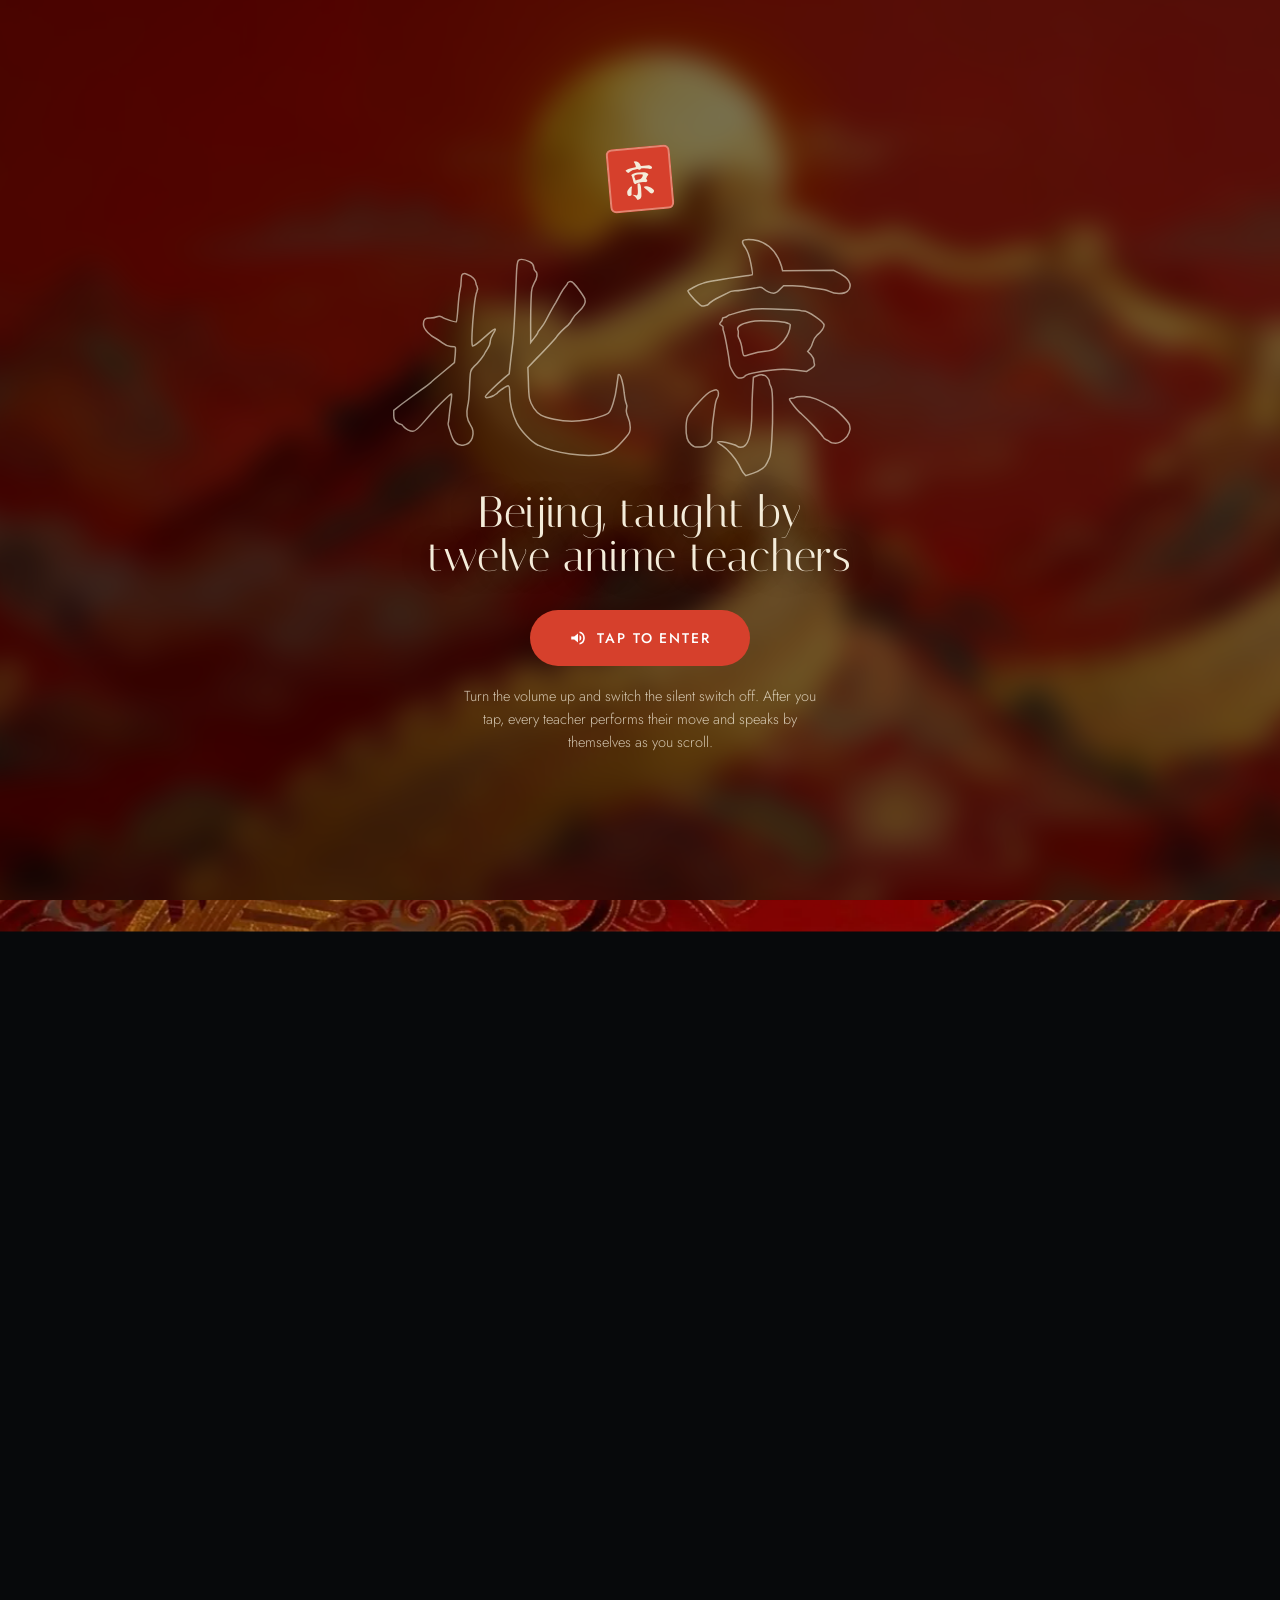
<file: v3/index.html>
<!doctype html>
<html lang="en">
<head>
<meta charset="utf-8">
<meta name="viewport" content="width=device-width, initial-scale=1, viewport-fit=cover">
<title>Beijing, taught by twelve anime teachers</title>
<meta name="description" content="A Chinese class project by A. Antony Bescki. Scroll through Beijing and watch twelve anime teachers perform their special moves, with sound.">
<meta name="theme-color" content="#07090B">
<meta property="og:title" content="Beijing, taught by twelve anime teachers"><meta property="og:image" content="assets/img/wall.webp"><meta property="og:type" content="website">
<link rel="preconnect" href="https://fonts.googleapis.com"><link rel="preconnect" href="https://fonts.gstatic.com" crossorigin>
<link rel="stylesheet" href="https://fonts.googleapis.com/css2?family=Italiana&family=Jost:wght@300;400;500;600&family=Ma+Shan+Zheng&family=Noto+Serif+SC:wght@500;900&display=swap">
<link rel="preload" as="image" href="assets/img/wall.webp" fetchpriority="high">
<link rel="stylesheet" href="style.css?v=6">
</head>
<body>
<canvas id="gl" aria-hidden="true"></canvas><div id="fb" aria-hidden="true"></div>
<div class="stage" id="stage"><main id="top"><article class="ch hero" data-i="0" aria-label="Beijing"><div class="txt hero-t">
    <p class="kick"><span class="seal zh" lang="zh">京</span><span>A Chinese class project</span></p>
    <h1><span class="w">Beijing</span></h1><p class="hsub">Walk the capital with twelve anime teachers. Scroll, and each one shows you their special move.</p>
    <p class="hby">A. ANTONY BESCKI<i></i>RA2611026010076</p><div class="cue" aria-hidden="true"><i></i><span>Scroll</span></div></div><div class="hzh zh" lang="zh" aria-hidden="true">北京</div></article>
<article class="ch tchap s-l" data-i="1" style="--c:255,140,50" aria-label="Welcome, taught by Goku">
  <div class="mark zh" lang="zh" aria-hidden="true">欢迎</div><div class="light" aria-hidden="true"></div>
  <div class="tfig" aria-hidden="true"><div class="tmove"><img class="tch" src="assets/teachers/goku.webp" alt="" decoding="async"></div><p class="np"><b>Goku</b><span class="zh" lang="zh">悟空老师</span><em class="mv">Kamehameha</em></p></div>
  <div class="txt"><p class="kick"><b>01</b><span class="zh" lang="zh">欢迎</span><span>Welcome</span></p><h2>Welcome to the northern capital</h2>
  <ul class="facts"><li class="rv2" data-at="0.080">Beijing means &quot;northern capital&quot;.</li><li class="rv2" data-at="0.140">About 22 million people live here.</li><li class="rv2" data-at="0.200">It has been China's capital for most of the last 800 years.</li><li class="rv2" data-at="0.260">It hosted the 2008 Summer and 2022 Winter Olympics, a first for any city.</li></ul>
  <ul class="chips rv2" data-at="0.340"><li><em>Area</em><span>about 16,400 km²</span></li><li><em>Time zone</em><span>UTC+8</span></li><li><em>Central Axis</em><span>7.8 km long</span></li></ul>
  <div class="phrase rv2" data-at="0.420"><span class="ph-zh zh" lang="zh">欢迎来到北京</span><span class="ph-py">Huānyíng lái dào Běijīng</span><span class="ph-en">Welcome to Beijing</span><button class="say" type="button" data-say="欢迎来到北京" aria-label="Hear the phrase in Chinese"><svg viewBox="0 0 24 24" aria-hidden="true"><path d="M3 10v4h4l5 4V6L7 10zm13.5 2a4.5 4.5 0 0 0-2.5-4v8a4.5 4.5 0 0 0 2.5-4zM14 3.2v2.1a7 7 0 0 1 0 13.4v2.1a9 9 0 0 0 0-17.6z"/></svg></button></div></div>
  <div class="txt txt2"><p class="kick"><b>01</b><span>Places and visiting</span></p><h3>Welcome: what to see</h3>
  <ol class="places"><li class="rv2" data-at="0.620"><b>Tiananmen Square</b><span class="zh" lang="zh">天安门广场</span><p>One of the largest public squares in the world. The flag is raised at sunrise.</p></li><li class="rv2" data-at="0.660"><b>Wangfujing</b><span class="zh" lang="zh">王府井</span><p>A busy shopping street with a snack lane and old department stores.</p></li><li class="rv2" data-at="0.700"><b>Sanlitun</b><span class="zh" lang="zh">三里屯</span><p>Modern shops, cafés and nightlife close to many embassies.</p></li><li class="rv2" data-at="0.740"><b>Zhongguancun</b><span class="zh" lang="zh">中关村</span><p>Called China's Silicon Valley, with top universities and tech firms.</p></li><li class="rv2" data-at="0.780"><b>Beijing Zoo</b><span class="zh" lang="zh">北京动物园</span><p>Famous for its giant pandas.</p></li></ol>
  <ul class="tips rv2" data-at="0.860"><li>Set up Alipay or WeChat Pay before you go. Foreign cards now work in both.</li><li>Some foreign apps are blocked, so prepare your phone first.</li><li>Drink bottled or boiled water, not tap water.</li><li>Keep your passport with you.</li></ul></div>
  </article>
<article class="ch tchap s-r" data-i="2" style="--c:255,170,40" aria-label="Great Wall, taught by Naruto">
  <div class="mark zh" lang="zh" aria-hidden="true">长城</div><div class="light" aria-hidden="true"></div>
  <div class="tfig" aria-hidden="true"><div class="tmove"><img class="clone c1" src="assets/teachers/naruto.webp" alt="" aria-hidden="true"><img class="clone c2" src="assets/teachers/naruto.webp" alt="" aria-hidden="true"><img class="tch" src="assets/teachers/naruto.webp" alt="" decoding="async"></div><p class="np"><b>Naruto</b><span class="zh" lang="zh">鸣人老师</span><em class="mv">Rasengan</em></p></div>
  <div class="txt"><p class="kick"><b>02</b><span class="zh" lang="zh">长城</span><span>Great Wall</span></p><h2>The Great Wall, a dragon of stone</h2>
  <ul class="facts"><li class="rv2" data-at="0.080">All the walls add up to 21,196 km.</li><li class="rv2" data-at="0.140">The Ming dynasty rebuilt the parts near Beijing.</li><li class="rv2" data-at="0.200">Badaling is the most visited section. Mutianyu is quieter.</li><li class="rv2" data-at="0.260">You cannot see it from space. That is a popular myth.</li></ul>
  <ul class="chips rv2" data-at="0.340"><li><em>From the city</em><span>60 to 80 km</span></li><li><em>Best seasons</em><span>spring and autumn</span></li><li><em>Plan</em><span>half a day or more</span></li></ul>
  <div class="phrase rv2" data-at="0.420"><span class="ph-zh zh" lang="zh">不到长城非好汉</span><span class="ph-py">Bú dào Chángchéng fēi hǎohàn</span><span class="ph-en">He who has not climbed the Great Wall is no hero</span><button class="say" type="button" data-say="不到长城非好汉" aria-label="Hear the phrase in Chinese"><svg viewBox="0 0 24 24" aria-hidden="true"><path d="M3 10v4h4l5 4V6L7 10zm13.5 2a4.5 4.5 0 0 0-2.5-4v8a4.5 4.5 0 0 0 2.5-4zM14 3.2v2.1a7 7 0 0 1 0 13.4v2.1a9 9 0 0 0 0-17.6z"/></svg></button></div></div>
  <div class="txt txt2"><p class="kick"><b>02</b><span>Places and visiting</span></p><h3>Great Wall: what to see</h3>
  <ol class="places"><li class="rv2" data-at="0.620"><b>Badaling</b><span class="zh" lang="zh">八达岭</span><p>The most famous section, with restored Ming walls. Very busy, about 70 km away.</p></li><li class="rv2" data-at="0.660"><b>Mutianyu</b><span class="zh" lang="zh">慕田峪</span><p>Green hills, a cable car and a toboggan ride down. Quieter than Badaling.</p></li><li class="rv2" data-at="0.700"><b>Jinshanling</b><span class="zh" lang="zh">金山岭</span><p>Wilder walls and many watchtowers. The best section for a long hike.</p></li><li class="rv2" data-at="0.740"><b>Simatai</b><span class="zh" lang="zh">司马台</span><p>Steep and dramatic, with lake views.</p></li><li class="rv2" data-at="0.780"><b>Juyongguan</b><span class="zh" lang="zh">居庸关</span><p>A mountain pass fortress, the section closest to the city.</p></li></ol>
  <ul class="tips rv2" data-at="0.860"><li>Wear shoes with good grip. The steps are steep and uneven.</li><li>Go on a weekday morning to avoid the crowds.</li><li>Bring water and sun protection. There is little shade.</li><li>Hire a driver or join a tour for the farther sections.</li></ul></div>
  </article>
<article class="ch tchap s-l" data-i="3" style="--c:255,200,110" aria-label="Forbidden City, taught by Thorfinn">
  <div class="mark zh" lang="zh" aria-hidden="true">故宫</div><div class="light" aria-hidden="true"></div>
  <div class="tfig" aria-hidden="true"><div class="tmove"><img class="tch" src="assets/teachers/thorfinn.webp" alt="" decoding="async"></div><p class="np"><b>Thorfinn</b><span class="zh" lang="zh">托尔芬老师</span><em class="mv">Blade Dance</em></p></div>
  <div class="txt"><p class="kick"><b>03</b><span class="zh" lang="zh">故宫</span><span>Forbidden City</span></p><h2>Inside the Forbidden City</h2>
  <ul class="facts"><li class="rv2" data-at="0.080">Built from 1406 to 1420, with about 980 buildings.</li><li class="rv2" data-at="0.140">24 emperors lived here, 14 Ming and 10 Qing.</li><li class="rv2" data-at="0.200">The moat is 52 metres wide and the walls are 10 metres high.</li><li class="rv2" data-at="0.260">It became the Palace Museum in 1925.</li></ul>
  <ul class="chips rv2" data-at="0.340"><li><em>Tickets</em><span>book online first</span></li><li><em>Closed</em><span>most Mondays</span></li><li><em>Enter</em><span>the south Meridian Gate</span></li></ul>
  <div class="phrase rv2" data-at="0.420"><span class="ph-zh zh" lang="zh">故宫很大</span><span class="ph-py">Gùgōng hěn dà</span><span class="ph-en">The Forbidden City is big</span><button class="say" type="button" data-say="故宫很大" aria-label="Hear the phrase in Chinese"><svg viewBox="0 0 24 24" aria-hidden="true"><path d="M3 10v4h4l5 4V6L7 10zm13.5 2a4.5 4.5 0 0 0-2.5-4v8a4.5 4.5 0 0 0 2.5-4zM14 3.2v2.1a7 7 0 0 1 0 13.4v2.1a9 9 0 0 0 0-17.6z"/></svg></button></div></div>
  <div class="txt txt2"><p class="kick"><b>03</b><span>Places and visiting</span></p><h3>Forbidden City: what to see</h3>
  <ol class="places"><li class="rv2" data-at="0.620"><b>Meridian Gate</b><span class="zh" lang="zh">午门</span><p>The grand south entrance, used for great ceremonies.</p></li><li class="rv2" data-at="0.660"><b>Hall of Supreme Harmony</b><span class="zh" lang="zh">太和殿</span><p>The largest hall, used for coronations and big ceremonies.</p></li><li class="rv2" data-at="0.700"><b>Palace of Heavenly Purity</b><span class="zh" lang="zh">乾清宫</span><p>A main palace of the emperors' inner court.</p></li><li class="rv2" data-at="0.740"><b>Imperial Garden</b><span class="zh" lang="zh">御花园</span><p>A small garden with old cypress trees and rock hills at the north end.</p></li><li class="rv2" data-at="0.780"><b>Gate of Divine Might</b><span class="zh" lang="zh">神武门</span><p>The north exit. Cross the road to Jingshan Park for the classic view.</p></li></ol>
  <ul class="tips rv2" data-at="0.860"><li>Tickets go on sale online about a week ahead and often sell out.</li><li>Bring your passport to book and to enter.</li><li>Walk south to north. Allow three to four hours.</li><li>Climb Jingshan Park for the best view of the golden roofs.</li></ul></div>
  </article>
<article class="ch tchap s-r" data-i="4" style="--c:150,110,255" aria-label="Temple of Heaven, taught by Gojo">
  <div class="mark zh" lang="zh" aria-hidden="true">天坛</div><div class="light" aria-hidden="true"></div>
  <div class="tfig" aria-hidden="true"><div class="tmove"><img class="tch" src="assets/teachers/gojo.webp" alt="" decoding="async"></div><p class="np"><b>Gojo</b><span class="zh" lang="zh">五条老师</span><em class="mv">Hollow Purple</em></p></div>
  <div class="txt"><p class="kick"><b>04</b><span class="zh" lang="zh">天坛</span><span>Temple of Heaven</span></p><h2>Temple of Heaven, above the clouds</h2>
  <ul class="facts"><li class="rv2" data-at="0.080">The round Hall of Prayer was built without nails.</li><li class="rv2" data-at="0.140">It stands 38 metres high.</li><li class="rv2" data-at="0.200">Emperors prayed here every year for a good harvest.</li><li class="rv2" data-at="0.260">The hall was rebuilt in 1890 after a lightning fire.</li></ul>
  <ul class="chips rv2" data-at="0.340"><li><em>Park</em><span>about 270 hectares</span></li><li><em>Go early</em><span>locals do tai chi at dawn</span></li><li><em>World Heritage</em><span>since 1998</span></li></ul>
  <div class="phrase rv2" data-at="0.420"><span class="ph-zh zh" lang="zh">我想去天坛</span><span class="ph-py">Wǒ xiǎng qù Tiāntán</span><span class="ph-en">I want to go to the Temple of Heaven</span><button class="say" type="button" data-say="我想去天坛" aria-label="Hear the phrase in Chinese"><svg viewBox="0 0 24 24" aria-hidden="true"><path d="M3 10v4h4l5 4V6L7 10zm13.5 2a4.5 4.5 0 0 0-2.5-4v8a4.5 4.5 0 0 0 2.5-4zM14 3.2v2.1a7 7 0 0 1 0 13.4v2.1a9 9 0 0 0 0-17.6z"/></svg></button></div></div>
  <div class="txt txt2"><p class="kick"><b>04</b><span>Places and visiting</span></p><h3>Temple of Heaven: what to see</h3>
  <ol class="places"><li class="rv2" data-at="0.620"><b>Hall of Prayer for Good Harvests</b><span class="zh" lang="zh">祈年殿</span><p>The famous round blue-roofed hall on a three-tier marble base.</p></li><li class="rv2" data-at="0.660"><b>Imperial Vault of Heaven</b><span class="zh" lang="zh">皇穹宇</span><p>Its Echo Wall can carry a whisper around the circle.</p></li><li class="rv2" data-at="0.700"><b>Circular Mound Altar</b><span class="zh" lang="zh">圜丘坛</span><p>Where emperors made offerings at the winter solstice.</p></li><li class="rv2" data-at="0.740"><b>Danbi Bridge</b><span class="zh" lang="zh">丹陛桥</span><p>A raised stone path that joins the altar to the hall.</p></li><li class="rv2" data-at="0.780"><b>Long Corridor</b><span class="zh" lang="zh">长廊</span><p>Where locals play cards, sing and dance in the morning.</p></li></ol>
  <ul class="tips rv2" data-at="0.860"><li>Go at dawn to see tai chi and singing in the park.</li><li>Use the East Gate, next to a Line 5 subway station.</li><li>A combined ticket covers the main halls.</li><li>Allow two to three hours.</li></ul></div>
  </article>
<article class="ch tchap s-l" data-i="5" style="--c:140,110,255" aria-label="Hutongs, taught by Aizen">
  <div class="mark zh" lang="zh" aria-hidden="true">胡同</div><div class="light" aria-hidden="true"></div>
  <div class="tfig" aria-hidden="true"><div class="tmove"><img class="tch" src="assets/teachers/aizen.webp" alt="" decoding="async"></div><p class="np"><b>Aizen</b><span class="zh" lang="zh">蓝染老师</span><em class="mv">Kyōka Suigetsu</em></p></div>
  <div class="txt"><p class="kick"><b>05</b><span class="zh" lang="zh">胡同</span><span>Hutongs</span></p><h2>Old Beijing, lane by lane</h2>
  <ul class="facts"><li class="rv2" data-at="0.080">Narrow brick lanes with courtyard homes called siheyuan.</li><li class="rv2" data-at="0.140">Most date from the Yuan, Ming and Qing dynasties.</li><li class="rv2" data-at="0.200">The word hutong may come from a Mongolian word for &quot;well&quot;.</li><li class="rv2" data-at="0.260">Thousands once existed. Many were lost as the city grew.</li></ul>
  <ul class="chips rv2" data-at="0.340"><li><em>Try</em><span>Nanluoguxiang and Houhai</span></li><li><em>Best way</em><span>on foot or by bike</span></li><li><em>Listen for</em><span>pigeon whistles</span></li></ul>
  <div class="phrase rv2" data-at="0.420"><span class="ph-zh zh" lang="zh">这条胡同很老</span><span class="ph-py">Zhè tiáo hútòng hěn lǎo</span><span class="ph-en">This lane is very old</span><button class="say" type="button" data-say="这条胡同很老" aria-label="Hear the phrase in Chinese"><svg viewBox="0 0 24 24" aria-hidden="true"><path d="M3 10v4h4l5 4V6L7 10zm13.5 2a4.5 4.5 0 0 0-2.5-4v8a4.5 4.5 0 0 0 2.5-4zM14 3.2v2.1a7 7 0 0 1 0 13.4v2.1a9 9 0 0 0 0-17.6z"/></svg></button></div></div>
  <div class="txt txt2"><p class="kick"><b>05</b><span>Places and visiting</span></p><h3>Hutongs: what to see</h3>
  <ol class="places"><li class="rv2" data-at="0.620"><b>Nanluoguxiang</b><span class="zh" lang="zh">南锣鼓巷</span><p>A lively lane of snacks, shops and tiny cafés. Best on a weekday.</p></li><li class="rv2" data-at="0.660"><b>Shichahai and Houhai</b><span class="zh" lang="zh">什刹海</span><p>Connected lakes with bars, boats and winter ice skating.</p></li><li class="rv2" data-at="0.700"><b>Yandai Xiejie</b><span class="zh" lang="zh">烟袋斜街</span><p>The &quot;tobacco pipe&quot; lane, a short old street leading to the lake.</p></li><li class="rv2" data-at="0.740"><b>Drum and Bell Towers</b><span class="zh" lang="zh">鼓楼 钟楼</span><p>Old city timekeepers. Climb the Drum Tower for a view over the roofs.</p></li><li class="rv2" data-at="0.780"><b>Fangjia Hutong</b><span class="zh" lang="zh">方家胡同</span><p>A quieter lane of design shops, cafés and small theatres.</p></li></ol>
  <ul class="tips rv2" data-at="0.860"><li>Hire a bike or a pedicab. Agree the price first.</li><li>Go early in the morning, when the lanes are local and quiet.</li><li>Many hutongs are real neighbourhoods, so keep your voice low.</li><li>Try a siheyuan tea house or guest house.</li></ul></div>
  </article>
<article class="ch tchap s-r" data-i="6" style="--c:255,200,60" aria-label="Food, taught by Luffy">
  <div class="mark zh" lang="zh" aria-hidden="true">美食</div><div class="light" aria-hidden="true"></div>
  <div class="tfig" aria-hidden="true"><div class="tmove"><img class="tch" src="assets/teachers/luffy.webp" alt="" decoding="async"></div><p class="np"><b>Luffy</b><span class="zh" lang="zh">路飞老师</span><em class="mv">Gomu Gomu Pistol</em></p></div>
  <div class="txt"><p class="kick"><b>06</b><span class="zh" lang="zh">美食</span><span>Food</span></p><h2>The flavour of Beijing</h2>
  <ul class="facts"><li class="rv2" data-at="0.080">Peking duck is roasted, then carved at the table.</li><li class="rv2" data-at="0.140">Wrap the slices in a thin pancake with sweet bean sauce.</li><li class="rv2" data-at="0.200">Zhajiangmian is noodles with a thick fried soybean sauce.</li><li class="rv2" data-at="0.260">Jianbing, a crisp savoury crepe, is the classic breakfast.</li></ul>
  <ul class="chips rv2" data-at="0.340"><li><em>Snack</em><span>tanghulu, candied hawthorn</span></li><li><em>Hotpot</em><span>thin-sliced mutton</span></li><li><em>Drink</em><span>douzhi, if you are brave</span></li></ul>
  <div class="phrase rv2" data-at="0.420"><span class="ph-zh zh" lang="zh">我想吃北京烤鸭</span><span class="ph-py">Wǒ xiǎng chī Běijīng kǎoyā</span><span class="ph-en">I want to eat Peking duck</span><button class="say" type="button" data-say="我想吃北京烤鸭" aria-label="Hear the phrase in Chinese"><svg viewBox="0 0 24 24" aria-hidden="true"><path d="M3 10v4h4l5 4V6L7 10zm13.5 2a4.5 4.5 0 0 0-2.5-4v8a4.5 4.5 0 0 0 2.5-4zM14 3.2v2.1a7 7 0 0 1 0 13.4v2.1a9 9 0 0 0 0-17.6z"/></svg></button></div></div>
  <div class="txt txt2"><p class="kick"><b>06</b><span>Places and visiting</span></p><h3>Food: what to see</h3>
  <ol class="places"><li class="rv2" data-at="0.620"><b>Quanjude</b><span class="zh" lang="zh">全聚德</span><p>A famous roast duck restaurant, open since 1864.</p></li><li class="rv2" data-at="0.660"><b>Bianyifang</b><span class="zh" lang="zh">便宜坊</span><p>Another old duck house, said to date from 1416.</p></li><li class="rv2" data-at="0.700"><b>Donglaishun</b><span class="zh" lang="zh">东来顺</span><p>Classic hotpot with thin-sliced mutton, since 1903.</p></li><li class="rv2" data-at="0.740"><b>Wangfujing Snack Street</b><span class="zh" lang="zh">王府井小吃街</span><p>Skewers, candied fruit and dumplings in one busy lane.</p></li><li class="rv2" data-at="0.780"><b>Guijie</b><span class="zh" lang="zh">簋街</span><p>The &quot;Ghost Street&quot;, open late for spicy crayfish and hotpot.</p></li></ol>
  <ul class="tips rv2" data-at="0.860"><li>Book duck restaurants ahead. Popular ones have queues.</li><li>Say &quot;bú là&quot; (不辣) if you do not want spicy food.</li><li>Point at pictures on the menu if you cannot read it.</li><li>Try jianbing at a street stall for breakfast.</li></ul></div>
  </article>
<article class="ch tchap s-l" data-i="7" style="--c:255,170,90" aria-label="Modern Beijing, taught by Doraemon">
  <div class="mark zh" lang="zh" aria-hidden="true">现代</div><div class="light" aria-hidden="true"></div>
  <div class="tfig" aria-hidden="true"><div class="tmove"><img class="tch" src="assets/teachers/doraemon.webp" alt="" decoding="async"></div><p class="np"><b>Doraemon</b><span class="zh" lang="zh">哆啦A梦老师</span><em class="mv">Anywhere Door</em></p></div>
  <div class="txt"><p class="kick"><b>07</b><span class="zh" lang="zh">现代</span><span>Modern Beijing</span></p><h2>Tomorrow's capital</h2>
  <ul class="facts"><li class="rv2" data-at="0.080">China Zun is 528 metres tall, the tallest tower in Beijing.</li><li class="rv2" data-at="0.140">Daxing Airport, opened in 2019, is shaped like a starfish.</li><li class="rv2" data-at="0.200">The Bird's Nest stadium was built for the 2008 Olympics.</li><li class="rv2" data-at="0.260">The 798 Art District turns old factories into galleries.</li></ul>
  <ul class="chips rv2" data-at="0.340"><li><em>Business district</em><span>Guomao</span></li><li><em>CCTV tower</em><span>nicknamed &quot;Big Pants&quot;</span></li><li><em>Best view</em><span>at sunset</span></li></ul>
  <div class="phrase rv2" data-at="0.420"><span class="ph-zh zh" lang="zh">北京很现代</span><span class="ph-py">Běijīng hěn xiàndài</span><span class="ph-en">Beijing is very modern</span><button class="say" type="button" data-say="北京很现代" aria-label="Hear the phrase in Chinese"><svg viewBox="0 0 24 24" aria-hidden="true"><path d="M3 10v4h4l5 4V6L7 10zm13.5 2a4.5 4.5 0 0 0-2.5-4v8a4.5 4.5 0 0 0 2.5-4zM14 3.2v2.1a7 7 0 0 1 0 13.4v2.1a9 9 0 0 0 0-17.6z"/></svg></button></div></div>
  <div class="txt txt2"><p class="kick"><b>07</b><span>Places and visiting</span></p><h3>Modern Beijing: what to see</h3>
  <ol class="places"><li class="rv2" data-at="0.620"><b>China Zun</b><span class="zh" lang="zh">中国尊</span><p>At 528 metres, the tallest tower in Beijing. Its shape echoes an ancient wine vessel.</p></li><li class="rv2" data-at="0.660"><b>CCTV Headquarters</b><span class="zh" lang="zh">央视大楼</span><p>The looping tower nicknamed the &quot;Big Pants&quot;, designed by OMA.</p></li><li class="rv2" data-at="0.700"><b>Bird's Nest and Water Cube</b><span class="zh" lang="zh">鸟巢 水立方</span><p>The stadium and swimming arena built for the 2008 Olympics.</p></li><li class="rv2" data-at="0.740"><b>798 Art District</b><span class="zh" lang="zh">798艺术区</span><p>Old factories turned into galleries, studios and cafés.</p></li><li class="rv2" data-at="0.780"><b>Daxing Airport</b><span class="zh" lang="zh">大兴机场</span><p>Opened in 2019, designed by Zaha Hadid Architects.</p></li></ol>
  <ul class="tips rv2" data-at="0.860"><li>The Olympic Park is lit up at night.</li><li>Many 798 galleries close on Mondays.</li><li>An express rail line links Daxing Airport to the city.</li><li>Sunset is the best time for skyline photos.</li></ul></div>
  </article>
<article class="ch tchap s-r" data-i="8" style="--c:255,110,70" aria-label="Transit, taught by Guts">
  <div class="mark zh" lang="zh" aria-hidden="true">交通</div><div class="light" aria-hidden="true"></div>
  <div class="tfig" aria-hidden="true"><div class="tmove"><img class="tch" src="assets/teachers/guts.webp" alt="" decoding="async"></div><p class="np"><b>Guts</b><span class="zh" lang="zh">格斯老师</span><em class="mv">Dragonslayer</em></p></div>
  <div class="txt"><p class="kick"><b>08</b><span class="zh" lang="zh">交通</span><span>Transit</span></p><h2>Moving through the city</h2>
  <ul class="facts"><li class="rv2" data-at="0.080">The subway has more than 800 km of track.</li><li class="rv2" data-at="0.140">The train to Shanghai takes about 4.5 hours.</li><li class="rv2" data-at="0.200">Pay with Alipay, WeChat Pay or a transport card.</li><li class="rv2" data-at="0.260">Avoid rush hours, around 7 to 9 a.m. and 5 to 7 p.m.</li></ul>
  <ul class="chips rv2" data-at="0.340"><li><em>Subway fare</em><span>from 3 yuan</span></li><li><em>Taxi app</em><span>DiDi</span></li><li><em>Airports</em><span>Capital and Daxing</span></li></ul>
  <div class="phrase rv2" data-at="0.420"><span class="ph-zh zh" lang="zh">地铁在哪儿?</span><span class="ph-py">Dìtiě zài nǎr?</span><span class="ph-en">Where is the subway?</span><button class="say" type="button" data-say="地铁在哪儿?" aria-label="Hear the phrase in Chinese"><svg viewBox="0 0 24 24" aria-hidden="true"><path d="M3 10v4h4l5 4V6L7 10zm13.5 2a4.5 4.5 0 0 0-2.5-4v8a4.5 4.5 0 0 0 2.5-4zM14 3.2v2.1a7 7 0 0 1 0 13.4v2.1a9 9 0 0 0 0-17.6z"/></svg></button></div></div>
  <div class="txt txt2"><p class="kick"><b>08</b><span>Places and visiting</span></p><h3>Transit: what to see</h3>
  <ol class="places"><li class="rv2" data-at="0.620"><b>Capital Airport</b><span class="zh" lang="zh">首都机场</span><p>The Airport Express train reaches the city in about 20 minutes.</p></li><li class="rv2" data-at="0.660"><b>Daxing Airport</b><span class="zh" lang="zh">大兴机场</span><p>Starfish-shaped, with a fast express rail to the city.</p></li><li class="rv2" data-at="0.700"><b>Beijing South Station</b><span class="zh" lang="zh">北京南站</span><p>High-speed trains to Shanghai, Tianjin and many cities leave from here.</p></li><li class="rv2" data-at="0.740"><b>Beijing West Station</b><span class="zh" lang="zh">北京西站</span><p>Trains toward the west and south-west.</p></li><li class="rv2" data-at="0.780"><b>Subway Line 1</b><span class="zh" lang="zh">一号线</span><p>Runs under Chang'an Avenue past Tiananmen and Wangfujing.</p></li></ol>
  <ul class="tips rv2" data-at="0.860"><li>Bags are scanned at subway entrances.</li><li>Ticket machines have an English menu, or tap with Alipay.</li><li>Stations and trains announce stops in English.</li><li>Use DiDi for taxis and show the address in Chinese.</li></ul></div>
  </article>
<article class="ch tchap s-l" data-i="9" style="--c:255,210,110" aria-label="Parks and Hills, taught by Eren Yeager">
  <div class="mark zh" lang="zh" aria-hidden="true">公园</div><div class="light" aria-hidden="true"></div>
  <div class="tfig" aria-hidden="true"><div class="tmove"><img class="tch" src="assets/teachers/levi.webp" alt="" decoding="async"></div><p class="np"><b>Eren Yeager</b><span class="zh" lang="zh">艾伦老师</span><em class="mv">Titan Shift</em></p></div>
  <div class="txt"><p class="kick"><b>09</b><span class="zh" lang="zh">公园</span><span>Parks and Hills</span></p><h2>Beyond the walls: parks, hills and tombs</h2>
  <ul class="facts"><li class="rv2" data-at="0.080">Fragrant Hills turn red in autumn.</li><li class="rv2" data-at="0.140">The Ming Tombs hold 13 emperors.</li><li class="rv2" data-at="0.200">The Summer Palace has a lake, a hill and the Long Corridor.</li><li class="rv2" data-at="0.260">Beihai Park has a white pagoda and a lake you can row on.</li></ul>
  <ul class="chips rv2" data-at="0.340"><li><em>Red leaves</em><span>mid to late October</span></li><li><em>Long Corridor</em><span>about 700 metres</span></li><li><em>Sacred Way</em><span>lined with stone animals</span></li></ul>
  <div class="phrase rv2" data-at="0.420"><span class="ph-zh zh" lang="zh">秋天的香山很美</span><span class="ph-py">Qiūtiān de Xiāngshān hěn měi</span><span class="ph-en">Fragrant Hills are beautiful in autumn</span><button class="say" type="button" data-say="秋天的香山很美" aria-label="Hear the phrase in Chinese"><svg viewBox="0 0 24 24" aria-hidden="true"><path d="M3 10v4h4l5 4V6L7 10zm13.5 2a4.5 4.5 0 0 0-2.5-4v8a4.5 4.5 0 0 0 2.5-4zM14 3.2v2.1a7 7 0 0 1 0 13.4v2.1a9 9 0 0 0 0-17.6z"/></svg></button></div></div>
  <div class="txt txt2"><p class="kick"><b>09</b><span>Places and visiting</span></p><h3>Parks and Hills: what to see</h3>
  <ol class="places"><li class="rv2" data-at="0.620"><b>Fragrant Hills</b><span class="zh" lang="zh">香山公园</span><p>Hills with red maple and smoke-tree leaves in autumn.</p></li><li class="rv2" data-at="0.660"><b>Summer Palace</b><span class="zh" lang="zh">颐和园</span><p>A lake, a hill, a long painted corridor and a marble boat. Plan half a day.</p></li><li class="rv2" data-at="0.700"><b>Beihai Park</b><span class="zh" lang="zh">北海公园</span><p>An old imperial lake garden with a white pagoda on an island.</p></li><li class="rv2" data-at="0.740"><b>Ming Tombs</b><span class="zh" lang="zh">十三陵</span><p>Thirteen emperors rest here. Dingling has an underground palace.</p></li><li class="rv2" data-at="0.780"><b>Jingshan Park</b><span class="zh" lang="zh">景山公园</span><p>A hill behind the Forbidden City with a famous roof view.</p></li></ol>
  <ul class="tips rv2" data-at="0.860"><li>Autumn weekends at Fragrant Hills are packed. Go on a weekday.</li><li>Rent a boat on Kunming Lake or at Beihai in summer.</li><li>The Ming Tombs are about 50 km north of the centre.</li><li>Wear walking shoes. Hills mean stairs.</li></ul></div>
  </article>
<article class="ch tchap s-r" data-i="10" style="--c:255,150,190" aria-label="Language, taught by Anya">
  <div class="mark zh" lang="zh" aria-hidden="true">中文</div><div class="light" aria-hidden="true"></div>
  <div class="tfig" aria-hidden="true"><div class="tmove"><img class="tch" src="assets/teachers/anya.webp" alt="" decoding="async"></div><p class="np"><b>Anya</b><span class="zh" lang="zh">阿尼亚老师</span><em class="mv">Mind Read</em></p></div>
  <div class="txt"><p class="kick"><b>10</b><span class="zh" lang="zh">中文</span><span>Language</span></p><h2>Speak like a local</h2>
  <ul class="facts"><li class="rv2" data-at="0.080">Mandarin has 4 tones plus a light one.</li><li class="rv2" data-at="0.140">Say 你好 (nǐ hǎo) for hello.</li><li class="rv2" data-at="0.200">Pinyin writes Chinese sounds in the Latin alphabet.</li><li class="rv2" data-at="0.260">Beijing speech adds an &quot;er&quot; sound, like nǎr for &quot;where&quot;.</li></ul>
  <ul class="chips rv2" data-at="0.340"><li><em>mā má mǎ mà</em><span>mother, hemp, horse, scold</span></li><li><em>多少钱?</em><span>duōshao qián? How much?</span></li><li><em>不要</em><span>bú yào. No, thanks.</span></li></ul>
  <div class="phrase rv2" data-at="0.420"><span class="ph-zh zh" lang="zh">你好,谢谢,再见</span><span class="ph-py">Nǐ hǎo, xièxie, zàijiàn</span><span class="ph-en">Hello, thank you, goodbye</span><button class="say" type="button" data-say="你好，谢谢,再见" aria-label="Hear the phrase in Chinese"><svg viewBox="0 0 24 24" aria-hidden="true"><path d="M3 10v4h4l5 4V6L7 10zm13.5 2a4.5 4.5 0 0 0-2.5-4v8a4.5 4.5 0 0 0 2.5-4zM14 3.2v2.1a7 7 0 0 1 0 13.4v2.1a9 9 0 0 0 0-17.6z"/></svg></button></div></div>
  <div class="txt txt2"><p class="kick"><b>10</b><span>Words for places</span></p><h3>Words you will need</h3>
  <ol class="places"><li class="rv2" data-at="0.620"><b>Toilet</b><span class="zh" lang="zh">厕所</span><p>cèsuǒ. Ask: &quot;Cèsuǒ zài nǎr?&quot;</p></li><li class="rv2" data-at="0.660"><b>Subway station</b><span class="zh" lang="zh">地铁站</span><p>dìtiězhàn</p></li><li class="rv2" data-at="0.700"><b>Airport</b><span class="zh" lang="zh">机场</span><p>jīchǎng</p></li><li class="rv2" data-at="0.740"><b>Hotel</b><span class="zh" lang="zh">酒店</span><p>jiǔdiàn</p></li><li class="rv2" data-at="0.780"><b>Delicious</b><span class="zh" lang="zh">好吃</span><p>hǎochī. Say it to the cook!</p></li></ol>
  <ul class="tips rv2" data-at="0.860"><li>Show addresses in Chinese characters to taxi drivers.</li><li>Learn one to ten for prices: yī, èr, sān, sì, wǔ, liù, qī, bā, jiǔ, shí.</li><li>Speak slowly. Tones matter more than speed.</li><li>Download an offline Chinese translator app.</li></ul></div>
  </article>
<article class="ch tchap s-l" data-i="11" style="--c:255,225,140" aria-label="Seasons and Festivals, taught by Usagi">
  <div class="mark zh" lang="zh" aria-hidden="true">四季</div><div class="light" aria-hidden="true"></div>
  <div class="tfig" aria-hidden="true"><div class="tmove"><img class="tch" src="assets/teachers/usagi.webp" alt="" decoding="async"></div><p class="np"><b>Usagi</b><span class="zh" lang="zh">月野兔老师</span><em class="mv">Moon Prism Power</em></p></div>
  <div class="txt"><p class="kick"><b>11</b><span class="zh" lang="zh">四季</span><span>Seasons and Festivals</span></p><h2>When to go</h2>
  <ul class="facts"><li class="rv2" data-at="0.080">The best time to visit is September and October.</li><li class="rv2" data-at="0.140">Avoid the first week of October, when National Day crowds arrive.</li><li class="rv2" data-at="0.200">Summer is hot and rainy. Winter is cold and dry.</li><li class="rv2" data-at="0.260">Spring Festival brings temple fairs and fireworks.</li></ul>
  <ul class="chips rv2" data-at="0.340"><li><em>Autumn</em><span>clear sky, red leaves</span></li><li><em>Mid-Autumn</em><span>mooncakes</span></li><li><em>Winter</em><span>ice skating on the lakes</span></li></ul>
  <div class="phrase rv2" data-at="0.420"><span class="ph-zh zh" lang="zh">秋天最好</span><span class="ph-py">Qiūtiān zuì hǎo</span><span class="ph-en">Autumn is the best</span><button class="say" type="button" data-say="秋天最好" aria-label="Hear the phrase in Chinese"><svg viewBox="0 0 24 24" aria-hidden="true"><path d="M3 10v4h4l5 4V6L7 10zm13.5 2a4.5 4.5 0 0 0-2.5-4v8a4.5 4.5 0 0 0 2.5-4zM14 3.2v2.1a7 7 0 0 1 0 13.4v2.1a9 9 0 0 0 0-17.6z"/></svg></button></div></div>
  <div class="txt txt2"><p class="kick"><b>11</b><span>Where to go by season</span></p><h3>A place for every season</h3>
  <ol class="places"><li class="rv2" data-at="0.620"><b>Spring</b><span class="zh" lang="zh">春</span><p>Cherry blossoms at Yuyuantan Park, late March to April.</p></li><li class="rv2" data-at="0.660"><b>Summer</b><span class="zh" lang="zh">夏</span><p>Lotus flowers at Beihai Park and boats on the Houhai lakes.</p></li><li class="rv2" data-at="0.700"><b>Autumn</b><span class="zh" lang="zh">秋</span><p>Red leaves at Fragrant Hills and golden ginkgo at Ditan Park.</p></li><li class="rv2" data-at="0.740"><b>Winter</b><span class="zh" lang="zh">冬</span><p>Skate on the frozen Houhai or Beihai lakes.</p></li><li class="rv2" data-at="0.780"><b>Spring Festival</b><span class="zh" lang="zh">春节</span><p>Temple fairs at Ditan and Longtan Park, with snacks and lanterns.</p></li></ol>
  <ul class="tips rv2" data-at="0.860"><li>Spring can be windy and dusty.</li><li>July and August bring heavy rain. Carry an umbrella.</li><li>Winter is dry and cold, so pack layers and lip balm.</li><li>Book early for the National Day week in October.</li></ul></div>
  </article>
<article class="ch tchap s-r" data-i="12" style="--c:170,235,150" aria-label="Three Days, taught by Totoro">
  <div class="mark zh" lang="zh" aria-hidden="true">三日</div><div class="light" aria-hidden="true"></div>
  <div class="tfig" aria-hidden="true"><div class="tmove"><img class="tch" src="assets/teachers/totoro.webp" alt="" decoding="async"></div><p class="np"><b>Totoro</b><span class="zh" lang="zh">龙猫老师</span><em class="mv">Forest Roar</em></p></div>
  <div class="txt"><p class="kick"><b>12</b><span class="zh" lang="zh">三日</span><span>Three Days</span></p><h2>Three perfect days</h2>
  <ul class="facts"><li class="rv2" data-at="0.080">Day 1, the imperial heart: Tiananmen Square, the Forbidden City, Jingshan Park.</li><li class="rv2" data-at="0.140">Day 2, the Great Wall at Mutianyu.</li><li class="rv2" data-at="0.200">Day 3, local life: Temple of Heaven at dawn, hutongs, Peking duck.</li><li class="rv2" data-at="0.260">Carry your passport. Many sights ask for it when you buy tickets.</li></ul>
  <ul class="chips rv2" data-at="0.340"><li><em>Shoes</em><span>comfortable for walking</span></li><li><em>Book ahead</em><span>Forbidden City tickets</span></li><li><em>Pack</em><span>water and a charger</span></li></ul>
  <div class="phrase rv2" data-at="0.420"><span class="ph-zh zh" lang="zh">我们玩三天</span><span class="ph-py">Wǒmen wán sān tiān</span><span class="ph-en">We will spend three days</span><button class="say" type="button" data-say="我们玩三天" aria-label="Hear the phrase in Chinese"><svg viewBox="0 0 24 24" aria-hidden="true"><path d="M3 10v4h4l5 4V6L7 10zm13.5 2a4.5 4.5 0 0 0-2.5-4v8a4.5 4.5 0 0 0 2.5-4zM14 3.2v2.1a7 7 0 0 1 0 13.4v2.1a9 9 0 0 0 0-17.6z"/></svg></button></div></div>
  <div class="txt txt2"><p class="kick"><b>12</b><span>The route</span></p><h3>Your three-day route</h3>
  <ol class="places"><li class="rv2" data-at="0.620"><b>Day 1</b><span class="zh" lang="zh">第一天</span><p>Tiananmen Square, the Forbidden City, Jingshan Park and Wangfujing.</p></li><li class="rv2" data-at="0.660"><b>Day 2</b><span class="zh" lang="zh">第二天</span><p>Mutianyu Great Wall, then the Olympic Park lit up at night.</p></li><li class="rv2" data-at="0.700"><b>Day 3</b><span class="zh" lang="zh">第三天</span><p>Temple of Heaven at dawn, the hutongs, then Peking duck for dinner.</p></li><li class="rv2" data-at="0.740"><b>Spare half day</b><span class="zh" lang="zh">备用</span><p>The Summer Palace or Beihai Park.</p></li><li class="rv2" data-at="0.780"><b>Where to stay</b><span class="zh" lang="zh">住宿</span><p>Near Wangfujing or the hutongs, so you can walk to many sights.</p></li></ol>
  <ul class="tips rv2" data-at="0.860"><li>Book the Forbidden City first. It sells out.</li><li>Wear comfortable shoes. You will walk a lot.</li><li>Keep the last evening free for food.</li><li>Carry a power bank and your passport.</li></ul></div>
  </article>
<article class="ch end" data-i="13" aria-label="Thank you"><div class="txt end-t"><div class="f-zh zh" lang="zh" aria-hidden="true">谢谢</div>
    <h2>Thank you. Zàijiàn.</h2><p class="hsub">That was the whole road, from the Great Wall to the hutongs. Take the travel guide with you, with every chapter, map and checklist in one PDF.</p>
    <div class="cta"><a class="btn solid" href="Exploring-Beijing-Travel-Guide.pdf" download><span>Download the travel guide (PDF)</span></a><a class="btn ghost" href="#top" data-go="0"><span>Back to the start</span></a></div>
    <p class="credit"><b>A. ANTONY BESCKI</b> &middot; Reg. No. RA2611026010076 &middot; Chinese project-based learning<br>The paintings and photographs were made with AI tools. The anime characters and voice clips belong to their original creators and are used only for this school project. The page was built with an AI assistant from my directions. Facts are being checked against reliable sources.</p></div></article></main></div>
<canvas id="fx" aria-hidden="true"></canvas>
<p class="sub" id="sub" aria-live="polite"></p>
<header class="hud"><a class="logo" href="#top" data-go="0" aria-label="Back to the start"><span class="seal zh" lang="zh">京</span><span class="lt">Beijing</span></a><button id="mute" type="button" aria-label="Sound on or off" aria-pressed="false"><svg class="on" viewBox="0 0 24 24" aria-hidden="true"><path d="M3 10v4h4l5 4V6L7 10zm13.5 2a4.5 4.5 0 0 0-2.5-4v8a4.5 4.5 0 0 0 2.5-4zM14 3.2v2.1a7 7 0 0 1 0 13.4v2.1a9 9 0 0 0 0-17.6z"/></svg><svg class="offi" viewBox="0 0 24 24" aria-hidden="true"><path d="M3 10v4h4l5 4V6L7 10zm12 .6L17.4 13 15 15.4l1.2 1.2L18.6 14.2 21 16.6l1.2-1.2L19.8 13l2.4-2.4L21 9.4 18.6 11.8 16.2 9.4z"/></svg></button><div class="bar" aria-hidden="true"><i></i></div></header>
<nav class="rail" id="rail" aria-label="Chapters"><a href="#c0" title="Start" aria-label="Start"><i></i></a><a href="#c1" title="Welcome" aria-label="Welcome"><i></i></a><a href="#c2" title="Great Wall" aria-label="Great Wall"><i></i></a><a href="#c3" title="Forbidden City" aria-label="Forbidden City"><i></i></a><a href="#c4" title="Temple of Heaven" aria-label="Temple of Heaven"><i></i></a><a href="#c5" title="Hutongs" aria-label="Hutongs"><i></i></a><a href="#c6" title="Food" aria-label="Food"><i></i></a><a href="#c7" title="Modern Beijing" aria-label="Modern Beijing"><i></i></a><a href="#c8" title="Transit" aria-label="Transit"><i></i></a><a href="#c9" title="Parks and Hills" aria-label="Parks and Hills"><i></i></a><a href="#c10" title="Language" aria-label="Language"><i></i></a><a href="#c11" title="Seasons and Festivals" aria-label="Seasons and Festivals"><i></i></a><a href="#c12" title="Three Days" aria-label="Three Days"><i></i></a><a href="#c13" title="Thank you" aria-label="Thank you"><i></i></a></nav>
<div id="spacer" aria-hidden="true"></div>
<div id="gate" role="dialog" aria-label="Enter">
  <img class="g-bg" src="assets/img/wall.webp" alt="" aria-hidden="true">
  <div class="g-in"><span class="seal big zh" lang="zh">京</span><div class="g-zh zh" lang="zh" aria-hidden="true">北京</div>
  <h1>Beijing, taught by twelve anime teachers</h1>
  <button id="enter" class="btn solid" type="button" disabled><svg viewBox="0 0 24 24" aria-hidden="true"><path d="M3 10v4h4l5 4V6L7 10zm13.5 2a4.5 4.5 0 0 0-2.5-4v8a4.5 4.5 0 0 0 2.5-4zM14 3.2v2.1a7 7 0 0 1 0 13.4v2.1a9 9 0 0 0 0-17.6z"/></svg><span>Loading</span></button>
  <p class="g-note">Turn the volume up and switch the silent switch off. After you tap, every teacher performs their move and speaks by themselves as you scroll.</p></div>
</div>
<script src="app.js?v=6"></script>
</body>
</html>
</file>
<file: v2/style.css>
/* Beijing, painted-scroll edition. World: jade night, ink paper, gold leaf, one vermilion sun. */
:root {
  --ink: #10282B; --ink2: #173A3E; --ink3: #0B1D20; --paper: #F3EAD7; --paper2: #E3D6BA; --gold: #D9B35F; --verm: #D6402C; --lac: #8E1F1D;
  --ease: cubic-bezier(.2, .7, .2, 1);
  --f-d: "Young Serif", Georgia, serif; --f-b: "Hanken Grotesk", system-ui, sans-serif; --f-m: "DM Mono", ui-monospace, monospace;
  --f-br: "Ma Shan Zheng", "Noto Serif SC", "Songti SC", serif; --f-zh: "Noto Serif SC", "Songti SC", serif;
}
* { box-sizing: border-box; margin: 0; }
html { scroll-behavior: smooth; background: var(--ink); -webkit-text-size-adjust: 100%; }
body { font: 400 17px/1.6 var(--f-b); color: var(--paper); background: var(--ink); overflow-x: hidden; -webkit-font-smoothing: antialiased; }
img, video, svg { display: block; max-width: 100%; }
a { color: inherit; }
.zh { font-family: var(--f-zh); font-weight: 600; }
.wrapw { width: min(1180px, 100% - 48px); margin-inline: auto; }
:focus-visible { outline: 3px solid var(--gold); outline-offset: 3px; border-radius: 6px; }
main { overflow-x: clip; }

/* one environment: slow drifting clouds in gold line, over a jade night */
.env { position: fixed; inset: 0; z-index: -1; background: radial-gradient(120% 90% at 20% 0%, #1B4448 0%, var(--ink) 55%, var(--ink3) 100%); overflow: hidden; }
.env i { position: absolute; inset: -20% -10%; background-image: url("data:image/svg+xml;utf8,<svg xmlns='http://www.w3.org/2000/svg' width='260' height='170' viewBox='0 0 260 170' fill='none' stroke='%23D9B35F' stroke-width='1.3' stroke-linecap='round'><path d='M30 120c-18 0-26-22-10-32 4-18 30-20 38-6 14-10 36 0 34 18 16 2 20 20 6 24z'/><path d='M52 100c4-10 18-10 20 0'/><path d='M150 60c-14 0-20-18-8-26 4-14 24-15 30-4 11-8 28 0 26 14 13 2 16 16 5 19z'/><path d='M170 44c3-8 14-8 16 0'/></svg>"); background-size: 260px 170px; opacity: .1; }
.env-a { animation: drift 120s linear infinite; }
.env-b { background-size: 390px 255px; opacity: .06; animation: drift 180s linear infinite reverse; }
@keyframes drift { to { transform: translate3d(-260px, -170px, 0); } }

.bar { position: fixed; inset: 0 0 auto; height: 3px; z-index: 60; } .bar i { display: block; height: 100%; width: calc(var(--prog, 0) * 100%); background: var(--verm); }
.top { position: fixed; inset: 0 0 auto; z-index: 50; display: flex; justify-content: space-between; align-items: center; padding: 14px max(20px, calc(50% - 590px)); background: linear-gradient(180deg, rgba(11, 29, 32, .78), rgba(11, 29, 32, 0)); }
.logo { display: inline-flex; align-items: center; gap: 10px; text-decoration: none; font: 500 13px var(--f-m); letter-spacing: .18em; text-transform: uppercase; }
.top nav { display: flex; gap: 22px; } .top nav a { text-decoration: none; font: 500 13px var(--f-m); letter-spacing: .14em; text-transform: uppercase; opacity: .86; padding: 10px 2px; } .top nav a:hover { opacity: 1; }
.seal { display: inline-grid; place-items: center; width: 34px; height: 34px; background: var(--verm); color: var(--paper); font: 400 22px/1 var(--f-br); border-radius: 4px; transform: rotate(-5deg); box-shadow: inset 0 0 0 2px rgba(243, 234, 215, .45); }

.kick { display: flex; flex-wrap: wrap; align-items: center; gap: 10px; font: 500 13px var(--f-m); letter-spacing: .16em; text-transform: uppercase; color: var(--gold); margin-bottom: 18px; }
.kick b { display: inline-grid; place-items: center; min-width: 34px; height: 34px; padding: 0 8px; border: 1px solid var(--gold); border-radius: 99px; font-weight: 500; letter-spacing: .04em; }
.kick .zh { letter-spacing: .1em; font-size: 15px; color: var(--paper); }
.big { font: 400 clamp(34px, 5.4vw, 76px)/1.04 var(--f-d); letter-spacing: -.01em; max-width: 16ch; text-wrap: balance; }
.lead { font-size: clamp(17px, 1.5vw, 20px); max-width: 60ch; margin-top: 22px; color: rgba(243, 234, 215, .88); }

.btn { display: inline-flex; align-items: center; justify-content: center; gap: 10px; min-height: 48px; padding: 0 24px; border-radius: 99px; border: 1px solid transparent; font: 600 15px var(--f-b); text-decoration: none; cursor: pointer; transition: transform .3s var(--ease), background .3s, border-color .3s; color: var(--paper); background: none; }
.btn svg { width: 20px; height: 20px; fill: currentColor; } .btn .none { display: none; }
.btn:hover { transform: translateY(-3px); }
.solid { background: var(--verm); color: #fff; } .solid:hover { background: #E24C37; } .solid svg { fill: none; stroke: currentColor; stroke-width: 2; stroke-linecap: round; stroke-linejoin: round; }
.ghost { border-color: rgba(243, 234, 215, .55); background: rgba(11, 29, 32, .45); backdrop-filter: blur(6px); -webkit-backdrop-filter: blur(6px); } .ghost:hover { border-color: var(--gold); }
.btn.playing { border-color: var(--gold); box-shadow: 0 0 0 4px rgba(217, 179, 95, .28); }

/* reveal */
.rv { opacity: 0; transform: translate3d(0, 26px, 0); transition: opacity .9s var(--ease) var(--d, 0ms), transform .9s var(--ease) var(--d, 0ms); }
.rv.in { opacity: 1; transform: none; }

/* HERO */
.hero { position: relative; min-height: 100svh; display: grid; align-items: end; overflow: hidden; background: #5a0d10; isolation: isolate; }
.hbg { position: absolute; inset: 0; transform: translate3d(0, calc(var(--hp, 0) * 60px), 0) scale(calc(1.04 + var(--hp, 0) * .08)); will-change: transform; }
.hbg img, .hbg video { position: absolute; inset: 0; width: 100%; height: 100%; object-fit: cover; object-position: 62% 50%; }
.loop { opacity: 0; transition: opacity 1s ease; } .loop.on { opacity: 1; }
.hscrim { position: absolute; inset: 0; background: linear-gradient(90deg, rgba(30, 4, 6, .86) 0%, rgba(30, 4, 6, .62) 34%, rgba(30, 4, 6, 0) 66%), linear-gradient(0deg, rgba(30, 4, 6, .6), transparent 40%); }
.hzh { position: absolute; right: max(12px, 1.5vw); top: 16vh; font: 400 clamp(160px, 27vw, 460px)/1 var(--f-br); writing-mode: vertical-rl; color: transparent; -webkit-text-stroke: 2px rgba(243, 234, 215, .38); pointer-events: none; user-select: none; transform: translate3d(0, calc(var(--hp, 0) * -50px), 0); }
.hcopy { position: relative; z-index: 2; width: min(1180px, 100% - 48px); margin: 0 auto; padding: 0 0 clamp(64px, 11vh, 120px); padding-top: 120px; }
.hk { display: flex; align-items: center; gap: 12px; font: 500 13px var(--f-m); letter-spacing: .18em; text-transform: uppercase; color: var(--paper); margin-bottom: 22px; }
.hero h1 { font: 400 clamp(46px, 8.2vw, 128px)/.98 var(--f-d); letter-spacing: -.02em; max-width: 11ch; text-shadow: 0 2px 30px rgba(30, 4, 6, .5); }
.hero h1 .w { display: inline-block; opacity: 0; transform: translate3d(0, .4em, 0); animation: win .9s var(--ease) forwards; animation-delay: calc(var(--k) * 80ms + 250ms); }
.hero h1 .w:nth-child(1) { --k: 0 } .hero h1 .w:nth-child(2) { --k: 1 } .hero h1 .w:nth-child(3) { --k: 2 } .hero h1 .w:nth-child(4) { --k: 3 } .hero h1 .w:nth-child(5) { --k: 4 } .hero h1 .w:nth-child(6) { --k: 5 }
@keyframes win { to { opacity: 1; transform: none; } }
.hsub { margin-top: 26px; font-size: clamp(17px, 1.6vw, 21px); max-width: 46ch; color: rgba(243, 234, 215, .94); }
.hcta { display: flex; flex-wrap: wrap; gap: 14px; margin-top: 32px; }
.hby { margin-top: 34px; display: flex; align-items: center; gap: 14px; font: 500 12px var(--f-m); letter-spacing: .2em; color: var(--gold); } .hby i { width: 36px; height: 1px; background: var(--gold); }
.cue { position: absolute; z-index: 2; left: 50%; bottom: 22px; width: 22px; height: 38px; border: 1.5px solid rgba(243, 234, 215, .6); border-radius: 12px; transform: translateX(-50%); } .cue i { position: absolute; left: 50%; top: 7px; width: 3px; height: 8px; margin-left: -1.5px; border-radius: 3px; background: var(--paper); animation: cue 1.8s ease-in-out infinite; } @keyframes cue { 0% { opacity: 0; transform: translateY(0); } 40% { opacity: 1; } 100% { opacity: 0; transform: translateY(12px); } }

/* AXIS */
.axis { position: relative; padding: clamp(90px, 16vh, 170px) 0 clamp(70px, 12vh, 130px); }
.axis-line { position: absolute; left: max(14px, calc(50% - 620px)); top: 0; bottom: 0; width: 4px; height: 100%; } .axis-line path { fill: none; stroke: var(--gold); stroke-width: 2; stroke-dasharray: 1; stroke-dashoffset: calc(1 - var(--ad, 0)); vector-effect: non-scaling-stroke; }
.axis .wrapw { padding-left: clamp(14px, 4vw, 56px); }
.nums { display: grid; grid-template-columns: repeat(4, 1fr); gap: 26px; margin-top: clamp(40px, 8vh, 80px); }
.nums div { border-top: 1px solid rgba(217, 179, 95, .5); padding-top: 16px; } .nums dt { font: 400 clamp(32px, 4.4vw, 60px)/1 var(--f-d); } .nums dd { font: 500 12px var(--f-m); letter-spacing: .14em; text-transform: uppercase; color: var(--gold); margin-top: 10px; }
.stops { list-style: none; padding: 0; margin-top: clamp(40px, 8vh, 80px); display: grid; grid-template-columns: repeat(3, 1fr); gap: 4px 28px; }
.stops a { display: flex; align-items: baseline; gap: 12px; padding: 13px 0; border-bottom: 1px solid rgba(243, 234, 215, .14); text-decoration: none; transition: padding .3s var(--ease), color .3s; } .stops a:hover { padding-left: 10px; color: var(--gold); }
.stops b { font: 500 12px var(--f-m); color: var(--gold); letter-spacing: .1em; } .stops .zh { font-size: 17px; } .stops span:last-child { opacity: .8; font-size: 15px; }

/* ROLL CALL */
.class { padding: clamp(70px, 12vh, 140px) 0 clamp(120px, 18vh, 200px); }
.roll { list-style: none; padding: 0; margin: clamp(36px, 6vh, 64px) 0 0; display: grid; grid-template-columns: repeat(6, 1fr); gap: 16px; }
.rc-b { width: 100%; height: 100%; display: flex; flex-direction: column; align-items: center; text-align: center; gap: 2px; padding: 22px 10px 16px; color: inherit; font: inherit; cursor: pointer; background: linear-gradient(180deg, rgba(243, 234, 215, .07), rgba(243, 234, 215, .02)); border: 1px solid rgba(217, 179, 95, .28); border-radius: 22px; transition: transform .4s var(--ease), border-color .3s, background .3s; }
.rc-b:hover { transform: translateY(-8px) rotate(-1deg); border-color: var(--gold); background: linear-gradient(180deg, rgba(243, 234, 215, .12), rgba(243, 234, 215, .04)); }
.rc-b.playing { border-color: var(--gold); box-shadow: 0 0 0 4px rgba(217, 179, 95, .25); }
.rc-disc { position: relative; width: 104px; height: 104px; margin-bottom: 14px; } .rc-disc::before { content: ""; position: absolute; inset: 0; border-radius: 50%; background: radial-gradient(circle at 35% 28%, #F06A4A, var(--verm) 50%, var(--lac)); box-shadow: 0 0 0 1px rgba(217, 179, 95, .6); }
.rc-disc img { position: absolute; bottom: 0; left: 50%; height: 128%; width: auto; max-width: none; transform: translateX(-50%); filter: drop-shadow(0 8px 10px rgba(0, 0, 0, .35)); transition: transform .5s var(--ease); } .rc-b:hover .rc-disc img { transform: translateX(-50%) scale(1.06) translateY(-3px); }
.rc-n { font: 400 19px/1.2 var(--f-d); } .rc-z { font-size: 14px; opacity: .85; } .rc-c { margin-top: 8px; font: 500 11px var(--f-m); letter-spacing: .1em; text-transform: uppercase; color: var(--gold); }

/* PANELS: stacked painted scrolls with cloud-scalloped lower edges */
.panel { position: relative; z-index: var(--z); min-height: 100svh; margin-bottom: -30px; padding: clamp(90px, 17vh, 170px) 0 clamp(120px, 20vh, 220px); display: grid; align-items: center; overflow: hidden; isolation: isolate; background: var(--ink3);
  -webkit-mask: linear-gradient(#000 0 0) top / 100% calc(100% - 46px) no-repeat, url("data:image/svg+xml;utf8,<svg xmlns='http://www.w3.org/2000/svg' width='120' height='48' viewBox='0 0 120 48'><path d='M0 0H120V16A30 30 0 0 1 60 16A30 30 0 0 1 0 16Z' fill='black'/></svg>") bottom / 120px 48px repeat-x;
  mask: linear-gradient(#000 0 0) top / 100% calc(100% - 46px) no-repeat, url("data:image/svg+xml;utf8,<svg xmlns='http://www.w3.org/2000/svg' width='120' height='48' viewBox='0 0 120 48'><path d='M0 0H120V16A30 30 0 0 1 60 16A30 30 0 0 1 0 16Z' fill='black'/></svg>") bottom / 120px 48px repeat-x; }
.pbg { position: absolute; inset: -9% 0; z-index: -3; transform: translate3d(0, calc(var(--p, 0) * -7%), 0) scale(var(--zm, 1)); will-change: transform; transform-origin: 50% 50%; }
.pbg img, .pbg video { position: absolute; inset: 0; width: 100%; height: 100%; object-fit: cover; }
.pbg .still { animation: kb 30s ease-in-out infinite alternate; } @keyframes kb { from { transform: scale(1) translate3d(-1%, 0, 0); } to { transform: scale(1.07) translate3d(1%, -1%, 0); } }
.scrim { position: absolute; inset: 0; z-index: -2; }
.s-r .scrim { background: linear-gradient(90deg, rgba(11, 29, 32, .9) 0%, rgba(11, 29, 32, .78) 36%, rgba(11, 29, 32, .12) 72%, rgba(11, 29, 32, 0) 100%); }
.s-l .scrim { background: linear-gradient(270deg, rgba(11, 29, 32, .9) 0%, rgba(11, 29, 32, .78) 36%, rgba(11, 29, 32, .12) 72%, rgba(11, 29, 32, 0) 100%); }
.mark { position: absolute; z-index: -1; top: 8%; font: 400 clamp(150px, 26vw, 400px)/.92 var(--f-br); writing-mode: vertical-rl; color: transparent; -webkit-text-stroke: 1.5px rgba(243, 234, 215, .3); pointer-events: none; user-select: none; transform: translate3d(0, calc(var(--p, 0) * 60px), 0); }
.s-r .mark { right: 3%; } .s-l .mark { left: 3%; }
.pin { width: min(1240px, 100% - 48px); margin: 0 auto; display: grid; grid-template-columns: 1.05fr .95fr; gap: clamp(20px, 4vw, 64px); align-items: center; }
.s-r .copy { order: 1; } .s-r .figure { order: 2; } .s-l .copy { order: 2; } .s-l .figure { order: 1; }
.copy h2 { font: 400 clamp(32px, 4.3vw, 62px)/1.05 var(--f-d); letter-spacing: -.01em; text-wrap: balance; max-width: 15ch; }
.facts { list-style: none; padding: 0; margin: 24px 0 0; display: grid; gap: 10px; } .facts li { padding-left: 18px; border-left: 2px solid var(--gold); font-size: 18px; max-width: 46ch; }
.say { margin: 26px 0 0; padding: 18px 20px; background: rgba(11, 29, 32, .55); border: 1px solid rgba(243, 234, 215, .16); border-radius: 18px; backdrop-filter: blur(8px); -webkit-backdrop-filter: blur(8px); max-width: 52ch; }
.say blockquote { font-size: 17px; line-height: 1.55; } .say figcaption { margin: 10px 0 12px; font: 500 12px var(--f-m); letter-spacing: .12em; text-transform: uppercase; color: var(--gold); } .say figcaption .zh { margin-left: 6px; font-size: 14px; color: var(--paper); letter-spacing: .05em; text-transform: none; }
.phrase { margin-top: 18px; padding: 20px 24px 22px; max-width: 52ch; background: var(--paper); color: #17262A; border-radius: 18px; box-shadow: 0 18px 40px rgba(0, 0, 0, .3); }
.ph-zh { font: 900 clamp(30px, 3.4vw, 44px)/1.15 var(--f-zh); } .ph-py { margin-top: 4px; font: 500 15px var(--f-m); color: #8E1F1D; letter-spacing: .04em; } .ph-en { margin-top: 2px; font-size: 16px; color: #3d4b4e; }
.say-it { margin-top: 14px; min-height: 44px; padding: 0 18px; background: var(--ink); color: var(--paper); font-size: 14px; } .say-it:hover { background: #0B1D20; }
.figure { position: relative; height: min(82vh, 780px); display: flex; align-items: flex-end; justify-content: center; }
.disc { position: absolute; left: 50%; bottom: 7%; width: min(86%, 560px); aspect-ratio: 1; border-radius: 50%; transform: translate3d(-50%, calc(var(--p, 0) * -9%), 0); background: radial-gradient(circle at 34% 28%, #F4795A 0%, var(--verm) 44%, var(--lac) 100%); box-shadow: 0 0 0 1px rgba(217, 179, 95, .7), 0 0 90px rgba(214, 64, 44, .35), inset 0 -40px 70px rgba(60, 0, 0, .4); }
.disc::after { content: ""; position: absolute; inset: 0; border-radius: 50%; background: repeating-radial-gradient(circle at 50% 50%, transparent 0 17px, rgba(255, 224, 160, .07) 17px 18px); mix-blend-mode: screen; }
.ring { position: absolute; left: 50%; bottom: calc(7% - 4%); width: min(100%, 640px); aspect-ratio: 1; margin-left: calc(min(100%, 640px) / -2); border: 1.5px dashed rgba(217, 179, 95, .6); border-radius: 50%; animation: spin 100s linear infinite; } @keyframes spin { to { transform: rotate(360deg); } }
.tch { position: relative; z-index: 2; max-height: 100%; max-width: 100%; width: auto; object-fit: contain; filter: drop-shadow(0 22px 26px rgba(0, 0, 0, .5)); transform: translate3d(0, calc(var(--p, 0) * -3%), 0); animation: bob 6s ease-in-out infinite alternate; transform-origin: 50% 100%; } @keyframes bob { from { transform: translate3d(0, 0, 0); } to { transform: translate3d(0, -10px, 0); } }

/* FINALE */
.finale { position: relative; padding: clamp(150px, 24vh, 260px) 0 clamp(100px, 16vh, 180px); overflow: hidden; isolation: isolate; text-align: center; }
.fbg { position: absolute; inset: 0; z-index: -2; } .fbg img { width: 100%; height: 100%; object-fit: cover; object-position: 50% 40%; } .fbg::after { content: ""; position: absolute; inset: 0; background: linear-gradient(180deg, var(--ink3) 0%, rgba(11, 29, 32, .78) 30%, rgba(11, 29, 32, .86) 100%); }
.fin { display: flex; flex-direction: column; align-items: center; } .fin .big { max-width: 14ch; margin-inline: auto; } .fin .lead { margin-inline: auto; } .fin .hcta { justify-content: center; }
.f-zh { font: 400 clamp(120px, 24vw, 340px)/1 var(--f-br); color: var(--gold); margin-bottom: 8px; text-shadow: 0 0 60px rgba(217, 179, 95, .3); }
.foot { padding: 44px 0 56px; background: var(--ink3); border-top: 1px solid rgba(217, 179, 95, .3); font-size: 15px; } .foot b { font: 500 13px var(--f-m); letter-spacing: .16em; color: var(--gold); } .foot .small { margin-top: 12px; max-width: 80ch; font-size: 13.5px; opacity: .72; }

.chip { position: fixed; left: 16px; bottom: 16px; z-index: 55; display: flex; align-items: center; gap: 10px; padding: 8px 16px 8px 8px; border-radius: 99px; background: rgba(11, 29, 32, .78); border: 1px solid rgba(217, 179, 95, .4); backdrop-filter: blur(10px); -webkit-backdrop-filter: blur(10px); font: 500 12px var(--f-m); letter-spacing: .1em; text-transform: uppercase; opacity: 0; transform: translateY(10px); transition: opacity .4s, transform .4s var(--ease); pointer-events: none; }
.chip.on { opacity: 1; transform: none; } .chip b { display: grid; place-items: center; width: 28px; height: 28px; border-radius: 50%; background: var(--verm); color: #fff; font-weight: 500; }

@media (max-width: 1000px) { .roll { grid-template-columns: repeat(4, 1fr); } .stops { grid-template-columns: repeat(2, 1fr); } .nums { grid-template-columns: repeat(2, 1fr); } }
@media (max-width: 767px) {
  body { font-size: 16.5px; }
  .top nav a:first-child { display: none; }
  .hbg video, .pbg video { display: none; }
  .hscrim { background: linear-gradient(0deg, rgba(30, 4, 6, .92) 8%, rgba(30, 4, 6, .55) 55%, rgba(30, 4, 6, .15) 100%); }
  .hzh { opacity: .55; top: 10vh; right: -2vw; font-size: 44vw; }
  .roll { grid-template-columns: repeat(2, 1fr); gap: 12px; } .rc-disc { width: 88px; height: 88px; }
  .stops { grid-template-columns: 1fr; } .nums { gap: 18px; }
  .axis-line { left: 8px; } .axis .wrapw { padding-left: 22px; }
  .panel { min-height: auto; padding-top: 80px; padding-bottom: 110px; }
  .pin { grid-template-columns: 1fr; gap: 0; } .s-r .copy, .s-l .copy { order: 2; } .s-r .figure, .s-l .figure { order: 1; height: 46svh; }
  .s-r .scrim, .s-l .scrim { background: linear-gradient(180deg, rgba(11, 29, 32, 0) 0%, rgba(11, 29, 32, .3) 30%, rgba(11, 29, 32, .84) 56%, rgba(11, 29, 32, .92) 100%); }
  .mark { font-size: 46vw; top: 4%; } .s-r .mark, .s-l .mark { right: 2%; left: auto; }
  .disc { width: 70vw; } .ring { display: none; }
  .copy { padding-top: 12px; }
}
.novid .hbg video, .novid .pbg video { display: none; }
@media (prefers-reduced-motion: reduce) {
  html { scroll-behavior: auto; } *, *::before, *::after { animation: none !important; transition: none !important; }
  .rv, .hero h1 .w { opacity: 1 !important; transform: none !important; } .hbg, .pbg, .hzh, .mark, .disc, .tch { transform: none !important; } .hbg video, .pbg video { display: none; } .disc { transform: translateX(-50%) !important; }
}
</file>
<file: v3/style.css>
/* Beijing, cinematic edition. Full-bleed painted worlds with real depth, ivory type, hairline gold. */
:root { --ink: #07090B; --paper: #F4ECDA; --gold: #D9B35F; --verm: #D6402C; --f-d: "Italiana", "Times New Roman", serif; --f-b: "Jost", system-ui, sans-serif; --f-br: "Ma Shan Zheng", "Noto Serif SC", serif; --f-zh: "Noto Serif SC", "Songti SC", serif; --ease: cubic-bezier(.2, .7, .2, 1); }
* { box-sizing: border-box; margin: 0; }
html { background: var(--ink); -webkit-text-size-adjust: 100%; }
html.lock, html.lock body { overflow: hidden; height: 100%; }
body { font: 300 17px/1.6 var(--f-b); color: var(--paper); background: var(--ink); -webkit-font-smoothing: antialiased; }
img, canvas, svg { display: block; }
button { font: inherit; color: inherit; }
.zh { font-family: var(--f-zh); font-weight: 500; }
:focus-visible { outline: 2px solid var(--gold); outline-offset: 4px; border-radius: 6px; }

#gl, #fb { position: fixed; inset: 0; width: 100%; height: 100%; z-index: 0; }
#fb img { position: absolute; inset: 0; width: 100%; height: 100%; object-fit: cover; opacity: 0; }
html:not(.nogl) #fb { display: none; }
.stage { position: fixed; inset: 0; z-index: 1; overflow: hidden; will-change: transform; }
#spacer { width: 1px; position: relative; z-index: -1; }
#fx { position: fixed; inset: 0; width: 100%; height: 100%; z-index: 3; pointer-events: none; }

/* every chapter is a full-screen layer; the script drives its fade and 3D motion */
.ch { position: absolute; inset: 0; visibility: hidden; pointer-events: none; }
.ch.show { visibility: visible; }
.ch a, .ch button { pointer-events: auto; }
.txt, .txt2 { position: absolute; top: 50%; width: min(520px, 40vw); margin-top: -3vh; transform: translate3d(0, calc(-50% + var(--ty, 0px)), 0); opacity: 0; will-change: transform, opacity; }
.s-l .txt { right: max(5vw, 36px); } .s-r .txt { left: max(5vw, 36px); }
.s-l .txt::before, .s-r .txt::before { content: ""; position: absolute; inset: -14vh -8vw; z-index: -1; background: radial-gradient(closest-side, rgba(7, 9, 11, .3), rgba(7, 9, 11, 0)); }
.kick { display: flex; align-items: center; gap: 12px; font: 500 12px var(--f-b); letter-spacing: .3em; text-transform: uppercase; color: var(--gold); margin-bottom: 18px; }
.kick b { font-weight: 500; padding-right: 12px; border-right: 1px solid rgba(217, 179, 95, .6); } .kick .zh { color: var(--paper); letter-spacing: .12em; font-size: 14px; }
h1, h2 { font: 400 clamp(38px, 4.6vw, 74px)/1.02 var(--f-d); letter-spacing: .01em; text-wrap: balance; text-shadow: 0 2px 30px rgba(0, 0, 0, .45); }
.facts { list-style: none; padding: 0; margin: 24px 0 0; display: grid; gap: 10px; } .facts li { font-size: 17px; color: rgba(244, 236, 218, .9); padding-left: 16px; position: relative; text-shadow: 0 1px 12px rgba(0, 0, 0, .6); } .facts li::before { content: ""; position: absolute; left: 0; top: .78em; width: 7px; height: 1px; background: var(--gold); }
.phrase { margin-top: 26px; padding-top: 20px; border-top: 1px solid rgba(217, 179, 95, .35); display: grid; grid-template-columns: 1fr auto; column-gap: 14px; align-items: center; }
.ph-zh { grid-column: 1; font: 500 clamp(26px, 2.6vw, 36px)/1.2 var(--f-zh); } .ph-py { grid-column: 1; font: 400 14px var(--f-b); letter-spacing: .1em; color: var(--gold); margin-top: 4px; } .ph-en { grid-column: 1; font-size: 15px; opacity: .8; }
.say { grid-column: 2; grid-row: 1 / span 3; width: 44px; height: 44px; border-radius: 50%; border: 1px solid rgba(217, 179, 95, .6); background: rgba(7, 9, 11, .4); cursor: pointer; display: grid; place-items: center; transition: background .3s, transform .3s var(--ease); } .say:hover { background: rgba(217, 179, 95, .2); transform: scale(1.08); } .say svg { width: 18px; height: 18px; fill: var(--paper); }

.mark { position: absolute; top: 7vh; font: 400 clamp(160px, 26vw, 420px)/.95 var(--f-br); writing-mode: vertical-rl; color: transparent; -webkit-text-stroke: 1px rgba(244, 236, 218, .22); user-select: none; opacity: 0; will-change: transform, opacity; }
.s-l .mark { left: 3vw; } .s-r .mark { right: 3vw; }
.light { position: absolute; bottom: -10vh; width: 70vw; aspect-ratio: 1; border-radius: 50%; background: radial-gradient(closest-side, rgba(var(--c), .42), rgba(var(--c), 0)); opacity: 0; } .s-l .light { left: -14vw; } .s-r .light { right: -14vw; }
.tfig { position: absolute; bottom: 0; height: 80vh; width: min(44vw, 640px); display: flex; flex-direction: column; align-items: center; justify-content: flex-end; opacity: 0; will-change: transform, opacity; transform-origin: 50% 100%; }
.s-l .tfig { left: 5vw; } .s-r .tfig { right: 5vw; }
.tmove { position: relative; height: 100%; display: flex; align-items: flex-end; justify-content: center; will-change: transform, filter; }
.tch { position: relative; z-index: 2; max-height: 100%; max-width: 100%; width: auto; object-fit: contain; }
@media (pointer: coarse) { .tch { filter: none; } .clone { filter: none; } }
.tfig::after { content: ""; position: absolute; left: 10%; right: 10%; bottom: -1.5vh; height: 5vh; border-radius: 50%; background: radial-gradient(closest-side, rgba(0, 0, 0, .6), transparent); z-index: 0; }
.clone { position: absolute; bottom: 0; height: 90%; width: auto; opacity: 0; filter: brightness(1.2) saturate(.6); } .c1 { left: -34%; } .c2 { right: -34%; }
.np { position: absolute; bottom: -3.4vh; left: 0; right: 0; text-align: center; display: flex; flex-direction: column; align-items: center; gap: 2px; z-index: 3; }
.np b { font: 400 22px var(--f-d); letter-spacing: .24em; text-transform: uppercase; } .np .zh { font-size: 13px; letter-spacing: .2em; opacity: .8; } .np .mv { font: 500 11px var(--f-b); letter-spacing: .34em; text-transform: uppercase; color: var(--gold); font-style: normal; max-height: 0; opacity: 0; overflow: hidden; transition: all .5s var(--ease); } .np .mv.on { opacity: 1; max-height: 20px; margin-top: 4px; }

/* hero and finale */
.hero-t, .end-t { left: max(5vw, 36px); width: min(760px, 70vw); opacity: 1; }
.hero-t { top: auto; bottom: 11vh; transform: translate3d(0, var(--ty, 0px), 0); margin: 0; }
.hero-t::before { content: ""; position: absolute; inset: -30vh -20vw -12vh -12vw; z-index: -1; background: radial-gradient(closest-side at 30% 70%, rgba(30, 4, 6, .78), rgba(30, 4, 6, 0)); }
.hero h1 { font-size: clamp(72px, 13vw, 210px); line-height: .9; letter-spacing: .01em; } .hero h1 .w { display: inline-block; opacity: 0; transform: translateY(.3em); filter: blur(10px); } html.intro .hero h1 .w { animation: win 1.6s var(--ease) .2s forwards; } @keyframes win { to { opacity: 1; transform: none; filter: none; } }
.hsub { margin-top: 22px; font-size: clamp(17px, 1.5vw, 21px); max-width: 44ch; color: rgba(244, 236, 218, .92); text-shadow: 0 1px 14px rgba(0, 0, 0, .6); }
.hby { margin-top: 28px; display: flex; align-items: center; gap: 14px; font: 500 12px var(--f-b); letter-spacing: .3em; color: var(--gold); } .hby i { width: 38px; height: 1px; background: var(--gold); }
.hzh { position: absolute; right: 2vw; top: 14vh; font: 400 clamp(150px, 24vw, 400px)/1 var(--f-br); writing-mode: vertical-rl; color: transparent; -webkit-text-stroke: 1.5px rgba(244, 236, 218, .32); }
.cue { margin-top: 40px; display: flex; align-items: center; gap: 14px; font: 500 11px var(--f-b); letter-spacing: .34em; text-transform: uppercase; } .cue i { width: 1px; height: 46px; background: linear-gradient(var(--gold), transparent); position: relative; overflow: hidden; } .cue i::after { content: ""; position: absolute; left: 0; top: -20px; width: 1px; height: 20px; background: #fff; animation: cue 2s ease-in infinite; } @keyframes cue { to { transform: translateY(70px); } }
.end-t { top: 50%; left: 0; right: 0; margin: 0 auto; text-align: center; display: flex; flex-direction: column; align-items: center; width: min(780px, 86vw); }
.end-t::before { content: ""; position: absolute; inset: -20vh -20vw; z-index: -1; background: radial-gradient(closest-side, rgba(7, 9, 11, .7), rgba(7, 9, 11, 0)); }
.f-zh { font: 400 clamp(120px, 20vw, 300px)/1 var(--f-br); color: var(--gold); text-shadow: 0 0 70px rgba(217, 179, 95, .35); }
.cta { display: flex; flex-wrap: wrap; justify-content: center; gap: 14px; margin-top: 30px; } .credit { margin-top: 38px; font-size: 12.5px; color: rgba(244, 236, 218, .9); max-width: 70ch; line-height: 1.7; padding: 14px 18px; border-radius: 14px; background: rgba(7, 9, 11, .62);  text-shadow: none; } .credit b { font-weight: 500; letter-spacing: .24em; color: var(--gold); }
.btn { display: inline-flex; align-items: center; justify-content: center; gap: 10px; min-height: 50px; padding: 0 28px; border-radius: 99px; border: 1px solid transparent; font: 500 14px var(--f-b); letter-spacing: .14em; text-transform: uppercase; text-decoration: none; cursor: pointer; transition: transform .35s var(--ease), background .3s, border-color .3s; }
.btn svg { width: 18px; height: 18px; fill: currentColor; } .btn:hover { transform: translateY(-3px); } .btn:disabled { opacity: .55; cursor: default; transform: none; }
.solid { background: var(--verm); color: #fff; } .solid:hover:not(:disabled) { background: #E24C37; } .ghost { border-color: rgba(244, 236, 218, .5); background: rgba(7, 9, 11, .4); color: var(--paper);  } .ghost:hover { border-color: var(--gold); }

/* film subtitles for each teacher's line */
.sub { position: fixed; left: 50%; bottom: 5vh; z-index: 4; transform: translate(-50%, 10px); width: min(780px, 88vw); text-align: center; font: 400 clamp(16px, 1.5vw, 20px)/1.55 var(--f-b); color: #fff; text-shadow: 0 2px 16px rgba(0, 0, 0, .9), 0 0 3px rgba(0, 0, 0, .8); opacity: 0; transition: opacity .6s, transform .6s var(--ease); pointer-events: none; }
.sub.on { opacity: 1; transform: translate(-50%, 0); }
.s-l .np, .s-r .np { text-shadow: 0 2px 14px rgba(0, 0, 0, .8); }

.hud { position: fixed; inset: 0 0 auto; z-index: 20; display: flex; justify-content: space-between; align-items: center; padding: 16px max(20px, 3vw); pointer-events: none; background: linear-gradient(180deg, rgba(7, 9, 11, .55), rgba(7, 9, 11, 0)); } .hud > * { pointer-events: auto; }
.logo { color: var(--paper); display: inline-flex; align-items: center; gap: 12px; text-decoration: none; font: 500 12px var(--f-b); letter-spacing: .3em; text-transform: uppercase; }
.seal { display: inline-grid; place-items: center; width: 34px; height: 34px; background: var(--verm); color: var(--paper); font: 400 22px/1 var(--f-br); border-radius: 4px; transform: rotate(-5deg); box-shadow: inset 0 0 0 2px rgba(244, 236, 218, .4); } .seal.big { width: 64px; height: 64px; font-size: 42px; border-radius: 6px; }
#mute { width: 44px; height: 44px; border-radius: 50%; border: 1px solid rgba(244, 236, 218, .45); background: rgba(7, 9, 11, .4);  cursor: pointer; display: grid; place-items: center; } #mute svg { width: 20px; height: 20px; fill: var(--paper); grid-area: 1 / 1; } #mute .offi { display: none; } #mute.off .on { display: none; } #mute.off .offi { display: block; }
.bar { position: absolute; left: 0; right: 0; top: 0; height: 2px; } .bar i { display: block; height: 100%; width: calc(var(--prog, 0) * 100%); background: var(--gold); }
.rail { position: fixed; right: max(14px, 1.6vw); top: 50%; z-index: 20; transform: translateY(-50%); display: flex; flex-direction: column; gap: 4px; }
.rail a { display: grid; place-items: center; width: 22px; height: 22px; } .rail i { width: 5px; height: 5px; border-radius: 50%; background: rgba(244, 236, 218, .45); transition: all .4s var(--ease); } .rail a:hover i { background: var(--paper); } .rail a.on i { width: 8px; height: 22px; border-radius: 4px; background: var(--gold); }

/* the entrance */
#gate { position: fixed; inset: 0; z-index: 100; display: grid; place-items: center; text-align: center; overflow: hidden; background: #1a0506; transition: opacity 1.2s ease, visibility 1.2s; }
#gate.out { opacity: 0; visibility: hidden; pointer-events: none; }
.g-bg { position: absolute; inset: -4%; width: 108%; height: 108%; object-fit: cover; filter: blur(14px) saturate(1.1) brightness(.5); transform: scale(1.04); }
.g-in { position: relative; z-index: 2; padding: 24px; display: flex; flex-direction: column; align-items: center; gap: 18px; }
.g-zh { font: 400 clamp(110px, 20vw, 260px)/1 var(--f-br); color: transparent; -webkit-text-stroke: 1.5px rgba(244, 236, 218, .6); margin: -6px 0; }
#gate h1 { font-size: clamp(26px, 3.4vw, 46px); max-width: 20ch; } .g-note { max-width: 44ch; font-size: 14.5px; opacity: .78; }
#enter { margin-top: 12px; min-height: 56px; padding: 0 38px; }

@media (max-width: 1000px) { .txt { width: min(440px, 46vw); } h2 { font-size: clamp(32px, 4.6vw, 54px); } }
@media (max-width: 767px), (max-aspect-ratio: 1/1) {
  body { font-size: 16px; }
  .txt, .s-l .txt, .s-r .txt { left: 20px; right: 20px; width: auto; top: 6vh; transform: translate3d(0, var(--ty, 0px), 0); margin: 0; }
  .s-l .txt::before, .s-r .txt::before { inset: -6vh -20px -4vh; background: linear-gradient(180deg, rgba(7, 9, 11, .8), rgba(7, 9, 11, .5) 70%, transparent); }
  h2 { font-size: 34px; } .facts { margin-top: 14px; gap: 6px; } .facts li { font-size: 15px; } .phrase { margin-top: 14px; padding-top: 12px; } .ph-zh { font-size: 24px; }
  .tfig, .s-l .tfig, .s-r .tfig { left: 0; right: 0; margin: 0 auto; height: 50vh; width: 80vw; } .mark { font-size: 40vw; top: auto; bottom: 20vh; opacity: .5; }
  .hero-t, .end-t { left: 20px; right: 20px; width: auto; } .txt.hero-t { top: auto; bottom: 9vh; } .txt.end-t { top: 50%; transform: translate3d(0, calc(-50% + var(--ty, 0px)), 0); } .hero-t .kick .seal { display: none; } .hero h1 { font-size: 22vw; } .hzh { font-size: 40vw; top: 10vh; opacity: .6; } .sub { bottom: 2.5vh; font-size: 14.5px; background: rgba(7, 9, 11, .55); padding: 8px 12px; border-radius: 12px; }
  .rail { display: none; } .logo .lt { display: none; } .np { bottom: -2.8vh; }
}
@media (prefers-reduced-motion: reduce) { *, *::before, *::after { animation: none !important; transition: none !important; } .hero h1 .w { opacity: 1; transform: none; filter: none; } }
html.nogl .s-l .txt::before, html.nogl .s-r .txt::before { inset: -18vh -10vw; background: radial-gradient(closest-side, rgba(7, 9, 11, .84), rgba(7, 9, 11, .55) 60%, rgba(7, 9, 11, 0)); }

.vh { position: fixed; left: 0; top: 0; width: 2px; height: 2px; opacity: .01; pointer-events: none; z-index: -5; overflow: hidden; } .vh video { width: 2px; height: 2px; }
.rv2 { opacity: 0; }
.facts li { font-size: clamp(14px, 2.05vh, 17px); }
.chips { list-style: none; padding: 0; margin: 20px 0 0; display: flex; flex-wrap: wrap; gap: 8px; }
.chips li { padding: 7px 14px 8px; border: 1px solid rgba(217, 179, 95, .45); border-radius: 14px; background: rgba(7, 9, 11, .42); font-size: 13.5px; line-height: 1.3; }
.chips em { display: block; font: 500 10px var(--f-b); letter-spacing: .24em; text-transform: uppercase; color: var(--gold); font-style: normal; margin-bottom: 2px; } .chips span { color: var(--paper); }
@media (prefers-reduced-motion: reduce) { .rv2 { opacity: 1 !important; transform: none !important; } }
@media (max-width: 767px) { .facts li:nth-child(n+3), .chips { display: none; } }

/* page two: the places */
h3 { font: 400 clamp(28px, 3.4vw, 52px)/1.05 var(--f-d); letter-spacing: .01em; text-wrap: balance; text-shadow: 0 2px 30px rgba(0, 0, 0, .45); }
.txt2 { width: min(560px, 44vw); }
.places { list-style: none; padding: 0; margin: 20px 0 0; display: grid; gap: 0; }
.places li { padding: 9px 0 10px; border-bottom: 1px solid rgba(217, 179, 95, .22); }
.places b { font: 500 clamp(15px, 2.1vh, 17.5px) var(--f-b); letter-spacing: .02em; }
.places .zh { margin-left: 10px; font-size: clamp(12.5px, 1.8vh, 14.5px); color: var(--gold); letter-spacing: .08em; }
.places p { font-size: clamp(13px, 1.9vh, 15px); line-height: 1.45; color: rgba(244, 236, 218, .85); margin-top: 2px; text-shadow: 0 1px 12px rgba(0, 0, 0, .7); }
.tips { list-style: none; padding: 0; margin: 16px 0 0; display: grid; gap: 5px; }
.tips li { position: relative; padding-left: 18px; font-size: clamp(13px, 1.9vh, 15px); line-height: 1.4; color: rgba(244, 236, 218, .92); text-shadow: 0 1px 12px rgba(0, 0, 0, .7); }
.tips li::before { content: ""; position: absolute; left: 0; top: .62em; width: 8px; height: 8px; border: 1px solid var(--gold); border-radius: 50%; }
.s-l .txt2 { right: max(5vw, 36px); } .s-r .txt2 { left: max(5vw, 36px); }
.s-l .txt2::before, .s-r .txt2::before { content: ""; position: absolute; inset: -12vh -8vw; z-index: -1; background: radial-gradient(closest-side, rgba(7, 9, 11, .3), rgba(7, 9, 11, 0)); }
html.nogl .s-l .txt2::before, html.nogl .s-r .txt2::before { inset: -18vh -10vw; background: radial-gradient(closest-side, rgba(7, 9, 11, .84), rgba(7, 9, 11, .55) 60%, rgba(7, 9, 11, 0)); }
@media (max-width: 767px) { .places li:nth-child(n+4), .tips { display: none; } h3 { font-size: 28px; } .places { margin-top: 12px; } .places li { padding: 6px 0 7px; } }
@media (max-width: 767px), (max-aspect-ratio: 1/1) { .txt2, .s-l .txt2, .s-r .txt2 { left: 20px; right: 20px; width: auto; top: 6vh; transform: translate3d(0, var(--ty, 0px), 0); margin: 0; } .s-l .txt2::before, .s-r .txt2::before { inset: -6vh -20px -4vh; background: linear-gradient(180deg, rgba(7, 9, 11, .8), rgba(7, 9, 11, .5) 70%, transparent); } }

html.nogl #gl { display: none; }
#fb img { will-change: transform, opacity; transform-origin: 50% 50%; }
html.nogl .hbg { display: none; }
</file>
